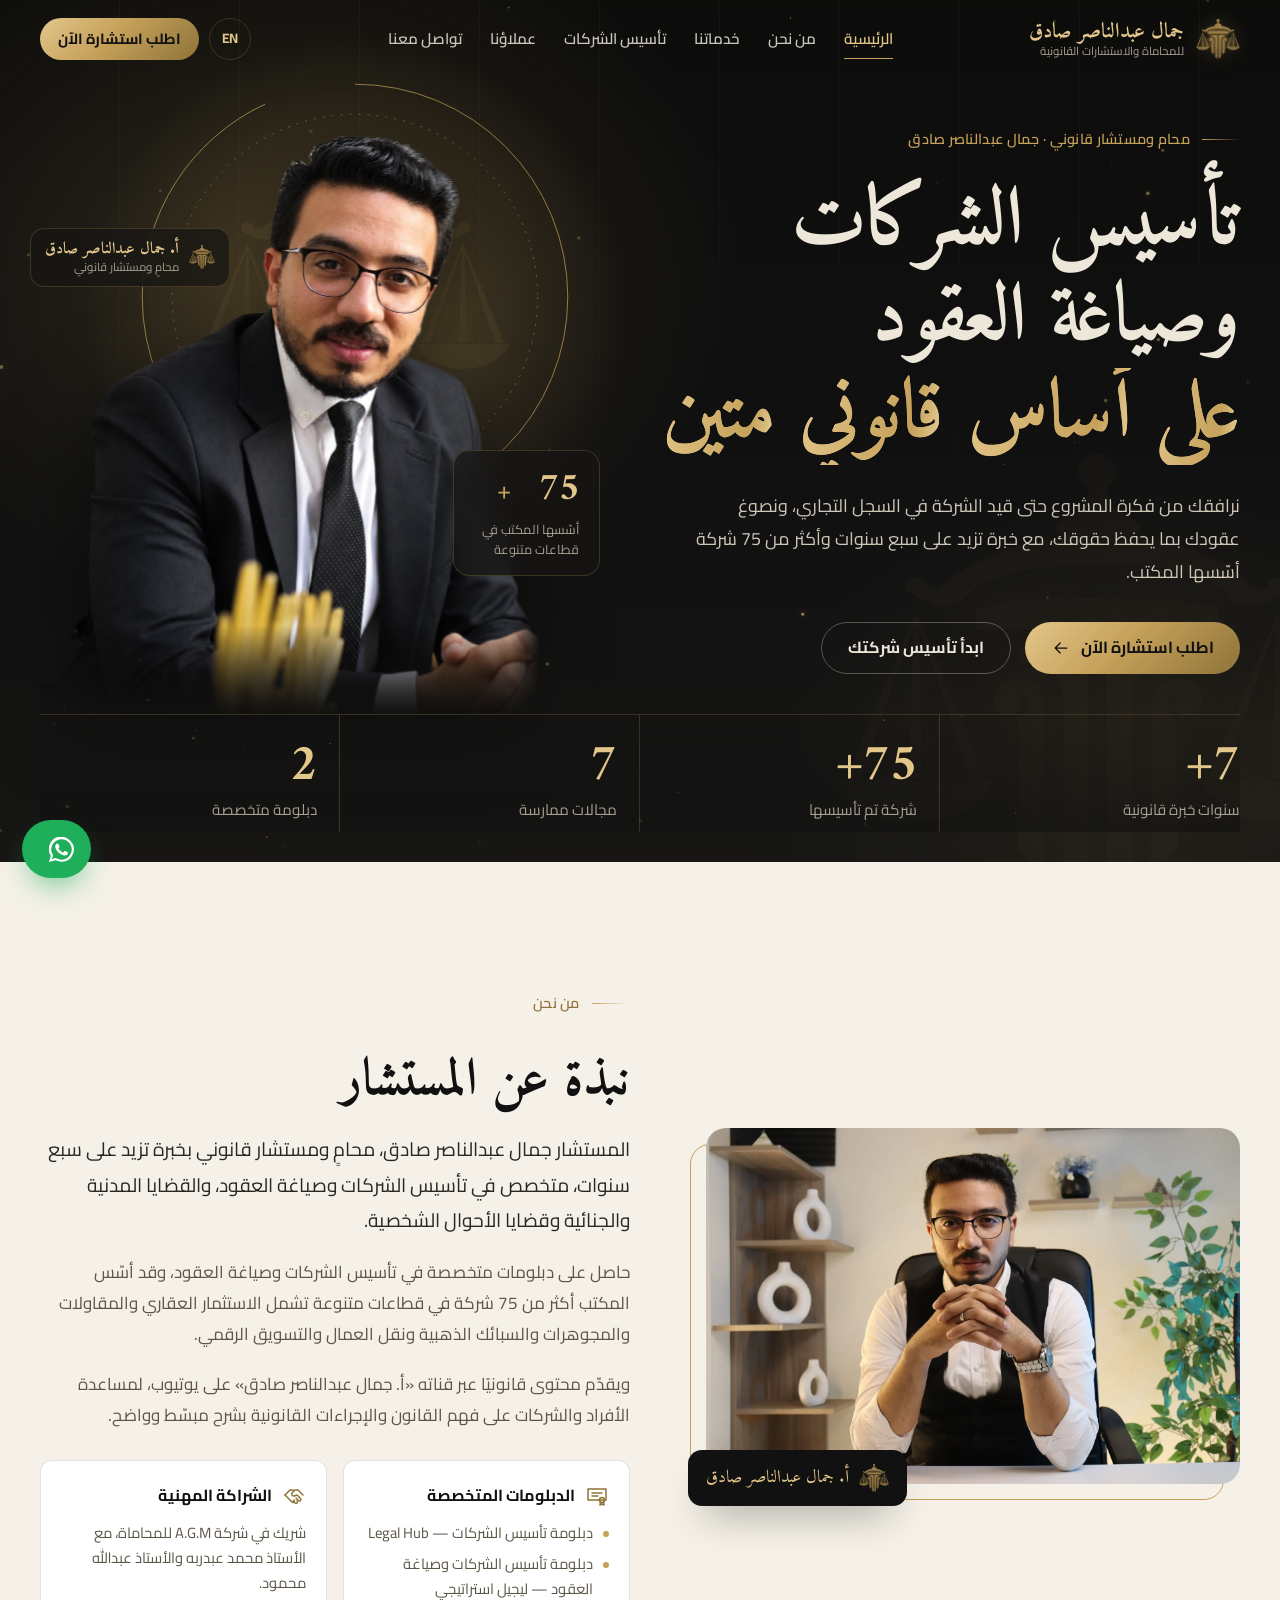
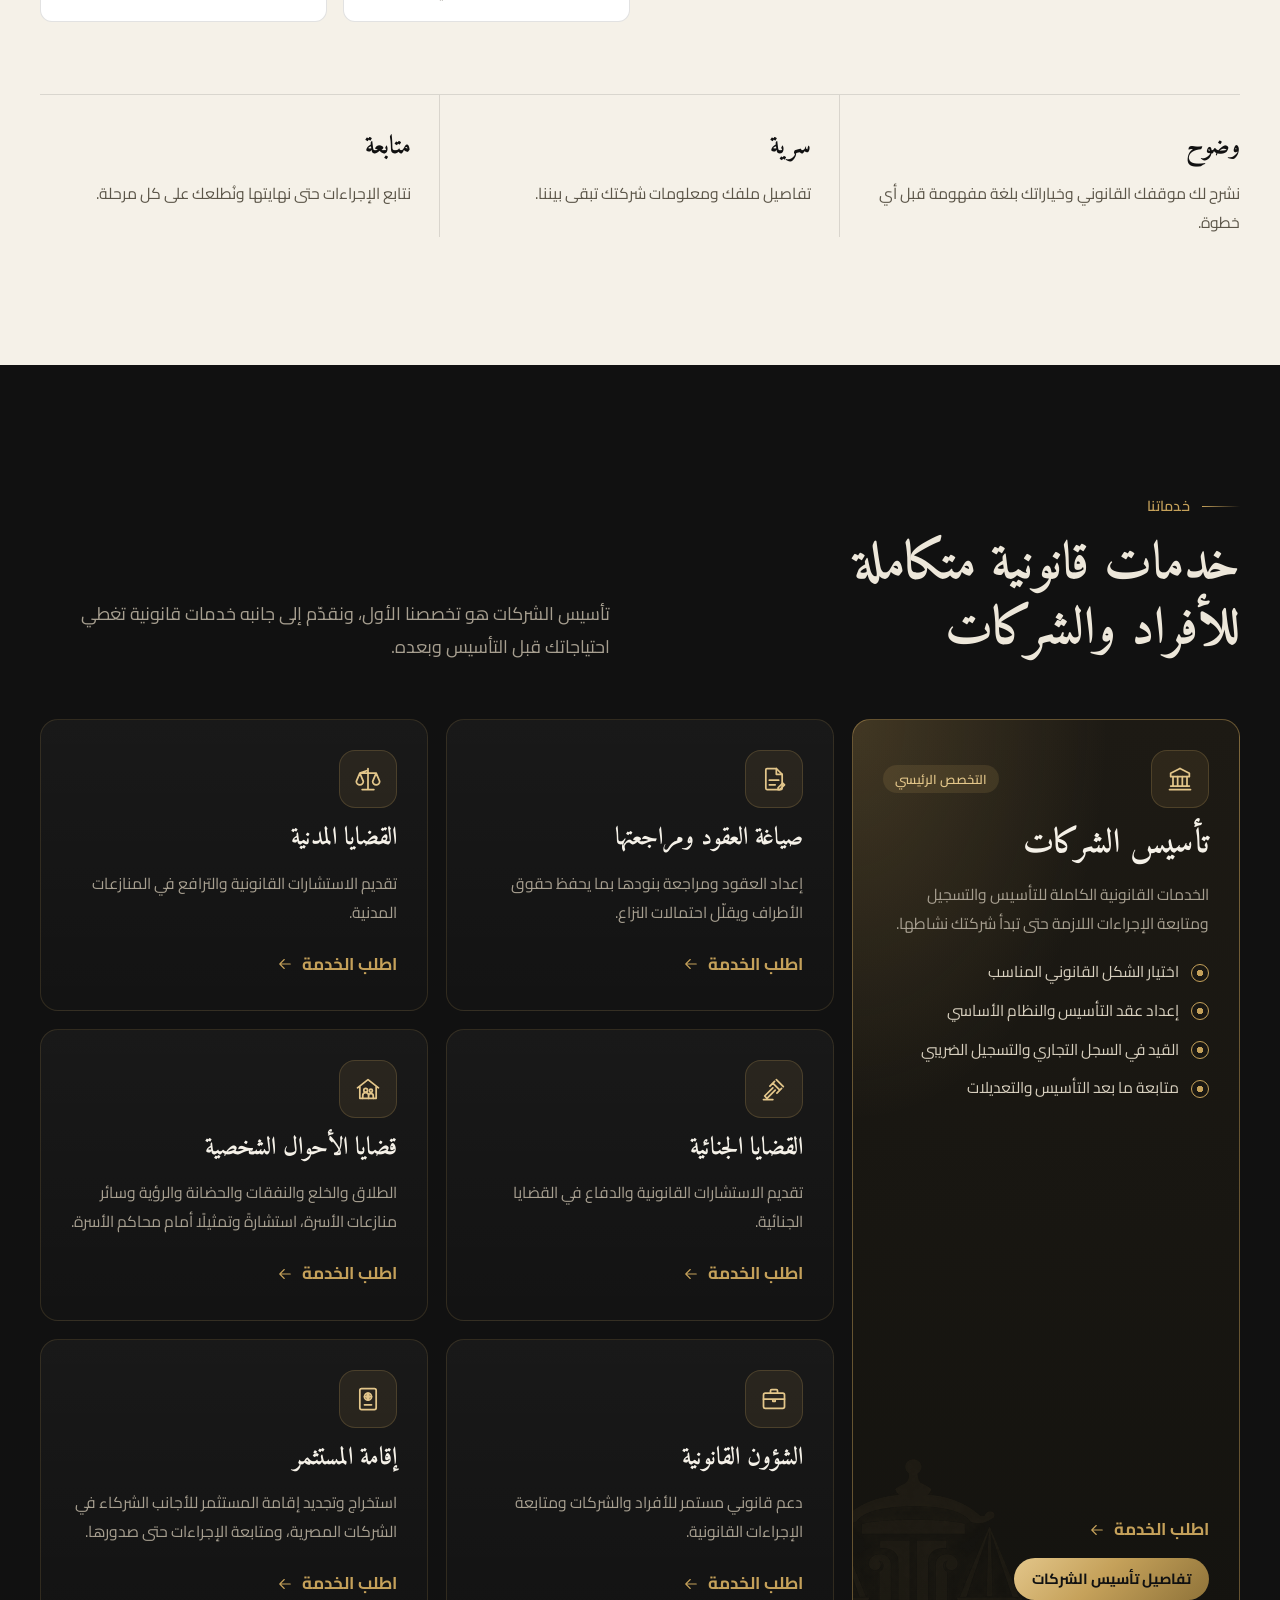
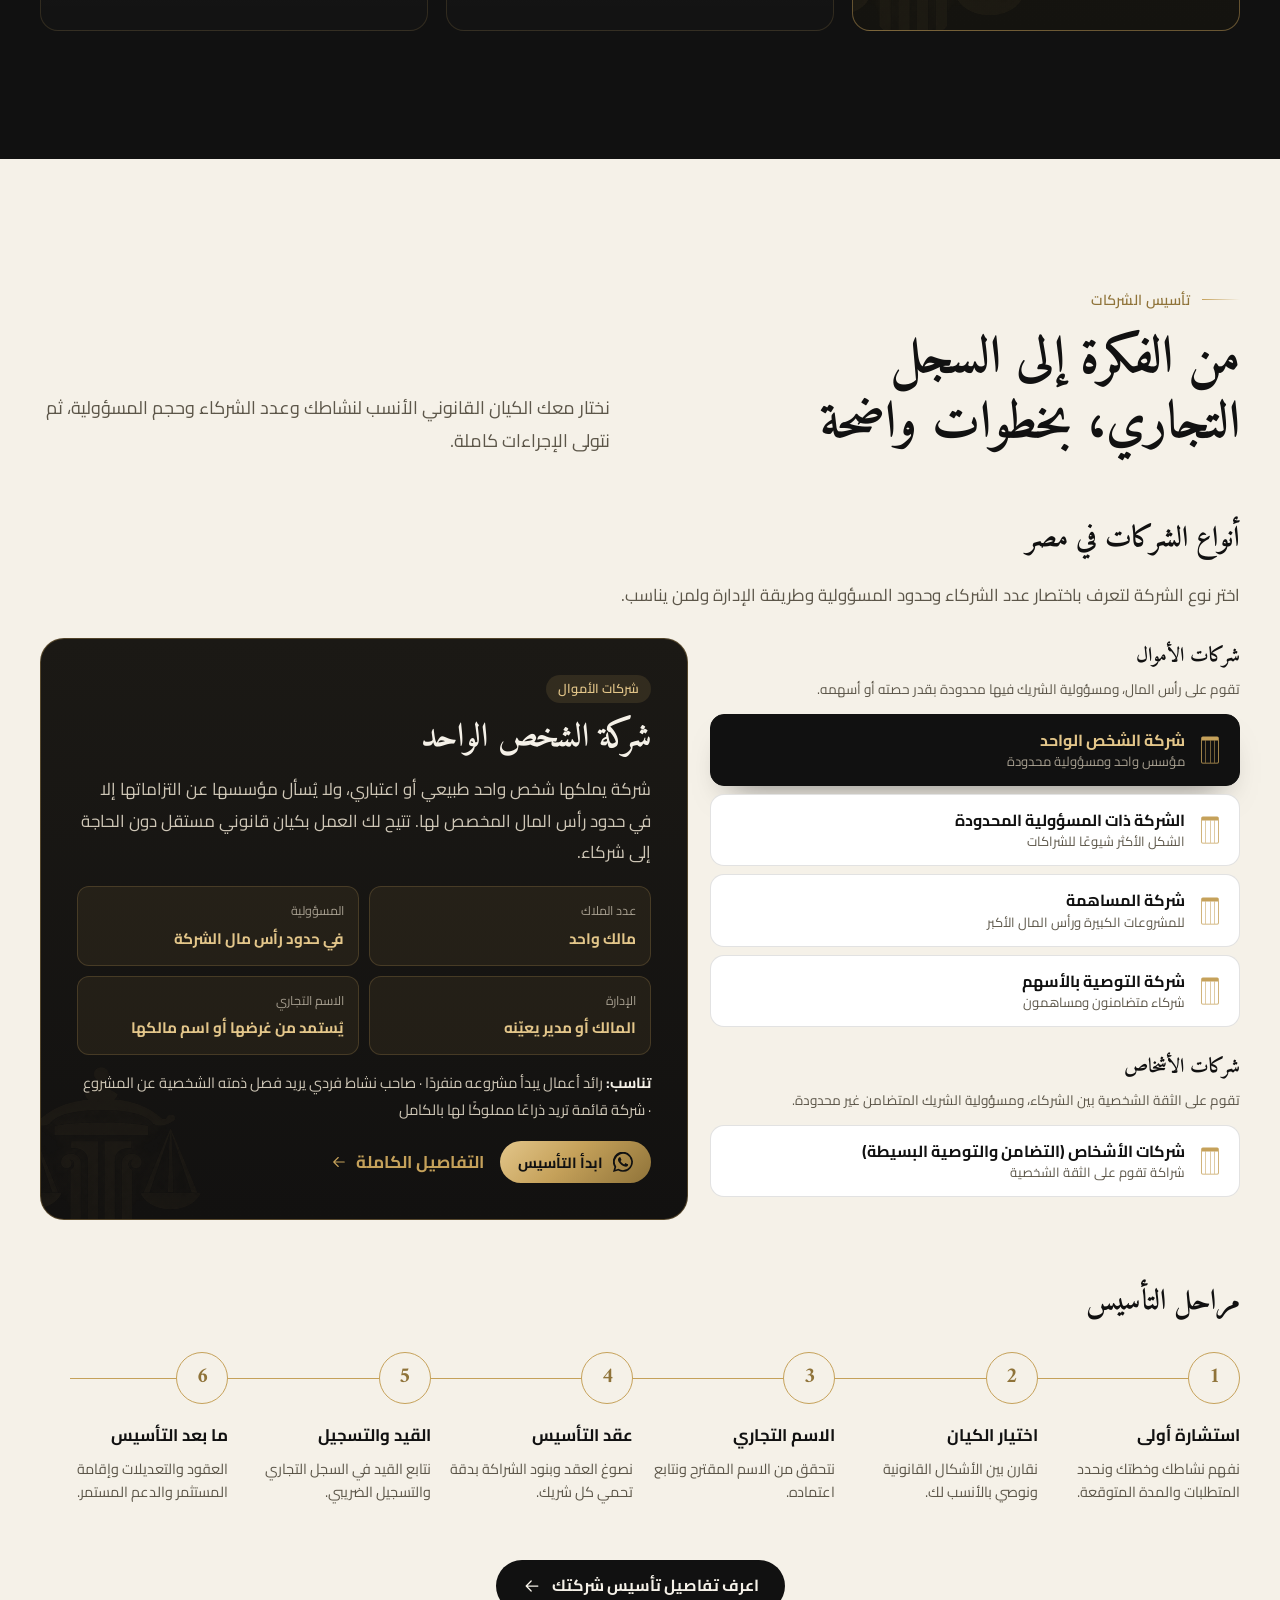
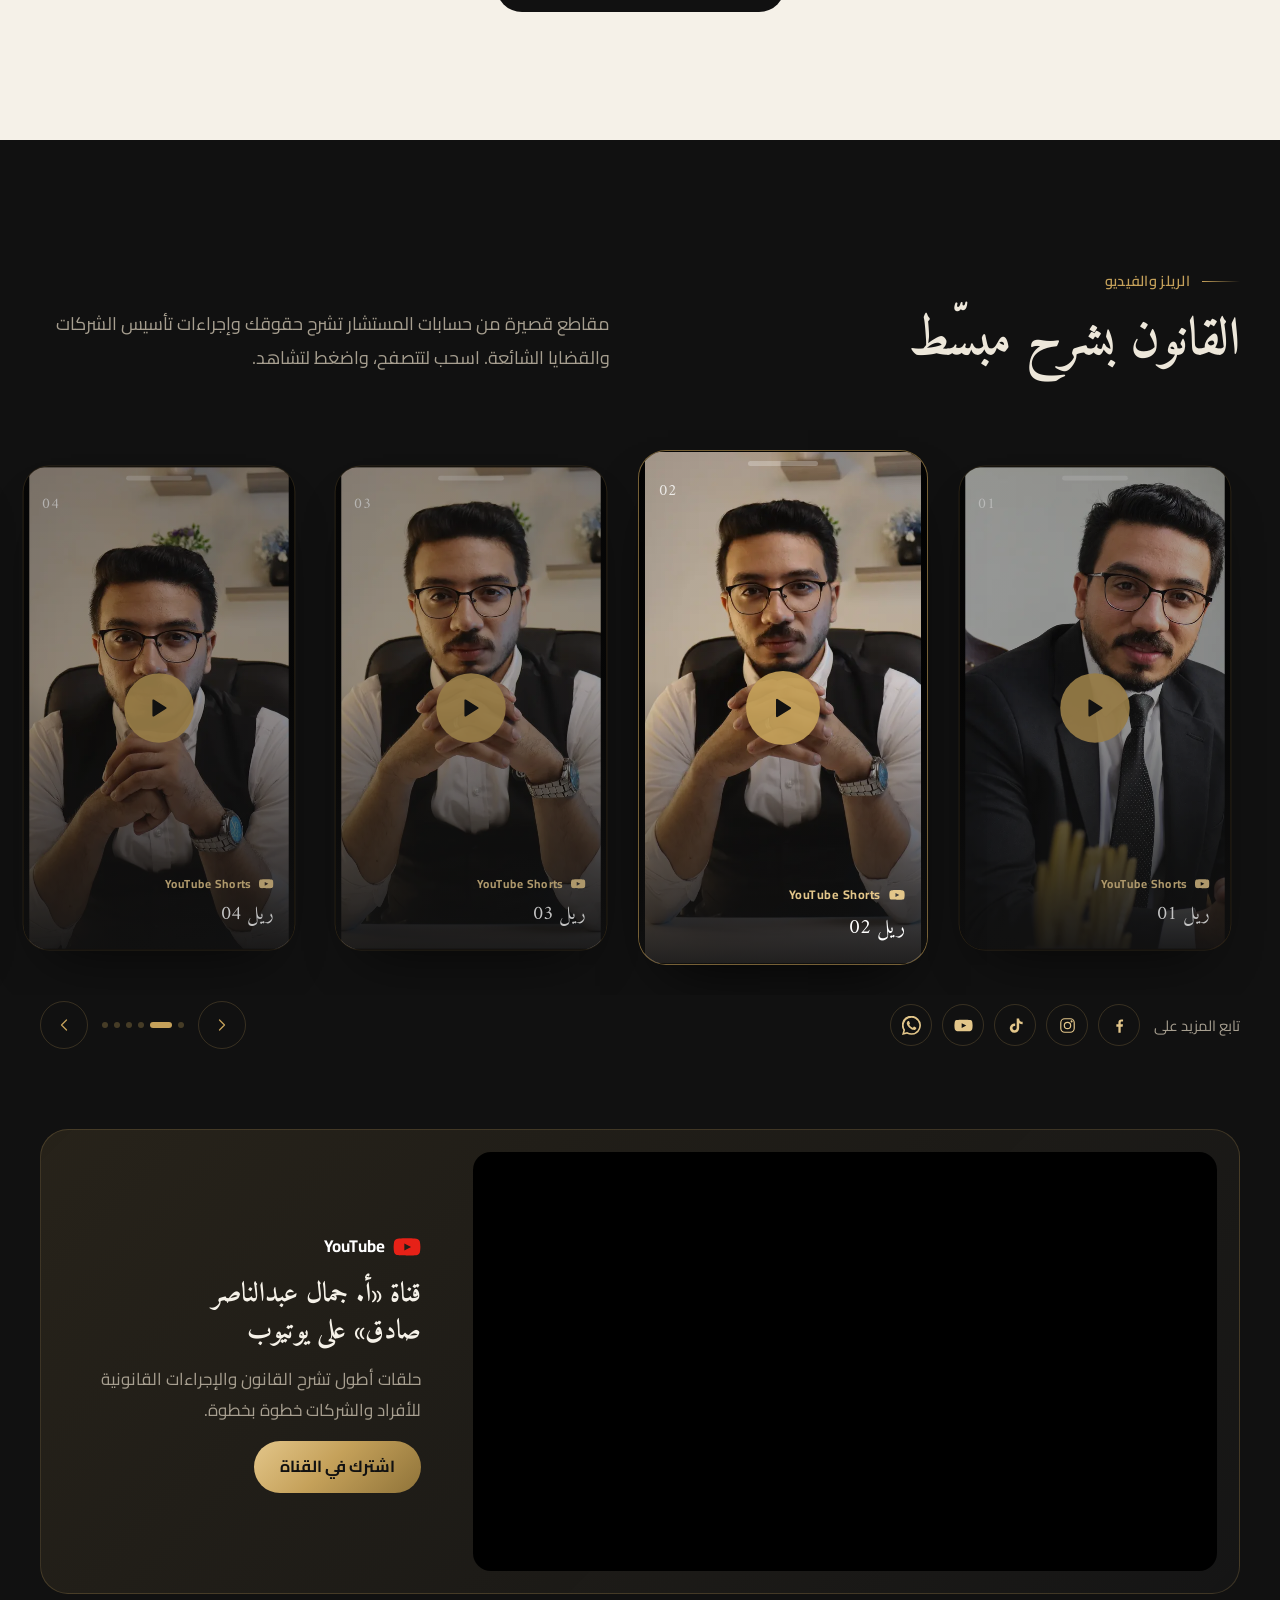
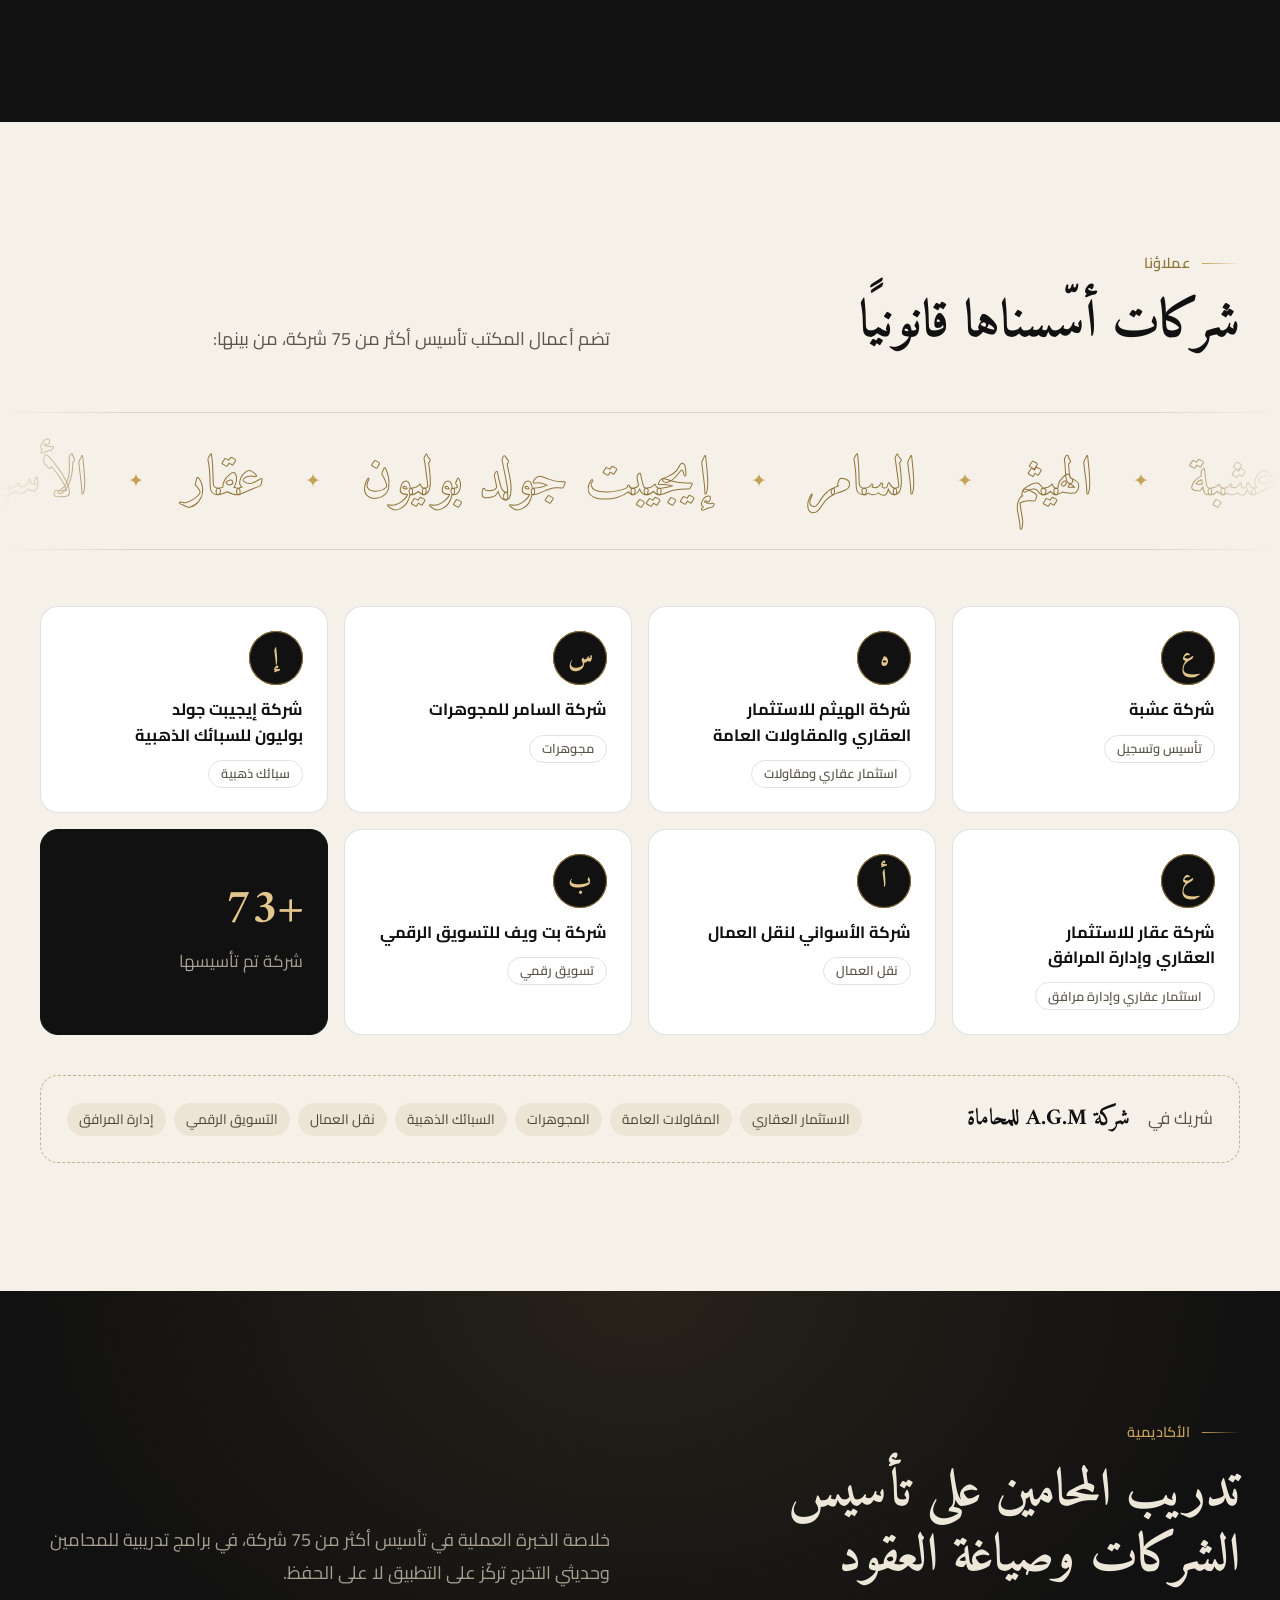
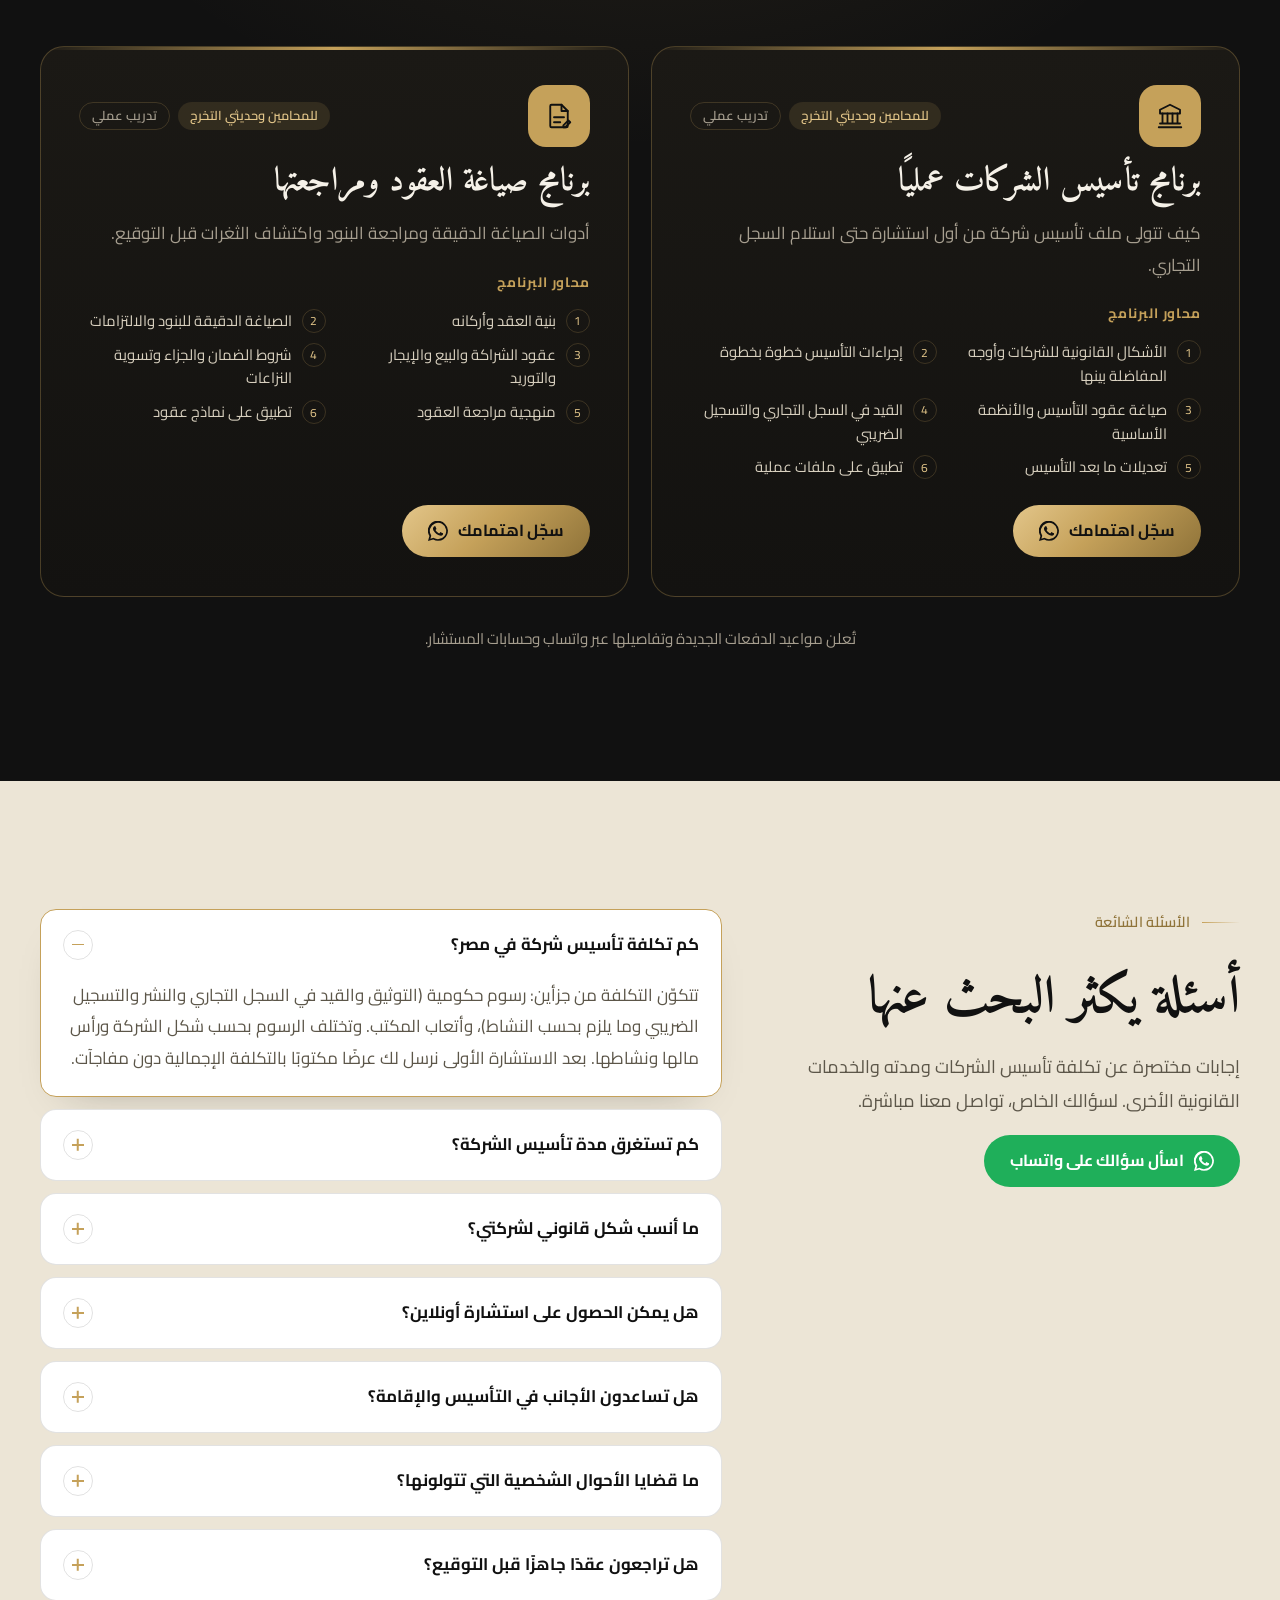
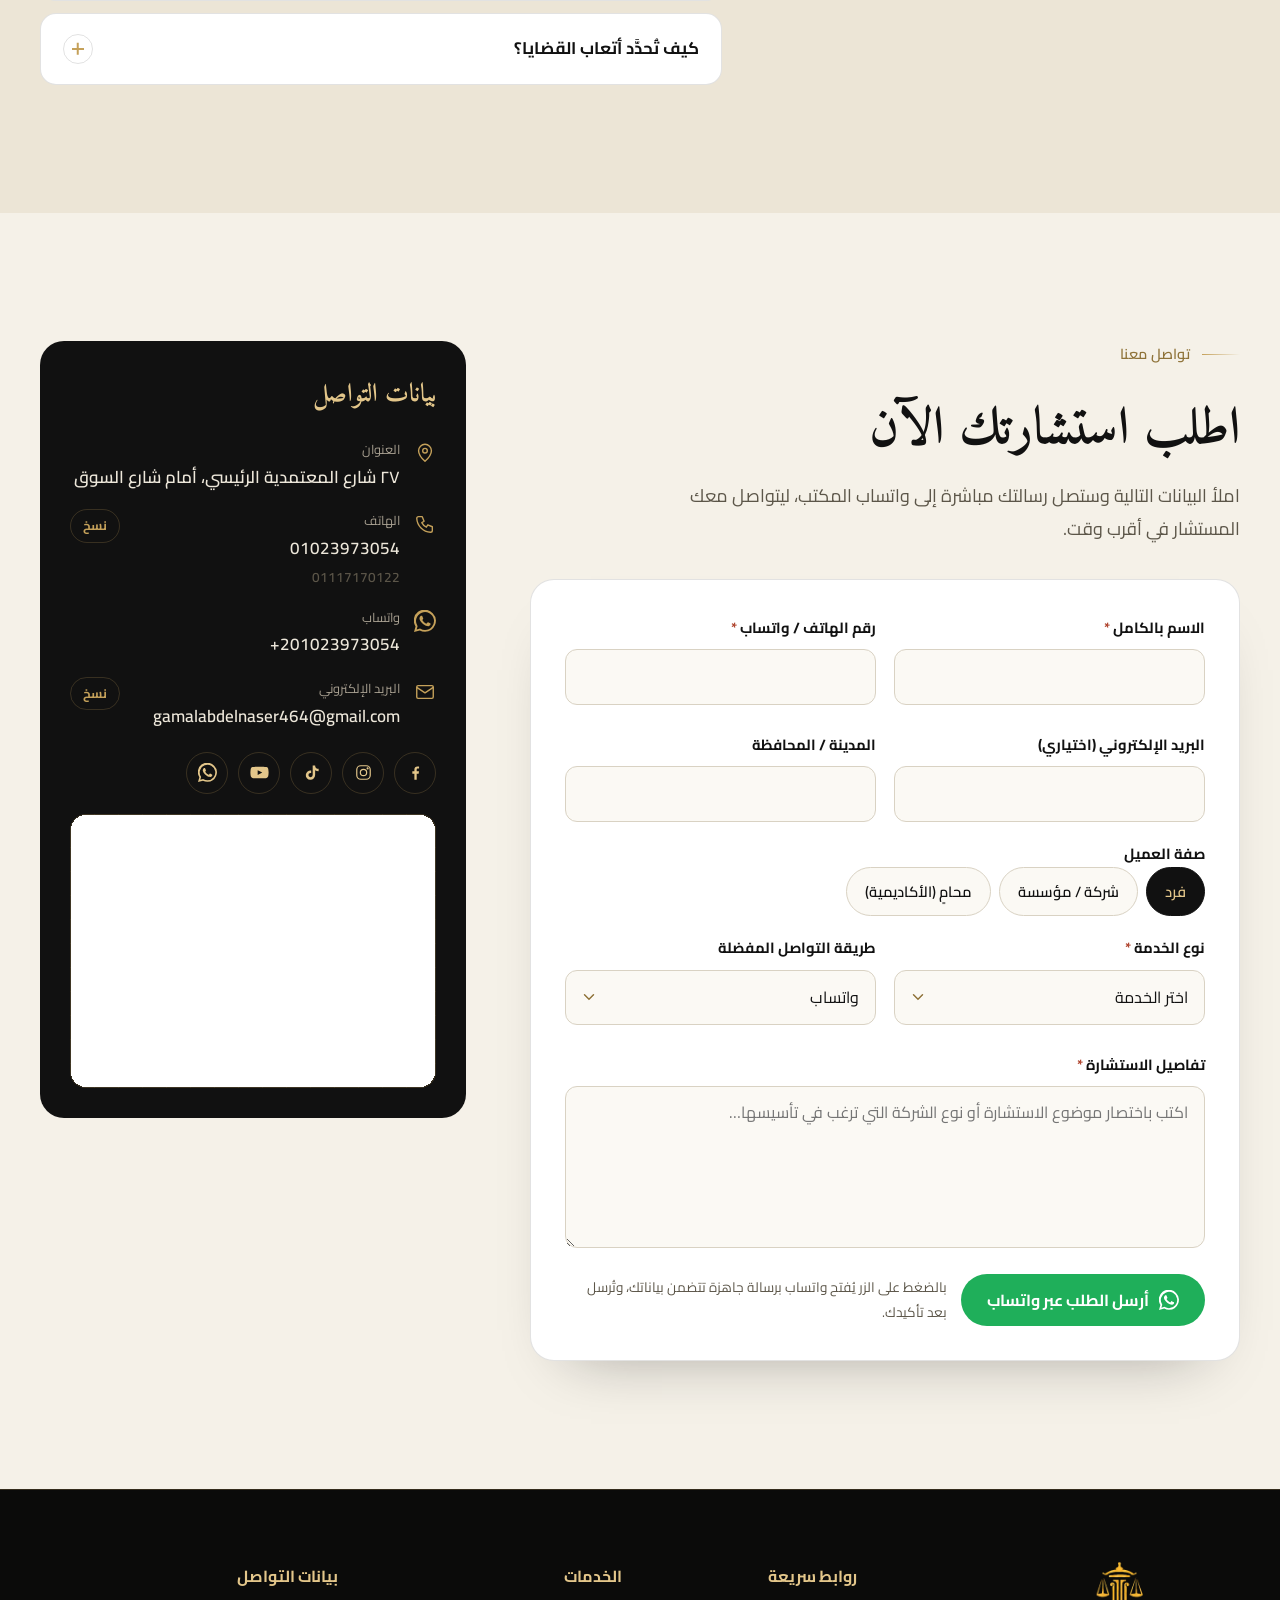
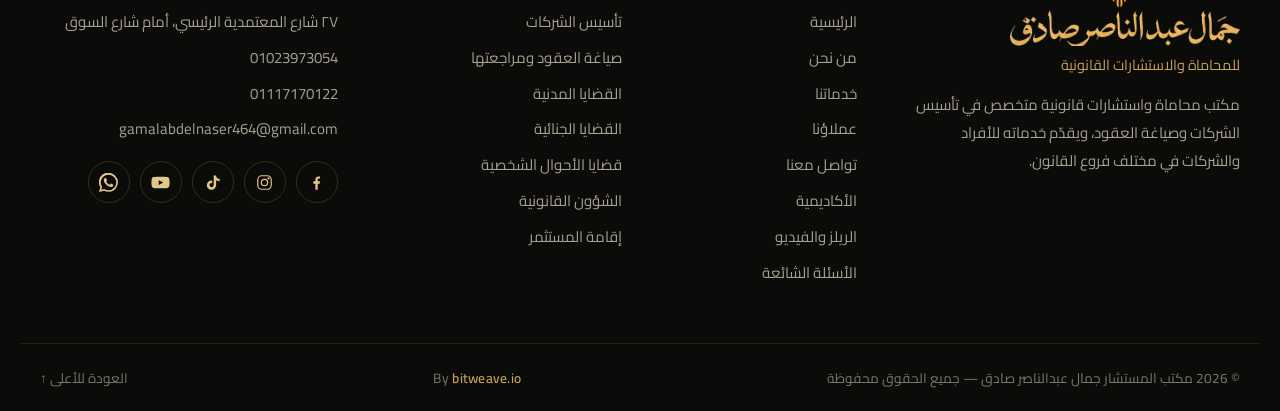
<file: index.html>
<!doctype html>
<html lang="ar" dir="rtl">
<head>
<meta charset="utf-8">
<meta name="viewport" content="width=device-width, initial-scale=1, viewport-fit=cover">
<title>مكتب المستشار جمال عبدالناصر صادق | تأسيس الشركات وصياغة العقود في مصر</title>
<meta name="claude:viewport-fit-sides" content="cover">
<meta name="description" content="مكتب المستشار جمال عبدالناصر صادق للمحاماة والاستشارات القانونية: تأسيس الشركات وتسجيلها، صياغة العقود ومراجعتها، القضايا المدنية والجنائية والأحوال الشخصية وإقامة المستثمر. خبرة +7 سنوات وتأسيس +75 شركة.">
<meta name="keywords" content="تأسيس الشركات, تأسيس شركة في مصر, محامي تأسيس شركات, صياغة العقود, مراجعة العقود, محامي قضايا مدنية, محامي أحوال شخصية, إقامة مستثمر في مصر, استشارة قانونية, جمال عبدالناصر صادق"><meta name="author" content="مكتب المستشار جمال عبدالناصر صادق">
<meta name="robots" content="index, follow, max-image-preview:large">
<meta name="theme-color" content="#111111">
<link rel="canonical" href="https://zezo584.github.io/gamal-sadek-law/">
<link rel="alternate" hreflang="ar" href="https://zezo584.github.io/gamal-sadek-law/">
<link rel="alternate" hreflang="en" href="https://zezo584.github.io/gamal-sadek-law/en/">
<link rel="alternate" hreflang="x-default" href="https://zezo584.github.io/gamal-sadek-law/">
<meta property="og:type" content="website">
<meta property="og:site_name" content="مكتب المستشار جمال عبدالناصر صادق">
<meta property="og:title" content="مكتب المستشار جمال عبدالناصر صادق | تأسيس الشركات وصياغة العقود في مصر">
<meta property="og:description" content="مكتب المستشار جمال عبدالناصر صادق للمحاماة والاستشارات القانونية: تأسيس الشركات وتسجيلها، صياغة العقود ومراجعتها، القضايا المدنية والجنائية والأحوال الشخصية وإقامة المستثمر. خبرة +7 سنوات وتأسيس +75 شركة.">
<meta property="og:url" content="https://zezo584.github.io/gamal-sadek-law/">
<meta property="og:image" content="https://zezo584.github.io/gamal-sadek-law/assets/img/og-image.jpg">
<meta property="og:image:width" content="1200">
<meta property="og:image:height" content="630">
<meta property="og:locale" content="ar_EG">
<meta property="og:locale:alternate" content="en_US">
<meta name="twitter:card" content="summary_large_image">
<meta name="twitter:title" content="مكتب المستشار جمال عبدالناصر صادق | تأسيس الشركات وصياغة العقود في مصر">
<meta name="twitter:description" content="مكتب المستشار جمال عبدالناصر صادق للمحاماة والاستشارات القانونية: تأسيس الشركات وتسجيلها، صياغة العقود ومراجعتها، القضايا المدنية والجنائية والأحوال الشخصية وإقامة المستثمر. خبرة +7 سنوات وتأسيس +75 شركة.">
<meta name="twitter:image" content="https://zezo584.github.io/gamal-sadek-law/assets/img/og-image.jpg">
<link rel="icon" type="image/png" sizes="32x32" href="assets/img/icon-32.png">
<link rel="apple-touch-icon" href="assets/img/icon-180.png">
<link rel="manifest" href="site.webmanifest">
<script>document.documentElement.classList.add("js");setTimeout(function(){if(!window.__siteReady){document.documentElement.classList.remove("js")}},3500)</script>
<link rel="preconnect" href="https://fonts.googleapis.com">
<link rel="preconnect" href="https://fonts.gstatic.com" crossorigin>
<link rel="stylesheet" href="https://fonts.googleapis.com/css2?family=Amiri:wght@400;700&family=Cairo:wght@400;500;600;700&family=Cormorant+Garamond:wght@500;600;700&display=swap">
<link rel="stylesheet" href="assets/css/style.css">
<script type="application/ld+json">{"@context": "https://schema.org", "@graph": [{"@type": ["LegalService", "Attorney"], "@id": "https://zezo584.github.io/gamal-sadek-law/#organization", "name": "مكتب المستشار جمال عبدالناصر صادق", "alternateName": ["مكتب المستشار جمال عبدالناصر صادق", "Counselor Gamal Abdel Nasser Sadek Law Office"], "description": "مكتب المستشار جمال عبدالناصر صادق للمحاماة والاستشارات القانونية: تأسيس الشركات وتسجيلها، صياغة العقود ومراجعتها، القضايا المدنية والجنائية والأحوال الشخصية وإقامة المستثمر. خبرة +7 سنوات وتأسيس +75 شركة.", "url": "https://zezo584.github.io/gamal-sadek-law/", "logo": "https://zezo584.github.io/gamal-sadek-law/assets/img/icon-512.png", "image": "https://zezo584.github.io/gamal-sadek-law/assets/img/og-image.jpg", "telephone": ["+201023973054", "+201117170122"], "email": "gamalabdelnaser464@gmail.com", "address": {"@type": "PostalAddress", "streetAddress": "٢٧ شارع المعتمدية الرئيسي، أمام شارع السوق", "addressCountry": "EG"}, "areaServed": {"@type": "Country", "name": "Egypt"}, "founder": {"@id": "https://zezo584.github.io/gamal-sadek-law/#gamal"}, "employee": {"@id": "https://zezo584.github.io/gamal-sadek-law/#gamal"}, "sameAs": ["https://www.facebook.com/YourAdvisor2021", "https://www.instagram.com/gamalabdelnassersadeq/", "https://www.tiktok.com/@gamalabdelnassersadeq", "https://www.youtube.com/@gamalabdelnassersadeq"], "knowsLanguage": ["ar", "en"], "hasOfferCatalog": {"@type": "OfferCatalog", "name": "خدماتنا", "itemListElement": [{"@type": "Offer", "itemOffered": {"@type": "Service", "name": "تأسيس الشركات", "description": "الخدمات القانونية الكاملة للتأسيس والتسجيل ومتابعة الإجراءات اللازمة حتى تبدأ شركتك نشاطها."}}, {"@type": "Offer", "itemOffered": {"@type": "Service", "name": "صياغة العقود ومراجعتها", "description": "إعداد العقود ومراجعة بنودها بما يحفظ حقوق الأطراف ويقلّل احتمالات النزاع."}}, {"@type": "Offer", "itemOffered": {"@type": "Service", "name": "القضايا المدنية", "description": "تقديم الاستشارات القانونية والترافع في المنازعات المدنية."}}, {"@type": "Offer", "itemOffered": {"@type": "Service", "name": "القضايا الجنائية", "description": "تقديم الاستشارات القانونية والدفاع في القضايا الجنائية."}}, {"@type": "Offer", "itemOffered": {"@type": "Service", "name": "قضايا الأحوال الشخصية", "description": "الطلاق والخلع والنفقات والحضانة والرؤية وسائر منازعات الأسرة، استشارةً وتمثيلًا أمام محاكم الأسرة."}}, {"@type": "Offer", "itemOffered": {"@type": "Service", "name": "الشؤون القانونية", "description": "دعم قانوني مستمر للأفراد والشركات ومتابعة الإجراءات القانونية."}}, {"@type": "Offer", "itemOffered": {"@type": "Service", "name": "إقامة المستثمر", "description": "استخراج وتجديد إقامة المستثمر للأجانب الشركاء في الشركات المصرية، ومتابعة الإجراءات حتى صدورها."}}]}, "contactPoint": {"@type": "ContactPoint", "telephone": "+201023973054", "contactType": "customer service", "availableLanguage": ["Arabic", "English"]}}, {"@type": "Person", "@id": "https://zezo584.github.io/gamal-sadek-law/#gamal", "name": "جمال عبدالناصر صادق", "alternateName": ["Gamal Abdel Nasser Sadek", "جمال عبدالناصر صادق"], "jobTitle": "محامٍ ومستشار قانوني", "image": "https://zezo584.github.io/gamal-sadek-law/assets/img/gamal-portrait.jpg", "worksFor": {"@id": "https://zezo584.github.io/gamal-sadek-law/#organization"}, "knowsAbout": ["Company formation", "Contract drafting", "Civil law", "Criminal law", "Family law"], "hasCredential": [{"@type": "EducationalOccupationalCredential", "name": "دبلومة تأسيس الشركات — Legal Hub"}, {"@type": "EducationalOccupationalCredential", "name": "دبلومة تأسيس الشركات وصياغة العقود — ليجيل استراتيجي"}], "sameAs": ["https://www.facebook.com/YourAdvisor2021", "https://www.instagram.com/gamalabdelnassersadeq/", "https://www.tiktok.com/@gamalabdelnassersadeq", "https://www.youtube.com/@gamalabdelnassersadeq"]}, {"@type": "WebSite", "@id": "https://zezo584.github.io/gamal-sadek-law/#website", "url": "https://zezo584.github.io/gamal-sadek-law/", "name": "مكتب المستشار جمال عبدالناصر صادق", "inLanguage": ["ar", "en"], "publisher": {"@id": "https://zezo584.github.io/gamal-sadek-law/#organization"}}, {"@type": "WebPage", "@id": "https://zezo584.github.io/gamal-sadek-law/#webpage", "url": "https://zezo584.github.io/gamal-sadek-law/", "name": "مكتب المستشار جمال عبدالناصر صادق | تأسيس الشركات وصياغة العقود في مصر", "inLanguage": "ar", "isPartOf": {"@id": "https://zezo584.github.io/gamal-sadek-law/#website"}, "about": {"@id": "https://zezo584.github.io/gamal-sadek-law/#organization"}}, {"@type": "Course", "name": "برنامج تأسيس الشركات عمليًا", "description": "كيف تتولى ملف تأسيس شركة من أول استشارة حتى استلام السجل التجاري.", "inLanguage": "ar", "provider": {"@id": "https://zezo584.github.io/gamal-sadek-law/#organization"}, "teaches": ["الأشكال القانونية للشركات وأوجه المفاضلة بينها", "إجراءات التأسيس خطوة بخطوة", "صياغة عقود التأسيس والأنظمة الأساسية", "القيد في السجل التجاري والتسجيل الضريبي", "تعديلات ما بعد التأسيس", "تطبيق على ملفات عملية"]}, {"@type": "Course", "name": "برنامج صياغة العقود ومراجعتها", "description": "أدوات الصياغة الدقيقة ومراجعة البنود واكتشاف الثغرات قبل التوقيع.", "inLanguage": "ar", "provider": {"@id": "https://zezo584.github.io/gamal-sadek-law/#organization"}, "teaches": ["بنية العقد وأركانه", "الصياغة الدقيقة للبنود والالتزامات", "عقود الشراكة والبيع والإيجار والتوريد", "شروط الضمان والجزاء وتسوية النزاعات", "منهجية مراجعة العقود", "تطبيق على نماذج عقود"]}, {"@type": "FAQPage", "mainEntity": [{"@type": "Question", "name": "كم تكلفة تأسيس شركة في مصر؟", "acceptedAnswer": {"@type": "Answer", "text": "تتكوّن التكلفة من جزأين: رسوم حكومية (التوثيق والقيد في السجل التجاري والنشر والتسجيل الضريبي وما يلزم بحسب النشاط)، وأتعاب المكتب. وتختلف الرسوم بحسب شكل الشركة ورأس مالها ونشاطها. بعد الاستشارة الأولى نرسل لك عرضًا مكتوبًا بالتكلفة الإجمالية دون مفاجآت."}}, {"@type": "Question", "name": "كم تستغرق مدة تأسيس الشركة؟", "acceptedAnswer": {"@type": "Answer", "text": "تبدأ المدة الفعلية من اكتمال المستندات واعتماد الاسم التجاري. الشركات ذات الأنشطة العادية تُنهى أسرع، أما الأنشطة التي تحتاج موافقات من جهات مختصة فتأخذ وقتًا أطول. نحدد لك جدولًا زمنيًا واضحًا قبل البدء ونتابعه معك خطوة بخطوة."}}, {"@type": "Question", "name": "ما أنسب شكل قانوني لشركتي؟", "acceptedAnswer": {"@type": "Answer", "text": "يتوقف ذلك على عدد الشركاء وحجم رأس المال ومدى المسؤولية التي تقبلها وخطة التوسع. شركة الشخص الواحد تناسب المؤسس المنفرد، وذات المسؤولية المحدودة تناسب أغلب الشراكات الصغيرة والمتوسطة، والمساهمة تناسب المشروعات الأكبر."}}, {"@type": "Question", "name": "هل يمكن الحصول على استشارة أونلاين؟", "acceptedAnswer": {"@type": "Answer", "text": "نعم. يمكنك إرسال طلبك عبر نموذج الاستشارة أو واتساب، ونحدد معك موعد مكالمة أو زيارة للمكتب حسب ما يناسبك."}}, {"@type": "Question", "name": "هل تساعدون الأجانب في التأسيس والإقامة؟", "acceptedAnswer": {"@type": "Answer", "text": "نعم. نتولى تأسيس الشركة للشركاء الأجانب، ثم نتابع إجراءات استخراج إقامة المستثمر وتجديدها."}}, {"@type": "Question", "name": "ما قضايا الأحوال الشخصية التي تتولونها؟", "acceptedAnswer": {"@type": "Answer", "text": "قضايا الطلاق والخلع والنفقات والحضانة والرؤية وسائر منازعات الأسرة، استشارةً وتمثيلًا أمام محاكم الأسرة."}}, {"@type": "Question", "name": "هل تراجعون عقدًا جاهزًا قبل التوقيع؟", "acceptedAnswer": {"@type": "Answer", "text": "نعم. نراجع بنود العقد ونوضح لك المخاطر والثغرات ونقترح صياغات بديلة تحفظ حقك قبل التوقيع."}}, {"@type": "Question", "name": "كيف تُحدَّد أتعاب القضايا؟", "acceptedAnswer": {"@type": "Answer", "text": "تُحدَّد الأتعاب بحسب نوع القضية ومرحلتها والجهد المتوقع، ويتم الاتفاق عليها كتابةً قبل البدء."}}]}]}</script>
</head>
<body class="page-home">
<a class="skip" href="#main">تخطَّ إلى المحتوى</a>
<div class="progress" aria-hidden="true"><span></span></div>
<div class="loader" aria-hidden="true">
  <img src="assets/img/mark-gold.webp" alt="" width="120" height="110">
  <span class="loader-line"><i></i></span>
</div>
<header class="site-header" id="top">
  <div class="wrap header-in">
    <a class="brand" href="index.html" aria-label="مكتب المستشار جمال عبدالناصر صادق">
      <img src="assets/img/mark-gold.webp" alt="" width="44" height="40">
      <span class="brand-text"><b>جمال عبدالناصر صادق</b><small>للمحاماة والاستشارات القانونية</small></span>
    </a>
    <nav class="nav" aria-label="القائمة">
      <ul>
        <li><a href="#home" data-nav="home">الرئيسية</a></li>
        <li><a href="#about" data-nav="about">من نحن</a></li>
        <li><a href="#services" data-nav="services">خدماتنا</a></li>
<li><a href="company-formation/index.html" class="">تأسيس الشركات</a></li>        <li><a href="#clients" data-nav="clients">عملاؤنا</a></li>
        <li><a href="#contact" data-nav="contact">تواصل معنا</a></li>
      </ul>
    </nav>
    <div class="header-actions">
      <a class="lang" href="en/index.html" hreflang="en" lang="en" title="English">EN</a>
      <a class="btn btn-gold btn-sm header-cta" href="#contact" data-magnetic><span>اطلب استشارة الآن</span></a>
      <button class="burger" type="button" aria-expanded="false" aria-controls="drawer" aria-label="القائمة"><i></i><i></i><i></i></button>
    </div>
  </div>
</header>
<div class="drawer" id="drawer" hidden>
  <nav aria-label="القائمة">
    <a href="#home" style="--i:1">الرئيسية</a>
    <a href="#about" style="--i:2">من نحن</a>
    <a href="#services" style="--i:3">خدماتنا</a>
<a href="company-formation/index.html" style="--i:3">تأسيس الشركات</a>    <a href="#clients" style="--i:4">عملاؤنا</a>
    <a href="#contact" style="--i:5">تواصل معنا</a>
<a class="sub" href="#academy">الأكاديمية</a><a class="sub" href="#media">الريلز والفيديو</a><a class="sub" href="#faq">الأسئلة الشائعة</a>  </nav>
  <a class="btn btn-gold" href="#contact">اطلب استشارة الآن</a>
  <a class="drawer-lang" href="en/index.html" lang="en">English</a>
</div>
<main id="main">
<!-- ============ HERO ============ -->
<section class="hero" id="home" aria-labelledby="hero-title">
  <canvas class="hero-dust" aria-hidden="true"></canvas>
  <img class="hero-watermark" src="assets/img/mark-gold.webp" alt="" aria-hidden="true" width="360" height="330">
  <div class="wrap hero-grid">
    <div class="hero-copy">
      <p class="eyebrow" data-reveal><span class="rule"></span>محامٍ ومستشار قانوني · جمال عبدالناصر صادق</p>
      <h1 id="hero-title" class="hero-title">
        <span class="line" data-split>تأسيس الشركات</span>
        <span class="line" data-split>وصياغة العقود</span>
        <span class="line gold" data-split>على أساسٍ قانوني متين</span>
      </h1>
      <p class="hero-lead" data-reveal style="--d:.5s">نرافقك من فكرة المشروع حتى قيد الشركة في السجل التجاري، ونصوغ عقودك بما يحفظ حقوقك، مع خبرة تزيد على سبع سنوات وأكثر من 75 شركة أسّسها المكتب.</p>
      <div class="hero-actions" data-reveal style="--d:.65s">
        <a class="btn btn-gold" href="#contact" data-magnetic><span>اطلب استشارة الآن</span><svg viewBox="0 0 24 24" fill="none" stroke="currentColor" stroke-width="1.5" stroke-linecap="round" stroke-linejoin="round" aria-hidden="true" class="ico-arrow"><path d="M5 12h14M13 6l6 6-6 6"/></svg></a>
        <a class="btn btn-ghost" href="company-formation/index.html"><span>ابدأ تأسيس شركتك</span></a>
      </div>
    </div>
    <div class="hero-visual" data-reveal="zoom" style="--d:.3s">
      <div class="hero-halo" aria-hidden="true">
        <span class="halo-glow"></span>
        <svg class="halo-rings" viewBox="0 0 400 400"><circle class="ring-a" cx="200" cy="200" r="198" pathLength="1"/><circle class="ring-b" cx="200" cy="200" r="170"/></svg>
        <img class="halo-mark" src="assets/img/mark-gold.webp" alt="" width="360" height="330">
      </div>
      <img class="hero-person" data-tilt src="assets/img/gamal-cutout.webp" alt="المستشار جمال عبدالناصر صادق في مكتبه" width="1000" height="1165" fetchpriority="high">
      <div class="hero-badge glass">
        <b class="count" data-count="75">75</b><span>+</span>
        <small>أسّسها المكتب في قطاعات متنوعة</small>
      </div>
      <div class="hero-sign glass"><img src="assets/img/mark-gold.webp" alt="" width="28" height="26"><span><b>أ. جمال عبدالناصر صادق</b><small>محامٍ ومستشار قانوني</small></span></div>
    </div>
  </div>
  <div class="wrap">
    <ul class="stats" aria-label="من نحن">
      <li data-reveal style="--d:0.1s"><b><span class="count" data-count="7">7</span>+</b><span>سنوات خبرة قانونية</span></li>
      <li data-reveal style="--d:0.2s"><b><span class="count" data-count="75">75</span>+</b><span>شركة تم تأسيسها</span></li>
      <li data-reveal style="--d:0.30000000000000004s"><b><span class="count" data-count="7">7</span></b><span>مجالات ممارسة</span></li>
      <li data-reveal style="--d:0.4s"><b><span class="count" data-count="2">2</span></b><span>دبلومة متخصصة</span></li>
    </ul>
  </div>
</section>
<!-- ============ ABOUT ============ -->
<section class="sec sec-ivory about" id="about" aria-labelledby="about-title">
  <div class="wrap about-grid">
    <figure class="about-photo" data-reveal="left">
      <img src="assets/img/office-1785.webp" alt="المستشار جمال عبدالناصر صادق في مكتبه" width="1600" height="1067" loading="lazy">
      <figcaption><img src="assets/img/mark-gold.webp" alt="" width="34" height="31"><span>أ. جمال عبدالناصر صادق</span></figcaption>
    </figure>
    <div class="about-copy">
      <p class="eyebrow" data-reveal><span class="rule"></span>من نحن</p>
      <h2 id="about-title" class="h2" data-split>نبذة عن المستشار</h2>
      <p class="lead" data-reveal>المستشار جمال عبدالناصر صادق، محامٍ ومستشار قانوني بخبرة تزيد على سبع سنوات، متخصص في تأسيس الشركات وصياغة العقود، والقضايا المدنية والجنائية وقضايا الأحوال الشخصية.</p>
      <p data-reveal>حاصل على دبلومات متخصصة في تأسيس الشركات وصياغة العقود، وقد أسّس المكتب أكثر من 75 شركة في قطاعات متنوعة تشمل الاستثمار العقاري والمقاولات والمجوهرات والسبائك الذهبية ونقل العمال والتسويق الرقمي.</p>
      <p data-reveal>ويقدّم محتوى قانونيًا عبر قناته «أ. جمال عبدالناصر صادق» على يوتيوب، لمساعدة الأفراد والشركات على فهم القانون والإجراءات القانونية بشرح مبسّط وواضح.</p>
      <div class="creds">
        <div class="cred" data-reveal>
          <h3><svg viewBox="0 0 24 24" fill="none" stroke="currentColor" stroke-width="1.5" stroke-linecap="round" stroke-linejoin="round" aria-hidden="true" ><path d="M3 5h18v11H3z"/><path d="M7 9h10M7 12h6"/><circle cx="17" cy="16" r="2.5"/><path d="m15.5 18-.5 3 2-1 2 1-.5-3"/></svg>الدبلومات المتخصصة</h3>
          <ul><li>دبلومة تأسيس الشركات — Legal Hub</li><li>دبلومة تأسيس الشركات وصياغة العقود — ليجيل استراتيجي</li></ul>
        </div>
        <div class="cred" data-reveal style="--d:.1s">
          <h3><svg viewBox="0 0 24 24" fill="none" stroke="currentColor" stroke-width="1.5" stroke-linecap="round" stroke-linejoin="round" aria-hidden="true" ><path d="m11 17 2 2a1.4 1.4 0 0 0 2-2"/><path d="m14 14 2.5 2.5a1.4 1.4 0 0 0 2-2L15 11l-3 1a2 2 0 0 1-2-3l3-3h3l5 5M3 11l5-5h3"/><path d="m3 11 7 7a1.4 1.4 0 0 0 2-2"/></svg>الشراكة المهنية</h3>
          <p>شريك في شركة A.G.M للمحاماة، مع الأستاذ محمد عبدربه والأستاذ عبدالله محمود.</p>
        </div>
      </div>
    </div>
  </div>
  <div class="wrap">
    <ul class="values">
      <li data-reveal style="--d:0.0s"><h3>وضوح</h3><p>نشرح لك موقفك القانوني وخياراتك بلغة مفهومة قبل أي خطوة.</p></li>
      <li data-reveal style="--d:0.1s"><h3>سرية</h3><p>تفاصيل ملفك ومعلومات شركتك تبقى بيننا.</p></li>
      <li data-reveal style="--d:0.2s"><h3>متابعة</h3><p>نتابع الإجراءات حتى نهايتها ونُطلعك على كل مرحلة.</p></li>
    </ul>
  </div>
</section>
<!-- ============ SERVICES ============ -->
<section class="sec sec-dark services" id="services" aria-labelledby="services-title">
  <div class="wrap">
    <div class="sec-head">
      <div>
        <p class="eyebrow" data-reveal><span class="rule"></span>خدماتنا</p>
        <h2 id="services-title" class="h2" data-split>خدمات قانونية متكاملة للأفراد والشركات</h2>
      </div>
      <p class="lead" data-reveal>تأسيس الشركات هو تخصصنا الأول، ونقدّم إلى جانبه خدمات قانونية تغطي احتياجاتك قبل التأسيس وبعده.</p>
    </div>
    <div class="svc-grid">
      <article class="svc svc-feature" data-reveal style="--d:0.0s" data-spot>
        <div class="svc-top">
          <span class="svc-icon"><svg viewBox="0 0 24 24" fill="none" stroke="currentColor" stroke-width="1.5" stroke-linecap="round" stroke-linejoin="round" aria-hidden="true" ><path d="M3 21h18M4 10h16M12 3 4 7v3h16V7z"/><path d="M6 10v8M10 10v8M14 10v8M18 10v8M4 18h16"/></svg></span>
<span class="chip">التخصص الرئيسي</span>        </div>
        <h3>تأسيس الشركات</h3>
        <p>الخدمات القانونية الكاملة للتأسيس والتسجيل ومتابعة الإجراءات اللازمة حتى تبدأ شركتك نشاطها.</p>
<ul class="ticks"><li>اختيار الشكل القانوني المناسب</li><li>إعداد عقد التأسيس والنظام الأساسي</li><li>القيد في السجل التجاري والتسجيل الضريبي</li><li>متابعة ما بعد التأسيس والتعديلات</li></ul>        <div class="svc-actions">
          <a class="link-arrow" href="#contact" data-service="تأسيس الشركات">اطلب الخدمة<svg viewBox="0 0 24 24" fill="none" stroke="currentColor" stroke-width="1.5" stroke-linecap="round" stroke-linejoin="round" aria-hidden="true" class="ico-arrow"><path d="M5 12h14M13 6l6 6-6 6"/></svg></a>
<a class="btn btn-gold btn-sm" href="company-formation/index.html"><span>تفاصيل تأسيس الشركات</span></a>        </div>
      </article>
      <article class="svc " data-reveal style="--d:0.07s" data-spot>
        <div class="svc-top">
          <span class="svc-icon"><svg viewBox="0 0 24 24" fill="none" stroke="currentColor" stroke-width="1.5" stroke-linecap="round" stroke-linejoin="round" aria-hidden="true" ><path d="M14 3H6a1 1 0 0 0-1 1v16a1 1 0 0 0 1 1h12a1 1 0 0 0 1-1V8z"/><path d="M14 3v5h5M8 13h8M8 17h5"/><path d="m15.5 19.5 4-4 1.5 1.5-4 4H15.5z"/></svg></span>
        </div>
        <h3>صياغة العقود ومراجعتها</h3>
        <p>إعداد العقود ومراجعة بنودها بما يحفظ حقوق الأطراف ويقلّل احتمالات النزاع.</p>
        <div class="svc-actions">
          <a class="link-arrow" href="#contact" data-service="صياغة العقود ومراجعتها">اطلب الخدمة<svg viewBox="0 0 24 24" fill="none" stroke="currentColor" stroke-width="1.5" stroke-linecap="round" stroke-linejoin="round" aria-hidden="true" class="ico-arrow"><path d="M5 12h14M13 6l6 6-6 6"/></svg></a>
        </div>
      </article>
      <article class="svc " data-reveal style="--d:0.14s" data-spot>
        <div class="svc-top">
          <span class="svc-icon"><svg viewBox="0 0 24 24" fill="none" stroke="currentColor" stroke-width="1.5" stroke-linecap="round" stroke-linejoin="round" aria-hidden="true" ><path d="M12 3v18M7 21h10M5 7h14M12 4.5 5 7l-3 7a3 3 0 0 0 6 0L5 7M19 7l-3 7a3 3 0 0 0 6 0l-3-7"/></svg></span>
        </div>
        <h3>القضايا المدنية</h3>
        <p>تقديم الاستشارات القانونية والترافع في المنازعات المدنية.</p>
        <div class="svc-actions">
          <a class="link-arrow" href="#contact" data-service="القضايا المدنية">اطلب الخدمة<svg viewBox="0 0 24 24" fill="none" stroke="currentColor" stroke-width="1.5" stroke-linecap="round" stroke-linejoin="round" aria-hidden="true" class="ico-arrow"><path d="M5 12h14M13 6l6 6-6 6"/></svg></a>
        </div>
      </article>
      <article class="svc " data-reveal style="--d:0.21000000000000002s" data-spot>
        <div class="svc-top">
          <span class="svc-icon"><svg viewBox="0 0 24 24" fill="none" stroke="currentColor" stroke-width="1.5" stroke-linecap="round" stroke-linejoin="round" aria-hidden="true" ><path d="m14 4 6 6M11 7l6 6M12.5 5.5l-4 4M18.5 11.5l-4 4M11 11 4 18l2 2 7-7M3 21h8"/></svg></span>
        </div>
        <h3>القضايا الجنائية</h3>
        <p>تقديم الاستشارات القانونية والدفاع في القضايا الجنائية.</p>
        <div class="svc-actions">
          <a class="link-arrow" href="#contact" data-service="القضايا الجنائية">اطلب الخدمة<svg viewBox="0 0 24 24" fill="none" stroke="currentColor" stroke-width="1.5" stroke-linecap="round" stroke-linejoin="round" aria-hidden="true" class="ico-arrow"><path d="M5 12h14M13 6l6 6-6 6"/></svg></a>
        </div>
      </article>
      <article class="svc " data-reveal style="--d:0.28s" data-spot>
        <div class="svc-top">
          <span class="svc-icon"><svg viewBox="0 0 24 24" fill="none" stroke="currentColor" stroke-width="1.5" stroke-linecap="round" stroke-linejoin="round" aria-hidden="true" ><path d="M3 11 12 4l9 7M5 10v10h14V10"/><circle cx="10" cy="13" r="1.6"/><circle cx="14.5" cy="13.5" r="1.3"/><path d="M7.5 20v-2.5a2.5 2.5 0 0 1 5 0V20M12.5 20v-2a2 2 0 0 1 4 0v2"/></svg></span>
        </div>
        <h3>قضايا الأحوال الشخصية</h3>
        <p>الطلاق والخلع والنفقات والحضانة والرؤية وسائر منازعات الأسرة، استشارةً وتمثيلًا أمام محاكم الأسرة.</p>
        <div class="svc-actions">
          <a class="link-arrow" href="#contact" data-service="قضايا الأحوال الشخصية">اطلب الخدمة<svg viewBox="0 0 24 24" fill="none" stroke="currentColor" stroke-width="1.5" stroke-linecap="round" stroke-linejoin="round" aria-hidden="true" class="ico-arrow"><path d="M5 12h14M13 6l6 6-6 6"/></svg></a>
        </div>
      </article>
      <article class="svc " data-reveal style="--d:0.35000000000000003s" data-spot>
        <div class="svc-top">
          <span class="svc-icon"><svg viewBox="0 0 24 24" fill="none" stroke="currentColor" stroke-width="1.5" stroke-linecap="round" stroke-linejoin="round" aria-hidden="true" ><rect x="3" y="7" width="18" height="13" rx="1.5"/><path d="M9 7V5a1 1 0 0 1 1-1h4a1 1 0 0 1 1 1v2M3 12h18M11 12v2h2v-2"/></svg></span>
        </div>
        <h3>الشؤون القانونية</h3>
        <p>دعم قانوني مستمر للأفراد والشركات ومتابعة الإجراءات القانونية.</p>
        <div class="svc-actions">
          <a class="link-arrow" href="#contact" data-service="الشؤون القانونية">اطلب الخدمة<svg viewBox="0 0 24 24" fill="none" stroke="currentColor" stroke-width="1.5" stroke-linecap="round" stroke-linejoin="round" aria-hidden="true" class="ico-arrow"><path d="M5 12h14M13 6l6 6-6 6"/></svg></a>
        </div>
      </article>
      <article class="svc " data-reveal style="--d:0.42000000000000004s" data-spot>
        <div class="svc-top">
          <span class="svc-icon"><svg viewBox="0 0 24 24" fill="none" stroke="currentColor" stroke-width="1.5" stroke-linecap="round" stroke-linejoin="round" aria-hidden="true" ><rect x="5" y="3" width="14" height="18" rx="1.5"/><circle cx="12" cy="10" r="3"/><path d="M9 10h6M12 7c-1 1.6-1 4.4 0 6M12 7c1 1.6 1 4.4 0 6M9 17h6"/></svg></span>
        </div>
        <h3>إقامة المستثمر</h3>
        <p>استخراج وتجديد إقامة المستثمر للأجانب الشركاء في الشركات المصرية، ومتابعة الإجراءات حتى صدورها.</p>
        <div class="svc-actions">
          <a class="link-arrow" href="#contact" data-service="إقامة المستثمر">اطلب الخدمة<svg viewBox="0 0 24 24" fill="none" stroke="currentColor" stroke-width="1.5" stroke-linecap="round" stroke-linejoin="round" aria-hidden="true" class="ico-arrow"><path d="M5 12h14M13 6l6 6-6 6"/></svg></a>
        </div>
      </article>
    </div>
  </div>
</section>
<!-- ============ FORMATION HIGHLIGHT ============ -->
<section class="sec sec-ivory formation" id="formation" aria-labelledby="formation-title">
  <div class="wrap">
    <div class="sec-head">
      <div>
        <p class="eyebrow" data-reveal><span class="rule"></span>تأسيس الشركات</p>
        <h2 id="formation-title" class="h2" data-split>من الفكرة إلى السجل التجاري، بخطوات واضحة</h2>
      </div>
      <p class="lead" data-reveal>نختار معك الكيان القانوني الأنسب لنشاطك وعدد الشركاء وحجم المسؤولية، ثم نتولى الإجراءات كاملة.</p>
    </div>
    <h3 class="h3" data-reveal>أنواع الشركات في مصر</h3>
    <p class="ex-intro" data-reveal>اختر نوع الشركة لتعرف باختصار عدد الشركاء وحدود المسؤولية وطريقة الإدارة ولمن يناسب.</p>
<div class="explorer " data-explorer>
  <div class="ex-tabs" role="tablist" aria-label="أنواع الشركات في مصر">
    <div class="ex-group">
      <p class="ex-group-h"><b>شركات الأموال</b><small>تقوم على رأس المال، ومسؤولية الشريك فيها محدودة بقدر حصته أو أسهمه.</small></p>
      <button type="button" role="tab" id="ex-tab-h-capital-1" aria-controls="ex-panel-h-capital-1" aria-selected="true" class="ex-tab">
        <span class="type-col" aria-hidden="true"></span><span><b>شركة الشخص الواحد</b><small>مؤسس واحد ومسؤولية محدودة</small></span>
      </button>
      <button type="button" role="tab" id="ex-tab-h-capital-2" aria-controls="ex-panel-h-capital-2" aria-selected="false" class="ex-tab">
        <span class="type-col" aria-hidden="true"></span><span><b>الشركة ذات المسؤولية المحدودة</b><small>الشكل الأكثر شيوعًا للشراكات</small></span>
      </button>
      <button type="button" role="tab" id="ex-tab-h-capital-3" aria-controls="ex-panel-h-capital-3" aria-selected="false" class="ex-tab">
        <span class="type-col" aria-hidden="true"></span><span><b>شركة المساهمة</b><small>للمشروعات الكبيرة ورأس المال الأكبر</small></span>
      </button>
      <button type="button" role="tab" id="ex-tab-h-capital-4" aria-controls="ex-panel-h-capital-4" aria-selected="false" class="ex-tab">
        <span class="type-col" aria-hidden="true"></span><span><b>شركة التوصية بالأسهم</b><small>شركاء متضامنون ومساهمون</small></span>
      </button>
    </div>
    <div class="ex-group">
      <p class="ex-group-h"><b>شركات الأشخاص</b><small>تقوم على الثقة الشخصية بين الشركاء، ومسؤولية الشريك المتضامن غير محدودة.</small></p>
      <button type="button" role="tab" id="ex-tab-h-persons-1" aria-controls="ex-panel-h-persons-1" aria-selected="false" class="ex-tab">
        <span class="type-col" aria-hidden="true"></span><span><b>شركات الأشخاص (التضامن والتوصية البسيطة)</b><small>شراكة تقوم على الثقة الشخصية</small></span>
      </button>
    </div>
  </div>
  <div class="ex-panels">
    <article class="ex-panel" role="tabpanel" id="ex-panel-h-capital-1" aria-labelledby="ex-tab-h-capital-1" >
      <span class="chip">شركات الأموال</span>
      <h4>شركة الشخص الواحد</h4>
      <p>شركة يملكها شخص واحد طبيعي أو اعتباري، ولا يُسأل مؤسسها عن التزاماتها إلا في حدود رأس المال المخصص لها. تتيح لك العمل بكيان قانوني مستقل دون الحاجة إلى شركاء.</p>
      <dl class="ex-facts"><div><dt>عدد الملاك</dt><dd>مالك واحد</dd></div><div><dt>المسؤولية</dt><dd>في حدود رأس مال الشركة</dd></div><div><dt>الإدارة</dt><dd>المالك أو مدير يعيّنه</dd></div><div><dt>الاسم التجاري</dt><dd>يُستمد من غرضها أو اسم مالكها</dd></div></dl>
      <p class="ex-suits"><b>تناسب:</b> رائد أعمال يبدأ مشروعه منفردًا · صاحب نشاط فردي يريد فصل ذمته الشخصية عن المشروع · شركة قائمة تريد ذراعًا مملوكًا لها بالكامل</p>
      <div class="ex-actions">
        <a class="btn btn-gold btn-sm" href="https://wa.me/201023973054?text=%D8%A7%D8%A8%D8%AF%D8%A3%20%D8%A7%D9%84%D8%AA%D8%A3%D8%B3%D9%8A%D8%B3%3A%20%D8%B4%D8%B1%D9%83%D8%A9%20%D8%A7%D9%84%D8%B4%D8%AE%D8%B5%20%D8%A7%D9%84%D9%88%D8%A7%D8%AD%D8%AF" target="_blank" rel="noopener"><svg viewBox="0 0 24 24" aria-hidden="true"><path fill="currentColor" d="M17.5 14.4c-.3-.1-1.8-.9-2-1-.3-.1-.5-.1-.7.1-.2.3-.8 1-.9 1.2-.2.2-.3.2-.6.1-.3-.1-1.3-.5-2.4-1.5-.9-.8-1.5-1.8-1.7-2.1-.2-.3 0-.5.1-.6l.4-.5c.2-.2.2-.3.3-.5.1-.2 0-.4 0-.5l-.9-2.2c-.2-.6-.5-.5-.7-.5h-.6c-.2 0-.5.1-.8.4-.3.3-1 1-1 2.5s1.1 2.9 1.2 3.1c.1.2 2.1 3.2 5.1 4.5.7.3 1.3.5 1.7.6.7.2 1.4.2 1.9.1.6-.1 1.8-.7 2-1.4.2-.7.2-1.3.2-1.4-.1-.2-.3-.3-.6-.4zM12 21.8c-1.8 0-3.5-.5-5-1.4l-.4-.2-3.7 1 1-3.6-.2-.4A9.8 9.8 0 1 1 12 21.8zm8.4-18.2A11.8 11.8 0 0 0 1.7 17.9L0 24l6.3-1.7a11.8 11.8 0 0 0 5.7 1.4A11.8 11.8 0 0 0 20.4 3.6z"/></svg><span>ابدأ التأسيس</span></a>
<a class="link-arrow" href="company-formation/single-person-company/index.html">التفاصيل الكاملة<svg viewBox="0 0 24 24" fill="none" stroke="currentColor" stroke-width="1.5" stroke-linecap="round" stroke-linejoin="round" aria-hidden="true" class="ico-arrow"><path d="M5 12h14M13 6l6 6-6 6"/></svg></a>      </div>
    </article>
    <article class="ex-panel" role="tabpanel" id="ex-panel-h-capital-2" aria-labelledby="ex-tab-h-capital-2" hidden>
      <span class="chip">شركات الأموال</span>
      <h4>الشركة ذات المسؤولية المحدودة</h4>
      <p>الشكل الأنسب لأغلب الشراكات الصغيرة والمتوسطة: شركاء من اثنين إلى خمسين، وتتحدد مسؤولية كل شريك بقدر حصته في رأس المال، مع مرونة في الإدارة وتوزيع الأرباح.</p>
      <dl class="ex-facts"><div><dt>عدد الشركاء</dt><dd>من 2 إلى 50 شريكًا</dd></div><div><dt>المسؤولية</dt><dd>بقدر حصة كل شريك</dd></div><div><dt>الإدارة</dt><dd>مدير أو أكثر من الشركاء أو غيرهم</dd></div><div><dt>الحصص</dt><dd>لا تُطرح للاكتتاب العام</dd></div></dl>
      <p class="ex-suits"><b>تناسب:</b> شريكان أو أكثر يبدؤون مشروعًا مشتركًا · الشركات العائلية · المشروعات التجارية والخدمية المتوسطة</p>
      <div class="ex-actions">
        <a class="btn btn-gold btn-sm" href="https://wa.me/201023973054?text=%D8%A7%D8%A8%D8%AF%D8%A3%20%D8%A7%D9%84%D8%AA%D8%A3%D8%B3%D9%8A%D8%B3%3A%20%D8%A7%D9%84%D8%B4%D8%B1%D9%83%D8%A9%20%D8%B0%D8%A7%D8%AA%20%D8%A7%D9%84%D9%85%D8%B3%D8%A4%D9%88%D9%84%D9%8A%D8%A9%20%D8%A7%D9%84%D9%85%D8%AD%D8%AF%D9%88%D8%AF%D8%A9" target="_blank" rel="noopener"><svg viewBox="0 0 24 24" aria-hidden="true"><path fill="currentColor" d="M17.5 14.4c-.3-.1-1.8-.9-2-1-.3-.1-.5-.1-.7.1-.2.3-.8 1-.9 1.2-.2.2-.3.2-.6.1-.3-.1-1.3-.5-2.4-1.5-.9-.8-1.5-1.8-1.7-2.1-.2-.3 0-.5.1-.6l.4-.5c.2-.2.2-.3.3-.5.1-.2 0-.4 0-.5l-.9-2.2c-.2-.6-.5-.5-.7-.5h-.6c-.2 0-.5.1-.8.4-.3.3-1 1-1 2.5s1.1 2.9 1.2 3.1c.1.2 2.1 3.2 5.1 4.5.7.3 1.3.5 1.7.6.7.2 1.4.2 1.9.1.6-.1 1.8-.7 2-1.4.2-.7.2-1.3.2-1.4-.1-.2-.3-.3-.6-.4zM12 21.8c-1.8 0-3.5-.5-5-1.4l-.4-.2-3.7 1 1-3.6-.2-.4A9.8 9.8 0 1 1 12 21.8zm8.4-18.2A11.8 11.8 0 0 0 1.7 17.9L0 24l6.3-1.7a11.8 11.8 0 0 0 5.7 1.4A11.8 11.8 0 0 0 20.4 3.6z"/></svg><span>ابدأ التأسيس</span></a>
<a class="link-arrow" href="company-formation/limited-liability-company/index.html">التفاصيل الكاملة<svg viewBox="0 0 24 24" fill="none" stroke="currentColor" stroke-width="1.5" stroke-linecap="round" stroke-linejoin="round" aria-hidden="true" class="ico-arrow"><path d="M5 12h14M13 6l6 6-6 6"/></svg></a>      </div>
    </article>
    <article class="ex-panel" role="tabpanel" id="ex-panel-h-capital-3" aria-labelledby="ex-tab-h-capital-3" hidden>
      <span class="chip">شركات الأموال</span>
      <h4>شركة المساهمة</h4>
      <p>شركة يُقسَّم رأس مالها إلى أسهم متساوية القيمة قابلة للتداول، ولا يُسأل المساهم إلا بقدر قيمة أسهمه. تناسب المشروعات التي تحتاج رأس مال كبيرًا أو عددًا كبيرًا من المستثمرين.</p>
      <dl class="ex-facts"><div><dt>عدد المساهمين</dt><dd>ثلاثة على الأقل</dd></div><div><dt>المسؤولية</dt><dd>بقدر قيمة الأسهم</dd></div><div><dt>الإدارة</dt><dd>مجلس إدارة وجمعية عامة</dd></div><div><dt>رأس المال</dt><dd>مقسّم إلى أسهم قابلة للتداول</dd></div></dl>
      <p class="ex-suits"><b>تناسب:</b> المشروعات الكبيرة والاستثمارية · الشركات التي تخطط لجذب مستثمرين أو التوسع · المشروعات العقارية والصناعية الكبرى</p>
      <div class="ex-actions">
        <a class="btn btn-gold btn-sm" href="https://wa.me/201023973054?text=%D8%A7%D8%A8%D8%AF%D8%A3%20%D8%A7%D9%84%D8%AA%D8%A3%D8%B3%D9%8A%D8%B3%3A%20%D8%B4%D8%B1%D9%83%D8%A9%20%D8%A7%D9%84%D9%85%D8%B3%D8%A7%D9%87%D9%85%D8%A9" target="_blank" rel="noopener"><svg viewBox="0 0 24 24" aria-hidden="true"><path fill="currentColor" d="M17.5 14.4c-.3-.1-1.8-.9-2-1-.3-.1-.5-.1-.7.1-.2.3-.8 1-.9 1.2-.2.2-.3.2-.6.1-.3-.1-1.3-.5-2.4-1.5-.9-.8-1.5-1.8-1.7-2.1-.2-.3 0-.5.1-.6l.4-.5c.2-.2.2-.3.3-.5.1-.2 0-.4 0-.5l-.9-2.2c-.2-.6-.5-.5-.7-.5h-.6c-.2 0-.5.1-.8.4-.3.3-1 1-1 2.5s1.1 2.9 1.2 3.1c.1.2 2.1 3.2 5.1 4.5.7.3 1.3.5 1.7.6.7.2 1.4.2 1.9.1.6-.1 1.8-.7 2-1.4.2-.7.2-1.3.2-1.4-.1-.2-.3-.3-.6-.4zM12 21.8c-1.8 0-3.5-.5-5-1.4l-.4-.2-3.7 1 1-3.6-.2-.4A9.8 9.8 0 1 1 12 21.8zm8.4-18.2A11.8 11.8 0 0 0 1.7 17.9L0 24l6.3-1.7a11.8 11.8 0 0 0 5.7 1.4A11.8 11.8 0 0 0 20.4 3.6z"/></svg><span>ابدأ التأسيس</span></a>
<a class="link-arrow" href="company-formation/joint-stock-company/index.html">التفاصيل الكاملة<svg viewBox="0 0 24 24" fill="none" stroke="currentColor" stroke-width="1.5" stroke-linecap="round" stroke-linejoin="round" aria-hidden="true" class="ico-arrow"><path d="M5 12h14M13 6l6 6-6 6"/></svg></a>      </div>
    </article>
    <article class="ex-panel" role="tabpanel" id="ex-panel-h-capital-4" aria-labelledby="ex-tab-h-capital-4" hidden>
      <span class="chip">شركات الأموال</span>
      <h4>شركة التوصية بالأسهم</h4>
      <p>تجمع بين شركاء متضامنين يديرون الشركة ويُسألون مسؤولية غير محدودة، وشركاء مساهمين لا يُسألون إلا بقدر قيمة أسهمهم. رأس مالها مقسّم إلى أسهم قابلة للتداول.</p>
      <dl class="ex-facts"><div><dt>الشركاء</dt><dd>متضامن واحد على الأقل + مساهمون</dd></div><div><dt>مسؤولية المتضامن</dt><dd>غير محدودة</dd></div><div><dt>مسؤولية المساهم</dt><dd>بقدر قيمة أسهمه</dd></div><div><dt>الإدارة</dt><dd>الشركاء المتضامنون</dd></div></dl>
      <p class="ex-suits"><b>تناسب:</b> مؤسس يريد الاحتفاظ بالإدارة مع جذب ممولين · مشروعات عائلية تتوسع بمستثمرين</p>
      <div class="ex-actions">
        <a class="btn btn-gold btn-sm" href="https://wa.me/201023973054?text=%D8%A7%D8%A8%D8%AF%D8%A3%20%D8%A7%D9%84%D8%AA%D8%A3%D8%B3%D9%8A%D8%B3%3A%20%D8%B4%D8%B1%D9%83%D8%A9%20%D8%A7%D9%84%D8%AA%D9%88%D8%B5%D9%8A%D8%A9%20%D8%A8%D8%A7%D9%84%D8%A3%D8%B3%D9%87%D9%85" target="_blank" rel="noopener"><svg viewBox="0 0 24 24" aria-hidden="true"><path fill="currentColor" d="M17.5 14.4c-.3-.1-1.8-.9-2-1-.3-.1-.5-.1-.7.1-.2.3-.8 1-.9 1.2-.2.2-.3.2-.6.1-.3-.1-1.3-.5-2.4-1.5-.9-.8-1.5-1.8-1.7-2.1-.2-.3 0-.5.1-.6l.4-.5c.2-.2.2-.3.3-.5.1-.2 0-.4 0-.5l-.9-2.2c-.2-.6-.5-.5-.7-.5h-.6c-.2 0-.5.1-.8.4-.3.3-1 1-1 2.5s1.1 2.9 1.2 3.1c.1.2 2.1 3.2 5.1 4.5.7.3 1.3.5 1.7.6.7.2 1.4.2 1.9.1.6-.1 1.8-.7 2-1.4.2-.7.2-1.3.2-1.4-.1-.2-.3-.3-.6-.4zM12 21.8c-1.8 0-3.5-.5-5-1.4l-.4-.2-3.7 1 1-3.6-.2-.4A9.8 9.8 0 1 1 12 21.8zm8.4-18.2A11.8 11.8 0 0 0 1.7 17.9L0 24l6.3-1.7a11.8 11.8 0 0 0 5.7 1.4A11.8 11.8 0 0 0 20.4 3.6z"/></svg><span>ابدأ التأسيس</span></a>
      </div>
    </article>
    <article class="ex-panel" role="tabpanel" id="ex-panel-h-persons-1" aria-labelledby="ex-tab-h-persons-1" hidden>
      <span class="chip">شركات الأشخاص</span>
      <h4>شركات الأشخاص (التضامن والتوصية البسيطة)</h4>
      <p>شركات تقوم على الاعتبار الشخصي والثقة بين الشركاء. في شركة التضامن يُسأل كل الشركاء مسؤولية شخصية وتضامنية عن ديون الشركة، وفي التوصية البسيطة يوجد شريك متضامن على الأقل وشريك موصٍ لا يُسأل إلا بقدر حصته.</p>
      <dl class="ex-facts"><div><dt>الأنواع</dt><dd>تضامن وتوصية بسيطة</dd></div><div><dt>مسؤولية المتضامن</dt><dd>شخصية وتضامنية غير محدودة</dd></div><div><dt>مسؤولية الموصي</dt><dd>بقدر حصته فقط</dd></div><div><dt>عنوان الشركة</dt><dd>يتكوّن من أسماء الشركاء المتضامنين</dd></div></dl>
      <p class="ex-suits"><b>تناسب:</b> الشراكات العائلية والمهنية الصغيرة · شركاء تجمعهم ثقة كبيرة ومعرفة سابقة · شريك ممول يريد المشاركة دون إدارة (في التوصية البسيطة)</p>
      <div class="ex-actions">
        <a class="btn btn-gold btn-sm" href="https://wa.me/201023973054?text=%D8%A7%D8%A8%D8%AF%D8%A3%20%D8%A7%D9%84%D8%AA%D8%A3%D8%B3%D9%8A%D8%B3%3A%20%D8%B4%D8%B1%D9%83%D8%A7%D8%AA%20%D8%A7%D9%84%D8%A3%D8%B4%D8%AE%D8%A7%D8%B5%20%28%D8%A7%D9%84%D8%AA%D8%B6%D8%A7%D9%85%D9%86%20%D9%88%D8%A7%D9%84%D8%AA%D9%88%D8%B5%D9%8A%D8%A9%20%D8%A7%D9%84%D8%A8%D8%B3%D9%8A%D8%B7%D8%A9%29" target="_blank" rel="noopener"><svg viewBox="0 0 24 24" aria-hidden="true"><path fill="currentColor" d="M17.5 14.4c-.3-.1-1.8-.9-2-1-.3-.1-.5-.1-.7.1-.2.3-.8 1-.9 1.2-.2.2-.3.2-.6.1-.3-.1-1.3-.5-2.4-1.5-.9-.8-1.5-1.8-1.7-2.1-.2-.3 0-.5.1-.6l.4-.5c.2-.2.2-.3.3-.5.1-.2 0-.4 0-.5l-.9-2.2c-.2-.6-.5-.5-.7-.5h-.6c-.2 0-.5.1-.8.4-.3.3-1 1-1 2.5s1.1 2.9 1.2 3.1c.1.2 2.1 3.2 5.1 4.5.7.3 1.3.5 1.7.6.7.2 1.4.2 1.9.1.6-.1 1.8-.7 2-1.4.2-.7.2-1.3.2-1.4-.1-.2-.3-.3-.6-.4zM12 21.8c-1.8 0-3.5-.5-5-1.4l-.4-.2-3.7 1 1-3.6-.2-.4A9.8 9.8 0 1 1 12 21.8zm8.4-18.2A11.8 11.8 0 0 0 1.7 17.9L0 24l6.3-1.7a11.8 11.8 0 0 0 5.7 1.4A11.8 11.8 0 0 0 20.4 3.6z"/></svg><span>ابدأ التأسيس</span></a>
<a class="link-arrow" href="company-formation/partnerships/index.html">التفاصيل الكاملة<svg viewBox="0 0 24 24" fill="none" stroke="currentColor" stroke-width="1.5" stroke-linecap="round" stroke-linejoin="round" aria-hidden="true" class="ico-arrow"><path d="M5 12h14M13 6l6 6-6 6"/></svg></a>      </div>
    </article>
  </div>
</div>    <h3 class="h3" data-reveal>مراحل التأسيس</h3>
    <ol class="steps" data-steps>
      <li data-reveal style="--d:0.0s"><span class="step-n">1</span><h4>استشارة أولى</h4><p>نفهم نشاطك وخطتك ونحدد المتطلبات والمدة المتوقعة.</p></li>
      <li data-reveal style="--d:0.08s"><span class="step-n">2</span><h4>اختيار الكيان</h4><p>نقارن بين الأشكال القانونية ونوصي بالأنسب لك.</p></li>
      <li data-reveal style="--d:0.16s"><span class="step-n">3</span><h4>الاسم التجاري</h4><p>نتحقق من الاسم المقترح ونتابع اعتماده.</p></li>
      <li data-reveal style="--d:0.24s"><span class="step-n">4</span><h4>عقد التأسيس</h4><p>نصوغ العقد وبنود الشراكة بدقة تحمي كل شريك.</p></li>
      <li data-reveal style="--d:0.32s"><span class="step-n">5</span><h4>القيد والتسجيل</h4><p>نتابع القيد في السجل التجاري والتسجيل الضريبي.</p></li>
      <li data-reveal style="--d:0.4s"><span class="step-n">6</span><h4>ما بعد التأسيس</h4><p>العقود والتعديلات وإقامة المستثمر والدعم المستمر.</p></li>
    </ol>
    <div class="center" data-reveal><a class="btn btn-dark" href="company-formation/index.html"><span>اعرف تفاصيل تأسيس شركتك</span><svg viewBox="0 0 24 24" fill="none" stroke="currentColor" stroke-width="1.5" stroke-linecap="round" stroke-linejoin="round" aria-hidden="true" class="ico-arrow"><path d="M5 12h14M13 6l6 6-6 6"/></svg></a></div>
  </div>
</section>
<!-- ============ REELS & VIDEO ============ -->
<section class="sec sec-dark media" id="media" aria-labelledby="media-title">
  <div class="wrap">
    <div class="sec-head">
      <div>
        <p class="eyebrow" data-reveal><span class="rule"></span>الريلز والفيديو</p>
        <h2 id="media-title" class="h2" data-split>القانون بشرح مبسّط</h2>
      </div>
      <p class="lead" data-reveal>مقاطع قصيرة من حسابات المستشار تشرح حقوقك وإجراءات تأسيس الشركات والقضايا الشائعة. اسحب لتتصفح، واضغط لتشاهد.</p>
    </div>
  </div>
  <div class="reels" data-reveal>
    <div class="reels-track" tabindex="0" aria-label="الريلز والفيديو"></div>
    <div class="wrap reels-ui">
      <div class="reels-follow">
        <span>تابع المزيد على</span>
        <div class="socials"><a href="https://www.facebook.com/YourAdvisor2021" target="_blank" rel="noopener me" aria-label="Facebook"><svg viewBox="0 0 24 24" aria-hidden="true"><path fill="currentColor" d="M13.5 21v-7.5H16l.4-3h-2.9V8.6c0-.9.3-1.5 1.5-1.5h1.5V4.4a20 20 0 0 0-2.2-.1c-2.2 0-3.7 1.3-3.7 3.8v2.4H8v3h2.6V21z"/></svg></a>
<a href="https://www.instagram.com/gamalabdelnassersadeq/" target="_blank" rel="noopener me" aria-label="Instagram"><svg viewBox="0 0 24 24" fill="none" stroke="currentColor" stroke-width="1.5" stroke-linecap="round" stroke-linejoin="round" aria-hidden="true" ><rect x="3.5" y="3.5" width="17" height="17" rx="5"/><circle cx="12" cy="12" r="4"/><circle cx="17.2" cy="6.8" r=".6" fill="currentColor"/></svg></a>
<a href="https://www.tiktok.com/@gamalabdelnassersadeq" target="_blank" rel="noopener me" aria-label="TikTok"><svg viewBox="0 0 24 24" aria-hidden="true"><path fill="currentColor" d="M16.6 3h-3.1v12.3a2.7 2.7 0 1 1-2.7-2.7c.3 0 .6 0 .8.1V9.5a5.9 5.9 0 1 0 5 5.8V9.1a7.6 7.6 0 0 0 4.4 1.4V7.4a4.4 4.4 0 0 1-4.4-4.4z"/></svg></a>
<a href="https://www.youtube.com/@gamalabdelnassersadeq" target="_blank" rel="noopener me" aria-label="YouTube"><svg viewBox="0 0 24 24" aria-hidden="true"><path fill="currentColor" d="M23 7.2a3 3 0 0 0-2.1-2.1C19 4.6 12 4.6 12 4.6s-7 0-8.9.5A3 3 0 0 0 1 7.2 31 31 0 0 0 .5 12a31 31 0 0 0 .5 4.8 3 3 0 0 0 2.1 2.1c1.9.5 8.9.5 8.9.5s7 0 8.9-.5a3 3 0 0 0 2.1-2.1 31 31 0 0 0 .5-4.8 31 31 0 0 0-.5-4.8zM9.7 15V9l5.8 3z"/></svg></a>
<a href="https://wa.me/201023973054" target="_blank" rel="noopener" aria-label="WhatsApp"><svg viewBox="0 0 24 24" aria-hidden="true"><path fill="currentColor" d="M17.5 14.4c-.3-.1-1.8-.9-2-1-.3-.1-.5-.1-.7.1-.2.3-.8 1-.9 1.2-.2.2-.3.2-.6.1-.3-.1-1.3-.5-2.4-1.5-.9-.8-1.5-1.8-1.7-2.1-.2-.3 0-.5.1-.6l.4-.5c.2-.2.2-.3.3-.5.1-.2 0-.4 0-.5l-.9-2.2c-.2-.6-.5-.5-.7-.5h-.6c-.2 0-.5.1-.8.4-.3.3-1 1-1 2.5s1.1 2.9 1.2 3.1c.1.2 2.1 3.2 5.1 4.5.7.3 1.3.5 1.7.6.7.2 1.4.2 1.9.1.6-.1 1.8-.7 2-1.4.2-.7.2-1.3.2-1.4-.1-.2-.3-.3-.6-.4zM12 21.8c-1.8 0-3.5-.5-5-1.4l-.4-.2-3.7 1 1-3.6-.2-.4A9.8 9.8 0 1 1 12 21.8zm8.4-18.2A11.8 11.8 0 0 0 1.7 17.9L0 24l6.3-1.7a11.8 11.8 0 0 0 5.7 1.4A11.8 11.8 0 0 0 20.4 3.6z"/></svg></a></div>
      </div>
      <div class="reels-nav">
        <button type="button" class="round" data-reels="prev" aria-label="السابق"><svg viewBox="0 0 24 24" fill="none" stroke="currentColor" stroke-width="1.5" stroke-linecap="round" stroke-linejoin="round" aria-hidden="true" class="ico-chev"><path d="m9 6 6 6-6 6"/></svg></button>
        <div class="reels-dots" aria-hidden="true"></div>
        <button type="button" class="round" data-reels="next" aria-label="التالي"><svg viewBox="0 0 24 24" fill="none" stroke="currentColor" stroke-width="1.5" stroke-linecap="round" stroke-linejoin="round" aria-hidden="true" class="ico-chev"><path d="m9 6 6 6-6 6"/></svg></button>
      </div>
    </div>
  </div>
  <div class="wrap">
    <div class="yt" data-reveal>
      <div class="yt-player" data-yt>
        <iframe src="https://www.youtube-nocookie.com/embed/videoseries?list=UU_6UPyYqWoA6_RgK2Z3ujvQ&rel=0" title="قناة «أ. جمال عبدالناصر صادق» على يوتيوب" loading="lazy" allow="accelerometer; autoplay; clipboard-write; encrypted-media; gyroscope; picture-in-picture; web-share" allowfullscreen referrerpolicy="strict-origin-when-cross-origin"></iframe>
      </div>
      <div class="yt-copy">
        <span class="yt-logo"><svg viewBox="0 0 24 24" aria-hidden="true"><path fill="currentColor" d="M23 7.2a3 3 0 0 0-2.1-2.1C19 4.6 12 4.6 12 4.6s-7 0-8.9.5A3 3 0 0 0 1 7.2 31 31 0 0 0 .5 12a31 31 0 0 0 .5 4.8 3 3 0 0 0 2.1 2.1c1.9.5 8.9.5 8.9.5s7 0 8.9-.5a3 3 0 0 0 2.1-2.1 31 31 0 0 0 .5-4.8 31 31 0 0 0-.5-4.8zM9.7 15V9l5.8 3z"/></svg> YouTube</span>
        <h3>قناة «أ. جمال عبدالناصر صادق» على يوتيوب</h3>
        <p>حلقات أطول تشرح القانون والإجراءات القانونية للأفراد والشركات خطوة بخطوة.</p>
        <a class="btn btn-gold" href="https://www.youtube.com/@gamalabdelnassersadeq?sub_confirmation=1" target="_blank" rel="noopener"><span>اشترك في القناة</span></a>
      </div>
    </div>
    <div class="vid-grid" data-featured hidden></div>
  </div>
</section>
<!-- ============ CLIENTS ============ -->
<section class="sec sec-ivory clients" id="clients" aria-labelledby="clients-title">
  <div class="wrap">
    <div class="sec-head">
      <div>
        <p class="eyebrow" data-reveal><span class="rule"></span>عملاؤنا</p>
        <h2 id="clients-title" class="h2" data-split>شركات أسّسناها قانونيًا</h2>
      </div>
      <p class="lead" data-reveal>تضم أعمال المكتب تأسيس أكثر من 75 شركة، من بينها:</p>
    </div>
  </div>
  <div class="marquee" aria-hidden="true">
    <div class="marquee-track">
<span>عشبة</span><i>✦</i><span>الهيثم</span><i>✦</i><span>السامر</span><i>✦</i><span>إيجيبت جولد بوليون</span><i>✦</i><span>عقار</span><i>✦</i><span>الأسواني</span><i>✦</i><span>بت ويف</span><i>✦</i><span>عشبة</span><i>✦</i><span>الهيثم</span><i>✦</i><span>السامر</span><i>✦</i><span>إيجيبت جولد بوليون</span><i>✦</i><span>عقار</span><i>✦</i><span>الأسواني</span><i>✦</i><span>بت ويف</span><i>✦</i>    </div>
  </div>
  <div class="wrap">
    <ul class="client-grid">
      <li data-reveal style="--d:0.0s" data-spot>
        <span class="mono" aria-hidden="true">ع</span>
        <h3>شركة عشبة</h3>
        <span class="chip chip-line">تأسيس وتسجيل</span>
      </li>
      <li data-reveal style="--d:0.06s" data-spot>
        <span class="mono" aria-hidden="true">ه</span>
        <h3>شركة الهيثم للاستثمار العقاري والمقاولات العامة</h3>
        <span class="chip chip-line">استثمار عقاري ومقاولات</span>
      </li>
      <li data-reveal style="--d:0.12s" data-spot>
        <span class="mono" aria-hidden="true">س</span>
        <h3>شركة السامر للمجوهرات</h3>
        <span class="chip chip-line">مجوهرات</span>
      </li>
      <li data-reveal style="--d:0.18s" data-spot>
        <span class="mono" aria-hidden="true">إ</span>
        <h3>شركة إيجيبت جولد بوليون للسبائك الذهبية</h3>
        <span class="chip chip-line">سبائك ذهبية</span>
      </li>
      <li data-reveal style="--d:0.24s" data-spot>
        <span class="mono" aria-hidden="true">ع</span>
        <h3>شركة عقار للاستثمار العقاري وإدارة المرافق</h3>
        <span class="chip chip-line">استثمار عقاري وإدارة مرافق</span>
      </li>
      <li data-reveal style="--d:0.3s" data-spot>
        <span class="mono" aria-hidden="true">أ</span>
        <h3>شركة الأسواني لنقل العمال</h3>
        <span class="chip chip-line">نقل العمال</span>
      </li>
      <li data-reveal style="--d:0.36s" data-spot>
        <span class="mono" aria-hidden="true">ب</span>
        <h3>شركة بت ويف للتسويق الرقمي</h3>
        <span class="chip chip-line">تسويق رقمي</span>
      </li>
      <li class="client-more" data-reveal>
        <b>+<span class="count" data-count="75">75</span></b>
        <span>شركة تم تأسيسها</span>
      </li>
    </ul>
    <div class="partner" data-reveal>
      <span>شريك في</span>
      <b>شركة A.G.M للمحاماة</b>
      <ul class="sectors" aria-label="قطاعات عملنا"><li>الاستثمار العقاري</li><li>المقاولات العامة</li><li>المجوهرات</li><li>السبائك الذهبية</li><li>نقل العمال</li><li>التسويق الرقمي</li><li>إدارة المرافق</li></ul>
    </div>
  </div>
</section>
<!-- ============ ACADEMY ============ -->
<section class="sec sec-dark academy" id="academy" aria-labelledby="academy-title">
  <div class="wrap">
    <div class="sec-head">
      <div>
        <p class="eyebrow" data-reveal><span class="rule"></span>الأكاديمية</p>
        <h2 id="academy-title" class="h2" data-split>تدريب المحامين على تأسيس الشركات وصياغة العقود</h2>
      </div>
      <p class="lead" data-reveal>خلاصة الخبرة العملية في تأسيس أكثر من 75 شركة، في برامج تدريبية للمحامين وحديثي التخرج تركّز على التطبيق لا على الحفظ.</p>
    </div>
    <div class="courses">
      <article class="course" data-reveal style="--d:0.0s" data-spot>
        <div class="course-head">
          <span class="course-n"><svg viewBox="0 0 24 24" fill="none" stroke="currentColor" stroke-width="1.5" stroke-linecap="round" stroke-linejoin="round" aria-hidden="true" ><path d="M3 21h18M4 10h16M12 3 4 7v3h16V7z"/><path d="M6 10v8M10 10v8M14 10v8M18 10v8M4 18h16"/></svg></span>
          <div class="chips"><span class="chip">للمحامين وحديثي التخرج</span><span class="chip chip-line">تدريب عملي</span></div>
        </div>
        <h3>برنامج تأسيس الشركات عمليًا</h3>
        <p>كيف تتولى ملف تأسيس شركة من أول استشارة حتى استلام السجل التجاري.</p>
        <h4>محاور البرنامج</h4>
        <ol class="topics"><li>الأشكال القانونية للشركات وأوجه المفاضلة بينها</li><li>إجراءات التأسيس خطوة بخطوة</li><li>صياغة عقود التأسيس والأنظمة الأساسية</li><li>القيد في السجل التجاري والتسجيل الضريبي</li><li>تعديلات ما بعد التأسيس</li><li>تطبيق على ملفات عملية</li></ol>
        <a class="btn btn-gold" href="https://wa.me/201023973054?text=%D9%85%D8%B1%D8%AD%D8%A8%D9%8B%D8%A7%D8%8C%20%D8%A3%D8%B1%D8%BA%D8%A8%20%D9%81%D9%8A%20%D8%A7%D9%84%D8%AA%D8%B3%D8%AC%D9%8A%D9%84%20%D9%81%D9%8A%3A%20%D8%A8%D8%B1%D9%86%D8%A7%D9%85%D8%AC%20%D8%AA%D8%A3%D8%B3%D9%8A%D8%B3%20%D8%A7%D9%84%D8%B4%D8%B1%D9%83%D8%A7%D8%AA%20%D8%B9%D9%85%D9%84%D9%8A%D9%8B%D8%A7" target="_blank" rel="noopener"><span>سجّل اهتمامك</span><svg viewBox="0 0 24 24" aria-hidden="true"><path fill="currentColor" d="M17.5 14.4c-.3-.1-1.8-.9-2-1-.3-.1-.5-.1-.7.1-.2.3-.8 1-.9 1.2-.2.2-.3.2-.6.1-.3-.1-1.3-.5-2.4-1.5-.9-.8-1.5-1.8-1.7-2.1-.2-.3 0-.5.1-.6l.4-.5c.2-.2.2-.3.3-.5.1-.2 0-.4 0-.5l-.9-2.2c-.2-.6-.5-.5-.7-.5h-.6c-.2 0-.5.1-.8.4-.3.3-1 1-1 2.5s1.1 2.9 1.2 3.1c.1.2 2.1 3.2 5.1 4.5.7.3 1.3.5 1.7.6.7.2 1.4.2 1.9.1.6-.1 1.8-.7 2-1.4.2-.7.2-1.3.2-1.4-.1-.2-.3-.3-.6-.4zM12 21.8c-1.8 0-3.5-.5-5-1.4l-.4-.2-3.7 1 1-3.6-.2-.4A9.8 9.8 0 1 1 12 21.8zm8.4-18.2A11.8 11.8 0 0 0 1.7 17.9L0 24l6.3-1.7a11.8 11.8 0 0 0 5.7 1.4A11.8 11.8 0 0 0 20.4 3.6z"/></svg></a>
      </article>
      <article class="course" data-reveal style="--d:0.12s" data-spot>
        <div class="course-head">
          <span class="course-n"><svg viewBox="0 0 24 24" fill="none" stroke="currentColor" stroke-width="1.5" stroke-linecap="round" stroke-linejoin="round" aria-hidden="true" ><path d="M14 3H6a1 1 0 0 0-1 1v16a1 1 0 0 0 1 1h12a1 1 0 0 0 1-1V8z"/><path d="M14 3v5h5M8 13h8M8 17h5"/><path d="m15.5 19.5 4-4 1.5 1.5-4 4H15.5z"/></svg></span>
          <div class="chips"><span class="chip">للمحامين وحديثي التخرج</span><span class="chip chip-line">تدريب عملي</span></div>
        </div>
        <h3>برنامج صياغة العقود ومراجعتها</h3>
        <p>أدوات الصياغة الدقيقة ومراجعة البنود واكتشاف الثغرات قبل التوقيع.</p>
        <h4>محاور البرنامج</h4>
        <ol class="topics"><li>بنية العقد وأركانه</li><li>الصياغة الدقيقة للبنود والالتزامات</li><li>عقود الشراكة والبيع والإيجار والتوريد</li><li>شروط الضمان والجزاء وتسوية النزاعات</li><li>منهجية مراجعة العقود</li><li>تطبيق على نماذج عقود</li></ol>
        <a class="btn btn-gold" href="https://wa.me/201023973054?text=%D9%85%D8%B1%D8%AD%D8%A8%D9%8B%D8%A7%D8%8C%20%D8%A3%D8%B1%D8%BA%D8%A8%20%D9%81%D9%8A%20%D8%A7%D9%84%D8%AA%D8%B3%D8%AC%D9%8A%D9%84%20%D9%81%D9%8A%3A%20%D8%A8%D8%B1%D9%86%D8%A7%D9%85%D8%AC%20%D8%B5%D9%8A%D8%A7%D8%BA%D8%A9%20%D8%A7%D9%84%D8%B9%D9%82%D9%88%D8%AF%20%D9%88%D9%85%D8%B1%D8%A7%D8%AC%D8%B9%D8%AA%D9%87%D8%A7" target="_blank" rel="noopener"><span>سجّل اهتمامك</span><svg viewBox="0 0 24 24" aria-hidden="true"><path fill="currentColor" d="M17.5 14.4c-.3-.1-1.8-.9-2-1-.3-.1-.5-.1-.7.1-.2.3-.8 1-.9 1.2-.2.2-.3.2-.6.1-.3-.1-1.3-.5-2.4-1.5-.9-.8-1.5-1.8-1.7-2.1-.2-.3 0-.5.1-.6l.4-.5c.2-.2.2-.3.3-.5.1-.2 0-.4 0-.5l-.9-2.2c-.2-.6-.5-.5-.7-.5h-.6c-.2 0-.5.1-.8.4-.3.3-1 1-1 2.5s1.1 2.9 1.2 3.1c.1.2 2.1 3.2 5.1 4.5.7.3 1.3.5 1.7.6.7.2 1.4.2 1.9.1.6-.1 1.8-.7 2-1.4.2-.7.2-1.3.2-1.4-.1-.2-.3-.3-.6-.4zM12 21.8c-1.8 0-3.5-.5-5-1.4l-.4-.2-3.7 1 1-3.6-.2-.4A9.8 9.8 0 1 1 12 21.8zm8.4-18.2A11.8 11.8 0 0 0 1.7 17.9L0 24l6.3-1.7a11.8 11.8 0 0 0 5.7 1.4A11.8 11.8 0 0 0 20.4 3.6z"/></svg></a>
      </article>
    </div>
    <p class="note" data-reveal>تُعلن مواعيد الدفعات الجديدة وتفاصيلها عبر واتساب وحسابات المستشار.</p>
  </div>
</section>
<!-- ============ FAQ ============ -->
<section class="sec sec-ivory2 home-faq" id="faq" aria-labelledby="faq-title">
  <div class="wrap faq-wrap">
    <div class="faq-side">
      <p class="eyebrow" data-reveal><span class="rule"></span>الأسئلة الشائعة</p>
      <h2 id="faq-title" class="h2" data-split>أسئلة يكثر البحث عنها</h2>
      <p class="lead" data-reveal>إجابات مختصرة عن تكلفة تأسيس الشركات ومدته والخدمات القانونية الأخرى. لسؤالك الخاص، تواصل معنا مباشرة.</p>
      <a class="btn btn-wa" data-reveal href="https://wa.me/201023973054" target="_blank" rel="noopener"><svg viewBox="0 0 24 24" aria-hidden="true"><path fill="currentColor" d="M17.5 14.4c-.3-.1-1.8-.9-2-1-.3-.1-.5-.1-.7.1-.2.3-.8 1-.9 1.2-.2.2-.3.2-.6.1-.3-.1-1.3-.5-2.4-1.5-.9-.8-1.5-1.8-1.7-2.1-.2-.3 0-.5.1-.6l.4-.5c.2-.2.2-.3.3-.5.1-.2 0-.4 0-.5l-.9-2.2c-.2-.6-.5-.5-.7-.5h-.6c-.2 0-.5.1-.8.4-.3.3-1 1-1 2.5s1.1 2.9 1.2 3.1c.1.2 2.1 3.2 5.1 4.5.7.3 1.3.5 1.7.6.7.2 1.4.2 1.9.1.6-.1 1.8-.7 2-1.4.2-.7.2-1.3.2-1.4-.1-.2-.3-.3-.6-.4zM12 21.8c-1.8 0-3.5-.5-5-1.4l-.4-.2-3.7 1 1-3.6-.2-.4A9.8 9.8 0 1 1 12 21.8zm8.4-18.2A11.8 11.8 0 0 0 1.7 17.9L0 24l6.3-1.7a11.8 11.8 0 0 0 5.7 1.4A11.8 11.8 0 0 0 20.4 3.6z"/></svg><span>اسأل سؤالك على واتساب</span></a>
    </div>
    <div class="faq faq-light">
      <details data-reveal style="--d:0.0s" open>
        <summary><h3>كم تكلفة تأسيس شركة في مصر؟</h3><span class="plus" aria-hidden="true"></span></summary>
        <div class="ans"><p>تتكوّن التكلفة من جزأين: رسوم حكومية (التوثيق والقيد في السجل التجاري والنشر والتسجيل الضريبي وما يلزم بحسب النشاط)، وأتعاب المكتب. وتختلف الرسوم بحسب شكل الشركة ورأس مالها ونشاطها. بعد الاستشارة الأولى نرسل لك عرضًا مكتوبًا بالتكلفة الإجمالية دون مفاجآت.</p></div>
      </details>
      <details data-reveal style="--d:0.04s" >
        <summary><h3>كم تستغرق مدة تأسيس الشركة؟</h3><span class="plus" aria-hidden="true"></span></summary>
        <div class="ans"><p>تبدأ المدة الفعلية من اكتمال المستندات واعتماد الاسم التجاري. الشركات ذات الأنشطة العادية تُنهى أسرع، أما الأنشطة التي تحتاج موافقات من جهات مختصة فتأخذ وقتًا أطول. نحدد لك جدولًا زمنيًا واضحًا قبل البدء ونتابعه معك خطوة بخطوة.</p></div>
      </details>
      <details data-reveal style="--d:0.08s" >
        <summary><h3>ما أنسب شكل قانوني لشركتي؟</h3><span class="plus" aria-hidden="true"></span></summary>
        <div class="ans"><p>يتوقف ذلك على عدد الشركاء وحجم رأس المال ومدى المسؤولية التي تقبلها وخطة التوسع. شركة الشخص الواحد تناسب المؤسس المنفرد، وذات المسؤولية المحدودة تناسب أغلب الشراكات الصغيرة والمتوسطة، والمساهمة تناسب المشروعات الأكبر.</p></div>
      </details>
      <details data-reveal style="--d:0.12s" >
        <summary><h3>هل يمكن الحصول على استشارة أونلاين؟</h3><span class="plus" aria-hidden="true"></span></summary>
        <div class="ans"><p>نعم. يمكنك إرسال طلبك عبر نموذج الاستشارة أو واتساب، ونحدد معك موعد مكالمة أو زيارة للمكتب حسب ما يناسبك.</p></div>
      </details>
      <details data-reveal style="--d:0.16s" >
        <summary><h3>هل تساعدون الأجانب في التأسيس والإقامة؟</h3><span class="plus" aria-hidden="true"></span></summary>
        <div class="ans"><p>نعم. نتولى تأسيس الشركة للشركاء الأجانب، ثم نتابع إجراءات استخراج إقامة المستثمر وتجديدها.</p></div>
      </details>
      <details data-reveal style="--d:0.2s" >
        <summary><h3>ما قضايا الأحوال الشخصية التي تتولونها؟</h3><span class="plus" aria-hidden="true"></span></summary>
        <div class="ans"><p>قضايا الطلاق والخلع والنفقات والحضانة والرؤية وسائر منازعات الأسرة، استشارةً وتمثيلًا أمام محاكم الأسرة.</p></div>
      </details>
      <details data-reveal style="--d:0.24s" >
        <summary><h3>هل تراجعون عقدًا جاهزًا قبل التوقيع؟</h3><span class="plus" aria-hidden="true"></span></summary>
        <div class="ans"><p>نعم. نراجع بنود العقد ونوضح لك المخاطر والثغرات ونقترح صياغات بديلة تحفظ حقك قبل التوقيع.</p></div>
      </details>
      <details data-reveal style="--d:0.28s" >
        <summary><h3>كيف تُحدَّد أتعاب القضايا؟</h3><span class="plus" aria-hidden="true"></span></summary>
        <div class="ans"><p>تُحدَّد الأتعاب بحسب نوع القضية ومرحلتها والجهد المتوقع، ويتم الاتفاق عليها كتابةً قبل البدء.</p></div>
      </details>
    </div>
  </div>
</section>
<!-- ============ CONTACT ============ -->
<section class="sec sec-ivory contact" id="contact" aria-labelledby="contact-title">
  <div class="wrap contact-grid">
    <div class="contact-form-wrap">
      <p class="eyebrow" data-reveal><span class="rule"></span>تواصل معنا</p>
      <h2 id="contact-title" class="h2" data-split>اطلب استشارتك الآن</h2>
      <p class="lead" data-reveal>املأ البيانات التالية وستصل رسالتك مباشرة إلى واتساب المكتب، ليتواصل معك المستشار في أقرب وقت.</p>
      <form class="consult" id="consult-form" novalidate data-reveal>
        <div class="field">
          <label for="f-name">الاسم بالكامل <em>*</em></label>
          <input id="f-name" name="name" type="text" autocomplete="name" required>
          <small class="err" data-err="name"></small>
        </div>
        <div class="field">
          <label for="f-phone">رقم الهاتف / واتساب <em>*</em></label>
          <input id="f-phone" name="phone" type="tel" inputmode="tel" autocomplete="tel" dir="ltr" required>
          <small class="err" data-err="phone"></small>
        </div>
        <div class="field">
          <label for="f-email">البريد الإلكتروني (اختياري)</label>
          <input id="f-email" name="email" type="email" autocomplete="email" dir="ltr">
        </div>
        <div class="field">
          <label for="f-city">المدينة / المحافظة</label>
          <input id="f-city" name="city" type="text" autocomplete="address-level2">
        </div>
        <fieldset class="field full">
          <legend>صفة العميل</legend>
          <div class="seg">
            <input type="radio" id="f-type-1" name="type" value="فرد" checked><label for="f-type-1">فرد</label>
            <input type="radio" id="f-type-2" name="type" value="شركة / مؤسسة" ><label for="f-type-2">شركة / مؤسسة</label>
            <input type="radio" id="f-type-3" name="type" value="محامٍ (الأكاديمية)" ><label for="f-type-3">محامٍ (الأكاديمية)</label>
          </div>
        </fieldset>
        <div class="field">
          <label for="f-service">نوع الخدمة <em>*</em></label>
          <select id="f-service" name="service" required>
            <option value="">اختر الخدمة</option>
<option>تأسيس الشركات</option><option>صياغة العقود ومراجعتها</option><option>القضايا المدنية</option><option>القضايا الجنائية</option><option>قضايا الأحوال الشخصية</option><option>الشؤون القانونية</option><option>إقامة المستثمر</option><option>الأكاديمية: برنامج تأسيس الشركات عمليًا</option><option>الأكاديمية: برنامج صياغة العقود ومراجعتها</option>          </select>
          <small class="err" data-err="service"></small>
        </div>
        <div class="field">
          <label for="f-pref">طريقة التواصل المفضلة</label>
          <select id="f-pref" name="pref">
<option>واتساب</option><option>مكالمة هاتفية</option><option>زيارة المكتب</option>          </select>
        </div>
        <div class="field full">
          <label for="f-msg">تفاصيل الاستشارة <em>*</em></label>
          <textarea id="f-msg" name="msg" rows="5" placeholder="اكتب باختصار موضوع الاستشارة أو نوع الشركة التي ترغب في تأسيسها…" required></textarea>
          <small class="err" data-err="msg"></small>
        </div>
        <div class="field full submit-row">
          <button class="btn btn-wa" type="submit"><svg viewBox="0 0 24 24" aria-hidden="true"><path fill="currentColor" d="M17.5 14.4c-.3-.1-1.8-.9-2-1-.3-.1-.5-.1-.7.1-.2.3-.8 1-.9 1.2-.2.2-.3.2-.6.1-.3-.1-1.3-.5-2.4-1.5-.9-.8-1.5-1.8-1.7-2.1-.2-.3 0-.5.1-.6l.4-.5c.2-.2.2-.3.3-.5.1-.2 0-.4 0-.5l-.9-2.2c-.2-.6-.5-.5-.7-.5h-.6c-.2 0-.5.1-.8.4-.3.3-1 1-1 2.5s1.1 2.9 1.2 3.1c.1.2 2.1 3.2 5.1 4.5.7.3 1.3.5 1.7.6.7.2 1.4.2 1.9.1.6-.1 1.8-.7 2-1.4.2-.7.2-1.3.2-1.4-.1-.2-.3-.3-.6-.4zM12 21.8c-1.8 0-3.5-.5-5-1.4l-.4-.2-3.7 1 1-3.6-.2-.4A9.8 9.8 0 1 1 12 21.8zm8.4-18.2A11.8 11.8 0 0 0 1.7 17.9L0 24l6.3-1.7a11.8 11.8 0 0 0 5.7 1.4A11.8 11.8 0 0 0 20.4 3.6z"/></svg><span>أرسل الطلب عبر واتساب</span></button>
          <p class="hint">بالضغط على الزر يُفتح واتساب برسالة جاهزة تتضمن بياناتك، وتُرسل بعد تأكيدك.</p>
        </div>
        <p class="form-ok full" role="status" hidden>تم تجهيز رسالتك في واتساب. إذا لم يُفتح التطبيق، استخدم الرابط: <a href="#" target="_blank" rel="noopener">افتح واتساب</a></p>
      </form>
    </div>
    <aside class="contact-card" data-reveal="left">
      <h3>بيانات التواصل</h3>
      <ul class="info">
        <li><svg viewBox="0 0 24 24" fill="none" stroke="currentColor" stroke-width="1.5" stroke-linecap="round" stroke-linejoin="round" aria-hidden="true" ><path d="M12 21s-7-6.2-7-11.5A7 7 0 0 1 19 9.5C19 14.8 12 21 12 21z"/><circle cx="12" cy="9.5" r="2.5"/></svg><div><small>العنوان</small><span>٢٧ شارع المعتمدية الرئيسي، أمام شارع السوق</span></div></li>
        <li><svg viewBox="0 0 24 24" fill="none" stroke="currentColor" stroke-width="1.5" stroke-linecap="round" stroke-linejoin="round" aria-hidden="true" ><path d="M5 4h4l2 5-2.5 1.5a11 11 0 0 0 5 5L15 13l5 2v4a2 2 0 0 1-2 2A16 16 0 0 1 3 6a2 2 0 0 1 2-2"/></svg><div><small>الهاتف</small><a href="tel:+201023973054" dir="ltr">01023973054</a><a href="tel:+201117170122" dir="ltr" class="muted">01117170122</a></div>
          <button type="button" class="copy" data-copy="+201023973054">نسخ</button></li>
        <li><svg viewBox="0 0 24 24" aria-hidden="true"><path fill="currentColor" d="M17.5 14.4c-.3-.1-1.8-.9-2-1-.3-.1-.5-.1-.7.1-.2.3-.8 1-.9 1.2-.2.2-.3.2-.6.1-.3-.1-1.3-.5-2.4-1.5-.9-.8-1.5-1.8-1.7-2.1-.2-.3 0-.5.1-.6l.4-.5c.2-.2.2-.3.3-.5.1-.2 0-.4 0-.5l-.9-2.2c-.2-.6-.5-.5-.7-.5h-.6c-.2 0-.5.1-.8.4-.3.3-1 1-1 2.5s1.1 2.9 1.2 3.1c.1.2 2.1 3.2 5.1 4.5.7.3 1.3.5 1.7.6.7.2 1.4.2 1.9.1.6-.1 1.8-.7 2-1.4.2-.7.2-1.3.2-1.4-.1-.2-.3-.3-.6-.4zM12 21.8c-1.8 0-3.5-.5-5-1.4l-.4-.2-3.7 1 1-3.6-.2-.4A9.8 9.8 0 1 1 12 21.8zm8.4-18.2A11.8 11.8 0 0 0 1.7 17.9L0 24l6.3-1.7a11.8 11.8 0 0 0 5.7 1.4A11.8 11.8 0 0 0 20.4 3.6z"/></svg><div><small>واتساب</small><a href="https://wa.me/201023973054" target="_blank" rel="noopener" dir="ltr">+201023973054</a></div></li>
        <li><svg viewBox="0 0 24 24" fill="none" stroke="currentColor" stroke-width="1.5" stroke-linecap="round" stroke-linejoin="round" aria-hidden="true" ><rect x="3" y="5" width="18" height="14" rx="1.5"/><path d="m3 7 9 6 9-6"/></svg><div><small>البريد الإلكتروني</small><a href="mailto:gamalabdelnaser464@gmail.com" class="break">gamalabdelnaser464@gmail.com</a></div>
          <button type="button" class="copy" data-copy="gamalabdelnaser464@gmail.com">نسخ</button></li>
      </ul>
      <div class="socials"><a href="https://www.facebook.com/YourAdvisor2021" target="_blank" rel="noopener me" aria-label="Facebook"><svg viewBox="0 0 24 24" aria-hidden="true"><path fill="currentColor" d="M13.5 21v-7.5H16l.4-3h-2.9V8.6c0-.9.3-1.5 1.5-1.5h1.5V4.4a20 20 0 0 0-2.2-.1c-2.2 0-3.7 1.3-3.7 3.8v2.4H8v3h2.6V21z"/></svg></a>
<a href="https://www.instagram.com/gamalabdelnassersadeq/" target="_blank" rel="noopener me" aria-label="Instagram"><svg viewBox="0 0 24 24" fill="none" stroke="currentColor" stroke-width="1.5" stroke-linecap="round" stroke-linejoin="round" aria-hidden="true" ><rect x="3.5" y="3.5" width="17" height="17" rx="5"/><circle cx="12" cy="12" r="4"/><circle cx="17.2" cy="6.8" r=".6" fill="currentColor"/></svg></a>
<a href="https://www.tiktok.com/@gamalabdelnassersadeq" target="_blank" rel="noopener me" aria-label="TikTok"><svg viewBox="0 0 24 24" aria-hidden="true"><path fill="currentColor" d="M16.6 3h-3.1v12.3a2.7 2.7 0 1 1-2.7-2.7c.3 0 .6 0 .8.1V9.5a5.9 5.9 0 1 0 5 5.8V9.1a7.6 7.6 0 0 0 4.4 1.4V7.4a4.4 4.4 0 0 1-4.4-4.4z"/></svg></a>
<a href="https://www.youtube.com/@gamalabdelnassersadeq" target="_blank" rel="noopener me" aria-label="YouTube"><svg viewBox="0 0 24 24" aria-hidden="true"><path fill="currentColor" d="M23 7.2a3 3 0 0 0-2.1-2.1C19 4.6 12 4.6 12 4.6s-7 0-8.9.5A3 3 0 0 0 1 7.2 31 31 0 0 0 .5 12a31 31 0 0 0 .5 4.8 3 3 0 0 0 2.1 2.1c1.9.5 8.9.5 8.9.5s7 0 8.9-.5a3 3 0 0 0 2.1-2.1 31 31 0 0 0 .5-4.8 31 31 0 0 0-.5-4.8zM9.7 15V9l5.8 3z"/></svg></a>
<a href="https://wa.me/201023973054" target="_blank" rel="noopener" aria-label="WhatsApp"><svg viewBox="0 0 24 24" aria-hidden="true"><path fill="currentColor" d="M17.5 14.4c-.3-.1-1.8-.9-2-1-.3-.1-.5-.1-.7.1-.2.3-.8 1-.9 1.2-.2.2-.3.2-.6.1-.3-.1-1.3-.5-2.4-1.5-.9-.8-1.5-1.8-1.7-2.1-.2-.3 0-.5.1-.6l.4-.5c.2-.2.2-.3.3-.5.1-.2 0-.4 0-.5l-.9-2.2c-.2-.6-.5-.5-.7-.5h-.6c-.2 0-.5.1-.8.4-.3.3-1 1-1 2.5s1.1 2.9 1.2 3.1c.1.2 2.1 3.2 5.1 4.5.7.3 1.3.5 1.7.6.7.2 1.4.2 1.9.1.6-.1 1.8-.7 2-1.4.2-.7.2-1.3.2-1.4-.1-.2-.3-.3-.6-.4zM12 21.8c-1.8 0-3.5-.5-5-1.4l-.4-.2-3.7 1 1-3.6-.2-.4A9.8 9.8 0 1 1 12 21.8zm8.4-18.2A11.8 11.8 0 0 0 1.7 17.9L0 24l6.3-1.7a11.8 11.8 0 0 0 5.7 1.4A11.8 11.8 0 0 0 20.4 3.6z"/></svg></a></div>
      <div class="map" data-map="27 شارع المعتمدية الرئيسي، المعتمدية، الجيزة، مصر">
        <button type="button" class="map-load"><svg viewBox="0 0 24 24" fill="none" stroke="currentColor" stroke-width="1.5" stroke-linecap="round" stroke-linejoin="round" aria-hidden="true" ><path d="M12 21s-7-6.2-7-11.5A7 7 0 0 1 19 9.5C19 14.8 12 21 12 21z"/><circle cx="12" cy="9.5" r="2.5"/></svg><span>عرض الموقع على الخريطة</span></button>
      </div>
    </aside>
  </div>
</section>
</main>
<footer class="site-footer">
  <div class="wrap footer-grid">
    <div class="f-brand">
      <img src="assets/img/wordmark.webp" alt="مكتب المستشار جمال عبدالناصر صادق" width="260" height="95" loading="lazy">
      <p class="f-tag">للمحاماة والاستشارات القانونية</p>
      <p>مكتب محاماة واستشارات قانونية متخصص في تأسيس الشركات وصياغة العقود، ويقدّم خدماته للأفراد والشركات في مختلف فروع القانون.</p>
    </div>
    <div>
      <h3>روابط سريعة</h3>
      <ul>
<li><a href="#home">الرئيسية</a></li><li><a href="#about">من نحن</a></li><li><a href="#services">خدماتنا</a></li><li><a href="#clients">عملاؤنا</a></li><li><a href="#contact">تواصل معنا</a></li><li><a href="#academy">الأكاديمية</a></li><li><a href="#media">الريلز والفيديو</a></li><li><a href="#faq">الأسئلة الشائعة</a></li>      </ul>
    </div>
    <div>
      <h3>الخدمات</h3>
      <ul>
<li><a href="company-formation/index.html">تأسيس الشركات</a></li><li><a href="#services">صياغة العقود ومراجعتها</a></li><li><a href="#services">القضايا المدنية</a></li><li><a href="#services">القضايا الجنائية</a></li><li><a href="#services">قضايا الأحوال الشخصية</a></li><li><a href="#services">الشؤون القانونية</a></li><li><a href="#services">إقامة المستثمر</a></li>      </ul>
    </div>
    <div>
      <h3>بيانات التواصل</h3>
      <ul class="f-contact">
        <li>٢٧ شارع المعتمدية الرئيسي، أمام شارع السوق</li>
        <li><a href="tel:+201023973054" dir="ltr">01023973054</a></li>
        <li><a href="tel:+201117170122" dir="ltr">01117170122</a></li>
        <li><a href="mailto:gamalabdelnaser464@gmail.com">gamalabdelnaser464@gmail.com</a></li>
      </ul>
      <div class="socials"><a href="https://www.facebook.com/YourAdvisor2021" target="_blank" rel="noopener me" aria-label="Facebook"><svg viewBox="0 0 24 24" aria-hidden="true"><path fill="currentColor" d="M13.5 21v-7.5H16l.4-3h-2.9V8.6c0-.9.3-1.5 1.5-1.5h1.5V4.4a20 20 0 0 0-2.2-.1c-2.2 0-3.7 1.3-3.7 3.8v2.4H8v3h2.6V21z"/></svg></a>
<a href="https://www.instagram.com/gamalabdelnassersadeq/" target="_blank" rel="noopener me" aria-label="Instagram"><svg viewBox="0 0 24 24" fill="none" stroke="currentColor" stroke-width="1.5" stroke-linecap="round" stroke-linejoin="round" aria-hidden="true" ><rect x="3.5" y="3.5" width="17" height="17" rx="5"/><circle cx="12" cy="12" r="4"/><circle cx="17.2" cy="6.8" r=".6" fill="currentColor"/></svg></a>
<a href="https://www.tiktok.com/@gamalabdelnassersadeq" target="_blank" rel="noopener me" aria-label="TikTok"><svg viewBox="0 0 24 24" aria-hidden="true"><path fill="currentColor" d="M16.6 3h-3.1v12.3a2.7 2.7 0 1 1-2.7-2.7c.3 0 .6 0 .8.1V9.5a5.9 5.9 0 1 0 5 5.8V9.1a7.6 7.6 0 0 0 4.4 1.4V7.4a4.4 4.4 0 0 1-4.4-4.4z"/></svg></a>
<a href="https://www.youtube.com/@gamalabdelnassersadeq" target="_blank" rel="noopener me" aria-label="YouTube"><svg viewBox="0 0 24 24" aria-hidden="true"><path fill="currentColor" d="M23 7.2a3 3 0 0 0-2.1-2.1C19 4.6 12 4.6 12 4.6s-7 0-8.9.5A3 3 0 0 0 1 7.2 31 31 0 0 0 .5 12a31 31 0 0 0 .5 4.8 3 3 0 0 0 2.1 2.1c1.9.5 8.9.5 8.9.5s7 0 8.9-.5a3 3 0 0 0 2.1-2.1 31 31 0 0 0 .5-4.8 31 31 0 0 0-.5-4.8zM9.7 15V9l5.8 3z"/></svg></a>
<a href="https://wa.me/201023973054" target="_blank" rel="noopener" aria-label="WhatsApp"><svg viewBox="0 0 24 24" aria-hidden="true"><path fill="currentColor" d="M17.5 14.4c-.3-.1-1.8-.9-2-1-.3-.1-.5-.1-.7.1-.2.3-.8 1-.9 1.2-.2.2-.3.2-.6.1-.3-.1-1.3-.5-2.4-1.5-.9-.8-1.5-1.8-1.7-2.1-.2-.3 0-.5.1-.6l.4-.5c.2-.2.2-.3.3-.5.1-.2 0-.4 0-.5l-.9-2.2c-.2-.6-.5-.5-.7-.5h-.6c-.2 0-.5.1-.8.4-.3.3-1 1-1 2.5s1.1 2.9 1.2 3.1c.1.2 2.1 3.2 5.1 4.5.7.3 1.3.5 1.7.6.7.2 1.4.2 1.9.1.6-.1 1.8-.7 2-1.4.2-.7.2-1.3.2-1.4-.1-.2-.3-.3-.6-.4zM12 21.8c-1.8 0-3.5-.5-5-1.4l-.4-.2-3.7 1 1-3.6-.2-.4A9.8 9.8 0 1 1 12 21.8zm8.4-18.2A11.8 11.8 0 0 0 1.7 17.9L0 24l6.3-1.7a11.8 11.8 0 0 0 5.7 1.4A11.8 11.8 0 0 0 20.4 3.6z"/></svg></a></div>
    </div>
  </div>
  <div class="wrap f-bottom">
    <span>© <span data-year>2026</span> مكتب المستشار جمال عبدالناصر صادق — جميع الحقوق محفوظة</span>
    <a class="credit" href="https://bitweave.io" target="_blank" rel="noopener" dir="ltr">By <b>bitweave.io</b></a>
    <a href="#top" class="to-top">العودة للأعلى ↑</a>
  </div>
</footer>
<a class="wa-float" href="https://wa.me/201023973054" target="_blank" rel="noopener" aria-label="تواصل عبر واتساب">
  <svg viewBox="0 0 24 24" aria-hidden="true"><path fill="currentColor" d="M17.5 14.4c-.3-.1-1.8-.9-2-1-.3-.1-.5-.1-.7.1-.2.3-.8 1-.9 1.2-.2.2-.3.2-.6.1-.3-.1-1.3-.5-2.4-1.5-.9-.8-1.5-1.8-1.7-2.1-.2-.3 0-.5.1-.6l.4-.5c.2-.2.2-.3.3-.5.1-.2 0-.4 0-.5l-.9-2.2c-.2-.6-.5-.5-.7-.5h-.6c-.2 0-.5.1-.8.4-.3.3-1 1-1 2.5s1.1 2.9 1.2 3.1c.1.2 2.1 3.2 5.1 4.5.7.3 1.3.5 1.7.6.7.2 1.4.2 1.9.1.6-.1 1.8-.7 2-1.4.2-.7.2-1.3.2-1.4-.1-.2-.3-.3-.6-.4zM12 21.8c-1.8 0-3.5-.5-5-1.4l-.4-.2-3.7 1 1-3.6-.2-.4A9.8 9.8 0 1 1 12 21.8zm8.4-18.2A11.8 11.8 0 0 0 1.7 17.9L0 24l6.3-1.7a11.8 11.8 0 0 0 5.7 1.4A11.8 11.8 0 0 0 20.4 3.6z"/></svg><span>تواصل عبر واتساب</span>
</a>
<a class="mobile-cta" href="#contact">اطلب استشارة الآن</a>
<script>window.I18N = {"lang": "ar", "dir": "rtl", "media": {"eyebrow": "الريلز والفيديو", "h2": "القانون بشرح مبسّط", "lead": "مقاطع قصيرة من حسابات المستشار تشرح حقوقك وإجراءات تأسيس الشركات والقضايا الشائعة. اسحب لتتصفح، واضغط لتشاهد.", "reel": "ريل", "play": "شاهد", "drag": "اسحب", "follow": "تابع المزيد على", "yt_h": "قناة «أ. جمال عبدالناصر صادق» على يوتيوب", "yt_p": "حلقات أطول تشرح القانون والإجراءات القانونية للأفراد والشركات خطوة بخطوة.", "yt_btn": "اشترك في القناة", "yt_play": "تشغيل أحدث الفيديوهات", "prev": "السابق", "next": "التالي"}, "contact": {"f_name": "الاسم بالكامل", "f_phone": "رقم الهاتف / واتساب", "f_email": "البريد الإلكتروني (اختياري)", "f_type": "صفة العميل", "f_type_opts": ["فرد", "شركة / مؤسسة", "محامٍ (الأكاديمية)"], "f_service": "نوع الخدمة", "f_service_ph": "اختر الخدمة", "f_city": "المدينة / المحافظة", "f_pref": "طريقة التواصل المفضلة", "f_pref_opts": ["واتساب", "مكالمة هاتفية", "زيارة المكتب"], "f_msg": "تفاصيل الاستشارة", "f_msg_ph": "اكتب باختصار موضوع الاستشارة أو نوع الشركة التي ترغب في تأسيسها…", "f_submit": "أرسل الطلب عبر واتساب", "f_note": "بالضغط على الزر يُفتح واتساب برسالة جاهزة تتضمن بياناتك، وتُرسل بعد تأكيدك.", "f_ok": "تم تجهيز رسالتك في واتساب. إذا لم يُفتح التطبيق، استخدم الرابط:", "f_ok_link": "افتح واتساب", "f_err_name": "اكتب اسمك من فضلك.", "f_err_phone": "اكتب رقم هاتف صحيح.", "f_err_service": "اختر نوع الخدمة.", "f_err_msg": "اكتب تفاصيل الاستشارة باختصار.", "wa_title": "طلب استشارة قانونية — من الموقع", "wa_labels": {"name": "الاسم", "phone": "الهاتف", "email": "البريد", "type": "صفة العميل", "service": "الخدمة", "city": "المدينة", "pref": "التواصل المفضل", "msg": "التفاصيل"}, "wa_l": "واتساب", "copied": "تم النسخ"}};</script>
<script src="assets/js/config.js"></script>
<script src="assets/js/main.js" defer></script>
</body>
</html>
</file>
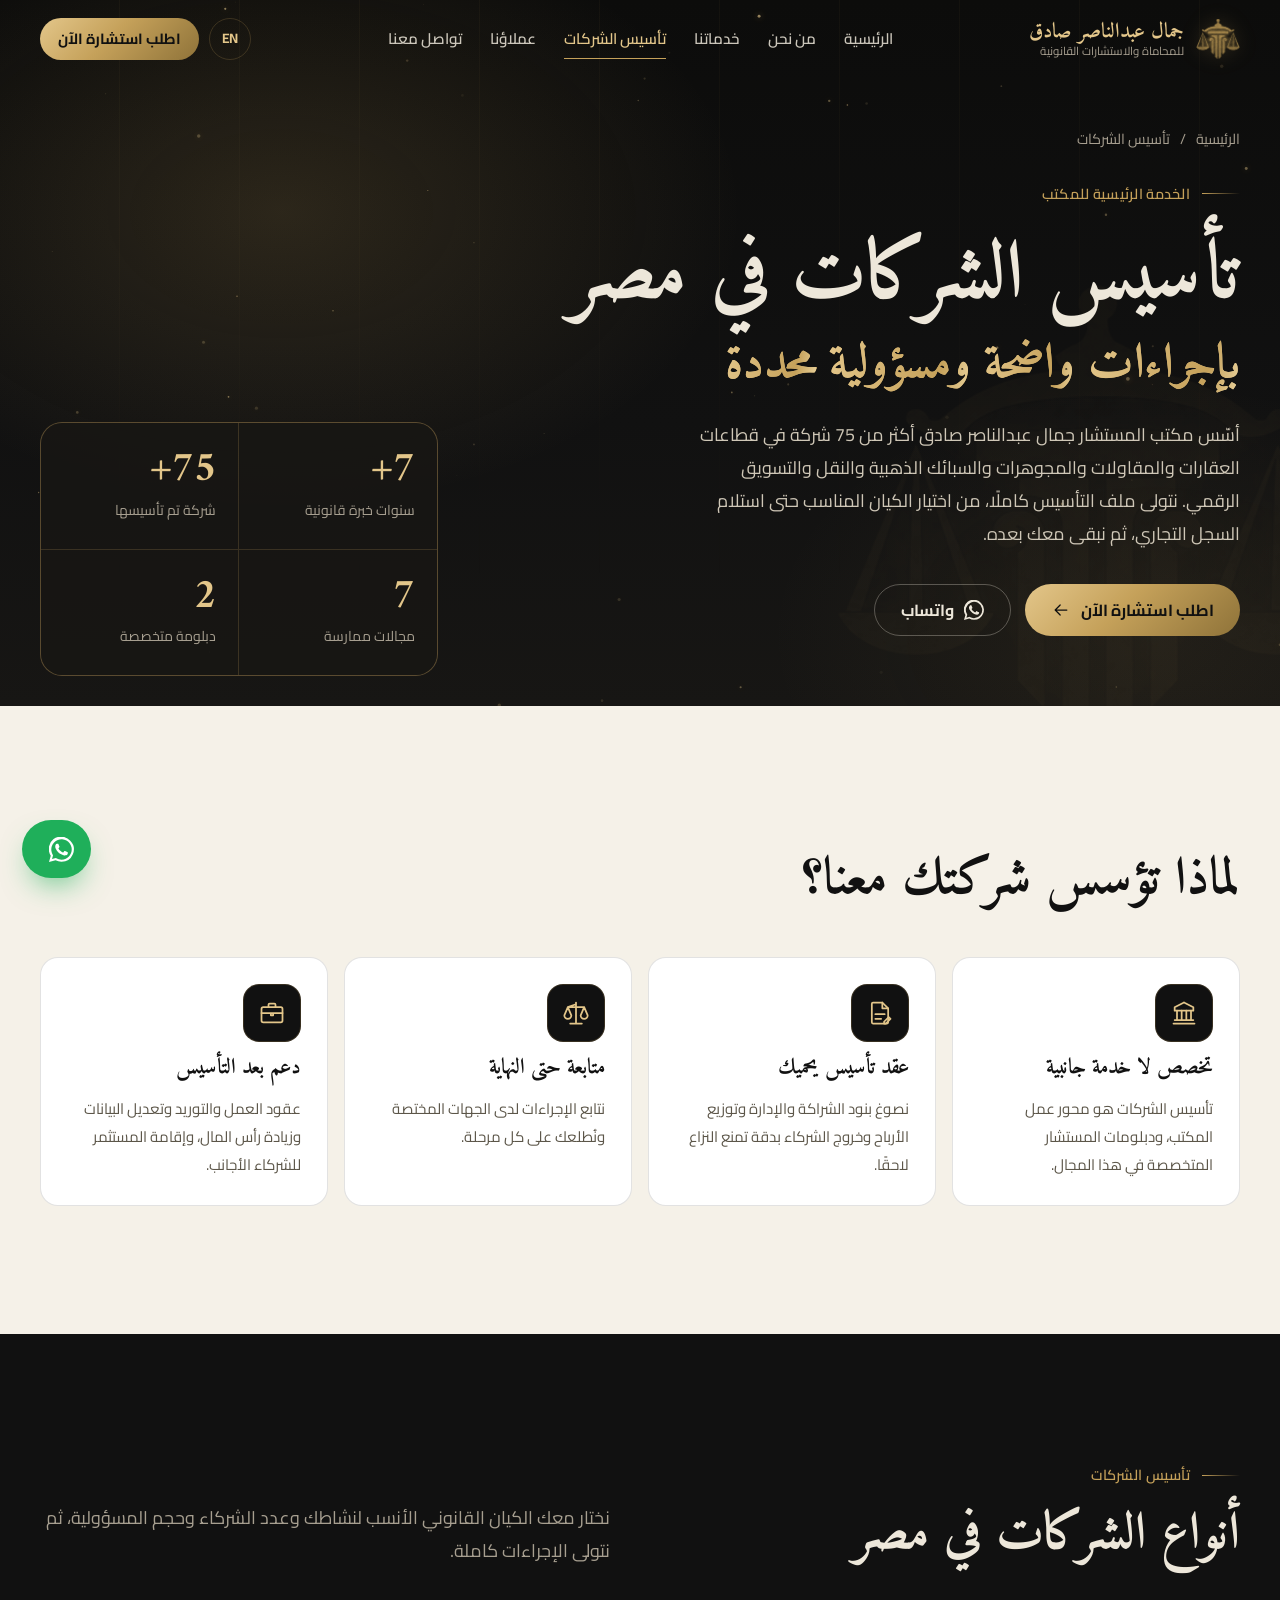
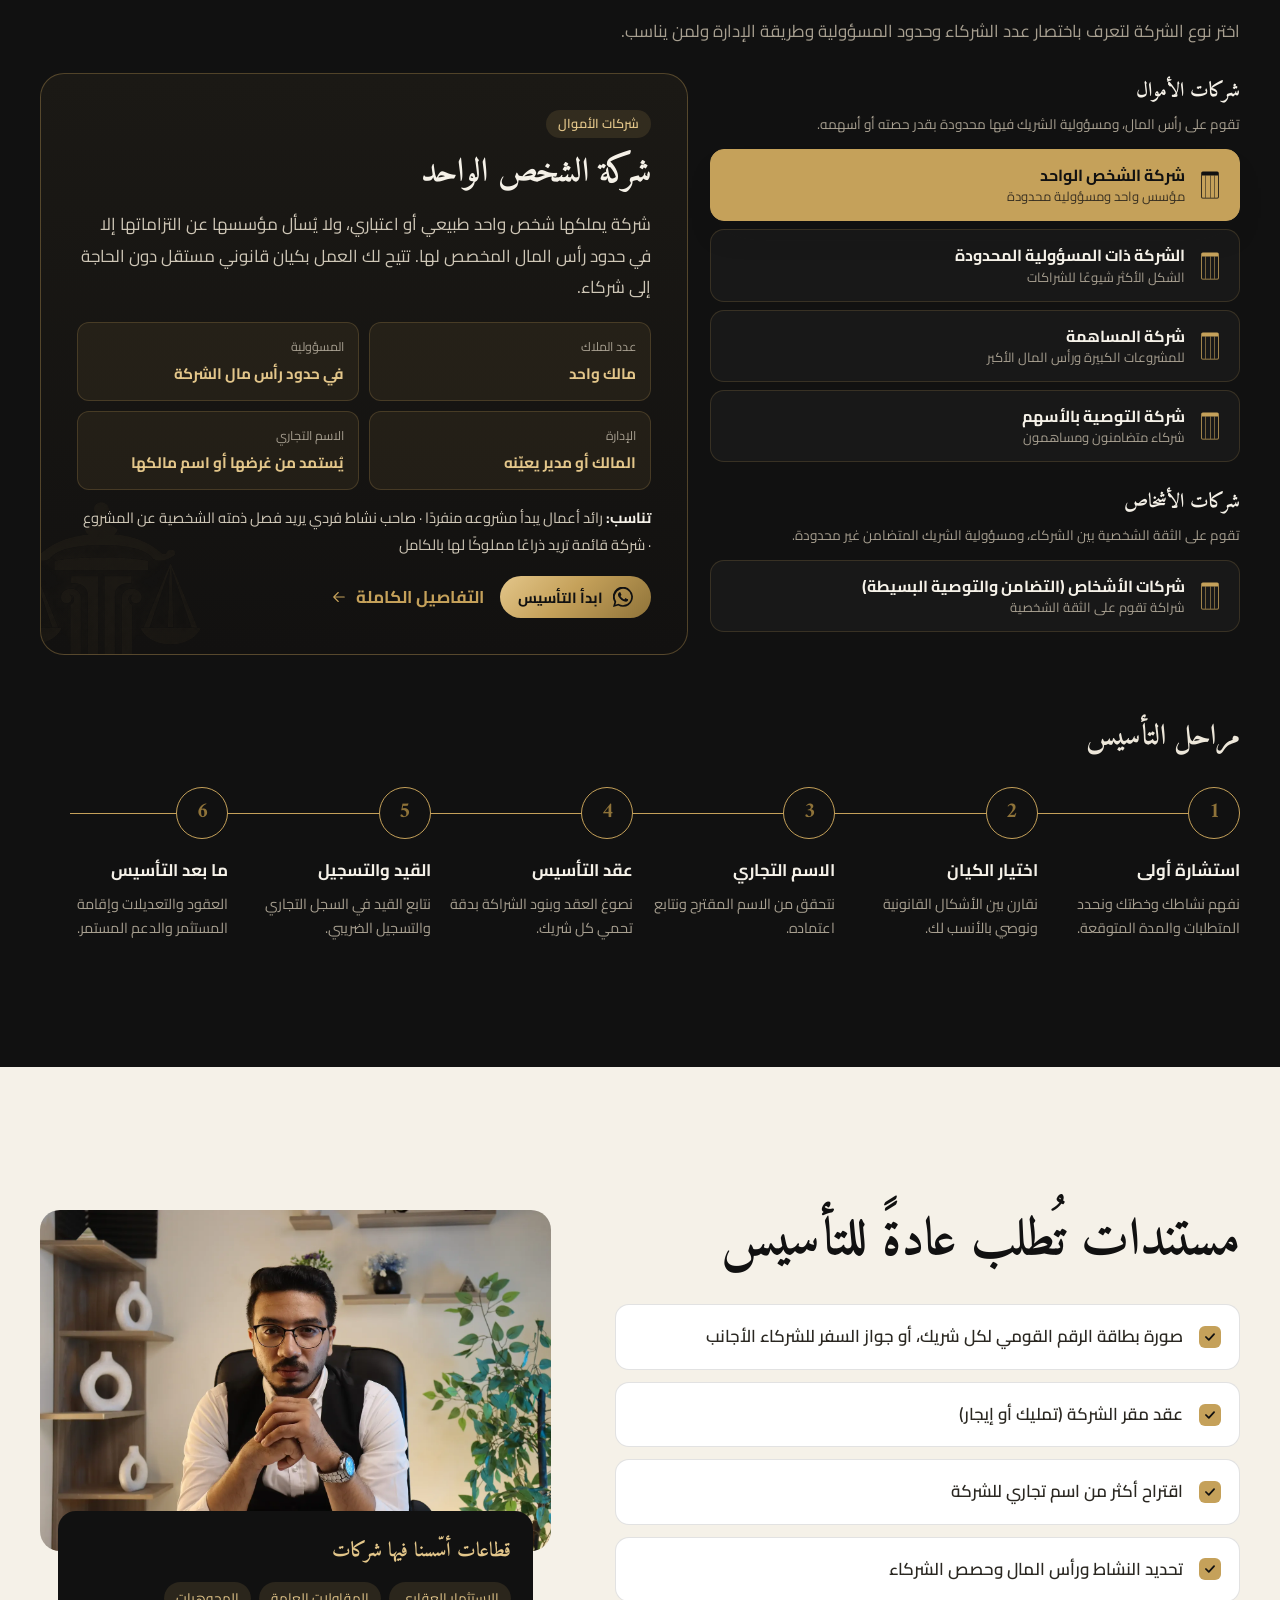
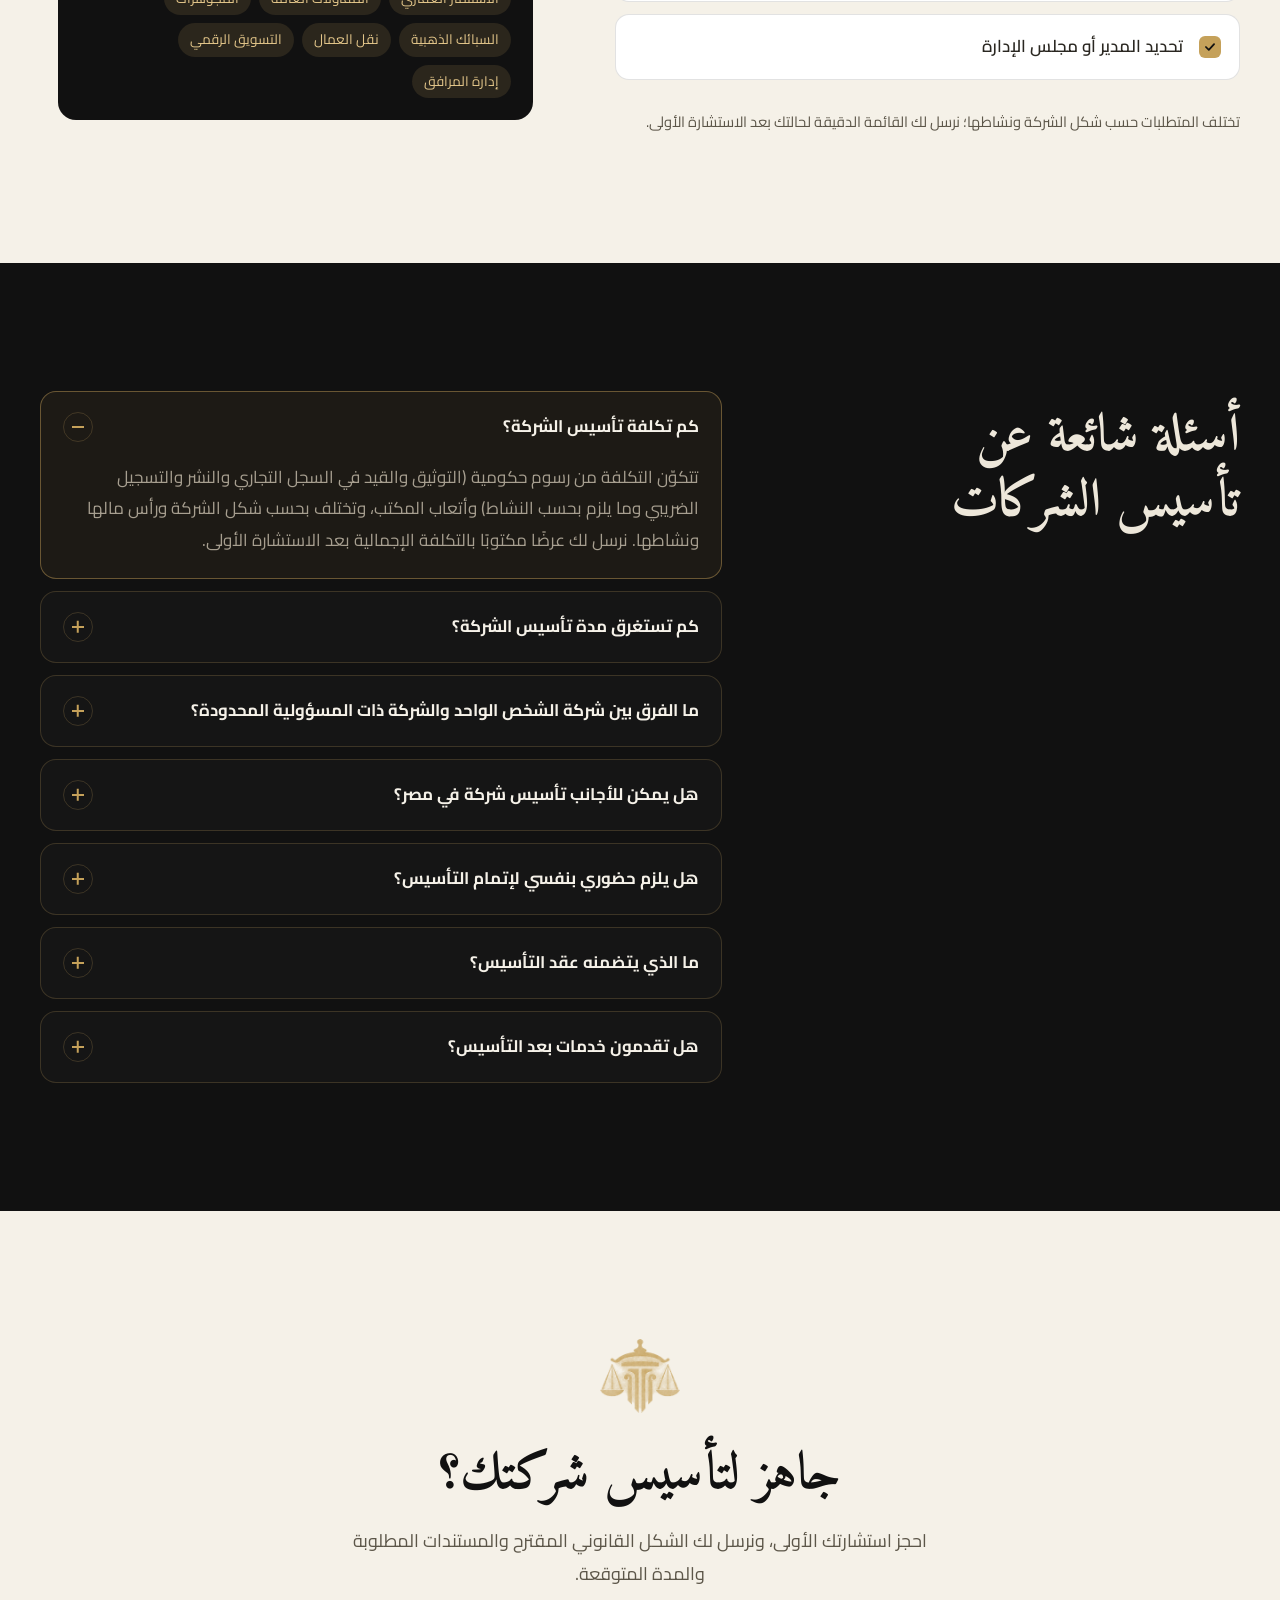
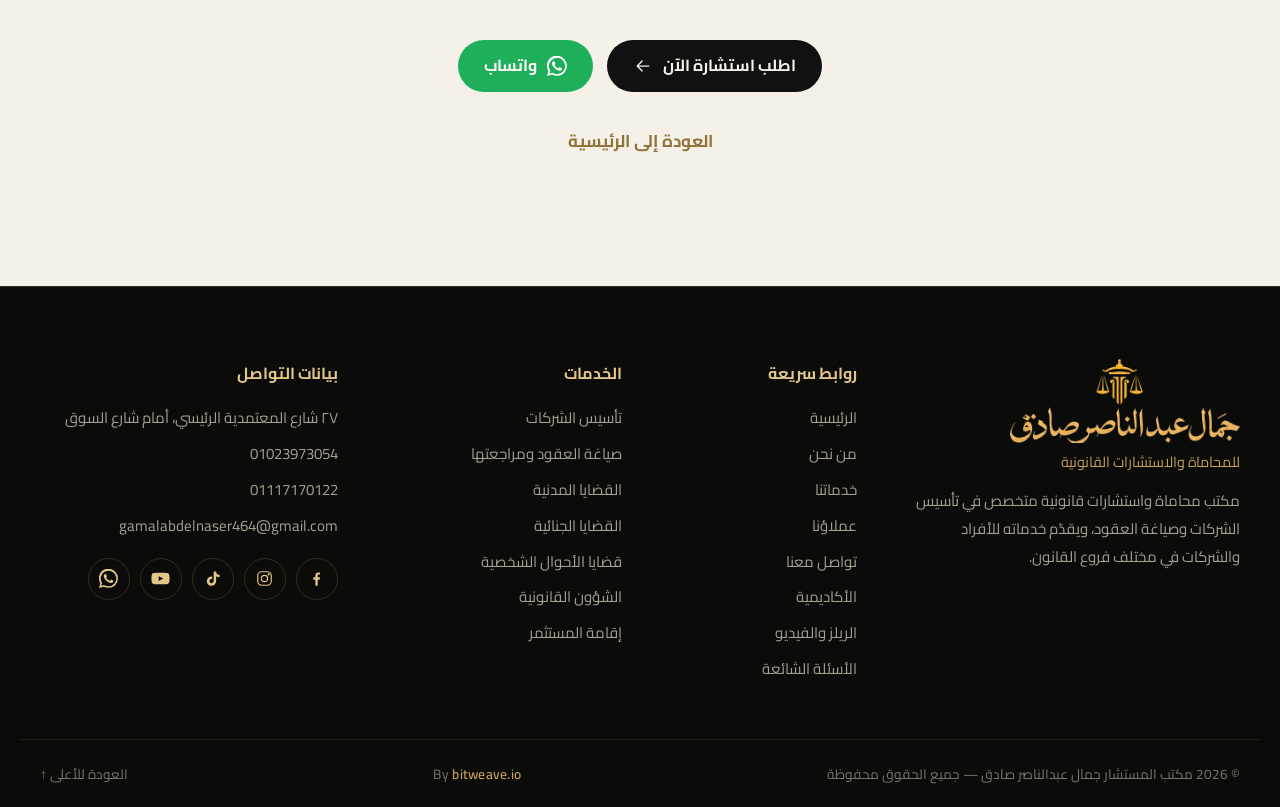
<file: company-formation/index.html>
<!doctype html>
<html lang="ar" dir="rtl">
<head>
<meta charset="utf-8">
<meta name="viewport" content="width=device-width, initial-scale=1, viewport-fit=cover">
<title>تأسيس الشركات في مصر | محامي تأسيس شركات — المستشار جمال عبدالناصر صادق</title>
<meta name="claude:viewport-fit-sides" content="cover">
<meta name="description" content="تأسيس شركتك في مصر بخطوات قانونية سليمة: شركة الشخص الواحد، ذات المسؤولية المحدودة، المساهمة وشركات الأشخاص. صياغة عقد التأسيس والقيد في السجل التجاري والتسجيل الضريبي. +75 شركة تم تأسيسها.">
<meta name="keywords" content="تأسيس الشركات, تأسيس شركة في مصر, محامي تأسيس شركات, صياغة العقود, مراجعة العقود, محامي قضايا مدنية, محامي أحوال شخصية, إقامة مستثمر في مصر, استشارة قانونية, جمال عبدالناصر صادق"><meta name="author" content="مكتب المستشار جمال عبدالناصر صادق">
<meta name="robots" content="index, follow, max-image-preview:large">
<meta name="theme-color" content="#111111">
<link rel="canonical" href="https://zezo584.github.io/gamal-sadek-law/company-formation/">
<link rel="alternate" hreflang="ar" href="https://zezo584.github.io/gamal-sadek-law/company-formation/">
<link rel="alternate" hreflang="en" href="https://zezo584.github.io/gamal-sadek-law/en/company-formation/">
<link rel="alternate" hreflang="x-default" href="https://zezo584.github.io/gamal-sadek-law/company-formation/">
<meta property="og:type" content="website">
<meta property="og:site_name" content="مكتب المستشار جمال عبدالناصر صادق">
<meta property="og:title" content="تأسيس الشركات في مصر | محامي تأسيس شركات — المستشار جمال عبدالناصر صادق">
<meta property="og:description" content="تأسيس شركتك في مصر بخطوات قانونية سليمة: شركة الشخص الواحد، ذات المسؤولية المحدودة، المساهمة وشركات الأشخاص. صياغة عقد التأسيس والقيد في السجل التجاري والتسجيل الضريبي. +75 شركة تم تأسيسها.">
<meta property="og:url" content="https://zezo584.github.io/gamal-sadek-law/company-formation/">
<meta property="og:image" content="https://zezo584.github.io/gamal-sadek-law/assets/img/og-image.jpg">
<meta property="og:image:width" content="1200">
<meta property="og:image:height" content="630">
<meta property="og:locale" content="ar_EG">
<meta property="og:locale:alternate" content="en_US">
<meta name="twitter:card" content="summary_large_image">
<meta name="twitter:title" content="تأسيس الشركات في مصر | محامي تأسيس شركات — المستشار جمال عبدالناصر صادق">
<meta name="twitter:description" content="تأسيس شركتك في مصر بخطوات قانونية سليمة: شركة الشخص الواحد، ذات المسؤولية المحدودة، المساهمة وشركات الأشخاص. صياغة عقد التأسيس والقيد في السجل التجاري والتسجيل الضريبي. +75 شركة تم تأسيسها.">
<meta name="twitter:image" content="https://zezo584.github.io/gamal-sadek-law/assets/img/og-image.jpg">
<link rel="icon" type="image/png" sizes="32x32" href="../assets/img/icon-32.png">
<link rel="apple-touch-icon" href="../assets/img/icon-180.png">
<link rel="manifest" href="../site.webmanifest">
<script>document.documentElement.classList.add("js");setTimeout(function(){if(!window.__siteReady){document.documentElement.classList.remove("js")}},3500)</script>
<link rel="preconnect" href="https://fonts.googleapis.com">
<link rel="preconnect" href="https://fonts.gstatic.com" crossorigin>
<link rel="stylesheet" href="https://fonts.googleapis.com/css2?family=Amiri:wght@400;700&family=Cairo:wght@400;500;600;700&family=Cormorant+Garamond:wght@500;600;700&display=swap">
<link rel="stylesheet" href="../assets/css/style.css">
<script type="application/ld+json">{"@context": "https://schema.org", "@graph": [{"@type": ["LegalService", "Attorney"], "@id": "https://zezo584.github.io/gamal-sadek-law/#organization", "name": "مكتب المستشار جمال عبدالناصر صادق", "alternateName": ["مكتب المستشار جمال عبدالناصر صادق", "Counselor Gamal Abdel Nasser Sadek Law Office"], "description": "مكتب المستشار جمال عبدالناصر صادق للمحاماة والاستشارات القانونية: تأسيس الشركات وتسجيلها، صياغة العقود ومراجعتها، القضايا المدنية والجنائية والأحوال الشخصية وإقامة المستثمر. خبرة +7 سنوات وتأسيس +75 شركة.", "url": "https://zezo584.github.io/gamal-sadek-law/", "logo": "https://zezo584.github.io/gamal-sadek-law/assets/img/icon-512.png", "image": "https://zezo584.github.io/gamal-sadek-law/assets/img/og-image.jpg", "telephone": ["+201023973054", "+201117170122"], "email": "gamalabdelnaser464@gmail.com", "address": {"@type": "PostalAddress", "streetAddress": "٢٧ شارع المعتمدية الرئيسي، أمام شارع السوق", "addressCountry": "EG"}, "areaServed": {"@type": "Country", "name": "Egypt"}, "founder": {"@id": "https://zezo584.github.io/gamal-sadek-law/#gamal"}, "employee": {"@id": "https://zezo584.github.io/gamal-sadek-law/#gamal"}, "sameAs": ["https://www.facebook.com/YourAdvisor2021", "https://www.instagram.com/gamalabdelnassersadeq/", "https://www.tiktok.com/@gamalabdelnassersadeq", "https://www.youtube.com/@gamalabdelnassersadeq"], "knowsLanguage": ["ar", "en"], "hasOfferCatalog": {"@type": "OfferCatalog", "name": "خدماتنا", "itemListElement": [{"@type": "Offer", "itemOffered": {"@type": "Service", "name": "تأسيس الشركات", "description": "الخدمات القانونية الكاملة للتأسيس والتسجيل ومتابعة الإجراءات اللازمة حتى تبدأ شركتك نشاطها."}}, {"@type": "Offer", "itemOffered": {"@type": "Service", "name": "صياغة العقود ومراجعتها", "description": "إعداد العقود ومراجعة بنودها بما يحفظ حقوق الأطراف ويقلّل احتمالات النزاع."}}, {"@type": "Offer", "itemOffered": {"@type": "Service", "name": "القضايا المدنية", "description": "تقديم الاستشارات القانونية والترافع في المنازعات المدنية."}}, {"@type": "Offer", "itemOffered": {"@type": "Service", "name": "القضايا الجنائية", "description": "تقديم الاستشارات القانونية والدفاع في القضايا الجنائية."}}, {"@type": "Offer", "itemOffered": {"@type": "Service", "name": "قضايا الأحوال الشخصية", "description": "الطلاق والخلع والنفقات والحضانة والرؤية وسائر منازعات الأسرة، استشارةً وتمثيلًا أمام محاكم الأسرة."}}, {"@type": "Offer", "itemOffered": {"@type": "Service", "name": "الشؤون القانونية", "description": "دعم قانوني مستمر للأفراد والشركات ومتابعة الإجراءات القانونية."}}, {"@type": "Offer", "itemOffered": {"@type": "Service", "name": "إقامة المستثمر", "description": "استخراج وتجديد إقامة المستثمر للأجانب الشركاء في الشركات المصرية، ومتابعة الإجراءات حتى صدورها."}}]}, "contactPoint": {"@type": "ContactPoint", "telephone": "+201023973054", "contactType": "customer service", "availableLanguage": ["Arabic", "English"]}}, {"@type": "Person", "@id": "https://zezo584.github.io/gamal-sadek-law/#gamal", "name": "جمال عبدالناصر صادق", "alternateName": ["Gamal Abdel Nasser Sadek", "جمال عبدالناصر صادق"], "jobTitle": "محامٍ ومستشار قانوني", "image": "https://zezo584.github.io/gamal-sadek-law/assets/img/gamal-portrait.jpg", "worksFor": {"@id": "https://zezo584.github.io/gamal-sadek-law/#organization"}, "knowsAbout": ["Company formation", "Contract drafting", "Civil law", "Criminal law", "Family law"], "hasCredential": [{"@type": "EducationalOccupationalCredential", "name": "دبلومة تأسيس الشركات — Legal Hub"}, {"@type": "EducationalOccupationalCredential", "name": "دبلومة تأسيس الشركات وصياغة العقود — ليجيل استراتيجي"}], "sameAs": ["https://www.facebook.com/YourAdvisor2021", "https://www.instagram.com/gamalabdelnassersadeq/", "https://www.tiktok.com/@gamalabdelnassersadeq", "https://www.youtube.com/@gamalabdelnassersadeq"]}, {"@type": "WebSite", "@id": "https://zezo584.github.io/gamal-sadek-law/#website", "url": "https://zezo584.github.io/gamal-sadek-law/", "name": "مكتب المستشار جمال عبدالناصر صادق", "inLanguage": ["ar", "en"], "publisher": {"@id": "https://zezo584.github.io/gamal-sadek-law/#organization"}}, {"@type": "Service", "name": "تأسيس الشركات في مصر", "serviceType": "Company formation", "description": "تأسيس شركتك في مصر بخطوات قانونية سليمة: شركة الشخص الواحد، ذات المسؤولية المحدودة، المساهمة وشركات الأشخاص. صياغة عقد التأسيس والقيد في السجل التجاري والتسجيل الضريبي. +75 شركة تم تأسيسها.", "provider": {"@id": "https://zezo584.github.io/gamal-sadek-law/#organization"}, "areaServed": "EG", "url": "https://zezo584.github.io/gamal-sadek-law/company-formation/"}, {"@type": "FAQPage", "mainEntity": [{"@type": "Question", "name": "كم تكلفة تأسيس الشركة؟", "acceptedAnswer": {"@type": "Answer", "text": "تتكوّن التكلفة من رسوم حكومية (التوثيق والقيد في السجل التجاري والنشر والتسجيل الضريبي وما يلزم بحسب النشاط) وأتعاب المكتب، وتختلف بحسب شكل الشركة ورأس مالها ونشاطها. نرسل لك عرضًا مكتوبًا بالتكلفة الإجمالية بعد الاستشارة الأولى."}}, {"@type": "Question", "name": "كم تستغرق مدة تأسيس الشركة؟", "acceptedAnswer": {"@type": "Answer", "text": "تختلف المدة بحسب شكل الشركة ونشاطها واكتمال المستندات وموافقات الجهات المختصة إن لزمت. نحدد لك جدولًا زمنيًا واضحًا في الاستشارة الأولى ونلتزم بمتابعته."}}, {"@type": "Question", "name": "ما الفرق بين شركة الشخص الواحد والشركة ذات المسؤولية المحدودة؟", "acceptedAnswer": {"@type": "Answer", "text": "شركة الشخص الواحد يملكها مؤسس واحد وتقتصر مسؤوليته على رأس مال الشركة، أما ذات المسؤولية المحدودة فتضم شريكين أو أكثر وتتحدد مسؤولية كل شريك بقدر حصته. نساعدك على الاختيار حسب خطتك وعدد الشركاء."}}, {"@type": "Question", "name": "هل يمكن للأجانب تأسيس شركة في مصر؟", "acceptedAnswer": {"@type": "Answer", "text": "نعم في أغلب الأنشطة، مع وجود اشتراطات خاصة لبعض الأنشطة والمناطق. نراجع نشاطك والجنسيات المشاركة قبل البدء لنحدد المسار الصحيح، ونتابع بعد التأسيس استخراج إقامة المستثمر للشركاء الأجانب."}}, {"@type": "Question", "name": "هل يلزم حضوري بنفسي لإتمام التأسيس؟", "acceptedAnswer": {"@type": "Answer", "text": "يمكن متابعة كثير من الإجراءات بموجب توكيل رسمي، ونوضح لك في الاستشارة الخطوات التي قد تحتاج حضورك."}}, {"@type": "Question", "name": "ما الذي يتضمنه عقد التأسيس؟", "acceptedAnswer": {"@type": "Answer", "text": "بيانات الشركاء والاسم والنشاط والمقر ورأس المال والحصص، وطريقة الإدارة وتوزيع الأرباح والخسائر، وأحكام دخول الشركاء وخروجهم. صياغة هذه البنود بدقة هي ما يحمي الشراكة لاحقًا."}}, {"@type": "Question", "name": "هل تقدمون خدمات بعد التأسيس؟", "acceptedAnswer": {"@type": "Answer", "text": "نعم: صياغة عقود العمل والتوريد والشراكة، وتعديل بيانات الشركة، ومتابعة الشؤون القانونية للشركة بشكل مستمر."}}]}, {"@type": "BreadcrumbList", "itemListElement": [{"@type": "ListItem", "position": 1, "name": "الرئيسية", "item": "https://zezo584.github.io/gamal-sadek-law/"}, {"@type": "ListItem", "position": 2, "name": "تأسيس الشركات", "item": "https://zezo584.github.io/gamal-sadek-law/company-formation/"}]}]}</script>
</head>
<body class="page-formation">
<a class="skip" href="#main">تخطَّ إلى المحتوى</a>
<div class="progress" aria-hidden="true"><span></span></div>
<div class="loader" aria-hidden="true">
  <img src="../assets/img/mark-gold.webp" alt="" width="120" height="110">
  <span class="loader-line"><i></i></span>
</div>
<header class="site-header" id="top">
  <div class="wrap header-in">
    <a class="brand" href="../index.html" aria-label="مكتب المستشار جمال عبدالناصر صادق">
      <img src="../assets/img/mark-gold.webp" alt="" width="44" height="40">
      <span class="brand-text"><b>جمال عبدالناصر صادق</b><small>للمحاماة والاستشارات القانونية</small></span>
    </a>
    <nav class="nav" aria-label="القائمة">
      <ul>
        <li><a href="../index.html#home" data-nav="home">الرئيسية</a></li>
        <li><a href="../index.html#about" data-nav="about">من نحن</a></li>
        <li><a href="../index.html#services" data-nav="services">خدماتنا</a></li>
<li><a href="../company-formation/index.html" class="is-current">تأسيس الشركات</a></li>        <li><a href="../index.html#clients" data-nav="clients">عملاؤنا</a></li>
        <li><a href="../index.html#contact" data-nav="contact">تواصل معنا</a></li>
      </ul>
    </nav>
    <div class="header-actions">
      <a class="lang" href="../en/company-formation/index.html" hreflang="en" lang="en" title="English">EN</a>
      <a class="btn btn-gold btn-sm header-cta" href="../index.html#contact" data-magnetic><span>اطلب استشارة الآن</span></a>
      <button class="burger" type="button" aria-expanded="false" aria-controls="drawer" aria-label="القائمة"><i></i><i></i><i></i></button>
    </div>
  </div>
</header>
<div class="drawer" id="drawer" hidden>
  <nav aria-label="القائمة">
    <a href="../index.html#home" style="--i:1">الرئيسية</a>
    <a href="../index.html#about" style="--i:2">من نحن</a>
    <a href="../index.html#services" style="--i:3">خدماتنا</a>
<a href="../company-formation/index.html" style="--i:3">تأسيس الشركات</a>    <a href="../index.html#clients" style="--i:4">عملاؤنا</a>
    <a href="../index.html#contact" style="--i:5">تواصل معنا</a>
<a class="sub" href="../index.html#academy">الأكاديمية</a><a class="sub" href="../index.html#media">الريلز والفيديو</a><a class="sub" href="../index.html#faq">الأسئلة الشائعة</a>  </nav>
  <a class="btn btn-gold" href="../index.html#contact">اطلب استشارة الآن</a>
  <a class="drawer-lang" href="../en/company-formation/index.html" lang="en">English</a>
</div>
<main id="main">
<section class="hero hero-sub" aria-labelledby="fp-title">
  <canvas class="hero-dust" aria-hidden="true"></canvas>
  <img class="hero-watermark" src="../assets/img/mark-gold.webp" alt="" aria-hidden="true" width="360" height="330">
  <div class="wrap">
    <nav class="crumbs" aria-label="breadcrumb">
      <a href="../index.html">الرئيسية</a><span aria-hidden="true">/</span><span aria-current="page">تأسيس الشركات</span>
    </nav>
    <div class="hero-grid sub-grid">
      <div class="hero-copy">
        <p class="eyebrow" data-reveal><span class="rule"></span>الخدمة الرئيسية للمكتب</p>
        <h1 id="fp-title" class="hero-title">
          <span class="line" data-split>تأسيس الشركات في مصر</span>
          <span class="line gold small" data-split>بإجراءات واضحة ومسؤولية محددة</span>
        </h1>
        <p class="hero-lead" data-reveal style="--d:.4s">أسّس مكتب المستشار جمال عبدالناصر صادق أكثر من 75 شركة في قطاعات العقارات والمقاولات والمجوهرات والسبائك الذهبية والنقل والتسويق الرقمي. نتولى ملف التأسيس كاملًا، من اختيار الكيان المناسب حتى استلام السجل التجاري، ثم نبقى معك بعده.</p>
        <div class="hero-actions" data-reveal style="--d:.55s">
          <a class="btn btn-gold" href="#fp-contact" data-magnetic><span>اطلب استشارة الآن</span><svg viewBox="0 0 24 24" fill="none" stroke="currentColor" stroke-width="1.5" stroke-linecap="round" stroke-linejoin="round" aria-hidden="true" class="ico-arrow"><path d="M5 12h14M13 6l6 6-6 6"/></svg></a>
          <a class="btn btn-ghost" href="https://wa.me/201023973054?text=%D8%AA%D8%A3%D8%B3%D9%8A%D8%B3%20%D8%A7%D9%84%D8%B4%D8%B1%D9%83%D8%A7%D8%AA%20%D9%81%D9%8A%20%D9%85%D8%B5%D8%B1%20%E2%80%94%20%D8%A7%D8%B7%D9%84%D8%A8%20%D8%A7%D8%B3%D8%AA%D8%B4%D8%A7%D8%B1%D8%A9%20%D8%A7%D9%84%D8%A2%D9%86" target="_blank" rel="noopener"><svg viewBox="0 0 24 24" aria-hidden="true"><path fill="currentColor" d="M17.5 14.4c-.3-.1-1.8-.9-2-1-.3-.1-.5-.1-.7.1-.2.3-.8 1-.9 1.2-.2.2-.3.2-.6.1-.3-.1-1.3-.5-2.4-1.5-.9-.8-1.5-1.8-1.7-2.1-.2-.3 0-.5.1-.6l.4-.5c.2-.2.2-.3.3-.5.1-.2 0-.4 0-.5l-.9-2.2c-.2-.6-.5-.5-.7-.5h-.6c-.2 0-.5.1-.8.4-.3.3-1 1-1 2.5s1.1 2.9 1.2 3.1c.1.2 2.1 3.2 5.1 4.5.7.3 1.3.5 1.7.6.7.2 1.4.2 1.9.1.6-.1 1.8-.7 2-1.4.2-.7.2-1.3.2-1.4-.1-.2-.3-.3-.6-.4zM12 21.8c-1.8 0-3.5-.5-5-1.4l-.4-.2-3.7 1 1-3.6-.2-.4A9.8 9.8 0 1 1 12 21.8zm8.4-18.2A11.8 11.8 0 0 0 1.7 17.9L0 24l6.3-1.7a11.8 11.8 0 0 0 5.7 1.4A11.8 11.8 0 0 0 20.4 3.6z"/></svg><span>واتساب</span></a>
        </div>
      </div>
      <ul class="sub-stats" data-reveal="zoom">
<li><b><span class="count" data-count="7">7</span>+</b><span>سنوات خبرة قانونية</span></li><li><b><span class="count" data-count="75">75</span>+</b><span>شركة تم تأسيسها</span></li><li><b><span class="count" data-count="7">7</span></b><span>مجالات ممارسة</span></li><li><b><span class="count" data-count="2">2</span></b><span>دبلومة متخصصة</span></li>      </ul>
    </div>
  </div>
</section>
<section class="sec sec-ivory" aria-labelledby="why-title">
  <div class="wrap">
    <h2 id="why-title" class="h2" data-split>لماذا تؤسس شركتك معنا؟</h2>
    <ul class="why">
      <li data-reveal style="--d:0.0s"><span class="svc-icon"><svg viewBox="0 0 24 24" fill="none" stroke="currentColor" stroke-width="1.5" stroke-linecap="round" stroke-linejoin="round" aria-hidden="true" ><path d="M3 21h18M4 10h16M12 3 4 7v3h16V7z"/><path d="M6 10v8M10 10v8M14 10v8M18 10v8M4 18h16"/></svg></span><h3>تخصص لا خدمة جانبية</h3><p>تأسيس الشركات هو محور عمل المكتب، ودبلومات المستشار المتخصصة في هذا المجال.</p></li>
      <li data-reveal style="--d:0.08s"><span class="svc-icon"><svg viewBox="0 0 24 24" fill="none" stroke="currentColor" stroke-width="1.5" stroke-linecap="round" stroke-linejoin="round" aria-hidden="true" ><path d="M14 3H6a1 1 0 0 0-1 1v16a1 1 0 0 0 1 1h12a1 1 0 0 0 1-1V8z"/><path d="M14 3v5h5M8 13h8M8 17h5"/><path d="m15.5 19.5 4-4 1.5 1.5-4 4H15.5z"/></svg></span><h3>عقد تأسيس يحميك</h3><p>نصوغ بنود الشراكة والإدارة وتوزيع الأرباح وخروج الشركاء بدقة تمنع النزاع لاحقًا.</p></li>
      <li data-reveal style="--d:0.16s"><span class="svc-icon"><svg viewBox="0 0 24 24" fill="none" stroke="currentColor" stroke-width="1.5" stroke-linecap="round" stroke-linejoin="round" aria-hidden="true" ><path d="M12 3v18M7 21h10M5 7h14M12 4.5 5 7l-3 7a3 3 0 0 0 6 0L5 7M19 7l-3 7a3 3 0 0 0 6 0l-3-7"/></svg></span><h3>متابعة حتى النهاية</h3><p>نتابع الإجراءات لدى الجهات المختصة ونُطلعك على كل مرحلة.</p></li>
      <li data-reveal style="--d:0.24s"><span class="svc-icon"><svg viewBox="0 0 24 24" fill="none" stroke="currentColor" stroke-width="1.5" stroke-linecap="round" stroke-linejoin="round" aria-hidden="true" ><rect x="3" y="7" width="18" height="13" rx="1.5"/><path d="M9 7V5a1 1 0 0 1 1-1h4a1 1 0 0 1 1 1v2M3 12h18M11 12v2h2v-2"/></svg></span><h3>دعم بعد التأسيس</h3><p>عقود العمل والتوريد وتعديل البيانات وزيادة رأس المال، وإقامة المستثمر للشركاء الأجانب.</p></li>
    </ul>
  </div>
</section>
<section class="sec sec-dark" aria-labelledby="types-title">
  <div class="wrap">
    <div class="sec-head">
      <div>
        <p class="eyebrow" data-reveal><span class="rule"></span>تأسيس الشركات</p>
        <h2 id="types-title" class="h2" data-split>أنواع الشركات في مصر</h2>
      </div>
      <p class="lead" data-reveal>نختار معك الكيان القانوني الأنسب لنشاطك وعدد الشركاء وحجم المسؤولية، ثم نتولى الإجراءات كاملة.</p>
    </div>
    <p class="ex-intro on-dark" data-reveal>اختر نوع الشركة لتعرف باختصار عدد الشركاء وحدود المسؤولية وطريقة الإدارة ولمن يناسب.</p>
<div class="explorer explorer-dark" data-explorer>
  <div class="ex-tabs" role="tablist" aria-label="أنواع الشركات في مصر">
    <div class="ex-group">
      <p class="ex-group-h"><b>شركات الأموال</b><small>تقوم على رأس المال، ومسؤولية الشريك فيها محدودة بقدر حصته أو أسهمه.</small></p>
      <button type="button" role="tab" id="ex-tab-f-capital-1" aria-controls="ex-panel-f-capital-1" aria-selected="true" class="ex-tab">
        <span class="type-col" aria-hidden="true"></span><span><b>شركة الشخص الواحد</b><small>مؤسس واحد ومسؤولية محدودة</small></span>
      </button>
      <button type="button" role="tab" id="ex-tab-f-capital-2" aria-controls="ex-panel-f-capital-2" aria-selected="false" class="ex-tab">
        <span class="type-col" aria-hidden="true"></span><span><b>الشركة ذات المسؤولية المحدودة</b><small>الشكل الأكثر شيوعًا للشراكات</small></span>
      </button>
      <button type="button" role="tab" id="ex-tab-f-capital-3" aria-controls="ex-panel-f-capital-3" aria-selected="false" class="ex-tab">
        <span class="type-col" aria-hidden="true"></span><span><b>شركة المساهمة</b><small>للمشروعات الكبيرة ورأس المال الأكبر</small></span>
      </button>
      <button type="button" role="tab" id="ex-tab-f-capital-4" aria-controls="ex-panel-f-capital-4" aria-selected="false" class="ex-tab">
        <span class="type-col" aria-hidden="true"></span><span><b>شركة التوصية بالأسهم</b><small>شركاء متضامنون ومساهمون</small></span>
      </button>
    </div>
    <div class="ex-group">
      <p class="ex-group-h"><b>شركات الأشخاص</b><small>تقوم على الثقة الشخصية بين الشركاء، ومسؤولية الشريك المتضامن غير محدودة.</small></p>
      <button type="button" role="tab" id="ex-tab-f-persons-1" aria-controls="ex-panel-f-persons-1" aria-selected="false" class="ex-tab">
        <span class="type-col" aria-hidden="true"></span><span><b>شركات الأشخاص (التضامن والتوصية البسيطة)</b><small>شراكة تقوم على الثقة الشخصية</small></span>
      </button>
    </div>
  </div>
  <div class="ex-panels">
    <article class="ex-panel" role="tabpanel" id="ex-panel-f-capital-1" aria-labelledby="ex-tab-f-capital-1" >
      <span class="chip">شركات الأموال</span>
      <h4>شركة الشخص الواحد</h4>
      <p>شركة يملكها شخص واحد طبيعي أو اعتباري، ولا يُسأل مؤسسها عن التزاماتها إلا في حدود رأس المال المخصص لها. تتيح لك العمل بكيان قانوني مستقل دون الحاجة إلى شركاء.</p>
      <dl class="ex-facts"><div><dt>عدد الملاك</dt><dd>مالك واحد</dd></div><div><dt>المسؤولية</dt><dd>في حدود رأس مال الشركة</dd></div><div><dt>الإدارة</dt><dd>المالك أو مدير يعيّنه</dd></div><div><dt>الاسم التجاري</dt><dd>يُستمد من غرضها أو اسم مالكها</dd></div></dl>
      <p class="ex-suits"><b>تناسب:</b> رائد أعمال يبدأ مشروعه منفردًا · صاحب نشاط فردي يريد فصل ذمته الشخصية عن المشروع · شركة قائمة تريد ذراعًا مملوكًا لها بالكامل</p>
      <div class="ex-actions">
        <a class="btn btn-gold btn-sm" href="https://wa.me/201023973054?text=%D8%A7%D8%A8%D8%AF%D8%A3%20%D8%A7%D9%84%D8%AA%D8%A3%D8%B3%D9%8A%D8%B3%3A%20%D8%B4%D8%B1%D9%83%D8%A9%20%D8%A7%D9%84%D8%B4%D8%AE%D8%B5%20%D8%A7%D9%84%D9%88%D8%A7%D8%AD%D8%AF" target="_blank" rel="noopener"><svg viewBox="0 0 24 24" aria-hidden="true"><path fill="currentColor" d="M17.5 14.4c-.3-.1-1.8-.9-2-1-.3-.1-.5-.1-.7.1-.2.3-.8 1-.9 1.2-.2.2-.3.2-.6.1-.3-.1-1.3-.5-2.4-1.5-.9-.8-1.5-1.8-1.7-2.1-.2-.3 0-.5.1-.6l.4-.5c.2-.2.2-.3.3-.5.1-.2 0-.4 0-.5l-.9-2.2c-.2-.6-.5-.5-.7-.5h-.6c-.2 0-.5.1-.8.4-.3.3-1 1-1 2.5s1.1 2.9 1.2 3.1c.1.2 2.1 3.2 5.1 4.5.7.3 1.3.5 1.7.6.7.2 1.4.2 1.9.1.6-.1 1.8-.7 2-1.4.2-.7.2-1.3.2-1.4-.1-.2-.3-.3-.6-.4zM12 21.8c-1.8 0-3.5-.5-5-1.4l-.4-.2-3.7 1 1-3.6-.2-.4A9.8 9.8 0 1 1 12 21.8zm8.4-18.2A11.8 11.8 0 0 0 1.7 17.9L0 24l6.3-1.7a11.8 11.8 0 0 0 5.7 1.4A11.8 11.8 0 0 0 20.4 3.6z"/></svg><span>ابدأ التأسيس</span></a>
<a class="link-arrow" href="../company-formation/single-person-company/index.html">التفاصيل الكاملة<svg viewBox="0 0 24 24" fill="none" stroke="currentColor" stroke-width="1.5" stroke-linecap="round" stroke-linejoin="round" aria-hidden="true" class="ico-arrow"><path d="M5 12h14M13 6l6 6-6 6"/></svg></a>      </div>
    </article>
    <article class="ex-panel" role="tabpanel" id="ex-panel-f-capital-2" aria-labelledby="ex-tab-f-capital-2" hidden>
      <span class="chip">شركات الأموال</span>
      <h4>الشركة ذات المسؤولية المحدودة</h4>
      <p>الشكل الأنسب لأغلب الشراكات الصغيرة والمتوسطة: شركاء من اثنين إلى خمسين، وتتحدد مسؤولية كل شريك بقدر حصته في رأس المال، مع مرونة في الإدارة وتوزيع الأرباح.</p>
      <dl class="ex-facts"><div><dt>عدد الشركاء</dt><dd>من 2 إلى 50 شريكًا</dd></div><div><dt>المسؤولية</dt><dd>بقدر حصة كل شريك</dd></div><div><dt>الإدارة</dt><dd>مدير أو أكثر من الشركاء أو غيرهم</dd></div><div><dt>الحصص</dt><dd>لا تُطرح للاكتتاب العام</dd></div></dl>
      <p class="ex-suits"><b>تناسب:</b> شريكان أو أكثر يبدؤون مشروعًا مشتركًا · الشركات العائلية · المشروعات التجارية والخدمية المتوسطة</p>
      <div class="ex-actions">
        <a class="btn btn-gold btn-sm" href="https://wa.me/201023973054?text=%D8%A7%D8%A8%D8%AF%D8%A3%20%D8%A7%D9%84%D8%AA%D8%A3%D8%B3%D9%8A%D8%B3%3A%20%D8%A7%D9%84%D8%B4%D8%B1%D9%83%D8%A9%20%D8%B0%D8%A7%D8%AA%20%D8%A7%D9%84%D9%85%D8%B3%D8%A4%D9%88%D9%84%D9%8A%D8%A9%20%D8%A7%D9%84%D9%85%D8%AD%D8%AF%D9%88%D8%AF%D8%A9" target="_blank" rel="noopener"><svg viewBox="0 0 24 24" aria-hidden="true"><path fill="currentColor" d="M17.5 14.4c-.3-.1-1.8-.9-2-1-.3-.1-.5-.1-.7.1-.2.3-.8 1-.9 1.2-.2.2-.3.2-.6.1-.3-.1-1.3-.5-2.4-1.5-.9-.8-1.5-1.8-1.7-2.1-.2-.3 0-.5.1-.6l.4-.5c.2-.2.2-.3.3-.5.1-.2 0-.4 0-.5l-.9-2.2c-.2-.6-.5-.5-.7-.5h-.6c-.2 0-.5.1-.8.4-.3.3-1 1-1 2.5s1.1 2.9 1.2 3.1c.1.2 2.1 3.2 5.1 4.5.7.3 1.3.5 1.7.6.7.2 1.4.2 1.9.1.6-.1 1.8-.7 2-1.4.2-.7.2-1.3.2-1.4-.1-.2-.3-.3-.6-.4zM12 21.8c-1.8 0-3.5-.5-5-1.4l-.4-.2-3.7 1 1-3.6-.2-.4A9.8 9.8 0 1 1 12 21.8zm8.4-18.2A11.8 11.8 0 0 0 1.7 17.9L0 24l6.3-1.7a11.8 11.8 0 0 0 5.7 1.4A11.8 11.8 0 0 0 20.4 3.6z"/></svg><span>ابدأ التأسيس</span></a>
<a class="link-arrow" href="../company-formation/limited-liability-company/index.html">التفاصيل الكاملة<svg viewBox="0 0 24 24" fill="none" stroke="currentColor" stroke-width="1.5" stroke-linecap="round" stroke-linejoin="round" aria-hidden="true" class="ico-arrow"><path d="M5 12h14M13 6l6 6-6 6"/></svg></a>      </div>
    </article>
    <article class="ex-panel" role="tabpanel" id="ex-panel-f-capital-3" aria-labelledby="ex-tab-f-capital-3" hidden>
      <span class="chip">شركات الأموال</span>
      <h4>شركة المساهمة</h4>
      <p>شركة يُقسَّم رأس مالها إلى أسهم متساوية القيمة قابلة للتداول، ولا يُسأل المساهم إلا بقدر قيمة أسهمه. تناسب المشروعات التي تحتاج رأس مال كبيرًا أو عددًا كبيرًا من المستثمرين.</p>
      <dl class="ex-facts"><div><dt>عدد المساهمين</dt><dd>ثلاثة على الأقل</dd></div><div><dt>المسؤولية</dt><dd>بقدر قيمة الأسهم</dd></div><div><dt>الإدارة</dt><dd>مجلس إدارة وجمعية عامة</dd></div><div><dt>رأس المال</dt><dd>مقسّم إلى أسهم قابلة للتداول</dd></div></dl>
      <p class="ex-suits"><b>تناسب:</b> المشروعات الكبيرة والاستثمارية · الشركات التي تخطط لجذب مستثمرين أو التوسع · المشروعات العقارية والصناعية الكبرى</p>
      <div class="ex-actions">
        <a class="btn btn-gold btn-sm" href="https://wa.me/201023973054?text=%D8%A7%D8%A8%D8%AF%D8%A3%20%D8%A7%D9%84%D8%AA%D8%A3%D8%B3%D9%8A%D8%B3%3A%20%D8%B4%D8%B1%D9%83%D8%A9%20%D8%A7%D9%84%D9%85%D8%B3%D8%A7%D9%87%D9%85%D8%A9" target="_blank" rel="noopener"><svg viewBox="0 0 24 24" aria-hidden="true"><path fill="currentColor" d="M17.5 14.4c-.3-.1-1.8-.9-2-1-.3-.1-.5-.1-.7.1-.2.3-.8 1-.9 1.2-.2.2-.3.2-.6.1-.3-.1-1.3-.5-2.4-1.5-.9-.8-1.5-1.8-1.7-2.1-.2-.3 0-.5.1-.6l.4-.5c.2-.2.2-.3.3-.5.1-.2 0-.4 0-.5l-.9-2.2c-.2-.6-.5-.5-.7-.5h-.6c-.2 0-.5.1-.8.4-.3.3-1 1-1 2.5s1.1 2.9 1.2 3.1c.1.2 2.1 3.2 5.1 4.5.7.3 1.3.5 1.7.6.7.2 1.4.2 1.9.1.6-.1 1.8-.7 2-1.4.2-.7.2-1.3.2-1.4-.1-.2-.3-.3-.6-.4zM12 21.8c-1.8 0-3.5-.5-5-1.4l-.4-.2-3.7 1 1-3.6-.2-.4A9.8 9.8 0 1 1 12 21.8zm8.4-18.2A11.8 11.8 0 0 0 1.7 17.9L0 24l6.3-1.7a11.8 11.8 0 0 0 5.7 1.4A11.8 11.8 0 0 0 20.4 3.6z"/></svg><span>ابدأ التأسيس</span></a>
<a class="link-arrow" href="../company-formation/joint-stock-company/index.html">التفاصيل الكاملة<svg viewBox="0 0 24 24" fill="none" stroke="currentColor" stroke-width="1.5" stroke-linecap="round" stroke-linejoin="round" aria-hidden="true" class="ico-arrow"><path d="M5 12h14M13 6l6 6-6 6"/></svg></a>      </div>
    </article>
    <article class="ex-panel" role="tabpanel" id="ex-panel-f-capital-4" aria-labelledby="ex-tab-f-capital-4" hidden>
      <span class="chip">شركات الأموال</span>
      <h4>شركة التوصية بالأسهم</h4>
      <p>تجمع بين شركاء متضامنين يديرون الشركة ويُسألون مسؤولية غير محدودة، وشركاء مساهمين لا يُسألون إلا بقدر قيمة أسهمهم. رأس مالها مقسّم إلى أسهم قابلة للتداول.</p>
      <dl class="ex-facts"><div><dt>الشركاء</dt><dd>متضامن واحد على الأقل + مساهمون</dd></div><div><dt>مسؤولية المتضامن</dt><dd>غير محدودة</dd></div><div><dt>مسؤولية المساهم</dt><dd>بقدر قيمة أسهمه</dd></div><div><dt>الإدارة</dt><dd>الشركاء المتضامنون</dd></div></dl>
      <p class="ex-suits"><b>تناسب:</b> مؤسس يريد الاحتفاظ بالإدارة مع جذب ممولين · مشروعات عائلية تتوسع بمستثمرين</p>
      <div class="ex-actions">
        <a class="btn btn-gold btn-sm" href="https://wa.me/201023973054?text=%D8%A7%D8%A8%D8%AF%D8%A3%20%D8%A7%D9%84%D8%AA%D8%A3%D8%B3%D9%8A%D8%B3%3A%20%D8%B4%D8%B1%D9%83%D8%A9%20%D8%A7%D9%84%D8%AA%D9%88%D8%B5%D9%8A%D8%A9%20%D8%A8%D8%A7%D9%84%D8%A3%D8%B3%D9%87%D9%85" target="_blank" rel="noopener"><svg viewBox="0 0 24 24" aria-hidden="true"><path fill="currentColor" d="M17.5 14.4c-.3-.1-1.8-.9-2-1-.3-.1-.5-.1-.7.1-.2.3-.8 1-.9 1.2-.2.2-.3.2-.6.1-.3-.1-1.3-.5-2.4-1.5-.9-.8-1.5-1.8-1.7-2.1-.2-.3 0-.5.1-.6l.4-.5c.2-.2.2-.3.3-.5.1-.2 0-.4 0-.5l-.9-2.2c-.2-.6-.5-.5-.7-.5h-.6c-.2 0-.5.1-.8.4-.3.3-1 1-1 2.5s1.1 2.9 1.2 3.1c.1.2 2.1 3.2 5.1 4.5.7.3 1.3.5 1.7.6.7.2 1.4.2 1.9.1.6-.1 1.8-.7 2-1.4.2-.7.2-1.3.2-1.4-.1-.2-.3-.3-.6-.4zM12 21.8c-1.8 0-3.5-.5-5-1.4l-.4-.2-3.7 1 1-3.6-.2-.4A9.8 9.8 0 1 1 12 21.8zm8.4-18.2A11.8 11.8 0 0 0 1.7 17.9L0 24l6.3-1.7a11.8 11.8 0 0 0 5.7 1.4A11.8 11.8 0 0 0 20.4 3.6z"/></svg><span>ابدأ التأسيس</span></a>
      </div>
    </article>
    <article class="ex-panel" role="tabpanel" id="ex-panel-f-persons-1" aria-labelledby="ex-tab-f-persons-1" hidden>
      <span class="chip">شركات الأشخاص</span>
      <h4>شركات الأشخاص (التضامن والتوصية البسيطة)</h4>
      <p>شركات تقوم على الاعتبار الشخصي والثقة بين الشركاء. في شركة التضامن يُسأل كل الشركاء مسؤولية شخصية وتضامنية عن ديون الشركة، وفي التوصية البسيطة يوجد شريك متضامن على الأقل وشريك موصٍ لا يُسأل إلا بقدر حصته.</p>
      <dl class="ex-facts"><div><dt>الأنواع</dt><dd>تضامن وتوصية بسيطة</dd></div><div><dt>مسؤولية المتضامن</dt><dd>شخصية وتضامنية غير محدودة</dd></div><div><dt>مسؤولية الموصي</dt><dd>بقدر حصته فقط</dd></div><div><dt>عنوان الشركة</dt><dd>يتكوّن من أسماء الشركاء المتضامنين</dd></div></dl>
      <p class="ex-suits"><b>تناسب:</b> الشراكات العائلية والمهنية الصغيرة · شركاء تجمعهم ثقة كبيرة ومعرفة سابقة · شريك ممول يريد المشاركة دون إدارة (في التوصية البسيطة)</p>
      <div class="ex-actions">
        <a class="btn btn-gold btn-sm" href="https://wa.me/201023973054?text=%D8%A7%D8%A8%D8%AF%D8%A3%20%D8%A7%D9%84%D8%AA%D8%A3%D8%B3%D9%8A%D8%B3%3A%20%D8%B4%D8%B1%D9%83%D8%A7%D8%AA%20%D8%A7%D9%84%D8%A3%D8%B4%D8%AE%D8%A7%D8%B5%20%28%D8%A7%D9%84%D8%AA%D8%B6%D8%A7%D9%85%D9%86%20%D9%88%D8%A7%D9%84%D8%AA%D9%88%D8%B5%D9%8A%D8%A9%20%D8%A7%D9%84%D8%A8%D8%B3%D9%8A%D8%B7%D8%A9%29" target="_blank" rel="noopener"><svg viewBox="0 0 24 24" aria-hidden="true"><path fill="currentColor" d="M17.5 14.4c-.3-.1-1.8-.9-2-1-.3-.1-.5-.1-.7.1-.2.3-.8 1-.9 1.2-.2.2-.3.2-.6.1-.3-.1-1.3-.5-2.4-1.5-.9-.8-1.5-1.8-1.7-2.1-.2-.3 0-.5.1-.6l.4-.5c.2-.2.2-.3.3-.5.1-.2 0-.4 0-.5l-.9-2.2c-.2-.6-.5-.5-.7-.5h-.6c-.2 0-.5.1-.8.4-.3.3-1 1-1 2.5s1.1 2.9 1.2 3.1c.1.2 2.1 3.2 5.1 4.5.7.3 1.3.5 1.7.6.7.2 1.4.2 1.9.1.6-.1 1.8-.7 2-1.4.2-.7.2-1.3.2-1.4-.1-.2-.3-.3-.6-.4zM12 21.8c-1.8 0-3.5-.5-5-1.4l-.4-.2-3.7 1 1-3.6-.2-.4A9.8 9.8 0 1 1 12 21.8zm8.4-18.2A11.8 11.8 0 0 0 1.7 17.9L0 24l6.3-1.7a11.8 11.8 0 0 0 5.7 1.4A11.8 11.8 0 0 0 20.4 3.6z"/></svg><span>ابدأ التأسيس</span></a>
<a class="link-arrow" href="../company-formation/partnerships/index.html">التفاصيل الكاملة<svg viewBox="0 0 24 24" fill="none" stroke="currentColor" stroke-width="1.5" stroke-linecap="round" stroke-linejoin="round" aria-hidden="true" class="ico-arrow"><path d="M5 12h14M13 6l6 6-6 6"/></svg></a>      </div>
    </article>
  </div>
</div>    <h2 class="h3 on-dark" data-reveal>مراحل التأسيس</h2>
    <ol class="steps steps-dark" data-steps>
      <li data-reveal style="--d:0.0s"><span class="step-n">1</span><h3>استشارة أولى</h3><p>نفهم نشاطك وخطتك ونحدد المتطلبات والمدة المتوقعة.</p></li>
      <li data-reveal style="--d:0.08s"><span class="step-n">2</span><h3>اختيار الكيان</h3><p>نقارن بين الأشكال القانونية ونوصي بالأنسب لك.</p></li>
      <li data-reveal style="--d:0.16s"><span class="step-n">3</span><h3>الاسم التجاري</h3><p>نتحقق من الاسم المقترح ونتابع اعتماده.</p></li>
      <li data-reveal style="--d:0.24s"><span class="step-n">4</span><h3>عقد التأسيس</h3><p>نصوغ العقد وبنود الشراكة بدقة تحمي كل شريك.</p></li>
      <li data-reveal style="--d:0.32s"><span class="step-n">5</span><h3>القيد والتسجيل</h3><p>نتابع القيد في السجل التجاري والتسجيل الضريبي.</p></li>
      <li data-reveal style="--d:0.4s"><span class="step-n">6</span><h3>ما بعد التأسيس</h3><p>العقود والتعديلات وإقامة المستثمر والدعم المستمر.</p></li>
    </ol>
  </div>
</section>
<section class="sec sec-ivory" aria-labelledby="docs-title">
  <div class="wrap docs-grid">
    <div class="docs">
      <h2 id="docs-title" class="h2" data-split>مستندات تُطلب عادةً للتأسيس</h2>
      <ul class="checklist"><li data-reveal style="--d:0.0s">صورة بطاقة الرقم القومي لكل شريك، أو جواز السفر للشركاء الأجانب</li><li data-reveal style="--d:0.06s">عقد مقر الشركة (تمليك أو إيجار)</li><li data-reveal style="--d:0.12s">اقتراح أكثر من اسم تجاري للشركة</li><li data-reveal style="--d:0.18s">تحديد النشاط ورأس المال وحصص الشركاء</li><li data-reveal style="--d:0.24s">تحديد المدير أو مجلس الإدارة</li></ul>
      <p class="note dark" data-reveal>تختلف المتطلبات حسب شكل الشركة ونشاطها؛ نرسل لك القائمة الدقيقة لحالتك بعد الاستشارة الأولى.</p>
    </div>
    <div class="docs-side" data-reveal="left">
      <img src="../assets/img/office-1786.webp" alt="المستشار جمال عبدالناصر صادق في مكتبه" width="1600" height="1067" loading="lazy">
      <div class="docs-sectors">
        <h3>قطاعات أسّسنا فيها شركات</h3>
        <ul class="sectors"><li>الاستثمار العقاري</li><li>المقاولات العامة</li><li>المجوهرات</li><li>السبائك الذهبية</li><li>نقل العمال</li><li>التسويق الرقمي</li><li>إدارة المرافق</li></ul>
      </div>
    </div>
  </div>
</section>
<section class="sec sec-dark faq-sec" aria-labelledby="faq-title">
  <div class="wrap faq-wrap">
    <h2 id="faq-title" class="h2" data-split>أسئلة شائعة عن تأسيس الشركات</h2>
    <div class="faq">
      <details data-reveal style="--d:0.0s" open>
        <summary><h3>كم تكلفة تأسيس الشركة؟</h3><span class="plus" aria-hidden="true"></span></summary>
        <div class="ans"><p>تتكوّن التكلفة من رسوم حكومية (التوثيق والقيد في السجل التجاري والنشر والتسجيل الضريبي وما يلزم بحسب النشاط) وأتعاب المكتب، وتختلف بحسب شكل الشركة ورأس مالها ونشاطها. نرسل لك عرضًا مكتوبًا بالتكلفة الإجمالية بعد الاستشارة الأولى.</p></div>
      </details>
      <details data-reveal style="--d:0.05s" >
        <summary><h3>كم تستغرق مدة تأسيس الشركة؟</h3><span class="plus" aria-hidden="true"></span></summary>
        <div class="ans"><p>تختلف المدة بحسب شكل الشركة ونشاطها واكتمال المستندات وموافقات الجهات المختصة إن لزمت. نحدد لك جدولًا زمنيًا واضحًا في الاستشارة الأولى ونلتزم بمتابعته.</p></div>
      </details>
      <details data-reveal style="--d:0.1s" >
        <summary><h3>ما الفرق بين شركة الشخص الواحد والشركة ذات المسؤولية المحدودة؟</h3><span class="plus" aria-hidden="true"></span></summary>
        <div class="ans"><p>شركة الشخص الواحد يملكها مؤسس واحد وتقتصر مسؤوليته على رأس مال الشركة، أما ذات المسؤولية المحدودة فتضم شريكين أو أكثر وتتحدد مسؤولية كل شريك بقدر حصته. نساعدك على الاختيار حسب خطتك وعدد الشركاء.</p></div>
      </details>
      <details data-reveal style="--d:0.15000000000000002s" >
        <summary><h3>هل يمكن للأجانب تأسيس شركة في مصر؟</h3><span class="plus" aria-hidden="true"></span></summary>
        <div class="ans"><p>نعم في أغلب الأنشطة، مع وجود اشتراطات خاصة لبعض الأنشطة والمناطق. نراجع نشاطك والجنسيات المشاركة قبل البدء لنحدد المسار الصحيح، ونتابع بعد التأسيس استخراج إقامة المستثمر للشركاء الأجانب.</p></div>
      </details>
      <details data-reveal style="--d:0.2s" >
        <summary><h3>هل يلزم حضوري بنفسي لإتمام التأسيس؟</h3><span class="plus" aria-hidden="true"></span></summary>
        <div class="ans"><p>يمكن متابعة كثير من الإجراءات بموجب توكيل رسمي، ونوضح لك في الاستشارة الخطوات التي قد تحتاج حضورك.</p></div>
      </details>
      <details data-reveal style="--d:0.25s" >
        <summary><h3>ما الذي يتضمنه عقد التأسيس؟</h3><span class="plus" aria-hidden="true"></span></summary>
        <div class="ans"><p>بيانات الشركاء والاسم والنشاط والمقر ورأس المال والحصص، وطريقة الإدارة وتوزيع الأرباح والخسائر، وأحكام دخول الشركاء وخروجهم. صياغة هذه البنود بدقة هي ما يحمي الشراكة لاحقًا.</p></div>
      </details>
      <details data-reveal style="--d:0.30000000000000004s" >
        <summary><h3>هل تقدمون خدمات بعد التأسيس؟</h3><span class="plus" aria-hidden="true"></span></summary>
        <div class="ans"><p>نعم: صياغة عقود العمل والتوريد والشراكة، وتعديل بيانات الشركة، ومتابعة الشؤون القانونية للشركة بشكل مستمر.</p></div>
      </details>
    </div>
  </div>
</section>
<section class="sec sec-ivory cta-band" id="fp-contact" aria-labelledby="cta-title">
  <div class="wrap cta-in" data-reveal>
    <img src="../assets/img/mark-gold.webp" alt="" width="90" height="82" aria-hidden="true">
    <h2 id="cta-title" class="h2">جاهز لتأسيس شركتك؟</h2>
    <p class="lead">احجز استشارتك الأولى، ونرسل لك الشكل القانوني المقترح والمستندات المطلوبة والمدة المتوقعة.</p>
    <div class="hero-actions center">
      <a class="btn btn-dark" href="../index.html#contact"><span>اطلب استشارة الآن</span><svg viewBox="0 0 24 24" fill="none" stroke="currentColor" stroke-width="1.5" stroke-linecap="round" stroke-linejoin="round" aria-hidden="true" class="ico-arrow"><path d="M5 12h14M13 6l6 6-6 6"/></svg></a>
      <a class="btn btn-wa" href="https://wa.me/201023973054?text=%D8%AA%D8%A3%D8%B3%D9%8A%D8%B3%20%D8%A7%D9%84%D8%B4%D8%B1%D9%83%D8%A7%D8%AA%20%D9%81%D9%8A%20%D9%85%D8%B5%D8%B1%20%E2%80%94%20%D8%A7%D8%B7%D9%84%D8%A8%20%D8%A7%D8%B3%D8%AA%D8%B4%D8%A7%D8%B1%D8%A9%20%D8%A7%D9%84%D8%A2%D9%86" target="_blank" rel="noopener"><svg viewBox="0 0 24 24" aria-hidden="true"><path fill="currentColor" d="M17.5 14.4c-.3-.1-1.8-.9-2-1-.3-.1-.5-.1-.7.1-.2.3-.8 1-.9 1.2-.2.2-.3.2-.6.1-.3-.1-1.3-.5-2.4-1.5-.9-.8-1.5-1.8-1.7-2.1-.2-.3 0-.5.1-.6l.4-.5c.2-.2.2-.3.3-.5.1-.2 0-.4 0-.5l-.9-2.2c-.2-.6-.5-.5-.7-.5h-.6c-.2 0-.5.1-.8.4-.3.3-1 1-1 2.5s1.1 2.9 1.2 3.1c.1.2 2.1 3.2 5.1 4.5.7.3 1.3.5 1.7.6.7.2 1.4.2 1.9.1.6-.1 1.8-.7 2-1.4.2-.7.2-1.3.2-1.4-.1-.2-.3-.3-.6-.4zM12 21.8c-1.8 0-3.5-.5-5-1.4l-.4-.2-3.7 1 1-3.6-.2-.4A9.8 9.8 0 1 1 12 21.8zm8.4-18.2A11.8 11.8 0 0 0 1.7 17.9L0 24l6.3-1.7a11.8 11.8 0 0 0 5.7 1.4A11.8 11.8 0 0 0 20.4 3.6z"/></svg><span>واتساب</span></a>
    </div>
    <a class="link-arrow back" href="../index.html">العودة إلى الرئيسية</a>
  </div>
</section>
</main>
<footer class="site-footer">
  <div class="wrap footer-grid">
    <div class="f-brand">
      <img src="../assets/img/wordmark.webp" alt="مكتب المستشار جمال عبدالناصر صادق" width="260" height="95" loading="lazy">
      <p class="f-tag">للمحاماة والاستشارات القانونية</p>
      <p>مكتب محاماة واستشارات قانونية متخصص في تأسيس الشركات وصياغة العقود، ويقدّم خدماته للأفراد والشركات في مختلف فروع القانون.</p>
    </div>
    <div>
      <h3>روابط سريعة</h3>
      <ul>
<li><a href="../index.html#home">الرئيسية</a></li><li><a href="../index.html#about">من نحن</a></li><li><a href="../index.html#services">خدماتنا</a></li><li><a href="../index.html#clients">عملاؤنا</a></li><li><a href="../index.html#contact">تواصل معنا</a></li><li><a href="../index.html#academy">الأكاديمية</a></li><li><a href="../index.html#media">الريلز والفيديو</a></li><li><a href="../index.html#faq">الأسئلة الشائعة</a></li>      </ul>
    </div>
    <div>
      <h3>الخدمات</h3>
      <ul>
<li><a href="../company-formation/index.html">تأسيس الشركات</a></li><li><a href="../index.html#services">صياغة العقود ومراجعتها</a></li><li><a href="../index.html#services">القضايا المدنية</a></li><li><a href="../index.html#services">القضايا الجنائية</a></li><li><a href="../index.html#services">قضايا الأحوال الشخصية</a></li><li><a href="../index.html#services">الشؤون القانونية</a></li><li><a href="../index.html#services">إقامة المستثمر</a></li>      </ul>
    </div>
    <div>
      <h3>بيانات التواصل</h3>
      <ul class="f-contact">
        <li>٢٧ شارع المعتمدية الرئيسي، أمام شارع السوق</li>
        <li><a href="tel:+201023973054" dir="ltr">01023973054</a></li>
        <li><a href="tel:+201117170122" dir="ltr">01117170122</a></li>
        <li><a href="mailto:gamalabdelnaser464@gmail.com">gamalabdelnaser464@gmail.com</a></li>
      </ul>
      <div class="socials"><a href="https://www.facebook.com/YourAdvisor2021" target="_blank" rel="noopener me" aria-label="Facebook"><svg viewBox="0 0 24 24" aria-hidden="true"><path fill="currentColor" d="M13.5 21v-7.5H16l.4-3h-2.9V8.6c0-.9.3-1.5 1.5-1.5h1.5V4.4a20 20 0 0 0-2.2-.1c-2.2 0-3.7 1.3-3.7 3.8v2.4H8v3h2.6V21z"/></svg></a>
<a href="https://www.instagram.com/gamalabdelnassersadeq/" target="_blank" rel="noopener me" aria-label="Instagram"><svg viewBox="0 0 24 24" fill="none" stroke="currentColor" stroke-width="1.5" stroke-linecap="round" stroke-linejoin="round" aria-hidden="true" ><rect x="3.5" y="3.5" width="17" height="17" rx="5"/><circle cx="12" cy="12" r="4"/><circle cx="17.2" cy="6.8" r=".6" fill="currentColor"/></svg></a>
<a href="https://www.tiktok.com/@gamalabdelnassersadeq" target="_blank" rel="noopener me" aria-label="TikTok"><svg viewBox="0 0 24 24" aria-hidden="true"><path fill="currentColor" d="M16.6 3h-3.1v12.3a2.7 2.7 0 1 1-2.7-2.7c.3 0 .6 0 .8.1V9.5a5.9 5.9 0 1 0 5 5.8V9.1a7.6 7.6 0 0 0 4.4 1.4V7.4a4.4 4.4 0 0 1-4.4-4.4z"/></svg></a>
<a href="https://www.youtube.com/@gamalabdelnassersadeq" target="_blank" rel="noopener me" aria-label="YouTube"><svg viewBox="0 0 24 24" aria-hidden="true"><path fill="currentColor" d="M23 7.2a3 3 0 0 0-2.1-2.1C19 4.6 12 4.6 12 4.6s-7 0-8.9.5A3 3 0 0 0 1 7.2 31 31 0 0 0 .5 12a31 31 0 0 0 .5 4.8 3 3 0 0 0 2.1 2.1c1.9.5 8.9.5 8.9.5s7 0 8.9-.5a3 3 0 0 0 2.1-2.1 31 31 0 0 0 .5-4.8 31 31 0 0 0-.5-4.8zM9.7 15V9l5.8 3z"/></svg></a>
<a href="https://wa.me/201023973054" target="_blank" rel="noopener" aria-label="WhatsApp"><svg viewBox="0 0 24 24" aria-hidden="true"><path fill="currentColor" d="M17.5 14.4c-.3-.1-1.8-.9-2-1-.3-.1-.5-.1-.7.1-.2.3-.8 1-.9 1.2-.2.2-.3.2-.6.1-.3-.1-1.3-.5-2.4-1.5-.9-.8-1.5-1.8-1.7-2.1-.2-.3 0-.5.1-.6l.4-.5c.2-.2.2-.3.3-.5.1-.2 0-.4 0-.5l-.9-2.2c-.2-.6-.5-.5-.7-.5h-.6c-.2 0-.5.1-.8.4-.3.3-1 1-1 2.5s1.1 2.9 1.2 3.1c.1.2 2.1 3.2 5.1 4.5.7.3 1.3.5 1.7.6.7.2 1.4.2 1.9.1.6-.1 1.8-.7 2-1.4.2-.7.2-1.3.2-1.4-.1-.2-.3-.3-.6-.4zM12 21.8c-1.8 0-3.5-.5-5-1.4l-.4-.2-3.7 1 1-3.6-.2-.4A9.8 9.8 0 1 1 12 21.8zm8.4-18.2A11.8 11.8 0 0 0 1.7 17.9L0 24l6.3-1.7a11.8 11.8 0 0 0 5.7 1.4A11.8 11.8 0 0 0 20.4 3.6z"/></svg></a></div>
    </div>
  </div>
  <div class="wrap f-bottom">
    <span>© <span data-year>2026</span> مكتب المستشار جمال عبدالناصر صادق — جميع الحقوق محفوظة</span>
    <a class="credit" href="https://bitweave.io" target="_blank" rel="noopener" dir="ltr">By <b>bitweave.io</b></a>
    <a href="#top" class="to-top">العودة للأعلى ↑</a>
  </div>
</footer>
<a class="wa-float" href="https://wa.me/201023973054" target="_blank" rel="noopener" aria-label="تواصل عبر واتساب">
  <svg viewBox="0 0 24 24" aria-hidden="true"><path fill="currentColor" d="M17.5 14.4c-.3-.1-1.8-.9-2-1-.3-.1-.5-.1-.7.1-.2.3-.8 1-.9 1.2-.2.2-.3.2-.6.1-.3-.1-1.3-.5-2.4-1.5-.9-.8-1.5-1.8-1.7-2.1-.2-.3 0-.5.1-.6l.4-.5c.2-.2.2-.3.3-.5.1-.2 0-.4 0-.5l-.9-2.2c-.2-.6-.5-.5-.7-.5h-.6c-.2 0-.5.1-.8.4-.3.3-1 1-1 2.5s1.1 2.9 1.2 3.1c.1.2 2.1 3.2 5.1 4.5.7.3 1.3.5 1.7.6.7.2 1.4.2 1.9.1.6-.1 1.8-.7 2-1.4.2-.7.2-1.3.2-1.4-.1-.2-.3-.3-.6-.4zM12 21.8c-1.8 0-3.5-.5-5-1.4l-.4-.2-3.7 1 1-3.6-.2-.4A9.8 9.8 0 1 1 12 21.8zm8.4-18.2A11.8 11.8 0 0 0 1.7 17.9L0 24l6.3-1.7a11.8 11.8 0 0 0 5.7 1.4A11.8 11.8 0 0 0 20.4 3.6z"/></svg><span>تواصل عبر واتساب</span>
</a>
<a class="mobile-cta" href="../index.html#contact">اطلب استشارة الآن</a>
<script>window.I18N = {"lang": "ar", "dir": "rtl", "media": {"eyebrow": "الريلز والفيديو", "h2": "القانون بشرح مبسّط", "lead": "مقاطع قصيرة من حسابات المستشار تشرح حقوقك وإجراءات تأسيس الشركات والقضايا الشائعة. اسحب لتتصفح، واضغط لتشاهد.", "reel": "ريل", "play": "شاهد", "drag": "اسحب", "follow": "تابع المزيد على", "yt_h": "قناة «أ. جمال عبدالناصر صادق» على يوتيوب", "yt_p": "حلقات أطول تشرح القانون والإجراءات القانونية للأفراد والشركات خطوة بخطوة.", "yt_btn": "اشترك في القناة", "yt_play": "تشغيل أحدث الفيديوهات", "prev": "السابق", "next": "التالي"}, "contact": {"f_name": "الاسم بالكامل", "f_phone": "رقم الهاتف / واتساب", "f_email": "البريد الإلكتروني (اختياري)", "f_type": "صفة العميل", "f_type_opts": ["فرد", "شركة / مؤسسة", "محامٍ (الأكاديمية)"], "f_service": "نوع الخدمة", "f_service_ph": "اختر الخدمة", "f_city": "المدينة / المحافظة", "f_pref": "طريقة التواصل المفضلة", "f_pref_opts": ["واتساب", "مكالمة هاتفية", "زيارة المكتب"], "f_msg": "تفاصيل الاستشارة", "f_msg_ph": "اكتب باختصار موضوع الاستشارة أو نوع الشركة التي ترغب في تأسيسها…", "f_submit": "أرسل الطلب عبر واتساب", "f_note": "بالضغط على الزر يُفتح واتساب برسالة جاهزة تتضمن بياناتك، وتُرسل بعد تأكيدك.", "f_ok": "تم تجهيز رسالتك في واتساب. إذا لم يُفتح التطبيق، استخدم الرابط:", "f_ok_link": "افتح واتساب", "f_err_name": "اكتب اسمك من فضلك.", "f_err_phone": "اكتب رقم هاتف صحيح.", "f_err_service": "اختر نوع الخدمة.", "f_err_msg": "اكتب تفاصيل الاستشارة باختصار.", "wa_title": "طلب استشارة قانونية — من الموقع", "wa_labels": {"name": "الاسم", "phone": "الهاتف", "email": "البريد", "type": "صفة العميل", "service": "الخدمة", "city": "المدينة", "pref": "التواصل المفضل", "msg": "التفاصيل"}, "wa_l": "واتساب", "copied": "تم النسخ"}};</script>
<script src="../assets/js/config.js"></script>
<script src="../assets/js/main.js" defer></script>
</body>
</html>
</file>
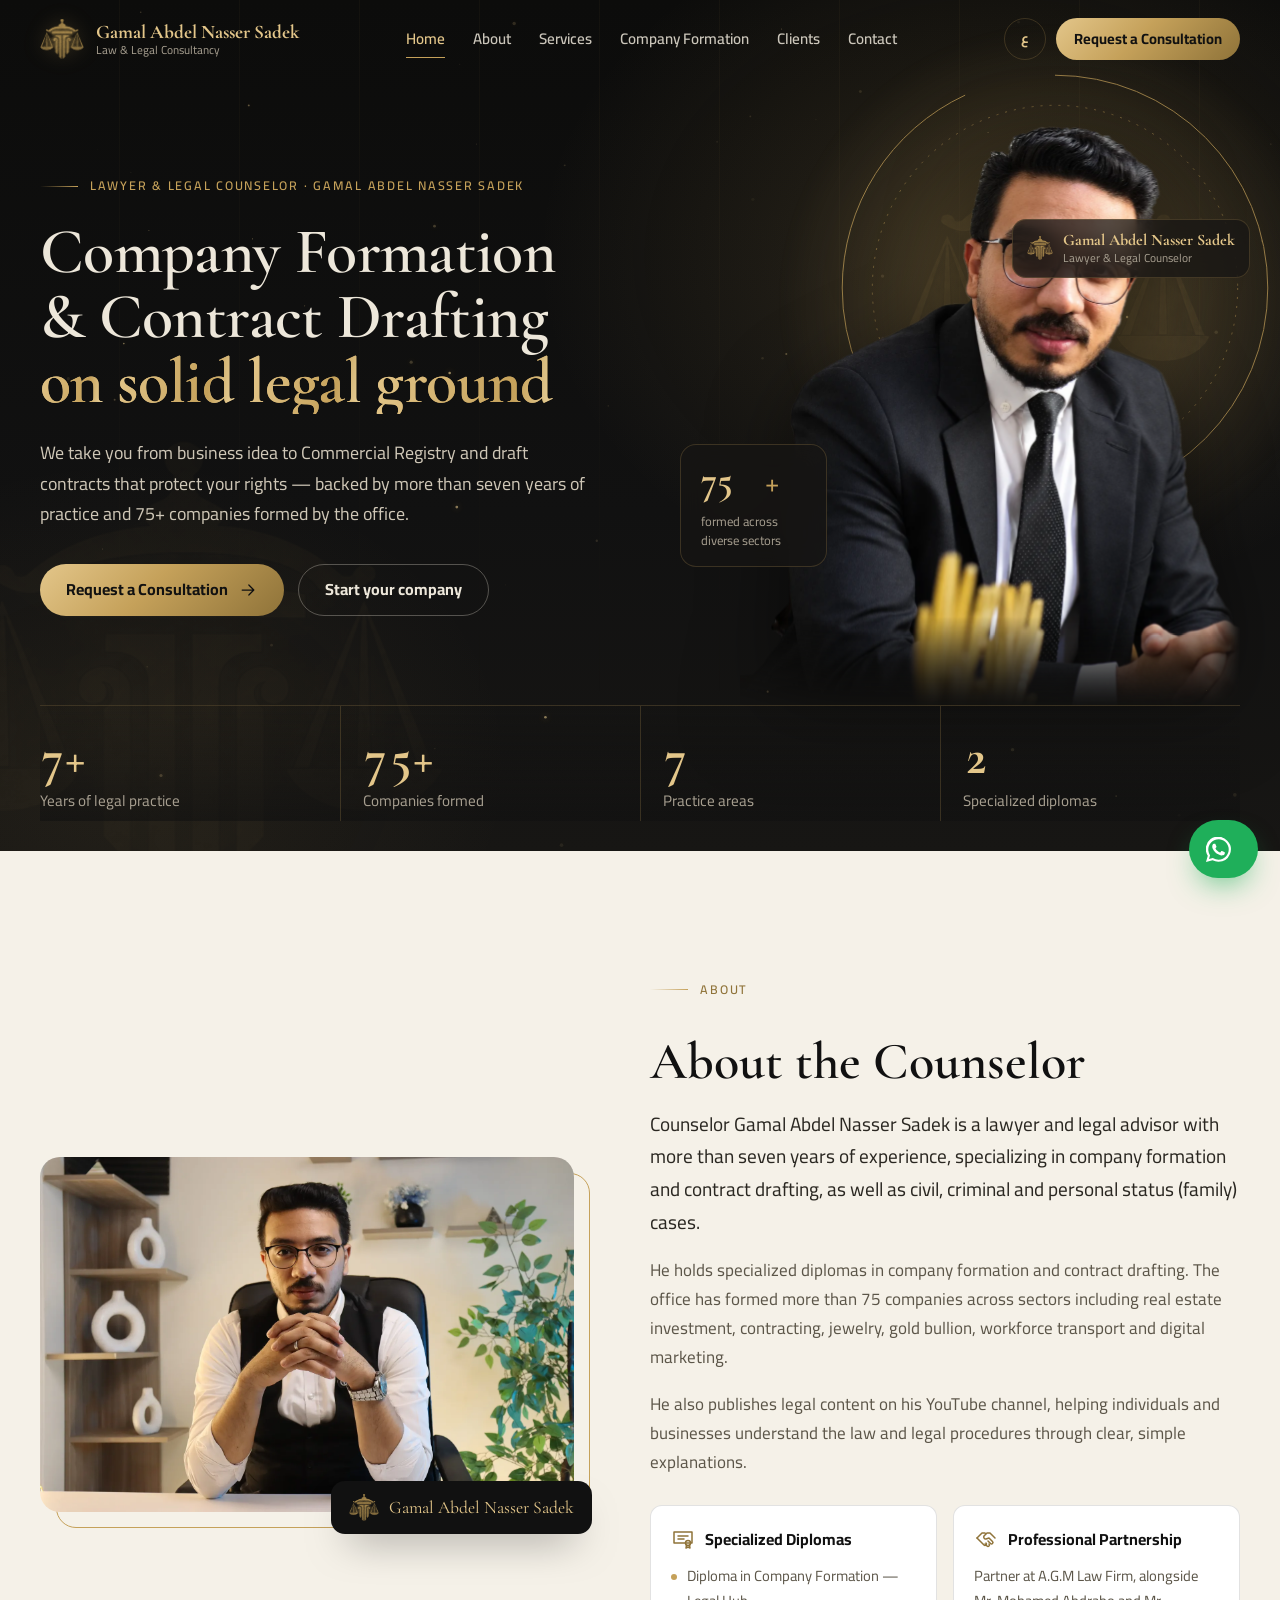
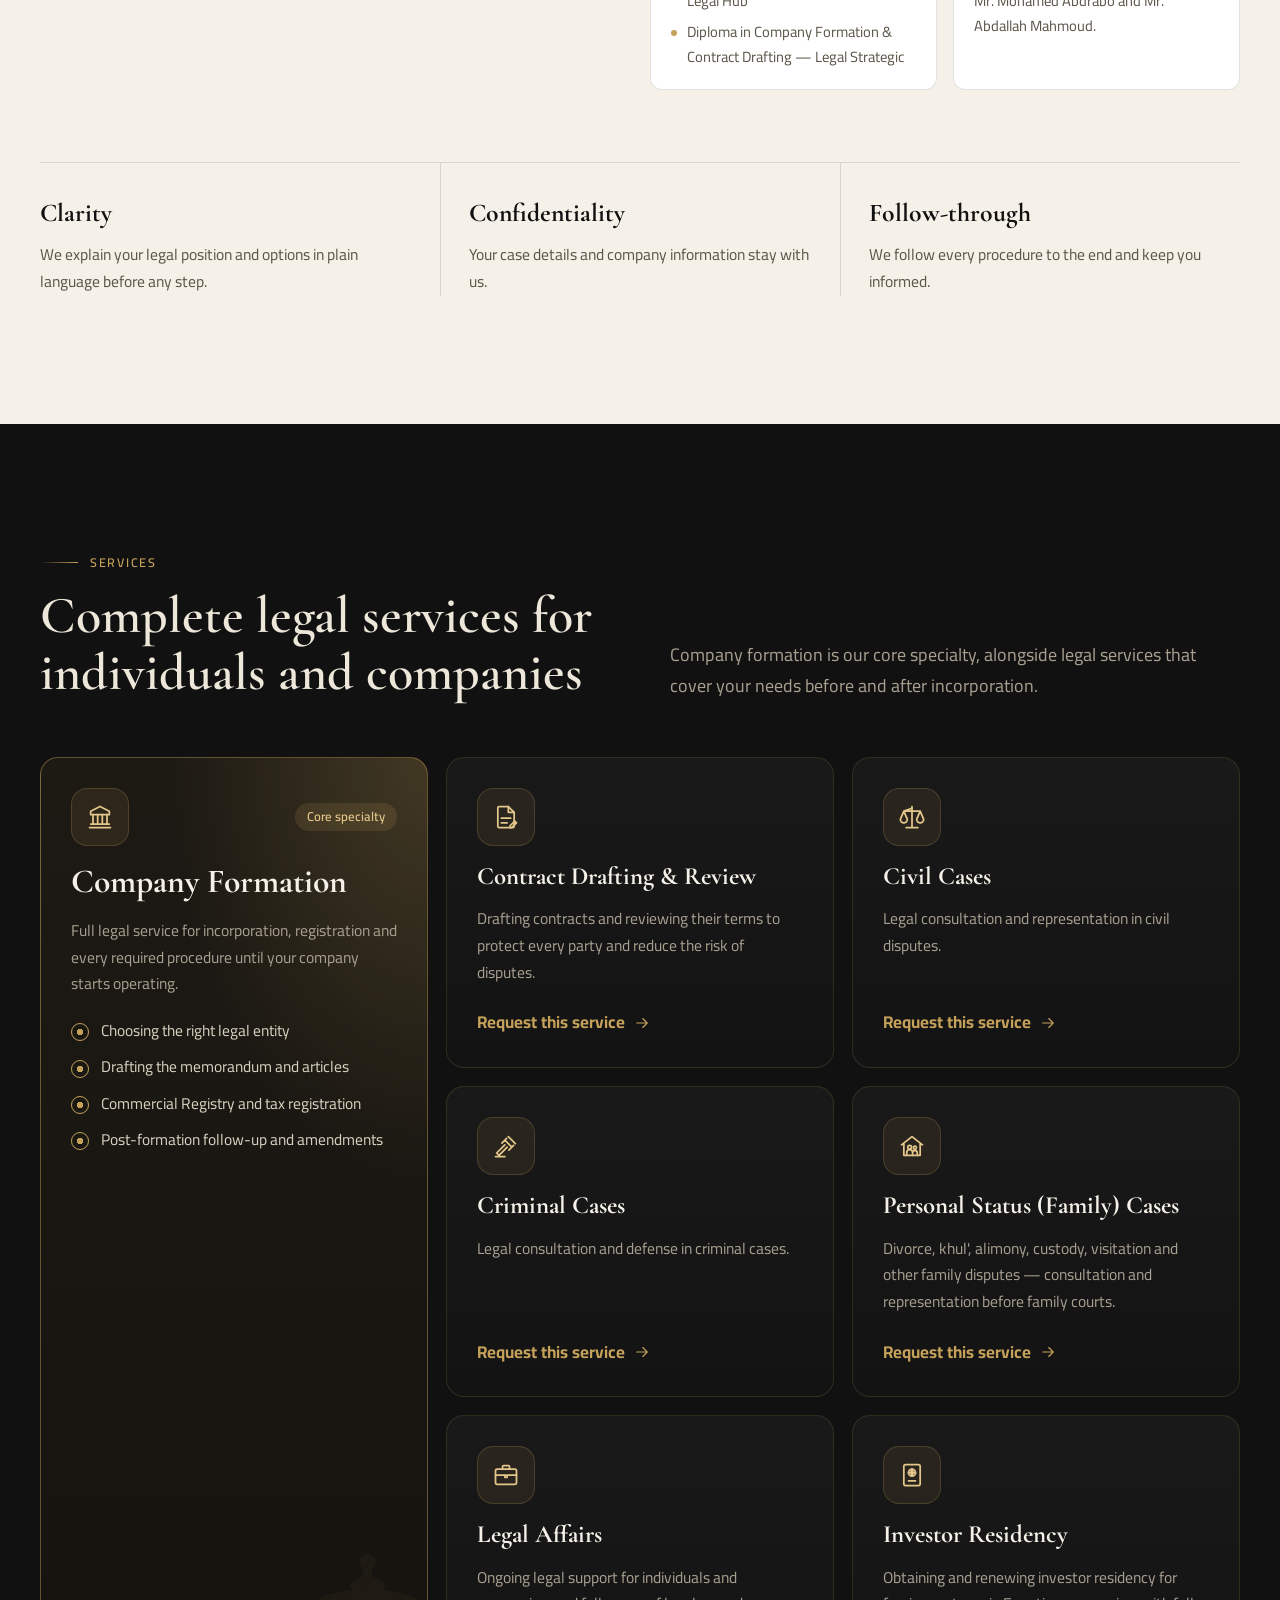
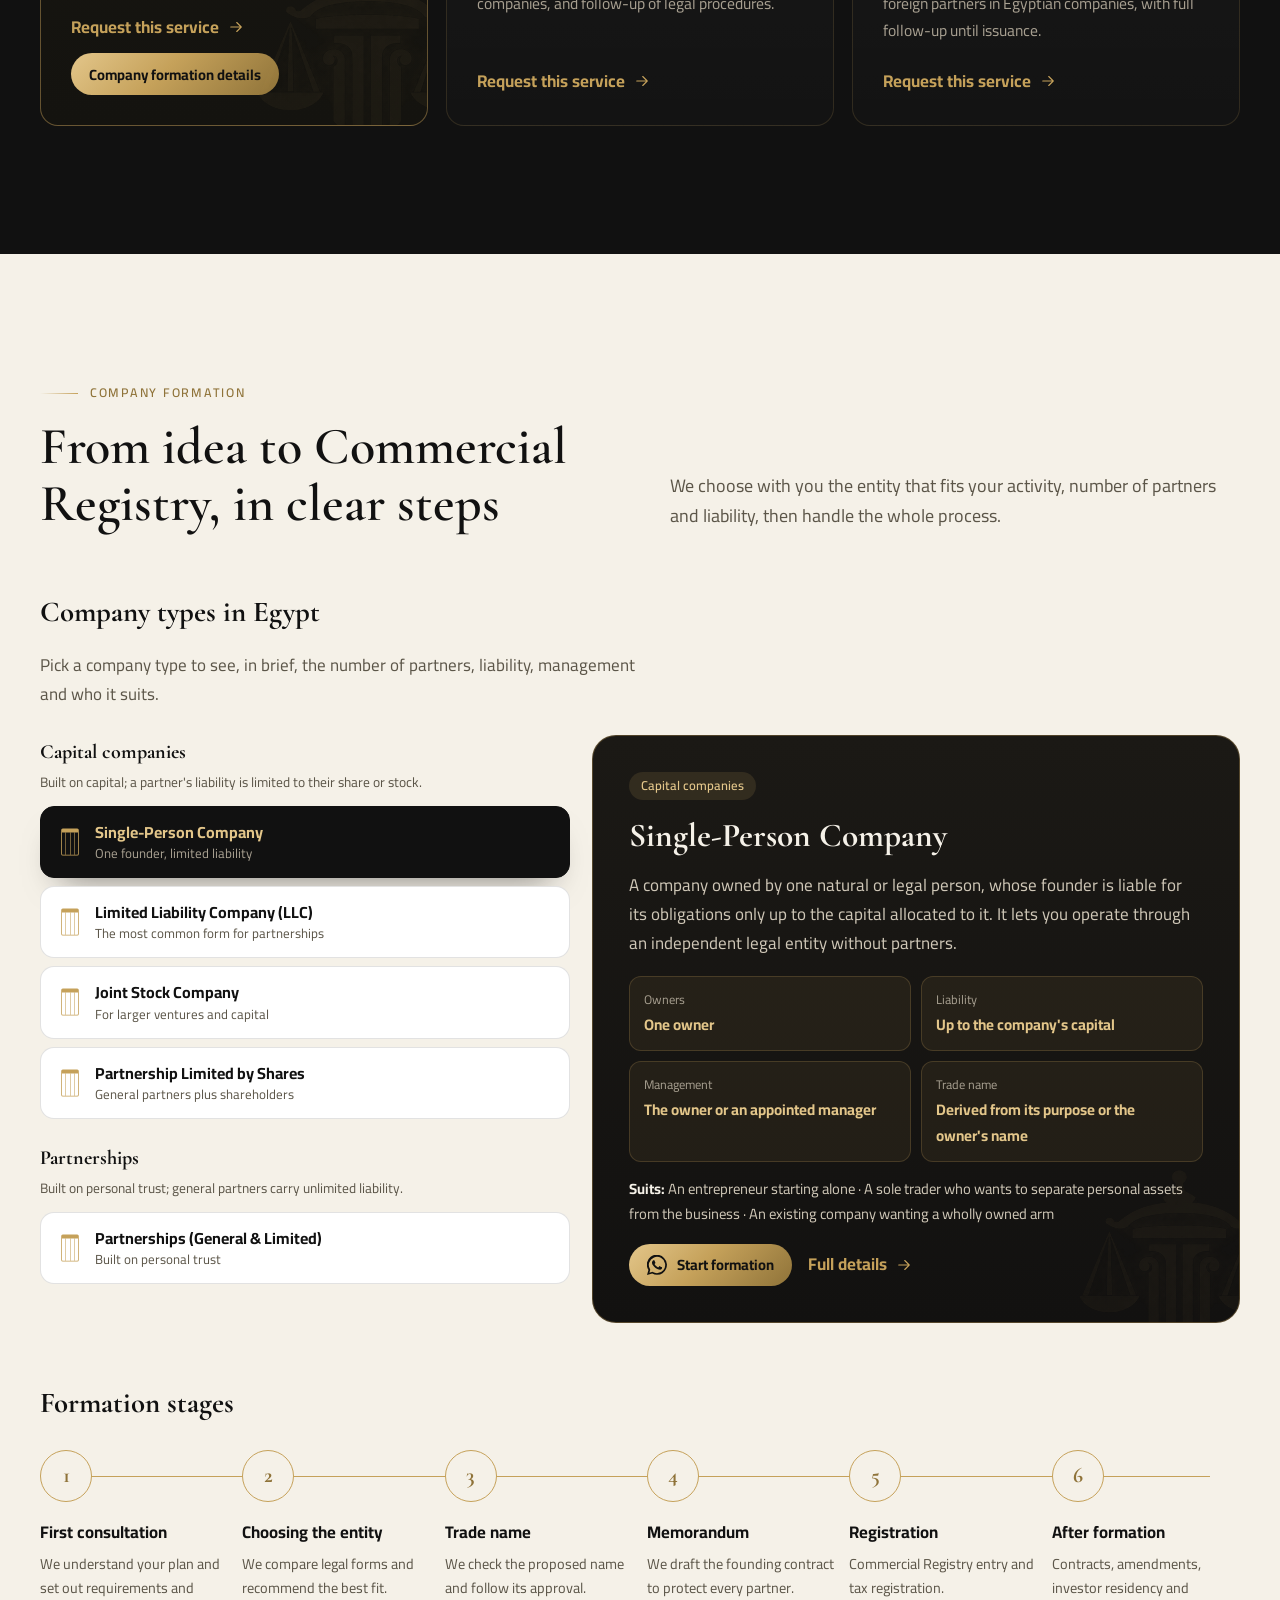
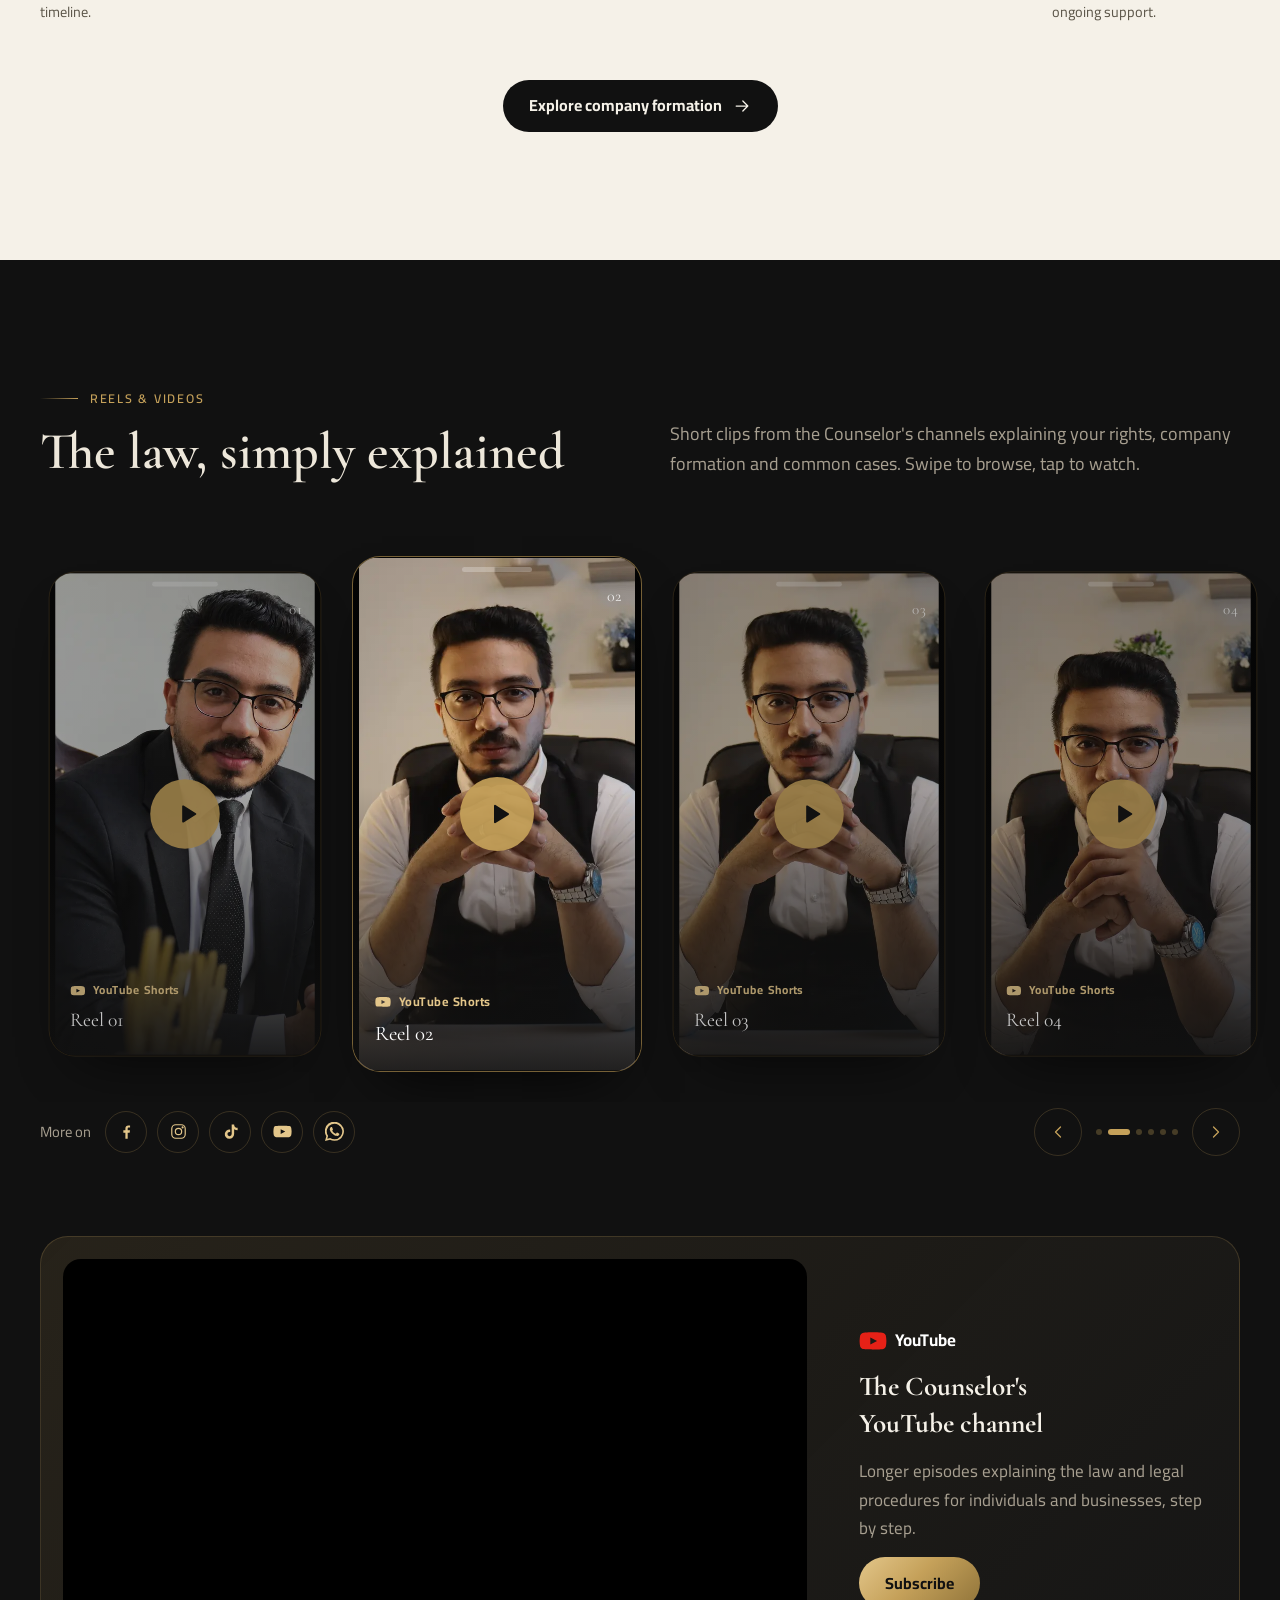
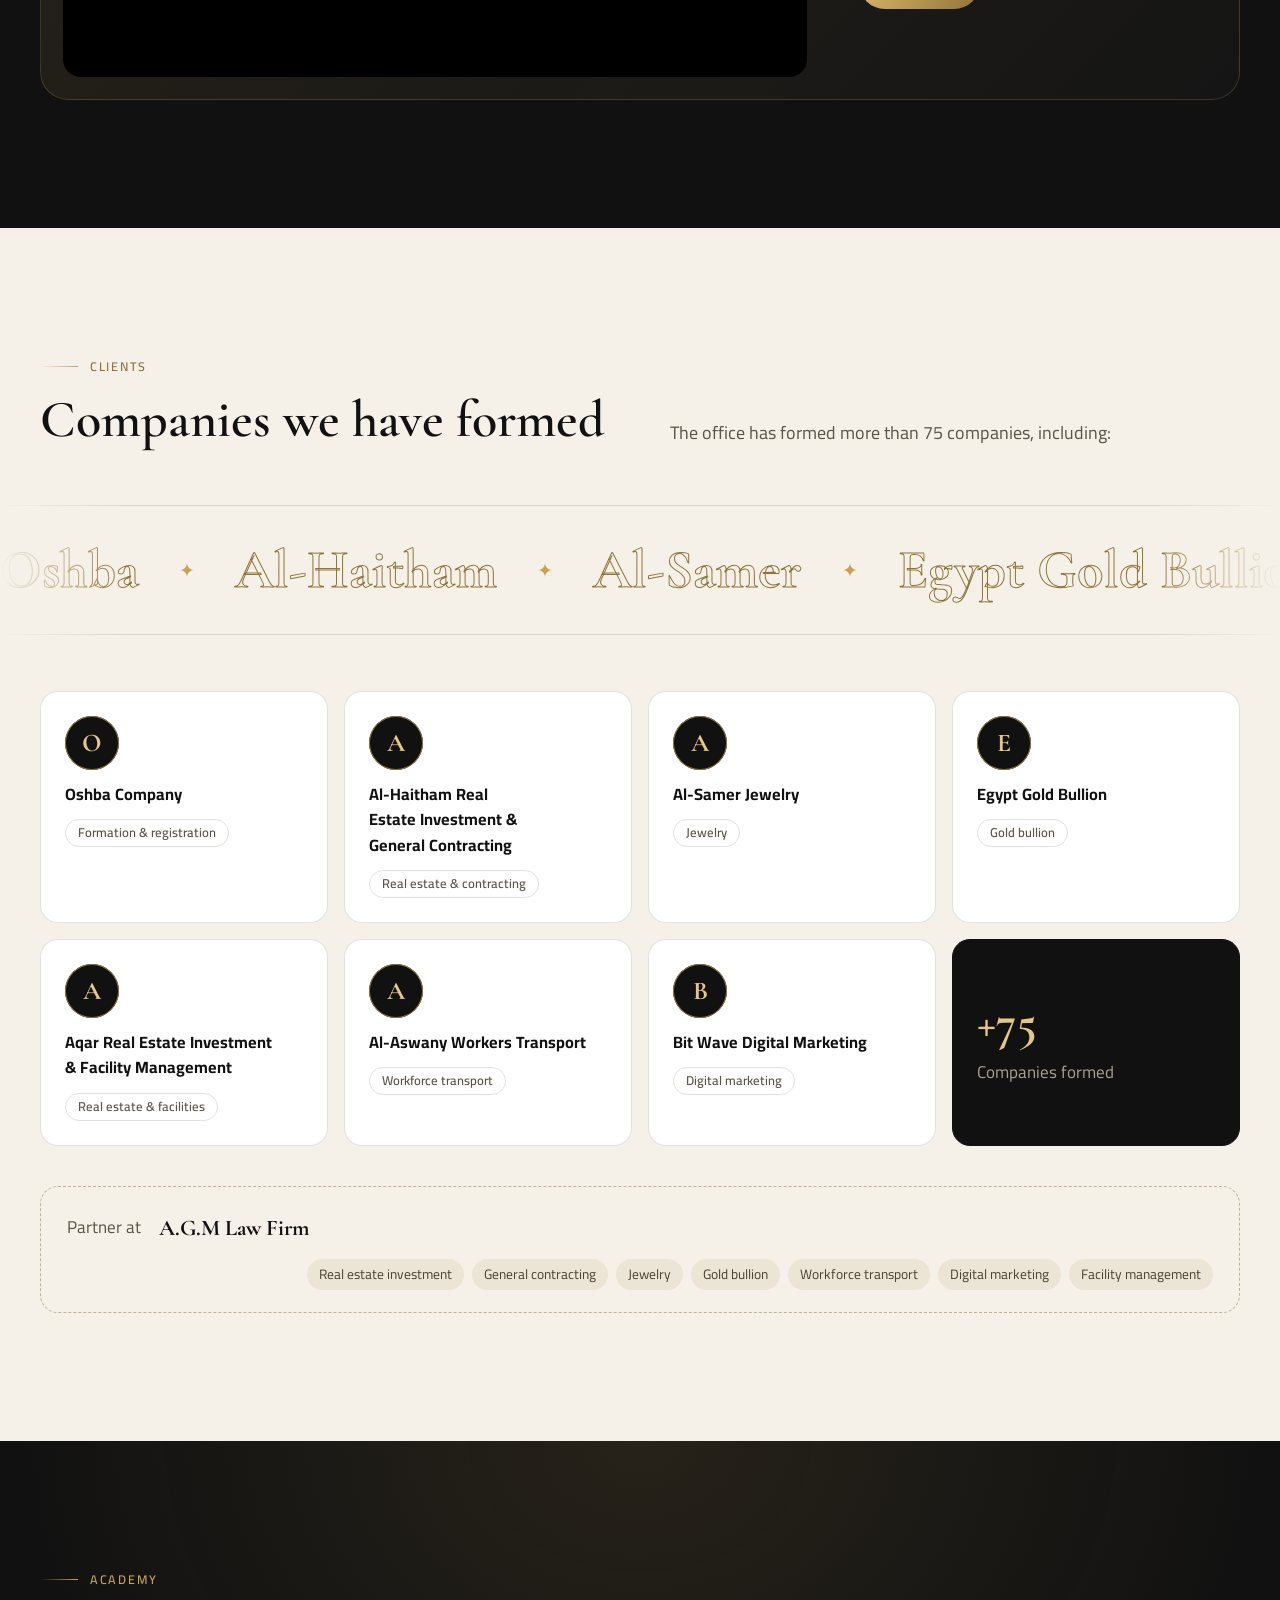
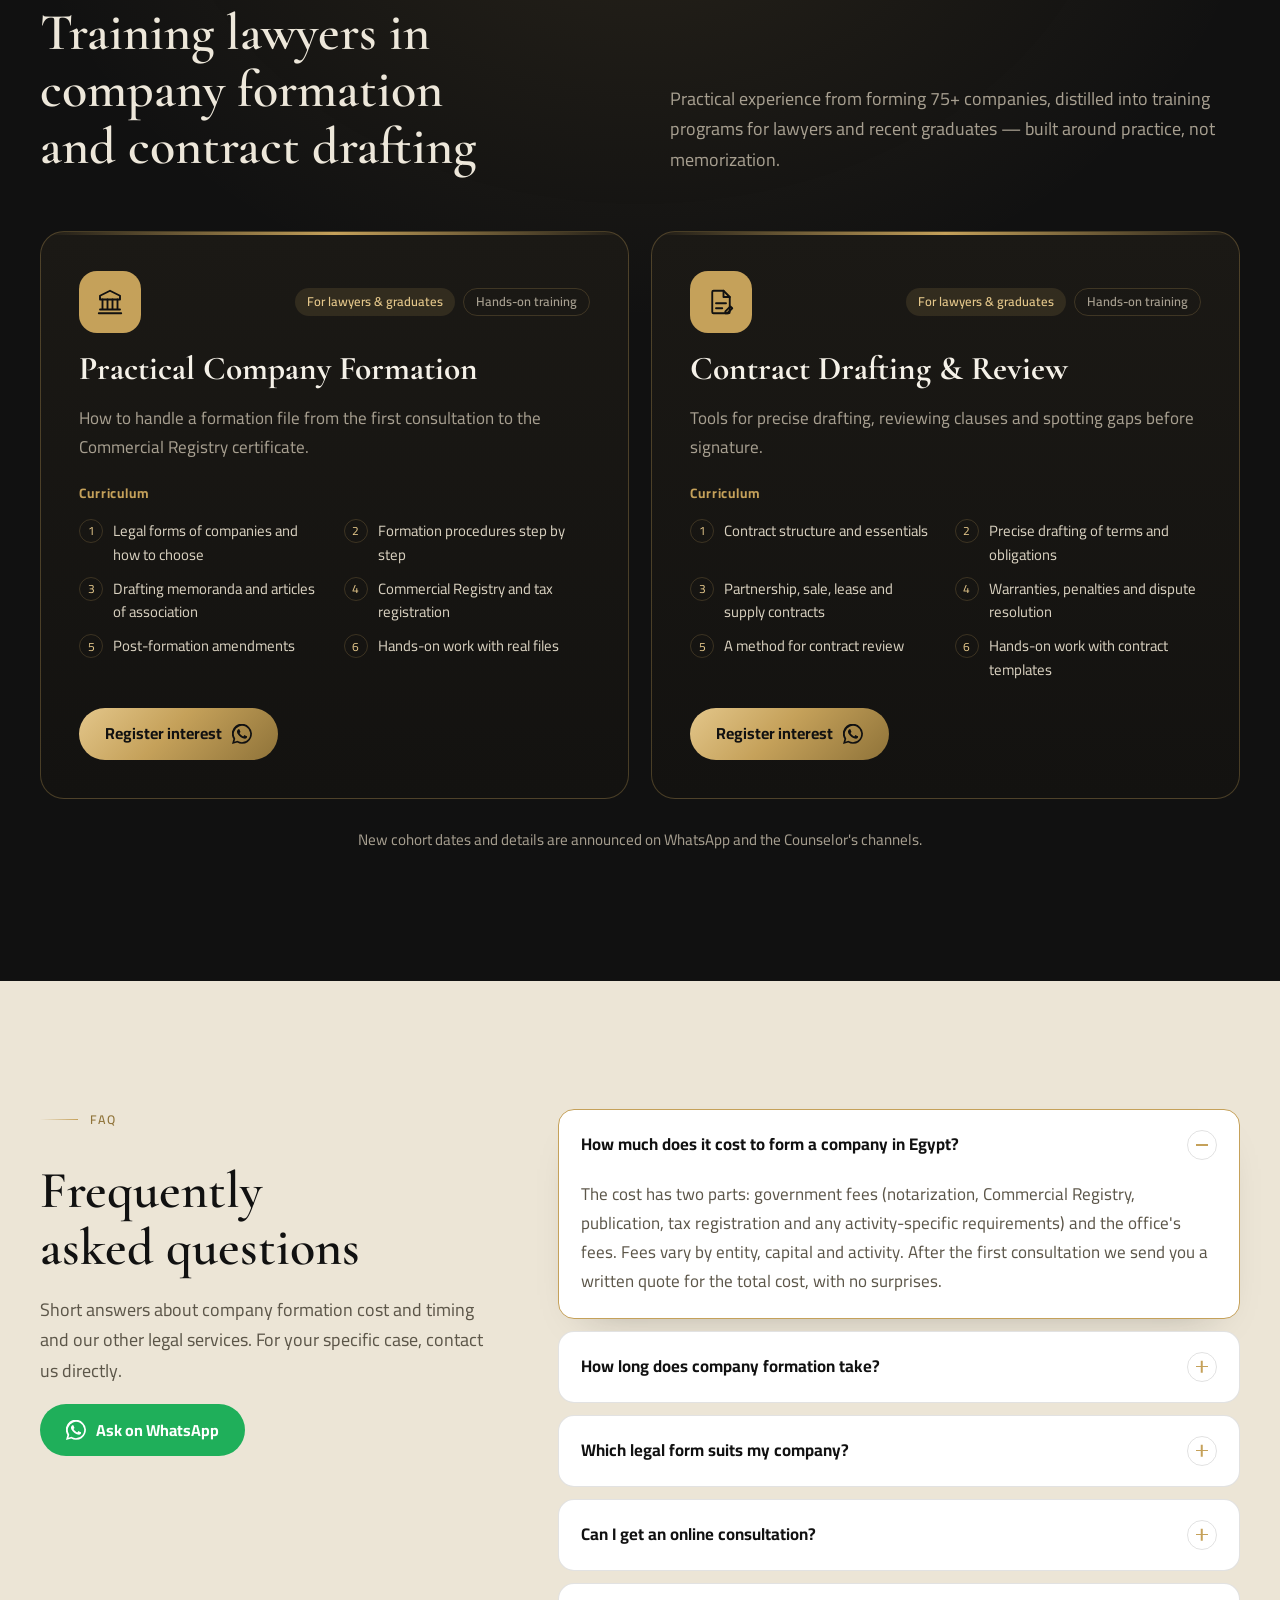
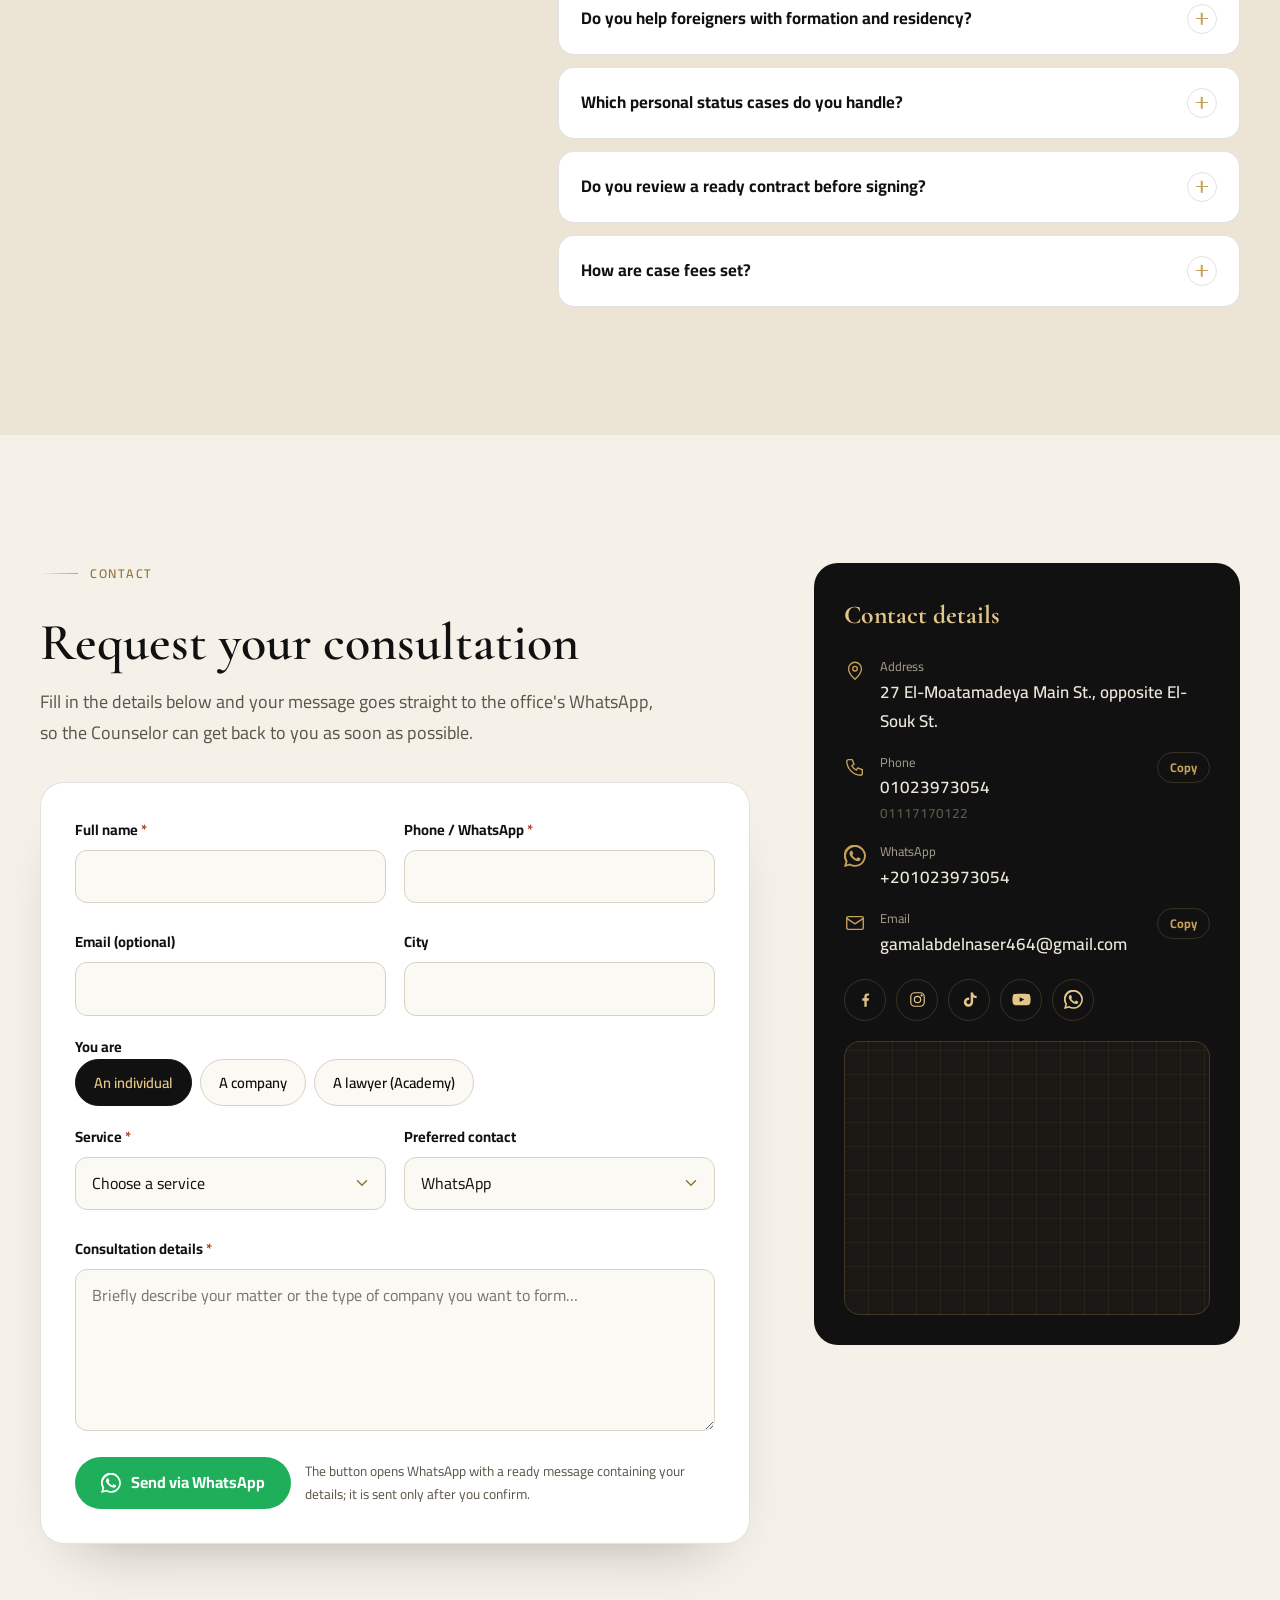
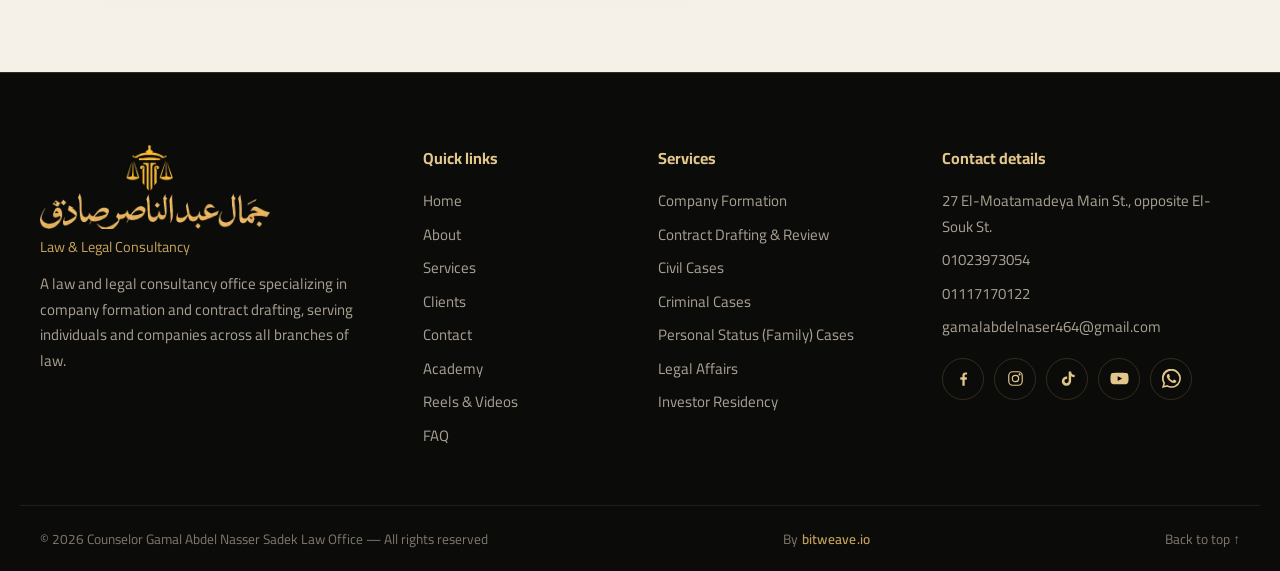
<file: en/index.html>
<!doctype html>
<html lang="en" dir="ltr">
<head>
<meta charset="utf-8">
<meta name="viewport" content="width=device-width, initial-scale=1, viewport-fit=cover">
<title>Gamal Abdel Nasser Sadek Law Office | Company Formation &amp; Contract Drafting in Egypt</title>
<meta name="claude:viewport-fit-sides" content="cover">
<meta name="description" content="Counselor Gamal Abdel Nasser Sadek Law Office: company formation and registration in Egypt, contract drafting and review, civil, criminal and family law, and investor residency. 7+ years of experience and 75+ companies formed.">
<meta name="keywords" content="company formation Egypt, company registration Egypt, corporate lawyer Egypt, contract drafting, contract review, civil lawyer, family lawyer Egypt, investor residency Egypt, legal consultation"><meta name="author" content="Counselor Gamal Abdel Nasser Sadek Law Office">
<meta name="robots" content="index, follow, max-image-preview:large">
<meta name="theme-color" content="#111111">
<link rel="canonical" href="https://zezo584.github.io/gamal-sadek-law/en/">
<link rel="alternate" hreflang="ar" href="https://zezo584.github.io/gamal-sadek-law/">
<link rel="alternate" hreflang="en" href="https://zezo584.github.io/gamal-sadek-law/en/">
<link rel="alternate" hreflang="x-default" href="https://zezo584.github.io/gamal-sadek-law/">
<meta property="og:type" content="website">
<meta property="og:site_name" content="Counselor Gamal Abdel Nasser Sadek Law Office">
<meta property="og:title" content="Gamal Abdel Nasser Sadek Law Office | Company Formation &amp; Contract Drafting in Egypt">
<meta property="og:description" content="Counselor Gamal Abdel Nasser Sadek Law Office: company formation and registration in Egypt, contract drafting and review, civil, criminal and family law, and investor residency. 7+ years of experience and 75+ companies formed.">
<meta property="og:url" content="https://zezo584.github.io/gamal-sadek-law/en/">
<meta property="og:image" content="https://zezo584.github.io/gamal-sadek-law/assets/img/og-image.jpg">
<meta property="og:image:width" content="1200">
<meta property="og:image:height" content="630">
<meta property="og:locale" content="en_US">
<meta property="og:locale:alternate" content="ar_EG">
<meta name="twitter:card" content="summary_large_image">
<meta name="twitter:title" content="Gamal Abdel Nasser Sadek Law Office | Company Formation &amp; Contract Drafting in Egypt">
<meta name="twitter:description" content="Counselor Gamal Abdel Nasser Sadek Law Office: company formation and registration in Egypt, contract drafting and review, civil, criminal and family law, and investor residency. 7+ years of experience and 75+ companies formed.">
<meta name="twitter:image" content="https://zezo584.github.io/gamal-sadek-law/assets/img/og-image.jpg">
<link rel="icon" type="image/png" sizes="32x32" href="../assets/img/icon-32.png">
<link rel="apple-touch-icon" href="../assets/img/icon-180.png">
<link rel="manifest" href="../site.webmanifest">
<script>document.documentElement.classList.add("js");setTimeout(function(){if(!window.__siteReady){document.documentElement.classList.remove("js")}},3500)</script>
<link rel="preconnect" href="https://fonts.googleapis.com">
<link rel="preconnect" href="https://fonts.gstatic.com" crossorigin>
<link rel="stylesheet" href="https://fonts.googleapis.com/css2?family=Amiri:wght@400;700&family=Cairo:wght@400;500;600;700&family=Cormorant+Garamond:wght@500;600;700&display=swap">
<link rel="stylesheet" href="../assets/css/style.css">
<script type="application/ld+json">{"@context": "https://schema.org", "@graph": [{"@type": ["LegalService", "Attorney"], "@id": "https://zezo584.github.io/gamal-sadek-law/#organization", "name": "Counselor Gamal Abdel Nasser Sadek Law Office", "alternateName": ["مكتب المستشار جمال عبدالناصر صادق", "Counselor Gamal Abdel Nasser Sadek Law Office"], "description": "Counselor Gamal Abdel Nasser Sadek Law Office: company formation and registration in Egypt, contract drafting and review, civil, criminal and family law, and investor residency. 7+ years of experience and 75+ companies formed.", "url": "https://zezo584.github.io/gamal-sadek-law/", "logo": "https://zezo584.github.io/gamal-sadek-law/assets/img/icon-512.png", "image": "https://zezo584.github.io/gamal-sadek-law/assets/img/og-image.jpg", "telephone": ["+201023973054", "+201117170122"], "email": "gamalabdelnaser464@gmail.com", "address": {"@type": "PostalAddress", "streetAddress": "27 El-Moatamadeya Main St., opposite El-Souk St.", "addressCountry": "EG"}, "areaServed": {"@type": "Country", "name": "Egypt"}, "founder": {"@id": "https://zezo584.github.io/gamal-sadek-law/#gamal"}, "employee": {"@id": "https://zezo584.github.io/gamal-sadek-law/#gamal"}, "sameAs": ["https://www.facebook.com/YourAdvisor2021", "https://www.instagram.com/gamalabdelnassersadeq/", "https://www.tiktok.com/@gamalabdelnassersadeq", "https://www.youtube.com/@gamalabdelnassersadeq"], "knowsLanguage": ["ar", "en"], "hasOfferCatalog": {"@type": "OfferCatalog", "name": "Services", "itemListElement": [{"@type": "Offer", "itemOffered": {"@type": "Service", "name": "Company Formation", "description": "Full legal service for incorporation, registration and every required procedure until your company starts operating."}}, {"@type": "Offer", "itemOffered": {"@type": "Service", "name": "Contract Drafting & Review", "description": "Drafting contracts and reviewing their terms to protect every party and reduce the risk of disputes."}}, {"@type": "Offer", "itemOffered": {"@type": "Service", "name": "Civil Cases", "description": "Legal consultation and representation in civil disputes."}}, {"@type": "Offer", "itemOffered": {"@type": "Service", "name": "Criminal Cases", "description": "Legal consultation and defense in criminal cases."}}, {"@type": "Offer", "itemOffered": {"@type": "Service", "name": "Personal Status (Family) Cases", "description": "Divorce, khul', alimony, custody, visitation and other family disputes — consultation and representation before family courts."}}, {"@type": "Offer", "itemOffered": {"@type": "Service", "name": "Legal Affairs", "description": "Ongoing legal support for individuals and companies, and follow-up of legal procedures."}}, {"@type": "Offer", "itemOffered": {"@type": "Service", "name": "Investor Residency", "description": "Obtaining and renewing investor residency for foreign partners in Egyptian companies, with full follow-up until issuance."}}]}, "contactPoint": {"@type": "ContactPoint", "telephone": "+201023973054", "contactType": "customer service", "availableLanguage": ["Arabic", "English"]}}, {"@type": "Person", "@id": "https://zezo584.github.io/gamal-sadek-law/#gamal", "name": "Gamal Abdel Nasser Sadek", "alternateName": ["Gamal Abdel Nasser Sadek", "جمال عبدالناصر صادق"], "jobTitle": "Lawyer & Legal Counselor", "image": "https://zezo584.github.io/gamal-sadek-law/assets/img/gamal-portrait.jpg", "worksFor": {"@id": "https://zezo584.github.io/gamal-sadek-law/#organization"}, "knowsAbout": ["Company formation", "Contract drafting", "Civil law", "Criminal law", "Family law"], "hasCredential": [{"@type": "EducationalOccupationalCredential", "name": "Diploma in Company Formation — Legal Hub"}, {"@type": "EducationalOccupationalCredential", "name": "Diploma in Company Formation & Contract Drafting — Legal Strategic"}], "sameAs": ["https://www.facebook.com/YourAdvisor2021", "https://www.instagram.com/gamalabdelnassersadeq/", "https://www.tiktok.com/@gamalabdelnassersadeq", "https://www.youtube.com/@gamalabdelnassersadeq"]}, {"@type": "WebSite", "@id": "https://zezo584.github.io/gamal-sadek-law/#website", "url": "https://zezo584.github.io/gamal-sadek-law/", "name": "Counselor Gamal Abdel Nasser Sadek Law Office", "inLanguage": ["ar", "en"], "publisher": {"@id": "https://zezo584.github.io/gamal-sadek-law/#organization"}}, {"@type": "WebPage", "@id": "https://zezo584.github.io/gamal-sadek-law/en/#webpage", "url": "https://zezo584.github.io/gamal-sadek-law/en/", "name": "Gamal Abdel Nasser Sadek Law Office | Company Formation & Contract Drafting in Egypt", "inLanguage": "en", "isPartOf": {"@id": "https://zezo584.github.io/gamal-sadek-law/#website"}, "about": {"@id": "https://zezo584.github.io/gamal-sadek-law/#organization"}}, {"@type": "Course", "name": "Practical Company Formation", "description": "How to handle a formation file from the first consultation to the Commercial Registry certificate.", "inLanguage": "en", "provider": {"@id": "https://zezo584.github.io/gamal-sadek-law/#organization"}, "teaches": ["Legal forms of companies and how to choose", "Formation procedures step by step", "Drafting memoranda and articles of association", "Commercial Registry and tax registration", "Post-formation amendments", "Hands-on work with real files"]}, {"@type": "Course", "name": "Contract Drafting & Review", "description": "Tools for precise drafting, reviewing clauses and spotting gaps before signature.", "inLanguage": "en", "provider": {"@id": "https://zezo584.github.io/gamal-sadek-law/#organization"}, "teaches": ["Contract structure and essentials", "Precise drafting of terms and obligations", "Partnership, sale, lease and supply contracts", "Warranties, penalties and dispute resolution", "A method for contract review", "Hands-on work with contract templates"]}, {"@type": "FAQPage", "mainEntity": [{"@type": "Question", "name": "How much does it cost to form a company in Egypt?", "acceptedAnswer": {"@type": "Answer", "text": "The cost has two parts: government fees (notarization, Commercial Registry, publication, tax registration and any activity-specific requirements) and the office's fees. Fees vary by entity, capital and activity. After the first consultation we send you a written quote for the total cost, with no surprises."}}, {"@type": "Question", "name": "How long does company formation take?", "acceptedAnswer": {"@type": "Answer", "text": "The clock really starts once documents are complete and the trade name is approved. Companies with standard activities finish faster; activities that need approvals from competent authorities take longer. We set a clear timeline before starting and follow it with you step by step."}}, {"@type": "Question", "name": "Which legal form suits my company?", "acceptedAnswer": {"@type": "Answer", "text": "It depends on the number of partners, capital, the liability you accept and your growth plans. A single-person company suits a sole founder, an LLC suits most small and medium partnerships, and a joint stock company suits larger ventures."}}, {"@type": "Question", "name": "Can I get an online consultation?", "acceptedAnswer": {"@type": "Answer", "text": "Yes. Send your request through the consultation form or WhatsApp and we will schedule a call or an office visit, whichever suits you."}}, {"@type": "Question", "name": "Do you help foreigners with formation and residency?", "acceptedAnswer": {"@type": "Answer", "text": "Yes. We form the company for foreign partners and then handle obtaining and renewing investor residency."}}, {"@type": "Question", "name": "Which personal status cases do you handle?", "acceptedAnswer": {"@type": "Answer", "text": "Divorce, khul', alimony and maintenance, custody, visitation and other family disputes — consultation and representation before family courts."}}, {"@type": "Question", "name": "Do you review a ready contract before signing?", "acceptedAnswer": {"@type": "Answer", "text": "Yes. We review the terms, explain the risks and gaps, and propose alternative wording that protects you before you sign."}}, {"@type": "Question", "name": "How are case fees set?", "acceptedAnswer": {"@type": "Answer", "text": "Fees depend on the type and stage of the case and the expected work, and are agreed in writing before we start."}}]}]}</script>
</head>
<body class="page-home">
<a class="skip" href="#main">Skip to content</a>
<div class="progress" aria-hidden="true"><span></span></div>
<div class="loader" aria-hidden="true">
  <img src="../assets/img/mark-gold.webp" alt="" width="120" height="110">
  <span class="loader-line"><i></i></span>
</div>
<header class="site-header" id="top">
  <div class="wrap header-in">
    <a class="brand" href="../en/index.html" aria-label="Counselor Gamal Abdel Nasser Sadek Law Office">
      <img src="../assets/img/mark-gold.webp" alt="" width="44" height="40">
      <span class="brand-text"><b>Gamal Abdel Nasser Sadek</b><small>Law &amp; Legal Consultancy</small></span>
    </a>
    <nav class="nav" aria-label="Menu">
      <ul>
        <li><a href="#home" data-nav="home">Home</a></li>
        <li><a href="#about" data-nav="about">About</a></li>
        <li><a href="#services" data-nav="services">Services</a></li>
<li><a href="../en/company-formation/index.html" class="">Company Formation</a></li>        <li><a href="#clients" data-nav="clients">Clients</a></li>
        <li><a href="#contact" data-nav="contact">Contact</a></li>
      </ul>
    </nav>
    <div class="header-actions">
      <a class="lang" href="../index.html" hreflang="ar" lang="ar" title="العربية">ع</a>
      <a class="btn btn-gold btn-sm header-cta" href="#contact" data-magnetic><span>Request a Consultation</span></a>
      <button class="burger" type="button" aria-expanded="false" aria-controls="drawer" aria-label="Menu"><i></i><i></i><i></i></button>
    </div>
  </div>
</header>
<div class="drawer" id="drawer" hidden>
  <nav aria-label="Menu">
    <a href="#home" style="--i:1">Home</a>
    <a href="#about" style="--i:2">About</a>
    <a href="#services" style="--i:3">Services</a>
<a href="../en/company-formation/index.html" style="--i:3">Company Formation</a>    <a href="#clients" style="--i:4">Clients</a>
    <a href="#contact" style="--i:5">Contact</a>
<a class="sub" href="#academy">Academy</a><a class="sub" href="#media">Reels &amp; Videos</a><a class="sub" href="#faq">FAQ</a>  </nav>
  <a class="btn btn-gold" href="#contact">Request a Consultation</a>
  <a class="drawer-lang" href="../index.html" lang="ar">العربية</a>
</div>
<main id="main">
<!-- ============ HERO ============ -->
<section class="hero" id="home" aria-labelledby="hero-title">
  <canvas class="hero-dust" aria-hidden="true"></canvas>
  <img class="hero-watermark" src="../assets/img/mark-gold.webp" alt="" aria-hidden="true" width="360" height="330">
  <div class="wrap hero-grid">
    <div class="hero-copy">
      <p class="eyebrow" data-reveal><span class="rule"></span>Lawyer &amp; Legal Counselor · Gamal Abdel Nasser Sadek</p>
      <h1 id="hero-title" class="hero-title">
        <span class="line" data-split>Company Formation</span>
        <span class="line" data-split>&amp; Contract Drafting</span>
        <span class="line gold" data-split>on solid legal ground</span>
      </h1>
      <p class="hero-lead" data-reveal style="--d:.5s">We take you from business idea to Commercial Registry and draft contracts that protect your rights — backed by more than seven years of practice and 75+ companies formed by the office.</p>
      <div class="hero-actions" data-reveal style="--d:.65s">
        <a class="btn btn-gold" href="#contact" data-magnetic><span>Request a Consultation</span><svg viewBox="0 0 24 24" fill="none" stroke="currentColor" stroke-width="1.5" stroke-linecap="round" stroke-linejoin="round" aria-hidden="true" class="ico-arrow"><path d="M5 12h14M13 6l6 6-6 6"/></svg></a>
        <a class="btn btn-ghost" href="../en/company-formation/index.html"><span>Start your company</span></a>
      </div>
    </div>
    <div class="hero-visual" data-reveal="zoom" style="--d:.3s">
      <div class="hero-halo" aria-hidden="true">
        <span class="halo-glow"></span>
        <svg class="halo-rings" viewBox="0 0 400 400"><circle class="ring-a" cx="200" cy="200" r="198" pathLength="1"/><circle class="ring-b" cx="200" cy="200" r="170"/></svg>
        <img class="halo-mark" src="../assets/img/mark-gold.webp" alt="" width="360" height="330">
      </div>
      <img class="hero-person" data-tilt src="../assets/img/gamal-cutout.webp" alt="Counselor Gamal Abdel Nasser Sadek at his office" width="1000" height="1165" fetchpriority="high">
      <div class="hero-badge glass">
        <b class="count" data-count="75">75</b><span>+</span>
        <small>formed across diverse sectors</small>
      </div>
      <div class="hero-sign glass"><img src="../assets/img/mark-gold.webp" alt="" width="28" height="26"><span><b>Gamal Abdel Nasser Sadek</b><small>Lawyer &amp; Legal Counselor</small></span></div>
    </div>
  </div>
  <div class="wrap">
    <ul class="stats" aria-label="About">
      <li data-reveal style="--d:0.1s"><b><span class="count" data-count="7">7</span>+</b><span>Years of legal practice</span></li>
      <li data-reveal style="--d:0.2s"><b><span class="count" data-count="75">75</span>+</b><span>Companies formed</span></li>
      <li data-reveal style="--d:0.30000000000000004s"><b><span class="count" data-count="7">7</span></b><span>Practice areas</span></li>
      <li data-reveal style="--d:0.4s"><b><span class="count" data-count="2">2</span></b><span>Specialized diplomas</span></li>
    </ul>
  </div>
</section>
<!-- ============ ABOUT ============ -->
<section class="sec sec-ivory about" id="about" aria-labelledby="about-title">
  <div class="wrap about-grid">
    <figure class="about-photo" data-reveal="left">
      <img src="../assets/img/office-1785.webp" alt="Counselor Gamal Abdel Nasser Sadek at his office" width="1600" height="1067" loading="lazy">
      <figcaption><img src="../assets/img/mark-gold.webp" alt="" width="34" height="31"><span>Gamal Abdel Nasser Sadek</span></figcaption>
    </figure>
    <div class="about-copy">
      <p class="eyebrow" data-reveal><span class="rule"></span>About</p>
      <h2 id="about-title" class="h2" data-split>About the Counselor</h2>
      <p class="lead" data-reveal>Counselor Gamal Abdel Nasser Sadek is a lawyer and legal advisor with more than seven years of experience, specializing in company formation and contract drafting, as well as civil, criminal and personal status (family) cases.</p>
      <p data-reveal>He holds specialized diplomas in company formation and contract drafting. The office has formed more than 75 companies across sectors including real estate investment, contracting, jewelry, gold bullion, workforce transport and digital marketing.</p>
      <p data-reveal>He also publishes legal content on his YouTube channel, helping individuals and businesses understand the law and legal procedures through clear, simple explanations.</p>
      <div class="creds">
        <div class="cred" data-reveal>
          <h3><svg viewBox="0 0 24 24" fill="none" stroke="currentColor" stroke-width="1.5" stroke-linecap="round" stroke-linejoin="round" aria-hidden="true" ><path d="M3 5h18v11H3z"/><path d="M7 9h10M7 12h6"/><circle cx="17" cy="16" r="2.5"/><path d="m15.5 18-.5 3 2-1 2 1-.5-3"/></svg>Specialized Diplomas</h3>
          <ul><li>Diploma in Company Formation — Legal Hub</li><li>Diploma in Company Formation &amp; Contract Drafting — Legal Strategic</li></ul>
        </div>
        <div class="cred" data-reveal style="--d:.1s">
          <h3><svg viewBox="0 0 24 24" fill="none" stroke="currentColor" stroke-width="1.5" stroke-linecap="round" stroke-linejoin="round" aria-hidden="true" ><path d="m11 17 2 2a1.4 1.4 0 0 0 2-2"/><path d="m14 14 2.5 2.5a1.4 1.4 0 0 0 2-2L15 11l-3 1a2 2 0 0 1-2-3l3-3h3l5 5M3 11l5-5h3"/><path d="m3 11 7 7a1.4 1.4 0 0 0 2-2"/></svg>Professional Partnership</h3>
          <p>Partner at A.G.M Law Firm, alongside Mr. Mohamed Abdrabo and Mr. Abdallah Mahmoud.</p>
        </div>
      </div>
    </div>
  </div>
  <div class="wrap">
    <ul class="values">
      <li data-reveal style="--d:0.0s"><h3>Clarity</h3><p>We explain your legal position and options in plain language before any step.</p></li>
      <li data-reveal style="--d:0.1s"><h3>Confidentiality</h3><p>Your case details and company information stay with us.</p></li>
      <li data-reveal style="--d:0.2s"><h3>Follow-through</h3><p>We follow every procedure to the end and keep you informed.</p></li>
    </ul>
  </div>
</section>
<!-- ============ SERVICES ============ -->
<section class="sec sec-dark services" id="services" aria-labelledby="services-title">
  <div class="wrap">
    <div class="sec-head">
      <div>
        <p class="eyebrow" data-reveal><span class="rule"></span>Services</p>
        <h2 id="services-title" class="h2" data-split>Complete legal services for individuals and companies</h2>
      </div>
      <p class="lead" data-reveal>Company formation is our core specialty, alongside legal services that cover your needs before and after incorporation.</p>
    </div>
    <div class="svc-grid">
      <article class="svc svc-feature" data-reveal style="--d:0.0s" data-spot>
        <div class="svc-top">
          <span class="svc-icon"><svg viewBox="0 0 24 24" fill="none" stroke="currentColor" stroke-width="1.5" stroke-linecap="round" stroke-linejoin="round" aria-hidden="true" ><path d="M3 21h18M4 10h16M12 3 4 7v3h16V7z"/><path d="M6 10v8M10 10v8M14 10v8M18 10v8M4 18h16"/></svg></span>
<span class="chip">Core specialty</span>        </div>
        <h3>Company Formation</h3>
        <p>Full legal service for incorporation, registration and every required procedure until your company starts operating.</p>
<ul class="ticks"><li>Choosing the right legal entity</li><li>Drafting the memorandum and articles</li><li>Commercial Registry and tax registration</li><li>Post-formation follow-up and amendments</li></ul>        <div class="svc-actions">
          <a class="link-arrow" href="#contact" data-service="Company Formation">Request this service<svg viewBox="0 0 24 24" fill="none" stroke="currentColor" stroke-width="1.5" stroke-linecap="round" stroke-linejoin="round" aria-hidden="true" class="ico-arrow"><path d="M5 12h14M13 6l6 6-6 6"/></svg></a>
<a class="btn btn-gold btn-sm" href="../en/company-formation/index.html"><span>Company formation details</span></a>        </div>
      </article>
      <article class="svc " data-reveal style="--d:0.07s" data-spot>
        <div class="svc-top">
          <span class="svc-icon"><svg viewBox="0 0 24 24" fill="none" stroke="currentColor" stroke-width="1.5" stroke-linecap="round" stroke-linejoin="round" aria-hidden="true" ><path d="M14 3H6a1 1 0 0 0-1 1v16a1 1 0 0 0 1 1h12a1 1 0 0 0 1-1V8z"/><path d="M14 3v5h5M8 13h8M8 17h5"/><path d="m15.5 19.5 4-4 1.5 1.5-4 4H15.5z"/></svg></span>
        </div>
        <h3>Contract Drafting &amp; Review</h3>
        <p>Drafting contracts and reviewing their terms to protect every party and reduce the risk of disputes.</p>
        <div class="svc-actions">
          <a class="link-arrow" href="#contact" data-service="Contract Drafting &amp; Review">Request this service<svg viewBox="0 0 24 24" fill="none" stroke="currentColor" stroke-width="1.5" stroke-linecap="round" stroke-linejoin="round" aria-hidden="true" class="ico-arrow"><path d="M5 12h14M13 6l6 6-6 6"/></svg></a>
        </div>
      </article>
      <article class="svc " data-reveal style="--d:0.14s" data-spot>
        <div class="svc-top">
          <span class="svc-icon"><svg viewBox="0 0 24 24" fill="none" stroke="currentColor" stroke-width="1.5" stroke-linecap="round" stroke-linejoin="round" aria-hidden="true" ><path d="M12 3v18M7 21h10M5 7h14M12 4.5 5 7l-3 7a3 3 0 0 0 6 0L5 7M19 7l-3 7a3 3 0 0 0 6 0l-3-7"/></svg></span>
        </div>
        <h3>Civil Cases</h3>
        <p>Legal consultation and representation in civil disputes.</p>
        <div class="svc-actions">
          <a class="link-arrow" href="#contact" data-service="Civil Cases">Request this service<svg viewBox="0 0 24 24" fill="none" stroke="currentColor" stroke-width="1.5" stroke-linecap="round" stroke-linejoin="round" aria-hidden="true" class="ico-arrow"><path d="M5 12h14M13 6l6 6-6 6"/></svg></a>
        </div>
      </article>
      <article class="svc " data-reveal style="--d:0.21000000000000002s" data-spot>
        <div class="svc-top">
          <span class="svc-icon"><svg viewBox="0 0 24 24" fill="none" stroke="currentColor" stroke-width="1.5" stroke-linecap="round" stroke-linejoin="round" aria-hidden="true" ><path d="m14 4 6 6M11 7l6 6M12.5 5.5l-4 4M18.5 11.5l-4 4M11 11 4 18l2 2 7-7M3 21h8"/></svg></span>
        </div>
        <h3>Criminal Cases</h3>
        <p>Legal consultation and defense in criminal cases.</p>
        <div class="svc-actions">
          <a class="link-arrow" href="#contact" data-service="Criminal Cases">Request this service<svg viewBox="0 0 24 24" fill="none" stroke="currentColor" stroke-width="1.5" stroke-linecap="round" stroke-linejoin="round" aria-hidden="true" class="ico-arrow"><path d="M5 12h14M13 6l6 6-6 6"/></svg></a>
        </div>
      </article>
      <article class="svc " data-reveal style="--d:0.28s" data-spot>
        <div class="svc-top">
          <span class="svc-icon"><svg viewBox="0 0 24 24" fill="none" stroke="currentColor" stroke-width="1.5" stroke-linecap="round" stroke-linejoin="round" aria-hidden="true" ><path d="M3 11 12 4l9 7M5 10v10h14V10"/><circle cx="10" cy="13" r="1.6"/><circle cx="14.5" cy="13.5" r="1.3"/><path d="M7.5 20v-2.5a2.5 2.5 0 0 1 5 0V20M12.5 20v-2a2 2 0 0 1 4 0v2"/></svg></span>
        </div>
        <h3>Personal Status (Family) Cases</h3>
        <p>Divorce, khul&#39;, alimony, custody, visitation and other family disputes — consultation and representation before family courts.</p>
        <div class="svc-actions">
          <a class="link-arrow" href="#contact" data-service="Personal Status (Family) Cases">Request this service<svg viewBox="0 0 24 24" fill="none" stroke="currentColor" stroke-width="1.5" stroke-linecap="round" stroke-linejoin="round" aria-hidden="true" class="ico-arrow"><path d="M5 12h14M13 6l6 6-6 6"/></svg></a>
        </div>
      </article>
      <article class="svc " data-reveal style="--d:0.35000000000000003s" data-spot>
        <div class="svc-top">
          <span class="svc-icon"><svg viewBox="0 0 24 24" fill="none" stroke="currentColor" stroke-width="1.5" stroke-linecap="round" stroke-linejoin="round" aria-hidden="true" ><rect x="3" y="7" width="18" height="13" rx="1.5"/><path d="M9 7V5a1 1 0 0 1 1-1h4a1 1 0 0 1 1 1v2M3 12h18M11 12v2h2v-2"/></svg></span>
        </div>
        <h3>Legal Affairs</h3>
        <p>Ongoing legal support for individuals and companies, and follow-up of legal procedures.</p>
        <div class="svc-actions">
          <a class="link-arrow" href="#contact" data-service="Legal Affairs">Request this service<svg viewBox="0 0 24 24" fill="none" stroke="currentColor" stroke-width="1.5" stroke-linecap="round" stroke-linejoin="round" aria-hidden="true" class="ico-arrow"><path d="M5 12h14M13 6l6 6-6 6"/></svg></a>
        </div>
      </article>
      <article class="svc " data-reveal style="--d:0.42000000000000004s" data-spot>
        <div class="svc-top">
          <span class="svc-icon"><svg viewBox="0 0 24 24" fill="none" stroke="currentColor" stroke-width="1.5" stroke-linecap="round" stroke-linejoin="round" aria-hidden="true" ><rect x="5" y="3" width="14" height="18" rx="1.5"/><circle cx="12" cy="10" r="3"/><path d="M9 10h6M12 7c-1 1.6-1 4.4 0 6M12 7c1 1.6 1 4.4 0 6M9 17h6"/></svg></span>
        </div>
        <h3>Investor Residency</h3>
        <p>Obtaining and renewing investor residency for foreign partners in Egyptian companies, with full follow-up until issuance.</p>
        <div class="svc-actions">
          <a class="link-arrow" href="#contact" data-service="Investor Residency">Request this service<svg viewBox="0 0 24 24" fill="none" stroke="currentColor" stroke-width="1.5" stroke-linecap="round" stroke-linejoin="round" aria-hidden="true" class="ico-arrow"><path d="M5 12h14M13 6l6 6-6 6"/></svg></a>
        </div>
      </article>
    </div>
  </div>
</section>
<!-- ============ FORMATION HIGHLIGHT ============ -->
<section class="sec sec-ivory formation" id="formation" aria-labelledby="formation-title">
  <div class="wrap">
    <div class="sec-head">
      <div>
        <p class="eyebrow" data-reveal><span class="rule"></span>Company Formation</p>
        <h2 id="formation-title" class="h2" data-split>From idea to Commercial Registry, in clear steps</h2>
      </div>
      <p class="lead" data-reveal>We choose with you the entity that fits your activity, number of partners and liability, then handle the whole process.</p>
    </div>
    <h3 class="h3" data-reveal>Company types in Egypt</h3>
    <p class="ex-intro" data-reveal>Pick a company type to see, in brief, the number of partners, liability, management and who it suits.</p>
<div class="explorer " data-explorer>
  <div class="ex-tabs" role="tablist" aria-label="Company types in Egypt">
    <div class="ex-group">
      <p class="ex-group-h"><b>Capital companies</b><small>Built on capital; a partner&#39;s liability is limited to their share or stock.</small></p>
      <button type="button" role="tab" id="ex-tab-h-capital-1" aria-controls="ex-panel-h-capital-1" aria-selected="true" class="ex-tab">
        <span class="type-col" aria-hidden="true"></span><span><b>Single-Person Company</b><small>One founder, limited liability</small></span>
      </button>
      <button type="button" role="tab" id="ex-tab-h-capital-2" aria-controls="ex-panel-h-capital-2" aria-selected="false" class="ex-tab">
        <span class="type-col" aria-hidden="true"></span><span><b>Limited Liability Company (LLC)</b><small>The most common form for partnerships</small></span>
      </button>
      <button type="button" role="tab" id="ex-tab-h-capital-3" aria-controls="ex-panel-h-capital-3" aria-selected="false" class="ex-tab">
        <span class="type-col" aria-hidden="true"></span><span><b>Joint Stock Company</b><small>For larger ventures and capital</small></span>
      </button>
      <button type="button" role="tab" id="ex-tab-h-capital-4" aria-controls="ex-panel-h-capital-4" aria-selected="false" class="ex-tab">
        <span class="type-col" aria-hidden="true"></span><span><b>Partnership Limited by Shares</b><small>General partners plus shareholders</small></span>
      </button>
    </div>
    <div class="ex-group">
      <p class="ex-group-h"><b>Partnerships</b><small>Built on personal trust; general partners carry unlimited liability.</small></p>
      <button type="button" role="tab" id="ex-tab-h-persons-1" aria-controls="ex-panel-h-persons-1" aria-selected="false" class="ex-tab">
        <span class="type-col" aria-hidden="true"></span><span><b>Partnerships (General &amp; Limited)</b><small>Built on personal trust</small></span>
      </button>
    </div>
  </div>
  <div class="ex-panels">
    <article class="ex-panel" role="tabpanel" id="ex-panel-h-capital-1" aria-labelledby="ex-tab-h-capital-1" >
      <span class="chip">Capital companies</span>
      <h4>Single-Person Company</h4>
      <p>A company owned by one natural or legal person, whose founder is liable for its obligations only up to the capital allocated to it. It lets you operate through an independent legal entity without partners.</p>
      <dl class="ex-facts"><div><dt>Owners</dt><dd>One owner</dd></div><div><dt>Liability</dt><dd>Up to the company&#39;s capital</dd></div><div><dt>Management</dt><dd>The owner or an appointed manager</dd></div><div><dt>Trade name</dt><dd>Derived from its purpose or the owner&#39;s name</dd></div></dl>
      <p class="ex-suits"><b>Suits:</b> An entrepreneur starting alone · A sole trader who wants to separate personal assets from the business · An existing company wanting a wholly owned arm</p>
      <div class="ex-actions">
        <a class="btn btn-gold btn-sm" href="https://wa.me/201023973054?text=Start%20formation%3A%20Single-Person%20Company" target="_blank" rel="noopener"><svg viewBox="0 0 24 24" aria-hidden="true"><path fill="currentColor" d="M17.5 14.4c-.3-.1-1.8-.9-2-1-.3-.1-.5-.1-.7.1-.2.3-.8 1-.9 1.2-.2.2-.3.2-.6.1-.3-.1-1.3-.5-2.4-1.5-.9-.8-1.5-1.8-1.7-2.1-.2-.3 0-.5.1-.6l.4-.5c.2-.2.2-.3.3-.5.1-.2 0-.4 0-.5l-.9-2.2c-.2-.6-.5-.5-.7-.5h-.6c-.2 0-.5.1-.8.4-.3.3-1 1-1 2.5s1.1 2.9 1.2 3.1c.1.2 2.1 3.2 5.1 4.5.7.3 1.3.5 1.7.6.7.2 1.4.2 1.9.1.6-.1 1.8-.7 2-1.4.2-.7.2-1.3.2-1.4-.1-.2-.3-.3-.6-.4zM12 21.8c-1.8 0-3.5-.5-5-1.4l-.4-.2-3.7 1 1-3.6-.2-.4A9.8 9.8 0 1 1 12 21.8zm8.4-18.2A11.8 11.8 0 0 0 1.7 17.9L0 24l6.3-1.7a11.8 11.8 0 0 0 5.7 1.4A11.8 11.8 0 0 0 20.4 3.6z"/></svg><span>Start formation</span></a>
<a class="link-arrow" href="../en/company-formation/single-person-company/index.html">Full details<svg viewBox="0 0 24 24" fill="none" stroke="currentColor" stroke-width="1.5" stroke-linecap="round" stroke-linejoin="round" aria-hidden="true" class="ico-arrow"><path d="M5 12h14M13 6l6 6-6 6"/></svg></a>      </div>
    </article>
    <article class="ex-panel" role="tabpanel" id="ex-panel-h-capital-2" aria-labelledby="ex-tab-h-capital-2" hidden>
      <span class="chip">Capital companies</span>
      <h4>Limited Liability Company (LLC)</h4>
      <p>The best fit for most small and medium partnerships: two to fifty partners, each liable up to their share of the capital, with flexible management and profit distribution.</p>
      <dl class="ex-facts"><div><dt>Partners</dt><dd>2 to 50 partners</dd></div><div><dt>Liability</dt><dd>Up to each partner&#39;s share</dd></div><div><dt>Management</dt><dd>One or more managers, partners or not</dd></div><div><dt>Shares</dt><dd>Not offered for public subscription</dd></div></dl>
      <p class="ex-suits"><b>Suits:</b> Two or more partners starting a joint business · Family businesses · Medium-sized trading and service businesses</p>
      <div class="ex-actions">
        <a class="btn btn-gold btn-sm" href="https://wa.me/201023973054?text=Start%20formation%3A%20Limited%20Liability%20Company%20%28LLC%29" target="_blank" rel="noopener"><svg viewBox="0 0 24 24" aria-hidden="true"><path fill="currentColor" d="M17.5 14.4c-.3-.1-1.8-.9-2-1-.3-.1-.5-.1-.7.1-.2.3-.8 1-.9 1.2-.2.2-.3.2-.6.1-.3-.1-1.3-.5-2.4-1.5-.9-.8-1.5-1.8-1.7-2.1-.2-.3 0-.5.1-.6l.4-.5c.2-.2.2-.3.3-.5.1-.2 0-.4 0-.5l-.9-2.2c-.2-.6-.5-.5-.7-.5h-.6c-.2 0-.5.1-.8.4-.3.3-1 1-1 2.5s1.1 2.9 1.2 3.1c.1.2 2.1 3.2 5.1 4.5.7.3 1.3.5 1.7.6.7.2 1.4.2 1.9.1.6-.1 1.8-.7 2-1.4.2-.7.2-1.3.2-1.4-.1-.2-.3-.3-.6-.4zM12 21.8c-1.8 0-3.5-.5-5-1.4l-.4-.2-3.7 1 1-3.6-.2-.4A9.8 9.8 0 1 1 12 21.8zm8.4-18.2A11.8 11.8 0 0 0 1.7 17.9L0 24l6.3-1.7a11.8 11.8 0 0 0 5.7 1.4A11.8 11.8 0 0 0 20.4 3.6z"/></svg><span>Start formation</span></a>
<a class="link-arrow" href="../en/company-formation/limited-liability-company/index.html">Full details<svg viewBox="0 0 24 24" fill="none" stroke="currentColor" stroke-width="1.5" stroke-linecap="round" stroke-linejoin="round" aria-hidden="true" class="ico-arrow"><path d="M5 12h14M13 6l6 6-6 6"/></svg></a>      </div>
    </article>
    <article class="ex-panel" role="tabpanel" id="ex-panel-h-capital-3" aria-labelledby="ex-tab-h-capital-3" hidden>
      <span class="chip">Capital companies</span>
      <h4>Joint Stock Company</h4>
      <p>A company whose capital is divided into equal, tradable shares, with each shareholder liable only up to the value of their shares. It suits ventures needing larger capital or many investors.</p>
      <dl class="ex-facts"><div><dt>Shareholders</dt><dd>At least three</dd></div><div><dt>Liability</dt><dd>Up to the value of shares</dd></div><div><dt>Management</dt><dd>Board of directors and general assembly</dd></div><div><dt>Capital</dt><dd>Divided into tradable shares</dd></div></dl>
      <p class="ex-suits"><b>Suits:</b> Large and investment-driven projects · Companies planning to bring in investors or expand · Major real estate and industrial projects</p>
      <div class="ex-actions">
        <a class="btn btn-gold btn-sm" href="https://wa.me/201023973054?text=Start%20formation%3A%20Joint%20Stock%20Company" target="_blank" rel="noopener"><svg viewBox="0 0 24 24" aria-hidden="true"><path fill="currentColor" d="M17.5 14.4c-.3-.1-1.8-.9-2-1-.3-.1-.5-.1-.7.1-.2.3-.8 1-.9 1.2-.2.2-.3.2-.6.1-.3-.1-1.3-.5-2.4-1.5-.9-.8-1.5-1.8-1.7-2.1-.2-.3 0-.5.1-.6l.4-.5c.2-.2.2-.3.3-.5.1-.2 0-.4 0-.5l-.9-2.2c-.2-.6-.5-.5-.7-.5h-.6c-.2 0-.5.1-.8.4-.3.3-1 1-1 2.5s1.1 2.9 1.2 3.1c.1.2 2.1 3.2 5.1 4.5.7.3 1.3.5 1.7.6.7.2 1.4.2 1.9.1.6-.1 1.8-.7 2-1.4.2-.7.2-1.3.2-1.4-.1-.2-.3-.3-.6-.4zM12 21.8c-1.8 0-3.5-.5-5-1.4l-.4-.2-3.7 1 1-3.6-.2-.4A9.8 9.8 0 1 1 12 21.8zm8.4-18.2A11.8 11.8 0 0 0 1.7 17.9L0 24l6.3-1.7a11.8 11.8 0 0 0 5.7 1.4A11.8 11.8 0 0 0 20.4 3.6z"/></svg><span>Start formation</span></a>
<a class="link-arrow" href="../en/company-formation/joint-stock-company/index.html">Full details<svg viewBox="0 0 24 24" fill="none" stroke="currentColor" stroke-width="1.5" stroke-linecap="round" stroke-linejoin="round" aria-hidden="true" class="ico-arrow"><path d="M5 12h14M13 6l6 6-6 6"/></svg></a>      </div>
    </article>
    <article class="ex-panel" role="tabpanel" id="ex-panel-h-capital-4" aria-labelledby="ex-tab-h-capital-4" hidden>
      <span class="chip">Capital companies</span>
      <h4>Partnership Limited by Shares</h4>
      <p>Combines general partners, who manage the company with unlimited liability, and shareholders liable only up to the value of their shares. Its capital is divided into tradable shares.</p>
      <dl class="ex-facts"><div><dt>Partners</dt><dd>At least one general partner + shareholders</dd></div><div><dt>General partner liability</dt><dd>Unlimited</dd></div><div><dt>Shareholder liability</dt><dd>Up to share value</dd></div><div><dt>Management</dt><dd>The general partners</dd></div></dl>
      <p class="ex-suits"><b>Suits:</b> A founder who wants to keep control while bringing in financiers · Family businesses expanding with investors</p>
      <div class="ex-actions">
        <a class="btn btn-gold btn-sm" href="https://wa.me/201023973054?text=Start%20formation%3A%20Partnership%20Limited%20by%20Shares" target="_blank" rel="noopener"><svg viewBox="0 0 24 24" aria-hidden="true"><path fill="currentColor" d="M17.5 14.4c-.3-.1-1.8-.9-2-1-.3-.1-.5-.1-.7.1-.2.3-.8 1-.9 1.2-.2.2-.3.2-.6.1-.3-.1-1.3-.5-2.4-1.5-.9-.8-1.5-1.8-1.7-2.1-.2-.3 0-.5.1-.6l.4-.5c.2-.2.2-.3.3-.5.1-.2 0-.4 0-.5l-.9-2.2c-.2-.6-.5-.5-.7-.5h-.6c-.2 0-.5.1-.8.4-.3.3-1 1-1 2.5s1.1 2.9 1.2 3.1c.1.2 2.1 3.2 5.1 4.5.7.3 1.3.5 1.7.6.7.2 1.4.2 1.9.1.6-.1 1.8-.7 2-1.4.2-.7.2-1.3.2-1.4-.1-.2-.3-.3-.6-.4zM12 21.8c-1.8 0-3.5-.5-5-1.4l-.4-.2-3.7 1 1-3.6-.2-.4A9.8 9.8 0 1 1 12 21.8zm8.4-18.2A11.8 11.8 0 0 0 1.7 17.9L0 24l6.3-1.7a11.8 11.8 0 0 0 5.7 1.4A11.8 11.8 0 0 0 20.4 3.6z"/></svg><span>Start formation</span></a>
      </div>
    </article>
    <article class="ex-panel" role="tabpanel" id="ex-panel-h-persons-1" aria-labelledby="ex-tab-h-persons-1" hidden>
      <span class="chip">Partnerships</span>
      <h4>Partnerships (General &amp; Limited)</h4>
      <p>Companies built on personal trust between partners. In a general partnership all partners are personally and jointly liable for the company&#39;s debts; a limited partnership has at least one general partner and a limited partner liable only up to their share.</p>
      <dl class="ex-facts"><div><dt>Types</dt><dd>General and limited partnership</dd></div><div><dt>General partner liability</dt><dd>Personal, joint and unlimited</dd></div><div><dt>Limited partner liability</dt><dd>Up to their share only</dd></div><div><dt>Firm name</dt><dd>Made of the general partners&#39; names</dd></div></dl>
      <p class="ex-suits"><b>Suits:</b> Small family and professional partnerships · Partners with strong trust and prior acquaintance · A financing partner who wants no management role (limited partnership)</p>
      <div class="ex-actions">
        <a class="btn btn-gold btn-sm" href="https://wa.me/201023973054?text=Start%20formation%3A%20Partnerships%20%28General%20%26%20Limited%29" target="_blank" rel="noopener"><svg viewBox="0 0 24 24" aria-hidden="true"><path fill="currentColor" d="M17.5 14.4c-.3-.1-1.8-.9-2-1-.3-.1-.5-.1-.7.1-.2.3-.8 1-.9 1.2-.2.2-.3.2-.6.1-.3-.1-1.3-.5-2.4-1.5-.9-.8-1.5-1.8-1.7-2.1-.2-.3 0-.5.1-.6l.4-.5c.2-.2.2-.3.3-.5.1-.2 0-.4 0-.5l-.9-2.2c-.2-.6-.5-.5-.7-.5h-.6c-.2 0-.5.1-.8.4-.3.3-1 1-1 2.5s1.1 2.9 1.2 3.1c.1.2 2.1 3.2 5.1 4.5.7.3 1.3.5 1.7.6.7.2 1.4.2 1.9.1.6-.1 1.8-.7 2-1.4.2-.7.2-1.3.2-1.4-.1-.2-.3-.3-.6-.4zM12 21.8c-1.8 0-3.5-.5-5-1.4l-.4-.2-3.7 1 1-3.6-.2-.4A9.8 9.8 0 1 1 12 21.8zm8.4-18.2A11.8 11.8 0 0 0 1.7 17.9L0 24l6.3-1.7a11.8 11.8 0 0 0 5.7 1.4A11.8 11.8 0 0 0 20.4 3.6z"/></svg><span>Start formation</span></a>
<a class="link-arrow" href="../en/company-formation/partnerships/index.html">Full details<svg viewBox="0 0 24 24" fill="none" stroke="currentColor" stroke-width="1.5" stroke-linecap="round" stroke-linejoin="round" aria-hidden="true" class="ico-arrow"><path d="M5 12h14M13 6l6 6-6 6"/></svg></a>      </div>
    </article>
  </div>
</div>    <h3 class="h3" data-reveal>Formation stages</h3>
    <ol class="steps" data-steps>
      <li data-reveal style="--d:0.0s"><span class="step-n">1</span><h4>First consultation</h4><p>We understand your plan and set out requirements and timeline.</p></li>
      <li data-reveal style="--d:0.08s"><span class="step-n">2</span><h4>Choosing the entity</h4><p>We compare legal forms and recommend the best fit.</p></li>
      <li data-reveal style="--d:0.16s"><span class="step-n">3</span><h4>Trade name</h4><p>We check the proposed name and follow its approval.</p></li>
      <li data-reveal style="--d:0.24s"><span class="step-n">4</span><h4>Memorandum</h4><p>We draft the founding contract to protect every partner.</p></li>
      <li data-reveal style="--d:0.32s"><span class="step-n">5</span><h4>Registration</h4><p>Commercial Registry entry and tax registration.</p></li>
      <li data-reveal style="--d:0.4s"><span class="step-n">6</span><h4>After formation</h4><p>Contracts, amendments, investor residency and ongoing support.</p></li>
    </ol>
    <div class="center" data-reveal><a class="btn btn-dark" href="../en/company-formation/index.html"><span>Explore company formation</span><svg viewBox="0 0 24 24" fill="none" stroke="currentColor" stroke-width="1.5" stroke-linecap="round" stroke-linejoin="round" aria-hidden="true" class="ico-arrow"><path d="M5 12h14M13 6l6 6-6 6"/></svg></a></div>
  </div>
</section>
<!-- ============ REELS & VIDEO ============ -->
<section class="sec sec-dark media" id="media" aria-labelledby="media-title">
  <div class="wrap">
    <div class="sec-head">
      <div>
        <p class="eyebrow" data-reveal><span class="rule"></span>Reels &amp; Videos</p>
        <h2 id="media-title" class="h2" data-split>The law, simply explained</h2>
      </div>
      <p class="lead" data-reveal>Short clips from the Counselor&#39;s channels explaining your rights, company formation and common cases. Swipe to browse, tap to watch.</p>
    </div>
  </div>
  <div class="reels" data-reveal>
    <div class="reels-track" tabindex="0" aria-label="Reels &amp; Videos"></div>
    <div class="wrap reels-ui">
      <div class="reels-follow">
        <span>More on</span>
        <div class="socials"><a href="https://www.facebook.com/YourAdvisor2021" target="_blank" rel="noopener me" aria-label="Facebook"><svg viewBox="0 0 24 24" aria-hidden="true"><path fill="currentColor" d="M13.5 21v-7.5H16l.4-3h-2.9V8.6c0-.9.3-1.5 1.5-1.5h1.5V4.4a20 20 0 0 0-2.2-.1c-2.2 0-3.7 1.3-3.7 3.8v2.4H8v3h2.6V21z"/></svg></a>
<a href="https://www.instagram.com/gamalabdelnassersadeq/" target="_blank" rel="noopener me" aria-label="Instagram"><svg viewBox="0 0 24 24" fill="none" stroke="currentColor" stroke-width="1.5" stroke-linecap="round" stroke-linejoin="round" aria-hidden="true" ><rect x="3.5" y="3.5" width="17" height="17" rx="5"/><circle cx="12" cy="12" r="4"/><circle cx="17.2" cy="6.8" r=".6" fill="currentColor"/></svg></a>
<a href="https://www.tiktok.com/@gamalabdelnassersadeq" target="_blank" rel="noopener me" aria-label="TikTok"><svg viewBox="0 0 24 24" aria-hidden="true"><path fill="currentColor" d="M16.6 3h-3.1v12.3a2.7 2.7 0 1 1-2.7-2.7c.3 0 .6 0 .8.1V9.5a5.9 5.9 0 1 0 5 5.8V9.1a7.6 7.6 0 0 0 4.4 1.4V7.4a4.4 4.4 0 0 1-4.4-4.4z"/></svg></a>
<a href="https://www.youtube.com/@gamalabdelnassersadeq" target="_blank" rel="noopener me" aria-label="YouTube"><svg viewBox="0 0 24 24" aria-hidden="true"><path fill="currentColor" d="M23 7.2a3 3 0 0 0-2.1-2.1C19 4.6 12 4.6 12 4.6s-7 0-8.9.5A3 3 0 0 0 1 7.2 31 31 0 0 0 .5 12a31 31 0 0 0 .5 4.8 3 3 0 0 0 2.1 2.1c1.9.5 8.9.5 8.9.5s7 0 8.9-.5a3 3 0 0 0 2.1-2.1 31 31 0 0 0 .5-4.8 31 31 0 0 0-.5-4.8zM9.7 15V9l5.8 3z"/></svg></a>
<a href="https://wa.me/201023973054" target="_blank" rel="noopener" aria-label="WhatsApp"><svg viewBox="0 0 24 24" aria-hidden="true"><path fill="currentColor" d="M17.5 14.4c-.3-.1-1.8-.9-2-1-.3-.1-.5-.1-.7.1-.2.3-.8 1-.9 1.2-.2.2-.3.2-.6.1-.3-.1-1.3-.5-2.4-1.5-.9-.8-1.5-1.8-1.7-2.1-.2-.3 0-.5.1-.6l.4-.5c.2-.2.2-.3.3-.5.1-.2 0-.4 0-.5l-.9-2.2c-.2-.6-.5-.5-.7-.5h-.6c-.2 0-.5.1-.8.4-.3.3-1 1-1 2.5s1.1 2.9 1.2 3.1c.1.2 2.1 3.2 5.1 4.5.7.3 1.3.5 1.7.6.7.2 1.4.2 1.9.1.6-.1 1.8-.7 2-1.4.2-.7.2-1.3.2-1.4-.1-.2-.3-.3-.6-.4zM12 21.8c-1.8 0-3.5-.5-5-1.4l-.4-.2-3.7 1 1-3.6-.2-.4A9.8 9.8 0 1 1 12 21.8zm8.4-18.2A11.8 11.8 0 0 0 1.7 17.9L0 24l6.3-1.7a11.8 11.8 0 0 0 5.7 1.4A11.8 11.8 0 0 0 20.4 3.6z"/></svg></a></div>
      </div>
      <div class="reels-nav">
        <button type="button" class="round" data-reels="prev" aria-label="Previous"><svg viewBox="0 0 24 24" fill="none" stroke="currentColor" stroke-width="1.5" stroke-linecap="round" stroke-linejoin="round" aria-hidden="true" class="ico-chev"><path d="m9 6 6 6-6 6"/></svg></button>
        <div class="reels-dots" aria-hidden="true"></div>
        <button type="button" class="round" data-reels="next" aria-label="Next"><svg viewBox="0 0 24 24" fill="none" stroke="currentColor" stroke-width="1.5" stroke-linecap="round" stroke-linejoin="round" aria-hidden="true" class="ico-chev"><path d="m9 6 6 6-6 6"/></svg></button>
      </div>
    </div>
  </div>
  <div class="wrap">
    <div class="yt" data-reveal>
      <div class="yt-player" data-yt>
        <iframe src="https://www.youtube-nocookie.com/embed/videoseries?list=UU_6UPyYqWoA6_RgK2Z3ujvQ&rel=0" title="The Counselor&#39;s YouTube channel" loading="lazy" allow="accelerometer; autoplay; clipboard-write; encrypted-media; gyroscope; picture-in-picture; web-share" allowfullscreen referrerpolicy="strict-origin-when-cross-origin"></iframe>
      </div>
      <div class="yt-copy">
        <span class="yt-logo"><svg viewBox="0 0 24 24" aria-hidden="true"><path fill="currentColor" d="M23 7.2a3 3 0 0 0-2.1-2.1C19 4.6 12 4.6 12 4.6s-7 0-8.9.5A3 3 0 0 0 1 7.2 31 31 0 0 0 .5 12a31 31 0 0 0 .5 4.8 3 3 0 0 0 2.1 2.1c1.9.5 8.9.5 8.9.5s7 0 8.9-.5a3 3 0 0 0 2.1-2.1 31 31 0 0 0 .5-4.8 31 31 0 0 0-.5-4.8zM9.7 15V9l5.8 3z"/></svg> YouTube</span>
        <h3>The Counselor&#39;s YouTube channel</h3>
        <p>Longer episodes explaining the law and legal procedures for individuals and businesses, step by step.</p>
        <a class="btn btn-gold" href="https://www.youtube.com/@gamalabdelnassersadeq?sub_confirmation=1" target="_blank" rel="noopener"><span>Subscribe</span></a>
      </div>
    </div>
    <div class="vid-grid" data-featured hidden></div>
  </div>
</section>
<!-- ============ CLIENTS ============ -->
<section class="sec sec-ivory clients" id="clients" aria-labelledby="clients-title">
  <div class="wrap">
    <div class="sec-head">
      <div>
        <p class="eyebrow" data-reveal><span class="rule"></span>Clients</p>
        <h2 id="clients-title" class="h2" data-split>Companies we have formed</h2>
      </div>
      <p class="lead" data-reveal>The office has formed more than 75 companies, including:</p>
    </div>
  </div>
  <div class="marquee" aria-hidden="true">
    <div class="marquee-track">
<span>Oshba</span><i>✦</i><span>Al-Haitham</span><i>✦</i><span>Al-Samer</span><i>✦</i><span>Egypt Gold Bullion</span><i>✦</i><span>Aqar</span><i>✦</i><span>Al-Aswany</span><i>✦</i><span>Bit Wave</span><i>✦</i><span>Oshba</span><i>✦</i><span>Al-Haitham</span><i>✦</i><span>Al-Samer</span><i>✦</i><span>Egypt Gold Bullion</span><i>✦</i><span>Aqar</span><i>✦</i><span>Al-Aswany</span><i>✦</i><span>Bit Wave</span><i>✦</i>    </div>
  </div>
  <div class="wrap">
    <ul class="client-grid">
      <li data-reveal style="--d:0.0s" data-spot>
        <span class="mono" aria-hidden="true">O</span>
        <h3>Oshba Company</h3>
        <span class="chip chip-line">Formation &amp; registration</span>
      </li>
      <li data-reveal style="--d:0.06s" data-spot>
        <span class="mono" aria-hidden="true">A</span>
        <h3>Al-Haitham Real Estate Investment &amp; General Contracting</h3>
        <span class="chip chip-line">Real estate &amp; contracting</span>
      </li>
      <li data-reveal style="--d:0.12s" data-spot>
        <span class="mono" aria-hidden="true">A</span>
        <h3>Al-Samer Jewelry</h3>
        <span class="chip chip-line">Jewelry</span>
      </li>
      <li data-reveal style="--d:0.18s" data-spot>
        <span class="mono" aria-hidden="true">E</span>
        <h3>Egypt Gold Bullion</h3>
        <span class="chip chip-line">Gold bullion</span>
      </li>
      <li data-reveal style="--d:0.24s" data-spot>
        <span class="mono" aria-hidden="true">A</span>
        <h3>Aqar Real Estate Investment &amp; Facility Management</h3>
        <span class="chip chip-line">Real estate &amp; facilities</span>
      </li>
      <li data-reveal style="--d:0.3s" data-spot>
        <span class="mono" aria-hidden="true">A</span>
        <h3>Al-Aswany Workers Transport</h3>
        <span class="chip chip-line">Workforce transport</span>
      </li>
      <li data-reveal style="--d:0.36s" data-spot>
        <span class="mono" aria-hidden="true">B</span>
        <h3>Bit Wave Digital Marketing</h3>
        <span class="chip chip-line">Digital marketing</span>
      </li>
      <li class="client-more" data-reveal>
        <b>+<span class="count" data-count="75">75</span></b>
        <span>Companies formed</span>
      </li>
    </ul>
    <div class="partner" data-reveal>
      <span>Partner at</span>
      <b>A.G.M Law Firm</b>
      <ul class="sectors" aria-label="Sectors we serve"><li>Real estate investment</li><li>General contracting</li><li>Jewelry</li><li>Gold bullion</li><li>Workforce transport</li><li>Digital marketing</li><li>Facility management</li></ul>
    </div>
  </div>
</section>
<!-- ============ ACADEMY ============ -->
<section class="sec sec-dark academy" id="academy" aria-labelledby="academy-title">
  <div class="wrap">
    <div class="sec-head">
      <div>
        <p class="eyebrow" data-reveal><span class="rule"></span>Academy</p>
        <h2 id="academy-title" class="h2" data-split>Training lawyers in company formation and contract drafting</h2>
      </div>
      <p class="lead" data-reveal>Practical experience from forming 75+ companies, distilled into training programs for lawyers and recent graduates — built around practice, not memorization.</p>
    </div>
    <div class="courses">
      <article class="course" data-reveal style="--d:0.0s" data-spot>
        <div class="course-head">
          <span class="course-n"><svg viewBox="0 0 24 24" fill="none" stroke="currentColor" stroke-width="1.5" stroke-linecap="round" stroke-linejoin="round" aria-hidden="true" ><path d="M3 21h18M4 10h16M12 3 4 7v3h16V7z"/><path d="M6 10v8M10 10v8M14 10v8M18 10v8M4 18h16"/></svg></span>
          <div class="chips"><span class="chip">For lawyers &amp; graduates</span><span class="chip chip-line">Hands-on training</span></div>
        </div>
        <h3>Practical Company Formation</h3>
        <p>How to handle a formation file from the first consultation to the Commercial Registry certificate.</p>
        <h4>Curriculum</h4>
        <ol class="topics"><li>Legal forms of companies and how to choose</li><li>Formation procedures step by step</li><li>Drafting memoranda and articles of association</li><li>Commercial Registry and tax registration</li><li>Post-formation amendments</li><li>Hands-on work with real files</li></ol>
        <a class="btn btn-gold" href="https://wa.me/201023973054?text=Hello%2C%20I%20would%20like%20to%20register%20for%3A%20Practical%20Company%20Formation" target="_blank" rel="noopener"><span>Register interest</span><svg viewBox="0 0 24 24" aria-hidden="true"><path fill="currentColor" d="M17.5 14.4c-.3-.1-1.8-.9-2-1-.3-.1-.5-.1-.7.1-.2.3-.8 1-.9 1.2-.2.2-.3.2-.6.1-.3-.1-1.3-.5-2.4-1.5-.9-.8-1.5-1.8-1.7-2.1-.2-.3 0-.5.1-.6l.4-.5c.2-.2.2-.3.3-.5.1-.2 0-.4 0-.5l-.9-2.2c-.2-.6-.5-.5-.7-.5h-.6c-.2 0-.5.1-.8.4-.3.3-1 1-1 2.5s1.1 2.9 1.2 3.1c.1.2 2.1 3.2 5.1 4.5.7.3 1.3.5 1.7.6.7.2 1.4.2 1.9.1.6-.1 1.8-.7 2-1.4.2-.7.2-1.3.2-1.4-.1-.2-.3-.3-.6-.4zM12 21.8c-1.8 0-3.5-.5-5-1.4l-.4-.2-3.7 1 1-3.6-.2-.4A9.8 9.8 0 1 1 12 21.8zm8.4-18.2A11.8 11.8 0 0 0 1.7 17.9L0 24l6.3-1.7a11.8 11.8 0 0 0 5.7 1.4A11.8 11.8 0 0 0 20.4 3.6z"/></svg></a>
      </article>
      <article class="course" data-reveal style="--d:0.12s" data-spot>
        <div class="course-head">
          <span class="course-n"><svg viewBox="0 0 24 24" fill="none" stroke="currentColor" stroke-width="1.5" stroke-linecap="round" stroke-linejoin="round" aria-hidden="true" ><path d="M14 3H6a1 1 0 0 0-1 1v16a1 1 0 0 0 1 1h12a1 1 0 0 0 1-1V8z"/><path d="M14 3v5h5M8 13h8M8 17h5"/><path d="m15.5 19.5 4-4 1.5 1.5-4 4H15.5z"/></svg></span>
          <div class="chips"><span class="chip">For lawyers &amp; graduates</span><span class="chip chip-line">Hands-on training</span></div>
        </div>
        <h3>Contract Drafting &amp; Review</h3>
        <p>Tools for precise drafting, reviewing clauses and spotting gaps before signature.</p>
        <h4>Curriculum</h4>
        <ol class="topics"><li>Contract structure and essentials</li><li>Precise drafting of terms and obligations</li><li>Partnership, sale, lease and supply contracts</li><li>Warranties, penalties and dispute resolution</li><li>A method for contract review</li><li>Hands-on work with contract templates</li></ol>
        <a class="btn btn-gold" href="https://wa.me/201023973054?text=Hello%2C%20I%20would%20like%20to%20register%20for%3A%20Contract%20Drafting%20%26%20Review" target="_blank" rel="noopener"><span>Register interest</span><svg viewBox="0 0 24 24" aria-hidden="true"><path fill="currentColor" d="M17.5 14.4c-.3-.1-1.8-.9-2-1-.3-.1-.5-.1-.7.1-.2.3-.8 1-.9 1.2-.2.2-.3.2-.6.1-.3-.1-1.3-.5-2.4-1.5-.9-.8-1.5-1.8-1.7-2.1-.2-.3 0-.5.1-.6l.4-.5c.2-.2.2-.3.3-.5.1-.2 0-.4 0-.5l-.9-2.2c-.2-.6-.5-.5-.7-.5h-.6c-.2 0-.5.1-.8.4-.3.3-1 1-1 2.5s1.1 2.9 1.2 3.1c.1.2 2.1 3.2 5.1 4.5.7.3 1.3.5 1.7.6.7.2 1.4.2 1.9.1.6-.1 1.8-.7 2-1.4.2-.7.2-1.3.2-1.4-.1-.2-.3-.3-.6-.4zM12 21.8c-1.8 0-3.5-.5-5-1.4l-.4-.2-3.7 1 1-3.6-.2-.4A9.8 9.8 0 1 1 12 21.8zm8.4-18.2A11.8 11.8 0 0 0 1.7 17.9L0 24l6.3-1.7a11.8 11.8 0 0 0 5.7 1.4A11.8 11.8 0 0 0 20.4 3.6z"/></svg></a>
      </article>
    </div>
    <p class="note" data-reveal>New cohort dates and details are announced on WhatsApp and the Counselor&#39;s channels.</p>
  </div>
</section>
<!-- ============ FAQ ============ -->
<section class="sec sec-ivory2 home-faq" id="faq" aria-labelledby="faq-title">
  <div class="wrap faq-wrap">
    <div class="faq-side">
      <p class="eyebrow" data-reveal><span class="rule"></span>FAQ</p>
      <h2 id="faq-title" class="h2" data-split>Frequently asked questions</h2>
      <p class="lead" data-reveal>Short answers about company formation cost and timing and our other legal services. For your specific case, contact us directly.</p>
      <a class="btn btn-wa" data-reveal href="https://wa.me/201023973054" target="_blank" rel="noopener"><svg viewBox="0 0 24 24" aria-hidden="true"><path fill="currentColor" d="M17.5 14.4c-.3-.1-1.8-.9-2-1-.3-.1-.5-.1-.7.1-.2.3-.8 1-.9 1.2-.2.2-.3.2-.6.1-.3-.1-1.3-.5-2.4-1.5-.9-.8-1.5-1.8-1.7-2.1-.2-.3 0-.5.1-.6l.4-.5c.2-.2.2-.3.3-.5.1-.2 0-.4 0-.5l-.9-2.2c-.2-.6-.5-.5-.7-.5h-.6c-.2 0-.5.1-.8.4-.3.3-1 1-1 2.5s1.1 2.9 1.2 3.1c.1.2 2.1 3.2 5.1 4.5.7.3 1.3.5 1.7.6.7.2 1.4.2 1.9.1.6-.1 1.8-.7 2-1.4.2-.7.2-1.3.2-1.4-.1-.2-.3-.3-.6-.4zM12 21.8c-1.8 0-3.5-.5-5-1.4l-.4-.2-3.7 1 1-3.6-.2-.4A9.8 9.8 0 1 1 12 21.8zm8.4-18.2A11.8 11.8 0 0 0 1.7 17.9L0 24l6.3-1.7a11.8 11.8 0 0 0 5.7 1.4A11.8 11.8 0 0 0 20.4 3.6z"/></svg><span>Ask on WhatsApp</span></a>
    </div>
    <div class="faq faq-light">
      <details data-reveal style="--d:0.0s" open>
        <summary><h3>How much does it cost to form a company in Egypt?</h3><span class="plus" aria-hidden="true"></span></summary>
        <div class="ans"><p>The cost has two parts: government fees (notarization, Commercial Registry, publication, tax registration and any activity-specific requirements) and the office&#39;s fees. Fees vary by entity, capital and activity. After the first consultation we send you a written quote for the total cost, with no surprises.</p></div>
      </details>
      <details data-reveal style="--d:0.04s" >
        <summary><h3>How long does company formation take?</h3><span class="plus" aria-hidden="true"></span></summary>
        <div class="ans"><p>The clock really starts once documents are complete and the trade name is approved. Companies with standard activities finish faster; activities that need approvals from competent authorities take longer. We set a clear timeline before starting and follow it with you step by step.</p></div>
      </details>
      <details data-reveal style="--d:0.08s" >
        <summary><h3>Which legal form suits my company?</h3><span class="plus" aria-hidden="true"></span></summary>
        <div class="ans"><p>It depends on the number of partners, capital, the liability you accept and your growth plans. A single-person company suits a sole founder, an LLC suits most small and medium partnerships, and a joint stock company suits larger ventures.</p></div>
      </details>
      <details data-reveal style="--d:0.12s" >
        <summary><h3>Can I get an online consultation?</h3><span class="plus" aria-hidden="true"></span></summary>
        <div class="ans"><p>Yes. Send your request through the consultation form or WhatsApp and we will schedule a call or an office visit, whichever suits you.</p></div>
      </details>
      <details data-reveal style="--d:0.16s" >
        <summary><h3>Do you help foreigners with formation and residency?</h3><span class="plus" aria-hidden="true"></span></summary>
        <div class="ans"><p>Yes. We form the company for foreign partners and then handle obtaining and renewing investor residency.</p></div>
      </details>
      <details data-reveal style="--d:0.2s" >
        <summary><h3>Which personal status cases do you handle?</h3><span class="plus" aria-hidden="true"></span></summary>
        <div class="ans"><p>Divorce, khul&#39;, alimony and maintenance, custody, visitation and other family disputes — consultation and representation before family courts.</p></div>
      </details>
      <details data-reveal style="--d:0.24s" >
        <summary><h3>Do you review a ready contract before signing?</h3><span class="plus" aria-hidden="true"></span></summary>
        <div class="ans"><p>Yes. We review the terms, explain the risks and gaps, and propose alternative wording that protects you before you sign.</p></div>
      </details>
      <details data-reveal style="--d:0.28s" >
        <summary><h3>How are case fees set?</h3><span class="plus" aria-hidden="true"></span></summary>
        <div class="ans"><p>Fees depend on the type and stage of the case and the expected work, and are agreed in writing before we start.</p></div>
      </details>
    </div>
  </div>
</section>
<!-- ============ CONTACT ============ -->
<section class="sec sec-ivory contact" id="contact" aria-labelledby="contact-title">
  <div class="wrap contact-grid">
    <div class="contact-form-wrap">
      <p class="eyebrow" data-reveal><span class="rule"></span>Contact</p>
      <h2 id="contact-title" class="h2" data-split>Request your consultation</h2>
      <p class="lead" data-reveal>Fill in the details below and your message goes straight to the office&#39;s WhatsApp, so the Counselor can get back to you as soon as possible.</p>
      <form class="consult" id="consult-form" novalidate data-reveal>
        <div class="field">
          <label for="f-name">Full name <em>*</em></label>
          <input id="f-name" name="name" type="text" autocomplete="name" required>
          <small class="err" data-err="name"></small>
        </div>
        <div class="field">
          <label for="f-phone">Phone / WhatsApp <em>*</em></label>
          <input id="f-phone" name="phone" type="tel" inputmode="tel" autocomplete="tel" dir="ltr" required>
          <small class="err" data-err="phone"></small>
        </div>
        <div class="field">
          <label for="f-email">Email (optional)</label>
          <input id="f-email" name="email" type="email" autocomplete="email" dir="ltr">
        </div>
        <div class="field">
          <label for="f-city">City</label>
          <input id="f-city" name="city" type="text" autocomplete="address-level2">
        </div>
        <fieldset class="field full">
          <legend>You are</legend>
          <div class="seg">
            <input type="radio" id="f-type-1" name="type" value="An individual" checked><label for="f-type-1">An individual</label>
            <input type="radio" id="f-type-2" name="type" value="A company" ><label for="f-type-2">A company</label>
            <input type="radio" id="f-type-3" name="type" value="A lawyer (Academy)" ><label for="f-type-3">A lawyer (Academy)</label>
          </div>
        </fieldset>
        <div class="field">
          <label for="f-service">Service <em>*</em></label>
          <select id="f-service" name="service" required>
            <option value="">Choose a service</option>
<option>Company Formation</option><option>Contract Drafting &amp; Review</option><option>Civil Cases</option><option>Criminal Cases</option><option>Personal Status (Family) Cases</option><option>Legal Affairs</option><option>Investor Residency</option><option>Academy: Practical Company Formation</option><option>Academy: Contract Drafting &amp; Review</option>          </select>
          <small class="err" data-err="service"></small>
        </div>
        <div class="field">
          <label for="f-pref">Preferred contact</label>
          <select id="f-pref" name="pref">
<option>WhatsApp</option><option>Phone call</option><option>Office visit</option>          </select>
        </div>
        <div class="field full">
          <label for="f-msg">Consultation details <em>*</em></label>
          <textarea id="f-msg" name="msg" rows="5" placeholder="Briefly describe your matter or the type of company you want to form…" required></textarea>
          <small class="err" data-err="msg"></small>
        </div>
        <div class="field full submit-row">
          <button class="btn btn-wa" type="submit"><svg viewBox="0 0 24 24" aria-hidden="true"><path fill="currentColor" d="M17.5 14.4c-.3-.1-1.8-.9-2-1-.3-.1-.5-.1-.7.1-.2.3-.8 1-.9 1.2-.2.2-.3.2-.6.1-.3-.1-1.3-.5-2.4-1.5-.9-.8-1.5-1.8-1.7-2.1-.2-.3 0-.5.1-.6l.4-.5c.2-.2.2-.3.3-.5.1-.2 0-.4 0-.5l-.9-2.2c-.2-.6-.5-.5-.7-.5h-.6c-.2 0-.5.1-.8.4-.3.3-1 1-1 2.5s1.1 2.9 1.2 3.1c.1.2 2.1 3.2 5.1 4.5.7.3 1.3.5 1.7.6.7.2 1.4.2 1.9.1.6-.1 1.8-.7 2-1.4.2-.7.2-1.3.2-1.4-.1-.2-.3-.3-.6-.4zM12 21.8c-1.8 0-3.5-.5-5-1.4l-.4-.2-3.7 1 1-3.6-.2-.4A9.8 9.8 0 1 1 12 21.8zm8.4-18.2A11.8 11.8 0 0 0 1.7 17.9L0 24l6.3-1.7a11.8 11.8 0 0 0 5.7 1.4A11.8 11.8 0 0 0 20.4 3.6z"/></svg><span>Send via WhatsApp</span></button>
          <p class="hint">The button opens WhatsApp with a ready message containing your details; it is sent only after you confirm.</p>
        </div>
        <p class="form-ok full" role="status" hidden>Your WhatsApp message is ready. If the app did not open, use this link: <a href="#" target="_blank" rel="noopener">Open WhatsApp</a></p>
      </form>
    </div>
    <aside class="contact-card" data-reveal="left">
      <h3>Contact details</h3>
      <ul class="info">
        <li><svg viewBox="0 0 24 24" fill="none" stroke="currentColor" stroke-width="1.5" stroke-linecap="round" stroke-linejoin="round" aria-hidden="true" ><path d="M12 21s-7-6.2-7-11.5A7 7 0 0 1 19 9.5C19 14.8 12 21 12 21z"/><circle cx="12" cy="9.5" r="2.5"/></svg><div><small>Address</small><span>27 El-Moatamadeya Main St., opposite El-Souk St.</span></div></li>
        <li><svg viewBox="0 0 24 24" fill="none" stroke="currentColor" stroke-width="1.5" stroke-linecap="round" stroke-linejoin="round" aria-hidden="true" ><path d="M5 4h4l2 5-2.5 1.5a11 11 0 0 0 5 5L15 13l5 2v4a2 2 0 0 1-2 2A16 16 0 0 1 3 6a2 2 0 0 1 2-2"/></svg><div><small>Phone</small><a href="tel:+201023973054" dir="ltr">01023973054</a><a href="tel:+201117170122" dir="ltr" class="muted">01117170122</a></div>
          <button type="button" class="copy" data-copy="+201023973054">Copy</button></li>
        <li><svg viewBox="0 0 24 24" aria-hidden="true"><path fill="currentColor" d="M17.5 14.4c-.3-.1-1.8-.9-2-1-.3-.1-.5-.1-.7.1-.2.3-.8 1-.9 1.2-.2.2-.3.2-.6.1-.3-.1-1.3-.5-2.4-1.5-.9-.8-1.5-1.8-1.7-2.1-.2-.3 0-.5.1-.6l.4-.5c.2-.2.2-.3.3-.5.1-.2 0-.4 0-.5l-.9-2.2c-.2-.6-.5-.5-.7-.5h-.6c-.2 0-.5.1-.8.4-.3.3-1 1-1 2.5s1.1 2.9 1.2 3.1c.1.2 2.1 3.2 5.1 4.5.7.3 1.3.5 1.7.6.7.2 1.4.2 1.9.1.6-.1 1.8-.7 2-1.4.2-.7.2-1.3.2-1.4-.1-.2-.3-.3-.6-.4zM12 21.8c-1.8 0-3.5-.5-5-1.4l-.4-.2-3.7 1 1-3.6-.2-.4A9.8 9.8 0 1 1 12 21.8zm8.4-18.2A11.8 11.8 0 0 0 1.7 17.9L0 24l6.3-1.7a11.8 11.8 0 0 0 5.7 1.4A11.8 11.8 0 0 0 20.4 3.6z"/></svg><div><small>WhatsApp</small><a href="https://wa.me/201023973054" target="_blank" rel="noopener" dir="ltr">+201023973054</a></div></li>
        <li><svg viewBox="0 0 24 24" fill="none" stroke="currentColor" stroke-width="1.5" stroke-linecap="round" stroke-linejoin="round" aria-hidden="true" ><rect x="3" y="5" width="18" height="14" rx="1.5"/><path d="m3 7 9 6 9-6"/></svg><div><small>Email</small><a href="mailto:gamalabdelnaser464@gmail.com" class="break">gamalabdelnaser464@gmail.com</a></div>
          <button type="button" class="copy" data-copy="gamalabdelnaser464@gmail.com">Copy</button></li>
      </ul>
      <div class="socials"><a href="https://www.facebook.com/YourAdvisor2021" target="_blank" rel="noopener me" aria-label="Facebook"><svg viewBox="0 0 24 24" aria-hidden="true"><path fill="currentColor" d="M13.5 21v-7.5H16l.4-3h-2.9V8.6c0-.9.3-1.5 1.5-1.5h1.5V4.4a20 20 0 0 0-2.2-.1c-2.2 0-3.7 1.3-3.7 3.8v2.4H8v3h2.6V21z"/></svg></a>
<a href="https://www.instagram.com/gamalabdelnassersadeq/" target="_blank" rel="noopener me" aria-label="Instagram"><svg viewBox="0 0 24 24" fill="none" stroke="currentColor" stroke-width="1.5" stroke-linecap="round" stroke-linejoin="round" aria-hidden="true" ><rect x="3.5" y="3.5" width="17" height="17" rx="5"/><circle cx="12" cy="12" r="4"/><circle cx="17.2" cy="6.8" r=".6" fill="currentColor"/></svg></a>
<a href="https://www.tiktok.com/@gamalabdelnassersadeq" target="_blank" rel="noopener me" aria-label="TikTok"><svg viewBox="0 0 24 24" aria-hidden="true"><path fill="currentColor" d="M16.6 3h-3.1v12.3a2.7 2.7 0 1 1-2.7-2.7c.3 0 .6 0 .8.1V9.5a5.9 5.9 0 1 0 5 5.8V9.1a7.6 7.6 0 0 0 4.4 1.4V7.4a4.4 4.4 0 0 1-4.4-4.4z"/></svg></a>
<a href="https://www.youtube.com/@gamalabdelnassersadeq" target="_blank" rel="noopener me" aria-label="YouTube"><svg viewBox="0 0 24 24" aria-hidden="true"><path fill="currentColor" d="M23 7.2a3 3 0 0 0-2.1-2.1C19 4.6 12 4.6 12 4.6s-7 0-8.9.5A3 3 0 0 0 1 7.2 31 31 0 0 0 .5 12a31 31 0 0 0 .5 4.8 3 3 0 0 0 2.1 2.1c1.9.5 8.9.5 8.9.5s7 0 8.9-.5a3 3 0 0 0 2.1-2.1 31 31 0 0 0 .5-4.8 31 31 0 0 0-.5-4.8zM9.7 15V9l5.8 3z"/></svg></a>
<a href="https://wa.me/201023973054" target="_blank" rel="noopener" aria-label="WhatsApp"><svg viewBox="0 0 24 24" aria-hidden="true"><path fill="currentColor" d="M17.5 14.4c-.3-.1-1.8-.9-2-1-.3-.1-.5-.1-.7.1-.2.3-.8 1-.9 1.2-.2.2-.3.2-.6.1-.3-.1-1.3-.5-2.4-1.5-.9-.8-1.5-1.8-1.7-2.1-.2-.3 0-.5.1-.6l.4-.5c.2-.2.2-.3.3-.5.1-.2 0-.4 0-.5l-.9-2.2c-.2-.6-.5-.5-.7-.5h-.6c-.2 0-.5.1-.8.4-.3.3-1 1-1 2.5s1.1 2.9 1.2 3.1c.1.2 2.1 3.2 5.1 4.5.7.3 1.3.5 1.7.6.7.2 1.4.2 1.9.1.6-.1 1.8-.7 2-1.4.2-.7.2-1.3.2-1.4-.1-.2-.3-.3-.6-.4zM12 21.8c-1.8 0-3.5-.5-5-1.4l-.4-.2-3.7 1 1-3.6-.2-.4A9.8 9.8 0 1 1 12 21.8zm8.4-18.2A11.8 11.8 0 0 0 1.7 17.9L0 24l6.3-1.7a11.8 11.8 0 0 0 5.7 1.4A11.8 11.8 0 0 0 20.4 3.6z"/></svg></a></div>
      <div class="map" data-map="27 شارع المعتمدية الرئيسي، المعتمدية، الجيزة، مصر">
        <button type="button" class="map-load"><svg viewBox="0 0 24 24" fill="none" stroke="currentColor" stroke-width="1.5" stroke-linecap="round" stroke-linejoin="round" aria-hidden="true" ><path d="M12 21s-7-6.2-7-11.5A7 7 0 0 1 19 9.5C19 14.8 12 21 12 21z"/><circle cx="12" cy="9.5" r="2.5"/></svg><span>View on map</span></button>
      </div>
    </aside>
  </div>
</section>
</main>
<footer class="site-footer">
  <div class="wrap footer-grid">
    <div class="f-brand">
      <img src="../assets/img/wordmark.webp" alt="Counselor Gamal Abdel Nasser Sadek Law Office" width="260" height="95" loading="lazy">
      <p class="f-tag">Law &amp; Legal Consultancy</p>
      <p>A law and legal consultancy office specializing in company formation and contract drafting, serving individuals and companies across all branches of law.</p>
    </div>
    <div>
      <h3>Quick links</h3>
      <ul>
<li><a href="#home">Home</a></li><li><a href="#about">About</a></li><li><a href="#services">Services</a></li><li><a href="#clients">Clients</a></li><li><a href="#contact">Contact</a></li><li><a href="#academy">Academy</a></li><li><a href="#media">Reels &amp; Videos</a></li><li><a href="#faq">FAQ</a></li>      </ul>
    </div>
    <div>
      <h3>Services</h3>
      <ul>
<li><a href="../en/company-formation/index.html">Company Formation</a></li><li><a href="#services">Contract Drafting &amp; Review</a></li><li><a href="#services">Civil Cases</a></li><li><a href="#services">Criminal Cases</a></li><li><a href="#services">Personal Status (Family) Cases</a></li><li><a href="#services">Legal Affairs</a></li><li><a href="#services">Investor Residency</a></li>      </ul>
    </div>
    <div>
      <h3>Contact details</h3>
      <ul class="f-contact">
        <li>27 El-Moatamadeya Main St., opposite El-Souk St.</li>
        <li><a href="tel:+201023973054" dir="ltr">01023973054</a></li>
        <li><a href="tel:+201117170122" dir="ltr">01117170122</a></li>
        <li><a href="mailto:gamalabdelnaser464@gmail.com">gamalabdelnaser464@gmail.com</a></li>
      </ul>
      <div class="socials"><a href="https://www.facebook.com/YourAdvisor2021" target="_blank" rel="noopener me" aria-label="Facebook"><svg viewBox="0 0 24 24" aria-hidden="true"><path fill="currentColor" d="M13.5 21v-7.5H16l.4-3h-2.9V8.6c0-.9.3-1.5 1.5-1.5h1.5V4.4a20 20 0 0 0-2.2-.1c-2.2 0-3.7 1.3-3.7 3.8v2.4H8v3h2.6V21z"/></svg></a>
<a href="https://www.instagram.com/gamalabdelnassersadeq/" target="_blank" rel="noopener me" aria-label="Instagram"><svg viewBox="0 0 24 24" fill="none" stroke="currentColor" stroke-width="1.5" stroke-linecap="round" stroke-linejoin="round" aria-hidden="true" ><rect x="3.5" y="3.5" width="17" height="17" rx="5"/><circle cx="12" cy="12" r="4"/><circle cx="17.2" cy="6.8" r=".6" fill="currentColor"/></svg></a>
<a href="https://www.tiktok.com/@gamalabdelnassersadeq" target="_blank" rel="noopener me" aria-label="TikTok"><svg viewBox="0 0 24 24" aria-hidden="true"><path fill="currentColor" d="M16.6 3h-3.1v12.3a2.7 2.7 0 1 1-2.7-2.7c.3 0 .6 0 .8.1V9.5a5.9 5.9 0 1 0 5 5.8V9.1a7.6 7.6 0 0 0 4.4 1.4V7.4a4.4 4.4 0 0 1-4.4-4.4z"/></svg></a>
<a href="https://www.youtube.com/@gamalabdelnassersadeq" target="_blank" rel="noopener me" aria-label="YouTube"><svg viewBox="0 0 24 24" aria-hidden="true"><path fill="currentColor" d="M23 7.2a3 3 0 0 0-2.1-2.1C19 4.6 12 4.6 12 4.6s-7 0-8.9.5A3 3 0 0 0 1 7.2 31 31 0 0 0 .5 12a31 31 0 0 0 .5 4.8 3 3 0 0 0 2.1 2.1c1.9.5 8.9.5 8.9.5s7 0 8.9-.5a3 3 0 0 0 2.1-2.1 31 31 0 0 0 .5-4.8 31 31 0 0 0-.5-4.8zM9.7 15V9l5.8 3z"/></svg></a>
<a href="https://wa.me/201023973054" target="_blank" rel="noopener" aria-label="WhatsApp"><svg viewBox="0 0 24 24" aria-hidden="true"><path fill="currentColor" d="M17.5 14.4c-.3-.1-1.8-.9-2-1-.3-.1-.5-.1-.7.1-.2.3-.8 1-.9 1.2-.2.2-.3.2-.6.1-.3-.1-1.3-.5-2.4-1.5-.9-.8-1.5-1.8-1.7-2.1-.2-.3 0-.5.1-.6l.4-.5c.2-.2.2-.3.3-.5.1-.2 0-.4 0-.5l-.9-2.2c-.2-.6-.5-.5-.7-.5h-.6c-.2 0-.5.1-.8.4-.3.3-1 1-1 2.5s1.1 2.9 1.2 3.1c.1.2 2.1 3.2 5.1 4.5.7.3 1.3.5 1.7.6.7.2 1.4.2 1.9.1.6-.1 1.8-.7 2-1.4.2-.7.2-1.3.2-1.4-.1-.2-.3-.3-.6-.4zM12 21.8c-1.8 0-3.5-.5-5-1.4l-.4-.2-3.7 1 1-3.6-.2-.4A9.8 9.8 0 1 1 12 21.8zm8.4-18.2A11.8 11.8 0 0 0 1.7 17.9L0 24l6.3-1.7a11.8 11.8 0 0 0 5.7 1.4A11.8 11.8 0 0 0 20.4 3.6z"/></svg></a></div>
    </div>
  </div>
  <div class="wrap f-bottom">
    <span>© <span data-year>2026</span> Counselor Gamal Abdel Nasser Sadek Law Office — All rights reserved</span>
    <a class="credit" href="https://bitweave.io" target="_blank" rel="noopener" dir="ltr">By <b>bitweave.io</b></a>
    <a href="#top" class="to-top">Back to top ↑</a>
  </div>
</footer>
<a class="wa-float" href="https://wa.me/201023973054" target="_blank" rel="noopener" aria-label="Chat on WhatsApp">
  <svg viewBox="0 0 24 24" aria-hidden="true"><path fill="currentColor" d="M17.5 14.4c-.3-.1-1.8-.9-2-1-.3-.1-.5-.1-.7.1-.2.3-.8 1-.9 1.2-.2.2-.3.2-.6.1-.3-.1-1.3-.5-2.4-1.5-.9-.8-1.5-1.8-1.7-2.1-.2-.3 0-.5.1-.6l.4-.5c.2-.2.2-.3.3-.5.1-.2 0-.4 0-.5l-.9-2.2c-.2-.6-.5-.5-.7-.5h-.6c-.2 0-.5.1-.8.4-.3.3-1 1-1 2.5s1.1 2.9 1.2 3.1c.1.2 2.1 3.2 5.1 4.5.7.3 1.3.5 1.7.6.7.2 1.4.2 1.9.1.6-.1 1.8-.7 2-1.4.2-.7.2-1.3.2-1.4-.1-.2-.3-.3-.6-.4zM12 21.8c-1.8 0-3.5-.5-5-1.4l-.4-.2-3.7 1 1-3.6-.2-.4A9.8 9.8 0 1 1 12 21.8zm8.4-18.2A11.8 11.8 0 0 0 1.7 17.9L0 24l6.3-1.7a11.8 11.8 0 0 0 5.7 1.4A11.8 11.8 0 0 0 20.4 3.6z"/></svg><span>Chat on WhatsApp</span>
</a>
<a class="mobile-cta" href="#contact">Request a Consultation</a>
<script>window.I18N = {"lang": "en", "dir": "ltr", "media": {"eyebrow": "Reels & Videos", "h2": "The law, simply explained", "lead": "Short clips from the Counselor's channels explaining your rights, company formation and common cases. Swipe to browse, tap to watch.", "reel": "Reel", "play": "Watch", "drag": "Drag", "follow": "More on", "yt_h": "The Counselor's YouTube channel", "yt_p": "Longer episodes explaining the law and legal procedures for individuals and businesses, step by step.", "yt_btn": "Subscribe", "yt_play": "Play latest videos", "prev": "Previous", "next": "Next"}, "contact": {"f_name": "Full name", "f_phone": "Phone / WhatsApp", "f_email": "Email (optional)", "f_type": "You are", "f_type_opts": ["An individual", "A company", "A lawyer (Academy)"], "f_service": "Service", "f_service_ph": "Choose a service", "f_city": "City", "f_pref": "Preferred contact", "f_pref_opts": ["WhatsApp", "Phone call", "Office visit"], "f_msg": "Consultation details", "f_msg_ph": "Briefly describe your matter or the type of company you want to form…", "f_submit": "Send via WhatsApp", "f_note": "The button opens WhatsApp with a ready message containing your details; it is sent only after you confirm.", "f_ok": "Your WhatsApp message is ready. If the app did not open, use this link:", "f_ok_link": "Open WhatsApp", "f_err_name": "Please enter your name.", "f_err_phone": "Please enter a valid phone number.", "f_err_service": "Please choose a service.", "f_err_msg": "Please describe your matter briefly.", "wa_title": "Legal consultation request — from the website", "wa_labels": {"name": "Name", "phone": "Phone", "email": "Email", "type": "Client", "service": "Service", "city": "City", "pref": "Preferred contact", "msg": "Details"}, "wa_l": "WhatsApp", "copied": "Copied"}};</script>
<script src="../assets/js/config.js"></script>
<script src="../assets/js/main.js" defer></script>
</body>
</html>
</file>
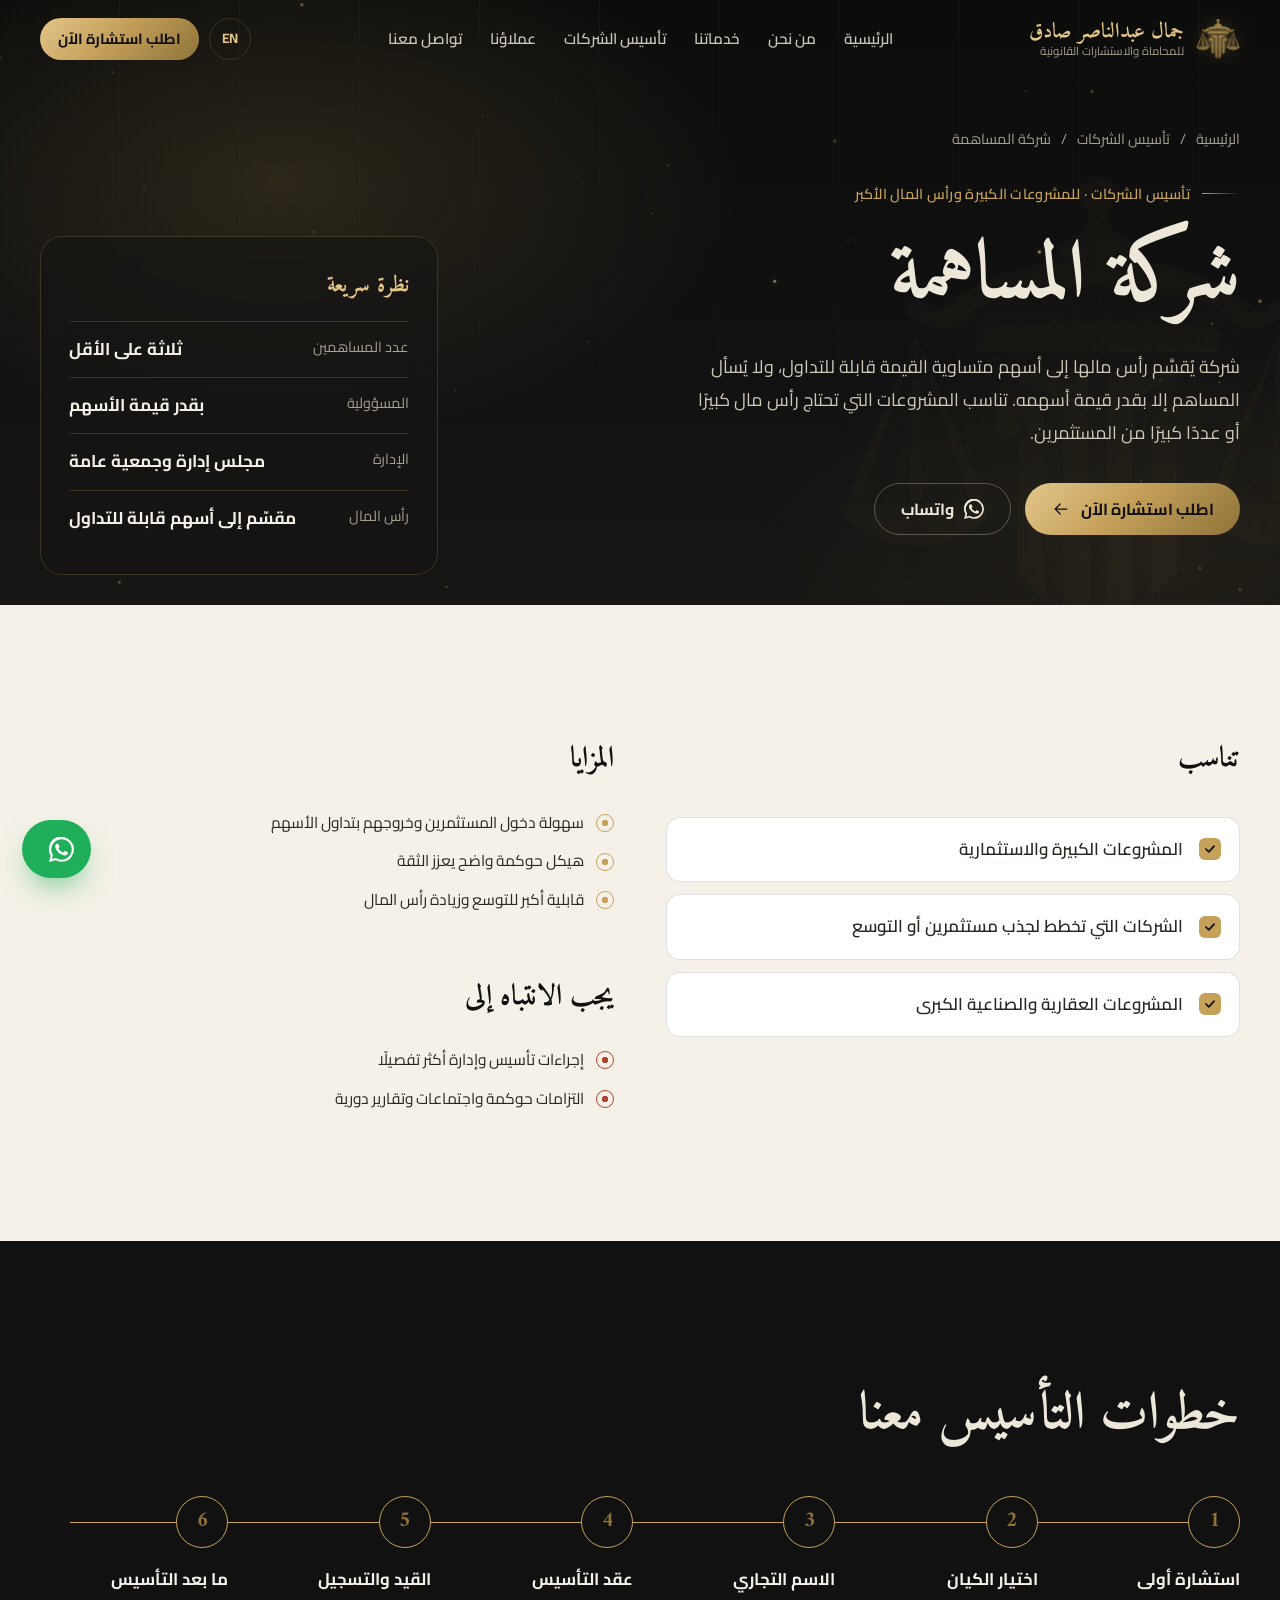
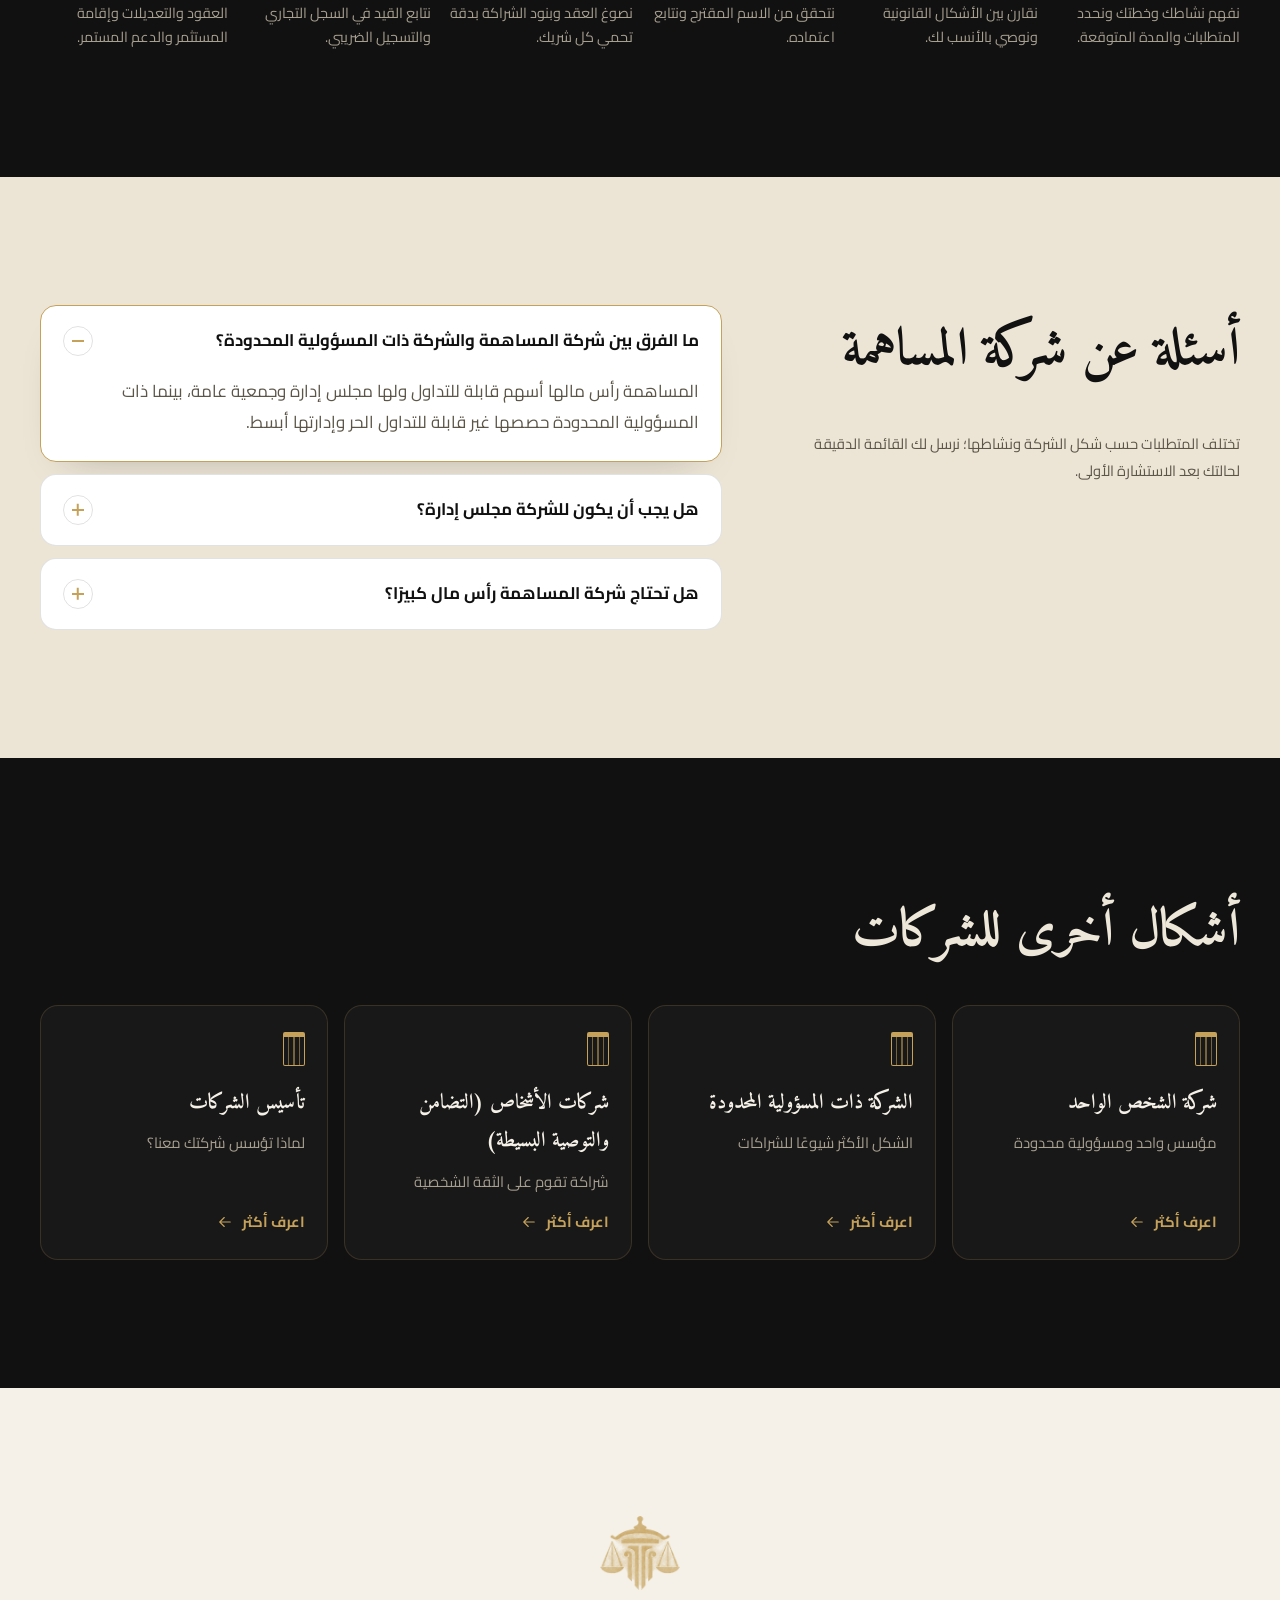
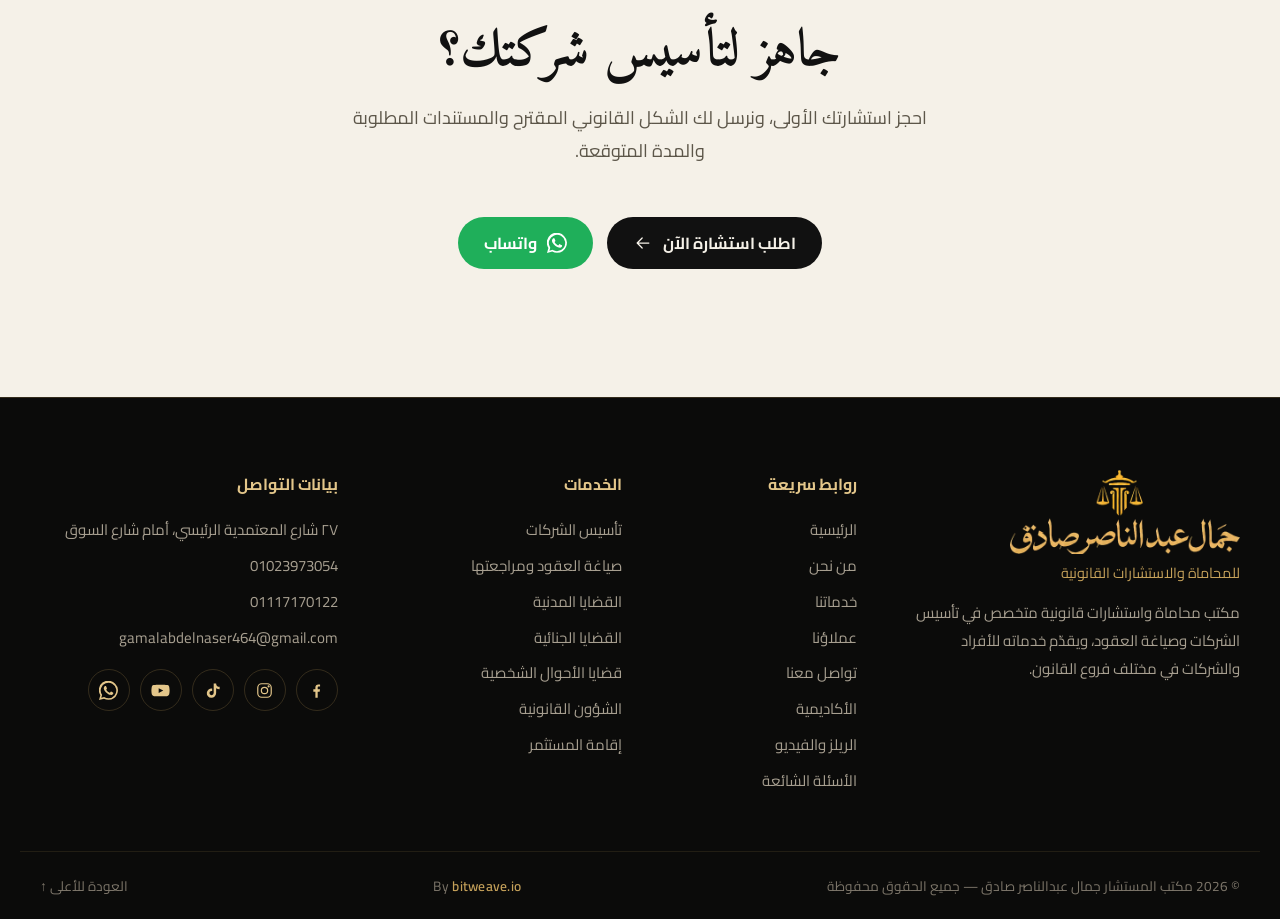
<file: company-formation/joint-stock-company/index.html>
<!doctype html>
<html lang="ar" dir="rtl">
<head>
<meta charset="utf-8">
<meta name="viewport" content="width=device-width, initial-scale=1, viewport-fit=cover">
<title>تأسيس شركة مساهمة في مصر | المستشار جمال عبدالناصر صادق</title>
<meta name="claude:viewport-fit-sides" content="cover">
<meta name="description" content="تأسيس شركة مساهمة في مصر: عدد المساهمين، الأسهم، مجلس الإدارة، النظام الأساسي والجمعية العامة وخطوات التأسيس.">
<meta name="keywords" content="تأسيس الشركات, تأسيس شركة في مصر, محامي تأسيس شركات, صياغة العقود, مراجعة العقود, محامي قضايا مدنية, محامي أحوال شخصية, إقامة مستثمر في مصر, استشارة قانونية, جمال عبدالناصر صادق"><meta name="author" content="مكتب المستشار جمال عبدالناصر صادق">
<meta name="robots" content="index, follow, max-image-preview:large">
<meta name="theme-color" content="#111111">
<link rel="canonical" href="https://zezo584.github.io/gamal-sadek-law/company-formation/joint-stock-company/">
<link rel="alternate" hreflang="ar" href="https://zezo584.github.io/gamal-sadek-law/company-formation/joint-stock-company/">
<link rel="alternate" hreflang="en" href="https://zezo584.github.io/gamal-sadek-law/en/company-formation/joint-stock-company/">
<link rel="alternate" hreflang="x-default" href="https://zezo584.github.io/gamal-sadek-law/company-formation/joint-stock-company/">
<meta property="og:type" content="website">
<meta property="og:site_name" content="مكتب المستشار جمال عبدالناصر صادق">
<meta property="og:title" content="تأسيس شركة مساهمة في مصر | المستشار جمال عبدالناصر صادق">
<meta property="og:description" content="تأسيس شركة مساهمة في مصر: عدد المساهمين، الأسهم، مجلس الإدارة، النظام الأساسي والجمعية العامة وخطوات التأسيس.">
<meta property="og:url" content="https://zezo584.github.io/gamal-sadek-law/company-formation/joint-stock-company/">
<meta property="og:image" content="https://zezo584.github.io/gamal-sadek-law/assets/img/og-image.jpg">
<meta property="og:image:width" content="1200">
<meta property="og:image:height" content="630">
<meta property="og:locale" content="ar_EG">
<meta property="og:locale:alternate" content="en_US">
<meta name="twitter:card" content="summary_large_image">
<meta name="twitter:title" content="تأسيس شركة مساهمة في مصر | المستشار جمال عبدالناصر صادق">
<meta name="twitter:description" content="تأسيس شركة مساهمة في مصر: عدد المساهمين، الأسهم، مجلس الإدارة، النظام الأساسي والجمعية العامة وخطوات التأسيس.">
<meta name="twitter:image" content="https://zezo584.github.io/gamal-sadek-law/assets/img/og-image.jpg">
<link rel="icon" type="image/png" sizes="32x32" href="../../assets/img/icon-32.png">
<link rel="apple-touch-icon" href="../../assets/img/icon-180.png">
<link rel="manifest" href="../../site.webmanifest">
<script>document.documentElement.classList.add("js");setTimeout(function(){if(!window.__siteReady){document.documentElement.classList.remove("js")}},3500)</script>
<link rel="preconnect" href="https://fonts.googleapis.com">
<link rel="preconnect" href="https://fonts.gstatic.com" crossorigin>
<link rel="stylesheet" href="https://fonts.googleapis.com/css2?family=Amiri:wght@400;700&family=Cairo:wght@400;500;600;700&family=Cormorant+Garamond:wght@500;600;700&display=swap">
<link rel="stylesheet" href="../../assets/css/style.css">
<script type="application/ld+json">{"@context": "https://schema.org", "@graph": [{"@type": ["LegalService", "Attorney"], "@id": "https://zezo584.github.io/gamal-sadek-law/#organization", "name": "مكتب المستشار جمال عبدالناصر صادق", "alternateName": ["مكتب المستشار جمال عبدالناصر صادق", "Counselor Gamal Abdel Nasser Sadek Law Office"], "description": "مكتب المستشار جمال عبدالناصر صادق للمحاماة والاستشارات القانونية: تأسيس الشركات وتسجيلها، صياغة العقود ومراجعتها، القضايا المدنية والجنائية والأحوال الشخصية وإقامة المستثمر. خبرة +7 سنوات وتأسيس +75 شركة.", "url": "https://zezo584.github.io/gamal-sadek-law/", "logo": "https://zezo584.github.io/gamal-sadek-law/assets/img/icon-512.png", "image": "https://zezo584.github.io/gamal-sadek-law/assets/img/og-image.jpg", "telephone": ["+201023973054", "+201117170122"], "email": "gamalabdelnaser464@gmail.com", "address": {"@type": "PostalAddress", "streetAddress": "٢٧ شارع المعتمدية الرئيسي، أمام شارع السوق", "addressCountry": "EG"}, "areaServed": {"@type": "Country", "name": "Egypt"}, "founder": {"@id": "https://zezo584.github.io/gamal-sadek-law/#gamal"}, "employee": {"@id": "https://zezo584.github.io/gamal-sadek-law/#gamal"}, "sameAs": ["https://www.facebook.com/YourAdvisor2021", "https://www.instagram.com/gamalabdelnassersadeq/", "https://www.tiktok.com/@gamalabdelnassersadeq", "https://www.youtube.com/@gamalabdelnassersadeq"], "knowsLanguage": ["ar", "en"], "hasOfferCatalog": {"@type": "OfferCatalog", "name": "خدماتنا", "itemListElement": [{"@type": "Offer", "itemOffered": {"@type": "Service", "name": "تأسيس الشركات", "description": "الخدمات القانونية الكاملة للتأسيس والتسجيل ومتابعة الإجراءات اللازمة حتى تبدأ شركتك نشاطها."}}, {"@type": "Offer", "itemOffered": {"@type": "Service", "name": "صياغة العقود ومراجعتها", "description": "إعداد العقود ومراجعة بنودها بما يحفظ حقوق الأطراف ويقلّل احتمالات النزاع."}}, {"@type": "Offer", "itemOffered": {"@type": "Service", "name": "القضايا المدنية", "description": "تقديم الاستشارات القانونية والترافع في المنازعات المدنية."}}, {"@type": "Offer", "itemOffered": {"@type": "Service", "name": "القضايا الجنائية", "description": "تقديم الاستشارات القانونية والدفاع في القضايا الجنائية."}}, {"@type": "Offer", "itemOffered": {"@type": "Service", "name": "قضايا الأحوال الشخصية", "description": "الطلاق والخلع والنفقات والحضانة والرؤية وسائر منازعات الأسرة، استشارةً وتمثيلًا أمام محاكم الأسرة."}}, {"@type": "Offer", "itemOffered": {"@type": "Service", "name": "الشؤون القانونية", "description": "دعم قانوني مستمر للأفراد والشركات ومتابعة الإجراءات القانونية."}}, {"@type": "Offer", "itemOffered": {"@type": "Service", "name": "إقامة المستثمر", "description": "استخراج وتجديد إقامة المستثمر للأجانب الشركاء في الشركات المصرية، ومتابعة الإجراءات حتى صدورها."}}]}, "contactPoint": {"@type": "ContactPoint", "telephone": "+201023973054", "contactType": "customer service", "availableLanguage": ["Arabic", "English"]}}, {"@type": "Person", "@id": "https://zezo584.github.io/gamal-sadek-law/#gamal", "name": "جمال عبدالناصر صادق", "alternateName": ["Gamal Abdel Nasser Sadek", "جمال عبدالناصر صادق"], "jobTitle": "محامٍ ومستشار قانوني", "image": "https://zezo584.github.io/gamal-sadek-law/assets/img/gamal-portrait.jpg", "worksFor": {"@id": "https://zezo584.github.io/gamal-sadek-law/#organization"}, "knowsAbout": ["Company formation", "Contract drafting", "Civil law", "Criminal law", "Family law"], "hasCredential": [{"@type": "EducationalOccupationalCredential", "name": "دبلومة تأسيس الشركات — Legal Hub"}, {"@type": "EducationalOccupationalCredential", "name": "دبلومة تأسيس الشركات وصياغة العقود — ليجيل استراتيجي"}], "sameAs": ["https://www.facebook.com/YourAdvisor2021", "https://www.instagram.com/gamalabdelnassersadeq/", "https://www.tiktok.com/@gamalabdelnassersadeq", "https://www.youtube.com/@gamalabdelnassersadeq"]}, {"@type": "WebSite", "@id": "https://zezo584.github.io/gamal-sadek-law/#website", "url": "https://zezo584.github.io/gamal-sadek-law/", "name": "مكتب المستشار جمال عبدالناصر صادق", "inLanguage": ["ar", "en"], "publisher": {"@id": "https://zezo584.github.io/gamal-sadek-law/#organization"}}, {"@type": "Service", "name": "شركة المساهمة", "serviceType": "Company formation", "description": "تأسيس شركة مساهمة في مصر: عدد المساهمين، الأسهم، مجلس الإدارة، النظام الأساسي والجمعية العامة وخطوات التأسيس.", "provider": {"@id": "https://zezo584.github.io/gamal-sadek-law/#organization"}, "areaServed": "EG", "url": "https://zezo584.github.io/gamal-sadek-law/company-formation/joint-stock-company/"}, {"@type": "FAQPage", "mainEntity": [{"@type": "Question", "name": "ما الفرق بين شركة المساهمة والشركة ذات المسؤولية المحدودة؟", "acceptedAnswer": {"@type": "Answer", "text": "المساهمة رأس مالها أسهم قابلة للتداول ولها مجلس إدارة وجمعية عامة، بينما ذات المسؤولية المحدودة حصصها غير قابلة للتداول الحر وإدارتها أبسط."}}, {"@type": "Question", "name": "هل يجب أن يكون للشركة مجلس إدارة؟", "acceptedAnswer": {"@type": "Answer", "text": "نعم، تُدار شركة المساهمة بمجلس إدارة وفقًا لنظامها الأساسي وأحكام القانون، ونساعدك في صياغة قواعد الحوكمة."}}, {"@type": "Question", "name": "هل تحتاج شركة المساهمة رأس مال كبيرًا؟", "acceptedAnswer": {"@type": "Answer", "text": "يشترط القانون حدًا أدنى لرأس المال يختلف بحسب طبيعة الشركة. نوضح لك المتطلبات الحالية قبل البدء."}}]}, {"@type": "BreadcrumbList", "itemListElement": [{"@type": "ListItem", "position": 1, "name": "الرئيسية", "item": "https://zezo584.github.io/gamal-sadek-law/"}, {"@type": "ListItem", "position": 2, "name": "تأسيس الشركات", "item": "https://zezo584.github.io/gamal-sadek-law/company-formation/"}, {"@type": "ListItem", "position": 3, "name": "شركة المساهمة", "item": "https://zezo584.github.io/gamal-sadek-law/company-formation/joint-stock-company/"}]}]}</script>
</head>
<body class="page-type">
<a class="skip" href="#main">تخطَّ إلى المحتوى</a>
<div class="progress" aria-hidden="true"><span></span></div>
<div class="loader" aria-hidden="true">
  <img src="../../assets/img/mark-gold.webp" alt="" width="120" height="110">
  <span class="loader-line"><i></i></span>
</div>
<header class="site-header" id="top">
  <div class="wrap header-in">
    <a class="brand" href="../../index.html" aria-label="مكتب المستشار جمال عبدالناصر صادق">
      <img src="../../assets/img/mark-gold.webp" alt="" width="44" height="40">
      <span class="brand-text"><b>جمال عبدالناصر صادق</b><small>للمحاماة والاستشارات القانونية</small></span>
    </a>
    <nav class="nav" aria-label="القائمة">
      <ul>
        <li><a href="../../index.html#home" data-nav="home">الرئيسية</a></li>
        <li><a href="../../index.html#about" data-nav="about">من نحن</a></li>
        <li><a href="../../index.html#services" data-nav="services">خدماتنا</a></li>
<li><a href="../../company-formation/index.html" class="">تأسيس الشركات</a></li>        <li><a href="../../index.html#clients" data-nav="clients">عملاؤنا</a></li>
        <li><a href="../../index.html#contact" data-nav="contact">تواصل معنا</a></li>
      </ul>
    </nav>
    <div class="header-actions">
      <a class="lang" href="../../en/company-formation/joint-stock-company/index.html" hreflang="en" lang="en" title="English">EN</a>
      <a class="btn btn-gold btn-sm header-cta" href="../../index.html#contact" data-magnetic><span>اطلب استشارة الآن</span></a>
      <button class="burger" type="button" aria-expanded="false" aria-controls="drawer" aria-label="القائمة"><i></i><i></i><i></i></button>
    </div>
  </div>
</header>
<div class="drawer" id="drawer" hidden>
  <nav aria-label="القائمة">
    <a href="../../index.html#home" style="--i:1">الرئيسية</a>
    <a href="../../index.html#about" style="--i:2">من نحن</a>
    <a href="../../index.html#services" style="--i:3">خدماتنا</a>
<a href="../../company-formation/index.html" style="--i:3">تأسيس الشركات</a>    <a href="../../index.html#clients" style="--i:4">عملاؤنا</a>
    <a href="../../index.html#contact" style="--i:5">تواصل معنا</a>
<a class="sub" href="../../index.html#academy">الأكاديمية</a><a class="sub" href="../../index.html#media">الريلز والفيديو</a><a class="sub" href="../../index.html#faq">الأسئلة الشائعة</a>  </nav>
  <a class="btn btn-gold" href="../../index.html#contact">اطلب استشارة الآن</a>
  <a class="drawer-lang" href="../../en/company-formation/joint-stock-company/index.html" lang="en">English</a>
</div>
<main id="main">
<section class="hero hero-sub" aria-labelledby="ty-title">
  <canvas class="hero-dust" aria-hidden="true"></canvas>
  <img class="hero-watermark" src="../../assets/img/mark-gold.webp" alt="" aria-hidden="true" width="360" height="330">
  <div class="wrap">
    <nav class="crumbs" aria-label="breadcrumb">
      <a href="../../index.html">الرئيسية</a><span aria-hidden="true">/</span>
      <a href="../../company-formation/index.html">تأسيس الشركات</a><span aria-hidden="true">/</span>
      <span aria-current="page">شركة المساهمة</span>
    </nav>
    <div class="hero-grid sub-grid">
      <div class="hero-copy">
        <p class="eyebrow" data-reveal><span class="rule"></span>تأسيس الشركات · للمشروعات الكبيرة ورأس المال الأكبر</p>
        <h1 id="ty-title" class="hero-title"><span class="line" data-split>شركة المساهمة</span></h1>
        <p class="hero-lead" data-reveal style="--d:.35s">شركة يُقسَّم رأس مالها إلى أسهم متساوية القيمة قابلة للتداول، ولا يُسأل المساهم إلا بقدر قيمة أسهمه. تناسب المشروعات التي تحتاج رأس مال كبيرًا أو عددًا كبيرًا من المستثمرين.</p>
        <div class="hero-actions" data-reveal style="--d:.5s">
          <a class="btn btn-gold" href="../../index.html#contact" data-magnetic><span>اطلب استشارة الآن</span><svg viewBox="0 0 24 24" fill="none" stroke="currentColor" stroke-width="1.5" stroke-linecap="round" stroke-linejoin="round" aria-hidden="true" class="ico-arrow"><path d="M5 12h14M13 6l6 6-6 6"/></svg></a>
          <a class="btn btn-ghost" href="https://wa.me/201023973054?text=%D8%A7%D8%A8%D8%AF%D8%A3%20%D8%AA%D8%A3%D8%B3%D9%8A%D8%B3%20%D8%B4%D8%B1%D9%83%D8%A9%20%D8%A7%D9%84%D9%85%D8%B3%D8%A7%D9%87%D9%85%D8%A9" target="_blank" rel="noopener"><svg viewBox="0 0 24 24" aria-hidden="true"><path fill="currentColor" d="M17.5 14.4c-.3-.1-1.8-.9-2-1-.3-.1-.5-.1-.7.1-.2.3-.8 1-.9 1.2-.2.2-.3.2-.6.1-.3-.1-1.3-.5-2.4-1.5-.9-.8-1.5-1.8-1.7-2.1-.2-.3 0-.5.1-.6l.4-.5c.2-.2.2-.3.3-.5.1-.2 0-.4 0-.5l-.9-2.2c-.2-.6-.5-.5-.7-.5h-.6c-.2 0-.5.1-.8.4-.3.3-1 1-1 2.5s1.1 2.9 1.2 3.1c.1.2 2.1 3.2 5.1 4.5.7.3 1.3.5 1.7.6.7.2 1.4.2 1.9.1.6-.1 1.8-.7 2-1.4.2-.7.2-1.3.2-1.4-.1-.2-.3-.3-.6-.4zM12 21.8c-1.8 0-3.5-.5-5-1.4l-.4-.2-3.7 1 1-3.6-.2-.4A9.8 9.8 0 1 1 12 21.8zm8.4-18.2A11.8 11.8 0 0 0 1.7 17.9L0 24l6.3-1.7a11.8 11.8 0 0 0 5.7 1.4A11.8 11.8 0 0 0 20.4 3.6z"/></svg><span>واتساب</span></a>
        </div>
      </div>
      <div class="facts glass" data-reveal="zoom">
        <h2>نظرة سريعة</h2>
        <dl>
<div><dt>عدد المساهمين</dt><dd>ثلاثة على الأقل</dd></div><div><dt>المسؤولية</dt><dd>بقدر قيمة الأسهم</dd></div><div><dt>الإدارة</dt><dd>مجلس إدارة وجمعية عامة</dd></div><div><dt>رأس المال</dt><dd>مقسّم إلى أسهم قابلة للتداول</dd></div>        </dl>
      </div>
    </div>
  </div>
</section>
<section class="sec sec-ivory" aria-label="شركة المساهمة">
  <div class="wrap ty-cols">
    <div class="ty-box" data-reveal>
      <h2 class="h3">تناسب</h2>
      <ul class="checklist"><li>المشروعات الكبيرة والاستثمارية</li><li>الشركات التي تخطط لجذب مستثمرين أو التوسع</li><li>المشروعات العقارية والصناعية الكبرى</li></ul>
    </div>
    <div class="ty-box" data-reveal style="--d:.1s">
      <h2 class="h3">المزايا</h2>
      <ul class="ticks ticks-light"><li>سهولة دخول المستثمرين وخروجهم بتداول الأسهم</li><li>هيكل حوكمة واضح يعزز الثقة</li><li>قابلية أكبر للتوسع وزيادة رأس المال</li></ul>
      <h2 class="h3">يجب الانتباه إلى</h2>
      <ul class="ticks ticks-light warn"><li>إجراءات تأسيس وإدارة أكثر تفصيلًا</li><li>التزامات حوكمة واجتماعات وتقارير دورية</li></ul>
    </div>
  </div>
</section>
<section class="sec sec-dark" aria-labelledby="ty-steps">
  <div class="wrap">
    <h2 id="ty-steps" class="h2" data-split>خطوات التأسيس معنا</h2>
    <ol class="steps steps-dark" data-steps style="margin-top:48px">
      <li data-reveal style="--d:0.0s"><span class="step-n">1</span><h3>استشارة أولى</h3><p>نفهم نشاطك وخطتك ونحدد المتطلبات والمدة المتوقعة.</p></li>
      <li data-reveal style="--d:0.08s"><span class="step-n">2</span><h3>اختيار الكيان</h3><p>نقارن بين الأشكال القانونية ونوصي بالأنسب لك.</p></li>
      <li data-reveal style="--d:0.16s"><span class="step-n">3</span><h3>الاسم التجاري</h3><p>نتحقق من الاسم المقترح ونتابع اعتماده.</p></li>
      <li data-reveal style="--d:0.24s"><span class="step-n">4</span><h3>عقد التأسيس</h3><p>نصوغ العقد وبنود الشراكة بدقة تحمي كل شريك.</p></li>
      <li data-reveal style="--d:0.32s"><span class="step-n">5</span><h3>القيد والتسجيل</h3><p>نتابع القيد في السجل التجاري والتسجيل الضريبي.</p></li>
      <li data-reveal style="--d:0.4s"><span class="step-n">6</span><h3>ما بعد التأسيس</h3><p>العقود والتعديلات وإقامة المستثمر والدعم المستمر.</p></li>
    </ol>
  </div>
</section>
<section class="sec sec-ivory2" aria-labelledby="ty-faq">
  <div class="wrap faq-wrap">
    <div class="faq-side">
      <h2 id="ty-faq" class="h2" data-split>أسئلة عن شركة المساهمة</h2>
      <p class="note dark" data-reveal>تختلف المتطلبات حسب شكل الشركة ونشاطها؛ نرسل لك القائمة الدقيقة لحالتك بعد الاستشارة الأولى.</p>
    </div>
    <div class="faq faq-light">
      <details data-reveal style="--d:0.0s" open>
        <summary><h3>ما الفرق بين شركة المساهمة والشركة ذات المسؤولية المحدودة؟</h3><span class="plus" aria-hidden="true"></span></summary>
        <div class="ans"><p>المساهمة رأس مالها أسهم قابلة للتداول ولها مجلس إدارة وجمعية عامة، بينما ذات المسؤولية المحدودة حصصها غير قابلة للتداول الحر وإدارتها أبسط.</p></div>
      </details>
      <details data-reveal style="--d:0.05s" >
        <summary><h3>هل يجب أن يكون للشركة مجلس إدارة؟</h3><span class="plus" aria-hidden="true"></span></summary>
        <div class="ans"><p>نعم، تُدار شركة المساهمة بمجلس إدارة وفقًا لنظامها الأساسي وأحكام القانون، ونساعدك في صياغة قواعد الحوكمة.</p></div>
      </details>
      <details data-reveal style="--d:0.1s" >
        <summary><h3>هل تحتاج شركة المساهمة رأس مال كبيرًا؟</h3><span class="plus" aria-hidden="true"></span></summary>
        <div class="ans"><p>يشترط القانون حدًا أدنى لرأس المال يختلف بحسب طبيعة الشركة. نوضح لك المتطلبات الحالية قبل البدء.</p></div>
      </details>
    </div>
  </div>
</section>
<section class="sec sec-dark" aria-labelledby="ty-others">
  <div class="wrap">
    <h2 id="ty-others" class="h2" data-split>أشكال أخرى للشركات</h2>
    <ul class="types types-dark" style="margin-top:40px">
      <li data-reveal style="--d:0.0s" data-spot><a class="type-link" href="../../company-formation/single-person-company/index.html"><span class="type-col" aria-hidden="true"></span><h3>شركة الشخص الواحد</h3><p>مؤسس واحد ومسؤولية محدودة</p><span class="link-arrow">اعرف أكثر<svg viewBox="0 0 24 24" fill="none" stroke="currentColor" stroke-width="1.5" stroke-linecap="round" stroke-linejoin="round" aria-hidden="true" class="ico-arrow"><path d="M5 12h14M13 6l6 6-6 6"/></svg></span></a></li>
      <li data-reveal style="--d:0.08s" data-spot><a class="type-link" href="../../company-formation/limited-liability-company/index.html"><span class="type-col" aria-hidden="true"></span><h3>الشركة ذات المسؤولية المحدودة</h3><p>الشكل الأكثر شيوعًا للشراكات</p><span class="link-arrow">اعرف أكثر<svg viewBox="0 0 24 24" fill="none" stroke="currentColor" stroke-width="1.5" stroke-linecap="round" stroke-linejoin="round" aria-hidden="true" class="ico-arrow"><path d="M5 12h14M13 6l6 6-6 6"/></svg></span></a></li>
      <li data-reveal style="--d:0.16s" data-spot><a class="type-link" href="../../company-formation/partnerships/index.html"><span class="type-col" aria-hidden="true"></span><h3>شركات الأشخاص (التضامن والتوصية البسيطة)</h3><p>شراكة تقوم على الثقة الشخصية</p><span class="link-arrow">اعرف أكثر<svg viewBox="0 0 24 24" fill="none" stroke="currentColor" stroke-width="1.5" stroke-linecap="round" stroke-linejoin="round" aria-hidden="true" class="ico-arrow"><path d="M5 12h14M13 6l6 6-6 6"/></svg></span></a></li>
      <li data-reveal data-spot><a class="type-link" href="../../company-formation/index.html"><span class="type-col" aria-hidden="true"></span><h3>تأسيس الشركات</h3><p>لماذا تؤسس شركتك معنا؟</p><span class="link-arrow">اعرف أكثر<svg viewBox="0 0 24 24" fill="none" stroke="currentColor" stroke-width="1.5" stroke-linecap="round" stroke-linejoin="round" aria-hidden="true" class="ico-arrow"><path d="M5 12h14M13 6l6 6-6 6"/></svg></span></a></li>
    </ul>
  </div>
</section>
<section class="sec sec-ivory cta-band" aria-labelledby="cta-title">
  <div class="wrap cta-in" data-reveal>
    <img src="../../assets/img/mark-gold.webp" alt="" width="90" height="82" aria-hidden="true">
    <h2 id="cta-title" class="h2">جاهز لتأسيس شركتك؟</h2>
    <p class="lead">احجز استشارتك الأولى، ونرسل لك الشكل القانوني المقترح والمستندات المطلوبة والمدة المتوقعة.</p>
    <div class="hero-actions center">
      <a class="btn btn-dark" href="../../index.html#contact"><span>اطلب استشارة الآن</span><svg viewBox="0 0 24 24" fill="none" stroke="currentColor" stroke-width="1.5" stroke-linecap="round" stroke-linejoin="round" aria-hidden="true" class="ico-arrow"><path d="M5 12h14M13 6l6 6-6 6"/></svg></a>
      <a class="btn btn-wa" href="https://wa.me/201023973054?text=%D8%A7%D8%A8%D8%AF%D8%A3%20%D8%AA%D8%A3%D8%B3%D9%8A%D8%B3%20%D8%B4%D8%B1%D9%83%D8%A9%20%D8%A7%D9%84%D9%85%D8%B3%D8%A7%D9%87%D9%85%D8%A9" target="_blank" rel="noopener"><svg viewBox="0 0 24 24" aria-hidden="true"><path fill="currentColor" d="M17.5 14.4c-.3-.1-1.8-.9-2-1-.3-.1-.5-.1-.7.1-.2.3-.8 1-.9 1.2-.2.2-.3.2-.6.1-.3-.1-1.3-.5-2.4-1.5-.9-.8-1.5-1.8-1.7-2.1-.2-.3 0-.5.1-.6l.4-.5c.2-.2.2-.3.3-.5.1-.2 0-.4 0-.5l-.9-2.2c-.2-.6-.5-.5-.7-.5h-.6c-.2 0-.5.1-.8.4-.3.3-1 1-1 2.5s1.1 2.9 1.2 3.1c.1.2 2.1 3.2 5.1 4.5.7.3 1.3.5 1.7.6.7.2 1.4.2 1.9.1.6-.1 1.8-.7 2-1.4.2-.7.2-1.3.2-1.4-.1-.2-.3-.3-.6-.4zM12 21.8c-1.8 0-3.5-.5-5-1.4l-.4-.2-3.7 1 1-3.6-.2-.4A9.8 9.8 0 1 1 12 21.8zm8.4-18.2A11.8 11.8 0 0 0 1.7 17.9L0 24l6.3-1.7a11.8 11.8 0 0 0 5.7 1.4A11.8 11.8 0 0 0 20.4 3.6z"/></svg><span>واتساب</span></a>
    </div>
  </div>
</section>
</main>
<footer class="site-footer">
  <div class="wrap footer-grid">
    <div class="f-brand">
      <img src="../../assets/img/wordmark.webp" alt="مكتب المستشار جمال عبدالناصر صادق" width="260" height="95" loading="lazy">
      <p class="f-tag">للمحاماة والاستشارات القانونية</p>
      <p>مكتب محاماة واستشارات قانونية متخصص في تأسيس الشركات وصياغة العقود، ويقدّم خدماته للأفراد والشركات في مختلف فروع القانون.</p>
    </div>
    <div>
      <h3>روابط سريعة</h3>
      <ul>
<li><a href="../../index.html#home">الرئيسية</a></li><li><a href="../../index.html#about">من نحن</a></li><li><a href="../../index.html#services">خدماتنا</a></li><li><a href="../../index.html#clients">عملاؤنا</a></li><li><a href="../../index.html#contact">تواصل معنا</a></li><li><a href="../../index.html#academy">الأكاديمية</a></li><li><a href="../../index.html#media">الريلز والفيديو</a></li><li><a href="../../index.html#faq">الأسئلة الشائعة</a></li>      </ul>
    </div>
    <div>
      <h3>الخدمات</h3>
      <ul>
<li><a href="../../company-formation/index.html">تأسيس الشركات</a></li><li><a href="../../index.html#services">صياغة العقود ومراجعتها</a></li><li><a href="../../index.html#services">القضايا المدنية</a></li><li><a href="../../index.html#services">القضايا الجنائية</a></li><li><a href="../../index.html#services">قضايا الأحوال الشخصية</a></li><li><a href="../../index.html#services">الشؤون القانونية</a></li><li><a href="../../index.html#services">إقامة المستثمر</a></li>      </ul>
    </div>
    <div>
      <h3>بيانات التواصل</h3>
      <ul class="f-contact">
        <li>٢٧ شارع المعتمدية الرئيسي، أمام شارع السوق</li>
        <li><a href="tel:+201023973054" dir="ltr">01023973054</a></li>
        <li><a href="tel:+201117170122" dir="ltr">01117170122</a></li>
        <li><a href="mailto:gamalabdelnaser464@gmail.com">gamalabdelnaser464@gmail.com</a></li>
      </ul>
      <div class="socials"><a href="https://www.facebook.com/YourAdvisor2021" target="_blank" rel="noopener me" aria-label="Facebook"><svg viewBox="0 0 24 24" aria-hidden="true"><path fill="currentColor" d="M13.5 21v-7.5H16l.4-3h-2.9V8.6c0-.9.3-1.5 1.5-1.5h1.5V4.4a20 20 0 0 0-2.2-.1c-2.2 0-3.7 1.3-3.7 3.8v2.4H8v3h2.6V21z"/></svg></a>
<a href="https://www.instagram.com/gamalabdelnassersadeq/" target="_blank" rel="noopener me" aria-label="Instagram"><svg viewBox="0 0 24 24" fill="none" stroke="currentColor" stroke-width="1.5" stroke-linecap="round" stroke-linejoin="round" aria-hidden="true" ><rect x="3.5" y="3.5" width="17" height="17" rx="5"/><circle cx="12" cy="12" r="4"/><circle cx="17.2" cy="6.8" r=".6" fill="currentColor"/></svg></a>
<a href="https://www.tiktok.com/@gamalabdelnassersadeq" target="_blank" rel="noopener me" aria-label="TikTok"><svg viewBox="0 0 24 24" aria-hidden="true"><path fill="currentColor" d="M16.6 3h-3.1v12.3a2.7 2.7 0 1 1-2.7-2.7c.3 0 .6 0 .8.1V9.5a5.9 5.9 0 1 0 5 5.8V9.1a7.6 7.6 0 0 0 4.4 1.4V7.4a4.4 4.4 0 0 1-4.4-4.4z"/></svg></a>
<a href="https://www.youtube.com/@gamalabdelnassersadeq" target="_blank" rel="noopener me" aria-label="YouTube"><svg viewBox="0 0 24 24" aria-hidden="true"><path fill="currentColor" d="M23 7.2a3 3 0 0 0-2.1-2.1C19 4.6 12 4.6 12 4.6s-7 0-8.9.5A3 3 0 0 0 1 7.2 31 31 0 0 0 .5 12a31 31 0 0 0 .5 4.8 3 3 0 0 0 2.1 2.1c1.9.5 8.9.5 8.9.5s7 0 8.9-.5a3 3 0 0 0 2.1-2.1 31 31 0 0 0 .5-4.8 31 31 0 0 0-.5-4.8zM9.7 15V9l5.8 3z"/></svg></a>
<a href="https://wa.me/201023973054" target="_blank" rel="noopener" aria-label="WhatsApp"><svg viewBox="0 0 24 24" aria-hidden="true"><path fill="currentColor" d="M17.5 14.4c-.3-.1-1.8-.9-2-1-.3-.1-.5-.1-.7.1-.2.3-.8 1-.9 1.2-.2.2-.3.2-.6.1-.3-.1-1.3-.5-2.4-1.5-.9-.8-1.5-1.8-1.7-2.1-.2-.3 0-.5.1-.6l.4-.5c.2-.2.2-.3.3-.5.1-.2 0-.4 0-.5l-.9-2.2c-.2-.6-.5-.5-.7-.5h-.6c-.2 0-.5.1-.8.4-.3.3-1 1-1 2.5s1.1 2.9 1.2 3.1c.1.2 2.1 3.2 5.1 4.5.7.3 1.3.5 1.7.6.7.2 1.4.2 1.9.1.6-.1 1.8-.7 2-1.4.2-.7.2-1.3.2-1.4-.1-.2-.3-.3-.6-.4zM12 21.8c-1.8 0-3.5-.5-5-1.4l-.4-.2-3.7 1 1-3.6-.2-.4A9.8 9.8 0 1 1 12 21.8zm8.4-18.2A11.8 11.8 0 0 0 1.7 17.9L0 24l6.3-1.7a11.8 11.8 0 0 0 5.7 1.4A11.8 11.8 0 0 0 20.4 3.6z"/></svg></a></div>
    </div>
  </div>
  <div class="wrap f-bottom">
    <span>© <span data-year>2026</span> مكتب المستشار جمال عبدالناصر صادق — جميع الحقوق محفوظة</span>
    <a class="credit" href="https://bitweave.io" target="_blank" rel="noopener" dir="ltr">By <b>bitweave.io</b></a>
    <a href="#top" class="to-top">العودة للأعلى ↑</a>
  </div>
</footer>
<a class="wa-float" href="https://wa.me/201023973054" target="_blank" rel="noopener" aria-label="تواصل عبر واتساب">
  <svg viewBox="0 0 24 24" aria-hidden="true"><path fill="currentColor" d="M17.5 14.4c-.3-.1-1.8-.9-2-1-.3-.1-.5-.1-.7.1-.2.3-.8 1-.9 1.2-.2.2-.3.2-.6.1-.3-.1-1.3-.5-2.4-1.5-.9-.8-1.5-1.8-1.7-2.1-.2-.3 0-.5.1-.6l.4-.5c.2-.2.2-.3.3-.5.1-.2 0-.4 0-.5l-.9-2.2c-.2-.6-.5-.5-.7-.5h-.6c-.2 0-.5.1-.8.4-.3.3-1 1-1 2.5s1.1 2.9 1.2 3.1c.1.2 2.1 3.2 5.1 4.5.7.3 1.3.5 1.7.6.7.2 1.4.2 1.9.1.6-.1 1.8-.7 2-1.4.2-.7.2-1.3.2-1.4-.1-.2-.3-.3-.6-.4zM12 21.8c-1.8 0-3.5-.5-5-1.4l-.4-.2-3.7 1 1-3.6-.2-.4A9.8 9.8 0 1 1 12 21.8zm8.4-18.2A11.8 11.8 0 0 0 1.7 17.9L0 24l6.3-1.7a11.8 11.8 0 0 0 5.7 1.4A11.8 11.8 0 0 0 20.4 3.6z"/></svg><span>تواصل عبر واتساب</span>
</a>
<a class="mobile-cta" href="../../index.html#contact">اطلب استشارة الآن</a>
<script>window.I18N = {"lang": "ar", "dir": "rtl", "media": {"eyebrow": "الريلز والفيديو", "h2": "القانون بشرح مبسّط", "lead": "مقاطع قصيرة من حسابات المستشار تشرح حقوقك وإجراءات تأسيس الشركات والقضايا الشائعة. اسحب لتتصفح، واضغط لتشاهد.", "reel": "ريل", "play": "شاهد", "drag": "اسحب", "follow": "تابع المزيد على", "yt_h": "قناة «أ. جمال عبدالناصر صادق» على يوتيوب", "yt_p": "حلقات أطول تشرح القانون والإجراءات القانونية للأفراد والشركات خطوة بخطوة.", "yt_btn": "اشترك في القناة", "yt_play": "تشغيل أحدث الفيديوهات", "prev": "السابق", "next": "التالي"}, "contact": {"f_name": "الاسم بالكامل", "f_phone": "رقم الهاتف / واتساب", "f_email": "البريد الإلكتروني (اختياري)", "f_type": "صفة العميل", "f_type_opts": ["فرد", "شركة / مؤسسة", "محامٍ (الأكاديمية)"], "f_service": "نوع الخدمة", "f_service_ph": "اختر الخدمة", "f_city": "المدينة / المحافظة", "f_pref": "طريقة التواصل المفضلة", "f_pref_opts": ["واتساب", "مكالمة هاتفية", "زيارة المكتب"], "f_msg": "تفاصيل الاستشارة", "f_msg_ph": "اكتب باختصار موضوع الاستشارة أو نوع الشركة التي ترغب في تأسيسها…", "f_submit": "أرسل الطلب عبر واتساب", "f_note": "بالضغط على الزر يُفتح واتساب برسالة جاهزة تتضمن بياناتك، وتُرسل بعد تأكيدك.", "f_ok": "تم تجهيز رسالتك في واتساب. إذا لم يُفتح التطبيق، استخدم الرابط:", "f_ok_link": "افتح واتساب", "f_err_name": "اكتب اسمك من فضلك.", "f_err_phone": "اكتب رقم هاتف صحيح.", "f_err_service": "اختر نوع الخدمة.", "f_err_msg": "اكتب تفاصيل الاستشارة باختصار.", "wa_title": "طلب استشارة قانونية — من الموقع", "wa_labels": {"name": "الاسم", "phone": "الهاتف", "email": "البريد", "type": "صفة العميل", "service": "الخدمة", "city": "المدينة", "pref": "التواصل المفضل", "msg": "التفاصيل"}, "wa_l": "واتساب", "copied": "تم النسخ"}};</script>
<script src="../../assets/js/config.js"></script>
<script src="../../assets/js/main.js" defer></script>
</body>
</html>
</file>
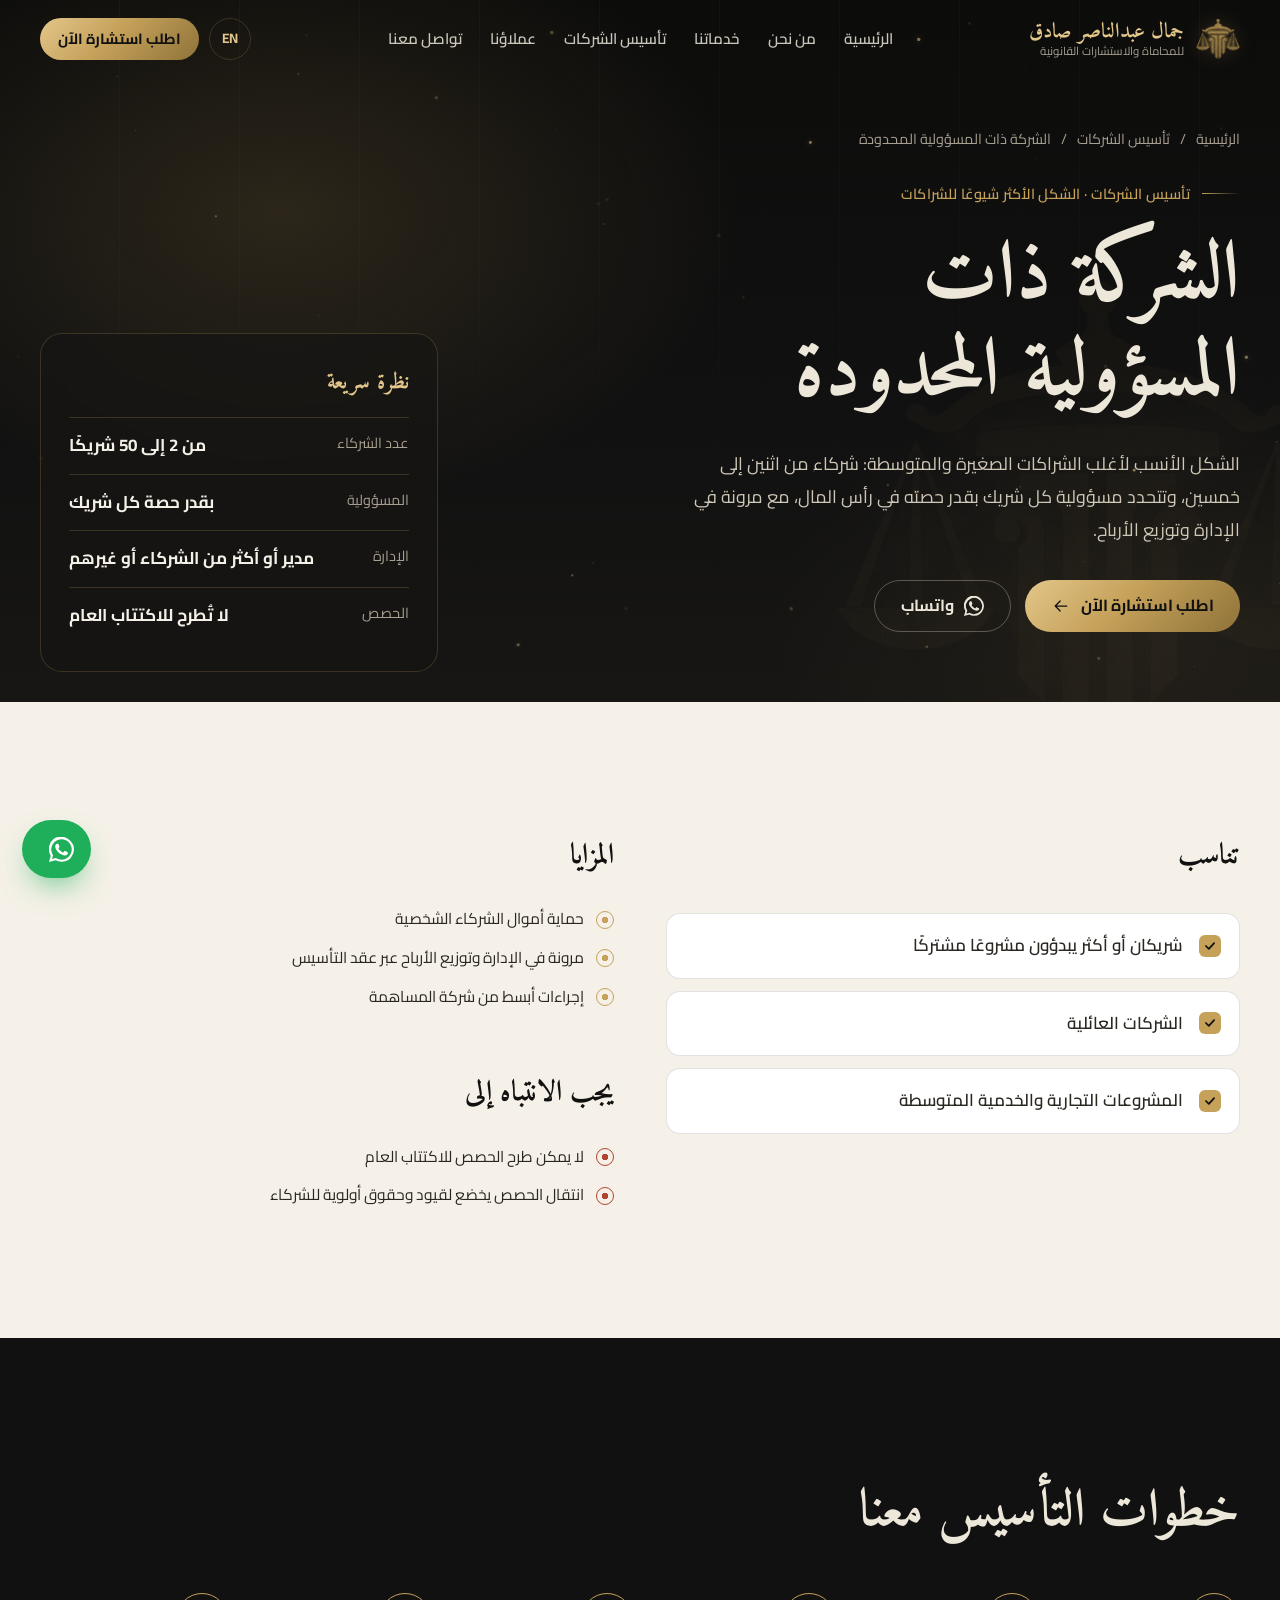
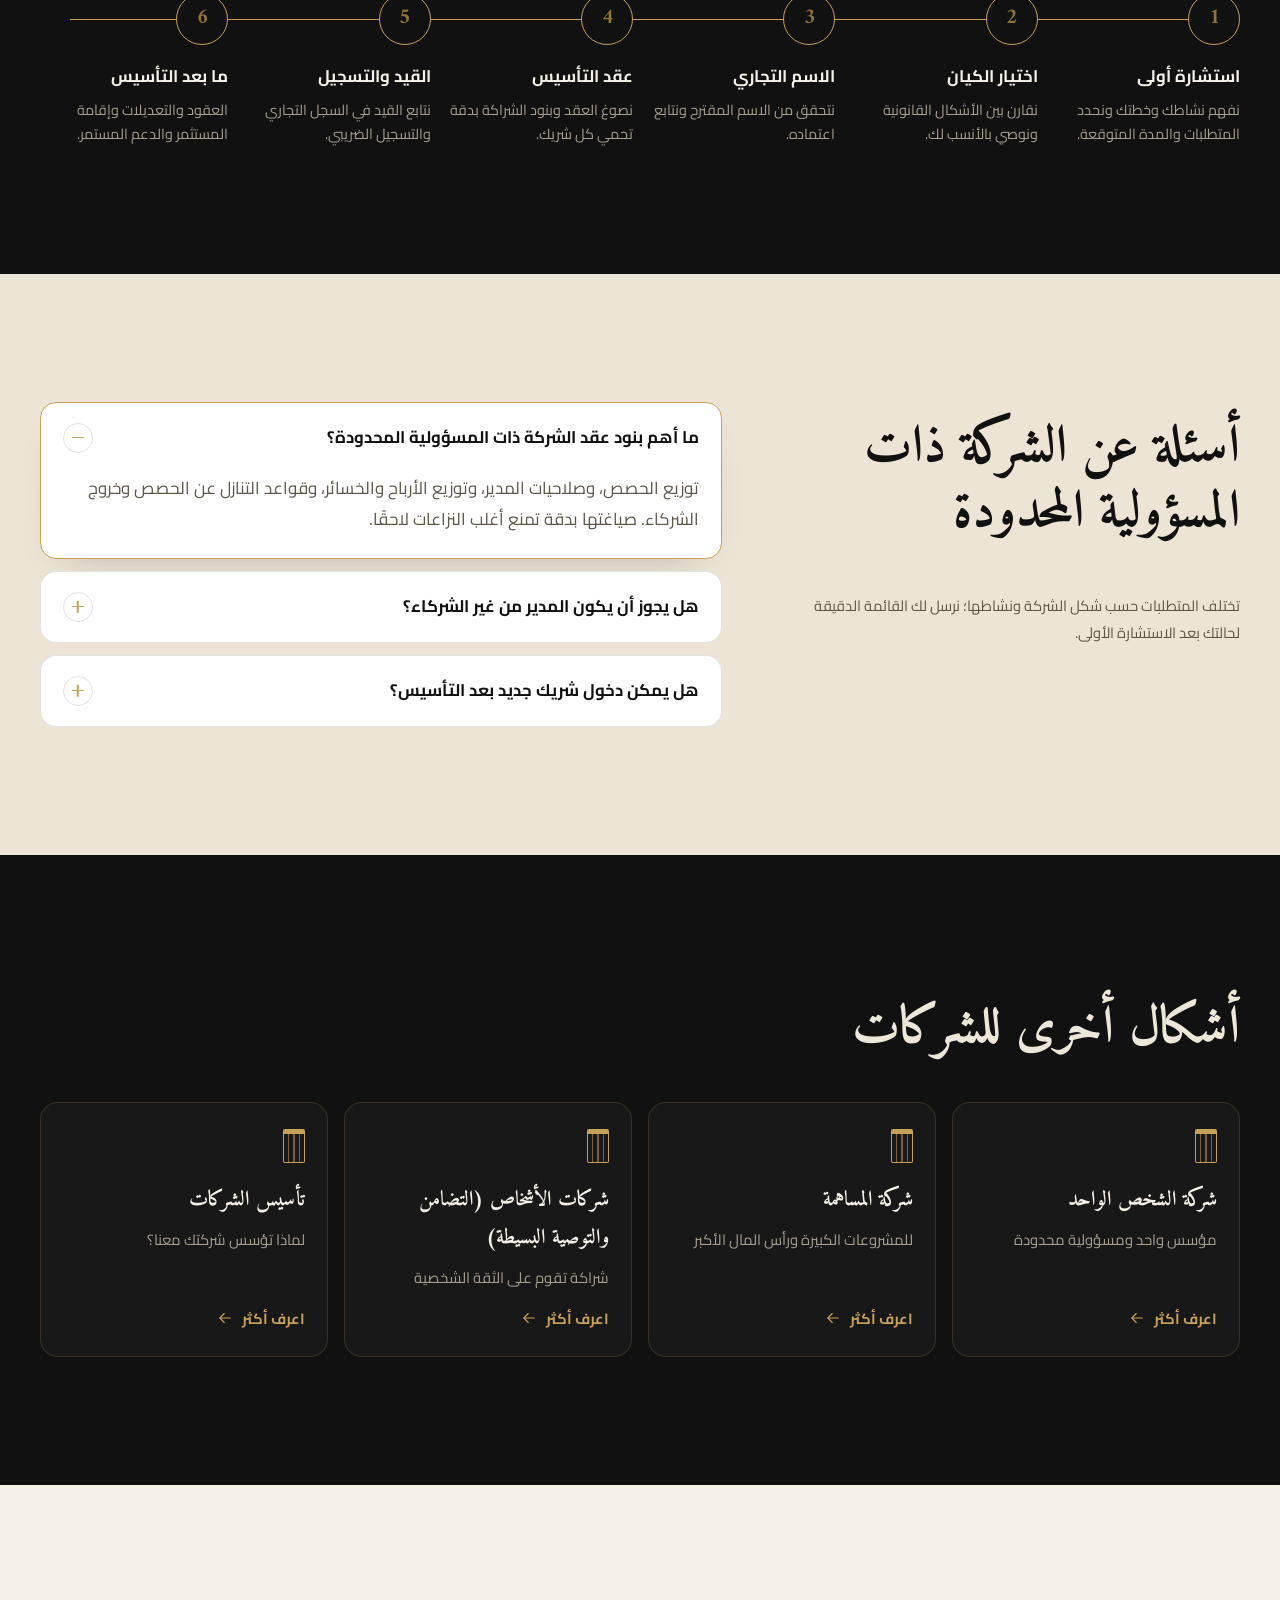
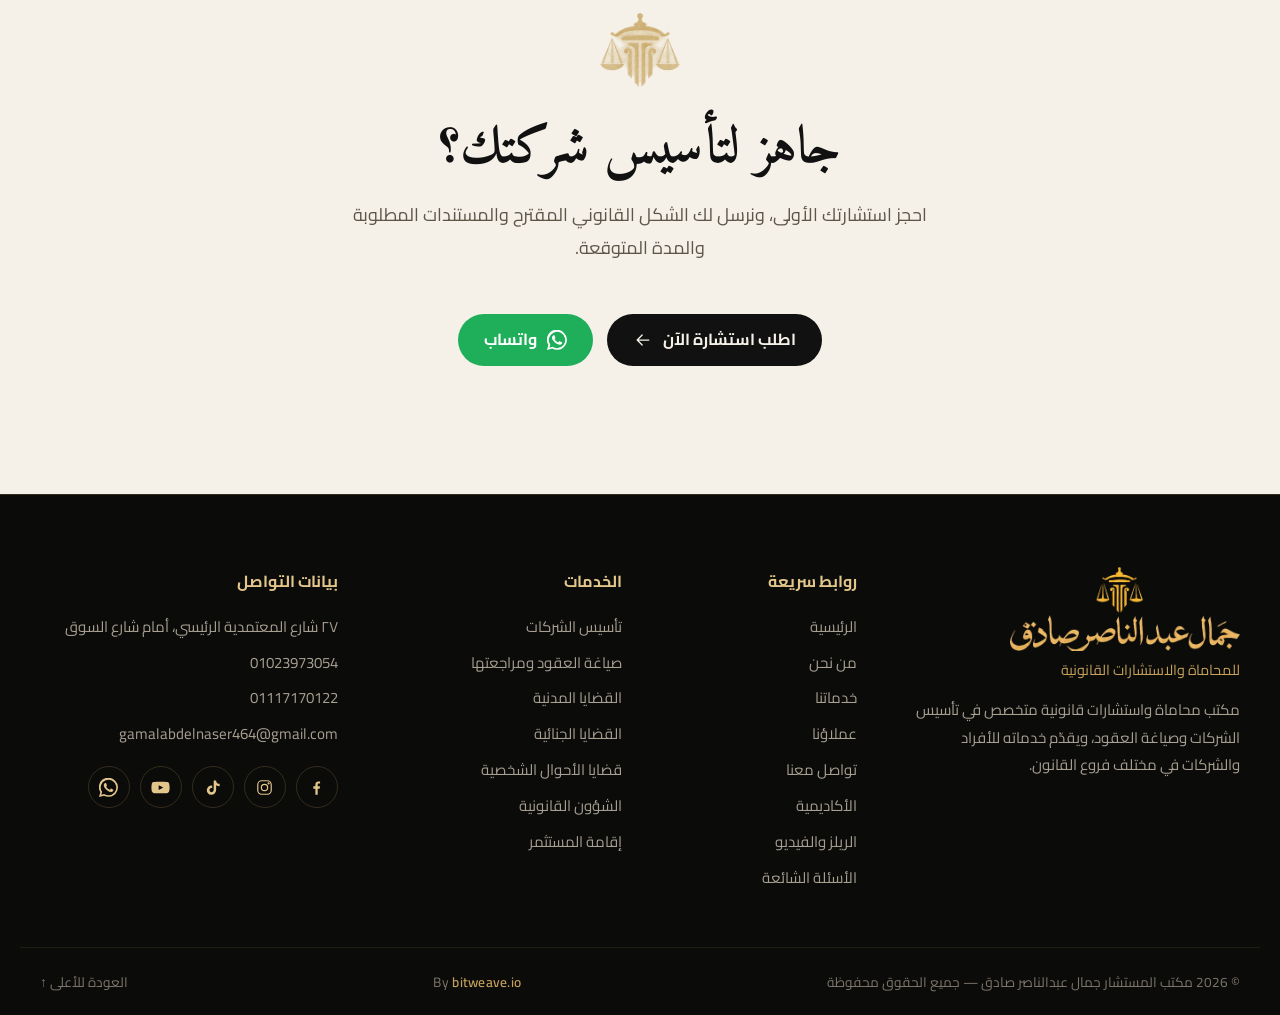
<file: company-formation/limited-liability-company/index.html>
<!doctype html>
<html lang="ar" dir="rtl">
<head>
<meta charset="utf-8">
<meta name="viewport" content="width=device-width, initial-scale=1, viewport-fit=cover">
<title>تأسيس شركة ذات مسؤولية محدودة في مصر | المستشار جمال عبدالناصر صادق</title>
<meta name="claude:viewport-fit-sides" content="cover">
<meta name="description" content="تأسيس شركة ذات مسؤولية محدودة في مصر: عدد الشركاء، المسؤولية، الإدارة، عقد التأسيس والمستندات وخطوات القيد في السجل التجاري.">
<meta name="keywords" content="تأسيس الشركات, تأسيس شركة في مصر, محامي تأسيس شركات, صياغة العقود, مراجعة العقود, محامي قضايا مدنية, محامي أحوال شخصية, إقامة مستثمر في مصر, استشارة قانونية, جمال عبدالناصر صادق"><meta name="author" content="مكتب المستشار جمال عبدالناصر صادق">
<meta name="robots" content="index, follow, max-image-preview:large">
<meta name="theme-color" content="#111111">
<link rel="canonical" href="https://zezo584.github.io/gamal-sadek-law/company-formation/limited-liability-company/">
<link rel="alternate" hreflang="ar" href="https://zezo584.github.io/gamal-sadek-law/company-formation/limited-liability-company/">
<link rel="alternate" hreflang="en" href="https://zezo584.github.io/gamal-sadek-law/en/company-formation/limited-liability-company/">
<link rel="alternate" hreflang="x-default" href="https://zezo584.github.io/gamal-sadek-law/company-formation/limited-liability-company/">
<meta property="og:type" content="website">
<meta property="og:site_name" content="مكتب المستشار جمال عبدالناصر صادق">
<meta property="og:title" content="تأسيس شركة ذات مسؤولية محدودة في مصر | المستشار جمال عبدالناصر صادق">
<meta property="og:description" content="تأسيس شركة ذات مسؤولية محدودة في مصر: عدد الشركاء، المسؤولية، الإدارة، عقد التأسيس والمستندات وخطوات القيد في السجل التجاري.">
<meta property="og:url" content="https://zezo584.github.io/gamal-sadek-law/company-formation/limited-liability-company/">
<meta property="og:image" content="https://zezo584.github.io/gamal-sadek-law/assets/img/og-image.jpg">
<meta property="og:image:width" content="1200">
<meta property="og:image:height" content="630">
<meta property="og:locale" content="ar_EG">
<meta property="og:locale:alternate" content="en_US">
<meta name="twitter:card" content="summary_large_image">
<meta name="twitter:title" content="تأسيس شركة ذات مسؤولية محدودة في مصر | المستشار جمال عبدالناصر صادق">
<meta name="twitter:description" content="تأسيس شركة ذات مسؤولية محدودة في مصر: عدد الشركاء، المسؤولية، الإدارة، عقد التأسيس والمستندات وخطوات القيد في السجل التجاري.">
<meta name="twitter:image" content="https://zezo584.github.io/gamal-sadek-law/assets/img/og-image.jpg">
<link rel="icon" type="image/png" sizes="32x32" href="../../assets/img/icon-32.png">
<link rel="apple-touch-icon" href="../../assets/img/icon-180.png">
<link rel="manifest" href="../../site.webmanifest">
<script>document.documentElement.classList.add("js");setTimeout(function(){if(!window.__siteReady){document.documentElement.classList.remove("js")}},3500)</script>
<link rel="preconnect" href="https://fonts.googleapis.com">
<link rel="preconnect" href="https://fonts.gstatic.com" crossorigin>
<link rel="stylesheet" href="https://fonts.googleapis.com/css2?family=Amiri:wght@400;700&family=Cairo:wght@400;500;600;700&family=Cormorant+Garamond:wght@500;600;700&display=swap">
<link rel="stylesheet" href="../../assets/css/style.css">
<script type="application/ld+json">{"@context": "https://schema.org", "@graph": [{"@type": ["LegalService", "Attorney"], "@id": "https://zezo584.github.io/gamal-sadek-law/#organization", "name": "مكتب المستشار جمال عبدالناصر صادق", "alternateName": ["مكتب المستشار جمال عبدالناصر صادق", "Counselor Gamal Abdel Nasser Sadek Law Office"], "description": "مكتب المستشار جمال عبدالناصر صادق للمحاماة والاستشارات القانونية: تأسيس الشركات وتسجيلها، صياغة العقود ومراجعتها، القضايا المدنية والجنائية والأحوال الشخصية وإقامة المستثمر. خبرة +7 سنوات وتأسيس +75 شركة.", "url": "https://zezo584.github.io/gamal-sadek-law/", "logo": "https://zezo584.github.io/gamal-sadek-law/assets/img/icon-512.png", "image": "https://zezo584.github.io/gamal-sadek-law/assets/img/og-image.jpg", "telephone": ["+201023973054", "+201117170122"], "email": "gamalabdelnaser464@gmail.com", "address": {"@type": "PostalAddress", "streetAddress": "٢٧ شارع المعتمدية الرئيسي، أمام شارع السوق", "addressCountry": "EG"}, "areaServed": {"@type": "Country", "name": "Egypt"}, "founder": {"@id": "https://zezo584.github.io/gamal-sadek-law/#gamal"}, "employee": {"@id": "https://zezo584.github.io/gamal-sadek-law/#gamal"}, "sameAs": ["https://www.facebook.com/YourAdvisor2021", "https://www.instagram.com/gamalabdelnassersadeq/", "https://www.tiktok.com/@gamalabdelnassersadeq", "https://www.youtube.com/@gamalabdelnassersadeq"], "knowsLanguage": ["ar", "en"], "hasOfferCatalog": {"@type": "OfferCatalog", "name": "خدماتنا", "itemListElement": [{"@type": "Offer", "itemOffered": {"@type": "Service", "name": "تأسيس الشركات", "description": "الخدمات القانونية الكاملة للتأسيس والتسجيل ومتابعة الإجراءات اللازمة حتى تبدأ شركتك نشاطها."}}, {"@type": "Offer", "itemOffered": {"@type": "Service", "name": "صياغة العقود ومراجعتها", "description": "إعداد العقود ومراجعة بنودها بما يحفظ حقوق الأطراف ويقلّل احتمالات النزاع."}}, {"@type": "Offer", "itemOffered": {"@type": "Service", "name": "القضايا المدنية", "description": "تقديم الاستشارات القانونية والترافع في المنازعات المدنية."}}, {"@type": "Offer", "itemOffered": {"@type": "Service", "name": "القضايا الجنائية", "description": "تقديم الاستشارات القانونية والدفاع في القضايا الجنائية."}}, {"@type": "Offer", "itemOffered": {"@type": "Service", "name": "قضايا الأحوال الشخصية", "description": "الطلاق والخلع والنفقات والحضانة والرؤية وسائر منازعات الأسرة، استشارةً وتمثيلًا أمام محاكم الأسرة."}}, {"@type": "Offer", "itemOffered": {"@type": "Service", "name": "الشؤون القانونية", "description": "دعم قانوني مستمر للأفراد والشركات ومتابعة الإجراءات القانونية."}}, {"@type": "Offer", "itemOffered": {"@type": "Service", "name": "إقامة المستثمر", "description": "استخراج وتجديد إقامة المستثمر للأجانب الشركاء في الشركات المصرية، ومتابعة الإجراءات حتى صدورها."}}]}, "contactPoint": {"@type": "ContactPoint", "telephone": "+201023973054", "contactType": "customer service", "availableLanguage": ["Arabic", "English"]}}, {"@type": "Person", "@id": "https://zezo584.github.io/gamal-sadek-law/#gamal", "name": "جمال عبدالناصر صادق", "alternateName": ["Gamal Abdel Nasser Sadek", "جمال عبدالناصر صادق"], "jobTitle": "محامٍ ومستشار قانوني", "image": "https://zezo584.github.io/gamal-sadek-law/assets/img/gamal-portrait.jpg", "worksFor": {"@id": "https://zezo584.github.io/gamal-sadek-law/#organization"}, "knowsAbout": ["Company formation", "Contract drafting", "Civil law", "Criminal law", "Family law"], "hasCredential": [{"@type": "EducationalOccupationalCredential", "name": "دبلومة تأسيس الشركات — Legal Hub"}, {"@type": "EducationalOccupationalCredential", "name": "دبلومة تأسيس الشركات وصياغة العقود — ليجيل استراتيجي"}], "sameAs": ["https://www.facebook.com/YourAdvisor2021", "https://www.instagram.com/gamalabdelnassersadeq/", "https://www.tiktok.com/@gamalabdelnassersadeq", "https://www.youtube.com/@gamalabdelnassersadeq"]}, {"@type": "WebSite", "@id": "https://zezo584.github.io/gamal-sadek-law/#website", "url": "https://zezo584.github.io/gamal-sadek-law/", "name": "مكتب المستشار جمال عبدالناصر صادق", "inLanguage": ["ar", "en"], "publisher": {"@id": "https://zezo584.github.io/gamal-sadek-law/#organization"}}, {"@type": "Service", "name": "الشركة ذات المسؤولية المحدودة", "serviceType": "Company formation", "description": "تأسيس شركة ذات مسؤولية محدودة في مصر: عدد الشركاء، المسؤولية، الإدارة، عقد التأسيس والمستندات وخطوات القيد في السجل التجاري.", "provider": {"@id": "https://zezo584.github.io/gamal-sadek-law/#organization"}, "areaServed": "EG", "url": "https://zezo584.github.io/gamal-sadek-law/company-formation/limited-liability-company/"}, {"@type": "FAQPage", "mainEntity": [{"@type": "Question", "name": "ما أهم بنود عقد الشركة ذات المسؤولية المحدودة؟", "acceptedAnswer": {"@type": "Answer", "text": "توزيع الحصص، وصلاحيات المدير، وتوزيع الأرباح والخسائر، وقواعد التنازل عن الحصص وخروج الشركاء. صياغتها بدقة تمنع أغلب النزاعات لاحقًا."}}, {"@type": "Question", "name": "هل يجوز أن يكون المدير من غير الشركاء؟", "acceptedAnswer": {"@type": "Answer", "text": "نعم، يجوز تعيين مدير من الشركاء أو من غيرهم وفقًا لعقد الشركة."}}, {"@type": "Question", "name": "هل يمكن دخول شريك جديد بعد التأسيس؟", "acceptedAnswer": {"@type": "Answer", "text": "نعم، عبر التنازل عن حصص أو زيادة رأس المال وتعديل عقد الشركة، ونتولى الإجراءات كاملة."}}]}, {"@type": "BreadcrumbList", "itemListElement": [{"@type": "ListItem", "position": 1, "name": "الرئيسية", "item": "https://zezo584.github.io/gamal-sadek-law/"}, {"@type": "ListItem", "position": 2, "name": "تأسيس الشركات", "item": "https://zezo584.github.io/gamal-sadek-law/company-formation/"}, {"@type": "ListItem", "position": 3, "name": "الشركة ذات المسؤولية المحدودة", "item": "https://zezo584.github.io/gamal-sadek-law/company-formation/limited-liability-company/"}]}]}</script>
</head>
<body class="page-type">
<a class="skip" href="#main">تخطَّ إلى المحتوى</a>
<div class="progress" aria-hidden="true"><span></span></div>
<div class="loader" aria-hidden="true">
  <img src="../../assets/img/mark-gold.webp" alt="" width="120" height="110">
  <span class="loader-line"><i></i></span>
</div>
<header class="site-header" id="top">
  <div class="wrap header-in">
    <a class="brand" href="../../index.html" aria-label="مكتب المستشار جمال عبدالناصر صادق">
      <img src="../../assets/img/mark-gold.webp" alt="" width="44" height="40">
      <span class="brand-text"><b>جمال عبدالناصر صادق</b><small>للمحاماة والاستشارات القانونية</small></span>
    </a>
    <nav class="nav" aria-label="القائمة">
      <ul>
        <li><a href="../../index.html#home" data-nav="home">الرئيسية</a></li>
        <li><a href="../../index.html#about" data-nav="about">من نحن</a></li>
        <li><a href="../../index.html#services" data-nav="services">خدماتنا</a></li>
<li><a href="../../company-formation/index.html" class="">تأسيس الشركات</a></li>        <li><a href="../../index.html#clients" data-nav="clients">عملاؤنا</a></li>
        <li><a href="../../index.html#contact" data-nav="contact">تواصل معنا</a></li>
      </ul>
    </nav>
    <div class="header-actions">
      <a class="lang" href="../../en/company-formation/limited-liability-company/index.html" hreflang="en" lang="en" title="English">EN</a>
      <a class="btn btn-gold btn-sm header-cta" href="../../index.html#contact" data-magnetic><span>اطلب استشارة الآن</span></a>
      <button class="burger" type="button" aria-expanded="false" aria-controls="drawer" aria-label="القائمة"><i></i><i></i><i></i></button>
    </div>
  </div>
</header>
<div class="drawer" id="drawer" hidden>
  <nav aria-label="القائمة">
    <a href="../../index.html#home" style="--i:1">الرئيسية</a>
    <a href="../../index.html#about" style="--i:2">من نحن</a>
    <a href="../../index.html#services" style="--i:3">خدماتنا</a>
<a href="../../company-formation/index.html" style="--i:3">تأسيس الشركات</a>    <a href="../../index.html#clients" style="--i:4">عملاؤنا</a>
    <a href="../../index.html#contact" style="--i:5">تواصل معنا</a>
<a class="sub" href="../../index.html#academy">الأكاديمية</a><a class="sub" href="../../index.html#media">الريلز والفيديو</a><a class="sub" href="../../index.html#faq">الأسئلة الشائعة</a>  </nav>
  <a class="btn btn-gold" href="../../index.html#contact">اطلب استشارة الآن</a>
  <a class="drawer-lang" href="../../en/company-formation/limited-liability-company/index.html" lang="en">English</a>
</div>
<main id="main">
<section class="hero hero-sub" aria-labelledby="ty-title">
  <canvas class="hero-dust" aria-hidden="true"></canvas>
  <img class="hero-watermark" src="../../assets/img/mark-gold.webp" alt="" aria-hidden="true" width="360" height="330">
  <div class="wrap">
    <nav class="crumbs" aria-label="breadcrumb">
      <a href="../../index.html">الرئيسية</a><span aria-hidden="true">/</span>
      <a href="../../company-formation/index.html">تأسيس الشركات</a><span aria-hidden="true">/</span>
      <span aria-current="page">الشركة ذات المسؤولية المحدودة</span>
    </nav>
    <div class="hero-grid sub-grid">
      <div class="hero-copy">
        <p class="eyebrow" data-reveal><span class="rule"></span>تأسيس الشركات · الشكل الأكثر شيوعًا للشراكات</p>
        <h1 id="ty-title" class="hero-title"><span class="line" data-split>الشركة ذات المسؤولية المحدودة</span></h1>
        <p class="hero-lead" data-reveal style="--d:.35s">الشكل الأنسب لأغلب الشراكات الصغيرة والمتوسطة: شركاء من اثنين إلى خمسين، وتتحدد مسؤولية كل شريك بقدر حصته في رأس المال، مع مرونة في الإدارة وتوزيع الأرباح.</p>
        <div class="hero-actions" data-reveal style="--d:.5s">
          <a class="btn btn-gold" href="../../index.html#contact" data-magnetic><span>اطلب استشارة الآن</span><svg viewBox="0 0 24 24" fill="none" stroke="currentColor" stroke-width="1.5" stroke-linecap="round" stroke-linejoin="round" aria-hidden="true" class="ico-arrow"><path d="M5 12h14M13 6l6 6-6 6"/></svg></a>
          <a class="btn btn-ghost" href="https://wa.me/201023973054?text=%D8%A7%D8%A8%D8%AF%D8%A3%20%D8%AA%D8%A3%D8%B3%D9%8A%D8%B3%20%D8%A7%D9%84%D8%B4%D8%B1%D9%83%D8%A9%20%D8%B0%D8%A7%D8%AA%20%D8%A7%D9%84%D9%85%D8%B3%D8%A4%D9%88%D9%84%D9%8A%D8%A9%20%D8%A7%D9%84%D9%85%D8%AD%D8%AF%D9%88%D8%AF%D8%A9" target="_blank" rel="noopener"><svg viewBox="0 0 24 24" aria-hidden="true"><path fill="currentColor" d="M17.5 14.4c-.3-.1-1.8-.9-2-1-.3-.1-.5-.1-.7.1-.2.3-.8 1-.9 1.2-.2.2-.3.2-.6.1-.3-.1-1.3-.5-2.4-1.5-.9-.8-1.5-1.8-1.7-2.1-.2-.3 0-.5.1-.6l.4-.5c.2-.2.2-.3.3-.5.1-.2 0-.4 0-.5l-.9-2.2c-.2-.6-.5-.5-.7-.5h-.6c-.2 0-.5.1-.8.4-.3.3-1 1-1 2.5s1.1 2.9 1.2 3.1c.1.2 2.1 3.2 5.1 4.5.7.3 1.3.5 1.7.6.7.2 1.4.2 1.9.1.6-.1 1.8-.7 2-1.4.2-.7.2-1.3.2-1.4-.1-.2-.3-.3-.6-.4zM12 21.8c-1.8 0-3.5-.5-5-1.4l-.4-.2-3.7 1 1-3.6-.2-.4A9.8 9.8 0 1 1 12 21.8zm8.4-18.2A11.8 11.8 0 0 0 1.7 17.9L0 24l6.3-1.7a11.8 11.8 0 0 0 5.7 1.4A11.8 11.8 0 0 0 20.4 3.6z"/></svg><span>واتساب</span></a>
        </div>
      </div>
      <div class="facts glass" data-reveal="zoom">
        <h2>نظرة سريعة</h2>
        <dl>
<div><dt>عدد الشركاء</dt><dd>من 2 إلى 50 شريكًا</dd></div><div><dt>المسؤولية</dt><dd>بقدر حصة كل شريك</dd></div><div><dt>الإدارة</dt><dd>مدير أو أكثر من الشركاء أو غيرهم</dd></div><div><dt>الحصص</dt><dd>لا تُطرح للاكتتاب العام</dd></div>        </dl>
      </div>
    </div>
  </div>
</section>
<section class="sec sec-ivory" aria-label="الشركة ذات المسؤولية المحدودة">
  <div class="wrap ty-cols">
    <div class="ty-box" data-reveal>
      <h2 class="h3">تناسب</h2>
      <ul class="checklist"><li>شريكان أو أكثر يبدؤون مشروعًا مشتركًا</li><li>الشركات العائلية</li><li>المشروعات التجارية والخدمية المتوسطة</li></ul>
    </div>
    <div class="ty-box" data-reveal style="--d:.1s">
      <h2 class="h3">المزايا</h2>
      <ul class="ticks ticks-light"><li>حماية أموال الشركاء الشخصية</li><li>مرونة في الإدارة وتوزيع الأرباح عبر عقد التأسيس</li><li>إجراءات أبسط من شركة المساهمة</li></ul>
      <h2 class="h3">يجب الانتباه إلى</h2>
      <ul class="ticks ticks-light warn"><li>لا يمكن طرح الحصص للاكتتاب العام</li><li>انتقال الحصص يخضع لقيود وحقوق أولوية للشركاء</li></ul>
    </div>
  </div>
</section>
<section class="sec sec-dark" aria-labelledby="ty-steps">
  <div class="wrap">
    <h2 id="ty-steps" class="h2" data-split>خطوات التأسيس معنا</h2>
    <ol class="steps steps-dark" data-steps style="margin-top:48px">
      <li data-reveal style="--d:0.0s"><span class="step-n">1</span><h3>استشارة أولى</h3><p>نفهم نشاطك وخطتك ونحدد المتطلبات والمدة المتوقعة.</p></li>
      <li data-reveal style="--d:0.08s"><span class="step-n">2</span><h3>اختيار الكيان</h3><p>نقارن بين الأشكال القانونية ونوصي بالأنسب لك.</p></li>
      <li data-reveal style="--d:0.16s"><span class="step-n">3</span><h3>الاسم التجاري</h3><p>نتحقق من الاسم المقترح ونتابع اعتماده.</p></li>
      <li data-reveal style="--d:0.24s"><span class="step-n">4</span><h3>عقد التأسيس</h3><p>نصوغ العقد وبنود الشراكة بدقة تحمي كل شريك.</p></li>
      <li data-reveal style="--d:0.32s"><span class="step-n">5</span><h3>القيد والتسجيل</h3><p>نتابع القيد في السجل التجاري والتسجيل الضريبي.</p></li>
      <li data-reveal style="--d:0.4s"><span class="step-n">6</span><h3>ما بعد التأسيس</h3><p>العقود والتعديلات وإقامة المستثمر والدعم المستمر.</p></li>
    </ol>
  </div>
</section>
<section class="sec sec-ivory2" aria-labelledby="ty-faq">
  <div class="wrap faq-wrap">
    <div class="faq-side">
      <h2 id="ty-faq" class="h2" data-split>أسئلة عن الشركة ذات المسؤولية المحدودة</h2>
      <p class="note dark" data-reveal>تختلف المتطلبات حسب شكل الشركة ونشاطها؛ نرسل لك القائمة الدقيقة لحالتك بعد الاستشارة الأولى.</p>
    </div>
    <div class="faq faq-light">
      <details data-reveal style="--d:0.0s" open>
        <summary><h3>ما أهم بنود عقد الشركة ذات المسؤولية المحدودة؟</h3><span class="plus" aria-hidden="true"></span></summary>
        <div class="ans"><p>توزيع الحصص، وصلاحيات المدير، وتوزيع الأرباح والخسائر، وقواعد التنازل عن الحصص وخروج الشركاء. صياغتها بدقة تمنع أغلب النزاعات لاحقًا.</p></div>
      </details>
      <details data-reveal style="--d:0.05s" >
        <summary><h3>هل يجوز أن يكون المدير من غير الشركاء؟</h3><span class="plus" aria-hidden="true"></span></summary>
        <div class="ans"><p>نعم، يجوز تعيين مدير من الشركاء أو من غيرهم وفقًا لعقد الشركة.</p></div>
      </details>
      <details data-reveal style="--d:0.1s" >
        <summary><h3>هل يمكن دخول شريك جديد بعد التأسيس؟</h3><span class="plus" aria-hidden="true"></span></summary>
        <div class="ans"><p>نعم، عبر التنازل عن حصص أو زيادة رأس المال وتعديل عقد الشركة، ونتولى الإجراءات كاملة.</p></div>
      </details>
    </div>
  </div>
</section>
<section class="sec sec-dark" aria-labelledby="ty-others">
  <div class="wrap">
    <h2 id="ty-others" class="h2" data-split>أشكال أخرى للشركات</h2>
    <ul class="types types-dark" style="margin-top:40px">
      <li data-reveal style="--d:0.0s" data-spot><a class="type-link" href="../../company-formation/single-person-company/index.html"><span class="type-col" aria-hidden="true"></span><h3>شركة الشخص الواحد</h3><p>مؤسس واحد ومسؤولية محدودة</p><span class="link-arrow">اعرف أكثر<svg viewBox="0 0 24 24" fill="none" stroke="currentColor" stroke-width="1.5" stroke-linecap="round" stroke-linejoin="round" aria-hidden="true" class="ico-arrow"><path d="M5 12h14M13 6l6 6-6 6"/></svg></span></a></li>
      <li data-reveal style="--d:0.08s" data-spot><a class="type-link" href="../../company-formation/joint-stock-company/index.html"><span class="type-col" aria-hidden="true"></span><h3>شركة المساهمة</h3><p>للمشروعات الكبيرة ورأس المال الأكبر</p><span class="link-arrow">اعرف أكثر<svg viewBox="0 0 24 24" fill="none" stroke="currentColor" stroke-width="1.5" stroke-linecap="round" stroke-linejoin="round" aria-hidden="true" class="ico-arrow"><path d="M5 12h14M13 6l6 6-6 6"/></svg></span></a></li>
      <li data-reveal style="--d:0.16s" data-spot><a class="type-link" href="../../company-formation/partnerships/index.html"><span class="type-col" aria-hidden="true"></span><h3>شركات الأشخاص (التضامن والتوصية البسيطة)</h3><p>شراكة تقوم على الثقة الشخصية</p><span class="link-arrow">اعرف أكثر<svg viewBox="0 0 24 24" fill="none" stroke="currentColor" stroke-width="1.5" stroke-linecap="round" stroke-linejoin="round" aria-hidden="true" class="ico-arrow"><path d="M5 12h14M13 6l6 6-6 6"/></svg></span></a></li>
      <li data-reveal data-spot><a class="type-link" href="../../company-formation/index.html"><span class="type-col" aria-hidden="true"></span><h3>تأسيس الشركات</h3><p>لماذا تؤسس شركتك معنا؟</p><span class="link-arrow">اعرف أكثر<svg viewBox="0 0 24 24" fill="none" stroke="currentColor" stroke-width="1.5" stroke-linecap="round" stroke-linejoin="round" aria-hidden="true" class="ico-arrow"><path d="M5 12h14M13 6l6 6-6 6"/></svg></span></a></li>
    </ul>
  </div>
</section>
<section class="sec sec-ivory cta-band" aria-labelledby="cta-title">
  <div class="wrap cta-in" data-reveal>
    <img src="../../assets/img/mark-gold.webp" alt="" width="90" height="82" aria-hidden="true">
    <h2 id="cta-title" class="h2">جاهز لتأسيس شركتك؟</h2>
    <p class="lead">احجز استشارتك الأولى، ونرسل لك الشكل القانوني المقترح والمستندات المطلوبة والمدة المتوقعة.</p>
    <div class="hero-actions center">
      <a class="btn btn-dark" href="../../index.html#contact"><span>اطلب استشارة الآن</span><svg viewBox="0 0 24 24" fill="none" stroke="currentColor" stroke-width="1.5" stroke-linecap="round" stroke-linejoin="round" aria-hidden="true" class="ico-arrow"><path d="M5 12h14M13 6l6 6-6 6"/></svg></a>
      <a class="btn btn-wa" href="https://wa.me/201023973054?text=%D8%A7%D8%A8%D8%AF%D8%A3%20%D8%AA%D8%A3%D8%B3%D9%8A%D8%B3%20%D8%A7%D9%84%D8%B4%D8%B1%D9%83%D8%A9%20%D8%B0%D8%A7%D8%AA%20%D8%A7%D9%84%D9%85%D8%B3%D8%A4%D9%88%D9%84%D9%8A%D8%A9%20%D8%A7%D9%84%D9%85%D8%AD%D8%AF%D9%88%D8%AF%D8%A9" target="_blank" rel="noopener"><svg viewBox="0 0 24 24" aria-hidden="true"><path fill="currentColor" d="M17.5 14.4c-.3-.1-1.8-.9-2-1-.3-.1-.5-.1-.7.1-.2.3-.8 1-.9 1.2-.2.2-.3.2-.6.1-.3-.1-1.3-.5-2.4-1.5-.9-.8-1.5-1.8-1.7-2.1-.2-.3 0-.5.1-.6l.4-.5c.2-.2.2-.3.3-.5.1-.2 0-.4 0-.5l-.9-2.2c-.2-.6-.5-.5-.7-.5h-.6c-.2 0-.5.1-.8.4-.3.3-1 1-1 2.5s1.1 2.9 1.2 3.1c.1.2 2.1 3.2 5.1 4.5.7.3 1.3.5 1.7.6.7.2 1.4.2 1.9.1.6-.1 1.8-.7 2-1.4.2-.7.2-1.3.2-1.4-.1-.2-.3-.3-.6-.4zM12 21.8c-1.8 0-3.5-.5-5-1.4l-.4-.2-3.7 1 1-3.6-.2-.4A9.8 9.8 0 1 1 12 21.8zm8.4-18.2A11.8 11.8 0 0 0 1.7 17.9L0 24l6.3-1.7a11.8 11.8 0 0 0 5.7 1.4A11.8 11.8 0 0 0 20.4 3.6z"/></svg><span>واتساب</span></a>
    </div>
  </div>
</section>
</main>
<footer class="site-footer">
  <div class="wrap footer-grid">
    <div class="f-brand">
      <img src="../../assets/img/wordmark.webp" alt="مكتب المستشار جمال عبدالناصر صادق" width="260" height="95" loading="lazy">
      <p class="f-tag">للمحاماة والاستشارات القانونية</p>
      <p>مكتب محاماة واستشارات قانونية متخصص في تأسيس الشركات وصياغة العقود، ويقدّم خدماته للأفراد والشركات في مختلف فروع القانون.</p>
    </div>
    <div>
      <h3>روابط سريعة</h3>
      <ul>
<li><a href="../../index.html#home">الرئيسية</a></li><li><a href="../../index.html#about">من نحن</a></li><li><a href="../../index.html#services">خدماتنا</a></li><li><a href="../../index.html#clients">عملاؤنا</a></li><li><a href="../../index.html#contact">تواصل معنا</a></li><li><a href="../../index.html#academy">الأكاديمية</a></li><li><a href="../../index.html#media">الريلز والفيديو</a></li><li><a href="../../index.html#faq">الأسئلة الشائعة</a></li>      </ul>
    </div>
    <div>
      <h3>الخدمات</h3>
      <ul>
<li><a href="../../company-formation/index.html">تأسيس الشركات</a></li><li><a href="../../index.html#services">صياغة العقود ومراجعتها</a></li><li><a href="../../index.html#services">القضايا المدنية</a></li><li><a href="../../index.html#services">القضايا الجنائية</a></li><li><a href="../../index.html#services">قضايا الأحوال الشخصية</a></li><li><a href="../../index.html#services">الشؤون القانونية</a></li><li><a href="../../index.html#services">إقامة المستثمر</a></li>      </ul>
    </div>
    <div>
      <h3>بيانات التواصل</h3>
      <ul class="f-contact">
        <li>٢٧ شارع المعتمدية الرئيسي، أمام شارع السوق</li>
        <li><a href="tel:+201023973054" dir="ltr">01023973054</a></li>
        <li><a href="tel:+201117170122" dir="ltr">01117170122</a></li>
        <li><a href="mailto:gamalabdelnaser464@gmail.com">gamalabdelnaser464@gmail.com</a></li>
      </ul>
      <div class="socials"><a href="https://www.facebook.com/YourAdvisor2021" target="_blank" rel="noopener me" aria-label="Facebook"><svg viewBox="0 0 24 24" aria-hidden="true"><path fill="currentColor" d="M13.5 21v-7.5H16l.4-3h-2.9V8.6c0-.9.3-1.5 1.5-1.5h1.5V4.4a20 20 0 0 0-2.2-.1c-2.2 0-3.7 1.3-3.7 3.8v2.4H8v3h2.6V21z"/></svg></a>
<a href="https://www.instagram.com/gamalabdelnassersadeq/" target="_blank" rel="noopener me" aria-label="Instagram"><svg viewBox="0 0 24 24" fill="none" stroke="currentColor" stroke-width="1.5" stroke-linecap="round" stroke-linejoin="round" aria-hidden="true" ><rect x="3.5" y="3.5" width="17" height="17" rx="5"/><circle cx="12" cy="12" r="4"/><circle cx="17.2" cy="6.8" r=".6" fill="currentColor"/></svg></a>
<a href="https://www.tiktok.com/@gamalabdelnassersadeq" target="_blank" rel="noopener me" aria-label="TikTok"><svg viewBox="0 0 24 24" aria-hidden="true"><path fill="currentColor" d="M16.6 3h-3.1v12.3a2.7 2.7 0 1 1-2.7-2.7c.3 0 .6 0 .8.1V9.5a5.9 5.9 0 1 0 5 5.8V9.1a7.6 7.6 0 0 0 4.4 1.4V7.4a4.4 4.4 0 0 1-4.4-4.4z"/></svg></a>
<a href="https://www.youtube.com/@gamalabdelnassersadeq" target="_blank" rel="noopener me" aria-label="YouTube"><svg viewBox="0 0 24 24" aria-hidden="true"><path fill="currentColor" d="M23 7.2a3 3 0 0 0-2.1-2.1C19 4.6 12 4.6 12 4.6s-7 0-8.9.5A3 3 0 0 0 1 7.2 31 31 0 0 0 .5 12a31 31 0 0 0 .5 4.8 3 3 0 0 0 2.1 2.1c1.9.5 8.9.5 8.9.5s7 0 8.9-.5a3 3 0 0 0 2.1-2.1 31 31 0 0 0 .5-4.8 31 31 0 0 0-.5-4.8zM9.7 15V9l5.8 3z"/></svg></a>
<a href="https://wa.me/201023973054" target="_blank" rel="noopener" aria-label="WhatsApp"><svg viewBox="0 0 24 24" aria-hidden="true"><path fill="currentColor" d="M17.5 14.4c-.3-.1-1.8-.9-2-1-.3-.1-.5-.1-.7.1-.2.3-.8 1-.9 1.2-.2.2-.3.2-.6.1-.3-.1-1.3-.5-2.4-1.5-.9-.8-1.5-1.8-1.7-2.1-.2-.3 0-.5.1-.6l.4-.5c.2-.2.2-.3.3-.5.1-.2 0-.4 0-.5l-.9-2.2c-.2-.6-.5-.5-.7-.5h-.6c-.2 0-.5.1-.8.4-.3.3-1 1-1 2.5s1.1 2.9 1.2 3.1c.1.2 2.1 3.2 5.1 4.5.7.3 1.3.5 1.7.6.7.2 1.4.2 1.9.1.6-.1 1.8-.7 2-1.4.2-.7.2-1.3.2-1.4-.1-.2-.3-.3-.6-.4zM12 21.8c-1.8 0-3.5-.5-5-1.4l-.4-.2-3.7 1 1-3.6-.2-.4A9.8 9.8 0 1 1 12 21.8zm8.4-18.2A11.8 11.8 0 0 0 1.7 17.9L0 24l6.3-1.7a11.8 11.8 0 0 0 5.7 1.4A11.8 11.8 0 0 0 20.4 3.6z"/></svg></a></div>
    </div>
  </div>
  <div class="wrap f-bottom">
    <span>© <span data-year>2026</span> مكتب المستشار جمال عبدالناصر صادق — جميع الحقوق محفوظة</span>
    <a class="credit" href="https://bitweave.io" target="_blank" rel="noopener" dir="ltr">By <b>bitweave.io</b></a>
    <a href="#top" class="to-top">العودة للأعلى ↑</a>
  </div>
</footer>
<a class="wa-float" href="https://wa.me/201023973054" target="_blank" rel="noopener" aria-label="تواصل عبر واتساب">
  <svg viewBox="0 0 24 24" aria-hidden="true"><path fill="currentColor" d="M17.5 14.4c-.3-.1-1.8-.9-2-1-.3-.1-.5-.1-.7.1-.2.3-.8 1-.9 1.2-.2.2-.3.2-.6.1-.3-.1-1.3-.5-2.4-1.5-.9-.8-1.5-1.8-1.7-2.1-.2-.3 0-.5.1-.6l.4-.5c.2-.2.2-.3.3-.5.1-.2 0-.4 0-.5l-.9-2.2c-.2-.6-.5-.5-.7-.5h-.6c-.2 0-.5.1-.8.4-.3.3-1 1-1 2.5s1.1 2.9 1.2 3.1c.1.2 2.1 3.2 5.1 4.5.7.3 1.3.5 1.7.6.7.2 1.4.2 1.9.1.6-.1 1.8-.7 2-1.4.2-.7.2-1.3.2-1.4-.1-.2-.3-.3-.6-.4zM12 21.8c-1.8 0-3.5-.5-5-1.4l-.4-.2-3.7 1 1-3.6-.2-.4A9.8 9.8 0 1 1 12 21.8zm8.4-18.2A11.8 11.8 0 0 0 1.7 17.9L0 24l6.3-1.7a11.8 11.8 0 0 0 5.7 1.4A11.8 11.8 0 0 0 20.4 3.6z"/></svg><span>تواصل عبر واتساب</span>
</a>
<a class="mobile-cta" href="../../index.html#contact">اطلب استشارة الآن</a>
<script>window.I18N = {"lang": "ar", "dir": "rtl", "media": {"eyebrow": "الريلز والفيديو", "h2": "القانون بشرح مبسّط", "lead": "مقاطع قصيرة من حسابات المستشار تشرح حقوقك وإجراءات تأسيس الشركات والقضايا الشائعة. اسحب لتتصفح، واضغط لتشاهد.", "reel": "ريل", "play": "شاهد", "drag": "اسحب", "follow": "تابع المزيد على", "yt_h": "قناة «أ. جمال عبدالناصر صادق» على يوتيوب", "yt_p": "حلقات أطول تشرح القانون والإجراءات القانونية للأفراد والشركات خطوة بخطوة.", "yt_btn": "اشترك في القناة", "yt_play": "تشغيل أحدث الفيديوهات", "prev": "السابق", "next": "التالي"}, "contact": {"f_name": "الاسم بالكامل", "f_phone": "رقم الهاتف / واتساب", "f_email": "البريد الإلكتروني (اختياري)", "f_type": "صفة العميل", "f_type_opts": ["فرد", "شركة / مؤسسة", "محامٍ (الأكاديمية)"], "f_service": "نوع الخدمة", "f_service_ph": "اختر الخدمة", "f_city": "المدينة / المحافظة", "f_pref": "طريقة التواصل المفضلة", "f_pref_opts": ["واتساب", "مكالمة هاتفية", "زيارة المكتب"], "f_msg": "تفاصيل الاستشارة", "f_msg_ph": "اكتب باختصار موضوع الاستشارة أو نوع الشركة التي ترغب في تأسيسها…", "f_submit": "أرسل الطلب عبر واتساب", "f_note": "بالضغط على الزر يُفتح واتساب برسالة جاهزة تتضمن بياناتك، وتُرسل بعد تأكيدك.", "f_ok": "تم تجهيز رسالتك في واتساب. إذا لم يُفتح التطبيق، استخدم الرابط:", "f_ok_link": "افتح واتساب", "f_err_name": "اكتب اسمك من فضلك.", "f_err_phone": "اكتب رقم هاتف صحيح.", "f_err_service": "اختر نوع الخدمة.", "f_err_msg": "اكتب تفاصيل الاستشارة باختصار.", "wa_title": "طلب استشارة قانونية — من الموقع", "wa_labels": {"name": "الاسم", "phone": "الهاتف", "email": "البريد", "type": "صفة العميل", "service": "الخدمة", "city": "المدينة", "pref": "التواصل المفضل", "msg": "التفاصيل"}, "wa_l": "واتساب", "copied": "تم النسخ"}};</script>
<script src="../../assets/js/config.js"></script>
<script src="../../assets/js/main.js" defer></script>
</body>
</html>
</file>
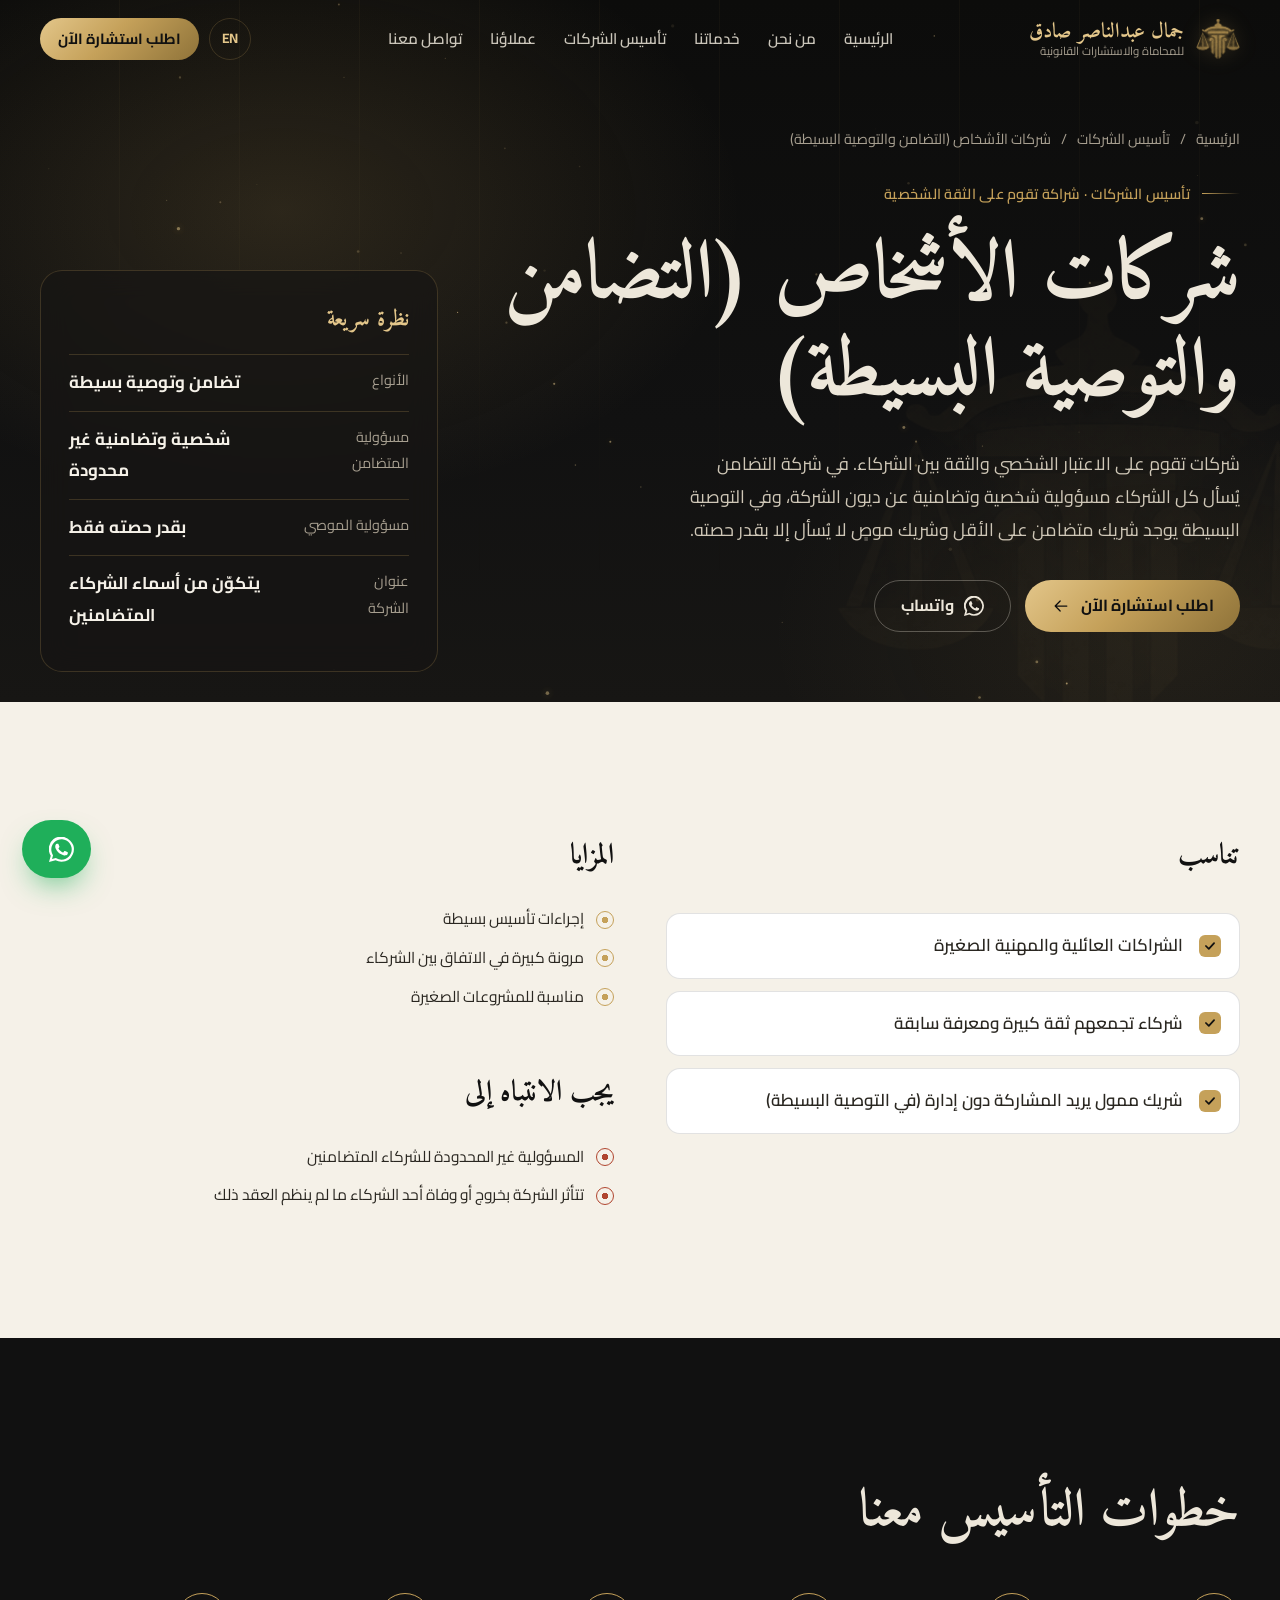
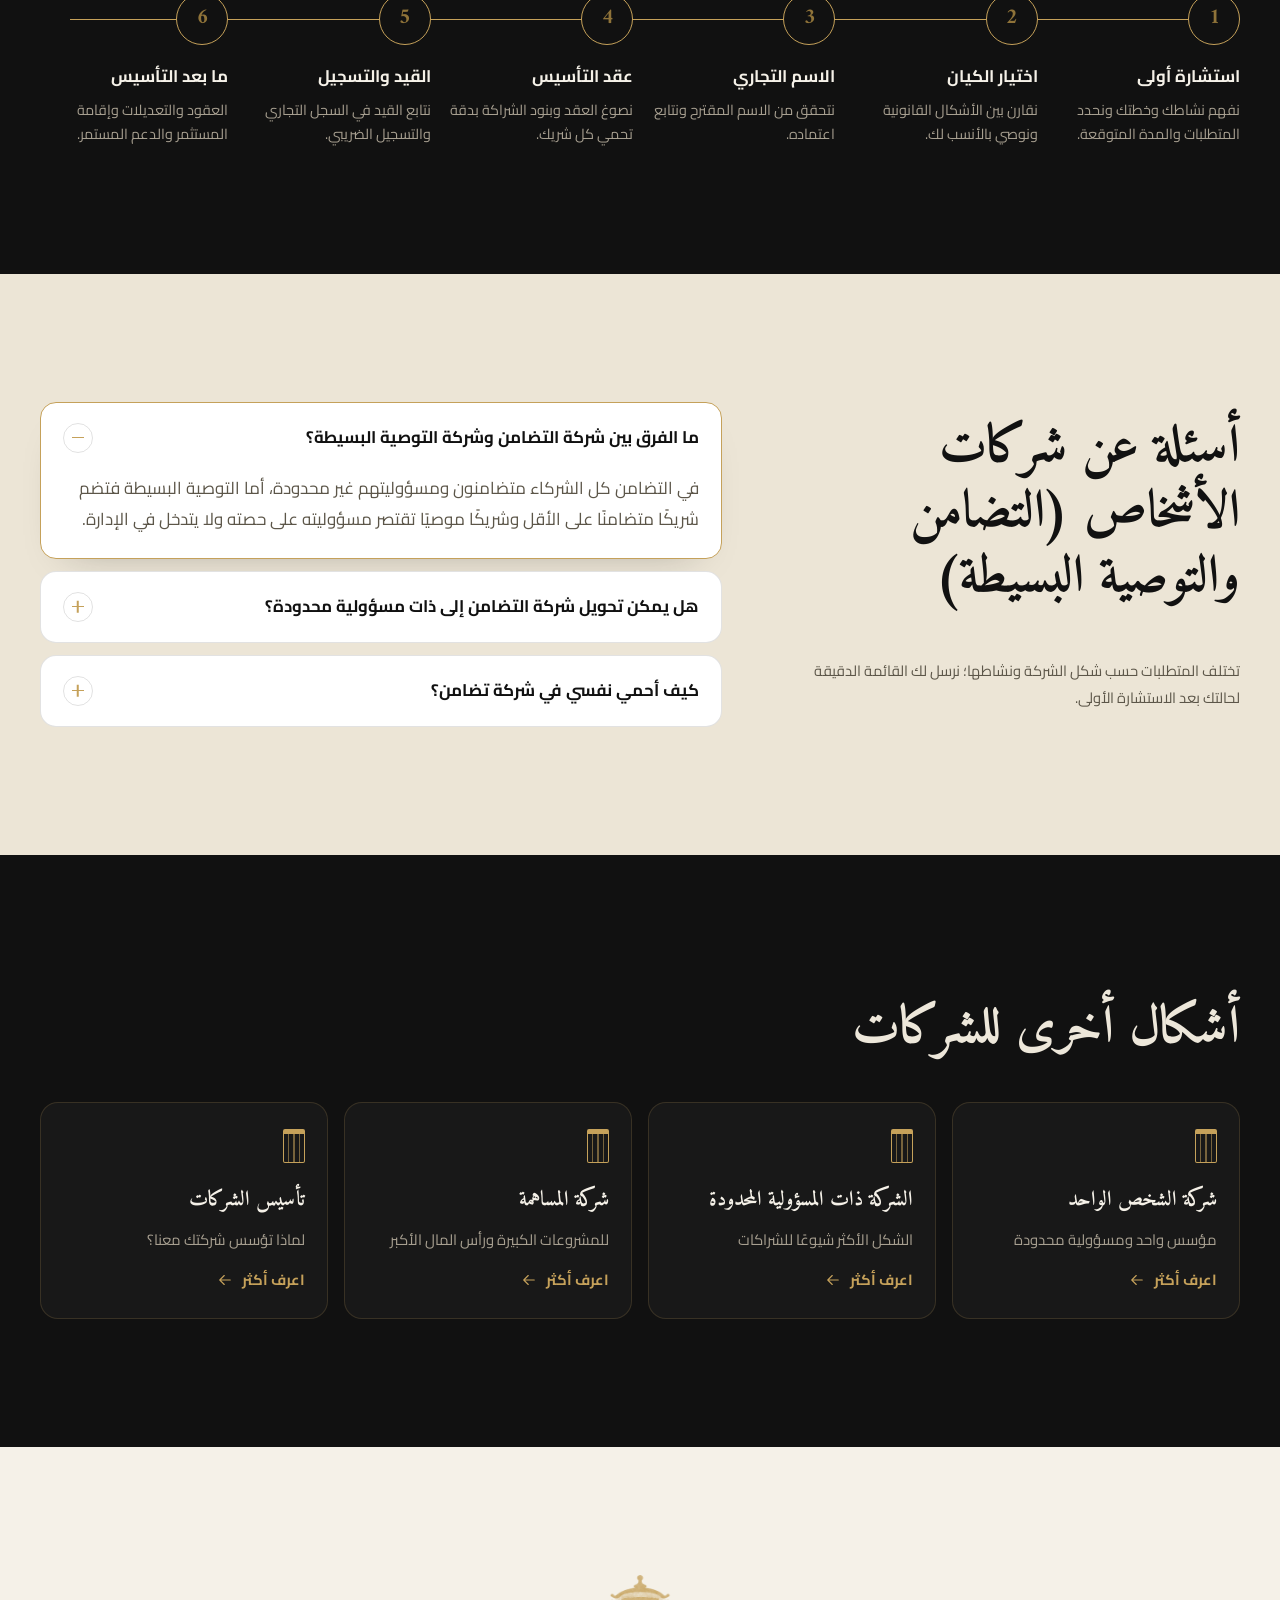
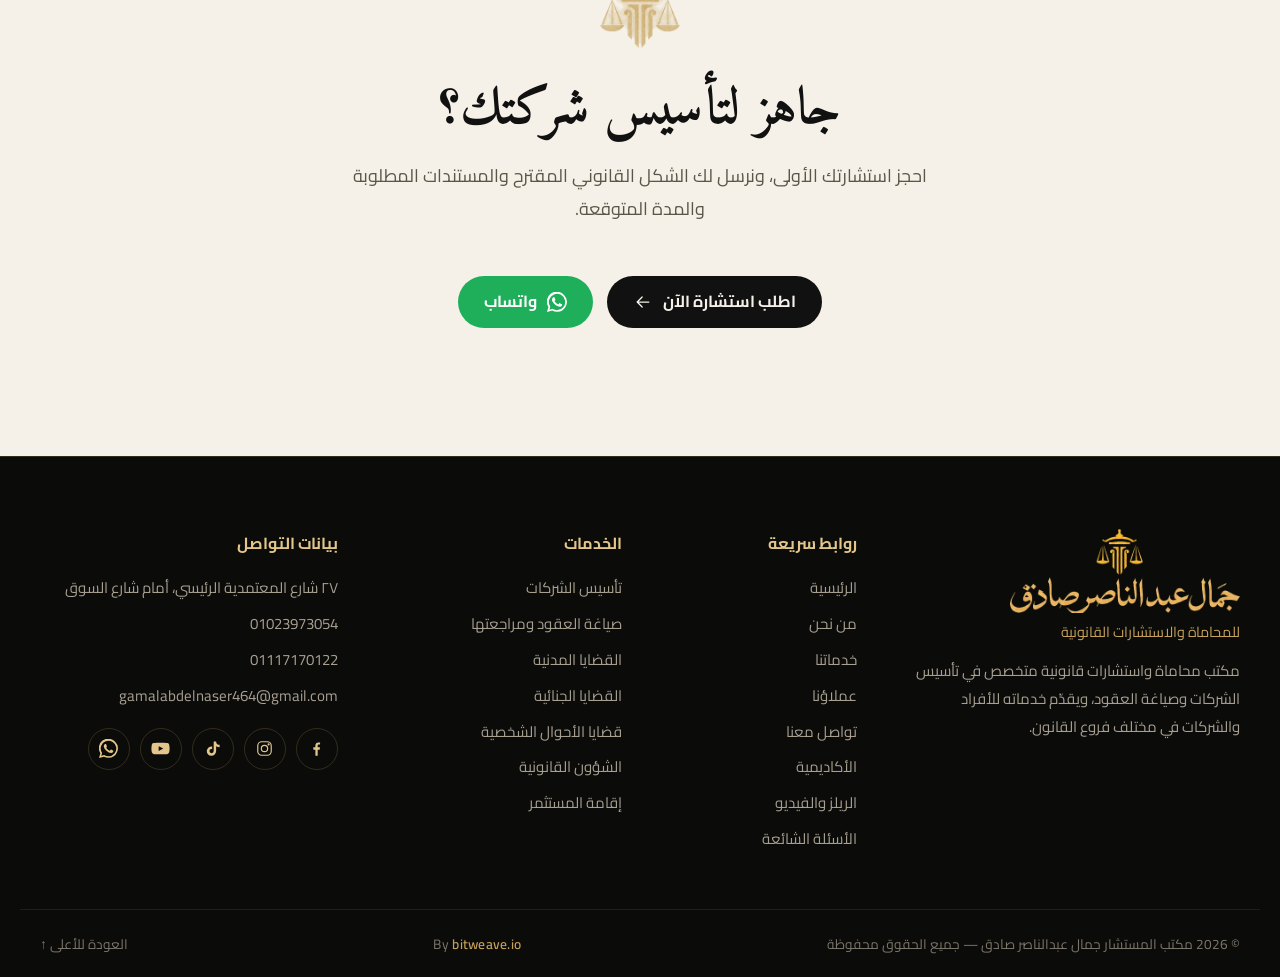
<file: company-formation/partnerships/index.html>
<!doctype html>
<html lang="ar" dir="rtl">
<head>
<meta charset="utf-8">
<meta name="viewport" content="width=device-width, initial-scale=1, viewport-fit=cover">
<title>تأسيس شركة تضامن وتوصية بسيطة في مصر | المستشار جمال عبدالناصر صادق</title>
<meta name="claude:viewport-fit-sides" content="cover">
<meta name="description" content="تأسيس شركات الأشخاص في مصر: شركة التضامن وشركة التوصية البسيطة، مسؤولية الشركاء، عنوان الشركة، العقد وخطوات القيد.">
<meta name="keywords" content="تأسيس الشركات, تأسيس شركة في مصر, محامي تأسيس شركات, صياغة العقود, مراجعة العقود, محامي قضايا مدنية, محامي أحوال شخصية, إقامة مستثمر في مصر, استشارة قانونية, جمال عبدالناصر صادق"><meta name="author" content="مكتب المستشار جمال عبدالناصر صادق">
<meta name="robots" content="index, follow, max-image-preview:large">
<meta name="theme-color" content="#111111">
<link rel="canonical" href="https://zezo584.github.io/gamal-sadek-law/company-formation/partnerships/">
<link rel="alternate" hreflang="ar" href="https://zezo584.github.io/gamal-sadek-law/company-formation/partnerships/">
<link rel="alternate" hreflang="en" href="https://zezo584.github.io/gamal-sadek-law/en/company-formation/partnerships/">
<link rel="alternate" hreflang="x-default" href="https://zezo584.github.io/gamal-sadek-law/company-formation/partnerships/">
<meta property="og:type" content="website">
<meta property="og:site_name" content="مكتب المستشار جمال عبدالناصر صادق">
<meta property="og:title" content="تأسيس شركة تضامن وتوصية بسيطة في مصر | المستشار جمال عبدالناصر صادق">
<meta property="og:description" content="تأسيس شركات الأشخاص في مصر: شركة التضامن وشركة التوصية البسيطة، مسؤولية الشركاء، عنوان الشركة، العقد وخطوات القيد.">
<meta property="og:url" content="https://zezo584.github.io/gamal-sadek-law/company-formation/partnerships/">
<meta property="og:image" content="https://zezo584.github.io/gamal-sadek-law/assets/img/og-image.jpg">
<meta property="og:image:width" content="1200">
<meta property="og:image:height" content="630">
<meta property="og:locale" content="ar_EG">
<meta property="og:locale:alternate" content="en_US">
<meta name="twitter:card" content="summary_large_image">
<meta name="twitter:title" content="تأسيس شركة تضامن وتوصية بسيطة في مصر | المستشار جمال عبدالناصر صادق">
<meta name="twitter:description" content="تأسيس شركات الأشخاص في مصر: شركة التضامن وشركة التوصية البسيطة، مسؤولية الشركاء، عنوان الشركة، العقد وخطوات القيد.">
<meta name="twitter:image" content="https://zezo584.github.io/gamal-sadek-law/assets/img/og-image.jpg">
<link rel="icon" type="image/png" sizes="32x32" href="../../assets/img/icon-32.png">
<link rel="apple-touch-icon" href="../../assets/img/icon-180.png">
<link rel="manifest" href="../../site.webmanifest">
<script>document.documentElement.classList.add("js");setTimeout(function(){if(!window.__siteReady){document.documentElement.classList.remove("js")}},3500)</script>
<link rel="preconnect" href="https://fonts.googleapis.com">
<link rel="preconnect" href="https://fonts.gstatic.com" crossorigin>
<link rel="stylesheet" href="https://fonts.googleapis.com/css2?family=Amiri:wght@400;700&family=Cairo:wght@400;500;600;700&family=Cormorant+Garamond:wght@500;600;700&display=swap">
<link rel="stylesheet" href="../../assets/css/style.css">
<script type="application/ld+json">{"@context": "https://schema.org", "@graph": [{"@type": ["LegalService", "Attorney"], "@id": "https://zezo584.github.io/gamal-sadek-law/#organization", "name": "مكتب المستشار جمال عبدالناصر صادق", "alternateName": ["مكتب المستشار جمال عبدالناصر صادق", "Counselor Gamal Abdel Nasser Sadek Law Office"], "description": "مكتب المستشار جمال عبدالناصر صادق للمحاماة والاستشارات القانونية: تأسيس الشركات وتسجيلها، صياغة العقود ومراجعتها، القضايا المدنية والجنائية والأحوال الشخصية وإقامة المستثمر. خبرة +7 سنوات وتأسيس +75 شركة.", "url": "https://zezo584.github.io/gamal-sadek-law/", "logo": "https://zezo584.github.io/gamal-sadek-law/assets/img/icon-512.png", "image": "https://zezo584.github.io/gamal-sadek-law/assets/img/og-image.jpg", "telephone": ["+201023973054", "+201117170122"], "email": "gamalabdelnaser464@gmail.com", "address": {"@type": "PostalAddress", "streetAddress": "٢٧ شارع المعتمدية الرئيسي، أمام شارع السوق", "addressCountry": "EG"}, "areaServed": {"@type": "Country", "name": "Egypt"}, "founder": {"@id": "https://zezo584.github.io/gamal-sadek-law/#gamal"}, "employee": {"@id": "https://zezo584.github.io/gamal-sadek-law/#gamal"}, "sameAs": ["https://www.facebook.com/YourAdvisor2021", "https://www.instagram.com/gamalabdelnassersadeq/", "https://www.tiktok.com/@gamalabdelnassersadeq", "https://www.youtube.com/@gamalabdelnassersadeq"], "knowsLanguage": ["ar", "en"], "hasOfferCatalog": {"@type": "OfferCatalog", "name": "خدماتنا", "itemListElement": [{"@type": "Offer", "itemOffered": {"@type": "Service", "name": "تأسيس الشركات", "description": "الخدمات القانونية الكاملة للتأسيس والتسجيل ومتابعة الإجراءات اللازمة حتى تبدأ شركتك نشاطها."}}, {"@type": "Offer", "itemOffered": {"@type": "Service", "name": "صياغة العقود ومراجعتها", "description": "إعداد العقود ومراجعة بنودها بما يحفظ حقوق الأطراف ويقلّل احتمالات النزاع."}}, {"@type": "Offer", "itemOffered": {"@type": "Service", "name": "القضايا المدنية", "description": "تقديم الاستشارات القانونية والترافع في المنازعات المدنية."}}, {"@type": "Offer", "itemOffered": {"@type": "Service", "name": "القضايا الجنائية", "description": "تقديم الاستشارات القانونية والدفاع في القضايا الجنائية."}}, {"@type": "Offer", "itemOffered": {"@type": "Service", "name": "قضايا الأحوال الشخصية", "description": "الطلاق والخلع والنفقات والحضانة والرؤية وسائر منازعات الأسرة، استشارةً وتمثيلًا أمام محاكم الأسرة."}}, {"@type": "Offer", "itemOffered": {"@type": "Service", "name": "الشؤون القانونية", "description": "دعم قانوني مستمر للأفراد والشركات ومتابعة الإجراءات القانونية."}}, {"@type": "Offer", "itemOffered": {"@type": "Service", "name": "إقامة المستثمر", "description": "استخراج وتجديد إقامة المستثمر للأجانب الشركاء في الشركات المصرية، ومتابعة الإجراءات حتى صدورها."}}]}, "contactPoint": {"@type": "ContactPoint", "telephone": "+201023973054", "contactType": "customer service", "availableLanguage": ["Arabic", "English"]}}, {"@type": "Person", "@id": "https://zezo584.github.io/gamal-sadek-law/#gamal", "name": "جمال عبدالناصر صادق", "alternateName": ["Gamal Abdel Nasser Sadek", "جمال عبدالناصر صادق"], "jobTitle": "محامٍ ومستشار قانوني", "image": "https://zezo584.github.io/gamal-sadek-law/assets/img/gamal-portrait.jpg", "worksFor": {"@id": "https://zezo584.github.io/gamal-sadek-law/#organization"}, "knowsAbout": ["Company formation", "Contract drafting", "Civil law", "Criminal law", "Family law"], "hasCredential": [{"@type": "EducationalOccupationalCredential", "name": "دبلومة تأسيس الشركات — Legal Hub"}, {"@type": "EducationalOccupationalCredential", "name": "دبلومة تأسيس الشركات وصياغة العقود — ليجيل استراتيجي"}], "sameAs": ["https://www.facebook.com/YourAdvisor2021", "https://www.instagram.com/gamalabdelnassersadeq/", "https://www.tiktok.com/@gamalabdelnassersadeq", "https://www.youtube.com/@gamalabdelnassersadeq"]}, {"@type": "WebSite", "@id": "https://zezo584.github.io/gamal-sadek-law/#website", "url": "https://zezo584.github.io/gamal-sadek-law/", "name": "مكتب المستشار جمال عبدالناصر صادق", "inLanguage": ["ar", "en"], "publisher": {"@id": "https://zezo584.github.io/gamal-sadek-law/#organization"}}, {"@type": "Service", "name": "شركات الأشخاص (التضامن والتوصية البسيطة)", "serviceType": "Company formation", "description": "تأسيس شركات الأشخاص في مصر: شركة التضامن وشركة التوصية البسيطة، مسؤولية الشركاء، عنوان الشركة، العقد وخطوات القيد.", "provider": {"@id": "https://zezo584.github.io/gamal-sadek-law/#organization"}, "areaServed": "EG", "url": "https://zezo584.github.io/gamal-sadek-law/company-formation/partnerships/"}, {"@type": "FAQPage", "mainEntity": [{"@type": "Question", "name": "ما الفرق بين شركة التضامن وشركة التوصية البسيطة؟", "acceptedAnswer": {"@type": "Answer", "text": "في التضامن كل الشركاء متضامنون ومسؤوليتهم غير محدودة، أما التوصية البسيطة فتضم شريكًا متضامنًا على الأقل وشريكًا موصيًا تقتصر مسؤوليته على حصته ولا يتدخل في الإدارة."}}, {"@type": "Question", "name": "هل يمكن تحويل شركة التضامن إلى ذات مسؤولية محدودة؟", "acceptedAnswer": {"@type": "Answer", "text": "نعم، يمكن تعديل الشكل القانوني لحماية أموال الشركاء الشخصية، ونتولى إجراءات التحويل."}}, {"@type": "Question", "name": "كيف أحمي نفسي في شركة تضامن؟", "acceptedAnswer": {"@type": "Answer", "text": "بعقد شركة دقيق ينظم الإدارة وحدود الصلاحيات وخروج الشركاء وتصفية الحصص، وهذا ما نركز عليه في الصياغة."}}]}, {"@type": "BreadcrumbList", "itemListElement": [{"@type": "ListItem", "position": 1, "name": "الرئيسية", "item": "https://zezo584.github.io/gamal-sadek-law/"}, {"@type": "ListItem", "position": 2, "name": "تأسيس الشركات", "item": "https://zezo584.github.io/gamal-sadek-law/company-formation/"}, {"@type": "ListItem", "position": 3, "name": "شركات الأشخاص (التضامن والتوصية البسيطة)", "item": "https://zezo584.github.io/gamal-sadek-law/company-formation/partnerships/"}]}]}</script>
</head>
<body class="page-type">
<a class="skip" href="#main">تخطَّ إلى المحتوى</a>
<div class="progress" aria-hidden="true"><span></span></div>
<div class="loader" aria-hidden="true">
  <img src="../../assets/img/mark-gold.webp" alt="" width="120" height="110">
  <span class="loader-line"><i></i></span>
</div>
<header class="site-header" id="top">
  <div class="wrap header-in">
    <a class="brand" href="../../index.html" aria-label="مكتب المستشار جمال عبدالناصر صادق">
      <img src="../../assets/img/mark-gold.webp" alt="" width="44" height="40">
      <span class="brand-text"><b>جمال عبدالناصر صادق</b><small>للمحاماة والاستشارات القانونية</small></span>
    </a>
    <nav class="nav" aria-label="القائمة">
      <ul>
        <li><a href="../../index.html#home" data-nav="home">الرئيسية</a></li>
        <li><a href="../../index.html#about" data-nav="about">من نحن</a></li>
        <li><a href="../../index.html#services" data-nav="services">خدماتنا</a></li>
<li><a href="../../company-formation/index.html" class="">تأسيس الشركات</a></li>        <li><a href="../../index.html#clients" data-nav="clients">عملاؤنا</a></li>
        <li><a href="../../index.html#contact" data-nav="contact">تواصل معنا</a></li>
      </ul>
    </nav>
    <div class="header-actions">
      <a class="lang" href="../../en/company-formation/partnerships/index.html" hreflang="en" lang="en" title="English">EN</a>
      <a class="btn btn-gold btn-sm header-cta" href="../../index.html#contact" data-magnetic><span>اطلب استشارة الآن</span></a>
      <button class="burger" type="button" aria-expanded="false" aria-controls="drawer" aria-label="القائمة"><i></i><i></i><i></i></button>
    </div>
  </div>
</header>
<div class="drawer" id="drawer" hidden>
  <nav aria-label="القائمة">
    <a href="../../index.html#home" style="--i:1">الرئيسية</a>
    <a href="../../index.html#about" style="--i:2">من نحن</a>
    <a href="../../index.html#services" style="--i:3">خدماتنا</a>
<a href="../../company-formation/index.html" style="--i:3">تأسيس الشركات</a>    <a href="../../index.html#clients" style="--i:4">عملاؤنا</a>
    <a href="../../index.html#contact" style="--i:5">تواصل معنا</a>
<a class="sub" href="../../index.html#academy">الأكاديمية</a><a class="sub" href="../../index.html#media">الريلز والفيديو</a><a class="sub" href="../../index.html#faq">الأسئلة الشائعة</a>  </nav>
  <a class="btn btn-gold" href="../../index.html#contact">اطلب استشارة الآن</a>
  <a class="drawer-lang" href="../../en/company-formation/partnerships/index.html" lang="en">English</a>
</div>
<main id="main">
<section class="hero hero-sub" aria-labelledby="ty-title">
  <canvas class="hero-dust" aria-hidden="true"></canvas>
  <img class="hero-watermark" src="../../assets/img/mark-gold.webp" alt="" aria-hidden="true" width="360" height="330">
  <div class="wrap">
    <nav class="crumbs" aria-label="breadcrumb">
      <a href="../../index.html">الرئيسية</a><span aria-hidden="true">/</span>
      <a href="../../company-formation/index.html">تأسيس الشركات</a><span aria-hidden="true">/</span>
      <span aria-current="page">شركات الأشخاص (التضامن والتوصية البسيطة)</span>
    </nav>
    <div class="hero-grid sub-grid">
      <div class="hero-copy">
        <p class="eyebrow" data-reveal><span class="rule"></span>تأسيس الشركات · شراكة تقوم على الثقة الشخصية</p>
        <h1 id="ty-title" class="hero-title"><span class="line" data-split>شركات الأشخاص (التضامن والتوصية البسيطة)</span></h1>
        <p class="hero-lead" data-reveal style="--d:.35s">شركات تقوم على الاعتبار الشخصي والثقة بين الشركاء. في شركة التضامن يُسأل كل الشركاء مسؤولية شخصية وتضامنية عن ديون الشركة، وفي التوصية البسيطة يوجد شريك متضامن على الأقل وشريك موصٍ لا يُسأل إلا بقدر حصته.</p>
        <div class="hero-actions" data-reveal style="--d:.5s">
          <a class="btn btn-gold" href="../../index.html#contact" data-magnetic><span>اطلب استشارة الآن</span><svg viewBox="0 0 24 24" fill="none" stroke="currentColor" stroke-width="1.5" stroke-linecap="round" stroke-linejoin="round" aria-hidden="true" class="ico-arrow"><path d="M5 12h14M13 6l6 6-6 6"/></svg></a>
          <a class="btn btn-ghost" href="https://wa.me/201023973054?text=%D8%A7%D8%A8%D8%AF%D8%A3%20%D8%AA%D8%A3%D8%B3%D9%8A%D8%B3%20%D8%B4%D8%B1%D9%83%D8%A7%D8%AA%20%D8%A7%D9%84%D8%A3%D8%B4%D8%AE%D8%A7%D8%B5%20%28%D8%A7%D9%84%D8%AA%D8%B6%D8%A7%D9%85%D9%86%20%D9%88%D8%A7%D9%84%D8%AA%D9%88%D8%B5%D9%8A%D8%A9%20%D8%A7%D9%84%D8%A8%D8%B3%D9%8A%D8%B7%D8%A9%29" target="_blank" rel="noopener"><svg viewBox="0 0 24 24" aria-hidden="true"><path fill="currentColor" d="M17.5 14.4c-.3-.1-1.8-.9-2-1-.3-.1-.5-.1-.7.1-.2.3-.8 1-.9 1.2-.2.2-.3.2-.6.1-.3-.1-1.3-.5-2.4-1.5-.9-.8-1.5-1.8-1.7-2.1-.2-.3 0-.5.1-.6l.4-.5c.2-.2.2-.3.3-.5.1-.2 0-.4 0-.5l-.9-2.2c-.2-.6-.5-.5-.7-.5h-.6c-.2 0-.5.1-.8.4-.3.3-1 1-1 2.5s1.1 2.9 1.2 3.1c.1.2 2.1 3.2 5.1 4.5.7.3 1.3.5 1.7.6.7.2 1.4.2 1.9.1.6-.1 1.8-.7 2-1.4.2-.7.2-1.3.2-1.4-.1-.2-.3-.3-.6-.4zM12 21.8c-1.8 0-3.5-.5-5-1.4l-.4-.2-3.7 1 1-3.6-.2-.4A9.8 9.8 0 1 1 12 21.8zm8.4-18.2A11.8 11.8 0 0 0 1.7 17.9L0 24l6.3-1.7a11.8 11.8 0 0 0 5.7 1.4A11.8 11.8 0 0 0 20.4 3.6z"/></svg><span>واتساب</span></a>
        </div>
      </div>
      <div class="facts glass" data-reveal="zoom">
        <h2>نظرة سريعة</h2>
        <dl>
<div><dt>الأنواع</dt><dd>تضامن وتوصية بسيطة</dd></div><div><dt>مسؤولية المتضامن</dt><dd>شخصية وتضامنية غير محدودة</dd></div><div><dt>مسؤولية الموصي</dt><dd>بقدر حصته فقط</dd></div><div><dt>عنوان الشركة</dt><dd>يتكوّن من أسماء الشركاء المتضامنين</dd></div>        </dl>
      </div>
    </div>
  </div>
</section>
<section class="sec sec-ivory" aria-label="شركات الأشخاص (التضامن والتوصية البسيطة)">
  <div class="wrap ty-cols">
    <div class="ty-box" data-reveal>
      <h2 class="h3">تناسب</h2>
      <ul class="checklist"><li>الشراكات العائلية والمهنية الصغيرة</li><li>شركاء تجمعهم ثقة كبيرة ومعرفة سابقة</li><li>شريك ممول يريد المشاركة دون إدارة (في التوصية البسيطة)</li></ul>
    </div>
    <div class="ty-box" data-reveal style="--d:.1s">
      <h2 class="h3">المزايا</h2>
      <ul class="ticks ticks-light"><li>إجراءات تأسيس بسيطة</li><li>مرونة كبيرة في الاتفاق بين الشركاء</li><li>مناسبة للمشروعات الصغيرة</li></ul>
      <h2 class="h3">يجب الانتباه إلى</h2>
      <ul class="ticks ticks-light warn"><li>المسؤولية غير المحدودة للشركاء المتضامنين</li><li>تتأثر الشركة بخروج أو وفاة أحد الشركاء ما لم ينظم العقد ذلك</li></ul>
    </div>
  </div>
</section>
<section class="sec sec-dark" aria-labelledby="ty-steps">
  <div class="wrap">
    <h2 id="ty-steps" class="h2" data-split>خطوات التأسيس معنا</h2>
    <ol class="steps steps-dark" data-steps style="margin-top:48px">
      <li data-reveal style="--d:0.0s"><span class="step-n">1</span><h3>استشارة أولى</h3><p>نفهم نشاطك وخطتك ونحدد المتطلبات والمدة المتوقعة.</p></li>
      <li data-reveal style="--d:0.08s"><span class="step-n">2</span><h3>اختيار الكيان</h3><p>نقارن بين الأشكال القانونية ونوصي بالأنسب لك.</p></li>
      <li data-reveal style="--d:0.16s"><span class="step-n">3</span><h3>الاسم التجاري</h3><p>نتحقق من الاسم المقترح ونتابع اعتماده.</p></li>
      <li data-reveal style="--d:0.24s"><span class="step-n">4</span><h3>عقد التأسيس</h3><p>نصوغ العقد وبنود الشراكة بدقة تحمي كل شريك.</p></li>
      <li data-reveal style="--d:0.32s"><span class="step-n">5</span><h3>القيد والتسجيل</h3><p>نتابع القيد في السجل التجاري والتسجيل الضريبي.</p></li>
      <li data-reveal style="--d:0.4s"><span class="step-n">6</span><h3>ما بعد التأسيس</h3><p>العقود والتعديلات وإقامة المستثمر والدعم المستمر.</p></li>
    </ol>
  </div>
</section>
<section class="sec sec-ivory2" aria-labelledby="ty-faq">
  <div class="wrap faq-wrap">
    <div class="faq-side">
      <h2 id="ty-faq" class="h2" data-split>أسئلة عن شركات الأشخاص (التضامن والتوصية البسيطة)</h2>
      <p class="note dark" data-reveal>تختلف المتطلبات حسب شكل الشركة ونشاطها؛ نرسل لك القائمة الدقيقة لحالتك بعد الاستشارة الأولى.</p>
    </div>
    <div class="faq faq-light">
      <details data-reveal style="--d:0.0s" open>
        <summary><h3>ما الفرق بين شركة التضامن وشركة التوصية البسيطة؟</h3><span class="plus" aria-hidden="true"></span></summary>
        <div class="ans"><p>في التضامن كل الشركاء متضامنون ومسؤوليتهم غير محدودة، أما التوصية البسيطة فتضم شريكًا متضامنًا على الأقل وشريكًا موصيًا تقتصر مسؤوليته على حصته ولا يتدخل في الإدارة.</p></div>
      </details>
      <details data-reveal style="--d:0.05s" >
        <summary><h3>هل يمكن تحويل شركة التضامن إلى ذات مسؤولية محدودة؟</h3><span class="plus" aria-hidden="true"></span></summary>
        <div class="ans"><p>نعم، يمكن تعديل الشكل القانوني لحماية أموال الشركاء الشخصية، ونتولى إجراءات التحويل.</p></div>
      </details>
      <details data-reveal style="--d:0.1s" >
        <summary><h3>كيف أحمي نفسي في شركة تضامن؟</h3><span class="plus" aria-hidden="true"></span></summary>
        <div class="ans"><p>بعقد شركة دقيق ينظم الإدارة وحدود الصلاحيات وخروج الشركاء وتصفية الحصص، وهذا ما نركز عليه في الصياغة.</p></div>
      </details>
    </div>
  </div>
</section>
<section class="sec sec-dark" aria-labelledby="ty-others">
  <div class="wrap">
    <h2 id="ty-others" class="h2" data-split>أشكال أخرى للشركات</h2>
    <ul class="types types-dark" style="margin-top:40px">
      <li data-reveal style="--d:0.0s" data-spot><a class="type-link" href="../../company-formation/single-person-company/index.html"><span class="type-col" aria-hidden="true"></span><h3>شركة الشخص الواحد</h3><p>مؤسس واحد ومسؤولية محدودة</p><span class="link-arrow">اعرف أكثر<svg viewBox="0 0 24 24" fill="none" stroke="currentColor" stroke-width="1.5" stroke-linecap="round" stroke-linejoin="round" aria-hidden="true" class="ico-arrow"><path d="M5 12h14M13 6l6 6-6 6"/></svg></span></a></li>
      <li data-reveal style="--d:0.08s" data-spot><a class="type-link" href="../../company-formation/limited-liability-company/index.html"><span class="type-col" aria-hidden="true"></span><h3>الشركة ذات المسؤولية المحدودة</h3><p>الشكل الأكثر شيوعًا للشراكات</p><span class="link-arrow">اعرف أكثر<svg viewBox="0 0 24 24" fill="none" stroke="currentColor" stroke-width="1.5" stroke-linecap="round" stroke-linejoin="round" aria-hidden="true" class="ico-arrow"><path d="M5 12h14M13 6l6 6-6 6"/></svg></span></a></li>
      <li data-reveal style="--d:0.16s" data-spot><a class="type-link" href="../../company-formation/joint-stock-company/index.html"><span class="type-col" aria-hidden="true"></span><h3>شركة المساهمة</h3><p>للمشروعات الكبيرة ورأس المال الأكبر</p><span class="link-arrow">اعرف أكثر<svg viewBox="0 0 24 24" fill="none" stroke="currentColor" stroke-width="1.5" stroke-linecap="round" stroke-linejoin="round" aria-hidden="true" class="ico-arrow"><path d="M5 12h14M13 6l6 6-6 6"/></svg></span></a></li>
      <li data-reveal data-spot><a class="type-link" href="../../company-formation/index.html"><span class="type-col" aria-hidden="true"></span><h3>تأسيس الشركات</h3><p>لماذا تؤسس شركتك معنا؟</p><span class="link-arrow">اعرف أكثر<svg viewBox="0 0 24 24" fill="none" stroke="currentColor" stroke-width="1.5" stroke-linecap="round" stroke-linejoin="round" aria-hidden="true" class="ico-arrow"><path d="M5 12h14M13 6l6 6-6 6"/></svg></span></a></li>
    </ul>
  </div>
</section>
<section class="sec sec-ivory cta-band" aria-labelledby="cta-title">
  <div class="wrap cta-in" data-reveal>
    <img src="../../assets/img/mark-gold.webp" alt="" width="90" height="82" aria-hidden="true">
    <h2 id="cta-title" class="h2">جاهز لتأسيس شركتك؟</h2>
    <p class="lead">احجز استشارتك الأولى، ونرسل لك الشكل القانوني المقترح والمستندات المطلوبة والمدة المتوقعة.</p>
    <div class="hero-actions center">
      <a class="btn btn-dark" href="../../index.html#contact"><span>اطلب استشارة الآن</span><svg viewBox="0 0 24 24" fill="none" stroke="currentColor" stroke-width="1.5" stroke-linecap="round" stroke-linejoin="round" aria-hidden="true" class="ico-arrow"><path d="M5 12h14M13 6l6 6-6 6"/></svg></a>
      <a class="btn btn-wa" href="https://wa.me/201023973054?text=%D8%A7%D8%A8%D8%AF%D8%A3%20%D8%AA%D8%A3%D8%B3%D9%8A%D8%B3%20%D8%B4%D8%B1%D9%83%D8%A7%D8%AA%20%D8%A7%D9%84%D8%A3%D8%B4%D8%AE%D8%A7%D8%B5%20%28%D8%A7%D9%84%D8%AA%D8%B6%D8%A7%D9%85%D9%86%20%D9%88%D8%A7%D9%84%D8%AA%D9%88%D8%B5%D9%8A%D8%A9%20%D8%A7%D9%84%D8%A8%D8%B3%D9%8A%D8%B7%D8%A9%29" target="_blank" rel="noopener"><svg viewBox="0 0 24 24" aria-hidden="true"><path fill="currentColor" d="M17.5 14.4c-.3-.1-1.8-.9-2-1-.3-.1-.5-.1-.7.1-.2.3-.8 1-.9 1.2-.2.2-.3.2-.6.1-.3-.1-1.3-.5-2.4-1.5-.9-.8-1.5-1.8-1.7-2.1-.2-.3 0-.5.1-.6l.4-.5c.2-.2.2-.3.3-.5.1-.2 0-.4 0-.5l-.9-2.2c-.2-.6-.5-.5-.7-.5h-.6c-.2 0-.5.1-.8.4-.3.3-1 1-1 2.5s1.1 2.9 1.2 3.1c.1.2 2.1 3.2 5.1 4.5.7.3 1.3.5 1.7.6.7.2 1.4.2 1.9.1.6-.1 1.8-.7 2-1.4.2-.7.2-1.3.2-1.4-.1-.2-.3-.3-.6-.4zM12 21.8c-1.8 0-3.5-.5-5-1.4l-.4-.2-3.7 1 1-3.6-.2-.4A9.8 9.8 0 1 1 12 21.8zm8.4-18.2A11.8 11.8 0 0 0 1.7 17.9L0 24l6.3-1.7a11.8 11.8 0 0 0 5.7 1.4A11.8 11.8 0 0 0 20.4 3.6z"/></svg><span>واتساب</span></a>
    </div>
  </div>
</section>
</main>
<footer class="site-footer">
  <div class="wrap footer-grid">
    <div class="f-brand">
      <img src="../../assets/img/wordmark.webp" alt="مكتب المستشار جمال عبدالناصر صادق" width="260" height="95" loading="lazy">
      <p class="f-tag">للمحاماة والاستشارات القانونية</p>
      <p>مكتب محاماة واستشارات قانونية متخصص في تأسيس الشركات وصياغة العقود، ويقدّم خدماته للأفراد والشركات في مختلف فروع القانون.</p>
    </div>
    <div>
      <h3>روابط سريعة</h3>
      <ul>
<li><a href="../../index.html#home">الرئيسية</a></li><li><a href="../../index.html#about">من نحن</a></li><li><a href="../../index.html#services">خدماتنا</a></li><li><a href="../../index.html#clients">عملاؤنا</a></li><li><a href="../../index.html#contact">تواصل معنا</a></li><li><a href="../../index.html#academy">الأكاديمية</a></li><li><a href="../../index.html#media">الريلز والفيديو</a></li><li><a href="../../index.html#faq">الأسئلة الشائعة</a></li>      </ul>
    </div>
    <div>
      <h3>الخدمات</h3>
      <ul>
<li><a href="../../company-formation/index.html">تأسيس الشركات</a></li><li><a href="../../index.html#services">صياغة العقود ومراجعتها</a></li><li><a href="../../index.html#services">القضايا المدنية</a></li><li><a href="../../index.html#services">القضايا الجنائية</a></li><li><a href="../../index.html#services">قضايا الأحوال الشخصية</a></li><li><a href="../../index.html#services">الشؤون القانونية</a></li><li><a href="../../index.html#services">إقامة المستثمر</a></li>      </ul>
    </div>
    <div>
      <h3>بيانات التواصل</h3>
      <ul class="f-contact">
        <li>٢٧ شارع المعتمدية الرئيسي، أمام شارع السوق</li>
        <li><a href="tel:+201023973054" dir="ltr">01023973054</a></li>
        <li><a href="tel:+201117170122" dir="ltr">01117170122</a></li>
        <li><a href="mailto:gamalabdelnaser464@gmail.com">gamalabdelnaser464@gmail.com</a></li>
      </ul>
      <div class="socials"><a href="https://www.facebook.com/YourAdvisor2021" target="_blank" rel="noopener me" aria-label="Facebook"><svg viewBox="0 0 24 24" aria-hidden="true"><path fill="currentColor" d="M13.5 21v-7.5H16l.4-3h-2.9V8.6c0-.9.3-1.5 1.5-1.5h1.5V4.4a20 20 0 0 0-2.2-.1c-2.2 0-3.7 1.3-3.7 3.8v2.4H8v3h2.6V21z"/></svg></a>
<a href="https://www.instagram.com/gamalabdelnassersadeq/" target="_blank" rel="noopener me" aria-label="Instagram"><svg viewBox="0 0 24 24" fill="none" stroke="currentColor" stroke-width="1.5" stroke-linecap="round" stroke-linejoin="round" aria-hidden="true" ><rect x="3.5" y="3.5" width="17" height="17" rx="5"/><circle cx="12" cy="12" r="4"/><circle cx="17.2" cy="6.8" r=".6" fill="currentColor"/></svg></a>
<a href="https://www.tiktok.com/@gamalabdelnassersadeq" target="_blank" rel="noopener me" aria-label="TikTok"><svg viewBox="0 0 24 24" aria-hidden="true"><path fill="currentColor" d="M16.6 3h-3.1v12.3a2.7 2.7 0 1 1-2.7-2.7c.3 0 .6 0 .8.1V9.5a5.9 5.9 0 1 0 5 5.8V9.1a7.6 7.6 0 0 0 4.4 1.4V7.4a4.4 4.4 0 0 1-4.4-4.4z"/></svg></a>
<a href="https://www.youtube.com/@gamalabdelnassersadeq" target="_blank" rel="noopener me" aria-label="YouTube"><svg viewBox="0 0 24 24" aria-hidden="true"><path fill="currentColor" d="M23 7.2a3 3 0 0 0-2.1-2.1C19 4.6 12 4.6 12 4.6s-7 0-8.9.5A3 3 0 0 0 1 7.2 31 31 0 0 0 .5 12a31 31 0 0 0 .5 4.8 3 3 0 0 0 2.1 2.1c1.9.5 8.9.5 8.9.5s7 0 8.9-.5a3 3 0 0 0 2.1-2.1 31 31 0 0 0 .5-4.8 31 31 0 0 0-.5-4.8zM9.7 15V9l5.8 3z"/></svg></a>
<a href="https://wa.me/201023973054" target="_blank" rel="noopener" aria-label="WhatsApp"><svg viewBox="0 0 24 24" aria-hidden="true"><path fill="currentColor" d="M17.5 14.4c-.3-.1-1.8-.9-2-1-.3-.1-.5-.1-.7.1-.2.3-.8 1-.9 1.2-.2.2-.3.2-.6.1-.3-.1-1.3-.5-2.4-1.5-.9-.8-1.5-1.8-1.7-2.1-.2-.3 0-.5.1-.6l.4-.5c.2-.2.2-.3.3-.5.1-.2 0-.4 0-.5l-.9-2.2c-.2-.6-.5-.5-.7-.5h-.6c-.2 0-.5.1-.8.4-.3.3-1 1-1 2.5s1.1 2.9 1.2 3.1c.1.2 2.1 3.2 5.1 4.5.7.3 1.3.5 1.7.6.7.2 1.4.2 1.9.1.6-.1 1.8-.7 2-1.4.2-.7.2-1.3.2-1.4-.1-.2-.3-.3-.6-.4zM12 21.8c-1.8 0-3.5-.5-5-1.4l-.4-.2-3.7 1 1-3.6-.2-.4A9.8 9.8 0 1 1 12 21.8zm8.4-18.2A11.8 11.8 0 0 0 1.7 17.9L0 24l6.3-1.7a11.8 11.8 0 0 0 5.7 1.4A11.8 11.8 0 0 0 20.4 3.6z"/></svg></a></div>
    </div>
  </div>
  <div class="wrap f-bottom">
    <span>© <span data-year>2026</span> مكتب المستشار جمال عبدالناصر صادق — جميع الحقوق محفوظة</span>
    <a class="credit" href="https://bitweave.io" target="_blank" rel="noopener" dir="ltr">By <b>bitweave.io</b></a>
    <a href="#top" class="to-top">العودة للأعلى ↑</a>
  </div>
</footer>
<a class="wa-float" href="https://wa.me/201023973054" target="_blank" rel="noopener" aria-label="تواصل عبر واتساب">
  <svg viewBox="0 0 24 24" aria-hidden="true"><path fill="currentColor" d="M17.5 14.4c-.3-.1-1.8-.9-2-1-.3-.1-.5-.1-.7.1-.2.3-.8 1-.9 1.2-.2.2-.3.2-.6.1-.3-.1-1.3-.5-2.4-1.5-.9-.8-1.5-1.8-1.7-2.1-.2-.3 0-.5.1-.6l.4-.5c.2-.2.2-.3.3-.5.1-.2 0-.4 0-.5l-.9-2.2c-.2-.6-.5-.5-.7-.5h-.6c-.2 0-.5.1-.8.4-.3.3-1 1-1 2.5s1.1 2.9 1.2 3.1c.1.2 2.1 3.2 5.1 4.5.7.3 1.3.5 1.7.6.7.2 1.4.2 1.9.1.6-.1 1.8-.7 2-1.4.2-.7.2-1.3.2-1.4-.1-.2-.3-.3-.6-.4zM12 21.8c-1.8 0-3.5-.5-5-1.4l-.4-.2-3.7 1 1-3.6-.2-.4A9.8 9.8 0 1 1 12 21.8zm8.4-18.2A11.8 11.8 0 0 0 1.7 17.9L0 24l6.3-1.7a11.8 11.8 0 0 0 5.7 1.4A11.8 11.8 0 0 0 20.4 3.6z"/></svg><span>تواصل عبر واتساب</span>
</a>
<a class="mobile-cta" href="../../index.html#contact">اطلب استشارة الآن</a>
<script>window.I18N = {"lang": "ar", "dir": "rtl", "media": {"eyebrow": "الريلز والفيديو", "h2": "القانون بشرح مبسّط", "lead": "مقاطع قصيرة من حسابات المستشار تشرح حقوقك وإجراءات تأسيس الشركات والقضايا الشائعة. اسحب لتتصفح، واضغط لتشاهد.", "reel": "ريل", "play": "شاهد", "drag": "اسحب", "follow": "تابع المزيد على", "yt_h": "قناة «أ. جمال عبدالناصر صادق» على يوتيوب", "yt_p": "حلقات أطول تشرح القانون والإجراءات القانونية للأفراد والشركات خطوة بخطوة.", "yt_btn": "اشترك في القناة", "yt_play": "تشغيل أحدث الفيديوهات", "prev": "السابق", "next": "التالي"}, "contact": {"f_name": "الاسم بالكامل", "f_phone": "رقم الهاتف / واتساب", "f_email": "البريد الإلكتروني (اختياري)", "f_type": "صفة العميل", "f_type_opts": ["فرد", "شركة / مؤسسة", "محامٍ (الأكاديمية)"], "f_service": "نوع الخدمة", "f_service_ph": "اختر الخدمة", "f_city": "المدينة / المحافظة", "f_pref": "طريقة التواصل المفضلة", "f_pref_opts": ["واتساب", "مكالمة هاتفية", "زيارة المكتب"], "f_msg": "تفاصيل الاستشارة", "f_msg_ph": "اكتب باختصار موضوع الاستشارة أو نوع الشركة التي ترغب في تأسيسها…", "f_submit": "أرسل الطلب عبر واتساب", "f_note": "بالضغط على الزر يُفتح واتساب برسالة جاهزة تتضمن بياناتك، وتُرسل بعد تأكيدك.", "f_ok": "تم تجهيز رسالتك في واتساب. إذا لم يُفتح التطبيق، استخدم الرابط:", "f_ok_link": "افتح واتساب", "f_err_name": "اكتب اسمك من فضلك.", "f_err_phone": "اكتب رقم هاتف صحيح.", "f_err_service": "اختر نوع الخدمة.", "f_err_msg": "اكتب تفاصيل الاستشارة باختصار.", "wa_title": "طلب استشارة قانونية — من الموقع", "wa_labels": {"name": "الاسم", "phone": "الهاتف", "email": "البريد", "type": "صفة العميل", "service": "الخدمة", "city": "المدينة", "pref": "التواصل المفضل", "msg": "التفاصيل"}, "wa_l": "واتساب", "copied": "تم النسخ"}};</script>
<script src="../../assets/js/config.js"></script>
<script src="../../assets/js/main.js" defer></script>
</body>
</html>
</file>
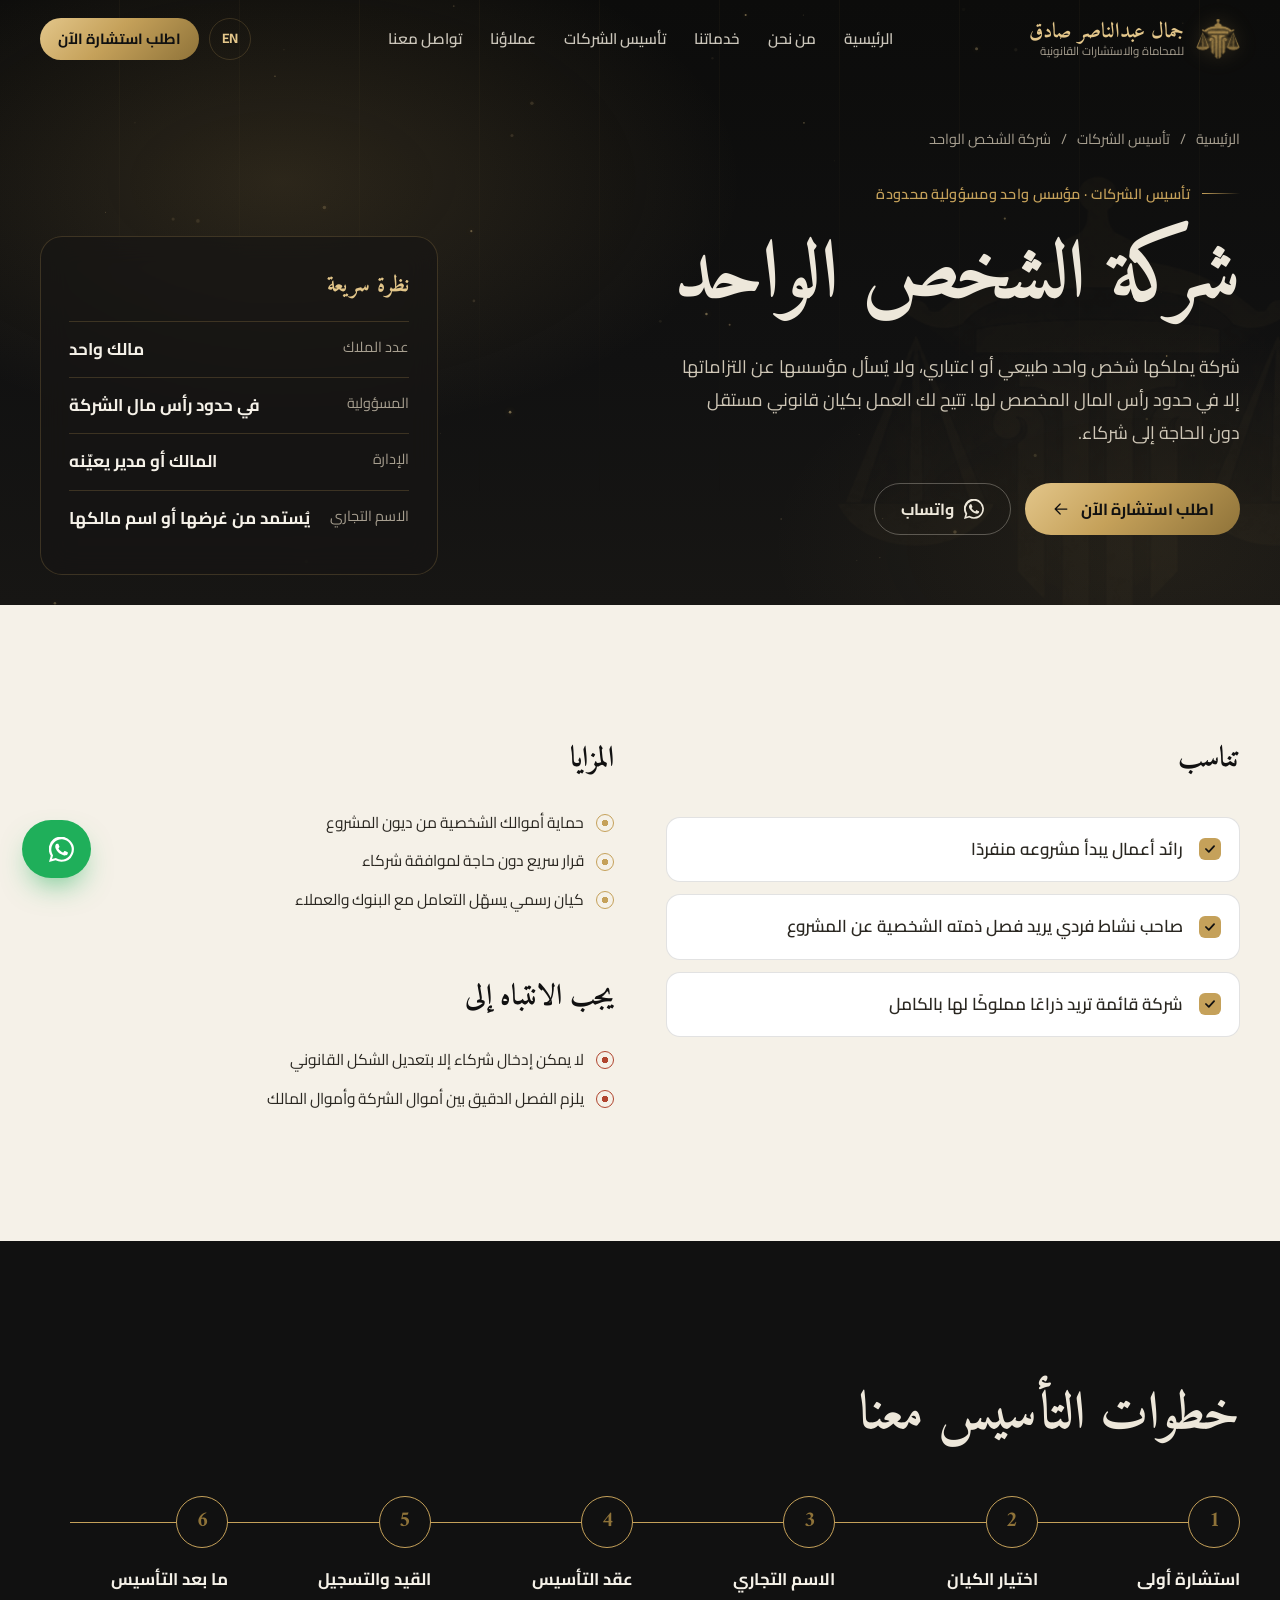
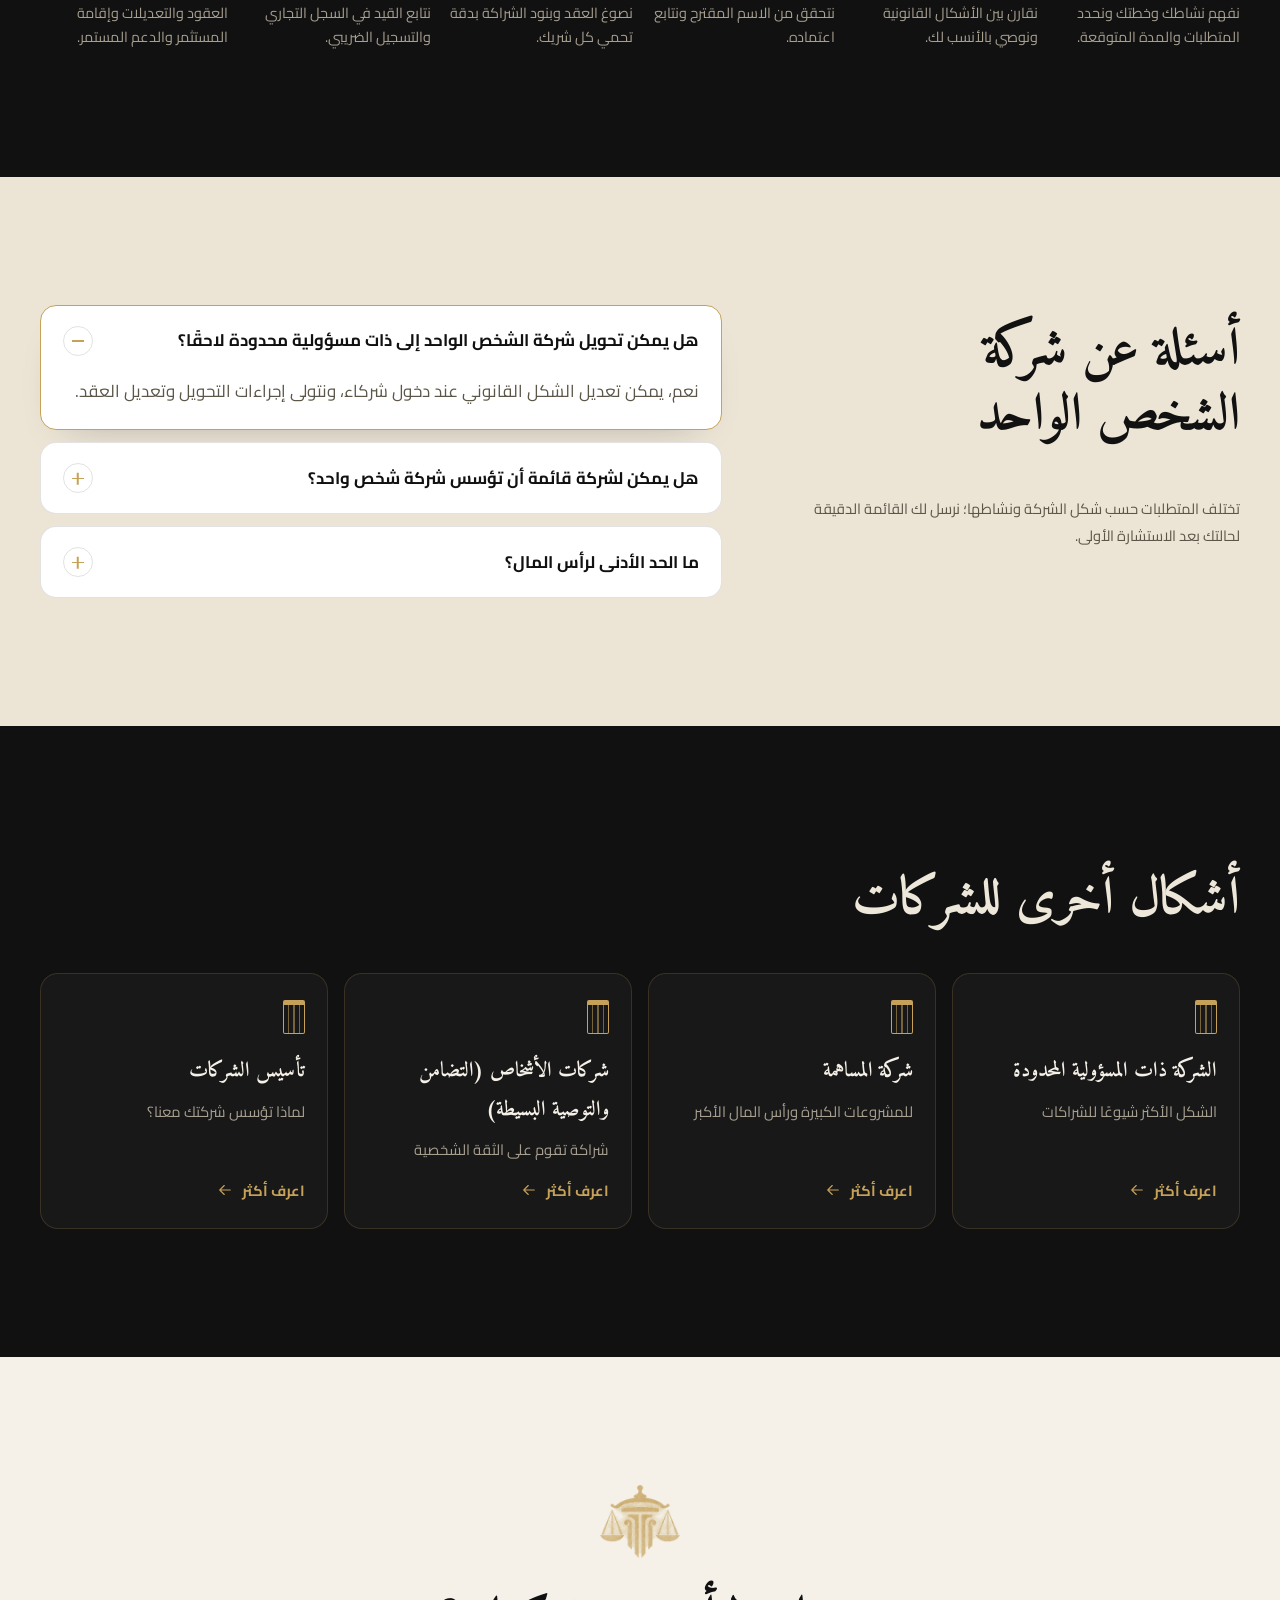
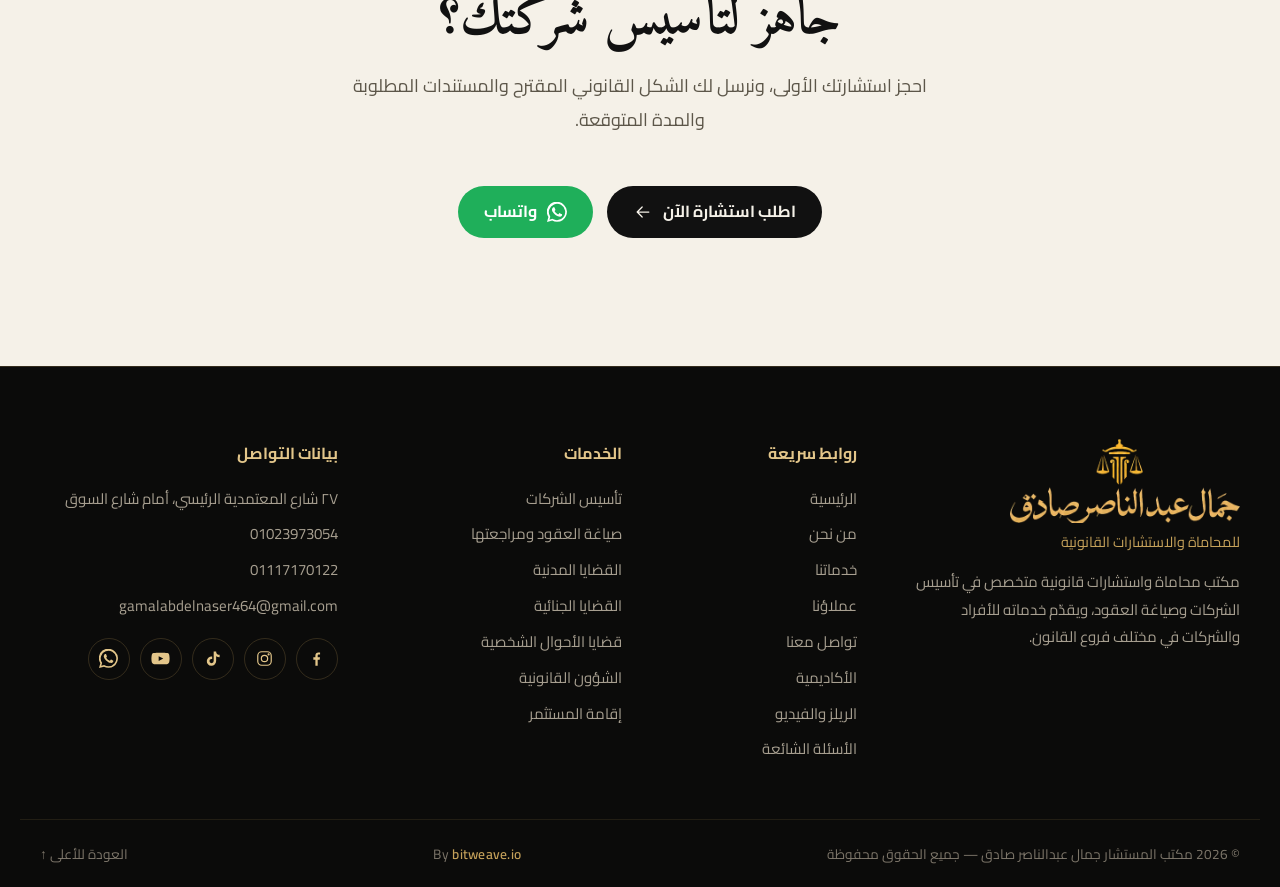
<file: company-formation/single-person-company/index.html>
<!doctype html>
<html lang="ar" dir="rtl">
<head>
<meta charset="utf-8">
<meta name="viewport" content="width=device-width, initial-scale=1, viewport-fit=cover">
<title>تأسيس شركة الشخص الواحد في مصر | المستشار جمال عبدالناصر صادق</title>
<meta name="claude:viewport-fit-sides" content="cover">
<meta name="description" content="دليل تأسيس شركة الشخص الواحد في مصر: لمن تناسب، مسؤولية المؤسس، الإدارة، المستندات وخطوات التأسيس مع مكتب المستشار جمال عبدالناصر صادق.">
<meta name="keywords" content="تأسيس الشركات, تأسيس شركة في مصر, محامي تأسيس شركات, صياغة العقود, مراجعة العقود, محامي قضايا مدنية, محامي أحوال شخصية, إقامة مستثمر في مصر, استشارة قانونية, جمال عبدالناصر صادق"><meta name="author" content="مكتب المستشار جمال عبدالناصر صادق">
<meta name="robots" content="index, follow, max-image-preview:large">
<meta name="theme-color" content="#111111">
<link rel="canonical" href="https://zezo584.github.io/gamal-sadek-law/company-formation/single-person-company/">
<link rel="alternate" hreflang="ar" href="https://zezo584.github.io/gamal-sadek-law/company-formation/single-person-company/">
<link rel="alternate" hreflang="en" href="https://zezo584.github.io/gamal-sadek-law/en/company-formation/single-person-company/">
<link rel="alternate" hreflang="x-default" href="https://zezo584.github.io/gamal-sadek-law/company-formation/single-person-company/">
<meta property="og:type" content="website">
<meta property="og:site_name" content="مكتب المستشار جمال عبدالناصر صادق">
<meta property="og:title" content="تأسيس شركة الشخص الواحد في مصر | المستشار جمال عبدالناصر صادق">
<meta property="og:description" content="دليل تأسيس شركة الشخص الواحد في مصر: لمن تناسب، مسؤولية المؤسس، الإدارة، المستندات وخطوات التأسيس مع مكتب المستشار جمال عبدالناصر صادق.">
<meta property="og:url" content="https://zezo584.github.io/gamal-sadek-law/company-formation/single-person-company/">
<meta property="og:image" content="https://zezo584.github.io/gamal-sadek-law/assets/img/og-image.jpg">
<meta property="og:image:width" content="1200">
<meta property="og:image:height" content="630">
<meta property="og:locale" content="ar_EG">
<meta property="og:locale:alternate" content="en_US">
<meta name="twitter:card" content="summary_large_image">
<meta name="twitter:title" content="تأسيس شركة الشخص الواحد في مصر | المستشار جمال عبدالناصر صادق">
<meta name="twitter:description" content="دليل تأسيس شركة الشخص الواحد في مصر: لمن تناسب، مسؤولية المؤسس، الإدارة، المستندات وخطوات التأسيس مع مكتب المستشار جمال عبدالناصر صادق.">
<meta name="twitter:image" content="https://zezo584.github.io/gamal-sadek-law/assets/img/og-image.jpg">
<link rel="icon" type="image/png" sizes="32x32" href="../../assets/img/icon-32.png">
<link rel="apple-touch-icon" href="../../assets/img/icon-180.png">
<link rel="manifest" href="../../site.webmanifest">
<script>document.documentElement.classList.add("js");setTimeout(function(){if(!window.__siteReady){document.documentElement.classList.remove("js")}},3500)</script>
<link rel="preconnect" href="https://fonts.googleapis.com">
<link rel="preconnect" href="https://fonts.gstatic.com" crossorigin>
<link rel="stylesheet" href="https://fonts.googleapis.com/css2?family=Amiri:wght@400;700&family=Cairo:wght@400;500;600;700&family=Cormorant+Garamond:wght@500;600;700&display=swap">
<link rel="stylesheet" href="../../assets/css/style.css">
<script type="application/ld+json">{"@context": "https://schema.org", "@graph": [{"@type": ["LegalService", "Attorney"], "@id": "https://zezo584.github.io/gamal-sadek-law/#organization", "name": "مكتب المستشار جمال عبدالناصر صادق", "alternateName": ["مكتب المستشار جمال عبدالناصر صادق", "Counselor Gamal Abdel Nasser Sadek Law Office"], "description": "مكتب المستشار جمال عبدالناصر صادق للمحاماة والاستشارات القانونية: تأسيس الشركات وتسجيلها، صياغة العقود ومراجعتها، القضايا المدنية والجنائية والأحوال الشخصية وإقامة المستثمر. خبرة +7 سنوات وتأسيس +75 شركة.", "url": "https://zezo584.github.io/gamal-sadek-law/", "logo": "https://zezo584.github.io/gamal-sadek-law/assets/img/icon-512.png", "image": "https://zezo584.github.io/gamal-sadek-law/assets/img/og-image.jpg", "telephone": ["+201023973054", "+201117170122"], "email": "gamalabdelnaser464@gmail.com", "address": {"@type": "PostalAddress", "streetAddress": "٢٧ شارع المعتمدية الرئيسي، أمام شارع السوق", "addressCountry": "EG"}, "areaServed": {"@type": "Country", "name": "Egypt"}, "founder": {"@id": "https://zezo584.github.io/gamal-sadek-law/#gamal"}, "employee": {"@id": "https://zezo584.github.io/gamal-sadek-law/#gamal"}, "sameAs": ["https://www.facebook.com/YourAdvisor2021", "https://www.instagram.com/gamalabdelnassersadeq/", "https://www.tiktok.com/@gamalabdelnassersadeq", "https://www.youtube.com/@gamalabdelnassersadeq"], "knowsLanguage": ["ar", "en"], "hasOfferCatalog": {"@type": "OfferCatalog", "name": "خدماتنا", "itemListElement": [{"@type": "Offer", "itemOffered": {"@type": "Service", "name": "تأسيس الشركات", "description": "الخدمات القانونية الكاملة للتأسيس والتسجيل ومتابعة الإجراءات اللازمة حتى تبدأ شركتك نشاطها."}}, {"@type": "Offer", "itemOffered": {"@type": "Service", "name": "صياغة العقود ومراجعتها", "description": "إعداد العقود ومراجعة بنودها بما يحفظ حقوق الأطراف ويقلّل احتمالات النزاع."}}, {"@type": "Offer", "itemOffered": {"@type": "Service", "name": "القضايا المدنية", "description": "تقديم الاستشارات القانونية والترافع في المنازعات المدنية."}}, {"@type": "Offer", "itemOffered": {"@type": "Service", "name": "القضايا الجنائية", "description": "تقديم الاستشارات القانونية والدفاع في القضايا الجنائية."}}, {"@type": "Offer", "itemOffered": {"@type": "Service", "name": "قضايا الأحوال الشخصية", "description": "الطلاق والخلع والنفقات والحضانة والرؤية وسائر منازعات الأسرة، استشارةً وتمثيلًا أمام محاكم الأسرة."}}, {"@type": "Offer", "itemOffered": {"@type": "Service", "name": "الشؤون القانونية", "description": "دعم قانوني مستمر للأفراد والشركات ومتابعة الإجراءات القانونية."}}, {"@type": "Offer", "itemOffered": {"@type": "Service", "name": "إقامة المستثمر", "description": "استخراج وتجديد إقامة المستثمر للأجانب الشركاء في الشركات المصرية، ومتابعة الإجراءات حتى صدورها."}}]}, "contactPoint": {"@type": "ContactPoint", "telephone": "+201023973054", "contactType": "customer service", "availableLanguage": ["Arabic", "English"]}}, {"@type": "Person", "@id": "https://zezo584.github.io/gamal-sadek-law/#gamal", "name": "جمال عبدالناصر صادق", "alternateName": ["Gamal Abdel Nasser Sadek", "جمال عبدالناصر صادق"], "jobTitle": "محامٍ ومستشار قانوني", "image": "https://zezo584.github.io/gamal-sadek-law/assets/img/gamal-portrait.jpg", "worksFor": {"@id": "https://zezo584.github.io/gamal-sadek-law/#organization"}, "knowsAbout": ["Company formation", "Contract drafting", "Civil law", "Criminal law", "Family law"], "hasCredential": [{"@type": "EducationalOccupationalCredential", "name": "دبلومة تأسيس الشركات — Legal Hub"}, {"@type": "EducationalOccupationalCredential", "name": "دبلومة تأسيس الشركات وصياغة العقود — ليجيل استراتيجي"}], "sameAs": ["https://www.facebook.com/YourAdvisor2021", "https://www.instagram.com/gamalabdelnassersadeq/", "https://www.tiktok.com/@gamalabdelnassersadeq", "https://www.youtube.com/@gamalabdelnassersadeq"]}, {"@type": "WebSite", "@id": "https://zezo584.github.io/gamal-sadek-law/#website", "url": "https://zezo584.github.io/gamal-sadek-law/", "name": "مكتب المستشار جمال عبدالناصر صادق", "inLanguage": ["ar", "en"], "publisher": {"@id": "https://zezo584.github.io/gamal-sadek-law/#organization"}}, {"@type": "Service", "name": "شركة الشخص الواحد", "serviceType": "Company formation", "description": "دليل تأسيس شركة الشخص الواحد في مصر: لمن تناسب، مسؤولية المؤسس، الإدارة، المستندات وخطوات التأسيس مع مكتب المستشار جمال عبدالناصر صادق.", "provider": {"@id": "https://zezo584.github.io/gamal-sadek-law/#organization"}, "areaServed": "EG", "url": "https://zezo584.github.io/gamal-sadek-law/company-formation/single-person-company/"}, {"@type": "FAQPage", "mainEntity": [{"@type": "Question", "name": "هل يمكن تحويل شركة الشخص الواحد إلى ذات مسؤولية محدودة لاحقًا؟", "acceptedAnswer": {"@type": "Answer", "text": "نعم، يمكن تعديل الشكل القانوني عند دخول شركاء، ونتولى إجراءات التحويل وتعديل العقد."}}, {"@type": "Question", "name": "هل يمكن لشركة قائمة أن تؤسس شركة شخص واحد؟", "acceptedAnswer": {"@type": "Answer", "text": "نعم، يجوز أن يكون المالك شخصًا اعتباريًا، كأن تؤسس شركة قائمة شركة مملوكة لها بالكامل."}}, {"@type": "Question", "name": "ما الحد الأدنى لرأس المال؟", "acceptedAnswer": {"@type": "Answer", "text": "يحدد القانون ولوائحه متطلبات رأس المال، وقد تتغير. نوضح لك المتطلب الحالي لنشاطك في الاستشارة الأولى."}}]}, {"@type": "BreadcrumbList", "itemListElement": [{"@type": "ListItem", "position": 1, "name": "الرئيسية", "item": "https://zezo584.github.io/gamal-sadek-law/"}, {"@type": "ListItem", "position": 2, "name": "تأسيس الشركات", "item": "https://zezo584.github.io/gamal-sadek-law/company-formation/"}, {"@type": "ListItem", "position": 3, "name": "شركة الشخص الواحد", "item": "https://zezo584.github.io/gamal-sadek-law/company-formation/single-person-company/"}]}]}</script>
</head>
<body class="page-type">
<a class="skip" href="#main">تخطَّ إلى المحتوى</a>
<div class="progress" aria-hidden="true"><span></span></div>
<div class="loader" aria-hidden="true">
  <img src="../../assets/img/mark-gold.webp" alt="" width="120" height="110">
  <span class="loader-line"><i></i></span>
</div>
<header class="site-header" id="top">
  <div class="wrap header-in">
    <a class="brand" href="../../index.html" aria-label="مكتب المستشار جمال عبدالناصر صادق">
      <img src="../../assets/img/mark-gold.webp" alt="" width="44" height="40">
      <span class="brand-text"><b>جمال عبدالناصر صادق</b><small>للمحاماة والاستشارات القانونية</small></span>
    </a>
    <nav class="nav" aria-label="القائمة">
      <ul>
        <li><a href="../../index.html#home" data-nav="home">الرئيسية</a></li>
        <li><a href="../../index.html#about" data-nav="about">من نحن</a></li>
        <li><a href="../../index.html#services" data-nav="services">خدماتنا</a></li>
<li><a href="../../company-formation/index.html" class="">تأسيس الشركات</a></li>        <li><a href="../../index.html#clients" data-nav="clients">عملاؤنا</a></li>
        <li><a href="../../index.html#contact" data-nav="contact">تواصل معنا</a></li>
      </ul>
    </nav>
    <div class="header-actions">
      <a class="lang" href="../../en/company-formation/single-person-company/index.html" hreflang="en" lang="en" title="English">EN</a>
      <a class="btn btn-gold btn-sm header-cta" href="../../index.html#contact" data-magnetic><span>اطلب استشارة الآن</span></a>
      <button class="burger" type="button" aria-expanded="false" aria-controls="drawer" aria-label="القائمة"><i></i><i></i><i></i></button>
    </div>
  </div>
</header>
<div class="drawer" id="drawer" hidden>
  <nav aria-label="القائمة">
    <a href="../../index.html#home" style="--i:1">الرئيسية</a>
    <a href="../../index.html#about" style="--i:2">من نحن</a>
    <a href="../../index.html#services" style="--i:3">خدماتنا</a>
<a href="../../company-formation/index.html" style="--i:3">تأسيس الشركات</a>    <a href="../../index.html#clients" style="--i:4">عملاؤنا</a>
    <a href="../../index.html#contact" style="--i:5">تواصل معنا</a>
<a class="sub" href="../../index.html#academy">الأكاديمية</a><a class="sub" href="../../index.html#media">الريلز والفيديو</a><a class="sub" href="../../index.html#faq">الأسئلة الشائعة</a>  </nav>
  <a class="btn btn-gold" href="../../index.html#contact">اطلب استشارة الآن</a>
  <a class="drawer-lang" href="../../en/company-formation/single-person-company/index.html" lang="en">English</a>
</div>
<main id="main">
<section class="hero hero-sub" aria-labelledby="ty-title">
  <canvas class="hero-dust" aria-hidden="true"></canvas>
  <img class="hero-watermark" src="../../assets/img/mark-gold.webp" alt="" aria-hidden="true" width="360" height="330">
  <div class="wrap">
    <nav class="crumbs" aria-label="breadcrumb">
      <a href="../../index.html">الرئيسية</a><span aria-hidden="true">/</span>
      <a href="../../company-formation/index.html">تأسيس الشركات</a><span aria-hidden="true">/</span>
      <span aria-current="page">شركة الشخص الواحد</span>
    </nav>
    <div class="hero-grid sub-grid">
      <div class="hero-copy">
        <p class="eyebrow" data-reveal><span class="rule"></span>تأسيس الشركات · مؤسس واحد ومسؤولية محدودة</p>
        <h1 id="ty-title" class="hero-title"><span class="line" data-split>شركة الشخص الواحد</span></h1>
        <p class="hero-lead" data-reveal style="--d:.35s">شركة يملكها شخص واحد طبيعي أو اعتباري، ولا يُسأل مؤسسها عن التزاماتها إلا في حدود رأس المال المخصص لها. تتيح لك العمل بكيان قانوني مستقل دون الحاجة إلى شركاء.</p>
        <div class="hero-actions" data-reveal style="--d:.5s">
          <a class="btn btn-gold" href="../../index.html#contact" data-magnetic><span>اطلب استشارة الآن</span><svg viewBox="0 0 24 24" fill="none" stroke="currentColor" stroke-width="1.5" stroke-linecap="round" stroke-linejoin="round" aria-hidden="true" class="ico-arrow"><path d="M5 12h14M13 6l6 6-6 6"/></svg></a>
          <a class="btn btn-ghost" href="https://wa.me/201023973054?text=%D8%A7%D8%A8%D8%AF%D8%A3%20%D8%AA%D8%A3%D8%B3%D9%8A%D8%B3%20%D8%B4%D8%B1%D9%83%D8%A9%20%D8%A7%D9%84%D8%B4%D8%AE%D8%B5%20%D8%A7%D9%84%D9%88%D8%A7%D8%AD%D8%AF" target="_blank" rel="noopener"><svg viewBox="0 0 24 24" aria-hidden="true"><path fill="currentColor" d="M17.5 14.4c-.3-.1-1.8-.9-2-1-.3-.1-.5-.1-.7.1-.2.3-.8 1-.9 1.2-.2.2-.3.2-.6.1-.3-.1-1.3-.5-2.4-1.5-.9-.8-1.5-1.8-1.7-2.1-.2-.3 0-.5.1-.6l.4-.5c.2-.2.2-.3.3-.5.1-.2 0-.4 0-.5l-.9-2.2c-.2-.6-.5-.5-.7-.5h-.6c-.2 0-.5.1-.8.4-.3.3-1 1-1 2.5s1.1 2.9 1.2 3.1c.1.2 2.1 3.2 5.1 4.5.7.3 1.3.5 1.7.6.7.2 1.4.2 1.9.1.6-.1 1.8-.7 2-1.4.2-.7.2-1.3.2-1.4-.1-.2-.3-.3-.6-.4zM12 21.8c-1.8 0-3.5-.5-5-1.4l-.4-.2-3.7 1 1-3.6-.2-.4A9.8 9.8 0 1 1 12 21.8zm8.4-18.2A11.8 11.8 0 0 0 1.7 17.9L0 24l6.3-1.7a11.8 11.8 0 0 0 5.7 1.4A11.8 11.8 0 0 0 20.4 3.6z"/></svg><span>واتساب</span></a>
        </div>
      </div>
      <div class="facts glass" data-reveal="zoom">
        <h2>نظرة سريعة</h2>
        <dl>
<div><dt>عدد الملاك</dt><dd>مالك واحد</dd></div><div><dt>المسؤولية</dt><dd>في حدود رأس مال الشركة</dd></div><div><dt>الإدارة</dt><dd>المالك أو مدير يعيّنه</dd></div><div><dt>الاسم التجاري</dt><dd>يُستمد من غرضها أو اسم مالكها</dd></div>        </dl>
      </div>
    </div>
  </div>
</section>
<section class="sec sec-ivory" aria-label="شركة الشخص الواحد">
  <div class="wrap ty-cols">
    <div class="ty-box" data-reveal>
      <h2 class="h3">تناسب</h2>
      <ul class="checklist"><li>رائد أعمال يبدأ مشروعه منفردًا</li><li>صاحب نشاط فردي يريد فصل ذمته الشخصية عن المشروع</li><li>شركة قائمة تريد ذراعًا مملوكًا لها بالكامل</li></ul>
    </div>
    <div class="ty-box" data-reveal style="--d:.1s">
      <h2 class="h3">المزايا</h2>
      <ul class="ticks ticks-light"><li>حماية أموالك الشخصية من ديون المشروع</li><li>قرار سريع دون حاجة لموافقة شركاء</li><li>كيان رسمي يسهّل التعامل مع البنوك والعملاء</li></ul>
      <h2 class="h3">يجب الانتباه إلى</h2>
      <ul class="ticks ticks-light warn"><li>لا يمكن إدخال شركاء إلا بتعديل الشكل القانوني</li><li>يلزم الفصل الدقيق بين أموال الشركة وأموال المالك</li></ul>
    </div>
  </div>
</section>
<section class="sec sec-dark" aria-labelledby="ty-steps">
  <div class="wrap">
    <h2 id="ty-steps" class="h2" data-split>خطوات التأسيس معنا</h2>
    <ol class="steps steps-dark" data-steps style="margin-top:48px">
      <li data-reveal style="--d:0.0s"><span class="step-n">1</span><h3>استشارة أولى</h3><p>نفهم نشاطك وخطتك ونحدد المتطلبات والمدة المتوقعة.</p></li>
      <li data-reveal style="--d:0.08s"><span class="step-n">2</span><h3>اختيار الكيان</h3><p>نقارن بين الأشكال القانونية ونوصي بالأنسب لك.</p></li>
      <li data-reveal style="--d:0.16s"><span class="step-n">3</span><h3>الاسم التجاري</h3><p>نتحقق من الاسم المقترح ونتابع اعتماده.</p></li>
      <li data-reveal style="--d:0.24s"><span class="step-n">4</span><h3>عقد التأسيس</h3><p>نصوغ العقد وبنود الشراكة بدقة تحمي كل شريك.</p></li>
      <li data-reveal style="--d:0.32s"><span class="step-n">5</span><h3>القيد والتسجيل</h3><p>نتابع القيد في السجل التجاري والتسجيل الضريبي.</p></li>
      <li data-reveal style="--d:0.4s"><span class="step-n">6</span><h3>ما بعد التأسيس</h3><p>العقود والتعديلات وإقامة المستثمر والدعم المستمر.</p></li>
    </ol>
  </div>
</section>
<section class="sec sec-ivory2" aria-labelledby="ty-faq">
  <div class="wrap faq-wrap">
    <div class="faq-side">
      <h2 id="ty-faq" class="h2" data-split>أسئلة عن شركة الشخص الواحد</h2>
      <p class="note dark" data-reveal>تختلف المتطلبات حسب شكل الشركة ونشاطها؛ نرسل لك القائمة الدقيقة لحالتك بعد الاستشارة الأولى.</p>
    </div>
    <div class="faq faq-light">
      <details data-reveal style="--d:0.0s" open>
        <summary><h3>هل يمكن تحويل شركة الشخص الواحد إلى ذات مسؤولية محدودة لاحقًا؟</h3><span class="plus" aria-hidden="true"></span></summary>
        <div class="ans"><p>نعم، يمكن تعديل الشكل القانوني عند دخول شركاء، ونتولى إجراءات التحويل وتعديل العقد.</p></div>
      </details>
      <details data-reveal style="--d:0.05s" >
        <summary><h3>هل يمكن لشركة قائمة أن تؤسس شركة شخص واحد؟</h3><span class="plus" aria-hidden="true"></span></summary>
        <div class="ans"><p>نعم، يجوز أن يكون المالك شخصًا اعتباريًا، كأن تؤسس شركة قائمة شركة مملوكة لها بالكامل.</p></div>
      </details>
      <details data-reveal style="--d:0.1s" >
        <summary><h3>ما الحد الأدنى لرأس المال؟</h3><span class="plus" aria-hidden="true"></span></summary>
        <div class="ans"><p>يحدد القانون ولوائحه متطلبات رأس المال، وقد تتغير. نوضح لك المتطلب الحالي لنشاطك في الاستشارة الأولى.</p></div>
      </details>
    </div>
  </div>
</section>
<section class="sec sec-dark" aria-labelledby="ty-others">
  <div class="wrap">
    <h2 id="ty-others" class="h2" data-split>أشكال أخرى للشركات</h2>
    <ul class="types types-dark" style="margin-top:40px">
      <li data-reveal style="--d:0.0s" data-spot><a class="type-link" href="../../company-formation/limited-liability-company/index.html"><span class="type-col" aria-hidden="true"></span><h3>الشركة ذات المسؤولية المحدودة</h3><p>الشكل الأكثر شيوعًا للشراكات</p><span class="link-arrow">اعرف أكثر<svg viewBox="0 0 24 24" fill="none" stroke="currentColor" stroke-width="1.5" stroke-linecap="round" stroke-linejoin="round" aria-hidden="true" class="ico-arrow"><path d="M5 12h14M13 6l6 6-6 6"/></svg></span></a></li>
      <li data-reveal style="--d:0.08s" data-spot><a class="type-link" href="../../company-formation/joint-stock-company/index.html"><span class="type-col" aria-hidden="true"></span><h3>شركة المساهمة</h3><p>للمشروعات الكبيرة ورأس المال الأكبر</p><span class="link-arrow">اعرف أكثر<svg viewBox="0 0 24 24" fill="none" stroke="currentColor" stroke-width="1.5" stroke-linecap="round" stroke-linejoin="round" aria-hidden="true" class="ico-arrow"><path d="M5 12h14M13 6l6 6-6 6"/></svg></span></a></li>
      <li data-reveal style="--d:0.16s" data-spot><a class="type-link" href="../../company-formation/partnerships/index.html"><span class="type-col" aria-hidden="true"></span><h3>شركات الأشخاص (التضامن والتوصية البسيطة)</h3><p>شراكة تقوم على الثقة الشخصية</p><span class="link-arrow">اعرف أكثر<svg viewBox="0 0 24 24" fill="none" stroke="currentColor" stroke-width="1.5" stroke-linecap="round" stroke-linejoin="round" aria-hidden="true" class="ico-arrow"><path d="M5 12h14M13 6l6 6-6 6"/></svg></span></a></li>
      <li data-reveal data-spot><a class="type-link" href="../../company-formation/index.html"><span class="type-col" aria-hidden="true"></span><h3>تأسيس الشركات</h3><p>لماذا تؤسس شركتك معنا؟</p><span class="link-arrow">اعرف أكثر<svg viewBox="0 0 24 24" fill="none" stroke="currentColor" stroke-width="1.5" stroke-linecap="round" stroke-linejoin="round" aria-hidden="true" class="ico-arrow"><path d="M5 12h14M13 6l6 6-6 6"/></svg></span></a></li>
    </ul>
  </div>
</section>
<section class="sec sec-ivory cta-band" aria-labelledby="cta-title">
  <div class="wrap cta-in" data-reveal>
    <img src="../../assets/img/mark-gold.webp" alt="" width="90" height="82" aria-hidden="true">
    <h2 id="cta-title" class="h2">جاهز لتأسيس شركتك؟</h2>
    <p class="lead">احجز استشارتك الأولى، ونرسل لك الشكل القانوني المقترح والمستندات المطلوبة والمدة المتوقعة.</p>
    <div class="hero-actions center">
      <a class="btn btn-dark" href="../../index.html#contact"><span>اطلب استشارة الآن</span><svg viewBox="0 0 24 24" fill="none" stroke="currentColor" stroke-width="1.5" stroke-linecap="round" stroke-linejoin="round" aria-hidden="true" class="ico-arrow"><path d="M5 12h14M13 6l6 6-6 6"/></svg></a>
      <a class="btn btn-wa" href="https://wa.me/201023973054?text=%D8%A7%D8%A8%D8%AF%D8%A3%20%D8%AA%D8%A3%D8%B3%D9%8A%D8%B3%20%D8%B4%D8%B1%D9%83%D8%A9%20%D8%A7%D9%84%D8%B4%D8%AE%D8%B5%20%D8%A7%D9%84%D9%88%D8%A7%D8%AD%D8%AF" target="_blank" rel="noopener"><svg viewBox="0 0 24 24" aria-hidden="true"><path fill="currentColor" d="M17.5 14.4c-.3-.1-1.8-.9-2-1-.3-.1-.5-.1-.7.1-.2.3-.8 1-.9 1.2-.2.2-.3.2-.6.1-.3-.1-1.3-.5-2.4-1.5-.9-.8-1.5-1.8-1.7-2.1-.2-.3 0-.5.1-.6l.4-.5c.2-.2.2-.3.3-.5.1-.2 0-.4 0-.5l-.9-2.2c-.2-.6-.5-.5-.7-.5h-.6c-.2 0-.5.1-.8.4-.3.3-1 1-1 2.5s1.1 2.9 1.2 3.1c.1.2 2.1 3.2 5.1 4.5.7.3 1.3.5 1.7.6.7.2 1.4.2 1.9.1.6-.1 1.8-.7 2-1.4.2-.7.2-1.3.2-1.4-.1-.2-.3-.3-.6-.4zM12 21.8c-1.8 0-3.5-.5-5-1.4l-.4-.2-3.7 1 1-3.6-.2-.4A9.8 9.8 0 1 1 12 21.8zm8.4-18.2A11.8 11.8 0 0 0 1.7 17.9L0 24l6.3-1.7a11.8 11.8 0 0 0 5.7 1.4A11.8 11.8 0 0 0 20.4 3.6z"/></svg><span>واتساب</span></a>
    </div>
  </div>
</section>
</main>
<footer class="site-footer">
  <div class="wrap footer-grid">
    <div class="f-brand">
      <img src="../../assets/img/wordmark.webp" alt="مكتب المستشار جمال عبدالناصر صادق" width="260" height="95" loading="lazy">
      <p class="f-tag">للمحاماة والاستشارات القانونية</p>
      <p>مكتب محاماة واستشارات قانونية متخصص في تأسيس الشركات وصياغة العقود، ويقدّم خدماته للأفراد والشركات في مختلف فروع القانون.</p>
    </div>
    <div>
      <h3>روابط سريعة</h3>
      <ul>
<li><a href="../../index.html#home">الرئيسية</a></li><li><a href="../../index.html#about">من نحن</a></li><li><a href="../../index.html#services">خدماتنا</a></li><li><a href="../../index.html#clients">عملاؤنا</a></li><li><a href="../../index.html#contact">تواصل معنا</a></li><li><a href="../../index.html#academy">الأكاديمية</a></li><li><a href="../../index.html#media">الريلز والفيديو</a></li><li><a href="../../index.html#faq">الأسئلة الشائعة</a></li>      </ul>
    </div>
    <div>
      <h3>الخدمات</h3>
      <ul>
<li><a href="../../company-formation/index.html">تأسيس الشركات</a></li><li><a href="../../index.html#services">صياغة العقود ومراجعتها</a></li><li><a href="../../index.html#services">القضايا المدنية</a></li><li><a href="../../index.html#services">القضايا الجنائية</a></li><li><a href="../../index.html#services">قضايا الأحوال الشخصية</a></li><li><a href="../../index.html#services">الشؤون القانونية</a></li><li><a href="../../index.html#services">إقامة المستثمر</a></li>      </ul>
    </div>
    <div>
      <h3>بيانات التواصل</h3>
      <ul class="f-contact">
        <li>٢٧ شارع المعتمدية الرئيسي، أمام شارع السوق</li>
        <li><a href="tel:+201023973054" dir="ltr">01023973054</a></li>
        <li><a href="tel:+201117170122" dir="ltr">01117170122</a></li>
        <li><a href="mailto:gamalabdelnaser464@gmail.com">gamalabdelnaser464@gmail.com</a></li>
      </ul>
      <div class="socials"><a href="https://www.facebook.com/YourAdvisor2021" target="_blank" rel="noopener me" aria-label="Facebook"><svg viewBox="0 0 24 24" aria-hidden="true"><path fill="currentColor" d="M13.5 21v-7.5H16l.4-3h-2.9V8.6c0-.9.3-1.5 1.5-1.5h1.5V4.4a20 20 0 0 0-2.2-.1c-2.2 0-3.7 1.3-3.7 3.8v2.4H8v3h2.6V21z"/></svg></a>
<a href="https://www.instagram.com/gamalabdelnassersadeq/" target="_blank" rel="noopener me" aria-label="Instagram"><svg viewBox="0 0 24 24" fill="none" stroke="currentColor" stroke-width="1.5" stroke-linecap="round" stroke-linejoin="round" aria-hidden="true" ><rect x="3.5" y="3.5" width="17" height="17" rx="5"/><circle cx="12" cy="12" r="4"/><circle cx="17.2" cy="6.8" r=".6" fill="currentColor"/></svg></a>
<a href="https://www.tiktok.com/@gamalabdelnassersadeq" target="_blank" rel="noopener me" aria-label="TikTok"><svg viewBox="0 0 24 24" aria-hidden="true"><path fill="currentColor" d="M16.6 3h-3.1v12.3a2.7 2.7 0 1 1-2.7-2.7c.3 0 .6 0 .8.1V9.5a5.9 5.9 0 1 0 5 5.8V9.1a7.6 7.6 0 0 0 4.4 1.4V7.4a4.4 4.4 0 0 1-4.4-4.4z"/></svg></a>
<a href="https://www.youtube.com/@gamalabdelnassersadeq" target="_blank" rel="noopener me" aria-label="YouTube"><svg viewBox="0 0 24 24" aria-hidden="true"><path fill="currentColor" d="M23 7.2a3 3 0 0 0-2.1-2.1C19 4.6 12 4.6 12 4.6s-7 0-8.9.5A3 3 0 0 0 1 7.2 31 31 0 0 0 .5 12a31 31 0 0 0 .5 4.8 3 3 0 0 0 2.1 2.1c1.9.5 8.9.5 8.9.5s7 0 8.9-.5a3 3 0 0 0 2.1-2.1 31 31 0 0 0 .5-4.8 31 31 0 0 0-.5-4.8zM9.7 15V9l5.8 3z"/></svg></a>
<a href="https://wa.me/201023973054" target="_blank" rel="noopener" aria-label="WhatsApp"><svg viewBox="0 0 24 24" aria-hidden="true"><path fill="currentColor" d="M17.5 14.4c-.3-.1-1.8-.9-2-1-.3-.1-.5-.1-.7.1-.2.3-.8 1-.9 1.2-.2.2-.3.2-.6.1-.3-.1-1.3-.5-2.4-1.5-.9-.8-1.5-1.8-1.7-2.1-.2-.3 0-.5.1-.6l.4-.5c.2-.2.2-.3.3-.5.1-.2 0-.4 0-.5l-.9-2.2c-.2-.6-.5-.5-.7-.5h-.6c-.2 0-.5.1-.8.4-.3.3-1 1-1 2.5s1.1 2.9 1.2 3.1c.1.2 2.1 3.2 5.1 4.5.7.3 1.3.5 1.7.6.7.2 1.4.2 1.9.1.6-.1 1.8-.7 2-1.4.2-.7.2-1.3.2-1.4-.1-.2-.3-.3-.6-.4zM12 21.8c-1.8 0-3.5-.5-5-1.4l-.4-.2-3.7 1 1-3.6-.2-.4A9.8 9.8 0 1 1 12 21.8zm8.4-18.2A11.8 11.8 0 0 0 1.7 17.9L0 24l6.3-1.7a11.8 11.8 0 0 0 5.7 1.4A11.8 11.8 0 0 0 20.4 3.6z"/></svg></a></div>
    </div>
  </div>
  <div class="wrap f-bottom">
    <span>© <span data-year>2026</span> مكتب المستشار جمال عبدالناصر صادق — جميع الحقوق محفوظة</span>
    <a class="credit" href="https://bitweave.io" target="_blank" rel="noopener" dir="ltr">By <b>bitweave.io</b></a>
    <a href="#top" class="to-top">العودة للأعلى ↑</a>
  </div>
</footer>
<a class="wa-float" href="https://wa.me/201023973054" target="_blank" rel="noopener" aria-label="تواصل عبر واتساب">
  <svg viewBox="0 0 24 24" aria-hidden="true"><path fill="currentColor" d="M17.5 14.4c-.3-.1-1.8-.9-2-1-.3-.1-.5-.1-.7.1-.2.3-.8 1-.9 1.2-.2.2-.3.2-.6.1-.3-.1-1.3-.5-2.4-1.5-.9-.8-1.5-1.8-1.7-2.1-.2-.3 0-.5.1-.6l.4-.5c.2-.2.2-.3.3-.5.1-.2 0-.4 0-.5l-.9-2.2c-.2-.6-.5-.5-.7-.5h-.6c-.2 0-.5.1-.8.4-.3.3-1 1-1 2.5s1.1 2.9 1.2 3.1c.1.2 2.1 3.2 5.1 4.5.7.3 1.3.5 1.7.6.7.2 1.4.2 1.9.1.6-.1 1.8-.7 2-1.4.2-.7.2-1.3.2-1.4-.1-.2-.3-.3-.6-.4zM12 21.8c-1.8 0-3.5-.5-5-1.4l-.4-.2-3.7 1 1-3.6-.2-.4A9.8 9.8 0 1 1 12 21.8zm8.4-18.2A11.8 11.8 0 0 0 1.7 17.9L0 24l6.3-1.7a11.8 11.8 0 0 0 5.7 1.4A11.8 11.8 0 0 0 20.4 3.6z"/></svg><span>تواصل عبر واتساب</span>
</a>
<a class="mobile-cta" href="../../index.html#contact">اطلب استشارة الآن</a>
<script>window.I18N = {"lang": "ar", "dir": "rtl", "media": {"eyebrow": "الريلز والفيديو", "h2": "القانون بشرح مبسّط", "lead": "مقاطع قصيرة من حسابات المستشار تشرح حقوقك وإجراءات تأسيس الشركات والقضايا الشائعة. اسحب لتتصفح، واضغط لتشاهد.", "reel": "ريل", "play": "شاهد", "drag": "اسحب", "follow": "تابع المزيد على", "yt_h": "قناة «أ. جمال عبدالناصر صادق» على يوتيوب", "yt_p": "حلقات أطول تشرح القانون والإجراءات القانونية للأفراد والشركات خطوة بخطوة.", "yt_btn": "اشترك في القناة", "yt_play": "تشغيل أحدث الفيديوهات", "prev": "السابق", "next": "التالي"}, "contact": {"f_name": "الاسم بالكامل", "f_phone": "رقم الهاتف / واتساب", "f_email": "البريد الإلكتروني (اختياري)", "f_type": "صفة العميل", "f_type_opts": ["فرد", "شركة / مؤسسة", "محامٍ (الأكاديمية)"], "f_service": "نوع الخدمة", "f_service_ph": "اختر الخدمة", "f_city": "المدينة / المحافظة", "f_pref": "طريقة التواصل المفضلة", "f_pref_opts": ["واتساب", "مكالمة هاتفية", "زيارة المكتب"], "f_msg": "تفاصيل الاستشارة", "f_msg_ph": "اكتب باختصار موضوع الاستشارة أو نوع الشركة التي ترغب في تأسيسها…", "f_submit": "أرسل الطلب عبر واتساب", "f_note": "بالضغط على الزر يُفتح واتساب برسالة جاهزة تتضمن بياناتك، وتُرسل بعد تأكيدك.", "f_ok": "تم تجهيز رسالتك في واتساب. إذا لم يُفتح التطبيق، استخدم الرابط:", "f_ok_link": "افتح واتساب", "f_err_name": "اكتب اسمك من فضلك.", "f_err_phone": "اكتب رقم هاتف صحيح.", "f_err_service": "اختر نوع الخدمة.", "f_err_msg": "اكتب تفاصيل الاستشارة باختصار.", "wa_title": "طلب استشارة قانونية — من الموقع", "wa_labels": {"name": "الاسم", "phone": "الهاتف", "email": "البريد", "type": "صفة العميل", "service": "الخدمة", "city": "المدينة", "pref": "التواصل المفضل", "msg": "التفاصيل"}, "wa_l": "واتساب", "copied": "تم النسخ"}};</script>
<script src="../../assets/js/config.js"></script>
<script src="../../assets/js/main.js" defer></script>
</body>
</html>
</file>
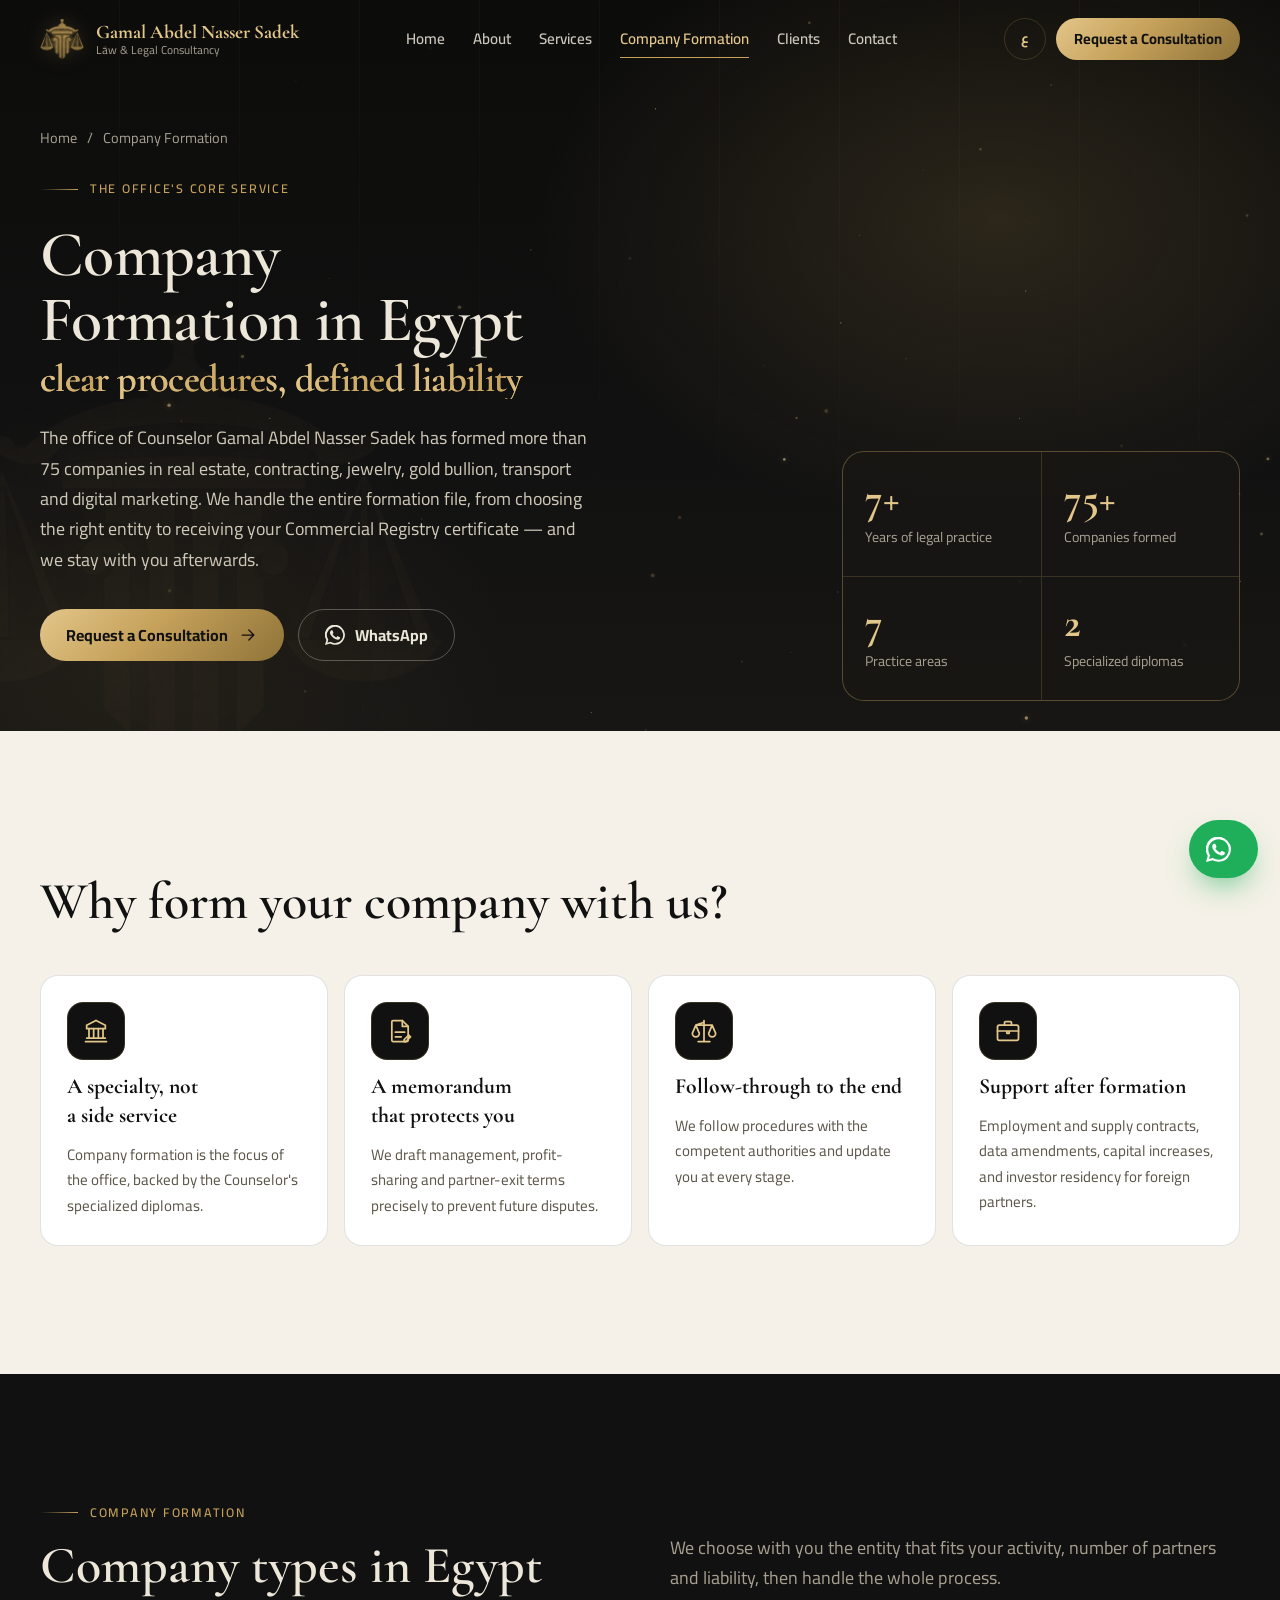
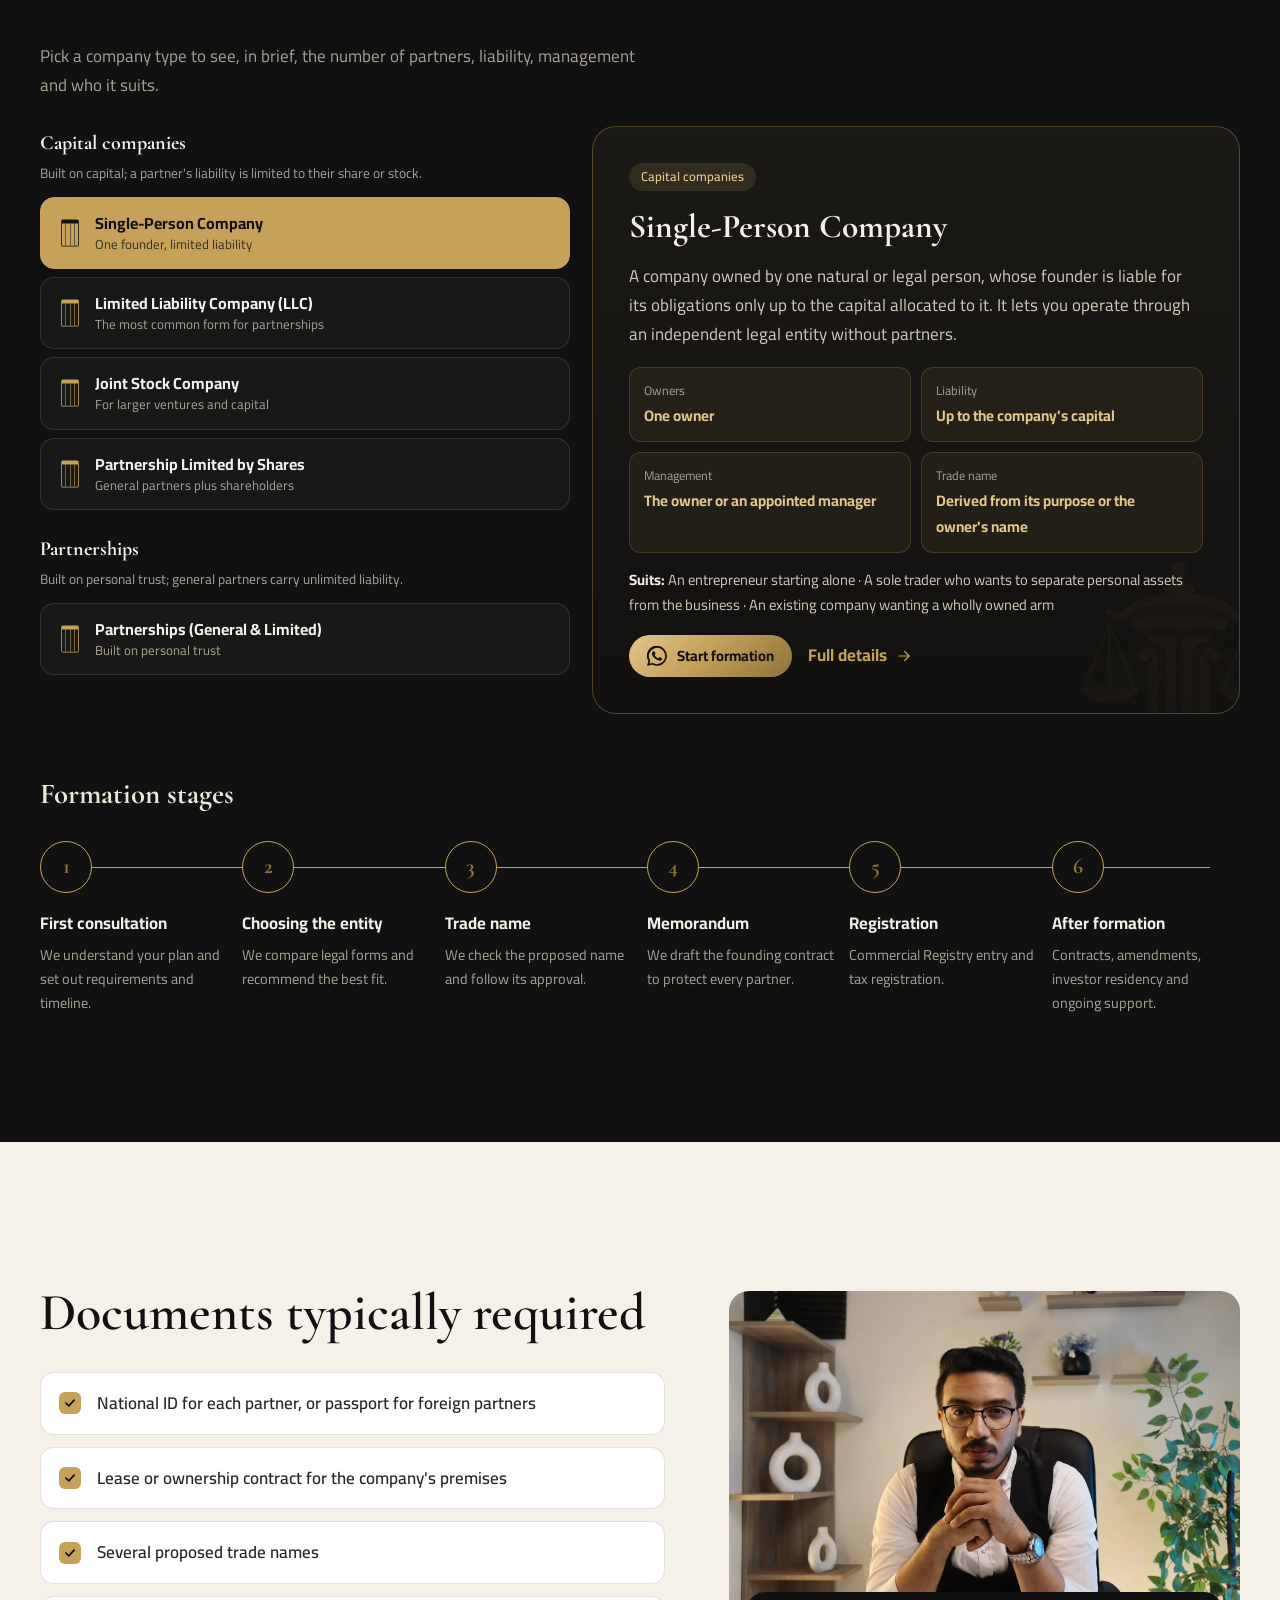
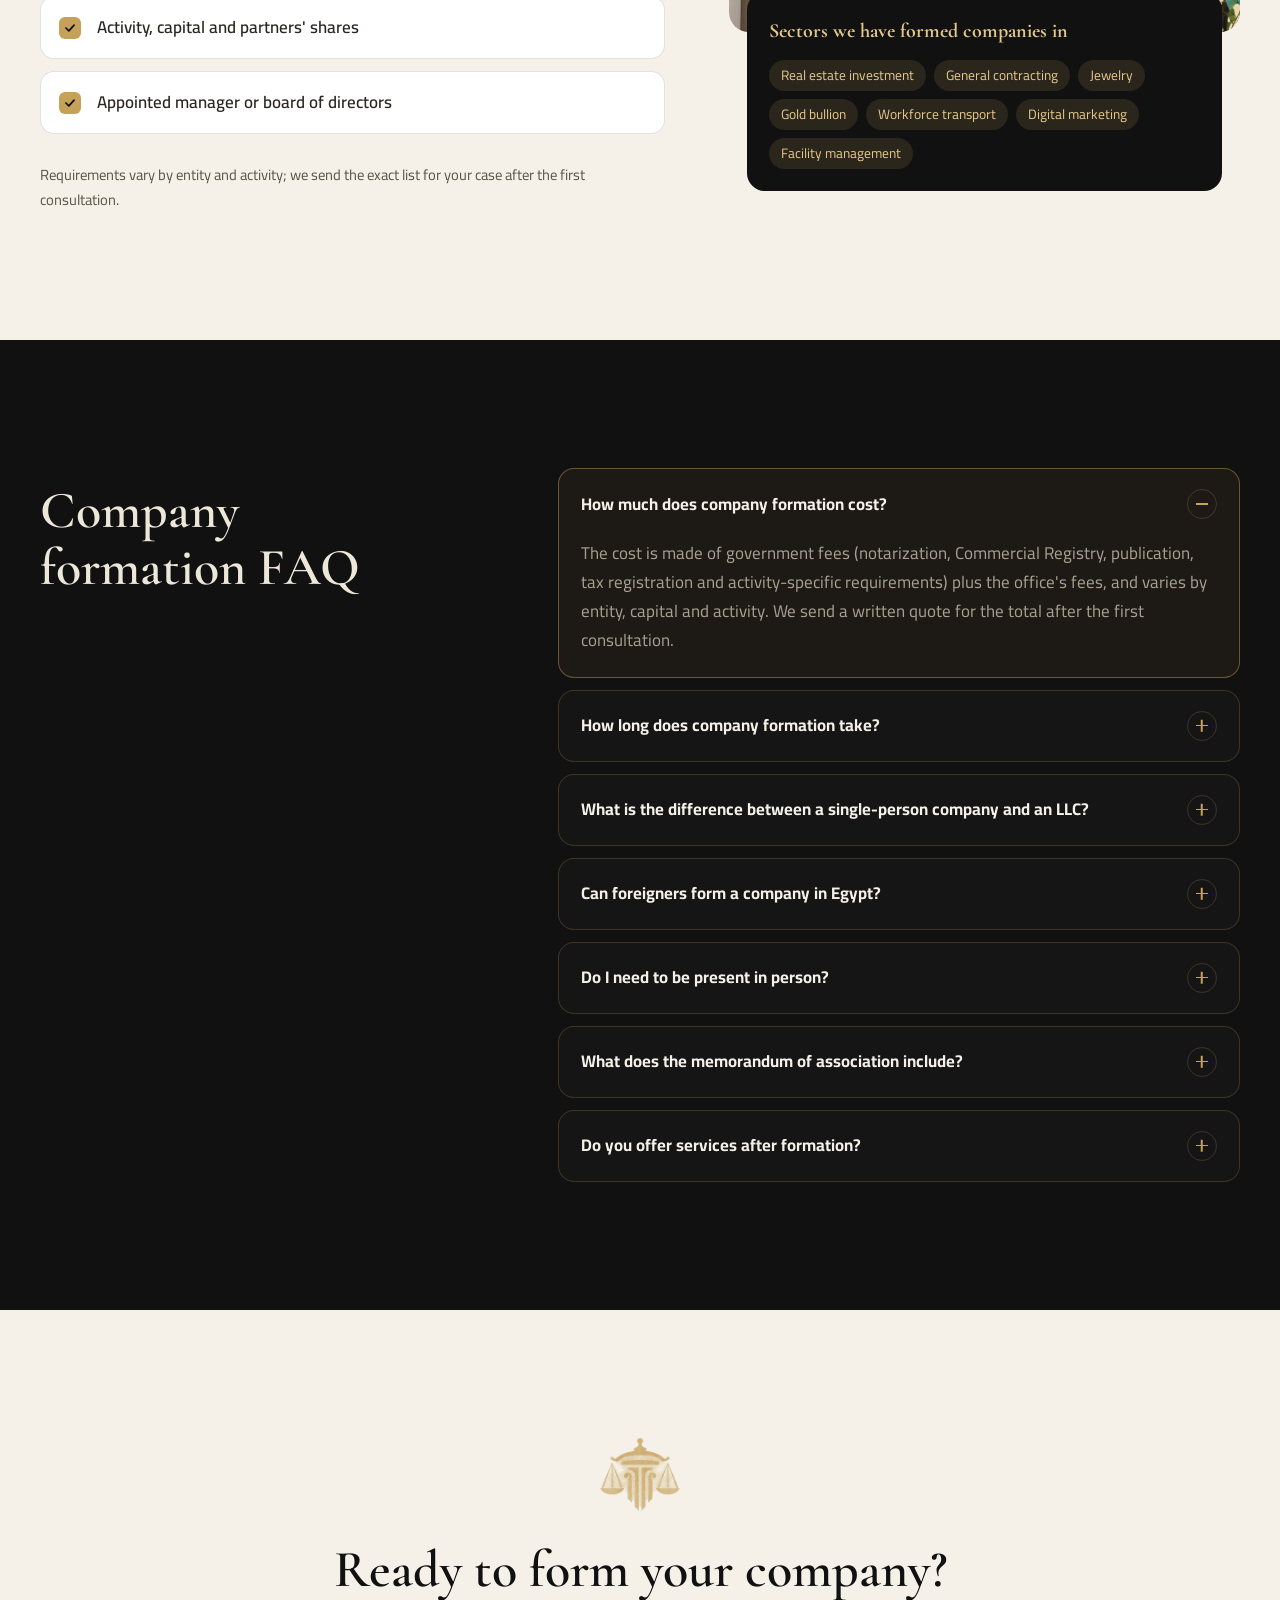
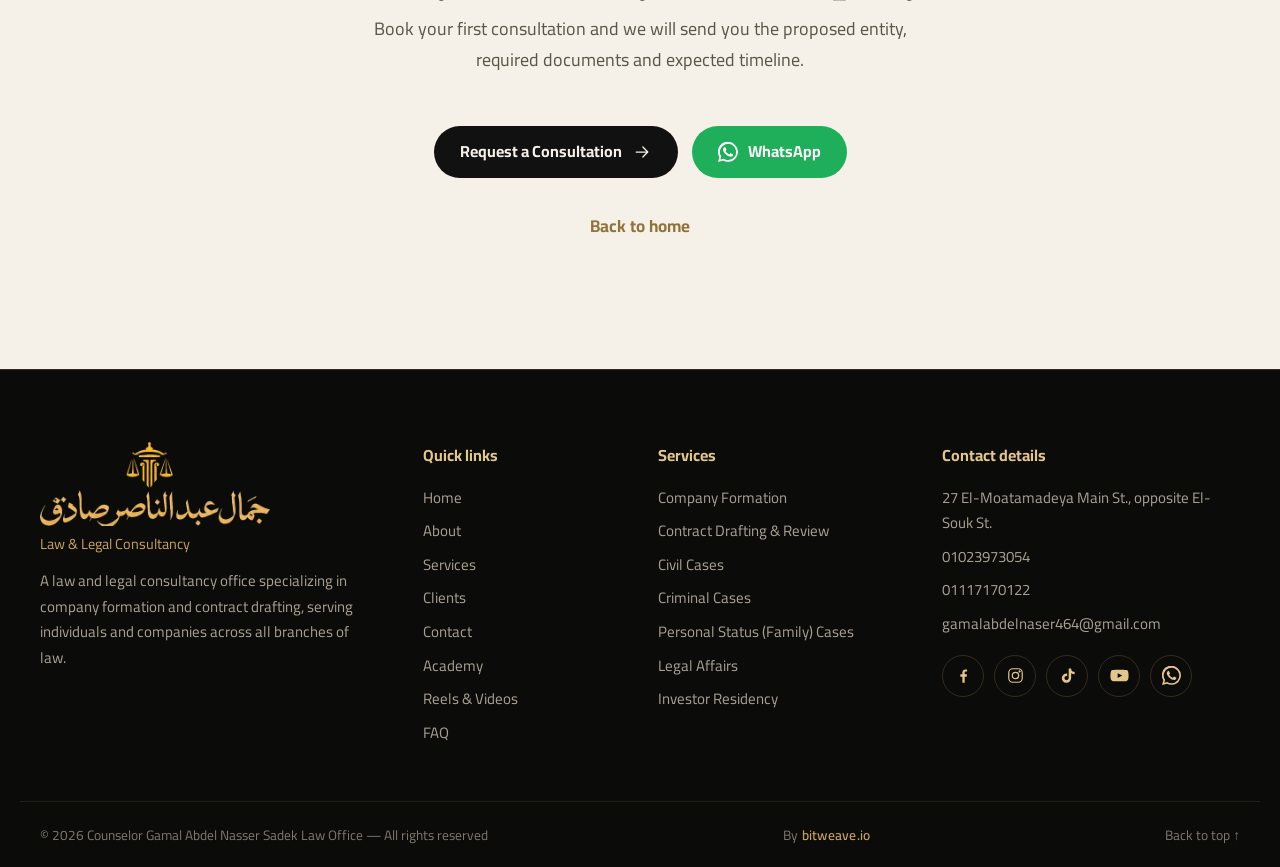
<file: en/company-formation/index.html>
<!doctype html>
<html lang="en" dir="ltr">
<head>
<meta charset="utf-8">
<meta name="viewport" content="width=device-width, initial-scale=1, viewport-fit=cover">
<title>Company Formation in Egypt | Corporate Lawyer — Gamal Abdel Nasser Sadek</title>
<meta name="claude:viewport-fit-sides" content="cover">
<meta name="description" content="Form your company in Egypt the right way: single-person company, LLC, joint stock company and partnerships. Memorandum drafting, Commercial Registry and tax registration. 75+ companies formed.">
<meta name="keywords" content="company formation Egypt, company registration Egypt, corporate lawyer Egypt, contract drafting, contract review, civil lawyer, family lawyer Egypt, investor residency Egypt, legal consultation"><meta name="author" content="Counselor Gamal Abdel Nasser Sadek Law Office">
<meta name="robots" content="index, follow, max-image-preview:large">
<meta name="theme-color" content="#111111">
<link rel="canonical" href="https://zezo584.github.io/gamal-sadek-law/en/company-formation/">
<link rel="alternate" hreflang="ar" href="https://zezo584.github.io/gamal-sadek-law/company-formation/">
<link rel="alternate" hreflang="en" href="https://zezo584.github.io/gamal-sadek-law/en/company-formation/">
<link rel="alternate" hreflang="x-default" href="https://zezo584.github.io/gamal-sadek-law/company-formation/">
<meta property="og:type" content="website">
<meta property="og:site_name" content="Counselor Gamal Abdel Nasser Sadek Law Office">
<meta property="og:title" content="Company Formation in Egypt | Corporate Lawyer — Gamal Abdel Nasser Sadek">
<meta property="og:description" content="Form your company in Egypt the right way: single-person company, LLC, joint stock company and partnerships. Memorandum drafting, Commercial Registry and tax registration. 75+ companies formed.">
<meta property="og:url" content="https://zezo584.github.io/gamal-sadek-law/en/company-formation/">
<meta property="og:image" content="https://zezo584.github.io/gamal-sadek-law/assets/img/og-image.jpg">
<meta property="og:image:width" content="1200">
<meta property="og:image:height" content="630">
<meta property="og:locale" content="en_US">
<meta property="og:locale:alternate" content="ar_EG">
<meta name="twitter:card" content="summary_large_image">
<meta name="twitter:title" content="Company Formation in Egypt | Corporate Lawyer — Gamal Abdel Nasser Sadek">
<meta name="twitter:description" content="Form your company in Egypt the right way: single-person company, LLC, joint stock company and partnerships. Memorandum drafting, Commercial Registry and tax registration. 75+ companies formed.">
<meta name="twitter:image" content="https://zezo584.github.io/gamal-sadek-law/assets/img/og-image.jpg">
<link rel="icon" type="image/png" sizes="32x32" href="../../assets/img/icon-32.png">
<link rel="apple-touch-icon" href="../../assets/img/icon-180.png">
<link rel="manifest" href="../../site.webmanifest">
<script>document.documentElement.classList.add("js");setTimeout(function(){if(!window.__siteReady){document.documentElement.classList.remove("js")}},3500)</script>
<link rel="preconnect" href="https://fonts.googleapis.com">
<link rel="preconnect" href="https://fonts.gstatic.com" crossorigin>
<link rel="stylesheet" href="https://fonts.googleapis.com/css2?family=Amiri:wght@400;700&family=Cairo:wght@400;500;600;700&family=Cormorant+Garamond:wght@500;600;700&display=swap">
<link rel="stylesheet" href="../../assets/css/style.css">
<script type="application/ld+json">{"@context": "https://schema.org", "@graph": [{"@type": ["LegalService", "Attorney"], "@id": "https://zezo584.github.io/gamal-sadek-law/#organization", "name": "Counselor Gamal Abdel Nasser Sadek Law Office", "alternateName": ["مكتب المستشار جمال عبدالناصر صادق", "Counselor Gamal Abdel Nasser Sadek Law Office"], "description": "Counselor Gamal Abdel Nasser Sadek Law Office: company formation and registration in Egypt, contract drafting and review, civil, criminal and family law, and investor residency. 7+ years of experience and 75+ companies formed.", "url": "https://zezo584.github.io/gamal-sadek-law/", "logo": "https://zezo584.github.io/gamal-sadek-law/assets/img/icon-512.png", "image": "https://zezo584.github.io/gamal-sadek-law/assets/img/og-image.jpg", "telephone": ["+201023973054", "+201117170122"], "email": "gamalabdelnaser464@gmail.com", "address": {"@type": "PostalAddress", "streetAddress": "27 El-Moatamadeya Main St., opposite El-Souk St.", "addressCountry": "EG"}, "areaServed": {"@type": "Country", "name": "Egypt"}, "founder": {"@id": "https://zezo584.github.io/gamal-sadek-law/#gamal"}, "employee": {"@id": "https://zezo584.github.io/gamal-sadek-law/#gamal"}, "sameAs": ["https://www.facebook.com/YourAdvisor2021", "https://www.instagram.com/gamalabdelnassersadeq/", "https://www.tiktok.com/@gamalabdelnassersadeq", "https://www.youtube.com/@gamalabdelnassersadeq"], "knowsLanguage": ["ar", "en"], "hasOfferCatalog": {"@type": "OfferCatalog", "name": "Services", "itemListElement": [{"@type": "Offer", "itemOffered": {"@type": "Service", "name": "Company Formation", "description": "Full legal service for incorporation, registration and every required procedure until your company starts operating."}}, {"@type": "Offer", "itemOffered": {"@type": "Service", "name": "Contract Drafting & Review", "description": "Drafting contracts and reviewing their terms to protect every party and reduce the risk of disputes."}}, {"@type": "Offer", "itemOffered": {"@type": "Service", "name": "Civil Cases", "description": "Legal consultation and representation in civil disputes."}}, {"@type": "Offer", "itemOffered": {"@type": "Service", "name": "Criminal Cases", "description": "Legal consultation and defense in criminal cases."}}, {"@type": "Offer", "itemOffered": {"@type": "Service", "name": "Personal Status (Family) Cases", "description": "Divorce, khul', alimony, custody, visitation and other family disputes — consultation and representation before family courts."}}, {"@type": "Offer", "itemOffered": {"@type": "Service", "name": "Legal Affairs", "description": "Ongoing legal support for individuals and companies, and follow-up of legal procedures."}}, {"@type": "Offer", "itemOffered": {"@type": "Service", "name": "Investor Residency", "description": "Obtaining and renewing investor residency for foreign partners in Egyptian companies, with full follow-up until issuance."}}]}, "contactPoint": {"@type": "ContactPoint", "telephone": "+201023973054", "contactType": "customer service", "availableLanguage": ["Arabic", "English"]}}, {"@type": "Person", "@id": "https://zezo584.github.io/gamal-sadek-law/#gamal", "name": "Gamal Abdel Nasser Sadek", "alternateName": ["Gamal Abdel Nasser Sadek", "جمال عبدالناصر صادق"], "jobTitle": "Lawyer & Legal Counselor", "image": "https://zezo584.github.io/gamal-sadek-law/assets/img/gamal-portrait.jpg", "worksFor": {"@id": "https://zezo584.github.io/gamal-sadek-law/#organization"}, "knowsAbout": ["Company formation", "Contract drafting", "Civil law", "Criminal law", "Family law"], "hasCredential": [{"@type": "EducationalOccupationalCredential", "name": "Diploma in Company Formation — Legal Hub"}, {"@type": "EducationalOccupationalCredential", "name": "Diploma in Company Formation & Contract Drafting — Legal Strategic"}], "sameAs": ["https://www.facebook.com/YourAdvisor2021", "https://www.instagram.com/gamalabdelnassersadeq/", "https://www.tiktok.com/@gamalabdelnassersadeq", "https://www.youtube.com/@gamalabdelnassersadeq"]}, {"@type": "WebSite", "@id": "https://zezo584.github.io/gamal-sadek-law/#website", "url": "https://zezo584.github.io/gamal-sadek-law/", "name": "Counselor Gamal Abdel Nasser Sadek Law Office", "inLanguage": ["ar", "en"], "publisher": {"@id": "https://zezo584.github.io/gamal-sadek-law/#organization"}}, {"@type": "Service", "name": "Company Formation in Egypt", "serviceType": "Company formation", "description": "Form your company in Egypt the right way: single-person company, LLC, joint stock company and partnerships. Memorandum drafting, Commercial Registry and tax registration. 75+ companies formed.", "provider": {"@id": "https://zezo584.github.io/gamal-sadek-law/#organization"}, "areaServed": "EG", "url": "https://zezo584.github.io/gamal-sadek-law/en/company-formation/"}, {"@type": "FAQPage", "mainEntity": [{"@type": "Question", "name": "How much does company formation cost?", "acceptedAnswer": {"@type": "Answer", "text": "The cost is made of government fees (notarization, Commercial Registry, publication, tax registration and activity-specific requirements) plus the office's fees, and varies by entity, capital and activity. We send a written quote for the total after the first consultation."}}, {"@type": "Question", "name": "How long does company formation take?", "acceptedAnswer": {"@type": "Answer", "text": "It depends on the entity, the activity, document readiness and any approvals required. We set a clear timeline in the first consultation and follow it."}}, {"@type": "Question", "name": "What is the difference between a single-person company and an LLC?", "acceptedAnswer": {"@type": "Answer", "text": "A single-person company has one founder whose liability is limited to the company's capital, while an LLC has two or more partners, each liable up to their share. We help you choose based on your plan and partners."}}, {"@type": "Question", "name": "Can foreigners form a company in Egypt?", "acceptedAnswer": {"@type": "Answer", "text": "Yes, in most activities, with specific conditions for some activities and areas. We review your activity and the partners' nationalities before starting, and after formation we handle investor residency for foreign partners."}}, {"@type": "Question", "name": "Do I need to be present in person?", "acceptedAnswer": {"@type": "Answer", "text": "Many procedures can be handled under an official power of attorney. We will tell you in the consultation which steps may need your presence."}}, {"@type": "Question", "name": "What does the memorandum of association include?", "acceptedAnswer": {"@type": "Answer", "text": "Partners' details, name, activity, premises, capital and shares, management, profit and loss distribution, and rules for partners joining or leaving. Drafting these terms precisely is what protects the partnership later."}}, {"@type": "Question", "name": "Do you offer services after formation?", "acceptedAnswer": {"@type": "Answer", "text": "Yes: employment, supply and partnership contracts, company data amendments and ongoing legal affairs."}}]}, {"@type": "BreadcrumbList", "itemListElement": [{"@type": "ListItem", "position": 1, "name": "Home", "item": "https://zezo584.github.io/gamal-sadek-law/en/"}, {"@type": "ListItem", "position": 2, "name": "Company Formation", "item": "https://zezo584.github.io/gamal-sadek-law/en/company-formation/"}]}]}</script>
</head>
<body class="page-formation">
<a class="skip" href="#main">Skip to content</a>
<div class="progress" aria-hidden="true"><span></span></div>
<div class="loader" aria-hidden="true">
  <img src="../../assets/img/mark-gold.webp" alt="" width="120" height="110">
  <span class="loader-line"><i></i></span>
</div>
<header class="site-header" id="top">
  <div class="wrap header-in">
    <a class="brand" href="../../en/index.html" aria-label="Counselor Gamal Abdel Nasser Sadek Law Office">
      <img src="../../assets/img/mark-gold.webp" alt="" width="44" height="40">
      <span class="brand-text"><b>Gamal Abdel Nasser Sadek</b><small>Law &amp; Legal Consultancy</small></span>
    </a>
    <nav class="nav" aria-label="Menu">
      <ul>
        <li><a href="../../en/index.html#home" data-nav="home">Home</a></li>
        <li><a href="../../en/index.html#about" data-nav="about">About</a></li>
        <li><a href="../../en/index.html#services" data-nav="services">Services</a></li>
<li><a href="../../en/company-formation/index.html" class="is-current">Company Formation</a></li>        <li><a href="../../en/index.html#clients" data-nav="clients">Clients</a></li>
        <li><a href="../../en/index.html#contact" data-nav="contact">Contact</a></li>
      </ul>
    </nav>
    <div class="header-actions">
      <a class="lang" href="../../company-formation/index.html" hreflang="ar" lang="ar" title="العربية">ع</a>
      <a class="btn btn-gold btn-sm header-cta" href="../../en/index.html#contact" data-magnetic><span>Request a Consultation</span></a>
      <button class="burger" type="button" aria-expanded="false" aria-controls="drawer" aria-label="Menu"><i></i><i></i><i></i></button>
    </div>
  </div>
</header>
<div class="drawer" id="drawer" hidden>
  <nav aria-label="Menu">
    <a href="../../en/index.html#home" style="--i:1">Home</a>
    <a href="../../en/index.html#about" style="--i:2">About</a>
    <a href="../../en/index.html#services" style="--i:3">Services</a>
<a href="../../en/company-formation/index.html" style="--i:3">Company Formation</a>    <a href="../../en/index.html#clients" style="--i:4">Clients</a>
    <a href="../../en/index.html#contact" style="--i:5">Contact</a>
<a class="sub" href="../../en/index.html#academy">Academy</a><a class="sub" href="../../en/index.html#media">Reels &amp; Videos</a><a class="sub" href="../../en/index.html#faq">FAQ</a>  </nav>
  <a class="btn btn-gold" href="../../en/index.html#contact">Request a Consultation</a>
  <a class="drawer-lang" href="../../company-formation/index.html" lang="ar">العربية</a>
</div>
<main id="main">
<section class="hero hero-sub" aria-labelledby="fp-title">
  <canvas class="hero-dust" aria-hidden="true"></canvas>
  <img class="hero-watermark" src="../../assets/img/mark-gold.webp" alt="" aria-hidden="true" width="360" height="330">
  <div class="wrap">
    <nav class="crumbs" aria-label="breadcrumb">
      <a href="../../en/index.html">Home</a><span aria-hidden="true">/</span><span aria-current="page">Company Formation</span>
    </nav>
    <div class="hero-grid sub-grid">
      <div class="hero-copy">
        <p class="eyebrow" data-reveal><span class="rule"></span>The office&#39;s core service</p>
        <h1 id="fp-title" class="hero-title">
          <span class="line" data-split>Company Formation in Egypt</span>
          <span class="line gold small" data-split>clear procedures, defined liability</span>
        </h1>
        <p class="hero-lead" data-reveal style="--d:.4s">The office of Counselor Gamal Abdel Nasser Sadek has formed more than 75 companies in real estate, contracting, jewelry, gold bullion, transport and digital marketing. We handle the entire formation file, from choosing the right entity to receiving your Commercial Registry certificate — and we stay with you afterwards.</p>
        <div class="hero-actions" data-reveal style="--d:.55s">
          <a class="btn btn-gold" href="#fp-contact" data-magnetic><span>Request a Consultation</span><svg viewBox="0 0 24 24" fill="none" stroke="currentColor" stroke-width="1.5" stroke-linecap="round" stroke-linejoin="round" aria-hidden="true" class="ico-arrow"><path d="M5 12h14M13 6l6 6-6 6"/></svg></a>
          <a class="btn btn-ghost" href="https://wa.me/201023973054?text=Company%20Formation%20in%20Egypt%20%E2%80%94%20Request%20a%20Consultation" target="_blank" rel="noopener"><svg viewBox="0 0 24 24" aria-hidden="true"><path fill="currentColor" d="M17.5 14.4c-.3-.1-1.8-.9-2-1-.3-.1-.5-.1-.7.1-.2.3-.8 1-.9 1.2-.2.2-.3.2-.6.1-.3-.1-1.3-.5-2.4-1.5-.9-.8-1.5-1.8-1.7-2.1-.2-.3 0-.5.1-.6l.4-.5c.2-.2.2-.3.3-.5.1-.2 0-.4 0-.5l-.9-2.2c-.2-.6-.5-.5-.7-.5h-.6c-.2 0-.5.1-.8.4-.3.3-1 1-1 2.5s1.1 2.9 1.2 3.1c.1.2 2.1 3.2 5.1 4.5.7.3 1.3.5 1.7.6.7.2 1.4.2 1.9.1.6-.1 1.8-.7 2-1.4.2-.7.2-1.3.2-1.4-.1-.2-.3-.3-.6-.4zM12 21.8c-1.8 0-3.5-.5-5-1.4l-.4-.2-3.7 1 1-3.6-.2-.4A9.8 9.8 0 1 1 12 21.8zm8.4-18.2A11.8 11.8 0 0 0 1.7 17.9L0 24l6.3-1.7a11.8 11.8 0 0 0 5.7 1.4A11.8 11.8 0 0 0 20.4 3.6z"/></svg><span>WhatsApp</span></a>
        </div>
      </div>
      <ul class="sub-stats" data-reveal="zoom">
<li><b><span class="count" data-count="7">7</span>+</b><span>Years of legal practice</span></li><li><b><span class="count" data-count="75">75</span>+</b><span>Companies formed</span></li><li><b><span class="count" data-count="7">7</span></b><span>Practice areas</span></li><li><b><span class="count" data-count="2">2</span></b><span>Specialized diplomas</span></li>      </ul>
    </div>
  </div>
</section>
<section class="sec sec-ivory" aria-labelledby="why-title">
  <div class="wrap">
    <h2 id="why-title" class="h2" data-split>Why form your company with us?</h2>
    <ul class="why">
      <li data-reveal style="--d:0.0s"><span class="svc-icon"><svg viewBox="0 0 24 24" fill="none" stroke="currentColor" stroke-width="1.5" stroke-linecap="round" stroke-linejoin="round" aria-hidden="true" ><path d="M3 21h18M4 10h16M12 3 4 7v3h16V7z"/><path d="M6 10v8M10 10v8M14 10v8M18 10v8M4 18h16"/></svg></span><h3>A specialty, not a side service</h3><p>Company formation is the focus of the office, backed by the Counselor&#39;s specialized diplomas.</p></li>
      <li data-reveal style="--d:0.08s"><span class="svc-icon"><svg viewBox="0 0 24 24" fill="none" stroke="currentColor" stroke-width="1.5" stroke-linecap="round" stroke-linejoin="round" aria-hidden="true" ><path d="M14 3H6a1 1 0 0 0-1 1v16a1 1 0 0 0 1 1h12a1 1 0 0 0 1-1V8z"/><path d="M14 3v5h5M8 13h8M8 17h5"/><path d="m15.5 19.5 4-4 1.5 1.5-4 4H15.5z"/></svg></span><h3>A memorandum that protects you</h3><p>We draft management, profit-sharing and partner-exit terms precisely to prevent future disputes.</p></li>
      <li data-reveal style="--d:0.16s"><span class="svc-icon"><svg viewBox="0 0 24 24" fill="none" stroke="currentColor" stroke-width="1.5" stroke-linecap="round" stroke-linejoin="round" aria-hidden="true" ><path d="M12 3v18M7 21h10M5 7h14M12 4.5 5 7l-3 7a3 3 0 0 0 6 0L5 7M19 7l-3 7a3 3 0 0 0 6 0l-3-7"/></svg></span><h3>Follow-through to the end</h3><p>We follow procedures with the competent authorities and update you at every stage.</p></li>
      <li data-reveal style="--d:0.24s"><span class="svc-icon"><svg viewBox="0 0 24 24" fill="none" stroke="currentColor" stroke-width="1.5" stroke-linecap="round" stroke-linejoin="round" aria-hidden="true" ><rect x="3" y="7" width="18" height="13" rx="1.5"/><path d="M9 7V5a1 1 0 0 1 1-1h4a1 1 0 0 1 1 1v2M3 12h18M11 12v2h2v-2"/></svg></span><h3>Support after formation</h3><p>Employment and supply contracts, data amendments, capital increases, and investor residency for foreign partners.</p></li>
    </ul>
  </div>
</section>
<section class="sec sec-dark" aria-labelledby="types-title">
  <div class="wrap">
    <div class="sec-head">
      <div>
        <p class="eyebrow" data-reveal><span class="rule"></span>Company Formation</p>
        <h2 id="types-title" class="h2" data-split>Company types in Egypt</h2>
      </div>
      <p class="lead" data-reveal>We choose with you the entity that fits your activity, number of partners and liability, then handle the whole process.</p>
    </div>
    <p class="ex-intro on-dark" data-reveal>Pick a company type to see, in brief, the number of partners, liability, management and who it suits.</p>
<div class="explorer explorer-dark" data-explorer>
  <div class="ex-tabs" role="tablist" aria-label="Company types in Egypt">
    <div class="ex-group">
      <p class="ex-group-h"><b>Capital companies</b><small>Built on capital; a partner&#39;s liability is limited to their share or stock.</small></p>
      <button type="button" role="tab" id="ex-tab-f-capital-1" aria-controls="ex-panel-f-capital-1" aria-selected="true" class="ex-tab">
        <span class="type-col" aria-hidden="true"></span><span><b>Single-Person Company</b><small>One founder, limited liability</small></span>
      </button>
      <button type="button" role="tab" id="ex-tab-f-capital-2" aria-controls="ex-panel-f-capital-2" aria-selected="false" class="ex-tab">
        <span class="type-col" aria-hidden="true"></span><span><b>Limited Liability Company (LLC)</b><small>The most common form for partnerships</small></span>
      </button>
      <button type="button" role="tab" id="ex-tab-f-capital-3" aria-controls="ex-panel-f-capital-3" aria-selected="false" class="ex-tab">
        <span class="type-col" aria-hidden="true"></span><span><b>Joint Stock Company</b><small>For larger ventures and capital</small></span>
      </button>
      <button type="button" role="tab" id="ex-tab-f-capital-4" aria-controls="ex-panel-f-capital-4" aria-selected="false" class="ex-tab">
        <span class="type-col" aria-hidden="true"></span><span><b>Partnership Limited by Shares</b><small>General partners plus shareholders</small></span>
      </button>
    </div>
    <div class="ex-group">
      <p class="ex-group-h"><b>Partnerships</b><small>Built on personal trust; general partners carry unlimited liability.</small></p>
      <button type="button" role="tab" id="ex-tab-f-persons-1" aria-controls="ex-panel-f-persons-1" aria-selected="false" class="ex-tab">
        <span class="type-col" aria-hidden="true"></span><span><b>Partnerships (General &amp; Limited)</b><small>Built on personal trust</small></span>
      </button>
    </div>
  </div>
  <div class="ex-panels">
    <article class="ex-panel" role="tabpanel" id="ex-panel-f-capital-1" aria-labelledby="ex-tab-f-capital-1" >
      <span class="chip">Capital companies</span>
      <h4>Single-Person Company</h4>
      <p>A company owned by one natural or legal person, whose founder is liable for its obligations only up to the capital allocated to it. It lets you operate through an independent legal entity without partners.</p>
      <dl class="ex-facts"><div><dt>Owners</dt><dd>One owner</dd></div><div><dt>Liability</dt><dd>Up to the company&#39;s capital</dd></div><div><dt>Management</dt><dd>The owner or an appointed manager</dd></div><div><dt>Trade name</dt><dd>Derived from its purpose or the owner&#39;s name</dd></div></dl>
      <p class="ex-suits"><b>Suits:</b> An entrepreneur starting alone · A sole trader who wants to separate personal assets from the business · An existing company wanting a wholly owned arm</p>
      <div class="ex-actions">
        <a class="btn btn-gold btn-sm" href="https://wa.me/201023973054?text=Start%20formation%3A%20Single-Person%20Company" target="_blank" rel="noopener"><svg viewBox="0 0 24 24" aria-hidden="true"><path fill="currentColor" d="M17.5 14.4c-.3-.1-1.8-.9-2-1-.3-.1-.5-.1-.7.1-.2.3-.8 1-.9 1.2-.2.2-.3.2-.6.1-.3-.1-1.3-.5-2.4-1.5-.9-.8-1.5-1.8-1.7-2.1-.2-.3 0-.5.1-.6l.4-.5c.2-.2.2-.3.3-.5.1-.2 0-.4 0-.5l-.9-2.2c-.2-.6-.5-.5-.7-.5h-.6c-.2 0-.5.1-.8.4-.3.3-1 1-1 2.5s1.1 2.9 1.2 3.1c.1.2 2.1 3.2 5.1 4.5.7.3 1.3.5 1.7.6.7.2 1.4.2 1.9.1.6-.1 1.8-.7 2-1.4.2-.7.2-1.3.2-1.4-.1-.2-.3-.3-.6-.4zM12 21.8c-1.8 0-3.5-.5-5-1.4l-.4-.2-3.7 1 1-3.6-.2-.4A9.8 9.8 0 1 1 12 21.8zm8.4-18.2A11.8 11.8 0 0 0 1.7 17.9L0 24l6.3-1.7a11.8 11.8 0 0 0 5.7 1.4A11.8 11.8 0 0 0 20.4 3.6z"/></svg><span>Start formation</span></a>
<a class="link-arrow" href="../../en/company-formation/single-person-company/index.html">Full details<svg viewBox="0 0 24 24" fill="none" stroke="currentColor" stroke-width="1.5" stroke-linecap="round" stroke-linejoin="round" aria-hidden="true" class="ico-arrow"><path d="M5 12h14M13 6l6 6-6 6"/></svg></a>      </div>
    </article>
    <article class="ex-panel" role="tabpanel" id="ex-panel-f-capital-2" aria-labelledby="ex-tab-f-capital-2" hidden>
      <span class="chip">Capital companies</span>
      <h4>Limited Liability Company (LLC)</h4>
      <p>The best fit for most small and medium partnerships: two to fifty partners, each liable up to their share of the capital, with flexible management and profit distribution.</p>
      <dl class="ex-facts"><div><dt>Partners</dt><dd>2 to 50 partners</dd></div><div><dt>Liability</dt><dd>Up to each partner&#39;s share</dd></div><div><dt>Management</dt><dd>One or more managers, partners or not</dd></div><div><dt>Shares</dt><dd>Not offered for public subscription</dd></div></dl>
      <p class="ex-suits"><b>Suits:</b> Two or more partners starting a joint business · Family businesses · Medium-sized trading and service businesses</p>
      <div class="ex-actions">
        <a class="btn btn-gold btn-sm" href="https://wa.me/201023973054?text=Start%20formation%3A%20Limited%20Liability%20Company%20%28LLC%29" target="_blank" rel="noopener"><svg viewBox="0 0 24 24" aria-hidden="true"><path fill="currentColor" d="M17.5 14.4c-.3-.1-1.8-.9-2-1-.3-.1-.5-.1-.7.1-.2.3-.8 1-.9 1.2-.2.2-.3.2-.6.1-.3-.1-1.3-.5-2.4-1.5-.9-.8-1.5-1.8-1.7-2.1-.2-.3 0-.5.1-.6l.4-.5c.2-.2.2-.3.3-.5.1-.2 0-.4 0-.5l-.9-2.2c-.2-.6-.5-.5-.7-.5h-.6c-.2 0-.5.1-.8.4-.3.3-1 1-1 2.5s1.1 2.9 1.2 3.1c.1.2 2.1 3.2 5.1 4.5.7.3 1.3.5 1.7.6.7.2 1.4.2 1.9.1.6-.1 1.8-.7 2-1.4.2-.7.2-1.3.2-1.4-.1-.2-.3-.3-.6-.4zM12 21.8c-1.8 0-3.5-.5-5-1.4l-.4-.2-3.7 1 1-3.6-.2-.4A9.8 9.8 0 1 1 12 21.8zm8.4-18.2A11.8 11.8 0 0 0 1.7 17.9L0 24l6.3-1.7a11.8 11.8 0 0 0 5.7 1.4A11.8 11.8 0 0 0 20.4 3.6z"/></svg><span>Start formation</span></a>
<a class="link-arrow" href="../../en/company-formation/limited-liability-company/index.html">Full details<svg viewBox="0 0 24 24" fill="none" stroke="currentColor" stroke-width="1.5" stroke-linecap="round" stroke-linejoin="round" aria-hidden="true" class="ico-arrow"><path d="M5 12h14M13 6l6 6-6 6"/></svg></a>      </div>
    </article>
    <article class="ex-panel" role="tabpanel" id="ex-panel-f-capital-3" aria-labelledby="ex-tab-f-capital-3" hidden>
      <span class="chip">Capital companies</span>
      <h4>Joint Stock Company</h4>
      <p>A company whose capital is divided into equal, tradable shares, with each shareholder liable only up to the value of their shares. It suits ventures needing larger capital or many investors.</p>
      <dl class="ex-facts"><div><dt>Shareholders</dt><dd>At least three</dd></div><div><dt>Liability</dt><dd>Up to the value of shares</dd></div><div><dt>Management</dt><dd>Board of directors and general assembly</dd></div><div><dt>Capital</dt><dd>Divided into tradable shares</dd></div></dl>
      <p class="ex-suits"><b>Suits:</b> Large and investment-driven projects · Companies planning to bring in investors or expand · Major real estate and industrial projects</p>
      <div class="ex-actions">
        <a class="btn btn-gold btn-sm" href="https://wa.me/201023973054?text=Start%20formation%3A%20Joint%20Stock%20Company" target="_blank" rel="noopener"><svg viewBox="0 0 24 24" aria-hidden="true"><path fill="currentColor" d="M17.5 14.4c-.3-.1-1.8-.9-2-1-.3-.1-.5-.1-.7.1-.2.3-.8 1-.9 1.2-.2.2-.3.2-.6.1-.3-.1-1.3-.5-2.4-1.5-.9-.8-1.5-1.8-1.7-2.1-.2-.3 0-.5.1-.6l.4-.5c.2-.2.2-.3.3-.5.1-.2 0-.4 0-.5l-.9-2.2c-.2-.6-.5-.5-.7-.5h-.6c-.2 0-.5.1-.8.4-.3.3-1 1-1 2.5s1.1 2.9 1.2 3.1c.1.2 2.1 3.2 5.1 4.5.7.3 1.3.5 1.7.6.7.2 1.4.2 1.9.1.6-.1 1.8-.7 2-1.4.2-.7.2-1.3.2-1.4-.1-.2-.3-.3-.6-.4zM12 21.8c-1.8 0-3.5-.5-5-1.4l-.4-.2-3.7 1 1-3.6-.2-.4A9.8 9.8 0 1 1 12 21.8zm8.4-18.2A11.8 11.8 0 0 0 1.7 17.9L0 24l6.3-1.7a11.8 11.8 0 0 0 5.7 1.4A11.8 11.8 0 0 0 20.4 3.6z"/></svg><span>Start formation</span></a>
<a class="link-arrow" href="../../en/company-formation/joint-stock-company/index.html">Full details<svg viewBox="0 0 24 24" fill="none" stroke="currentColor" stroke-width="1.5" stroke-linecap="round" stroke-linejoin="round" aria-hidden="true" class="ico-arrow"><path d="M5 12h14M13 6l6 6-6 6"/></svg></a>      </div>
    </article>
    <article class="ex-panel" role="tabpanel" id="ex-panel-f-capital-4" aria-labelledby="ex-tab-f-capital-4" hidden>
      <span class="chip">Capital companies</span>
      <h4>Partnership Limited by Shares</h4>
      <p>Combines general partners, who manage the company with unlimited liability, and shareholders liable only up to the value of their shares. Its capital is divided into tradable shares.</p>
      <dl class="ex-facts"><div><dt>Partners</dt><dd>At least one general partner + shareholders</dd></div><div><dt>General partner liability</dt><dd>Unlimited</dd></div><div><dt>Shareholder liability</dt><dd>Up to share value</dd></div><div><dt>Management</dt><dd>The general partners</dd></div></dl>
      <p class="ex-suits"><b>Suits:</b> A founder who wants to keep control while bringing in financiers · Family businesses expanding with investors</p>
      <div class="ex-actions">
        <a class="btn btn-gold btn-sm" href="https://wa.me/201023973054?text=Start%20formation%3A%20Partnership%20Limited%20by%20Shares" target="_blank" rel="noopener"><svg viewBox="0 0 24 24" aria-hidden="true"><path fill="currentColor" d="M17.5 14.4c-.3-.1-1.8-.9-2-1-.3-.1-.5-.1-.7.1-.2.3-.8 1-.9 1.2-.2.2-.3.2-.6.1-.3-.1-1.3-.5-2.4-1.5-.9-.8-1.5-1.8-1.7-2.1-.2-.3 0-.5.1-.6l.4-.5c.2-.2.2-.3.3-.5.1-.2 0-.4 0-.5l-.9-2.2c-.2-.6-.5-.5-.7-.5h-.6c-.2 0-.5.1-.8.4-.3.3-1 1-1 2.5s1.1 2.9 1.2 3.1c.1.2 2.1 3.2 5.1 4.5.7.3 1.3.5 1.7.6.7.2 1.4.2 1.9.1.6-.1 1.8-.7 2-1.4.2-.7.2-1.3.2-1.4-.1-.2-.3-.3-.6-.4zM12 21.8c-1.8 0-3.5-.5-5-1.4l-.4-.2-3.7 1 1-3.6-.2-.4A9.8 9.8 0 1 1 12 21.8zm8.4-18.2A11.8 11.8 0 0 0 1.7 17.9L0 24l6.3-1.7a11.8 11.8 0 0 0 5.7 1.4A11.8 11.8 0 0 0 20.4 3.6z"/></svg><span>Start formation</span></a>
      </div>
    </article>
    <article class="ex-panel" role="tabpanel" id="ex-panel-f-persons-1" aria-labelledby="ex-tab-f-persons-1" hidden>
      <span class="chip">Partnerships</span>
      <h4>Partnerships (General &amp; Limited)</h4>
      <p>Companies built on personal trust between partners. In a general partnership all partners are personally and jointly liable for the company&#39;s debts; a limited partnership has at least one general partner and a limited partner liable only up to their share.</p>
      <dl class="ex-facts"><div><dt>Types</dt><dd>General and limited partnership</dd></div><div><dt>General partner liability</dt><dd>Personal, joint and unlimited</dd></div><div><dt>Limited partner liability</dt><dd>Up to their share only</dd></div><div><dt>Firm name</dt><dd>Made of the general partners&#39; names</dd></div></dl>
      <p class="ex-suits"><b>Suits:</b> Small family and professional partnerships · Partners with strong trust and prior acquaintance · A financing partner who wants no management role (limited partnership)</p>
      <div class="ex-actions">
        <a class="btn btn-gold btn-sm" href="https://wa.me/201023973054?text=Start%20formation%3A%20Partnerships%20%28General%20%26%20Limited%29" target="_blank" rel="noopener"><svg viewBox="0 0 24 24" aria-hidden="true"><path fill="currentColor" d="M17.5 14.4c-.3-.1-1.8-.9-2-1-.3-.1-.5-.1-.7.1-.2.3-.8 1-.9 1.2-.2.2-.3.2-.6.1-.3-.1-1.3-.5-2.4-1.5-.9-.8-1.5-1.8-1.7-2.1-.2-.3 0-.5.1-.6l.4-.5c.2-.2.2-.3.3-.5.1-.2 0-.4 0-.5l-.9-2.2c-.2-.6-.5-.5-.7-.5h-.6c-.2 0-.5.1-.8.4-.3.3-1 1-1 2.5s1.1 2.9 1.2 3.1c.1.2 2.1 3.2 5.1 4.5.7.3 1.3.5 1.7.6.7.2 1.4.2 1.9.1.6-.1 1.8-.7 2-1.4.2-.7.2-1.3.2-1.4-.1-.2-.3-.3-.6-.4zM12 21.8c-1.8 0-3.5-.5-5-1.4l-.4-.2-3.7 1 1-3.6-.2-.4A9.8 9.8 0 1 1 12 21.8zm8.4-18.2A11.8 11.8 0 0 0 1.7 17.9L0 24l6.3-1.7a11.8 11.8 0 0 0 5.7 1.4A11.8 11.8 0 0 0 20.4 3.6z"/></svg><span>Start formation</span></a>
<a class="link-arrow" href="../../en/company-formation/partnerships/index.html">Full details<svg viewBox="0 0 24 24" fill="none" stroke="currentColor" stroke-width="1.5" stroke-linecap="round" stroke-linejoin="round" aria-hidden="true" class="ico-arrow"><path d="M5 12h14M13 6l6 6-6 6"/></svg></a>      </div>
    </article>
  </div>
</div>    <h2 class="h3 on-dark" data-reveal>Formation stages</h2>
    <ol class="steps steps-dark" data-steps>
      <li data-reveal style="--d:0.0s"><span class="step-n">1</span><h3>First consultation</h3><p>We understand your plan and set out requirements and timeline.</p></li>
      <li data-reveal style="--d:0.08s"><span class="step-n">2</span><h3>Choosing the entity</h3><p>We compare legal forms and recommend the best fit.</p></li>
      <li data-reveal style="--d:0.16s"><span class="step-n">3</span><h3>Trade name</h3><p>We check the proposed name and follow its approval.</p></li>
      <li data-reveal style="--d:0.24s"><span class="step-n">4</span><h3>Memorandum</h3><p>We draft the founding contract to protect every partner.</p></li>
      <li data-reveal style="--d:0.32s"><span class="step-n">5</span><h3>Registration</h3><p>Commercial Registry entry and tax registration.</p></li>
      <li data-reveal style="--d:0.4s"><span class="step-n">6</span><h3>After formation</h3><p>Contracts, amendments, investor residency and ongoing support.</p></li>
    </ol>
  </div>
</section>
<section class="sec sec-ivory" aria-labelledby="docs-title">
  <div class="wrap docs-grid">
    <div class="docs">
      <h2 id="docs-title" class="h2" data-split>Documents typically required</h2>
      <ul class="checklist"><li data-reveal style="--d:0.0s">National ID for each partner, or passport for foreign partners</li><li data-reveal style="--d:0.06s">Lease or ownership contract for the company&#39;s premises</li><li data-reveal style="--d:0.12s">Several proposed trade names</li><li data-reveal style="--d:0.18s">Activity, capital and partners&#39; shares</li><li data-reveal style="--d:0.24s">Appointed manager or board of directors</li></ul>
      <p class="note dark" data-reveal>Requirements vary by entity and activity; we send the exact list for your case after the first consultation.</p>
    </div>
    <div class="docs-side" data-reveal="left">
      <img src="../../assets/img/office-1786.webp" alt="Counselor Gamal Abdel Nasser Sadek at his office" width="1600" height="1067" loading="lazy">
      <div class="docs-sectors">
        <h3>Sectors we have formed companies in</h3>
        <ul class="sectors"><li>Real estate investment</li><li>General contracting</li><li>Jewelry</li><li>Gold bullion</li><li>Workforce transport</li><li>Digital marketing</li><li>Facility management</li></ul>
      </div>
    </div>
  </div>
</section>
<section class="sec sec-dark faq-sec" aria-labelledby="faq-title">
  <div class="wrap faq-wrap">
    <h2 id="faq-title" class="h2" data-split>Company formation FAQ</h2>
    <div class="faq">
      <details data-reveal style="--d:0.0s" open>
        <summary><h3>How much does company formation cost?</h3><span class="plus" aria-hidden="true"></span></summary>
        <div class="ans"><p>The cost is made of government fees (notarization, Commercial Registry, publication, tax registration and activity-specific requirements) plus the office&#39;s fees, and varies by entity, capital and activity. We send a written quote for the total after the first consultation.</p></div>
      </details>
      <details data-reveal style="--d:0.05s" >
        <summary><h3>How long does company formation take?</h3><span class="plus" aria-hidden="true"></span></summary>
        <div class="ans"><p>It depends on the entity, the activity, document readiness and any approvals required. We set a clear timeline in the first consultation and follow it.</p></div>
      </details>
      <details data-reveal style="--d:0.1s" >
        <summary><h3>What is the difference between a single-person company and an LLC?</h3><span class="plus" aria-hidden="true"></span></summary>
        <div class="ans"><p>A single-person company has one founder whose liability is limited to the company&#39;s capital, while an LLC has two or more partners, each liable up to their share. We help you choose based on your plan and partners.</p></div>
      </details>
      <details data-reveal style="--d:0.15000000000000002s" >
        <summary><h3>Can foreigners form a company in Egypt?</h3><span class="plus" aria-hidden="true"></span></summary>
        <div class="ans"><p>Yes, in most activities, with specific conditions for some activities and areas. We review your activity and the partners&#39; nationalities before starting, and after formation we handle investor residency for foreign partners.</p></div>
      </details>
      <details data-reveal style="--d:0.2s" >
        <summary><h3>Do I need to be present in person?</h3><span class="plus" aria-hidden="true"></span></summary>
        <div class="ans"><p>Many procedures can be handled under an official power of attorney. We will tell you in the consultation which steps may need your presence.</p></div>
      </details>
      <details data-reveal style="--d:0.25s" >
        <summary><h3>What does the memorandum of association include?</h3><span class="plus" aria-hidden="true"></span></summary>
        <div class="ans"><p>Partners&#39; details, name, activity, premises, capital and shares, management, profit and loss distribution, and rules for partners joining or leaving. Drafting these terms precisely is what protects the partnership later.</p></div>
      </details>
      <details data-reveal style="--d:0.30000000000000004s" >
        <summary><h3>Do you offer services after formation?</h3><span class="plus" aria-hidden="true"></span></summary>
        <div class="ans"><p>Yes: employment, supply and partnership contracts, company data amendments and ongoing legal affairs.</p></div>
      </details>
    </div>
  </div>
</section>
<section class="sec sec-ivory cta-band" id="fp-contact" aria-labelledby="cta-title">
  <div class="wrap cta-in" data-reveal>
    <img src="../../assets/img/mark-gold.webp" alt="" width="90" height="82" aria-hidden="true">
    <h2 id="cta-title" class="h2">Ready to form your company?</h2>
    <p class="lead">Book your first consultation and we will send you the proposed entity, required documents and expected timeline.</p>
    <div class="hero-actions center">
      <a class="btn btn-dark" href="../../en/index.html#contact"><span>Request a Consultation</span><svg viewBox="0 0 24 24" fill="none" stroke="currentColor" stroke-width="1.5" stroke-linecap="round" stroke-linejoin="round" aria-hidden="true" class="ico-arrow"><path d="M5 12h14M13 6l6 6-6 6"/></svg></a>
      <a class="btn btn-wa" href="https://wa.me/201023973054?text=Company%20Formation%20in%20Egypt%20%E2%80%94%20Request%20a%20Consultation" target="_blank" rel="noopener"><svg viewBox="0 0 24 24" aria-hidden="true"><path fill="currentColor" d="M17.5 14.4c-.3-.1-1.8-.9-2-1-.3-.1-.5-.1-.7.1-.2.3-.8 1-.9 1.2-.2.2-.3.2-.6.1-.3-.1-1.3-.5-2.4-1.5-.9-.8-1.5-1.8-1.7-2.1-.2-.3 0-.5.1-.6l.4-.5c.2-.2.2-.3.3-.5.1-.2 0-.4 0-.5l-.9-2.2c-.2-.6-.5-.5-.7-.5h-.6c-.2 0-.5.1-.8.4-.3.3-1 1-1 2.5s1.1 2.9 1.2 3.1c.1.2 2.1 3.2 5.1 4.5.7.3 1.3.5 1.7.6.7.2 1.4.2 1.9.1.6-.1 1.8-.7 2-1.4.2-.7.2-1.3.2-1.4-.1-.2-.3-.3-.6-.4zM12 21.8c-1.8 0-3.5-.5-5-1.4l-.4-.2-3.7 1 1-3.6-.2-.4A9.8 9.8 0 1 1 12 21.8zm8.4-18.2A11.8 11.8 0 0 0 1.7 17.9L0 24l6.3-1.7a11.8 11.8 0 0 0 5.7 1.4A11.8 11.8 0 0 0 20.4 3.6z"/></svg><span>WhatsApp</span></a>
    </div>
    <a class="link-arrow back" href="../../en/index.html">Back to home</a>
  </div>
</section>
</main>
<footer class="site-footer">
  <div class="wrap footer-grid">
    <div class="f-brand">
      <img src="../../assets/img/wordmark.webp" alt="Counselor Gamal Abdel Nasser Sadek Law Office" width="260" height="95" loading="lazy">
      <p class="f-tag">Law &amp; Legal Consultancy</p>
      <p>A law and legal consultancy office specializing in company formation and contract drafting, serving individuals and companies across all branches of law.</p>
    </div>
    <div>
      <h3>Quick links</h3>
      <ul>
<li><a href="../../en/index.html#home">Home</a></li><li><a href="../../en/index.html#about">About</a></li><li><a href="../../en/index.html#services">Services</a></li><li><a href="../../en/index.html#clients">Clients</a></li><li><a href="../../en/index.html#contact">Contact</a></li><li><a href="../../en/index.html#academy">Academy</a></li><li><a href="../../en/index.html#media">Reels &amp; Videos</a></li><li><a href="../../en/index.html#faq">FAQ</a></li>      </ul>
    </div>
    <div>
      <h3>Services</h3>
      <ul>
<li><a href="../../en/company-formation/index.html">Company Formation</a></li><li><a href="../../en/index.html#services">Contract Drafting &amp; Review</a></li><li><a href="../../en/index.html#services">Civil Cases</a></li><li><a href="../../en/index.html#services">Criminal Cases</a></li><li><a href="../../en/index.html#services">Personal Status (Family) Cases</a></li><li><a href="../../en/index.html#services">Legal Affairs</a></li><li><a href="../../en/index.html#services">Investor Residency</a></li>      </ul>
    </div>
    <div>
      <h3>Contact details</h3>
      <ul class="f-contact">
        <li>27 El-Moatamadeya Main St., opposite El-Souk St.</li>
        <li><a href="tel:+201023973054" dir="ltr">01023973054</a></li>
        <li><a href="tel:+201117170122" dir="ltr">01117170122</a></li>
        <li><a href="mailto:gamalabdelnaser464@gmail.com">gamalabdelnaser464@gmail.com</a></li>
      </ul>
      <div class="socials"><a href="https://www.facebook.com/YourAdvisor2021" target="_blank" rel="noopener me" aria-label="Facebook"><svg viewBox="0 0 24 24" aria-hidden="true"><path fill="currentColor" d="M13.5 21v-7.5H16l.4-3h-2.9V8.6c0-.9.3-1.5 1.5-1.5h1.5V4.4a20 20 0 0 0-2.2-.1c-2.2 0-3.7 1.3-3.7 3.8v2.4H8v3h2.6V21z"/></svg></a>
<a href="https://www.instagram.com/gamalabdelnassersadeq/" target="_blank" rel="noopener me" aria-label="Instagram"><svg viewBox="0 0 24 24" fill="none" stroke="currentColor" stroke-width="1.5" stroke-linecap="round" stroke-linejoin="round" aria-hidden="true" ><rect x="3.5" y="3.5" width="17" height="17" rx="5"/><circle cx="12" cy="12" r="4"/><circle cx="17.2" cy="6.8" r=".6" fill="currentColor"/></svg></a>
<a href="https://www.tiktok.com/@gamalabdelnassersadeq" target="_blank" rel="noopener me" aria-label="TikTok"><svg viewBox="0 0 24 24" aria-hidden="true"><path fill="currentColor" d="M16.6 3h-3.1v12.3a2.7 2.7 0 1 1-2.7-2.7c.3 0 .6 0 .8.1V9.5a5.9 5.9 0 1 0 5 5.8V9.1a7.6 7.6 0 0 0 4.4 1.4V7.4a4.4 4.4 0 0 1-4.4-4.4z"/></svg></a>
<a href="https://www.youtube.com/@gamalabdelnassersadeq" target="_blank" rel="noopener me" aria-label="YouTube"><svg viewBox="0 0 24 24" aria-hidden="true"><path fill="currentColor" d="M23 7.2a3 3 0 0 0-2.1-2.1C19 4.6 12 4.6 12 4.6s-7 0-8.9.5A3 3 0 0 0 1 7.2 31 31 0 0 0 .5 12a31 31 0 0 0 .5 4.8 3 3 0 0 0 2.1 2.1c1.9.5 8.9.5 8.9.5s7 0 8.9-.5a3 3 0 0 0 2.1-2.1 31 31 0 0 0 .5-4.8 31 31 0 0 0-.5-4.8zM9.7 15V9l5.8 3z"/></svg></a>
<a href="https://wa.me/201023973054" target="_blank" rel="noopener" aria-label="WhatsApp"><svg viewBox="0 0 24 24" aria-hidden="true"><path fill="currentColor" d="M17.5 14.4c-.3-.1-1.8-.9-2-1-.3-.1-.5-.1-.7.1-.2.3-.8 1-.9 1.2-.2.2-.3.2-.6.1-.3-.1-1.3-.5-2.4-1.5-.9-.8-1.5-1.8-1.7-2.1-.2-.3 0-.5.1-.6l.4-.5c.2-.2.2-.3.3-.5.1-.2 0-.4 0-.5l-.9-2.2c-.2-.6-.5-.5-.7-.5h-.6c-.2 0-.5.1-.8.4-.3.3-1 1-1 2.5s1.1 2.9 1.2 3.1c.1.2 2.1 3.2 5.1 4.5.7.3 1.3.5 1.7.6.7.2 1.4.2 1.9.1.6-.1 1.8-.7 2-1.4.2-.7.2-1.3.2-1.4-.1-.2-.3-.3-.6-.4zM12 21.8c-1.8 0-3.5-.5-5-1.4l-.4-.2-3.7 1 1-3.6-.2-.4A9.8 9.8 0 1 1 12 21.8zm8.4-18.2A11.8 11.8 0 0 0 1.7 17.9L0 24l6.3-1.7a11.8 11.8 0 0 0 5.7 1.4A11.8 11.8 0 0 0 20.4 3.6z"/></svg></a></div>
    </div>
  </div>
  <div class="wrap f-bottom">
    <span>© <span data-year>2026</span> Counselor Gamal Abdel Nasser Sadek Law Office — All rights reserved</span>
    <a class="credit" href="https://bitweave.io" target="_blank" rel="noopener" dir="ltr">By <b>bitweave.io</b></a>
    <a href="#top" class="to-top">Back to top ↑</a>
  </div>
</footer>
<a class="wa-float" href="https://wa.me/201023973054" target="_blank" rel="noopener" aria-label="Chat on WhatsApp">
  <svg viewBox="0 0 24 24" aria-hidden="true"><path fill="currentColor" d="M17.5 14.4c-.3-.1-1.8-.9-2-1-.3-.1-.5-.1-.7.1-.2.3-.8 1-.9 1.2-.2.2-.3.2-.6.1-.3-.1-1.3-.5-2.4-1.5-.9-.8-1.5-1.8-1.7-2.1-.2-.3 0-.5.1-.6l.4-.5c.2-.2.2-.3.3-.5.1-.2 0-.4 0-.5l-.9-2.2c-.2-.6-.5-.5-.7-.5h-.6c-.2 0-.5.1-.8.4-.3.3-1 1-1 2.5s1.1 2.9 1.2 3.1c.1.2 2.1 3.2 5.1 4.5.7.3 1.3.5 1.7.6.7.2 1.4.2 1.9.1.6-.1 1.8-.7 2-1.4.2-.7.2-1.3.2-1.4-.1-.2-.3-.3-.6-.4zM12 21.8c-1.8 0-3.5-.5-5-1.4l-.4-.2-3.7 1 1-3.6-.2-.4A9.8 9.8 0 1 1 12 21.8zm8.4-18.2A11.8 11.8 0 0 0 1.7 17.9L0 24l6.3-1.7a11.8 11.8 0 0 0 5.7 1.4A11.8 11.8 0 0 0 20.4 3.6z"/></svg><span>Chat on WhatsApp</span>
</a>
<a class="mobile-cta" href="../../en/index.html#contact">Request a Consultation</a>
<script>window.I18N = {"lang": "en", "dir": "ltr", "media": {"eyebrow": "Reels & Videos", "h2": "The law, simply explained", "lead": "Short clips from the Counselor's channels explaining your rights, company formation and common cases. Swipe to browse, tap to watch.", "reel": "Reel", "play": "Watch", "drag": "Drag", "follow": "More on", "yt_h": "The Counselor's YouTube channel", "yt_p": "Longer episodes explaining the law and legal procedures for individuals and businesses, step by step.", "yt_btn": "Subscribe", "yt_play": "Play latest videos", "prev": "Previous", "next": "Next"}, "contact": {"f_name": "Full name", "f_phone": "Phone / WhatsApp", "f_email": "Email (optional)", "f_type": "You are", "f_type_opts": ["An individual", "A company", "A lawyer (Academy)"], "f_service": "Service", "f_service_ph": "Choose a service", "f_city": "City", "f_pref": "Preferred contact", "f_pref_opts": ["WhatsApp", "Phone call", "Office visit"], "f_msg": "Consultation details", "f_msg_ph": "Briefly describe your matter or the type of company you want to form…", "f_submit": "Send via WhatsApp", "f_note": "The button opens WhatsApp with a ready message containing your details; it is sent only after you confirm.", "f_ok": "Your WhatsApp message is ready. If the app did not open, use this link:", "f_ok_link": "Open WhatsApp", "f_err_name": "Please enter your name.", "f_err_phone": "Please enter a valid phone number.", "f_err_service": "Please choose a service.", "f_err_msg": "Please describe your matter briefly.", "wa_title": "Legal consultation request — from the website", "wa_labels": {"name": "Name", "phone": "Phone", "email": "Email", "type": "Client", "service": "Service", "city": "City", "pref": "Preferred contact", "msg": "Details"}, "wa_l": "WhatsApp", "copied": "Copied"}};</script>
<script src="../../assets/js/config.js"></script>
<script src="../../assets/js/main.js" defer></script>
</body>
</html>
</file>
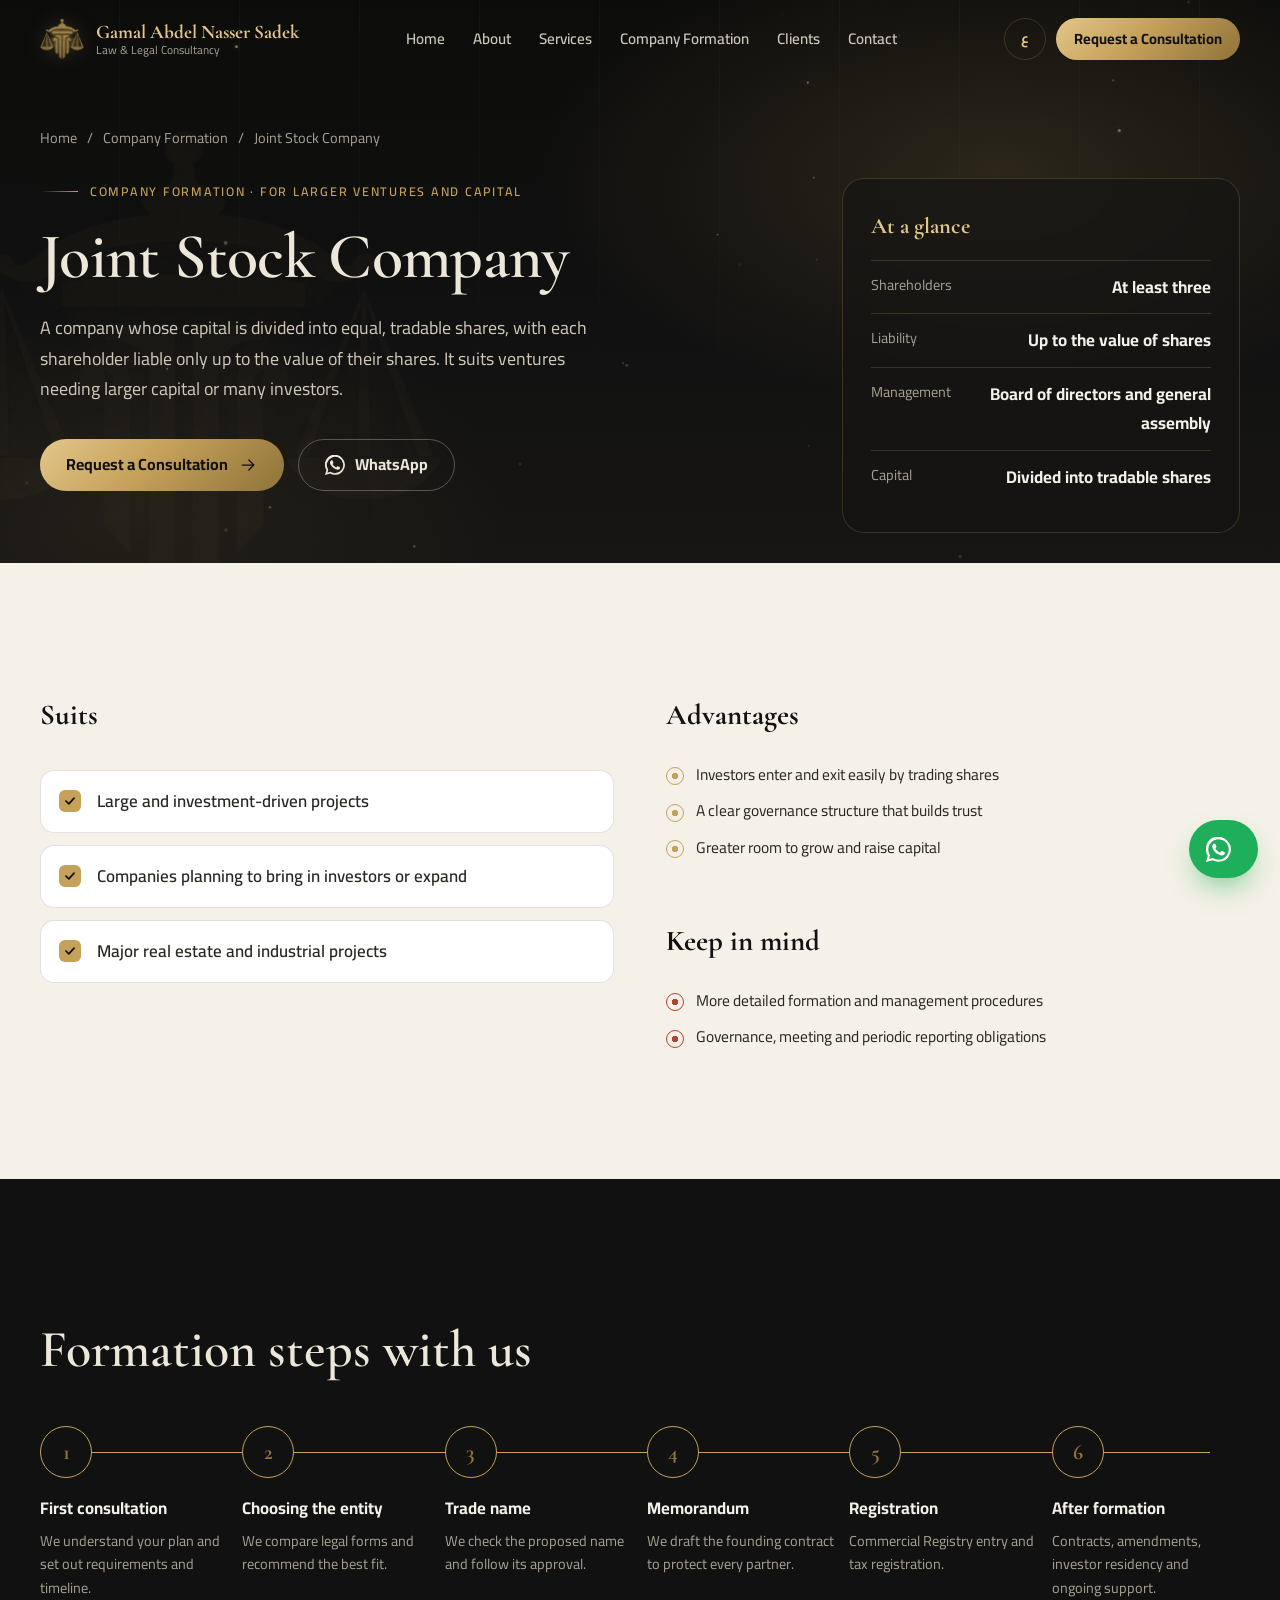
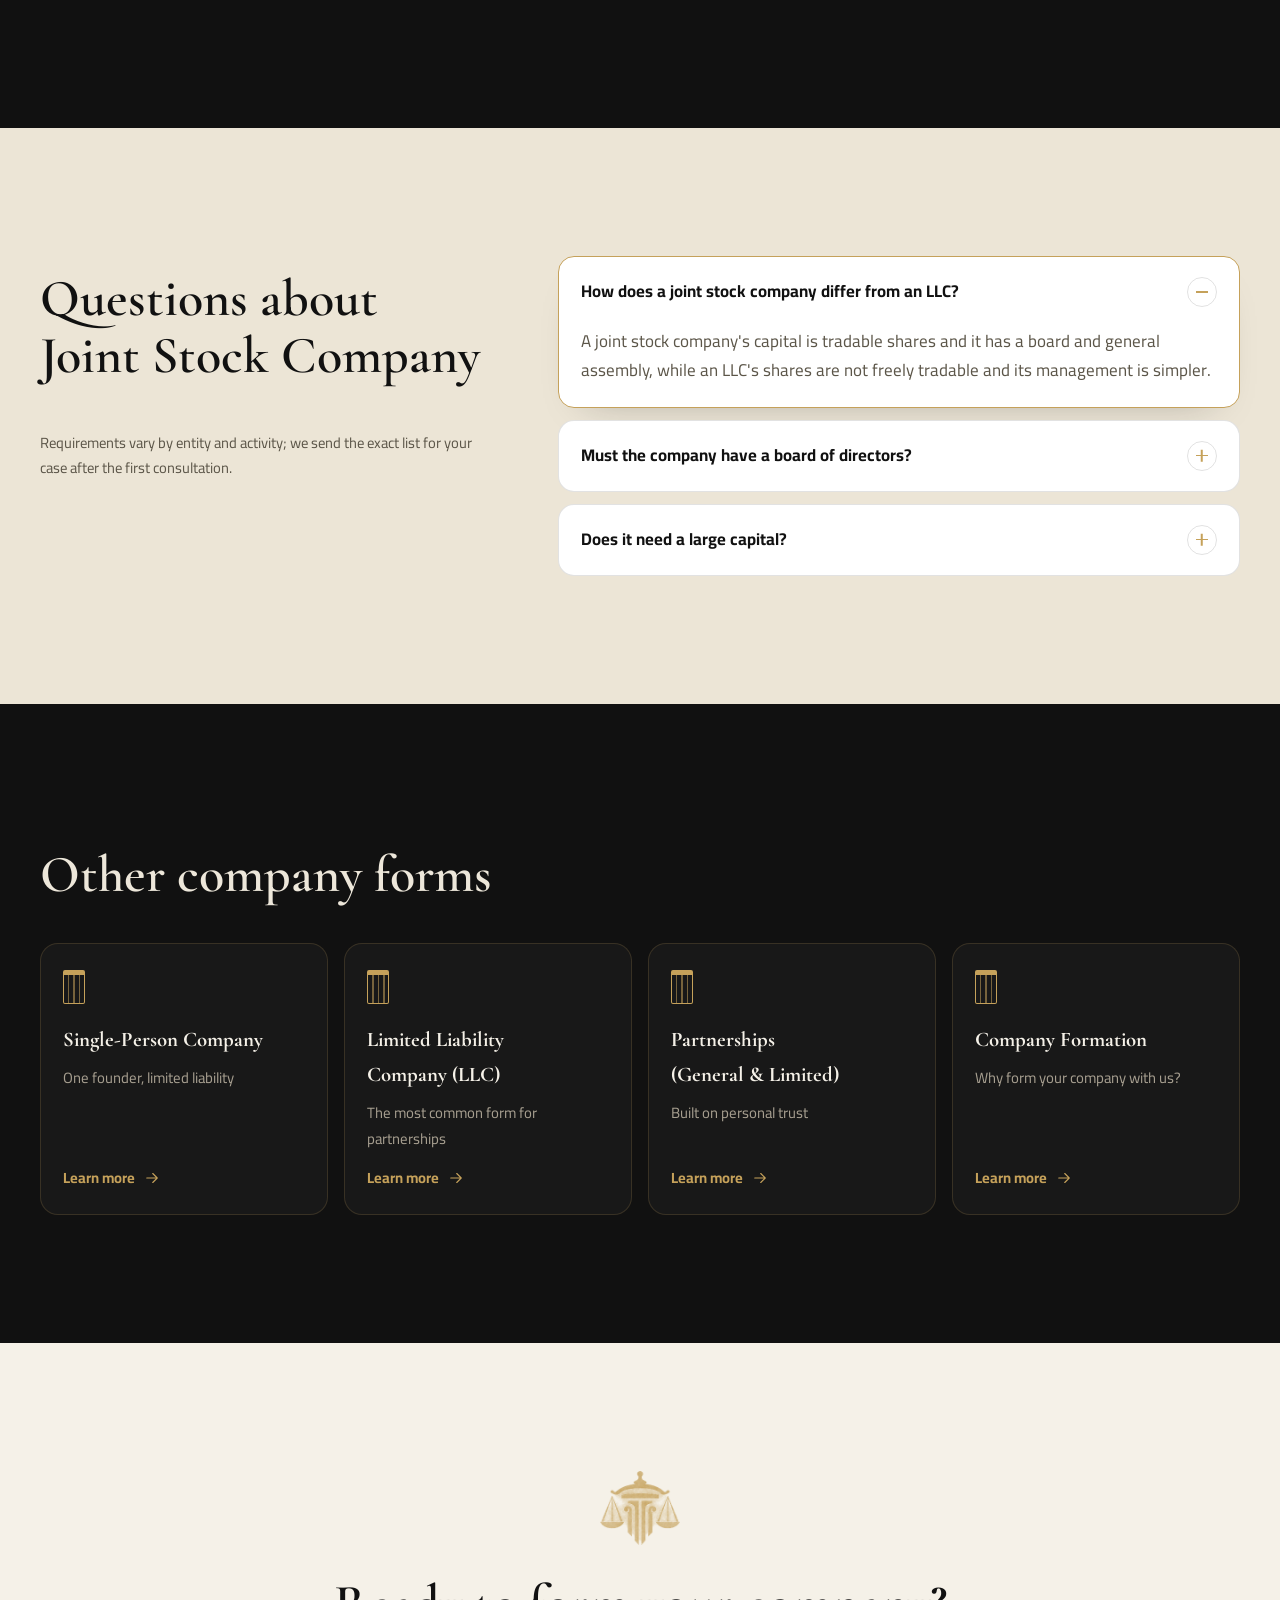
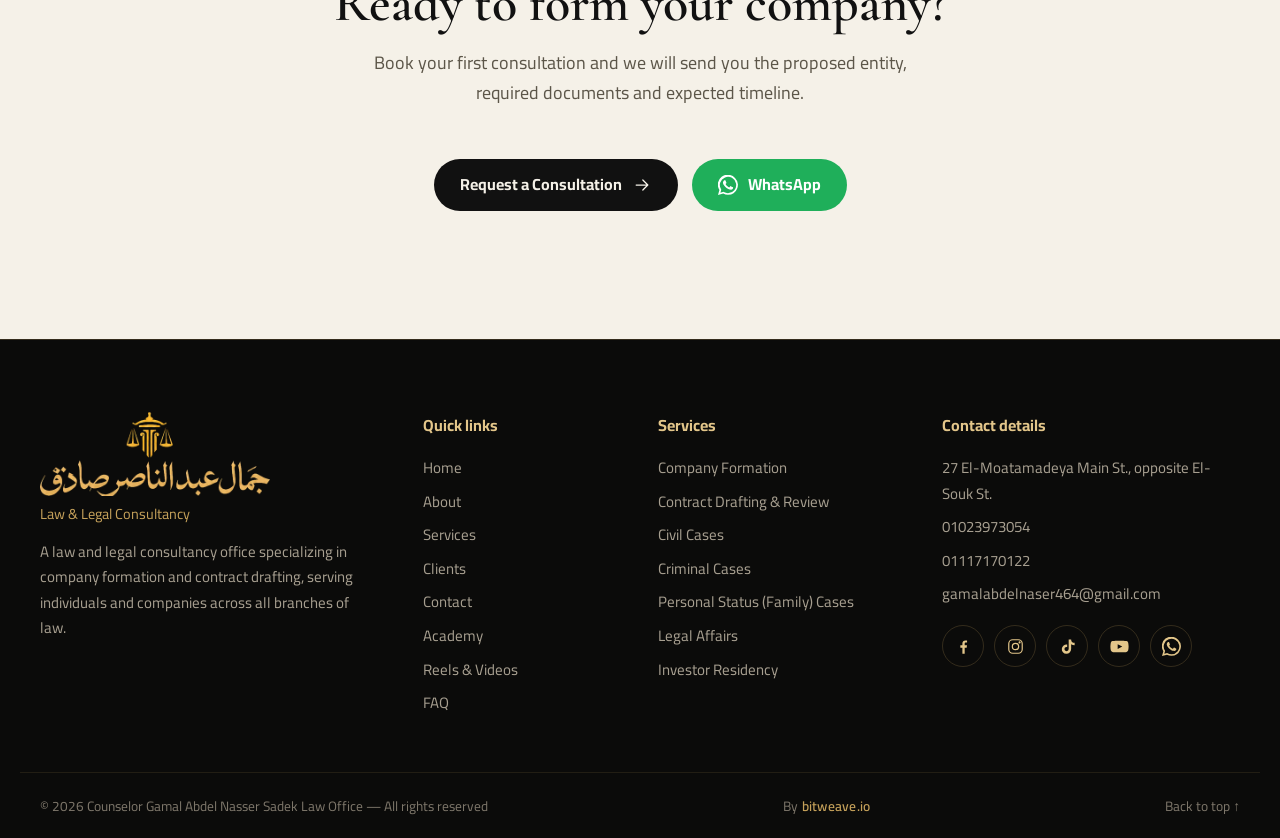
<file: en/company-formation/joint-stock-company/index.html>
<!doctype html>
<html lang="en" dir="ltr">
<head>
<meta charset="utf-8">
<meta name="viewport" content="width=device-width, initial-scale=1, viewport-fit=cover">
<title>Joint Stock Company Formation in Egypt | Gamal Abdel Nasser Sadek</title>
<meta name="claude:viewport-fit-sides" content="cover">
<meta name="description" content="Forming a joint stock company in Egypt: shareholders, shares, board of directors, articles of association, general assembly and formation steps.">
<meta name="keywords" content="company formation Egypt, company registration Egypt, corporate lawyer Egypt, contract drafting, contract review, civil lawyer, family lawyer Egypt, investor residency Egypt, legal consultation"><meta name="author" content="Counselor Gamal Abdel Nasser Sadek Law Office">
<meta name="robots" content="index, follow, max-image-preview:large">
<meta name="theme-color" content="#111111">
<link rel="canonical" href="https://zezo584.github.io/gamal-sadek-law/en/company-formation/joint-stock-company/">
<link rel="alternate" hreflang="ar" href="https://zezo584.github.io/gamal-sadek-law/company-formation/joint-stock-company/">
<link rel="alternate" hreflang="en" href="https://zezo584.github.io/gamal-sadek-law/en/company-formation/joint-stock-company/">
<link rel="alternate" hreflang="x-default" href="https://zezo584.github.io/gamal-sadek-law/company-formation/joint-stock-company/">
<meta property="og:type" content="website">
<meta property="og:site_name" content="Counselor Gamal Abdel Nasser Sadek Law Office">
<meta property="og:title" content="Joint Stock Company Formation in Egypt | Gamal Abdel Nasser Sadek">
<meta property="og:description" content="Forming a joint stock company in Egypt: shareholders, shares, board of directors, articles of association, general assembly and formation steps.">
<meta property="og:url" content="https://zezo584.github.io/gamal-sadek-law/en/company-formation/joint-stock-company/">
<meta property="og:image" content="https://zezo584.github.io/gamal-sadek-law/assets/img/og-image.jpg">
<meta property="og:image:width" content="1200">
<meta property="og:image:height" content="630">
<meta property="og:locale" content="en_US">
<meta property="og:locale:alternate" content="ar_EG">
<meta name="twitter:card" content="summary_large_image">
<meta name="twitter:title" content="Joint Stock Company Formation in Egypt | Gamal Abdel Nasser Sadek">
<meta name="twitter:description" content="Forming a joint stock company in Egypt: shareholders, shares, board of directors, articles of association, general assembly and formation steps.">
<meta name="twitter:image" content="https://zezo584.github.io/gamal-sadek-law/assets/img/og-image.jpg">
<link rel="icon" type="image/png" sizes="32x32" href="../../../assets/img/icon-32.png">
<link rel="apple-touch-icon" href="../../../assets/img/icon-180.png">
<link rel="manifest" href="../../../site.webmanifest">
<script>document.documentElement.classList.add("js");setTimeout(function(){if(!window.__siteReady){document.documentElement.classList.remove("js")}},3500)</script>
<link rel="preconnect" href="https://fonts.googleapis.com">
<link rel="preconnect" href="https://fonts.gstatic.com" crossorigin>
<link rel="stylesheet" href="https://fonts.googleapis.com/css2?family=Amiri:wght@400;700&family=Cairo:wght@400;500;600;700&family=Cormorant+Garamond:wght@500;600;700&display=swap">
<link rel="stylesheet" href="../../../assets/css/style.css">
<script type="application/ld+json">{"@context": "https://schema.org", "@graph": [{"@type": ["LegalService", "Attorney"], "@id": "https://zezo584.github.io/gamal-sadek-law/#organization", "name": "Counselor Gamal Abdel Nasser Sadek Law Office", "alternateName": ["مكتب المستشار جمال عبدالناصر صادق", "Counselor Gamal Abdel Nasser Sadek Law Office"], "description": "Counselor Gamal Abdel Nasser Sadek Law Office: company formation and registration in Egypt, contract drafting and review, civil, criminal and family law, and investor residency. 7+ years of experience and 75+ companies formed.", "url": "https://zezo584.github.io/gamal-sadek-law/", "logo": "https://zezo584.github.io/gamal-sadek-law/assets/img/icon-512.png", "image": "https://zezo584.github.io/gamal-sadek-law/assets/img/og-image.jpg", "telephone": ["+201023973054", "+201117170122"], "email": "gamalabdelnaser464@gmail.com", "address": {"@type": "PostalAddress", "streetAddress": "27 El-Moatamadeya Main St., opposite El-Souk St.", "addressCountry": "EG"}, "areaServed": {"@type": "Country", "name": "Egypt"}, "founder": {"@id": "https://zezo584.github.io/gamal-sadek-law/#gamal"}, "employee": {"@id": "https://zezo584.github.io/gamal-sadek-law/#gamal"}, "sameAs": ["https://www.facebook.com/YourAdvisor2021", "https://www.instagram.com/gamalabdelnassersadeq/", "https://www.tiktok.com/@gamalabdelnassersadeq", "https://www.youtube.com/@gamalabdelnassersadeq"], "knowsLanguage": ["ar", "en"], "hasOfferCatalog": {"@type": "OfferCatalog", "name": "Services", "itemListElement": [{"@type": "Offer", "itemOffered": {"@type": "Service", "name": "Company Formation", "description": "Full legal service for incorporation, registration and every required procedure until your company starts operating."}}, {"@type": "Offer", "itemOffered": {"@type": "Service", "name": "Contract Drafting & Review", "description": "Drafting contracts and reviewing their terms to protect every party and reduce the risk of disputes."}}, {"@type": "Offer", "itemOffered": {"@type": "Service", "name": "Civil Cases", "description": "Legal consultation and representation in civil disputes."}}, {"@type": "Offer", "itemOffered": {"@type": "Service", "name": "Criminal Cases", "description": "Legal consultation and defense in criminal cases."}}, {"@type": "Offer", "itemOffered": {"@type": "Service", "name": "Personal Status (Family) Cases", "description": "Divorce, khul', alimony, custody, visitation and other family disputes — consultation and representation before family courts."}}, {"@type": "Offer", "itemOffered": {"@type": "Service", "name": "Legal Affairs", "description": "Ongoing legal support for individuals and companies, and follow-up of legal procedures."}}, {"@type": "Offer", "itemOffered": {"@type": "Service", "name": "Investor Residency", "description": "Obtaining and renewing investor residency for foreign partners in Egyptian companies, with full follow-up until issuance."}}]}, "contactPoint": {"@type": "ContactPoint", "telephone": "+201023973054", "contactType": "customer service", "availableLanguage": ["Arabic", "English"]}}, {"@type": "Person", "@id": "https://zezo584.github.io/gamal-sadek-law/#gamal", "name": "Gamal Abdel Nasser Sadek", "alternateName": ["Gamal Abdel Nasser Sadek", "جمال عبدالناصر صادق"], "jobTitle": "Lawyer & Legal Counselor", "image": "https://zezo584.github.io/gamal-sadek-law/assets/img/gamal-portrait.jpg", "worksFor": {"@id": "https://zezo584.github.io/gamal-sadek-law/#organization"}, "knowsAbout": ["Company formation", "Contract drafting", "Civil law", "Criminal law", "Family law"], "hasCredential": [{"@type": "EducationalOccupationalCredential", "name": "Diploma in Company Formation — Legal Hub"}, {"@type": "EducationalOccupationalCredential", "name": "Diploma in Company Formation & Contract Drafting — Legal Strategic"}], "sameAs": ["https://www.facebook.com/YourAdvisor2021", "https://www.instagram.com/gamalabdelnassersadeq/", "https://www.tiktok.com/@gamalabdelnassersadeq", "https://www.youtube.com/@gamalabdelnassersadeq"]}, {"@type": "WebSite", "@id": "https://zezo584.github.io/gamal-sadek-law/#website", "url": "https://zezo584.github.io/gamal-sadek-law/", "name": "Counselor Gamal Abdel Nasser Sadek Law Office", "inLanguage": ["ar", "en"], "publisher": {"@id": "https://zezo584.github.io/gamal-sadek-law/#organization"}}, {"@type": "Service", "name": "Joint Stock Company", "serviceType": "Company formation", "description": "Forming a joint stock company in Egypt: shareholders, shares, board of directors, articles of association, general assembly and formation steps.", "provider": {"@id": "https://zezo584.github.io/gamal-sadek-law/#organization"}, "areaServed": "EG", "url": "https://zezo584.github.io/gamal-sadek-law/en/company-formation/joint-stock-company/"}, {"@type": "FAQPage", "mainEntity": [{"@type": "Question", "name": "How does a joint stock company differ from an LLC?", "acceptedAnswer": {"@type": "Answer", "text": "A joint stock company's capital is tradable shares and it has a board and general assembly, while an LLC's shares are not freely tradable and its management is simpler."}}, {"@type": "Question", "name": "Must the company have a board of directors?", "acceptedAnswer": {"@type": "Answer", "text": "Yes. A joint stock company is managed by a board under its articles and the law, and we help you draft its governance rules."}}, {"@type": "Question", "name": "Does it need a large capital?", "acceptedAnswer": {"@type": "Answer", "text": "The law sets a minimum capital that varies by company type. We confirm the current requirements before starting."}}]}, {"@type": "BreadcrumbList", "itemListElement": [{"@type": "ListItem", "position": 1, "name": "Home", "item": "https://zezo584.github.io/gamal-sadek-law/en/"}, {"@type": "ListItem", "position": 2, "name": "Company Formation", "item": "https://zezo584.github.io/gamal-sadek-law/en/company-formation/"}, {"@type": "ListItem", "position": 3, "name": "Joint Stock Company", "item": "https://zezo584.github.io/gamal-sadek-law/en/company-formation/joint-stock-company/"}]}]}</script>
</head>
<body class="page-type">
<a class="skip" href="#main">Skip to content</a>
<div class="progress" aria-hidden="true"><span></span></div>
<div class="loader" aria-hidden="true">
  <img src="../../../assets/img/mark-gold.webp" alt="" width="120" height="110">
  <span class="loader-line"><i></i></span>
</div>
<header class="site-header" id="top">
  <div class="wrap header-in">
    <a class="brand" href="../../../en/index.html" aria-label="Counselor Gamal Abdel Nasser Sadek Law Office">
      <img src="../../../assets/img/mark-gold.webp" alt="" width="44" height="40">
      <span class="brand-text"><b>Gamal Abdel Nasser Sadek</b><small>Law &amp; Legal Consultancy</small></span>
    </a>
    <nav class="nav" aria-label="Menu">
      <ul>
        <li><a href="../../../en/index.html#home" data-nav="home">Home</a></li>
        <li><a href="../../../en/index.html#about" data-nav="about">About</a></li>
        <li><a href="../../../en/index.html#services" data-nav="services">Services</a></li>
<li><a href="../../../en/company-formation/index.html" class="">Company Formation</a></li>        <li><a href="../../../en/index.html#clients" data-nav="clients">Clients</a></li>
        <li><a href="../../../en/index.html#contact" data-nav="contact">Contact</a></li>
      </ul>
    </nav>
    <div class="header-actions">
      <a class="lang" href="../../../company-formation/joint-stock-company/index.html" hreflang="ar" lang="ar" title="العربية">ع</a>
      <a class="btn btn-gold btn-sm header-cta" href="../../../en/index.html#contact" data-magnetic><span>Request a Consultation</span></a>
      <button class="burger" type="button" aria-expanded="false" aria-controls="drawer" aria-label="Menu"><i></i><i></i><i></i></button>
    </div>
  </div>
</header>
<div class="drawer" id="drawer" hidden>
  <nav aria-label="Menu">
    <a href="../../../en/index.html#home" style="--i:1">Home</a>
    <a href="../../../en/index.html#about" style="--i:2">About</a>
    <a href="../../../en/index.html#services" style="--i:3">Services</a>
<a href="../../../en/company-formation/index.html" style="--i:3">Company Formation</a>    <a href="../../../en/index.html#clients" style="--i:4">Clients</a>
    <a href="../../../en/index.html#contact" style="--i:5">Contact</a>
<a class="sub" href="../../../en/index.html#academy">Academy</a><a class="sub" href="../../../en/index.html#media">Reels &amp; Videos</a><a class="sub" href="../../../en/index.html#faq">FAQ</a>  </nav>
  <a class="btn btn-gold" href="../../../en/index.html#contact">Request a Consultation</a>
  <a class="drawer-lang" href="../../../company-formation/joint-stock-company/index.html" lang="ar">العربية</a>
</div>
<main id="main">
<section class="hero hero-sub" aria-labelledby="ty-title">
  <canvas class="hero-dust" aria-hidden="true"></canvas>
  <img class="hero-watermark" src="../../../assets/img/mark-gold.webp" alt="" aria-hidden="true" width="360" height="330">
  <div class="wrap">
    <nav class="crumbs" aria-label="breadcrumb">
      <a href="../../../en/index.html">Home</a><span aria-hidden="true">/</span>
      <a href="../../../en/company-formation/index.html">Company Formation</a><span aria-hidden="true">/</span>
      <span aria-current="page">Joint Stock Company</span>
    </nav>
    <div class="hero-grid sub-grid">
      <div class="hero-copy">
        <p class="eyebrow" data-reveal><span class="rule"></span>Company Formation · For larger ventures and capital</p>
        <h1 id="ty-title" class="hero-title"><span class="line" data-split>Joint Stock Company</span></h1>
        <p class="hero-lead" data-reveal style="--d:.35s">A company whose capital is divided into equal, tradable shares, with each shareholder liable only up to the value of their shares. It suits ventures needing larger capital or many investors.</p>
        <div class="hero-actions" data-reveal style="--d:.5s">
          <a class="btn btn-gold" href="../../../en/index.html#contact" data-magnetic><span>Request a Consultation</span><svg viewBox="0 0 24 24" fill="none" stroke="currentColor" stroke-width="1.5" stroke-linecap="round" stroke-linejoin="round" aria-hidden="true" class="ico-arrow"><path d="M5 12h14M13 6l6 6-6 6"/></svg></a>
          <a class="btn btn-ghost" href="https://wa.me/201023973054?text=Start%20forming%20a%20Joint%20Stock%20Company" target="_blank" rel="noopener"><svg viewBox="0 0 24 24" aria-hidden="true"><path fill="currentColor" d="M17.5 14.4c-.3-.1-1.8-.9-2-1-.3-.1-.5-.1-.7.1-.2.3-.8 1-.9 1.2-.2.2-.3.2-.6.1-.3-.1-1.3-.5-2.4-1.5-.9-.8-1.5-1.8-1.7-2.1-.2-.3 0-.5.1-.6l.4-.5c.2-.2.2-.3.3-.5.1-.2 0-.4 0-.5l-.9-2.2c-.2-.6-.5-.5-.7-.5h-.6c-.2 0-.5.1-.8.4-.3.3-1 1-1 2.5s1.1 2.9 1.2 3.1c.1.2 2.1 3.2 5.1 4.5.7.3 1.3.5 1.7.6.7.2 1.4.2 1.9.1.6-.1 1.8-.7 2-1.4.2-.7.2-1.3.2-1.4-.1-.2-.3-.3-.6-.4zM12 21.8c-1.8 0-3.5-.5-5-1.4l-.4-.2-3.7 1 1-3.6-.2-.4A9.8 9.8 0 1 1 12 21.8zm8.4-18.2A11.8 11.8 0 0 0 1.7 17.9L0 24l6.3-1.7a11.8 11.8 0 0 0 5.7 1.4A11.8 11.8 0 0 0 20.4 3.6z"/></svg><span>WhatsApp</span></a>
        </div>
      </div>
      <div class="facts glass" data-reveal="zoom">
        <h2>At a glance</h2>
        <dl>
<div><dt>Shareholders</dt><dd>At least three</dd></div><div><dt>Liability</dt><dd>Up to the value of shares</dd></div><div><dt>Management</dt><dd>Board of directors and general assembly</dd></div><div><dt>Capital</dt><dd>Divided into tradable shares</dd></div>        </dl>
      </div>
    </div>
  </div>
</section>
<section class="sec sec-ivory" aria-label="Joint Stock Company">
  <div class="wrap ty-cols">
    <div class="ty-box" data-reveal>
      <h2 class="h3">Suits</h2>
      <ul class="checklist"><li>Large and investment-driven projects</li><li>Companies planning to bring in investors or expand</li><li>Major real estate and industrial projects</li></ul>
    </div>
    <div class="ty-box" data-reveal style="--d:.1s">
      <h2 class="h3">Advantages</h2>
      <ul class="ticks ticks-light"><li>Investors enter and exit easily by trading shares</li><li>A clear governance structure that builds trust</li><li>Greater room to grow and raise capital</li></ul>
      <h2 class="h3">Keep in mind</h2>
      <ul class="ticks ticks-light warn"><li>More detailed formation and management procedures</li><li>Governance, meeting and periodic reporting obligations</li></ul>
    </div>
  </div>
</section>
<section class="sec sec-dark" aria-labelledby="ty-steps">
  <div class="wrap">
    <h2 id="ty-steps" class="h2" data-split>Formation steps with us</h2>
    <ol class="steps steps-dark" data-steps style="margin-top:48px">
      <li data-reveal style="--d:0.0s"><span class="step-n">1</span><h3>First consultation</h3><p>We understand your plan and set out requirements and timeline.</p></li>
      <li data-reveal style="--d:0.08s"><span class="step-n">2</span><h3>Choosing the entity</h3><p>We compare legal forms and recommend the best fit.</p></li>
      <li data-reveal style="--d:0.16s"><span class="step-n">3</span><h3>Trade name</h3><p>We check the proposed name and follow its approval.</p></li>
      <li data-reveal style="--d:0.24s"><span class="step-n">4</span><h3>Memorandum</h3><p>We draft the founding contract to protect every partner.</p></li>
      <li data-reveal style="--d:0.32s"><span class="step-n">5</span><h3>Registration</h3><p>Commercial Registry entry and tax registration.</p></li>
      <li data-reveal style="--d:0.4s"><span class="step-n">6</span><h3>After formation</h3><p>Contracts, amendments, investor residency and ongoing support.</p></li>
    </ol>
  </div>
</section>
<section class="sec sec-ivory2" aria-labelledby="ty-faq">
  <div class="wrap faq-wrap">
    <div class="faq-side">
      <h2 id="ty-faq" class="h2" data-split>Questions about Joint Stock Company</h2>
      <p class="note dark" data-reveal>Requirements vary by entity and activity; we send the exact list for your case after the first consultation.</p>
    </div>
    <div class="faq faq-light">
      <details data-reveal style="--d:0.0s" open>
        <summary><h3>How does a joint stock company differ from an LLC?</h3><span class="plus" aria-hidden="true"></span></summary>
        <div class="ans"><p>A joint stock company&#39;s capital is tradable shares and it has a board and general assembly, while an LLC&#39;s shares are not freely tradable and its management is simpler.</p></div>
      </details>
      <details data-reveal style="--d:0.05s" >
        <summary><h3>Must the company have a board of directors?</h3><span class="plus" aria-hidden="true"></span></summary>
        <div class="ans"><p>Yes. A joint stock company is managed by a board under its articles and the law, and we help you draft its governance rules.</p></div>
      </details>
      <details data-reveal style="--d:0.1s" >
        <summary><h3>Does it need a large capital?</h3><span class="plus" aria-hidden="true"></span></summary>
        <div class="ans"><p>The law sets a minimum capital that varies by company type. We confirm the current requirements before starting.</p></div>
      </details>
    </div>
  </div>
</section>
<section class="sec sec-dark" aria-labelledby="ty-others">
  <div class="wrap">
    <h2 id="ty-others" class="h2" data-split>Other company forms</h2>
    <ul class="types types-dark" style="margin-top:40px">
      <li data-reveal style="--d:0.0s" data-spot><a class="type-link" href="../../../en/company-formation/single-person-company/index.html"><span class="type-col" aria-hidden="true"></span><h3>Single-Person Company</h3><p>One founder, limited liability</p><span class="link-arrow">Learn more<svg viewBox="0 0 24 24" fill="none" stroke="currentColor" stroke-width="1.5" stroke-linecap="round" stroke-linejoin="round" aria-hidden="true" class="ico-arrow"><path d="M5 12h14M13 6l6 6-6 6"/></svg></span></a></li>
      <li data-reveal style="--d:0.08s" data-spot><a class="type-link" href="../../../en/company-formation/limited-liability-company/index.html"><span class="type-col" aria-hidden="true"></span><h3>Limited Liability Company (LLC)</h3><p>The most common form for partnerships</p><span class="link-arrow">Learn more<svg viewBox="0 0 24 24" fill="none" stroke="currentColor" stroke-width="1.5" stroke-linecap="round" stroke-linejoin="round" aria-hidden="true" class="ico-arrow"><path d="M5 12h14M13 6l6 6-6 6"/></svg></span></a></li>
      <li data-reveal style="--d:0.16s" data-spot><a class="type-link" href="../../../en/company-formation/partnerships/index.html"><span class="type-col" aria-hidden="true"></span><h3>Partnerships (General &amp; Limited)</h3><p>Built on personal trust</p><span class="link-arrow">Learn more<svg viewBox="0 0 24 24" fill="none" stroke="currentColor" stroke-width="1.5" stroke-linecap="round" stroke-linejoin="round" aria-hidden="true" class="ico-arrow"><path d="M5 12h14M13 6l6 6-6 6"/></svg></span></a></li>
      <li data-reveal data-spot><a class="type-link" href="../../../en/company-formation/index.html"><span class="type-col" aria-hidden="true"></span><h3>Company Formation</h3><p>Why form your company with us?</p><span class="link-arrow">Learn more<svg viewBox="0 0 24 24" fill="none" stroke="currentColor" stroke-width="1.5" stroke-linecap="round" stroke-linejoin="round" aria-hidden="true" class="ico-arrow"><path d="M5 12h14M13 6l6 6-6 6"/></svg></span></a></li>
    </ul>
  </div>
</section>
<section class="sec sec-ivory cta-band" aria-labelledby="cta-title">
  <div class="wrap cta-in" data-reveal>
    <img src="../../../assets/img/mark-gold.webp" alt="" width="90" height="82" aria-hidden="true">
    <h2 id="cta-title" class="h2">Ready to form your company?</h2>
    <p class="lead">Book your first consultation and we will send you the proposed entity, required documents and expected timeline.</p>
    <div class="hero-actions center">
      <a class="btn btn-dark" href="../../../en/index.html#contact"><span>Request a Consultation</span><svg viewBox="0 0 24 24" fill="none" stroke="currentColor" stroke-width="1.5" stroke-linecap="round" stroke-linejoin="round" aria-hidden="true" class="ico-arrow"><path d="M5 12h14M13 6l6 6-6 6"/></svg></a>
      <a class="btn btn-wa" href="https://wa.me/201023973054?text=Start%20forming%20a%20Joint%20Stock%20Company" target="_blank" rel="noopener"><svg viewBox="0 0 24 24" aria-hidden="true"><path fill="currentColor" d="M17.5 14.4c-.3-.1-1.8-.9-2-1-.3-.1-.5-.1-.7.1-.2.3-.8 1-.9 1.2-.2.2-.3.2-.6.1-.3-.1-1.3-.5-2.4-1.5-.9-.8-1.5-1.8-1.7-2.1-.2-.3 0-.5.1-.6l.4-.5c.2-.2.2-.3.3-.5.1-.2 0-.4 0-.5l-.9-2.2c-.2-.6-.5-.5-.7-.5h-.6c-.2 0-.5.1-.8.4-.3.3-1 1-1 2.5s1.1 2.9 1.2 3.1c.1.2 2.1 3.2 5.1 4.5.7.3 1.3.5 1.7.6.7.2 1.4.2 1.9.1.6-.1 1.8-.7 2-1.4.2-.7.2-1.3.2-1.4-.1-.2-.3-.3-.6-.4zM12 21.8c-1.8 0-3.5-.5-5-1.4l-.4-.2-3.7 1 1-3.6-.2-.4A9.8 9.8 0 1 1 12 21.8zm8.4-18.2A11.8 11.8 0 0 0 1.7 17.9L0 24l6.3-1.7a11.8 11.8 0 0 0 5.7 1.4A11.8 11.8 0 0 0 20.4 3.6z"/></svg><span>WhatsApp</span></a>
    </div>
  </div>
</section>
</main>
<footer class="site-footer">
  <div class="wrap footer-grid">
    <div class="f-brand">
      <img src="../../../assets/img/wordmark.webp" alt="Counselor Gamal Abdel Nasser Sadek Law Office" width="260" height="95" loading="lazy">
      <p class="f-tag">Law &amp; Legal Consultancy</p>
      <p>A law and legal consultancy office specializing in company formation and contract drafting, serving individuals and companies across all branches of law.</p>
    </div>
    <div>
      <h3>Quick links</h3>
      <ul>
<li><a href="../../../en/index.html#home">Home</a></li><li><a href="../../../en/index.html#about">About</a></li><li><a href="../../../en/index.html#services">Services</a></li><li><a href="../../../en/index.html#clients">Clients</a></li><li><a href="../../../en/index.html#contact">Contact</a></li><li><a href="../../../en/index.html#academy">Academy</a></li><li><a href="../../../en/index.html#media">Reels &amp; Videos</a></li><li><a href="../../../en/index.html#faq">FAQ</a></li>      </ul>
    </div>
    <div>
      <h3>Services</h3>
      <ul>
<li><a href="../../../en/company-formation/index.html">Company Formation</a></li><li><a href="../../../en/index.html#services">Contract Drafting &amp; Review</a></li><li><a href="../../../en/index.html#services">Civil Cases</a></li><li><a href="../../../en/index.html#services">Criminal Cases</a></li><li><a href="../../../en/index.html#services">Personal Status (Family) Cases</a></li><li><a href="../../../en/index.html#services">Legal Affairs</a></li><li><a href="../../../en/index.html#services">Investor Residency</a></li>      </ul>
    </div>
    <div>
      <h3>Contact details</h3>
      <ul class="f-contact">
        <li>27 El-Moatamadeya Main St., opposite El-Souk St.</li>
        <li><a href="tel:+201023973054" dir="ltr">01023973054</a></li>
        <li><a href="tel:+201117170122" dir="ltr">01117170122</a></li>
        <li><a href="mailto:gamalabdelnaser464@gmail.com">gamalabdelnaser464@gmail.com</a></li>
      </ul>
      <div class="socials"><a href="https://www.facebook.com/YourAdvisor2021" target="_blank" rel="noopener me" aria-label="Facebook"><svg viewBox="0 0 24 24" aria-hidden="true"><path fill="currentColor" d="M13.5 21v-7.5H16l.4-3h-2.9V8.6c0-.9.3-1.5 1.5-1.5h1.5V4.4a20 20 0 0 0-2.2-.1c-2.2 0-3.7 1.3-3.7 3.8v2.4H8v3h2.6V21z"/></svg></a>
<a href="https://www.instagram.com/gamalabdelnassersadeq/" target="_blank" rel="noopener me" aria-label="Instagram"><svg viewBox="0 0 24 24" fill="none" stroke="currentColor" stroke-width="1.5" stroke-linecap="round" stroke-linejoin="round" aria-hidden="true" ><rect x="3.5" y="3.5" width="17" height="17" rx="5"/><circle cx="12" cy="12" r="4"/><circle cx="17.2" cy="6.8" r=".6" fill="currentColor"/></svg></a>
<a href="https://www.tiktok.com/@gamalabdelnassersadeq" target="_blank" rel="noopener me" aria-label="TikTok"><svg viewBox="0 0 24 24" aria-hidden="true"><path fill="currentColor" d="M16.6 3h-3.1v12.3a2.7 2.7 0 1 1-2.7-2.7c.3 0 .6 0 .8.1V9.5a5.9 5.9 0 1 0 5 5.8V9.1a7.6 7.6 0 0 0 4.4 1.4V7.4a4.4 4.4 0 0 1-4.4-4.4z"/></svg></a>
<a href="https://www.youtube.com/@gamalabdelnassersadeq" target="_blank" rel="noopener me" aria-label="YouTube"><svg viewBox="0 0 24 24" aria-hidden="true"><path fill="currentColor" d="M23 7.2a3 3 0 0 0-2.1-2.1C19 4.6 12 4.6 12 4.6s-7 0-8.9.5A3 3 0 0 0 1 7.2 31 31 0 0 0 .5 12a31 31 0 0 0 .5 4.8 3 3 0 0 0 2.1 2.1c1.9.5 8.9.5 8.9.5s7 0 8.9-.5a3 3 0 0 0 2.1-2.1 31 31 0 0 0 .5-4.8 31 31 0 0 0-.5-4.8zM9.7 15V9l5.8 3z"/></svg></a>
<a href="https://wa.me/201023973054" target="_blank" rel="noopener" aria-label="WhatsApp"><svg viewBox="0 0 24 24" aria-hidden="true"><path fill="currentColor" d="M17.5 14.4c-.3-.1-1.8-.9-2-1-.3-.1-.5-.1-.7.1-.2.3-.8 1-.9 1.2-.2.2-.3.2-.6.1-.3-.1-1.3-.5-2.4-1.5-.9-.8-1.5-1.8-1.7-2.1-.2-.3 0-.5.1-.6l.4-.5c.2-.2.2-.3.3-.5.1-.2 0-.4 0-.5l-.9-2.2c-.2-.6-.5-.5-.7-.5h-.6c-.2 0-.5.1-.8.4-.3.3-1 1-1 2.5s1.1 2.9 1.2 3.1c.1.2 2.1 3.2 5.1 4.5.7.3 1.3.5 1.7.6.7.2 1.4.2 1.9.1.6-.1 1.8-.7 2-1.4.2-.7.2-1.3.2-1.4-.1-.2-.3-.3-.6-.4zM12 21.8c-1.8 0-3.5-.5-5-1.4l-.4-.2-3.7 1 1-3.6-.2-.4A9.8 9.8 0 1 1 12 21.8zm8.4-18.2A11.8 11.8 0 0 0 1.7 17.9L0 24l6.3-1.7a11.8 11.8 0 0 0 5.7 1.4A11.8 11.8 0 0 0 20.4 3.6z"/></svg></a></div>
    </div>
  </div>
  <div class="wrap f-bottom">
    <span>© <span data-year>2026</span> Counselor Gamal Abdel Nasser Sadek Law Office — All rights reserved</span>
    <a class="credit" href="https://bitweave.io" target="_blank" rel="noopener" dir="ltr">By <b>bitweave.io</b></a>
    <a href="#top" class="to-top">Back to top ↑</a>
  </div>
</footer>
<a class="wa-float" href="https://wa.me/201023973054" target="_blank" rel="noopener" aria-label="Chat on WhatsApp">
  <svg viewBox="0 0 24 24" aria-hidden="true"><path fill="currentColor" d="M17.5 14.4c-.3-.1-1.8-.9-2-1-.3-.1-.5-.1-.7.1-.2.3-.8 1-.9 1.2-.2.2-.3.2-.6.1-.3-.1-1.3-.5-2.4-1.5-.9-.8-1.5-1.8-1.7-2.1-.2-.3 0-.5.1-.6l.4-.5c.2-.2.2-.3.3-.5.1-.2 0-.4 0-.5l-.9-2.2c-.2-.6-.5-.5-.7-.5h-.6c-.2 0-.5.1-.8.4-.3.3-1 1-1 2.5s1.1 2.9 1.2 3.1c.1.2 2.1 3.2 5.1 4.5.7.3 1.3.5 1.7.6.7.2 1.4.2 1.9.1.6-.1 1.8-.7 2-1.4.2-.7.2-1.3.2-1.4-.1-.2-.3-.3-.6-.4zM12 21.8c-1.8 0-3.5-.5-5-1.4l-.4-.2-3.7 1 1-3.6-.2-.4A9.8 9.8 0 1 1 12 21.8zm8.4-18.2A11.8 11.8 0 0 0 1.7 17.9L0 24l6.3-1.7a11.8 11.8 0 0 0 5.7 1.4A11.8 11.8 0 0 0 20.4 3.6z"/></svg><span>Chat on WhatsApp</span>
</a>
<a class="mobile-cta" href="../../../en/index.html#contact">Request a Consultation</a>
<script>window.I18N = {"lang": "en", "dir": "ltr", "media": {"eyebrow": "Reels & Videos", "h2": "The law, simply explained", "lead": "Short clips from the Counselor's channels explaining your rights, company formation and common cases. Swipe to browse, tap to watch.", "reel": "Reel", "play": "Watch", "drag": "Drag", "follow": "More on", "yt_h": "The Counselor's YouTube channel", "yt_p": "Longer episodes explaining the law and legal procedures for individuals and businesses, step by step.", "yt_btn": "Subscribe", "yt_play": "Play latest videos", "prev": "Previous", "next": "Next"}, "contact": {"f_name": "Full name", "f_phone": "Phone / WhatsApp", "f_email": "Email (optional)", "f_type": "You are", "f_type_opts": ["An individual", "A company", "A lawyer (Academy)"], "f_service": "Service", "f_service_ph": "Choose a service", "f_city": "City", "f_pref": "Preferred contact", "f_pref_opts": ["WhatsApp", "Phone call", "Office visit"], "f_msg": "Consultation details", "f_msg_ph": "Briefly describe your matter or the type of company you want to form…", "f_submit": "Send via WhatsApp", "f_note": "The button opens WhatsApp with a ready message containing your details; it is sent only after you confirm.", "f_ok": "Your WhatsApp message is ready. If the app did not open, use this link:", "f_ok_link": "Open WhatsApp", "f_err_name": "Please enter your name.", "f_err_phone": "Please enter a valid phone number.", "f_err_service": "Please choose a service.", "f_err_msg": "Please describe your matter briefly.", "wa_title": "Legal consultation request — from the website", "wa_labels": {"name": "Name", "phone": "Phone", "email": "Email", "type": "Client", "service": "Service", "city": "City", "pref": "Preferred contact", "msg": "Details"}, "wa_l": "WhatsApp", "copied": "Copied"}};</script>
<script src="../../../assets/js/config.js"></script>
<script src="../../../assets/js/main.js" defer></script>
</body>
</html>
</file>
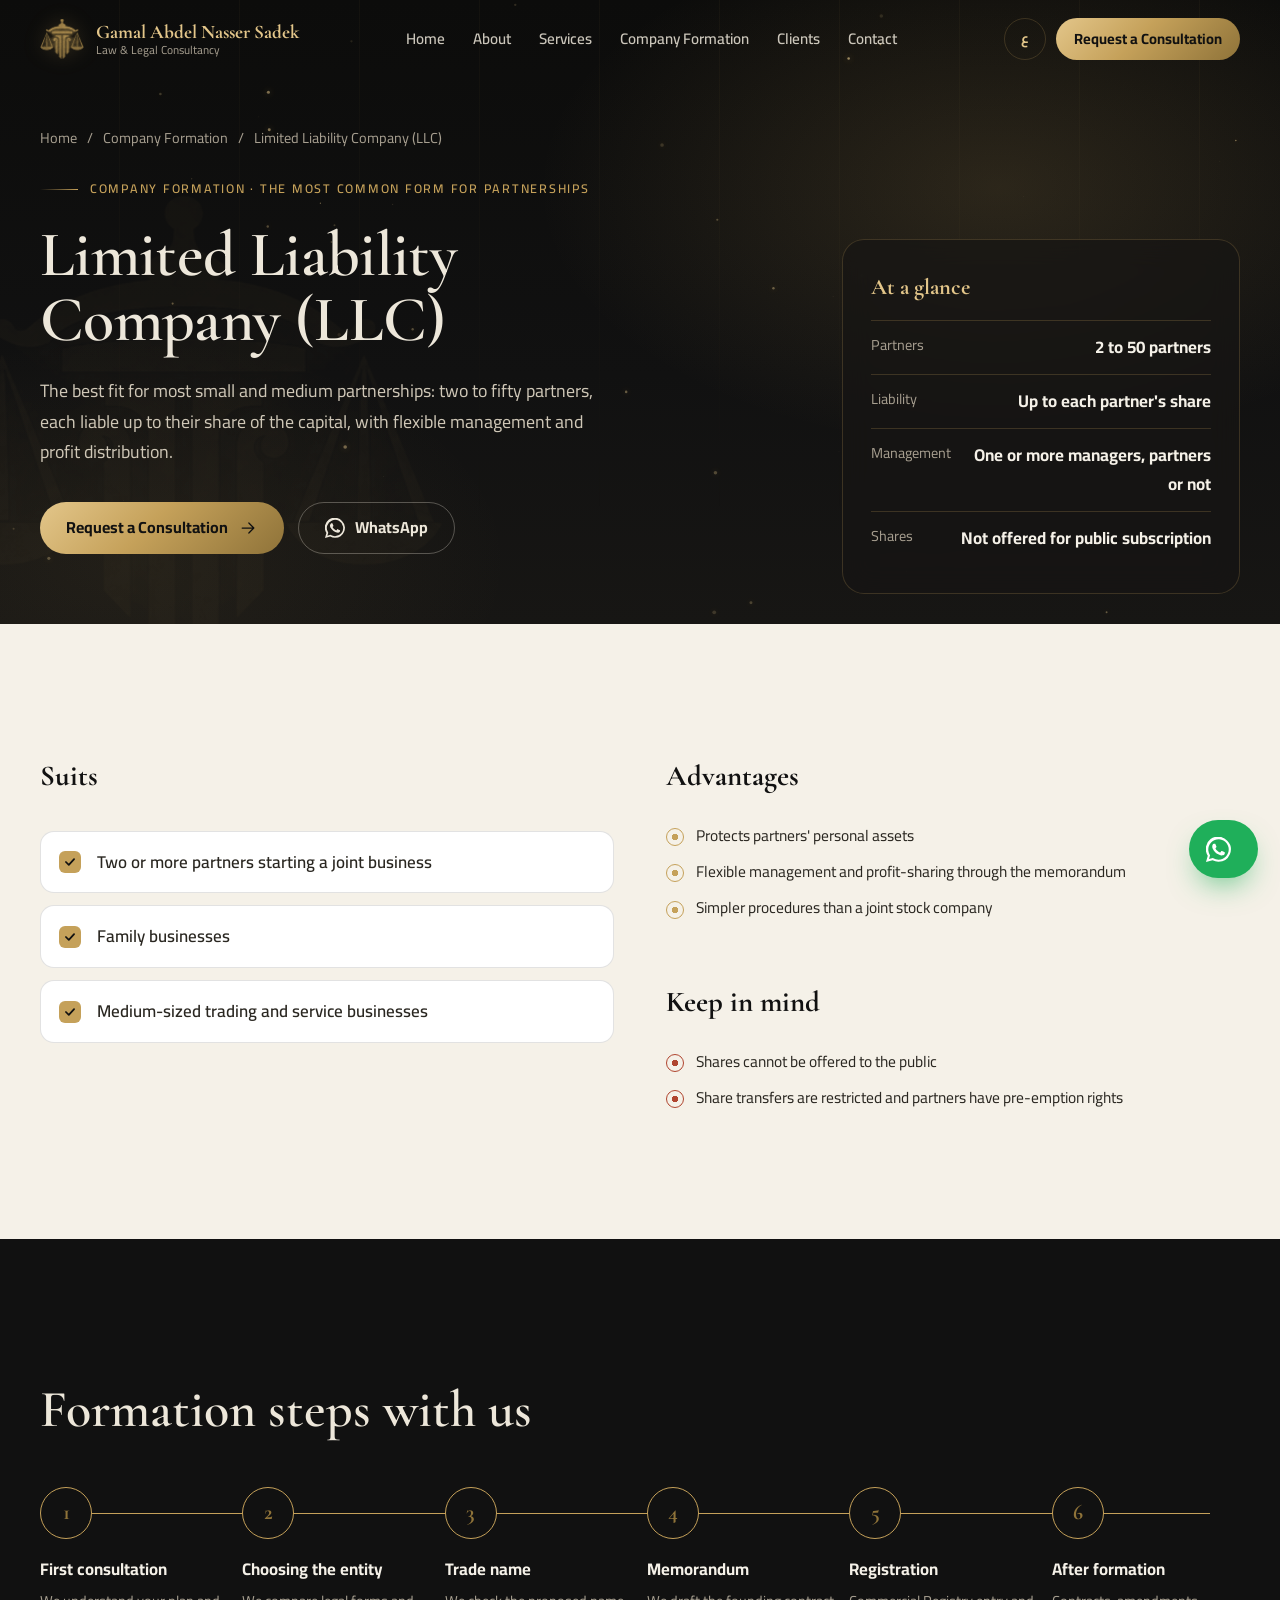
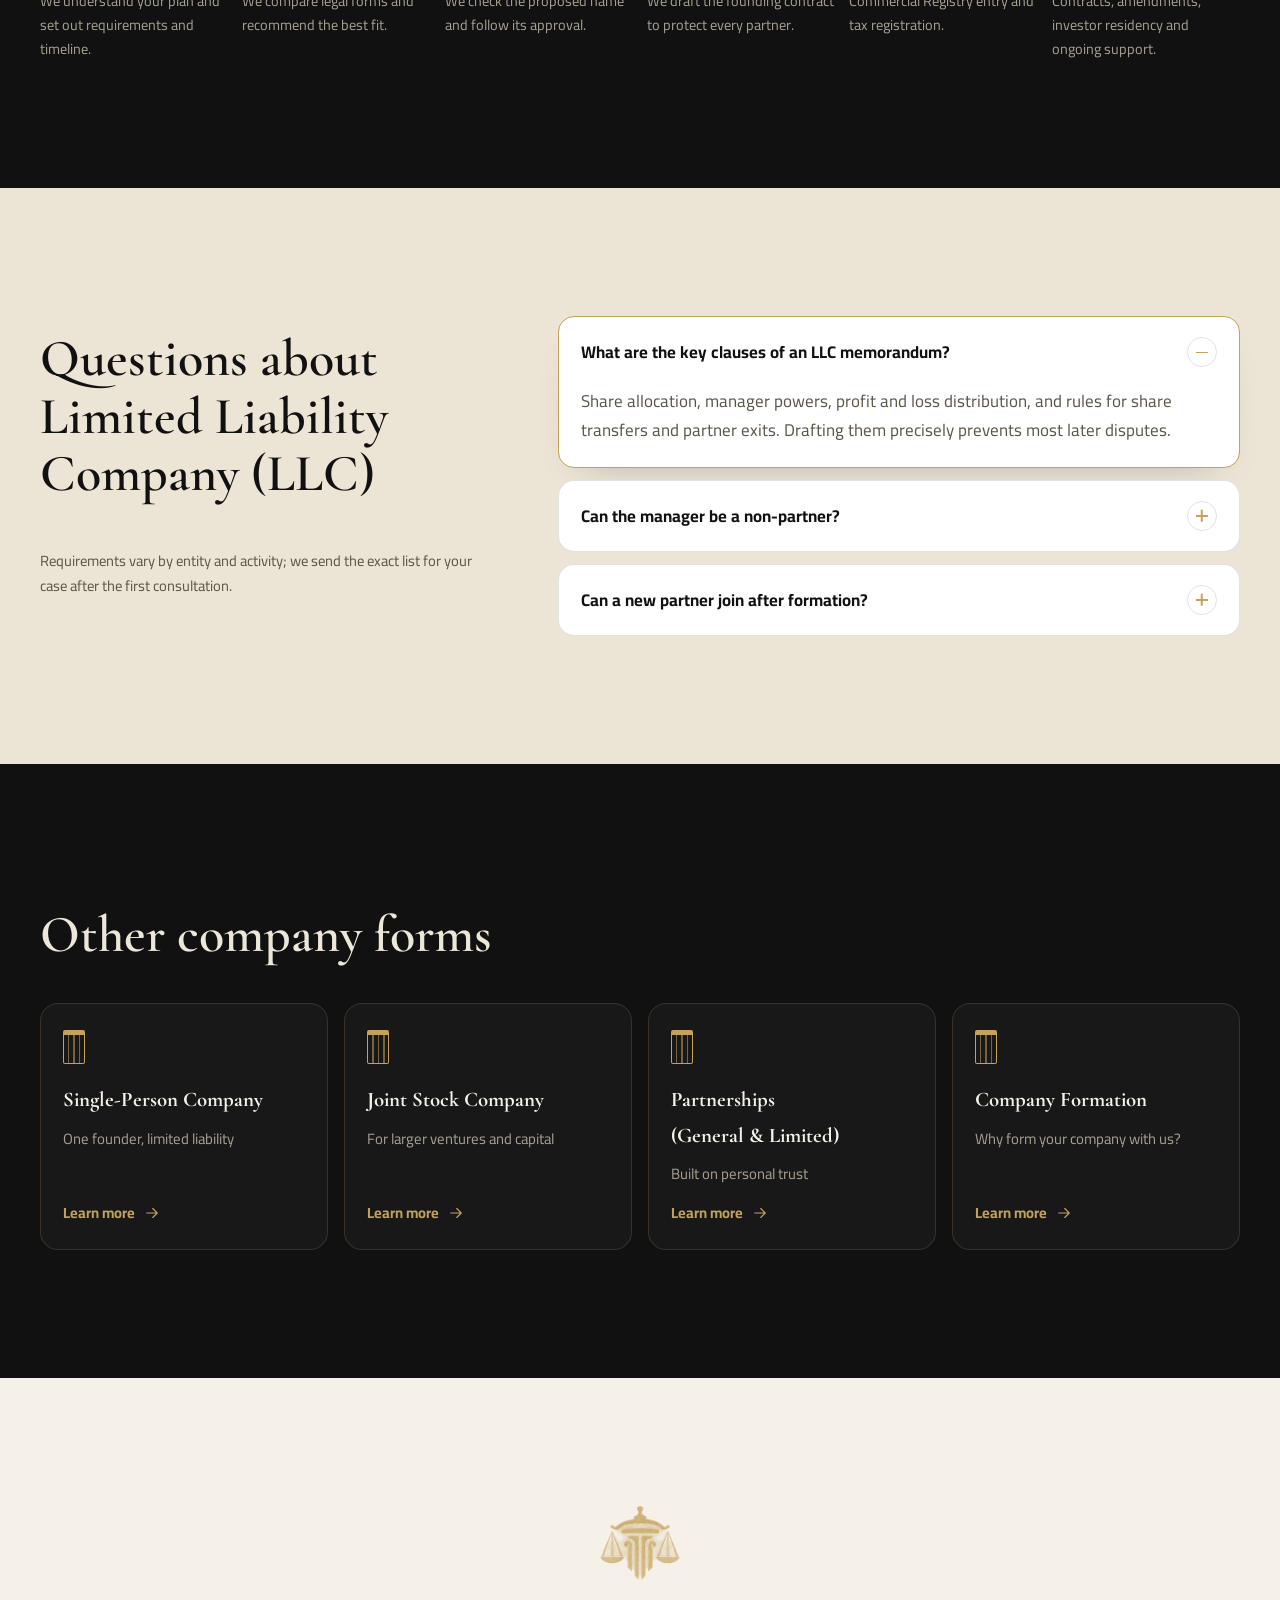
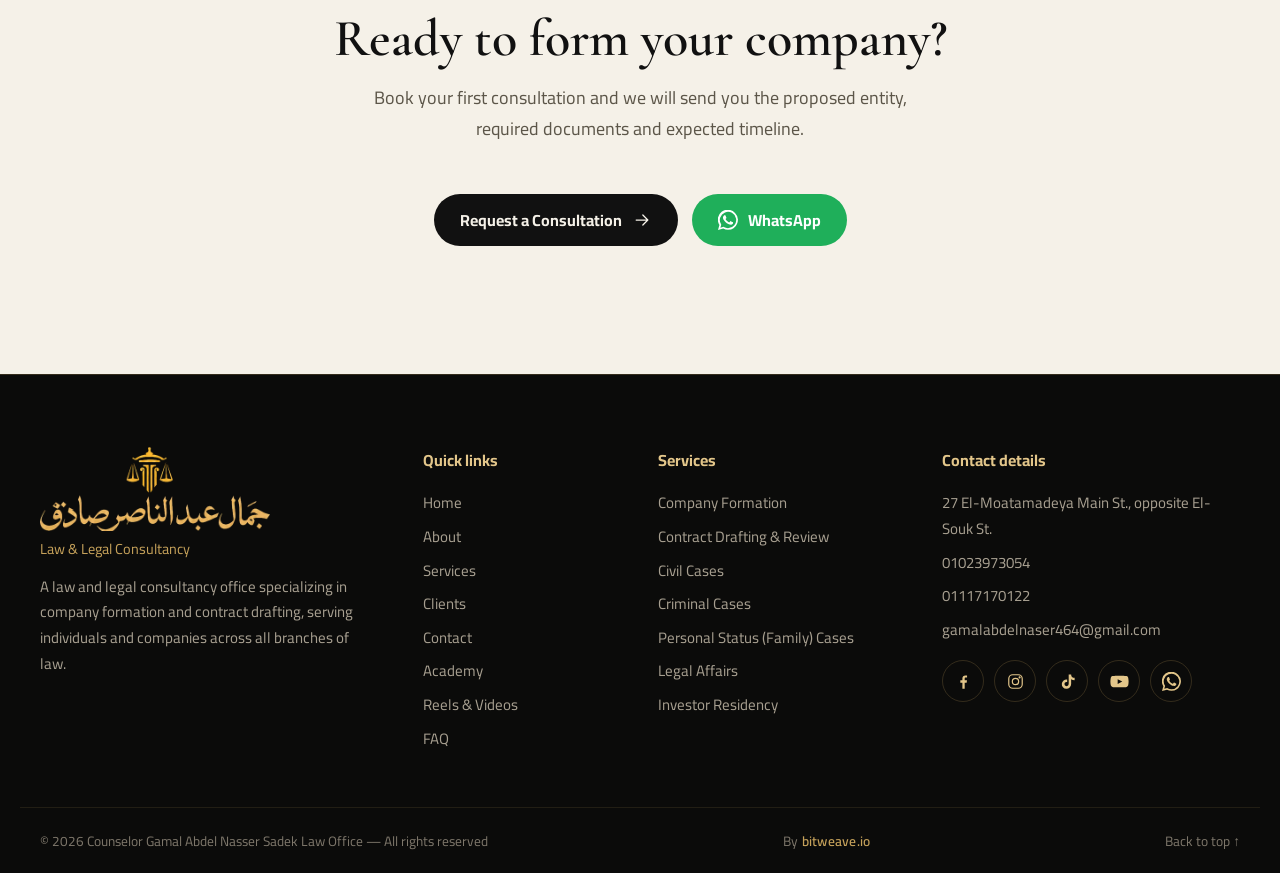
<file: en/company-formation/limited-liability-company/index.html>
<!doctype html>
<html lang="en" dir="ltr">
<head>
<meta charset="utf-8">
<meta name="viewport" content="width=device-width, initial-scale=1, viewport-fit=cover">
<title>LLC Formation in Egypt | Counselor Gamal Abdel Nasser Sadek</title>
<meta name="claude:viewport-fit-sides" content="cover">
<meta name="description" content="Forming a limited liability company in Egypt: number of partners, liability, management, memorandum, documents and Commercial Registry steps.">
<meta name="keywords" content="company formation Egypt, company registration Egypt, corporate lawyer Egypt, contract drafting, contract review, civil lawyer, family lawyer Egypt, investor residency Egypt, legal consultation"><meta name="author" content="Counselor Gamal Abdel Nasser Sadek Law Office">
<meta name="robots" content="index, follow, max-image-preview:large">
<meta name="theme-color" content="#111111">
<link rel="canonical" href="https://zezo584.github.io/gamal-sadek-law/en/company-formation/limited-liability-company/">
<link rel="alternate" hreflang="ar" href="https://zezo584.github.io/gamal-sadek-law/company-formation/limited-liability-company/">
<link rel="alternate" hreflang="en" href="https://zezo584.github.io/gamal-sadek-law/en/company-formation/limited-liability-company/">
<link rel="alternate" hreflang="x-default" href="https://zezo584.github.io/gamal-sadek-law/company-formation/limited-liability-company/">
<meta property="og:type" content="website">
<meta property="og:site_name" content="Counselor Gamal Abdel Nasser Sadek Law Office">
<meta property="og:title" content="LLC Formation in Egypt | Counselor Gamal Abdel Nasser Sadek">
<meta property="og:description" content="Forming a limited liability company in Egypt: number of partners, liability, management, memorandum, documents and Commercial Registry steps.">
<meta property="og:url" content="https://zezo584.github.io/gamal-sadek-law/en/company-formation/limited-liability-company/">
<meta property="og:image" content="https://zezo584.github.io/gamal-sadek-law/assets/img/og-image.jpg">
<meta property="og:image:width" content="1200">
<meta property="og:image:height" content="630">
<meta property="og:locale" content="en_US">
<meta property="og:locale:alternate" content="ar_EG">
<meta name="twitter:card" content="summary_large_image">
<meta name="twitter:title" content="LLC Formation in Egypt | Counselor Gamal Abdel Nasser Sadek">
<meta name="twitter:description" content="Forming a limited liability company in Egypt: number of partners, liability, management, memorandum, documents and Commercial Registry steps.">
<meta name="twitter:image" content="https://zezo584.github.io/gamal-sadek-law/assets/img/og-image.jpg">
<link rel="icon" type="image/png" sizes="32x32" href="../../../assets/img/icon-32.png">
<link rel="apple-touch-icon" href="../../../assets/img/icon-180.png">
<link rel="manifest" href="../../../site.webmanifest">
<script>document.documentElement.classList.add("js");setTimeout(function(){if(!window.__siteReady){document.documentElement.classList.remove("js")}},3500)</script>
<link rel="preconnect" href="https://fonts.googleapis.com">
<link rel="preconnect" href="https://fonts.gstatic.com" crossorigin>
<link rel="stylesheet" href="https://fonts.googleapis.com/css2?family=Amiri:wght@400;700&family=Cairo:wght@400;500;600;700&family=Cormorant+Garamond:wght@500;600;700&display=swap">
<link rel="stylesheet" href="../../../assets/css/style.css">
<script type="application/ld+json">{"@context": "https://schema.org", "@graph": [{"@type": ["LegalService", "Attorney"], "@id": "https://zezo584.github.io/gamal-sadek-law/#organization", "name": "Counselor Gamal Abdel Nasser Sadek Law Office", "alternateName": ["مكتب المستشار جمال عبدالناصر صادق", "Counselor Gamal Abdel Nasser Sadek Law Office"], "description": "Counselor Gamal Abdel Nasser Sadek Law Office: company formation and registration in Egypt, contract drafting and review, civil, criminal and family law, and investor residency. 7+ years of experience and 75+ companies formed.", "url": "https://zezo584.github.io/gamal-sadek-law/", "logo": "https://zezo584.github.io/gamal-sadek-law/assets/img/icon-512.png", "image": "https://zezo584.github.io/gamal-sadek-law/assets/img/og-image.jpg", "telephone": ["+201023973054", "+201117170122"], "email": "gamalabdelnaser464@gmail.com", "address": {"@type": "PostalAddress", "streetAddress": "27 El-Moatamadeya Main St., opposite El-Souk St.", "addressCountry": "EG"}, "areaServed": {"@type": "Country", "name": "Egypt"}, "founder": {"@id": "https://zezo584.github.io/gamal-sadek-law/#gamal"}, "employee": {"@id": "https://zezo584.github.io/gamal-sadek-law/#gamal"}, "sameAs": ["https://www.facebook.com/YourAdvisor2021", "https://www.instagram.com/gamalabdelnassersadeq/", "https://www.tiktok.com/@gamalabdelnassersadeq", "https://www.youtube.com/@gamalabdelnassersadeq"], "knowsLanguage": ["ar", "en"], "hasOfferCatalog": {"@type": "OfferCatalog", "name": "Services", "itemListElement": [{"@type": "Offer", "itemOffered": {"@type": "Service", "name": "Company Formation", "description": "Full legal service for incorporation, registration and every required procedure until your company starts operating."}}, {"@type": "Offer", "itemOffered": {"@type": "Service", "name": "Contract Drafting & Review", "description": "Drafting contracts and reviewing their terms to protect every party and reduce the risk of disputes."}}, {"@type": "Offer", "itemOffered": {"@type": "Service", "name": "Civil Cases", "description": "Legal consultation and representation in civil disputes."}}, {"@type": "Offer", "itemOffered": {"@type": "Service", "name": "Criminal Cases", "description": "Legal consultation and defense in criminal cases."}}, {"@type": "Offer", "itemOffered": {"@type": "Service", "name": "Personal Status (Family) Cases", "description": "Divorce, khul', alimony, custody, visitation and other family disputes — consultation and representation before family courts."}}, {"@type": "Offer", "itemOffered": {"@type": "Service", "name": "Legal Affairs", "description": "Ongoing legal support for individuals and companies, and follow-up of legal procedures."}}, {"@type": "Offer", "itemOffered": {"@type": "Service", "name": "Investor Residency", "description": "Obtaining and renewing investor residency for foreign partners in Egyptian companies, with full follow-up until issuance."}}]}, "contactPoint": {"@type": "ContactPoint", "telephone": "+201023973054", "contactType": "customer service", "availableLanguage": ["Arabic", "English"]}}, {"@type": "Person", "@id": "https://zezo584.github.io/gamal-sadek-law/#gamal", "name": "Gamal Abdel Nasser Sadek", "alternateName": ["Gamal Abdel Nasser Sadek", "جمال عبدالناصر صادق"], "jobTitle": "Lawyer & Legal Counselor", "image": "https://zezo584.github.io/gamal-sadek-law/assets/img/gamal-portrait.jpg", "worksFor": {"@id": "https://zezo584.github.io/gamal-sadek-law/#organization"}, "knowsAbout": ["Company formation", "Contract drafting", "Civil law", "Criminal law", "Family law"], "hasCredential": [{"@type": "EducationalOccupationalCredential", "name": "Diploma in Company Formation — Legal Hub"}, {"@type": "EducationalOccupationalCredential", "name": "Diploma in Company Formation & Contract Drafting — Legal Strategic"}], "sameAs": ["https://www.facebook.com/YourAdvisor2021", "https://www.instagram.com/gamalabdelnassersadeq/", "https://www.tiktok.com/@gamalabdelnassersadeq", "https://www.youtube.com/@gamalabdelnassersadeq"]}, {"@type": "WebSite", "@id": "https://zezo584.github.io/gamal-sadek-law/#website", "url": "https://zezo584.github.io/gamal-sadek-law/", "name": "Counselor Gamal Abdel Nasser Sadek Law Office", "inLanguage": ["ar", "en"], "publisher": {"@id": "https://zezo584.github.io/gamal-sadek-law/#organization"}}, {"@type": "Service", "name": "Limited Liability Company (LLC)", "serviceType": "Company formation", "description": "Forming a limited liability company in Egypt: number of partners, liability, management, memorandum, documents and Commercial Registry steps.", "provider": {"@id": "https://zezo584.github.io/gamal-sadek-law/#organization"}, "areaServed": "EG", "url": "https://zezo584.github.io/gamal-sadek-law/en/company-formation/limited-liability-company/"}, {"@type": "FAQPage", "mainEntity": [{"@type": "Question", "name": "What are the key clauses of an LLC memorandum?", "acceptedAnswer": {"@type": "Answer", "text": "Share allocation, manager powers, profit and loss distribution, and rules for share transfers and partner exits. Drafting them precisely prevents most later disputes."}}, {"@type": "Question", "name": "Can the manager be a non-partner?", "acceptedAnswer": {"@type": "Answer", "text": "Yes. A manager may be appointed from the partners or from outside, as the memorandum provides."}}, {"@type": "Question", "name": "Can a new partner join after formation?", "acceptedAnswer": {"@type": "Answer", "text": "Yes, through a share transfer or capital increase and an amendment of the memorandum. We handle the whole process."}}]}, {"@type": "BreadcrumbList", "itemListElement": [{"@type": "ListItem", "position": 1, "name": "Home", "item": "https://zezo584.github.io/gamal-sadek-law/en/"}, {"@type": "ListItem", "position": 2, "name": "Company Formation", "item": "https://zezo584.github.io/gamal-sadek-law/en/company-formation/"}, {"@type": "ListItem", "position": 3, "name": "Limited Liability Company (LLC)", "item": "https://zezo584.github.io/gamal-sadek-law/en/company-formation/limited-liability-company/"}]}]}</script>
</head>
<body class="page-type">
<a class="skip" href="#main">Skip to content</a>
<div class="progress" aria-hidden="true"><span></span></div>
<div class="loader" aria-hidden="true">
  <img src="../../../assets/img/mark-gold.webp" alt="" width="120" height="110">
  <span class="loader-line"><i></i></span>
</div>
<header class="site-header" id="top">
  <div class="wrap header-in">
    <a class="brand" href="../../../en/index.html" aria-label="Counselor Gamal Abdel Nasser Sadek Law Office">
      <img src="../../../assets/img/mark-gold.webp" alt="" width="44" height="40">
      <span class="brand-text"><b>Gamal Abdel Nasser Sadek</b><small>Law &amp; Legal Consultancy</small></span>
    </a>
    <nav class="nav" aria-label="Menu">
      <ul>
        <li><a href="../../../en/index.html#home" data-nav="home">Home</a></li>
        <li><a href="../../../en/index.html#about" data-nav="about">About</a></li>
        <li><a href="../../../en/index.html#services" data-nav="services">Services</a></li>
<li><a href="../../../en/company-formation/index.html" class="">Company Formation</a></li>        <li><a href="../../../en/index.html#clients" data-nav="clients">Clients</a></li>
        <li><a href="../../../en/index.html#contact" data-nav="contact">Contact</a></li>
      </ul>
    </nav>
    <div class="header-actions">
      <a class="lang" href="../../../company-formation/limited-liability-company/index.html" hreflang="ar" lang="ar" title="العربية">ع</a>
      <a class="btn btn-gold btn-sm header-cta" href="../../../en/index.html#contact" data-magnetic><span>Request a Consultation</span></a>
      <button class="burger" type="button" aria-expanded="false" aria-controls="drawer" aria-label="Menu"><i></i><i></i><i></i></button>
    </div>
  </div>
</header>
<div class="drawer" id="drawer" hidden>
  <nav aria-label="Menu">
    <a href="../../../en/index.html#home" style="--i:1">Home</a>
    <a href="../../../en/index.html#about" style="--i:2">About</a>
    <a href="../../../en/index.html#services" style="--i:3">Services</a>
<a href="../../../en/company-formation/index.html" style="--i:3">Company Formation</a>    <a href="../../../en/index.html#clients" style="--i:4">Clients</a>
    <a href="../../../en/index.html#contact" style="--i:5">Contact</a>
<a class="sub" href="../../../en/index.html#academy">Academy</a><a class="sub" href="../../../en/index.html#media">Reels &amp; Videos</a><a class="sub" href="../../../en/index.html#faq">FAQ</a>  </nav>
  <a class="btn btn-gold" href="../../../en/index.html#contact">Request a Consultation</a>
  <a class="drawer-lang" href="../../../company-formation/limited-liability-company/index.html" lang="ar">العربية</a>
</div>
<main id="main">
<section class="hero hero-sub" aria-labelledby="ty-title">
  <canvas class="hero-dust" aria-hidden="true"></canvas>
  <img class="hero-watermark" src="../../../assets/img/mark-gold.webp" alt="" aria-hidden="true" width="360" height="330">
  <div class="wrap">
    <nav class="crumbs" aria-label="breadcrumb">
      <a href="../../../en/index.html">Home</a><span aria-hidden="true">/</span>
      <a href="../../../en/company-formation/index.html">Company Formation</a><span aria-hidden="true">/</span>
      <span aria-current="page">Limited Liability Company (LLC)</span>
    </nav>
    <div class="hero-grid sub-grid">
      <div class="hero-copy">
        <p class="eyebrow" data-reveal><span class="rule"></span>Company Formation · The most common form for partnerships</p>
        <h1 id="ty-title" class="hero-title"><span class="line" data-split>Limited Liability Company (LLC)</span></h1>
        <p class="hero-lead" data-reveal style="--d:.35s">The best fit for most small and medium partnerships: two to fifty partners, each liable up to their share of the capital, with flexible management and profit distribution.</p>
        <div class="hero-actions" data-reveal style="--d:.5s">
          <a class="btn btn-gold" href="../../../en/index.html#contact" data-magnetic><span>Request a Consultation</span><svg viewBox="0 0 24 24" fill="none" stroke="currentColor" stroke-width="1.5" stroke-linecap="round" stroke-linejoin="round" aria-hidden="true" class="ico-arrow"><path d="M5 12h14M13 6l6 6-6 6"/></svg></a>
          <a class="btn btn-ghost" href="https://wa.me/201023973054?text=Start%20forming%20a%20Limited%20Liability%20Company%20%28LLC%29" target="_blank" rel="noopener"><svg viewBox="0 0 24 24" aria-hidden="true"><path fill="currentColor" d="M17.5 14.4c-.3-.1-1.8-.9-2-1-.3-.1-.5-.1-.7.1-.2.3-.8 1-.9 1.2-.2.2-.3.2-.6.1-.3-.1-1.3-.5-2.4-1.5-.9-.8-1.5-1.8-1.7-2.1-.2-.3 0-.5.1-.6l.4-.5c.2-.2.2-.3.3-.5.1-.2 0-.4 0-.5l-.9-2.2c-.2-.6-.5-.5-.7-.5h-.6c-.2 0-.5.1-.8.4-.3.3-1 1-1 2.5s1.1 2.9 1.2 3.1c.1.2 2.1 3.2 5.1 4.5.7.3 1.3.5 1.7.6.7.2 1.4.2 1.9.1.6-.1 1.8-.7 2-1.4.2-.7.2-1.3.2-1.4-.1-.2-.3-.3-.6-.4zM12 21.8c-1.8 0-3.5-.5-5-1.4l-.4-.2-3.7 1 1-3.6-.2-.4A9.8 9.8 0 1 1 12 21.8zm8.4-18.2A11.8 11.8 0 0 0 1.7 17.9L0 24l6.3-1.7a11.8 11.8 0 0 0 5.7 1.4A11.8 11.8 0 0 0 20.4 3.6z"/></svg><span>WhatsApp</span></a>
        </div>
      </div>
      <div class="facts glass" data-reveal="zoom">
        <h2>At a glance</h2>
        <dl>
<div><dt>Partners</dt><dd>2 to 50 partners</dd></div><div><dt>Liability</dt><dd>Up to each partner&#39;s share</dd></div><div><dt>Management</dt><dd>One or more managers, partners or not</dd></div><div><dt>Shares</dt><dd>Not offered for public subscription</dd></div>        </dl>
      </div>
    </div>
  </div>
</section>
<section class="sec sec-ivory" aria-label="Limited Liability Company (LLC)">
  <div class="wrap ty-cols">
    <div class="ty-box" data-reveal>
      <h2 class="h3">Suits</h2>
      <ul class="checklist"><li>Two or more partners starting a joint business</li><li>Family businesses</li><li>Medium-sized trading and service businesses</li></ul>
    </div>
    <div class="ty-box" data-reveal style="--d:.1s">
      <h2 class="h3">Advantages</h2>
      <ul class="ticks ticks-light"><li>Protects partners&#39; personal assets</li><li>Flexible management and profit-sharing through the memorandum</li><li>Simpler procedures than a joint stock company</li></ul>
      <h2 class="h3">Keep in mind</h2>
      <ul class="ticks ticks-light warn"><li>Shares cannot be offered to the public</li><li>Share transfers are restricted and partners have pre-emption rights</li></ul>
    </div>
  </div>
</section>
<section class="sec sec-dark" aria-labelledby="ty-steps">
  <div class="wrap">
    <h2 id="ty-steps" class="h2" data-split>Formation steps with us</h2>
    <ol class="steps steps-dark" data-steps style="margin-top:48px">
      <li data-reveal style="--d:0.0s"><span class="step-n">1</span><h3>First consultation</h3><p>We understand your plan and set out requirements and timeline.</p></li>
      <li data-reveal style="--d:0.08s"><span class="step-n">2</span><h3>Choosing the entity</h3><p>We compare legal forms and recommend the best fit.</p></li>
      <li data-reveal style="--d:0.16s"><span class="step-n">3</span><h3>Trade name</h3><p>We check the proposed name and follow its approval.</p></li>
      <li data-reveal style="--d:0.24s"><span class="step-n">4</span><h3>Memorandum</h3><p>We draft the founding contract to protect every partner.</p></li>
      <li data-reveal style="--d:0.32s"><span class="step-n">5</span><h3>Registration</h3><p>Commercial Registry entry and tax registration.</p></li>
      <li data-reveal style="--d:0.4s"><span class="step-n">6</span><h3>After formation</h3><p>Contracts, amendments, investor residency and ongoing support.</p></li>
    </ol>
  </div>
</section>
<section class="sec sec-ivory2" aria-labelledby="ty-faq">
  <div class="wrap faq-wrap">
    <div class="faq-side">
      <h2 id="ty-faq" class="h2" data-split>Questions about Limited Liability Company (LLC)</h2>
      <p class="note dark" data-reveal>Requirements vary by entity and activity; we send the exact list for your case after the first consultation.</p>
    </div>
    <div class="faq faq-light">
      <details data-reveal style="--d:0.0s" open>
        <summary><h3>What are the key clauses of an LLC memorandum?</h3><span class="plus" aria-hidden="true"></span></summary>
        <div class="ans"><p>Share allocation, manager powers, profit and loss distribution, and rules for share transfers and partner exits. Drafting them precisely prevents most later disputes.</p></div>
      </details>
      <details data-reveal style="--d:0.05s" >
        <summary><h3>Can the manager be a non-partner?</h3><span class="plus" aria-hidden="true"></span></summary>
        <div class="ans"><p>Yes. A manager may be appointed from the partners or from outside, as the memorandum provides.</p></div>
      </details>
      <details data-reveal style="--d:0.1s" >
        <summary><h3>Can a new partner join after formation?</h3><span class="plus" aria-hidden="true"></span></summary>
        <div class="ans"><p>Yes, through a share transfer or capital increase and an amendment of the memorandum. We handle the whole process.</p></div>
      </details>
    </div>
  </div>
</section>
<section class="sec sec-dark" aria-labelledby="ty-others">
  <div class="wrap">
    <h2 id="ty-others" class="h2" data-split>Other company forms</h2>
    <ul class="types types-dark" style="margin-top:40px">
      <li data-reveal style="--d:0.0s" data-spot><a class="type-link" href="../../../en/company-formation/single-person-company/index.html"><span class="type-col" aria-hidden="true"></span><h3>Single-Person Company</h3><p>One founder, limited liability</p><span class="link-arrow">Learn more<svg viewBox="0 0 24 24" fill="none" stroke="currentColor" stroke-width="1.5" stroke-linecap="round" stroke-linejoin="round" aria-hidden="true" class="ico-arrow"><path d="M5 12h14M13 6l6 6-6 6"/></svg></span></a></li>
      <li data-reveal style="--d:0.08s" data-spot><a class="type-link" href="../../../en/company-formation/joint-stock-company/index.html"><span class="type-col" aria-hidden="true"></span><h3>Joint Stock Company</h3><p>For larger ventures and capital</p><span class="link-arrow">Learn more<svg viewBox="0 0 24 24" fill="none" stroke="currentColor" stroke-width="1.5" stroke-linecap="round" stroke-linejoin="round" aria-hidden="true" class="ico-arrow"><path d="M5 12h14M13 6l6 6-6 6"/></svg></span></a></li>
      <li data-reveal style="--d:0.16s" data-spot><a class="type-link" href="../../../en/company-formation/partnerships/index.html"><span class="type-col" aria-hidden="true"></span><h3>Partnerships (General &amp; Limited)</h3><p>Built on personal trust</p><span class="link-arrow">Learn more<svg viewBox="0 0 24 24" fill="none" stroke="currentColor" stroke-width="1.5" stroke-linecap="round" stroke-linejoin="round" aria-hidden="true" class="ico-arrow"><path d="M5 12h14M13 6l6 6-6 6"/></svg></span></a></li>
      <li data-reveal data-spot><a class="type-link" href="../../../en/company-formation/index.html"><span class="type-col" aria-hidden="true"></span><h3>Company Formation</h3><p>Why form your company with us?</p><span class="link-arrow">Learn more<svg viewBox="0 0 24 24" fill="none" stroke="currentColor" stroke-width="1.5" stroke-linecap="round" stroke-linejoin="round" aria-hidden="true" class="ico-arrow"><path d="M5 12h14M13 6l6 6-6 6"/></svg></span></a></li>
    </ul>
  </div>
</section>
<section class="sec sec-ivory cta-band" aria-labelledby="cta-title">
  <div class="wrap cta-in" data-reveal>
    <img src="../../../assets/img/mark-gold.webp" alt="" width="90" height="82" aria-hidden="true">
    <h2 id="cta-title" class="h2">Ready to form your company?</h2>
    <p class="lead">Book your first consultation and we will send you the proposed entity, required documents and expected timeline.</p>
    <div class="hero-actions center">
      <a class="btn btn-dark" href="../../../en/index.html#contact"><span>Request a Consultation</span><svg viewBox="0 0 24 24" fill="none" stroke="currentColor" stroke-width="1.5" stroke-linecap="round" stroke-linejoin="round" aria-hidden="true" class="ico-arrow"><path d="M5 12h14M13 6l6 6-6 6"/></svg></a>
      <a class="btn btn-wa" href="https://wa.me/201023973054?text=Start%20forming%20a%20Limited%20Liability%20Company%20%28LLC%29" target="_blank" rel="noopener"><svg viewBox="0 0 24 24" aria-hidden="true"><path fill="currentColor" d="M17.5 14.4c-.3-.1-1.8-.9-2-1-.3-.1-.5-.1-.7.1-.2.3-.8 1-.9 1.2-.2.2-.3.2-.6.1-.3-.1-1.3-.5-2.4-1.5-.9-.8-1.5-1.8-1.7-2.1-.2-.3 0-.5.1-.6l.4-.5c.2-.2.2-.3.3-.5.1-.2 0-.4 0-.5l-.9-2.2c-.2-.6-.5-.5-.7-.5h-.6c-.2 0-.5.1-.8.4-.3.3-1 1-1 2.5s1.1 2.9 1.2 3.1c.1.2 2.1 3.2 5.1 4.5.7.3 1.3.5 1.7.6.7.2 1.4.2 1.9.1.6-.1 1.8-.7 2-1.4.2-.7.2-1.3.2-1.4-.1-.2-.3-.3-.6-.4zM12 21.8c-1.8 0-3.5-.5-5-1.4l-.4-.2-3.7 1 1-3.6-.2-.4A9.8 9.8 0 1 1 12 21.8zm8.4-18.2A11.8 11.8 0 0 0 1.7 17.9L0 24l6.3-1.7a11.8 11.8 0 0 0 5.7 1.4A11.8 11.8 0 0 0 20.4 3.6z"/></svg><span>WhatsApp</span></a>
    </div>
  </div>
</section>
</main>
<footer class="site-footer">
  <div class="wrap footer-grid">
    <div class="f-brand">
      <img src="../../../assets/img/wordmark.webp" alt="Counselor Gamal Abdel Nasser Sadek Law Office" width="260" height="95" loading="lazy">
      <p class="f-tag">Law &amp; Legal Consultancy</p>
      <p>A law and legal consultancy office specializing in company formation and contract drafting, serving individuals and companies across all branches of law.</p>
    </div>
    <div>
      <h3>Quick links</h3>
      <ul>
<li><a href="../../../en/index.html#home">Home</a></li><li><a href="../../../en/index.html#about">About</a></li><li><a href="../../../en/index.html#services">Services</a></li><li><a href="../../../en/index.html#clients">Clients</a></li><li><a href="../../../en/index.html#contact">Contact</a></li><li><a href="../../../en/index.html#academy">Academy</a></li><li><a href="../../../en/index.html#media">Reels &amp; Videos</a></li><li><a href="../../../en/index.html#faq">FAQ</a></li>      </ul>
    </div>
    <div>
      <h3>Services</h3>
      <ul>
<li><a href="../../../en/company-formation/index.html">Company Formation</a></li><li><a href="../../../en/index.html#services">Contract Drafting &amp; Review</a></li><li><a href="../../../en/index.html#services">Civil Cases</a></li><li><a href="../../../en/index.html#services">Criminal Cases</a></li><li><a href="../../../en/index.html#services">Personal Status (Family) Cases</a></li><li><a href="../../../en/index.html#services">Legal Affairs</a></li><li><a href="../../../en/index.html#services">Investor Residency</a></li>      </ul>
    </div>
    <div>
      <h3>Contact details</h3>
      <ul class="f-contact">
        <li>27 El-Moatamadeya Main St., opposite El-Souk St.</li>
        <li><a href="tel:+201023973054" dir="ltr">01023973054</a></li>
        <li><a href="tel:+201117170122" dir="ltr">01117170122</a></li>
        <li><a href="mailto:gamalabdelnaser464@gmail.com">gamalabdelnaser464@gmail.com</a></li>
      </ul>
      <div class="socials"><a href="https://www.facebook.com/YourAdvisor2021" target="_blank" rel="noopener me" aria-label="Facebook"><svg viewBox="0 0 24 24" aria-hidden="true"><path fill="currentColor" d="M13.5 21v-7.5H16l.4-3h-2.9V8.6c0-.9.3-1.5 1.5-1.5h1.5V4.4a20 20 0 0 0-2.2-.1c-2.2 0-3.7 1.3-3.7 3.8v2.4H8v3h2.6V21z"/></svg></a>
<a href="https://www.instagram.com/gamalabdelnassersadeq/" target="_blank" rel="noopener me" aria-label="Instagram"><svg viewBox="0 0 24 24" fill="none" stroke="currentColor" stroke-width="1.5" stroke-linecap="round" stroke-linejoin="round" aria-hidden="true" ><rect x="3.5" y="3.5" width="17" height="17" rx="5"/><circle cx="12" cy="12" r="4"/><circle cx="17.2" cy="6.8" r=".6" fill="currentColor"/></svg></a>
<a href="https://www.tiktok.com/@gamalabdelnassersadeq" target="_blank" rel="noopener me" aria-label="TikTok"><svg viewBox="0 0 24 24" aria-hidden="true"><path fill="currentColor" d="M16.6 3h-3.1v12.3a2.7 2.7 0 1 1-2.7-2.7c.3 0 .6 0 .8.1V9.5a5.9 5.9 0 1 0 5 5.8V9.1a7.6 7.6 0 0 0 4.4 1.4V7.4a4.4 4.4 0 0 1-4.4-4.4z"/></svg></a>
<a href="https://www.youtube.com/@gamalabdelnassersadeq" target="_blank" rel="noopener me" aria-label="YouTube"><svg viewBox="0 0 24 24" aria-hidden="true"><path fill="currentColor" d="M23 7.2a3 3 0 0 0-2.1-2.1C19 4.6 12 4.6 12 4.6s-7 0-8.9.5A3 3 0 0 0 1 7.2 31 31 0 0 0 .5 12a31 31 0 0 0 .5 4.8 3 3 0 0 0 2.1 2.1c1.9.5 8.9.5 8.9.5s7 0 8.9-.5a3 3 0 0 0 2.1-2.1 31 31 0 0 0 .5-4.8 31 31 0 0 0-.5-4.8zM9.7 15V9l5.8 3z"/></svg></a>
<a href="https://wa.me/201023973054" target="_blank" rel="noopener" aria-label="WhatsApp"><svg viewBox="0 0 24 24" aria-hidden="true"><path fill="currentColor" d="M17.5 14.4c-.3-.1-1.8-.9-2-1-.3-.1-.5-.1-.7.1-.2.3-.8 1-.9 1.2-.2.2-.3.2-.6.1-.3-.1-1.3-.5-2.4-1.5-.9-.8-1.5-1.8-1.7-2.1-.2-.3 0-.5.1-.6l.4-.5c.2-.2.2-.3.3-.5.1-.2 0-.4 0-.5l-.9-2.2c-.2-.6-.5-.5-.7-.5h-.6c-.2 0-.5.1-.8.4-.3.3-1 1-1 2.5s1.1 2.9 1.2 3.1c.1.2 2.1 3.2 5.1 4.5.7.3 1.3.5 1.7.6.7.2 1.4.2 1.9.1.6-.1 1.8-.7 2-1.4.2-.7.2-1.3.2-1.4-.1-.2-.3-.3-.6-.4zM12 21.8c-1.8 0-3.5-.5-5-1.4l-.4-.2-3.7 1 1-3.6-.2-.4A9.8 9.8 0 1 1 12 21.8zm8.4-18.2A11.8 11.8 0 0 0 1.7 17.9L0 24l6.3-1.7a11.8 11.8 0 0 0 5.7 1.4A11.8 11.8 0 0 0 20.4 3.6z"/></svg></a></div>
    </div>
  </div>
  <div class="wrap f-bottom">
    <span>© <span data-year>2026</span> Counselor Gamal Abdel Nasser Sadek Law Office — All rights reserved</span>
    <a class="credit" href="https://bitweave.io" target="_blank" rel="noopener" dir="ltr">By <b>bitweave.io</b></a>
    <a href="#top" class="to-top">Back to top ↑</a>
  </div>
</footer>
<a class="wa-float" href="https://wa.me/201023973054" target="_blank" rel="noopener" aria-label="Chat on WhatsApp">
  <svg viewBox="0 0 24 24" aria-hidden="true"><path fill="currentColor" d="M17.5 14.4c-.3-.1-1.8-.9-2-1-.3-.1-.5-.1-.7.1-.2.3-.8 1-.9 1.2-.2.2-.3.2-.6.1-.3-.1-1.3-.5-2.4-1.5-.9-.8-1.5-1.8-1.7-2.1-.2-.3 0-.5.1-.6l.4-.5c.2-.2.2-.3.3-.5.1-.2 0-.4 0-.5l-.9-2.2c-.2-.6-.5-.5-.7-.5h-.6c-.2 0-.5.1-.8.4-.3.3-1 1-1 2.5s1.1 2.9 1.2 3.1c.1.2 2.1 3.2 5.1 4.5.7.3 1.3.5 1.7.6.7.2 1.4.2 1.9.1.6-.1 1.8-.7 2-1.4.2-.7.2-1.3.2-1.4-.1-.2-.3-.3-.6-.4zM12 21.8c-1.8 0-3.5-.5-5-1.4l-.4-.2-3.7 1 1-3.6-.2-.4A9.8 9.8 0 1 1 12 21.8zm8.4-18.2A11.8 11.8 0 0 0 1.7 17.9L0 24l6.3-1.7a11.8 11.8 0 0 0 5.7 1.4A11.8 11.8 0 0 0 20.4 3.6z"/></svg><span>Chat on WhatsApp</span>
</a>
<a class="mobile-cta" href="../../../en/index.html#contact">Request a Consultation</a>
<script>window.I18N = {"lang": "en", "dir": "ltr", "media": {"eyebrow": "Reels & Videos", "h2": "The law, simply explained", "lead": "Short clips from the Counselor's channels explaining your rights, company formation and common cases. Swipe to browse, tap to watch.", "reel": "Reel", "play": "Watch", "drag": "Drag", "follow": "More on", "yt_h": "The Counselor's YouTube channel", "yt_p": "Longer episodes explaining the law and legal procedures for individuals and businesses, step by step.", "yt_btn": "Subscribe", "yt_play": "Play latest videos", "prev": "Previous", "next": "Next"}, "contact": {"f_name": "Full name", "f_phone": "Phone / WhatsApp", "f_email": "Email (optional)", "f_type": "You are", "f_type_opts": ["An individual", "A company", "A lawyer (Academy)"], "f_service": "Service", "f_service_ph": "Choose a service", "f_city": "City", "f_pref": "Preferred contact", "f_pref_opts": ["WhatsApp", "Phone call", "Office visit"], "f_msg": "Consultation details", "f_msg_ph": "Briefly describe your matter or the type of company you want to form…", "f_submit": "Send via WhatsApp", "f_note": "The button opens WhatsApp with a ready message containing your details; it is sent only after you confirm.", "f_ok": "Your WhatsApp message is ready. If the app did not open, use this link:", "f_ok_link": "Open WhatsApp", "f_err_name": "Please enter your name.", "f_err_phone": "Please enter a valid phone number.", "f_err_service": "Please choose a service.", "f_err_msg": "Please describe your matter briefly.", "wa_title": "Legal consultation request — from the website", "wa_labels": {"name": "Name", "phone": "Phone", "email": "Email", "type": "Client", "service": "Service", "city": "City", "pref": "Preferred contact", "msg": "Details"}, "wa_l": "WhatsApp", "copied": "Copied"}};</script>
<script src="../../../assets/js/config.js"></script>
<script src="../../../assets/js/main.js" defer></script>
</body>
</html>
</file>
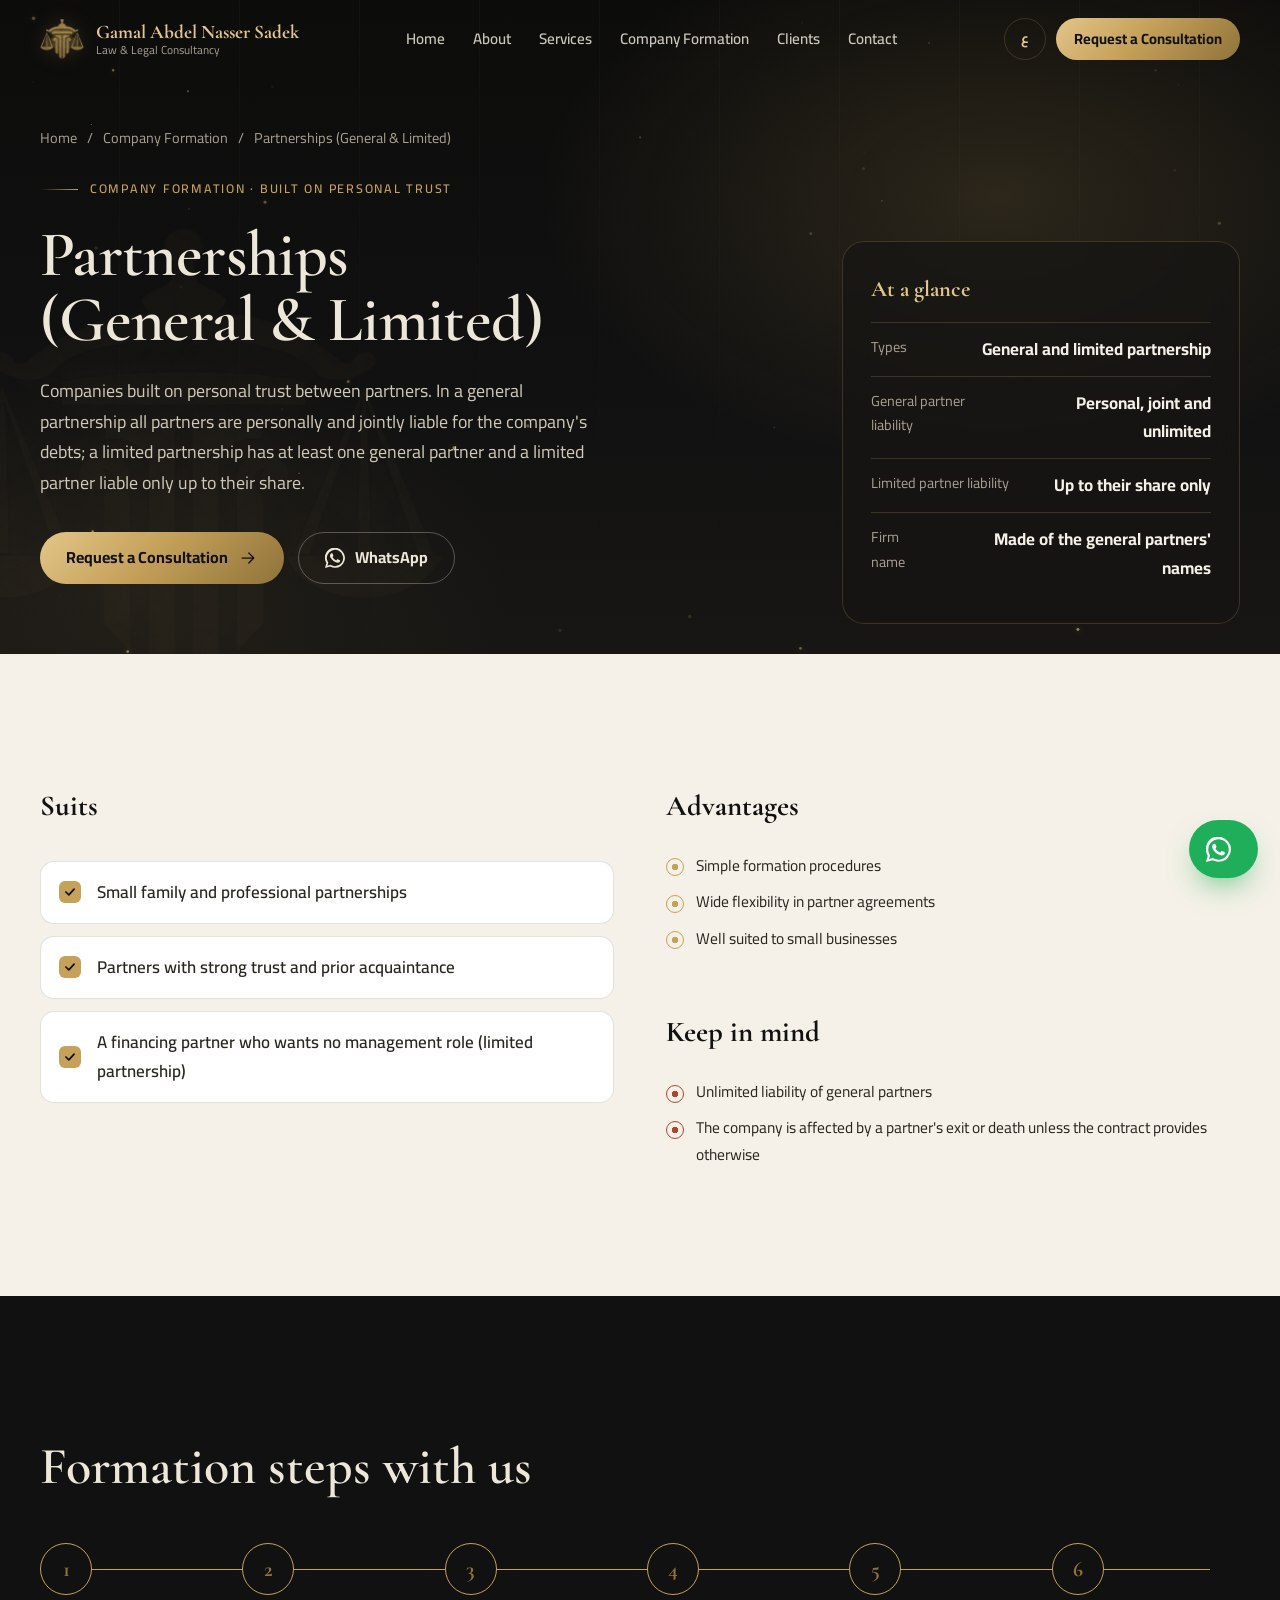
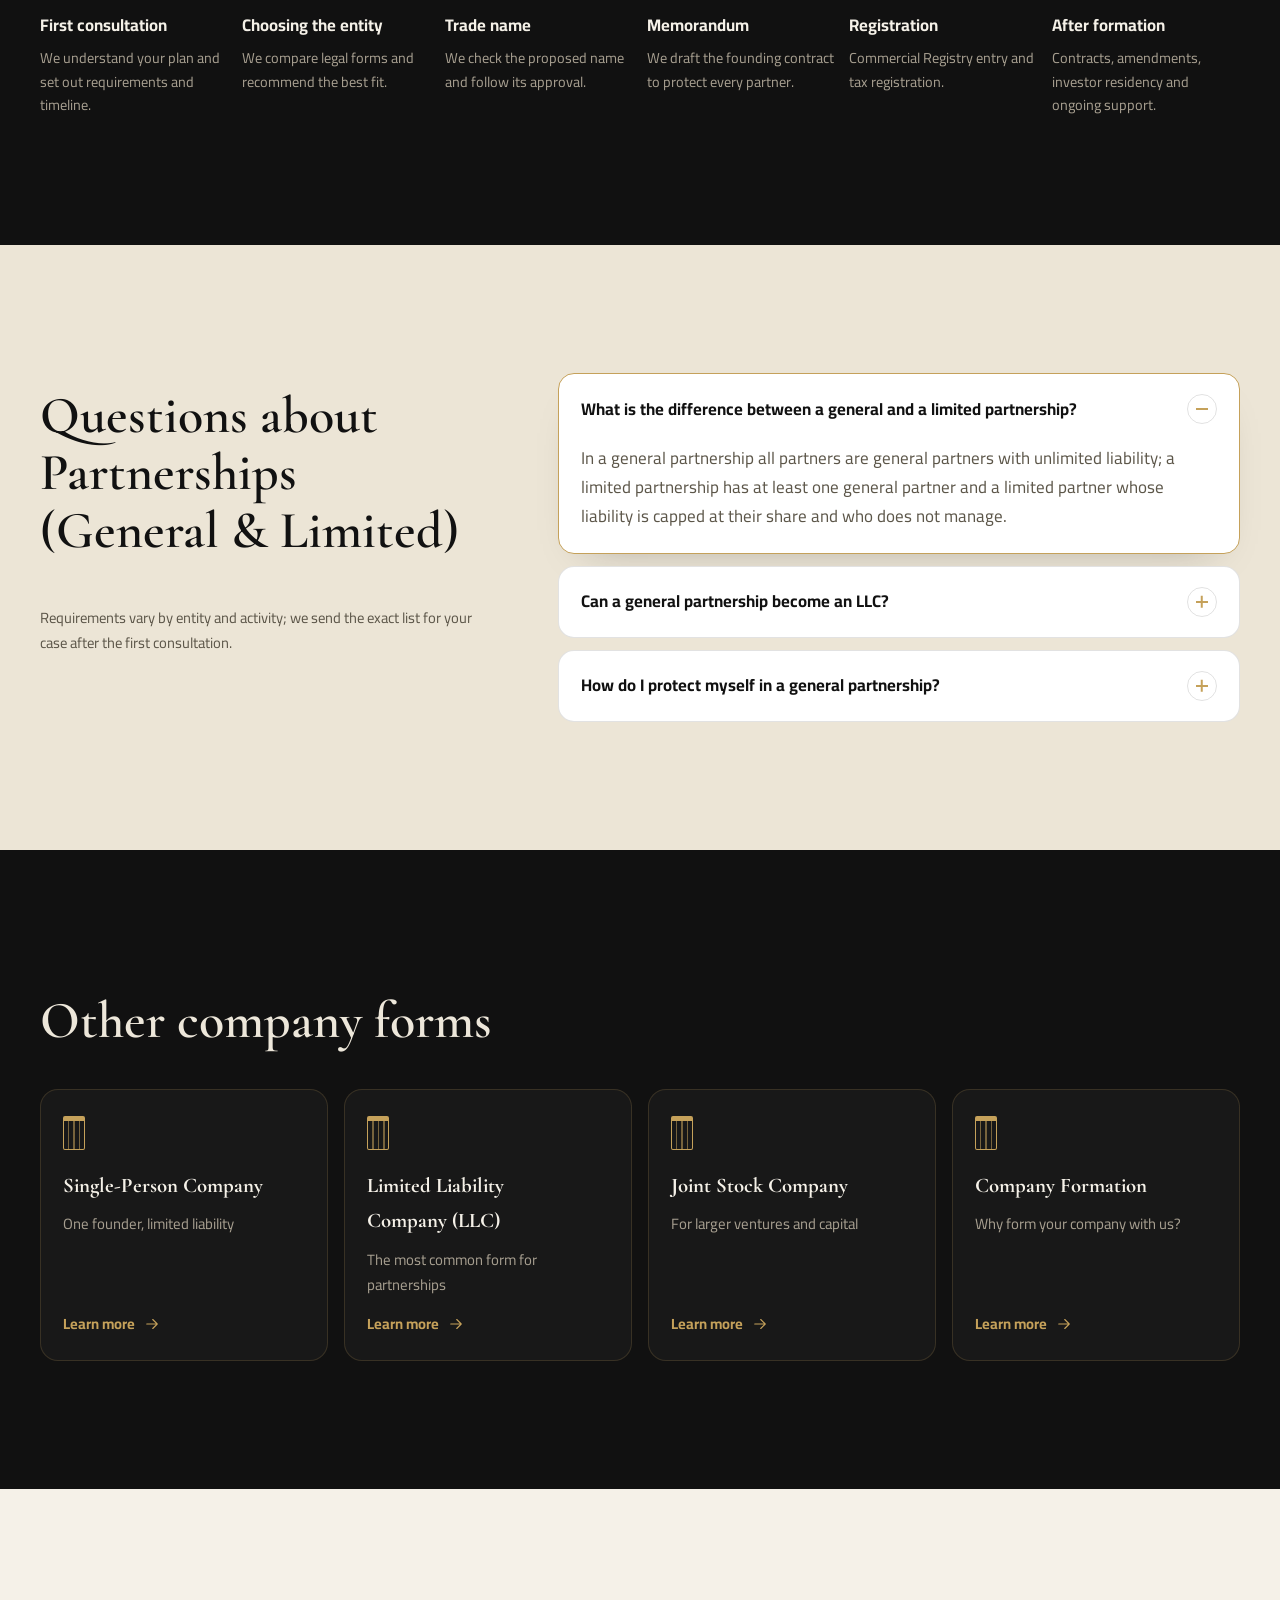
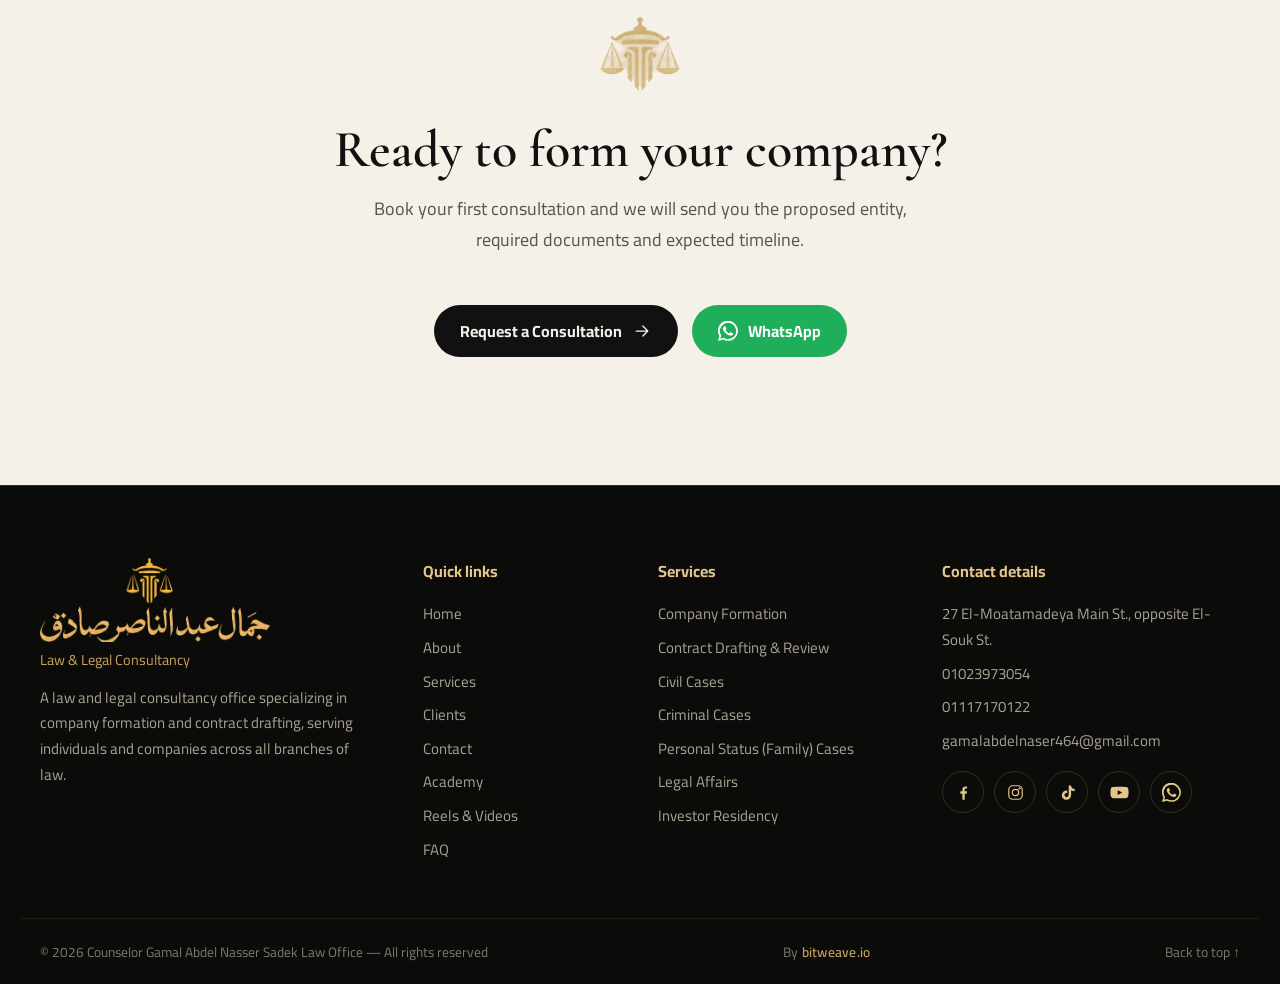
<file: en/company-formation/partnerships/index.html>
<!doctype html>
<html lang="en" dir="ltr">
<head>
<meta charset="utf-8">
<meta name="viewport" content="width=device-width, initial-scale=1, viewport-fit=cover">
<title>General &amp; Limited Partnership Formation in Egypt | Gamal Abdel Nasser Sadek</title>
<meta name="claude:viewport-fit-sides" content="cover">
<meta name="description" content="Forming partnerships in Egypt: general and limited partnerships, partner liability, firm name, contract and registration steps.">
<meta name="keywords" content="company formation Egypt, company registration Egypt, corporate lawyer Egypt, contract drafting, contract review, civil lawyer, family lawyer Egypt, investor residency Egypt, legal consultation"><meta name="author" content="Counselor Gamal Abdel Nasser Sadek Law Office">
<meta name="robots" content="index, follow, max-image-preview:large">
<meta name="theme-color" content="#111111">
<link rel="canonical" href="https://zezo584.github.io/gamal-sadek-law/en/company-formation/partnerships/">
<link rel="alternate" hreflang="ar" href="https://zezo584.github.io/gamal-sadek-law/company-formation/partnerships/">
<link rel="alternate" hreflang="en" href="https://zezo584.github.io/gamal-sadek-law/en/company-formation/partnerships/">
<link rel="alternate" hreflang="x-default" href="https://zezo584.github.io/gamal-sadek-law/company-formation/partnerships/">
<meta property="og:type" content="website">
<meta property="og:site_name" content="Counselor Gamal Abdel Nasser Sadek Law Office">
<meta property="og:title" content="General &amp; Limited Partnership Formation in Egypt | Gamal Abdel Nasser Sadek">
<meta property="og:description" content="Forming partnerships in Egypt: general and limited partnerships, partner liability, firm name, contract and registration steps.">
<meta property="og:url" content="https://zezo584.github.io/gamal-sadek-law/en/company-formation/partnerships/">
<meta property="og:image" content="https://zezo584.github.io/gamal-sadek-law/assets/img/og-image.jpg">
<meta property="og:image:width" content="1200">
<meta property="og:image:height" content="630">
<meta property="og:locale" content="en_US">
<meta property="og:locale:alternate" content="ar_EG">
<meta name="twitter:card" content="summary_large_image">
<meta name="twitter:title" content="General &amp; Limited Partnership Formation in Egypt | Gamal Abdel Nasser Sadek">
<meta name="twitter:description" content="Forming partnerships in Egypt: general and limited partnerships, partner liability, firm name, contract and registration steps.">
<meta name="twitter:image" content="https://zezo584.github.io/gamal-sadek-law/assets/img/og-image.jpg">
<link rel="icon" type="image/png" sizes="32x32" href="../../../assets/img/icon-32.png">
<link rel="apple-touch-icon" href="../../../assets/img/icon-180.png">
<link rel="manifest" href="../../../site.webmanifest">
<script>document.documentElement.classList.add("js");setTimeout(function(){if(!window.__siteReady){document.documentElement.classList.remove("js")}},3500)</script>
<link rel="preconnect" href="https://fonts.googleapis.com">
<link rel="preconnect" href="https://fonts.gstatic.com" crossorigin>
<link rel="stylesheet" href="https://fonts.googleapis.com/css2?family=Amiri:wght@400;700&family=Cairo:wght@400;500;600;700&family=Cormorant+Garamond:wght@500;600;700&display=swap">
<link rel="stylesheet" href="../../../assets/css/style.css">
<script type="application/ld+json">{"@context": "https://schema.org", "@graph": [{"@type": ["LegalService", "Attorney"], "@id": "https://zezo584.github.io/gamal-sadek-law/#organization", "name": "Counselor Gamal Abdel Nasser Sadek Law Office", "alternateName": ["مكتب المستشار جمال عبدالناصر صادق", "Counselor Gamal Abdel Nasser Sadek Law Office"], "description": "Counselor Gamal Abdel Nasser Sadek Law Office: company formation and registration in Egypt, contract drafting and review, civil, criminal and family law, and investor residency. 7+ years of experience and 75+ companies formed.", "url": "https://zezo584.github.io/gamal-sadek-law/", "logo": "https://zezo584.github.io/gamal-sadek-law/assets/img/icon-512.png", "image": "https://zezo584.github.io/gamal-sadek-law/assets/img/og-image.jpg", "telephone": ["+201023973054", "+201117170122"], "email": "gamalabdelnaser464@gmail.com", "address": {"@type": "PostalAddress", "streetAddress": "27 El-Moatamadeya Main St., opposite El-Souk St.", "addressCountry": "EG"}, "areaServed": {"@type": "Country", "name": "Egypt"}, "founder": {"@id": "https://zezo584.github.io/gamal-sadek-law/#gamal"}, "employee": {"@id": "https://zezo584.github.io/gamal-sadek-law/#gamal"}, "sameAs": ["https://www.facebook.com/YourAdvisor2021", "https://www.instagram.com/gamalabdelnassersadeq/", "https://www.tiktok.com/@gamalabdelnassersadeq", "https://www.youtube.com/@gamalabdelnassersadeq"], "knowsLanguage": ["ar", "en"], "hasOfferCatalog": {"@type": "OfferCatalog", "name": "Services", "itemListElement": [{"@type": "Offer", "itemOffered": {"@type": "Service", "name": "Company Formation", "description": "Full legal service for incorporation, registration and every required procedure until your company starts operating."}}, {"@type": "Offer", "itemOffered": {"@type": "Service", "name": "Contract Drafting & Review", "description": "Drafting contracts and reviewing their terms to protect every party and reduce the risk of disputes."}}, {"@type": "Offer", "itemOffered": {"@type": "Service", "name": "Civil Cases", "description": "Legal consultation and representation in civil disputes."}}, {"@type": "Offer", "itemOffered": {"@type": "Service", "name": "Criminal Cases", "description": "Legal consultation and defense in criminal cases."}}, {"@type": "Offer", "itemOffered": {"@type": "Service", "name": "Personal Status (Family) Cases", "description": "Divorce, khul', alimony, custody, visitation and other family disputes — consultation and representation before family courts."}}, {"@type": "Offer", "itemOffered": {"@type": "Service", "name": "Legal Affairs", "description": "Ongoing legal support for individuals and companies, and follow-up of legal procedures."}}, {"@type": "Offer", "itemOffered": {"@type": "Service", "name": "Investor Residency", "description": "Obtaining and renewing investor residency for foreign partners in Egyptian companies, with full follow-up until issuance."}}]}, "contactPoint": {"@type": "ContactPoint", "telephone": "+201023973054", "contactType": "customer service", "availableLanguage": ["Arabic", "English"]}}, {"@type": "Person", "@id": "https://zezo584.github.io/gamal-sadek-law/#gamal", "name": "Gamal Abdel Nasser Sadek", "alternateName": ["Gamal Abdel Nasser Sadek", "جمال عبدالناصر صادق"], "jobTitle": "Lawyer & Legal Counselor", "image": "https://zezo584.github.io/gamal-sadek-law/assets/img/gamal-portrait.jpg", "worksFor": {"@id": "https://zezo584.github.io/gamal-sadek-law/#organization"}, "knowsAbout": ["Company formation", "Contract drafting", "Civil law", "Criminal law", "Family law"], "hasCredential": [{"@type": "EducationalOccupationalCredential", "name": "Diploma in Company Formation — Legal Hub"}, {"@type": "EducationalOccupationalCredential", "name": "Diploma in Company Formation & Contract Drafting — Legal Strategic"}], "sameAs": ["https://www.facebook.com/YourAdvisor2021", "https://www.instagram.com/gamalabdelnassersadeq/", "https://www.tiktok.com/@gamalabdelnassersadeq", "https://www.youtube.com/@gamalabdelnassersadeq"]}, {"@type": "WebSite", "@id": "https://zezo584.github.io/gamal-sadek-law/#website", "url": "https://zezo584.github.io/gamal-sadek-law/", "name": "Counselor Gamal Abdel Nasser Sadek Law Office", "inLanguage": ["ar", "en"], "publisher": {"@id": "https://zezo584.github.io/gamal-sadek-law/#organization"}}, {"@type": "Service", "name": "Partnerships (General & Limited)", "serviceType": "Company formation", "description": "Forming partnerships in Egypt: general and limited partnerships, partner liability, firm name, contract and registration steps.", "provider": {"@id": "https://zezo584.github.io/gamal-sadek-law/#organization"}, "areaServed": "EG", "url": "https://zezo584.github.io/gamal-sadek-law/en/company-formation/partnerships/"}, {"@type": "FAQPage", "mainEntity": [{"@type": "Question", "name": "What is the difference between a general and a limited partnership?", "acceptedAnswer": {"@type": "Answer", "text": "In a general partnership all partners are general partners with unlimited liability; a limited partnership has at least one general partner and a limited partner whose liability is capped at their share and who does not manage."}}, {"@type": "Question", "name": "Can a general partnership become an LLC?", "acceptedAnswer": {"@type": "Answer", "text": "Yes. The legal form can be changed to protect partners' personal assets, and we handle the conversion."}}, {"@type": "Question", "name": "How do I protect myself in a general partnership?", "acceptedAnswer": {"@type": "Answer", "text": "With a precise partnership contract covering management, limits of authority, partner exits and share liquidation — the focus of our drafting."}}]}, {"@type": "BreadcrumbList", "itemListElement": [{"@type": "ListItem", "position": 1, "name": "Home", "item": "https://zezo584.github.io/gamal-sadek-law/en/"}, {"@type": "ListItem", "position": 2, "name": "Company Formation", "item": "https://zezo584.github.io/gamal-sadek-law/en/company-formation/"}, {"@type": "ListItem", "position": 3, "name": "Partnerships (General & Limited)", "item": "https://zezo584.github.io/gamal-sadek-law/en/company-formation/partnerships/"}]}]}</script>
</head>
<body class="page-type">
<a class="skip" href="#main">Skip to content</a>
<div class="progress" aria-hidden="true"><span></span></div>
<div class="loader" aria-hidden="true">
  <img src="../../../assets/img/mark-gold.webp" alt="" width="120" height="110">
  <span class="loader-line"><i></i></span>
</div>
<header class="site-header" id="top">
  <div class="wrap header-in">
    <a class="brand" href="../../../en/index.html" aria-label="Counselor Gamal Abdel Nasser Sadek Law Office">
      <img src="../../../assets/img/mark-gold.webp" alt="" width="44" height="40">
      <span class="brand-text"><b>Gamal Abdel Nasser Sadek</b><small>Law &amp; Legal Consultancy</small></span>
    </a>
    <nav class="nav" aria-label="Menu">
      <ul>
        <li><a href="../../../en/index.html#home" data-nav="home">Home</a></li>
        <li><a href="../../../en/index.html#about" data-nav="about">About</a></li>
        <li><a href="../../../en/index.html#services" data-nav="services">Services</a></li>
<li><a href="../../../en/company-formation/index.html" class="">Company Formation</a></li>        <li><a href="../../../en/index.html#clients" data-nav="clients">Clients</a></li>
        <li><a href="../../../en/index.html#contact" data-nav="contact">Contact</a></li>
      </ul>
    </nav>
    <div class="header-actions">
      <a class="lang" href="../../../company-formation/partnerships/index.html" hreflang="ar" lang="ar" title="العربية">ع</a>
      <a class="btn btn-gold btn-sm header-cta" href="../../../en/index.html#contact" data-magnetic><span>Request a Consultation</span></a>
      <button class="burger" type="button" aria-expanded="false" aria-controls="drawer" aria-label="Menu"><i></i><i></i><i></i></button>
    </div>
  </div>
</header>
<div class="drawer" id="drawer" hidden>
  <nav aria-label="Menu">
    <a href="../../../en/index.html#home" style="--i:1">Home</a>
    <a href="../../../en/index.html#about" style="--i:2">About</a>
    <a href="../../../en/index.html#services" style="--i:3">Services</a>
<a href="../../../en/company-formation/index.html" style="--i:3">Company Formation</a>    <a href="../../../en/index.html#clients" style="--i:4">Clients</a>
    <a href="../../../en/index.html#contact" style="--i:5">Contact</a>
<a class="sub" href="../../../en/index.html#academy">Academy</a><a class="sub" href="../../../en/index.html#media">Reels &amp; Videos</a><a class="sub" href="../../../en/index.html#faq">FAQ</a>  </nav>
  <a class="btn btn-gold" href="../../../en/index.html#contact">Request a Consultation</a>
  <a class="drawer-lang" href="../../../company-formation/partnerships/index.html" lang="ar">العربية</a>
</div>
<main id="main">
<section class="hero hero-sub" aria-labelledby="ty-title">
  <canvas class="hero-dust" aria-hidden="true"></canvas>
  <img class="hero-watermark" src="../../../assets/img/mark-gold.webp" alt="" aria-hidden="true" width="360" height="330">
  <div class="wrap">
    <nav class="crumbs" aria-label="breadcrumb">
      <a href="../../../en/index.html">Home</a><span aria-hidden="true">/</span>
      <a href="../../../en/company-formation/index.html">Company Formation</a><span aria-hidden="true">/</span>
      <span aria-current="page">Partnerships (General &amp; Limited)</span>
    </nav>
    <div class="hero-grid sub-grid">
      <div class="hero-copy">
        <p class="eyebrow" data-reveal><span class="rule"></span>Company Formation · Built on personal trust</p>
        <h1 id="ty-title" class="hero-title"><span class="line" data-split>Partnerships (General &amp; Limited)</span></h1>
        <p class="hero-lead" data-reveal style="--d:.35s">Companies built on personal trust between partners. In a general partnership all partners are personally and jointly liable for the company&#39;s debts; a limited partnership has at least one general partner and a limited partner liable only up to their share.</p>
        <div class="hero-actions" data-reveal style="--d:.5s">
          <a class="btn btn-gold" href="../../../en/index.html#contact" data-magnetic><span>Request a Consultation</span><svg viewBox="0 0 24 24" fill="none" stroke="currentColor" stroke-width="1.5" stroke-linecap="round" stroke-linejoin="round" aria-hidden="true" class="ico-arrow"><path d="M5 12h14M13 6l6 6-6 6"/></svg></a>
          <a class="btn btn-ghost" href="https://wa.me/201023973054?text=Start%20forming%20a%20Partnerships%20%28General%20%26%20Limited%29" target="_blank" rel="noopener"><svg viewBox="0 0 24 24" aria-hidden="true"><path fill="currentColor" d="M17.5 14.4c-.3-.1-1.8-.9-2-1-.3-.1-.5-.1-.7.1-.2.3-.8 1-.9 1.2-.2.2-.3.2-.6.1-.3-.1-1.3-.5-2.4-1.5-.9-.8-1.5-1.8-1.7-2.1-.2-.3 0-.5.1-.6l.4-.5c.2-.2.2-.3.3-.5.1-.2 0-.4 0-.5l-.9-2.2c-.2-.6-.5-.5-.7-.5h-.6c-.2 0-.5.1-.8.4-.3.3-1 1-1 2.5s1.1 2.9 1.2 3.1c.1.2 2.1 3.2 5.1 4.5.7.3 1.3.5 1.7.6.7.2 1.4.2 1.9.1.6-.1 1.8-.7 2-1.4.2-.7.2-1.3.2-1.4-.1-.2-.3-.3-.6-.4zM12 21.8c-1.8 0-3.5-.5-5-1.4l-.4-.2-3.7 1 1-3.6-.2-.4A9.8 9.8 0 1 1 12 21.8zm8.4-18.2A11.8 11.8 0 0 0 1.7 17.9L0 24l6.3-1.7a11.8 11.8 0 0 0 5.7 1.4A11.8 11.8 0 0 0 20.4 3.6z"/></svg><span>WhatsApp</span></a>
        </div>
      </div>
      <div class="facts glass" data-reveal="zoom">
        <h2>At a glance</h2>
        <dl>
<div><dt>Types</dt><dd>General and limited partnership</dd></div><div><dt>General partner liability</dt><dd>Personal, joint and unlimited</dd></div><div><dt>Limited partner liability</dt><dd>Up to their share only</dd></div><div><dt>Firm name</dt><dd>Made of the general partners&#39; names</dd></div>        </dl>
      </div>
    </div>
  </div>
</section>
<section class="sec sec-ivory" aria-label="Partnerships (General &amp; Limited)">
  <div class="wrap ty-cols">
    <div class="ty-box" data-reveal>
      <h2 class="h3">Suits</h2>
      <ul class="checklist"><li>Small family and professional partnerships</li><li>Partners with strong trust and prior acquaintance</li><li>A financing partner who wants no management role (limited partnership)</li></ul>
    </div>
    <div class="ty-box" data-reveal style="--d:.1s">
      <h2 class="h3">Advantages</h2>
      <ul class="ticks ticks-light"><li>Simple formation procedures</li><li>Wide flexibility in partner agreements</li><li>Well suited to small businesses</li></ul>
      <h2 class="h3">Keep in mind</h2>
      <ul class="ticks ticks-light warn"><li>Unlimited liability of general partners</li><li>The company is affected by a partner&#39;s exit or death unless the contract provides otherwise</li></ul>
    </div>
  </div>
</section>
<section class="sec sec-dark" aria-labelledby="ty-steps">
  <div class="wrap">
    <h2 id="ty-steps" class="h2" data-split>Formation steps with us</h2>
    <ol class="steps steps-dark" data-steps style="margin-top:48px">
      <li data-reveal style="--d:0.0s"><span class="step-n">1</span><h3>First consultation</h3><p>We understand your plan and set out requirements and timeline.</p></li>
      <li data-reveal style="--d:0.08s"><span class="step-n">2</span><h3>Choosing the entity</h3><p>We compare legal forms and recommend the best fit.</p></li>
      <li data-reveal style="--d:0.16s"><span class="step-n">3</span><h3>Trade name</h3><p>We check the proposed name and follow its approval.</p></li>
      <li data-reveal style="--d:0.24s"><span class="step-n">4</span><h3>Memorandum</h3><p>We draft the founding contract to protect every partner.</p></li>
      <li data-reveal style="--d:0.32s"><span class="step-n">5</span><h3>Registration</h3><p>Commercial Registry entry and tax registration.</p></li>
      <li data-reveal style="--d:0.4s"><span class="step-n">6</span><h3>After formation</h3><p>Contracts, amendments, investor residency and ongoing support.</p></li>
    </ol>
  </div>
</section>
<section class="sec sec-ivory2" aria-labelledby="ty-faq">
  <div class="wrap faq-wrap">
    <div class="faq-side">
      <h2 id="ty-faq" class="h2" data-split>Questions about Partnerships (General &amp; Limited)</h2>
      <p class="note dark" data-reveal>Requirements vary by entity and activity; we send the exact list for your case after the first consultation.</p>
    </div>
    <div class="faq faq-light">
      <details data-reveal style="--d:0.0s" open>
        <summary><h3>What is the difference between a general and a limited partnership?</h3><span class="plus" aria-hidden="true"></span></summary>
        <div class="ans"><p>In a general partnership all partners are general partners with unlimited liability; a limited partnership has at least one general partner and a limited partner whose liability is capped at their share and who does not manage.</p></div>
      </details>
      <details data-reveal style="--d:0.05s" >
        <summary><h3>Can a general partnership become an LLC?</h3><span class="plus" aria-hidden="true"></span></summary>
        <div class="ans"><p>Yes. The legal form can be changed to protect partners&#39; personal assets, and we handle the conversion.</p></div>
      </details>
      <details data-reveal style="--d:0.1s" >
        <summary><h3>How do I protect myself in a general partnership?</h3><span class="plus" aria-hidden="true"></span></summary>
        <div class="ans"><p>With a precise partnership contract covering management, limits of authority, partner exits and share liquidation — the focus of our drafting.</p></div>
      </details>
    </div>
  </div>
</section>
<section class="sec sec-dark" aria-labelledby="ty-others">
  <div class="wrap">
    <h2 id="ty-others" class="h2" data-split>Other company forms</h2>
    <ul class="types types-dark" style="margin-top:40px">
      <li data-reveal style="--d:0.0s" data-spot><a class="type-link" href="../../../en/company-formation/single-person-company/index.html"><span class="type-col" aria-hidden="true"></span><h3>Single-Person Company</h3><p>One founder, limited liability</p><span class="link-arrow">Learn more<svg viewBox="0 0 24 24" fill="none" stroke="currentColor" stroke-width="1.5" stroke-linecap="round" stroke-linejoin="round" aria-hidden="true" class="ico-arrow"><path d="M5 12h14M13 6l6 6-6 6"/></svg></span></a></li>
      <li data-reveal style="--d:0.08s" data-spot><a class="type-link" href="../../../en/company-formation/limited-liability-company/index.html"><span class="type-col" aria-hidden="true"></span><h3>Limited Liability Company (LLC)</h3><p>The most common form for partnerships</p><span class="link-arrow">Learn more<svg viewBox="0 0 24 24" fill="none" stroke="currentColor" stroke-width="1.5" stroke-linecap="round" stroke-linejoin="round" aria-hidden="true" class="ico-arrow"><path d="M5 12h14M13 6l6 6-6 6"/></svg></span></a></li>
      <li data-reveal style="--d:0.16s" data-spot><a class="type-link" href="../../../en/company-formation/joint-stock-company/index.html"><span class="type-col" aria-hidden="true"></span><h3>Joint Stock Company</h3><p>For larger ventures and capital</p><span class="link-arrow">Learn more<svg viewBox="0 0 24 24" fill="none" stroke="currentColor" stroke-width="1.5" stroke-linecap="round" stroke-linejoin="round" aria-hidden="true" class="ico-arrow"><path d="M5 12h14M13 6l6 6-6 6"/></svg></span></a></li>
      <li data-reveal data-spot><a class="type-link" href="../../../en/company-formation/index.html"><span class="type-col" aria-hidden="true"></span><h3>Company Formation</h3><p>Why form your company with us?</p><span class="link-arrow">Learn more<svg viewBox="0 0 24 24" fill="none" stroke="currentColor" stroke-width="1.5" stroke-linecap="round" stroke-linejoin="round" aria-hidden="true" class="ico-arrow"><path d="M5 12h14M13 6l6 6-6 6"/></svg></span></a></li>
    </ul>
  </div>
</section>
<section class="sec sec-ivory cta-band" aria-labelledby="cta-title">
  <div class="wrap cta-in" data-reveal>
    <img src="../../../assets/img/mark-gold.webp" alt="" width="90" height="82" aria-hidden="true">
    <h2 id="cta-title" class="h2">Ready to form your company?</h2>
    <p class="lead">Book your first consultation and we will send you the proposed entity, required documents and expected timeline.</p>
    <div class="hero-actions center">
      <a class="btn btn-dark" href="../../../en/index.html#contact"><span>Request a Consultation</span><svg viewBox="0 0 24 24" fill="none" stroke="currentColor" stroke-width="1.5" stroke-linecap="round" stroke-linejoin="round" aria-hidden="true" class="ico-arrow"><path d="M5 12h14M13 6l6 6-6 6"/></svg></a>
      <a class="btn btn-wa" href="https://wa.me/201023973054?text=Start%20forming%20a%20Partnerships%20%28General%20%26%20Limited%29" target="_blank" rel="noopener"><svg viewBox="0 0 24 24" aria-hidden="true"><path fill="currentColor" d="M17.5 14.4c-.3-.1-1.8-.9-2-1-.3-.1-.5-.1-.7.1-.2.3-.8 1-.9 1.2-.2.2-.3.2-.6.1-.3-.1-1.3-.5-2.4-1.5-.9-.8-1.5-1.8-1.7-2.1-.2-.3 0-.5.1-.6l.4-.5c.2-.2.2-.3.3-.5.1-.2 0-.4 0-.5l-.9-2.2c-.2-.6-.5-.5-.7-.5h-.6c-.2 0-.5.1-.8.4-.3.3-1 1-1 2.5s1.1 2.9 1.2 3.1c.1.2 2.1 3.2 5.1 4.5.7.3 1.3.5 1.7.6.7.2 1.4.2 1.9.1.6-.1 1.8-.7 2-1.4.2-.7.2-1.3.2-1.4-.1-.2-.3-.3-.6-.4zM12 21.8c-1.8 0-3.5-.5-5-1.4l-.4-.2-3.7 1 1-3.6-.2-.4A9.8 9.8 0 1 1 12 21.8zm8.4-18.2A11.8 11.8 0 0 0 1.7 17.9L0 24l6.3-1.7a11.8 11.8 0 0 0 5.7 1.4A11.8 11.8 0 0 0 20.4 3.6z"/></svg><span>WhatsApp</span></a>
    </div>
  </div>
</section>
</main>
<footer class="site-footer">
  <div class="wrap footer-grid">
    <div class="f-brand">
      <img src="../../../assets/img/wordmark.webp" alt="Counselor Gamal Abdel Nasser Sadek Law Office" width="260" height="95" loading="lazy">
      <p class="f-tag">Law &amp; Legal Consultancy</p>
      <p>A law and legal consultancy office specializing in company formation and contract drafting, serving individuals and companies across all branches of law.</p>
    </div>
    <div>
      <h3>Quick links</h3>
      <ul>
<li><a href="../../../en/index.html#home">Home</a></li><li><a href="../../../en/index.html#about">About</a></li><li><a href="../../../en/index.html#services">Services</a></li><li><a href="../../../en/index.html#clients">Clients</a></li><li><a href="../../../en/index.html#contact">Contact</a></li><li><a href="../../../en/index.html#academy">Academy</a></li><li><a href="../../../en/index.html#media">Reels &amp; Videos</a></li><li><a href="../../../en/index.html#faq">FAQ</a></li>      </ul>
    </div>
    <div>
      <h3>Services</h3>
      <ul>
<li><a href="../../../en/company-formation/index.html">Company Formation</a></li><li><a href="../../../en/index.html#services">Contract Drafting &amp; Review</a></li><li><a href="../../../en/index.html#services">Civil Cases</a></li><li><a href="../../../en/index.html#services">Criminal Cases</a></li><li><a href="../../../en/index.html#services">Personal Status (Family) Cases</a></li><li><a href="../../../en/index.html#services">Legal Affairs</a></li><li><a href="../../../en/index.html#services">Investor Residency</a></li>      </ul>
    </div>
    <div>
      <h3>Contact details</h3>
      <ul class="f-contact">
        <li>27 El-Moatamadeya Main St., opposite El-Souk St.</li>
        <li><a href="tel:+201023973054" dir="ltr">01023973054</a></li>
        <li><a href="tel:+201117170122" dir="ltr">01117170122</a></li>
        <li><a href="mailto:gamalabdelnaser464@gmail.com">gamalabdelnaser464@gmail.com</a></li>
      </ul>
      <div class="socials"><a href="https://www.facebook.com/YourAdvisor2021" target="_blank" rel="noopener me" aria-label="Facebook"><svg viewBox="0 0 24 24" aria-hidden="true"><path fill="currentColor" d="M13.5 21v-7.5H16l.4-3h-2.9V8.6c0-.9.3-1.5 1.5-1.5h1.5V4.4a20 20 0 0 0-2.2-.1c-2.2 0-3.7 1.3-3.7 3.8v2.4H8v3h2.6V21z"/></svg></a>
<a href="https://www.instagram.com/gamalabdelnassersadeq/" target="_blank" rel="noopener me" aria-label="Instagram"><svg viewBox="0 0 24 24" fill="none" stroke="currentColor" stroke-width="1.5" stroke-linecap="round" stroke-linejoin="round" aria-hidden="true" ><rect x="3.5" y="3.5" width="17" height="17" rx="5"/><circle cx="12" cy="12" r="4"/><circle cx="17.2" cy="6.8" r=".6" fill="currentColor"/></svg></a>
<a href="https://www.tiktok.com/@gamalabdelnassersadeq" target="_blank" rel="noopener me" aria-label="TikTok"><svg viewBox="0 0 24 24" aria-hidden="true"><path fill="currentColor" d="M16.6 3h-3.1v12.3a2.7 2.7 0 1 1-2.7-2.7c.3 0 .6 0 .8.1V9.5a5.9 5.9 0 1 0 5 5.8V9.1a7.6 7.6 0 0 0 4.4 1.4V7.4a4.4 4.4 0 0 1-4.4-4.4z"/></svg></a>
<a href="https://www.youtube.com/@gamalabdelnassersadeq" target="_blank" rel="noopener me" aria-label="YouTube"><svg viewBox="0 0 24 24" aria-hidden="true"><path fill="currentColor" d="M23 7.2a3 3 0 0 0-2.1-2.1C19 4.6 12 4.6 12 4.6s-7 0-8.9.5A3 3 0 0 0 1 7.2 31 31 0 0 0 .5 12a31 31 0 0 0 .5 4.8 3 3 0 0 0 2.1 2.1c1.9.5 8.9.5 8.9.5s7 0 8.9-.5a3 3 0 0 0 2.1-2.1 31 31 0 0 0 .5-4.8 31 31 0 0 0-.5-4.8zM9.7 15V9l5.8 3z"/></svg></a>
<a href="https://wa.me/201023973054" target="_blank" rel="noopener" aria-label="WhatsApp"><svg viewBox="0 0 24 24" aria-hidden="true"><path fill="currentColor" d="M17.5 14.4c-.3-.1-1.8-.9-2-1-.3-.1-.5-.1-.7.1-.2.3-.8 1-.9 1.2-.2.2-.3.2-.6.1-.3-.1-1.3-.5-2.4-1.5-.9-.8-1.5-1.8-1.7-2.1-.2-.3 0-.5.1-.6l.4-.5c.2-.2.2-.3.3-.5.1-.2 0-.4 0-.5l-.9-2.2c-.2-.6-.5-.5-.7-.5h-.6c-.2 0-.5.1-.8.4-.3.3-1 1-1 2.5s1.1 2.9 1.2 3.1c.1.2 2.1 3.2 5.1 4.5.7.3 1.3.5 1.7.6.7.2 1.4.2 1.9.1.6-.1 1.8-.7 2-1.4.2-.7.2-1.3.2-1.4-.1-.2-.3-.3-.6-.4zM12 21.8c-1.8 0-3.5-.5-5-1.4l-.4-.2-3.7 1 1-3.6-.2-.4A9.8 9.8 0 1 1 12 21.8zm8.4-18.2A11.8 11.8 0 0 0 1.7 17.9L0 24l6.3-1.7a11.8 11.8 0 0 0 5.7 1.4A11.8 11.8 0 0 0 20.4 3.6z"/></svg></a></div>
    </div>
  </div>
  <div class="wrap f-bottom">
    <span>© <span data-year>2026</span> Counselor Gamal Abdel Nasser Sadek Law Office — All rights reserved</span>
    <a class="credit" href="https://bitweave.io" target="_blank" rel="noopener" dir="ltr">By <b>bitweave.io</b></a>
    <a href="#top" class="to-top">Back to top ↑</a>
  </div>
</footer>
<a class="wa-float" href="https://wa.me/201023973054" target="_blank" rel="noopener" aria-label="Chat on WhatsApp">
  <svg viewBox="0 0 24 24" aria-hidden="true"><path fill="currentColor" d="M17.5 14.4c-.3-.1-1.8-.9-2-1-.3-.1-.5-.1-.7.1-.2.3-.8 1-.9 1.2-.2.2-.3.2-.6.1-.3-.1-1.3-.5-2.4-1.5-.9-.8-1.5-1.8-1.7-2.1-.2-.3 0-.5.1-.6l.4-.5c.2-.2.2-.3.3-.5.1-.2 0-.4 0-.5l-.9-2.2c-.2-.6-.5-.5-.7-.5h-.6c-.2 0-.5.1-.8.4-.3.3-1 1-1 2.5s1.1 2.9 1.2 3.1c.1.2 2.1 3.2 5.1 4.5.7.3 1.3.5 1.7.6.7.2 1.4.2 1.9.1.6-.1 1.8-.7 2-1.4.2-.7.2-1.3.2-1.4-.1-.2-.3-.3-.6-.4zM12 21.8c-1.8 0-3.5-.5-5-1.4l-.4-.2-3.7 1 1-3.6-.2-.4A9.8 9.8 0 1 1 12 21.8zm8.4-18.2A11.8 11.8 0 0 0 1.7 17.9L0 24l6.3-1.7a11.8 11.8 0 0 0 5.7 1.4A11.8 11.8 0 0 0 20.4 3.6z"/></svg><span>Chat on WhatsApp</span>
</a>
<a class="mobile-cta" href="../../../en/index.html#contact">Request a Consultation</a>
<script>window.I18N = {"lang": "en", "dir": "ltr", "media": {"eyebrow": "Reels & Videos", "h2": "The law, simply explained", "lead": "Short clips from the Counselor's channels explaining your rights, company formation and common cases. Swipe to browse, tap to watch.", "reel": "Reel", "play": "Watch", "drag": "Drag", "follow": "More on", "yt_h": "The Counselor's YouTube channel", "yt_p": "Longer episodes explaining the law and legal procedures for individuals and businesses, step by step.", "yt_btn": "Subscribe", "yt_play": "Play latest videos", "prev": "Previous", "next": "Next"}, "contact": {"f_name": "Full name", "f_phone": "Phone / WhatsApp", "f_email": "Email (optional)", "f_type": "You are", "f_type_opts": ["An individual", "A company", "A lawyer (Academy)"], "f_service": "Service", "f_service_ph": "Choose a service", "f_city": "City", "f_pref": "Preferred contact", "f_pref_opts": ["WhatsApp", "Phone call", "Office visit"], "f_msg": "Consultation details", "f_msg_ph": "Briefly describe your matter or the type of company you want to form…", "f_submit": "Send via WhatsApp", "f_note": "The button opens WhatsApp with a ready message containing your details; it is sent only after you confirm.", "f_ok": "Your WhatsApp message is ready. If the app did not open, use this link:", "f_ok_link": "Open WhatsApp", "f_err_name": "Please enter your name.", "f_err_phone": "Please enter a valid phone number.", "f_err_service": "Please choose a service.", "f_err_msg": "Please describe your matter briefly.", "wa_title": "Legal consultation request — from the website", "wa_labels": {"name": "Name", "phone": "Phone", "email": "Email", "type": "Client", "service": "Service", "city": "City", "pref": "Preferred contact", "msg": "Details"}, "wa_l": "WhatsApp", "copied": "Copied"}};</script>
<script src="../../../assets/js/config.js"></script>
<script src="../../../assets/js/main.js" defer></script>
</body>
</html>
</file>
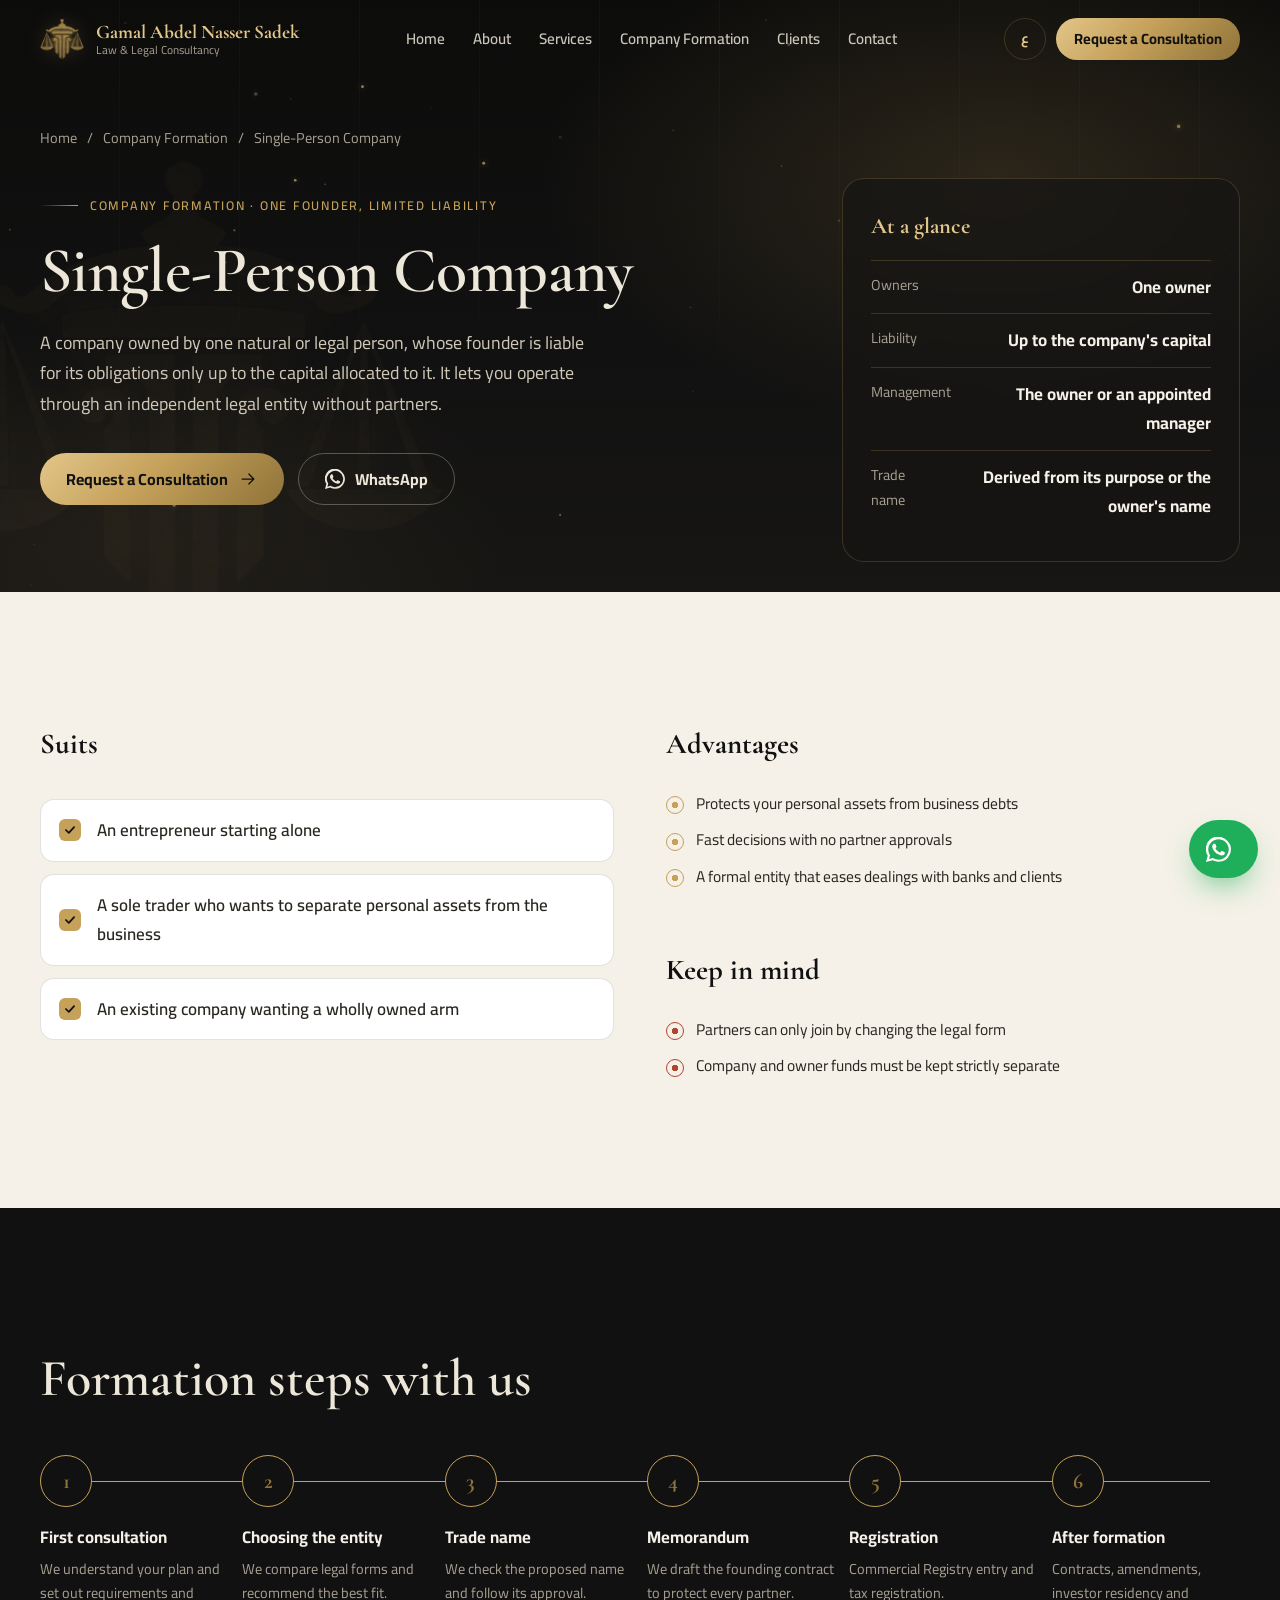
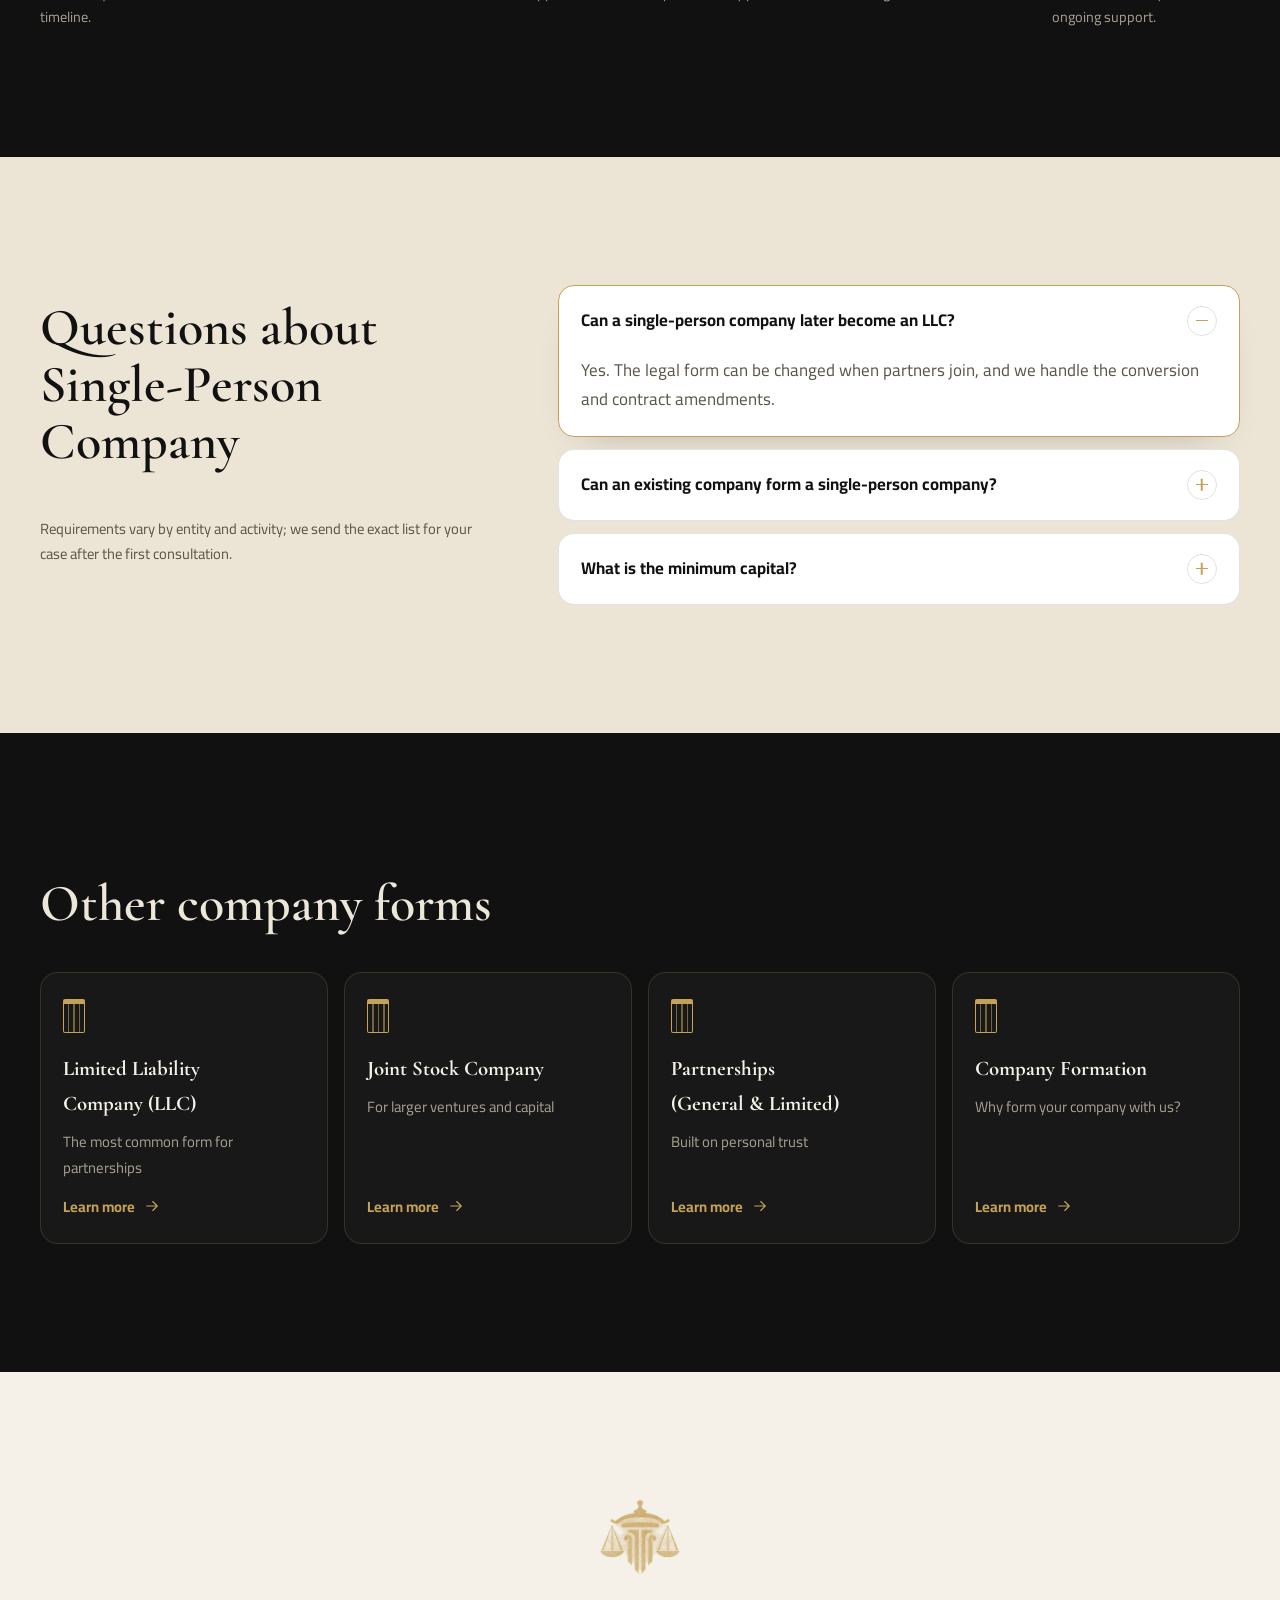
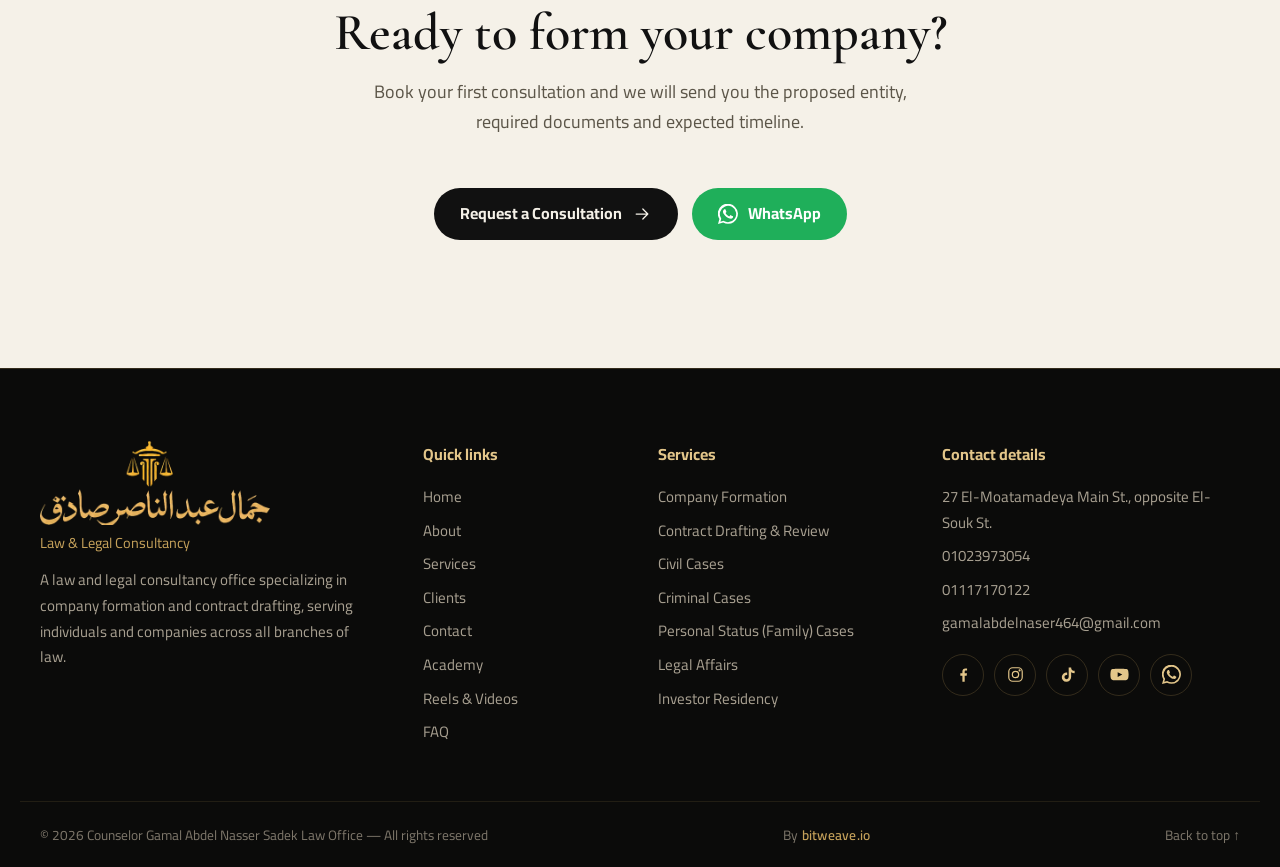
<file: en/company-formation/single-person-company/index.html>
<!doctype html>
<html lang="en" dir="ltr">
<head>
<meta charset="utf-8">
<meta name="viewport" content="width=device-width, initial-scale=1, viewport-fit=cover">
<title>Single-Person Company Formation in Egypt | Gamal Abdel Nasser Sadek</title>
<meta name="claude:viewport-fit-sides" content="cover">
<meta name="description" content="Guide to forming a single-person company in Egypt: who it suits, founder liability, management, documents and formation steps with Counselor Gamal Abdel Nasser Sadek.">
<meta name="keywords" content="company formation Egypt, company registration Egypt, corporate lawyer Egypt, contract drafting, contract review, civil lawyer, family lawyer Egypt, investor residency Egypt, legal consultation"><meta name="author" content="Counselor Gamal Abdel Nasser Sadek Law Office">
<meta name="robots" content="index, follow, max-image-preview:large">
<meta name="theme-color" content="#111111">
<link rel="canonical" href="https://zezo584.github.io/gamal-sadek-law/en/company-formation/single-person-company/">
<link rel="alternate" hreflang="ar" href="https://zezo584.github.io/gamal-sadek-law/company-formation/single-person-company/">
<link rel="alternate" hreflang="en" href="https://zezo584.github.io/gamal-sadek-law/en/company-formation/single-person-company/">
<link rel="alternate" hreflang="x-default" href="https://zezo584.github.io/gamal-sadek-law/company-formation/single-person-company/">
<meta property="og:type" content="website">
<meta property="og:site_name" content="Counselor Gamal Abdel Nasser Sadek Law Office">
<meta property="og:title" content="Single-Person Company Formation in Egypt | Gamal Abdel Nasser Sadek">
<meta property="og:description" content="Guide to forming a single-person company in Egypt: who it suits, founder liability, management, documents and formation steps with Counselor Gamal Abdel Nasser Sadek.">
<meta property="og:url" content="https://zezo584.github.io/gamal-sadek-law/en/company-formation/single-person-company/">
<meta property="og:image" content="https://zezo584.github.io/gamal-sadek-law/assets/img/og-image.jpg">
<meta property="og:image:width" content="1200">
<meta property="og:image:height" content="630">
<meta property="og:locale" content="en_US">
<meta property="og:locale:alternate" content="ar_EG">
<meta name="twitter:card" content="summary_large_image">
<meta name="twitter:title" content="Single-Person Company Formation in Egypt | Gamal Abdel Nasser Sadek">
<meta name="twitter:description" content="Guide to forming a single-person company in Egypt: who it suits, founder liability, management, documents and formation steps with Counselor Gamal Abdel Nasser Sadek.">
<meta name="twitter:image" content="https://zezo584.github.io/gamal-sadek-law/assets/img/og-image.jpg">
<link rel="icon" type="image/png" sizes="32x32" href="../../../assets/img/icon-32.png">
<link rel="apple-touch-icon" href="../../../assets/img/icon-180.png">
<link rel="manifest" href="../../../site.webmanifest">
<script>document.documentElement.classList.add("js");setTimeout(function(){if(!window.__siteReady){document.documentElement.classList.remove("js")}},3500)</script>
<link rel="preconnect" href="https://fonts.googleapis.com">
<link rel="preconnect" href="https://fonts.gstatic.com" crossorigin>
<link rel="stylesheet" href="https://fonts.googleapis.com/css2?family=Amiri:wght@400;700&family=Cairo:wght@400;500;600;700&family=Cormorant+Garamond:wght@500;600;700&display=swap">
<link rel="stylesheet" href="../../../assets/css/style.css">
<script type="application/ld+json">{"@context": "https://schema.org", "@graph": [{"@type": ["LegalService", "Attorney"], "@id": "https://zezo584.github.io/gamal-sadek-law/#organization", "name": "Counselor Gamal Abdel Nasser Sadek Law Office", "alternateName": ["مكتب المستشار جمال عبدالناصر صادق", "Counselor Gamal Abdel Nasser Sadek Law Office"], "description": "Counselor Gamal Abdel Nasser Sadek Law Office: company formation and registration in Egypt, contract drafting and review, civil, criminal and family law, and investor residency. 7+ years of experience and 75+ companies formed.", "url": "https://zezo584.github.io/gamal-sadek-law/", "logo": "https://zezo584.github.io/gamal-sadek-law/assets/img/icon-512.png", "image": "https://zezo584.github.io/gamal-sadek-law/assets/img/og-image.jpg", "telephone": ["+201023973054", "+201117170122"], "email": "gamalabdelnaser464@gmail.com", "address": {"@type": "PostalAddress", "streetAddress": "27 El-Moatamadeya Main St., opposite El-Souk St.", "addressCountry": "EG"}, "areaServed": {"@type": "Country", "name": "Egypt"}, "founder": {"@id": "https://zezo584.github.io/gamal-sadek-law/#gamal"}, "employee": {"@id": "https://zezo584.github.io/gamal-sadek-law/#gamal"}, "sameAs": ["https://www.facebook.com/YourAdvisor2021", "https://www.instagram.com/gamalabdelnassersadeq/", "https://www.tiktok.com/@gamalabdelnassersadeq", "https://www.youtube.com/@gamalabdelnassersadeq"], "knowsLanguage": ["ar", "en"], "hasOfferCatalog": {"@type": "OfferCatalog", "name": "Services", "itemListElement": [{"@type": "Offer", "itemOffered": {"@type": "Service", "name": "Company Formation", "description": "Full legal service for incorporation, registration and every required procedure until your company starts operating."}}, {"@type": "Offer", "itemOffered": {"@type": "Service", "name": "Contract Drafting & Review", "description": "Drafting contracts and reviewing their terms to protect every party and reduce the risk of disputes."}}, {"@type": "Offer", "itemOffered": {"@type": "Service", "name": "Civil Cases", "description": "Legal consultation and representation in civil disputes."}}, {"@type": "Offer", "itemOffered": {"@type": "Service", "name": "Criminal Cases", "description": "Legal consultation and defense in criminal cases."}}, {"@type": "Offer", "itemOffered": {"@type": "Service", "name": "Personal Status (Family) Cases", "description": "Divorce, khul', alimony, custody, visitation and other family disputes — consultation and representation before family courts."}}, {"@type": "Offer", "itemOffered": {"@type": "Service", "name": "Legal Affairs", "description": "Ongoing legal support for individuals and companies, and follow-up of legal procedures."}}, {"@type": "Offer", "itemOffered": {"@type": "Service", "name": "Investor Residency", "description": "Obtaining and renewing investor residency for foreign partners in Egyptian companies, with full follow-up until issuance."}}]}, "contactPoint": {"@type": "ContactPoint", "telephone": "+201023973054", "contactType": "customer service", "availableLanguage": ["Arabic", "English"]}}, {"@type": "Person", "@id": "https://zezo584.github.io/gamal-sadek-law/#gamal", "name": "Gamal Abdel Nasser Sadek", "alternateName": ["Gamal Abdel Nasser Sadek", "جمال عبدالناصر صادق"], "jobTitle": "Lawyer & Legal Counselor", "image": "https://zezo584.github.io/gamal-sadek-law/assets/img/gamal-portrait.jpg", "worksFor": {"@id": "https://zezo584.github.io/gamal-sadek-law/#organization"}, "knowsAbout": ["Company formation", "Contract drafting", "Civil law", "Criminal law", "Family law"], "hasCredential": [{"@type": "EducationalOccupationalCredential", "name": "Diploma in Company Formation — Legal Hub"}, {"@type": "EducationalOccupationalCredential", "name": "Diploma in Company Formation & Contract Drafting — Legal Strategic"}], "sameAs": ["https://www.facebook.com/YourAdvisor2021", "https://www.instagram.com/gamalabdelnassersadeq/", "https://www.tiktok.com/@gamalabdelnassersadeq", "https://www.youtube.com/@gamalabdelnassersadeq"]}, {"@type": "WebSite", "@id": "https://zezo584.github.io/gamal-sadek-law/#website", "url": "https://zezo584.github.io/gamal-sadek-law/", "name": "Counselor Gamal Abdel Nasser Sadek Law Office", "inLanguage": ["ar", "en"], "publisher": {"@id": "https://zezo584.github.io/gamal-sadek-law/#organization"}}, {"@type": "Service", "name": "Single-Person Company", "serviceType": "Company formation", "description": "Guide to forming a single-person company in Egypt: who it suits, founder liability, management, documents and formation steps with Counselor Gamal Abdel Nasser Sadek.", "provider": {"@id": "https://zezo584.github.io/gamal-sadek-law/#organization"}, "areaServed": "EG", "url": "https://zezo584.github.io/gamal-sadek-law/en/company-formation/single-person-company/"}, {"@type": "FAQPage", "mainEntity": [{"@type": "Question", "name": "Can a single-person company later become an LLC?", "acceptedAnswer": {"@type": "Answer", "text": "Yes. The legal form can be changed when partners join, and we handle the conversion and contract amendments."}}, {"@type": "Question", "name": "Can an existing company form a single-person company?", "acceptedAnswer": {"@type": "Answer", "text": "Yes. The owner may be a legal person, such as an existing company forming a wholly owned subsidiary."}}, {"@type": "Question", "name": "What is the minimum capital?", "acceptedAnswer": {"@type": "Answer", "text": "Capital requirements are set by law and its regulations and may change. We confirm the current requirement for your activity in the first consultation."}}]}, {"@type": "BreadcrumbList", "itemListElement": [{"@type": "ListItem", "position": 1, "name": "Home", "item": "https://zezo584.github.io/gamal-sadek-law/en/"}, {"@type": "ListItem", "position": 2, "name": "Company Formation", "item": "https://zezo584.github.io/gamal-sadek-law/en/company-formation/"}, {"@type": "ListItem", "position": 3, "name": "Single-Person Company", "item": "https://zezo584.github.io/gamal-sadek-law/en/company-formation/single-person-company/"}]}]}</script>
</head>
<body class="page-type">
<a class="skip" href="#main">Skip to content</a>
<div class="progress" aria-hidden="true"><span></span></div>
<div class="loader" aria-hidden="true">
  <img src="../../../assets/img/mark-gold.webp" alt="" width="120" height="110">
  <span class="loader-line"><i></i></span>
</div>
<header class="site-header" id="top">
  <div class="wrap header-in">
    <a class="brand" href="../../../en/index.html" aria-label="Counselor Gamal Abdel Nasser Sadek Law Office">
      <img src="../../../assets/img/mark-gold.webp" alt="" width="44" height="40">
      <span class="brand-text"><b>Gamal Abdel Nasser Sadek</b><small>Law &amp; Legal Consultancy</small></span>
    </a>
    <nav class="nav" aria-label="Menu">
      <ul>
        <li><a href="../../../en/index.html#home" data-nav="home">Home</a></li>
        <li><a href="../../../en/index.html#about" data-nav="about">About</a></li>
        <li><a href="../../../en/index.html#services" data-nav="services">Services</a></li>
<li><a href="../../../en/company-formation/index.html" class="">Company Formation</a></li>        <li><a href="../../../en/index.html#clients" data-nav="clients">Clients</a></li>
        <li><a href="../../../en/index.html#contact" data-nav="contact">Contact</a></li>
      </ul>
    </nav>
    <div class="header-actions">
      <a class="lang" href="../../../company-formation/single-person-company/index.html" hreflang="ar" lang="ar" title="العربية">ع</a>
      <a class="btn btn-gold btn-sm header-cta" href="../../../en/index.html#contact" data-magnetic><span>Request a Consultation</span></a>
      <button class="burger" type="button" aria-expanded="false" aria-controls="drawer" aria-label="Menu"><i></i><i></i><i></i></button>
    </div>
  </div>
</header>
<div class="drawer" id="drawer" hidden>
  <nav aria-label="Menu">
    <a href="../../../en/index.html#home" style="--i:1">Home</a>
    <a href="../../../en/index.html#about" style="--i:2">About</a>
    <a href="../../../en/index.html#services" style="--i:3">Services</a>
<a href="../../../en/company-formation/index.html" style="--i:3">Company Formation</a>    <a href="../../../en/index.html#clients" style="--i:4">Clients</a>
    <a href="../../../en/index.html#contact" style="--i:5">Contact</a>
<a class="sub" href="../../../en/index.html#academy">Academy</a><a class="sub" href="../../../en/index.html#media">Reels &amp; Videos</a><a class="sub" href="../../../en/index.html#faq">FAQ</a>  </nav>
  <a class="btn btn-gold" href="../../../en/index.html#contact">Request a Consultation</a>
  <a class="drawer-lang" href="../../../company-formation/single-person-company/index.html" lang="ar">العربية</a>
</div>
<main id="main">
<section class="hero hero-sub" aria-labelledby="ty-title">
  <canvas class="hero-dust" aria-hidden="true"></canvas>
  <img class="hero-watermark" src="../../../assets/img/mark-gold.webp" alt="" aria-hidden="true" width="360" height="330">
  <div class="wrap">
    <nav class="crumbs" aria-label="breadcrumb">
      <a href="../../../en/index.html">Home</a><span aria-hidden="true">/</span>
      <a href="../../../en/company-formation/index.html">Company Formation</a><span aria-hidden="true">/</span>
      <span aria-current="page">Single-Person Company</span>
    </nav>
    <div class="hero-grid sub-grid">
      <div class="hero-copy">
        <p class="eyebrow" data-reveal><span class="rule"></span>Company Formation · One founder, limited liability</p>
        <h1 id="ty-title" class="hero-title"><span class="line" data-split>Single-Person Company</span></h1>
        <p class="hero-lead" data-reveal style="--d:.35s">A company owned by one natural or legal person, whose founder is liable for its obligations only up to the capital allocated to it. It lets you operate through an independent legal entity without partners.</p>
        <div class="hero-actions" data-reveal style="--d:.5s">
          <a class="btn btn-gold" href="../../../en/index.html#contact" data-magnetic><span>Request a Consultation</span><svg viewBox="0 0 24 24" fill="none" stroke="currentColor" stroke-width="1.5" stroke-linecap="round" stroke-linejoin="round" aria-hidden="true" class="ico-arrow"><path d="M5 12h14M13 6l6 6-6 6"/></svg></a>
          <a class="btn btn-ghost" href="https://wa.me/201023973054?text=Start%20forming%20a%20Single-Person%20Company" target="_blank" rel="noopener"><svg viewBox="0 0 24 24" aria-hidden="true"><path fill="currentColor" d="M17.5 14.4c-.3-.1-1.8-.9-2-1-.3-.1-.5-.1-.7.1-.2.3-.8 1-.9 1.2-.2.2-.3.2-.6.1-.3-.1-1.3-.5-2.4-1.5-.9-.8-1.5-1.8-1.7-2.1-.2-.3 0-.5.1-.6l.4-.5c.2-.2.2-.3.3-.5.1-.2 0-.4 0-.5l-.9-2.2c-.2-.6-.5-.5-.7-.5h-.6c-.2 0-.5.1-.8.4-.3.3-1 1-1 2.5s1.1 2.9 1.2 3.1c.1.2 2.1 3.2 5.1 4.5.7.3 1.3.5 1.7.6.7.2 1.4.2 1.9.1.6-.1 1.8-.7 2-1.4.2-.7.2-1.3.2-1.4-.1-.2-.3-.3-.6-.4zM12 21.8c-1.8 0-3.5-.5-5-1.4l-.4-.2-3.7 1 1-3.6-.2-.4A9.8 9.8 0 1 1 12 21.8zm8.4-18.2A11.8 11.8 0 0 0 1.7 17.9L0 24l6.3-1.7a11.8 11.8 0 0 0 5.7 1.4A11.8 11.8 0 0 0 20.4 3.6z"/></svg><span>WhatsApp</span></a>
        </div>
      </div>
      <div class="facts glass" data-reveal="zoom">
        <h2>At a glance</h2>
        <dl>
<div><dt>Owners</dt><dd>One owner</dd></div><div><dt>Liability</dt><dd>Up to the company&#39;s capital</dd></div><div><dt>Management</dt><dd>The owner or an appointed manager</dd></div><div><dt>Trade name</dt><dd>Derived from its purpose or the owner&#39;s name</dd></div>        </dl>
      </div>
    </div>
  </div>
</section>
<section class="sec sec-ivory" aria-label="Single-Person Company">
  <div class="wrap ty-cols">
    <div class="ty-box" data-reveal>
      <h2 class="h3">Suits</h2>
      <ul class="checklist"><li>An entrepreneur starting alone</li><li>A sole trader who wants to separate personal assets from the business</li><li>An existing company wanting a wholly owned arm</li></ul>
    </div>
    <div class="ty-box" data-reveal style="--d:.1s">
      <h2 class="h3">Advantages</h2>
      <ul class="ticks ticks-light"><li>Protects your personal assets from business debts</li><li>Fast decisions with no partner approvals</li><li>A formal entity that eases dealings with banks and clients</li></ul>
      <h2 class="h3">Keep in mind</h2>
      <ul class="ticks ticks-light warn"><li>Partners can only join by changing the legal form</li><li>Company and owner funds must be kept strictly separate</li></ul>
    </div>
  </div>
</section>
<section class="sec sec-dark" aria-labelledby="ty-steps">
  <div class="wrap">
    <h2 id="ty-steps" class="h2" data-split>Formation steps with us</h2>
    <ol class="steps steps-dark" data-steps style="margin-top:48px">
      <li data-reveal style="--d:0.0s"><span class="step-n">1</span><h3>First consultation</h3><p>We understand your plan and set out requirements and timeline.</p></li>
      <li data-reveal style="--d:0.08s"><span class="step-n">2</span><h3>Choosing the entity</h3><p>We compare legal forms and recommend the best fit.</p></li>
      <li data-reveal style="--d:0.16s"><span class="step-n">3</span><h3>Trade name</h3><p>We check the proposed name and follow its approval.</p></li>
      <li data-reveal style="--d:0.24s"><span class="step-n">4</span><h3>Memorandum</h3><p>We draft the founding contract to protect every partner.</p></li>
      <li data-reveal style="--d:0.32s"><span class="step-n">5</span><h3>Registration</h3><p>Commercial Registry entry and tax registration.</p></li>
      <li data-reveal style="--d:0.4s"><span class="step-n">6</span><h3>After formation</h3><p>Contracts, amendments, investor residency and ongoing support.</p></li>
    </ol>
  </div>
</section>
<section class="sec sec-ivory2" aria-labelledby="ty-faq">
  <div class="wrap faq-wrap">
    <div class="faq-side">
      <h2 id="ty-faq" class="h2" data-split>Questions about Single-Person Company</h2>
      <p class="note dark" data-reveal>Requirements vary by entity and activity; we send the exact list for your case after the first consultation.</p>
    </div>
    <div class="faq faq-light">
      <details data-reveal style="--d:0.0s" open>
        <summary><h3>Can a single-person company later become an LLC?</h3><span class="plus" aria-hidden="true"></span></summary>
        <div class="ans"><p>Yes. The legal form can be changed when partners join, and we handle the conversion and contract amendments.</p></div>
      </details>
      <details data-reveal style="--d:0.05s" >
        <summary><h3>Can an existing company form a single-person company?</h3><span class="plus" aria-hidden="true"></span></summary>
        <div class="ans"><p>Yes. The owner may be a legal person, such as an existing company forming a wholly owned subsidiary.</p></div>
      </details>
      <details data-reveal style="--d:0.1s" >
        <summary><h3>What is the minimum capital?</h3><span class="plus" aria-hidden="true"></span></summary>
        <div class="ans"><p>Capital requirements are set by law and its regulations and may change. We confirm the current requirement for your activity in the first consultation.</p></div>
      </details>
    </div>
  </div>
</section>
<section class="sec sec-dark" aria-labelledby="ty-others">
  <div class="wrap">
    <h2 id="ty-others" class="h2" data-split>Other company forms</h2>
    <ul class="types types-dark" style="margin-top:40px">
      <li data-reveal style="--d:0.0s" data-spot><a class="type-link" href="../../../en/company-formation/limited-liability-company/index.html"><span class="type-col" aria-hidden="true"></span><h3>Limited Liability Company (LLC)</h3><p>The most common form for partnerships</p><span class="link-arrow">Learn more<svg viewBox="0 0 24 24" fill="none" stroke="currentColor" stroke-width="1.5" stroke-linecap="round" stroke-linejoin="round" aria-hidden="true" class="ico-arrow"><path d="M5 12h14M13 6l6 6-6 6"/></svg></span></a></li>
      <li data-reveal style="--d:0.08s" data-spot><a class="type-link" href="../../../en/company-formation/joint-stock-company/index.html"><span class="type-col" aria-hidden="true"></span><h3>Joint Stock Company</h3><p>For larger ventures and capital</p><span class="link-arrow">Learn more<svg viewBox="0 0 24 24" fill="none" stroke="currentColor" stroke-width="1.5" stroke-linecap="round" stroke-linejoin="round" aria-hidden="true" class="ico-arrow"><path d="M5 12h14M13 6l6 6-6 6"/></svg></span></a></li>
      <li data-reveal style="--d:0.16s" data-spot><a class="type-link" href="../../../en/company-formation/partnerships/index.html"><span class="type-col" aria-hidden="true"></span><h3>Partnerships (General &amp; Limited)</h3><p>Built on personal trust</p><span class="link-arrow">Learn more<svg viewBox="0 0 24 24" fill="none" stroke="currentColor" stroke-width="1.5" stroke-linecap="round" stroke-linejoin="round" aria-hidden="true" class="ico-arrow"><path d="M5 12h14M13 6l6 6-6 6"/></svg></span></a></li>
      <li data-reveal data-spot><a class="type-link" href="../../../en/company-formation/index.html"><span class="type-col" aria-hidden="true"></span><h3>Company Formation</h3><p>Why form your company with us?</p><span class="link-arrow">Learn more<svg viewBox="0 0 24 24" fill="none" stroke="currentColor" stroke-width="1.5" stroke-linecap="round" stroke-linejoin="round" aria-hidden="true" class="ico-arrow"><path d="M5 12h14M13 6l6 6-6 6"/></svg></span></a></li>
    </ul>
  </div>
</section>
<section class="sec sec-ivory cta-band" aria-labelledby="cta-title">
  <div class="wrap cta-in" data-reveal>
    <img src="../../../assets/img/mark-gold.webp" alt="" width="90" height="82" aria-hidden="true">
    <h2 id="cta-title" class="h2">Ready to form your company?</h2>
    <p class="lead">Book your first consultation and we will send you the proposed entity, required documents and expected timeline.</p>
    <div class="hero-actions center">
      <a class="btn btn-dark" href="../../../en/index.html#contact"><span>Request a Consultation</span><svg viewBox="0 0 24 24" fill="none" stroke="currentColor" stroke-width="1.5" stroke-linecap="round" stroke-linejoin="round" aria-hidden="true" class="ico-arrow"><path d="M5 12h14M13 6l6 6-6 6"/></svg></a>
      <a class="btn btn-wa" href="https://wa.me/201023973054?text=Start%20forming%20a%20Single-Person%20Company" target="_blank" rel="noopener"><svg viewBox="0 0 24 24" aria-hidden="true"><path fill="currentColor" d="M17.5 14.4c-.3-.1-1.8-.9-2-1-.3-.1-.5-.1-.7.1-.2.3-.8 1-.9 1.2-.2.2-.3.2-.6.1-.3-.1-1.3-.5-2.4-1.5-.9-.8-1.5-1.8-1.7-2.1-.2-.3 0-.5.1-.6l.4-.5c.2-.2.2-.3.3-.5.1-.2 0-.4 0-.5l-.9-2.2c-.2-.6-.5-.5-.7-.5h-.6c-.2 0-.5.1-.8.4-.3.3-1 1-1 2.5s1.1 2.9 1.2 3.1c.1.2 2.1 3.2 5.1 4.5.7.3 1.3.5 1.7.6.7.2 1.4.2 1.9.1.6-.1 1.8-.7 2-1.4.2-.7.2-1.3.2-1.4-.1-.2-.3-.3-.6-.4zM12 21.8c-1.8 0-3.5-.5-5-1.4l-.4-.2-3.7 1 1-3.6-.2-.4A9.8 9.8 0 1 1 12 21.8zm8.4-18.2A11.8 11.8 0 0 0 1.7 17.9L0 24l6.3-1.7a11.8 11.8 0 0 0 5.7 1.4A11.8 11.8 0 0 0 20.4 3.6z"/></svg><span>WhatsApp</span></a>
    </div>
  </div>
</section>
</main>
<footer class="site-footer">
  <div class="wrap footer-grid">
    <div class="f-brand">
      <img src="../../../assets/img/wordmark.webp" alt="Counselor Gamal Abdel Nasser Sadek Law Office" width="260" height="95" loading="lazy">
      <p class="f-tag">Law &amp; Legal Consultancy</p>
      <p>A law and legal consultancy office specializing in company formation and contract drafting, serving individuals and companies across all branches of law.</p>
    </div>
    <div>
      <h3>Quick links</h3>
      <ul>
<li><a href="../../../en/index.html#home">Home</a></li><li><a href="../../../en/index.html#about">About</a></li><li><a href="../../../en/index.html#services">Services</a></li><li><a href="../../../en/index.html#clients">Clients</a></li><li><a href="../../../en/index.html#contact">Contact</a></li><li><a href="../../../en/index.html#academy">Academy</a></li><li><a href="../../../en/index.html#media">Reels &amp; Videos</a></li><li><a href="../../../en/index.html#faq">FAQ</a></li>      </ul>
    </div>
    <div>
      <h3>Services</h3>
      <ul>
<li><a href="../../../en/company-formation/index.html">Company Formation</a></li><li><a href="../../../en/index.html#services">Contract Drafting &amp; Review</a></li><li><a href="../../../en/index.html#services">Civil Cases</a></li><li><a href="../../../en/index.html#services">Criminal Cases</a></li><li><a href="../../../en/index.html#services">Personal Status (Family) Cases</a></li><li><a href="../../../en/index.html#services">Legal Affairs</a></li><li><a href="../../../en/index.html#services">Investor Residency</a></li>      </ul>
    </div>
    <div>
      <h3>Contact details</h3>
      <ul class="f-contact">
        <li>27 El-Moatamadeya Main St., opposite El-Souk St.</li>
        <li><a href="tel:+201023973054" dir="ltr">01023973054</a></li>
        <li><a href="tel:+201117170122" dir="ltr">01117170122</a></li>
        <li><a href="mailto:gamalabdelnaser464@gmail.com">gamalabdelnaser464@gmail.com</a></li>
      </ul>
      <div class="socials"><a href="https://www.facebook.com/YourAdvisor2021" target="_blank" rel="noopener me" aria-label="Facebook"><svg viewBox="0 0 24 24" aria-hidden="true"><path fill="currentColor" d="M13.5 21v-7.5H16l.4-3h-2.9V8.6c0-.9.3-1.5 1.5-1.5h1.5V4.4a20 20 0 0 0-2.2-.1c-2.2 0-3.7 1.3-3.7 3.8v2.4H8v3h2.6V21z"/></svg></a>
<a href="https://www.instagram.com/gamalabdelnassersadeq/" target="_blank" rel="noopener me" aria-label="Instagram"><svg viewBox="0 0 24 24" fill="none" stroke="currentColor" stroke-width="1.5" stroke-linecap="round" stroke-linejoin="round" aria-hidden="true" ><rect x="3.5" y="3.5" width="17" height="17" rx="5"/><circle cx="12" cy="12" r="4"/><circle cx="17.2" cy="6.8" r=".6" fill="currentColor"/></svg></a>
<a href="https://www.tiktok.com/@gamalabdelnassersadeq" target="_blank" rel="noopener me" aria-label="TikTok"><svg viewBox="0 0 24 24" aria-hidden="true"><path fill="currentColor" d="M16.6 3h-3.1v12.3a2.7 2.7 0 1 1-2.7-2.7c.3 0 .6 0 .8.1V9.5a5.9 5.9 0 1 0 5 5.8V9.1a7.6 7.6 0 0 0 4.4 1.4V7.4a4.4 4.4 0 0 1-4.4-4.4z"/></svg></a>
<a href="https://www.youtube.com/@gamalabdelnassersadeq" target="_blank" rel="noopener me" aria-label="YouTube"><svg viewBox="0 0 24 24" aria-hidden="true"><path fill="currentColor" d="M23 7.2a3 3 0 0 0-2.1-2.1C19 4.6 12 4.6 12 4.6s-7 0-8.9.5A3 3 0 0 0 1 7.2 31 31 0 0 0 .5 12a31 31 0 0 0 .5 4.8 3 3 0 0 0 2.1 2.1c1.9.5 8.9.5 8.9.5s7 0 8.9-.5a3 3 0 0 0 2.1-2.1 31 31 0 0 0 .5-4.8 31 31 0 0 0-.5-4.8zM9.7 15V9l5.8 3z"/></svg></a>
<a href="https://wa.me/201023973054" target="_blank" rel="noopener" aria-label="WhatsApp"><svg viewBox="0 0 24 24" aria-hidden="true"><path fill="currentColor" d="M17.5 14.4c-.3-.1-1.8-.9-2-1-.3-.1-.5-.1-.7.1-.2.3-.8 1-.9 1.2-.2.2-.3.2-.6.1-.3-.1-1.3-.5-2.4-1.5-.9-.8-1.5-1.8-1.7-2.1-.2-.3 0-.5.1-.6l.4-.5c.2-.2.2-.3.3-.5.1-.2 0-.4 0-.5l-.9-2.2c-.2-.6-.5-.5-.7-.5h-.6c-.2 0-.5.1-.8.4-.3.3-1 1-1 2.5s1.1 2.9 1.2 3.1c.1.2 2.1 3.2 5.1 4.5.7.3 1.3.5 1.7.6.7.2 1.4.2 1.9.1.6-.1 1.8-.7 2-1.4.2-.7.2-1.3.2-1.4-.1-.2-.3-.3-.6-.4zM12 21.8c-1.8 0-3.5-.5-5-1.4l-.4-.2-3.7 1 1-3.6-.2-.4A9.8 9.8 0 1 1 12 21.8zm8.4-18.2A11.8 11.8 0 0 0 1.7 17.9L0 24l6.3-1.7a11.8 11.8 0 0 0 5.7 1.4A11.8 11.8 0 0 0 20.4 3.6z"/></svg></a></div>
    </div>
  </div>
  <div class="wrap f-bottom">
    <span>© <span data-year>2026</span> Counselor Gamal Abdel Nasser Sadek Law Office — All rights reserved</span>
    <a class="credit" href="https://bitweave.io" target="_blank" rel="noopener" dir="ltr">By <b>bitweave.io</b></a>
    <a href="#top" class="to-top">Back to top ↑</a>
  </div>
</footer>
<a class="wa-float" href="https://wa.me/201023973054" target="_blank" rel="noopener" aria-label="Chat on WhatsApp">
  <svg viewBox="0 0 24 24" aria-hidden="true"><path fill="currentColor" d="M17.5 14.4c-.3-.1-1.8-.9-2-1-.3-.1-.5-.1-.7.1-.2.3-.8 1-.9 1.2-.2.2-.3.2-.6.1-.3-.1-1.3-.5-2.4-1.5-.9-.8-1.5-1.8-1.7-2.1-.2-.3 0-.5.1-.6l.4-.5c.2-.2.2-.3.3-.5.1-.2 0-.4 0-.5l-.9-2.2c-.2-.6-.5-.5-.7-.5h-.6c-.2 0-.5.1-.8.4-.3.3-1 1-1 2.5s1.1 2.9 1.2 3.1c.1.2 2.1 3.2 5.1 4.5.7.3 1.3.5 1.7.6.7.2 1.4.2 1.9.1.6-.1 1.8-.7 2-1.4.2-.7.2-1.3.2-1.4-.1-.2-.3-.3-.6-.4zM12 21.8c-1.8 0-3.5-.5-5-1.4l-.4-.2-3.7 1 1-3.6-.2-.4A9.8 9.8 0 1 1 12 21.8zm8.4-18.2A11.8 11.8 0 0 0 1.7 17.9L0 24l6.3-1.7a11.8 11.8 0 0 0 5.7 1.4A11.8 11.8 0 0 0 20.4 3.6z"/></svg><span>Chat on WhatsApp</span>
</a>
<a class="mobile-cta" href="../../../en/index.html#contact">Request a Consultation</a>
<script>window.I18N = {"lang": "en", "dir": "ltr", "media": {"eyebrow": "Reels & Videos", "h2": "The law, simply explained", "lead": "Short clips from the Counselor's channels explaining your rights, company formation and common cases. Swipe to browse, tap to watch.", "reel": "Reel", "play": "Watch", "drag": "Drag", "follow": "More on", "yt_h": "The Counselor's YouTube channel", "yt_p": "Longer episodes explaining the law and legal procedures for individuals and businesses, step by step.", "yt_btn": "Subscribe", "yt_play": "Play latest videos", "prev": "Previous", "next": "Next"}, "contact": {"f_name": "Full name", "f_phone": "Phone / WhatsApp", "f_email": "Email (optional)", "f_type": "You are", "f_type_opts": ["An individual", "A company", "A lawyer (Academy)"], "f_service": "Service", "f_service_ph": "Choose a service", "f_city": "City", "f_pref": "Preferred contact", "f_pref_opts": ["WhatsApp", "Phone call", "Office visit"], "f_msg": "Consultation details", "f_msg_ph": "Briefly describe your matter or the type of company you want to form…", "f_submit": "Send via WhatsApp", "f_note": "The button opens WhatsApp with a ready message containing your details; it is sent only after you confirm.", "f_ok": "Your WhatsApp message is ready. If the app did not open, use this link:", "f_ok_link": "Open WhatsApp", "f_err_name": "Please enter your name.", "f_err_phone": "Please enter a valid phone number.", "f_err_service": "Please choose a service.", "f_err_msg": "Please describe your matter briefly.", "wa_title": "Legal consultation request — from the website", "wa_labels": {"name": "Name", "phone": "Phone", "email": "Email", "type": "Client", "service": "Service", "city": "City", "pref": "Preferred contact", "msg": "Details"}, "wa_l": "WhatsApp", "copied": "Copied"}};</script>
<script src="../../../assets/js/config.js"></script>
<script src="../../../assets/js/main.js" defer></script>
</body>
</html>
</file>
<file: assets/css/style.css>
/* =====================================================================
   مكتب المستشار جمال عبدالناصر صادق — Style
   Layout concept: a dark chamber (black 60%) lit by gold hairlines (25%),
   alternating with ivory "paper" bands (15%) — the column & arch of the
   logo frame the portrait and repeat as section motifs.
   ===================================================================== */
:root{
  --ink:#111111; --ink-2:#171614; --ink-3:#1f1d19; --line-d:rgba(197,161,90,.22);
  --gold:#C5A15A; --gold-hi:#E3C68A; --gold-lo:#8F7339;
  --ivory:#F5F1E8; --ivory-2:#ECE5D6; --line-l:rgba(17,17,17,.12);
  --on-dark:#EDE7DA; --muted-d:#A79F90; --muted-l:#5C5649;
  --wa:#1FAF5A;
  --f-display:"Amiri","Times New Roman",serif;
  --f-body:"Cairo","Segoe UI",Tahoma,sans-serif;
  --radius:18px; --radius-sm:12px;
  --ease:cubic-bezier(.2,.7,.1,1);
  --header-h:78px;
  color-scheme:dark;
}
html[lang="en"]{ --f-display:"Cormorant Garamond","Amiri",Georgia,serif; }
*,*::before,*::after{box-sizing:border-box}
[hidden]{display:none!important}
html{scroll-behavior:smooth;-webkit-text-size-adjust:100%;scroll-padding-top:calc(var(--header-h) + 10px)}
body{margin:0;background:var(--ink);color:var(--on-dark);font-family:var(--f-body);font-size:1.0625rem;line-height:1.85;overflow-x:hidden;-webkit-font-smoothing:antialiased}
html[lang="en"] body{line-height:1.7}
img{max-width:100%;height:auto;display:block}
a{color:inherit;text-decoration:none}
button{font:inherit;color:inherit;background:none;border:0;cursor:pointer}
h1,h2,h3,h4{margin:0;font-weight:700;text-wrap:balance}
p{margin:0}
ul,ol{margin:0;padding:0;list-style:none}
:focus-visible{outline:2px solid var(--gold);outline-offset:3px;border-radius:6px}
::selection{background:var(--gold);color:var(--ink)}
.skip{position:fixed;inset-inline-start:12px;top:-60px;z-index:200;background:var(--gold);color:var(--ink);padding:8px 14px;border-radius:8px;font-weight:700}
.skip:focus{top:12px}
body::before{content:"";position:fixed;inset:0 0 auto;height:env(safe-area-inset-top,0px);z-index:60;background:var(--ink)}

.wrap{width:100%;max-width:1240px;margin-inline:auto;padding-left:max(20px,env(safe-area-inset-left,0px));padding-right:max(20px,env(safe-area-inset-right,0px))}
.center{display:flex;justify-content:center}

/* ---------- type ---------- */
.eyebrow{display:flex;align-items:center;gap:12px;color:var(--gold);font-weight:600;font-size:.9rem;letter-spacing:.02em}
html[lang="en"] .eyebrow{text-transform:uppercase;letter-spacing:.14em;font-size:.78rem}
.eyebrow .rule{width:38px;height:1px;background:linear-gradient(90deg,transparent,var(--gold))}
[dir="rtl"] .eyebrow .rule{background:linear-gradient(270deg,transparent,var(--gold))}
.h2{font-family:var(--f-display);font-size:clamp(2rem,4.2vw,3.25rem);line-height:1.25;margin-top:14px}
html[lang="en"] .h2{font-weight:600;line-height:1.1}
.h3{font-family:var(--f-display);font-size:clamp(1.4rem,2.4vw,1.8rem);margin-block:56px 22px;color:var(--ink)}
.h3.on-dark{color:var(--on-dark)}
.lead{font-size:1.125rem;color:var(--muted-d);max-width:62ch}
.muted{color:var(--muted-d);font-size:.85rem}
.break{word-break:break-all}

/* ---------- buttons ---------- */
.btn{--bg:var(--gold);--fg:var(--ink);position:relative;display:inline-flex;align-items:center;justify-content:center;gap:10px;min-height:52px;padding:0 26px;border-radius:999px;background:var(--bg);color:var(--fg);font-weight:700;font-size:1rem;overflow:hidden;isolation:isolate;transition:transform .35s var(--ease),box-shadow .35s var(--ease),background .3s}
.btn svg{width:20px;height:20px;flex:none}
.btn::after{content:"";position:absolute;inset:0;z-index:-1;background:linear-gradient(110deg,transparent 30%,rgba(255,255,255,.45) 50%,transparent 70%);transform:translateX(-120%);transition:transform .8s var(--ease)}
.btn:hover::after{transform:translateX(120%)}
.btn:hover{box-shadow:0 12px 30px -10px rgba(197,161,90,.6)}
.btn-gold{background:linear-gradient(135deg,var(--gold-hi),var(--gold) 45%,var(--gold-lo))}
.btn-ghost{--bg:transparent;--fg:var(--on-dark);border:1px solid rgba(237,231,218,.3)}
.btn-ghost:hover{border-color:var(--gold);color:var(--gold-hi);box-shadow:none}
.btn-dark{--bg:var(--ink);--fg:var(--ivory)}
.btn-dark:hover{box-shadow:0 12px 30px -12px rgba(17,17,17,.6)}
.btn-wa{--bg:var(--wa);--fg:#fff}
.btn-wa:hover{box-shadow:0 12px 30px -10px rgba(31,175,90,.55)}
.btn-sm{min-height:42px;padding:0 18px;font-size:.92rem}
.ico-arrow,.ico-chev{transition:transform .35s var(--ease)}
[dir="rtl"] .ico-arrow,[dir="rtl"] .ico-chev{transform:scaleX(-1)}
.btn:hover .ico-arrow,.link-arrow:hover .ico-arrow{transform:translateX(4px)}
[dir="rtl"] .btn:hover .ico-arrow,[dir="rtl"] .link-arrow:hover .ico-arrow{transform:scaleX(-1) translateX(4px)}
.link-arrow{display:inline-flex;align-items:center;gap:8px;color:var(--gold);font-weight:700}
.link-arrow svg{width:18px;height:18px}
.chip{display:inline-flex;align-items:center;min-height:28px;padding:0 12px;border-radius:999px;background:rgba(197,161,90,.14);color:var(--gold-hi);font-size:.8rem;font-weight:600;white-space:nowrap}
.chip-line{background:transparent;border:1px solid var(--line-d);color:var(--muted-d)}
.round{width:48px;height:48px;border-radius:50%;display:grid;place-items:center;border:1px solid var(--line-d);color:var(--gold);transition:background .3s,color .3s}
.round svg{width:20px;height:20px}
.round:hover{background:var(--gold);color:var(--ink)}
[data-reels="prev"] svg{transform:scaleX(-1)}
[dir="rtl"] [data-reels="prev"] svg{transform:none}
[dir="rtl"] [data-reels="next"] svg{transform:scaleX(-1)}

/* ---------- loader & progress ---------- */
.loader{position:fixed;inset:0;z-index:300;display:none;place-items:center;align-content:center;gap:22px;background:var(--ink);transition:opacity .6s var(--ease),visibility .6s}
.js .loader{display:grid}
.loader img{width:96px;filter:drop-shadow(0 0 24px rgba(197,161,90,.5));animation:breathe 1.6s ease-in-out infinite}
.loader-line{width:140px;height:1px;background:rgba(197,161,90,.2);overflow:hidden}
.loader-line i{display:block;height:100%;background:var(--gold);animation:load 1.1s var(--ease) forwards;transform-origin:left}
[dir="rtl"] .loader-line i{transform-origin:right}
.loaded .loader{opacity:0;visibility:hidden;pointer-events:none}
@keyframes load{from{transform:scaleX(0)}to{transform:scaleX(1)}}
@keyframes breathe{50%{transform:scale(1.06);filter:drop-shadow(0 0 40px rgba(197,161,90,.75))}}
.progress{position:fixed;inset:0 0 auto;height:2px;z-index:120;pointer-events:none}
.progress span{display:block;height:100%;background:linear-gradient(90deg,var(--gold-lo),var(--gold-hi));transform:scaleX(var(--p,0));transform-origin:left}
[dir="rtl"] .progress span{transform-origin:right}

/* ---------- header ---------- */
.site-header{position:fixed;inset:0 0 auto;top:env(safe-area-inset-top,0px);z-index:100;transition:background .4s,box-shadow .4s,backdrop-filter .4s}
.header-in{display:flex;align-items:center;justify-content:space-between;gap:18px;height:var(--header-h)}
.scrolled .site-header{background:rgba(17,17,17,.82);backdrop-filter:blur(14px) saturate(1.2);-webkit-backdrop-filter:blur(14px);box-shadow:0 1px 0 var(--line-d)}
.brand{display:flex;align-items:center;gap:12px;min-width:0}
.brand img{width:44px;height:auto;flex:none;filter:drop-shadow(0 0 10px rgba(197,161,90,.35))}
.brand-text{display:flex;flex-direction:column;line-height:1.2;min-width:0}
.brand-text b{font-family:var(--f-display);font-size:1.3rem;color:var(--gold-hi);white-space:nowrap}
html[lang="en"] .brand-text b{font-size:1.2rem;font-weight:700}
.brand-text small{font-size:.72rem;color:var(--muted-d);white-space:nowrap}
.nav ul{display:flex;gap:4px}
.nav a{position:relative;display:block;padding:8px 12px;font-weight:600;font-size:.95rem;color:var(--on-dark);opacity:.85;transition:opacity .3s,color .3s}
.nav a::after{content:"";position:absolute;inset-inline:12px;bottom:2px;height:1px;background:var(--gold);transform:scaleX(0);transition:transform .4s var(--ease)}
.nav a:hover,.nav a.is-active,.nav a.is-current{opacity:1;color:var(--gold-hi)}
.nav a:hover::after,.nav a.is-active::after,.nav a.is-current::after{transform:scaleX(1)}
.header-actions{display:flex;align-items:center;gap:10px}
.lang{display:grid;place-items:center;min-width:42px;height:42px;padding:0 10px;border-radius:999px;border:1px solid var(--line-d);font-weight:700;font-size:.85rem;color:var(--gold-hi);transition:background .3s}
.lang:hover{background:rgba(197,161,90,.12)}
.burger{display:none;width:44px;height:44px;border-radius:50%;border:1px solid var(--line-d);place-items:center;align-content:center;gap:5px}
.burger i{display:block;width:18px;height:1.5px;background:var(--gold-hi);transition:transform .35s var(--ease),opacity .3s}
.menu-open .burger i:nth-child(1){transform:translateY(6.5px) rotate(45deg)}
.menu-open .burger i:nth-child(2){opacity:0}
.menu-open .burger i:nth-child(3){transform:translateY(-6.5px) rotate(-45deg)}
.drawer{position:fixed;inset:0;z-index:90;background:rgba(17,17,17,.97);backdrop-filter:blur(10px);display:flex;flex-direction:column;justify-content:center;gap:28px;padding:calc(var(--header-h) + 20px) max(28px,env(safe-area-inset-right,0px)) calc(28px + env(safe-area-inset-bottom,0px)) max(28px,env(safe-area-inset-left,0px));opacity:0;transition:opacity .4s}
.menu-open .drawer{opacity:1}
.drawer nav{display:flex;flex-direction:column;gap:6px}
.drawer nav a{font-family:var(--f-display);font-size:clamp(1.6rem,7vw,2.2rem);color:var(--on-dark);opacity:0;transform:translateY(14px);transition:opacity .5s calc(var(--i,1)*.05s),transform .5s calc(var(--i,1)*.05s) var(--ease)}
.drawer nav a.sub{font-family:var(--f-body);font-size:1rem;color:var(--muted-d)}
.menu-open .drawer nav a{opacity:1;transform:none}
.drawer nav a:hover{color:var(--gold-hi)}
.drawer-lang{color:var(--gold);font-weight:700}

/* ---------- HERO ---------- */
.hero{position:relative;overflow:hidden;padding-top:calc(var(--header-h) + 48px);padding-bottom:40px;background:
  radial-gradient(60% 70% at 78% 30%,rgba(197,161,90,.16),transparent 60%),
  radial-gradient(50% 60% at 10% 90%,rgba(197,161,90,.07),transparent 60%),
  linear-gradient(180deg,#0c0c0b,var(--ink) 60%,var(--ink-2))}
[dir="rtl"] .hero{background:
  radial-gradient(60% 70% at 22% 30%,rgba(197,161,90,.16),transparent 60%),
  radial-gradient(50% 60% at 90% 90%,rgba(197,161,90,.07),transparent 60%),
  linear-gradient(180deg,#0c0c0b,var(--ink) 60%,var(--ink-2))}
.hero::before{content:"";position:absolute;inset:0;pointer-events:none;background:repeating-linear-gradient(90deg,transparent 0 119px,rgba(197,161,90,.045) 119px 120px);mask-image:linear-gradient(180deg,#000,transparent 85%)}
.hero-dust{position:absolute;inset:0;width:100%;height:100%;pointer-events:none;opacity:.9}
.hero-watermark{position:absolute;width:min(44vw,520px);inset-inline-start:-6%;bottom:-8%;opacity:.045;pointer-events:none;filter:blur(.5px)}
.hero-grid{position:relative;display:grid;grid-template-columns:1.12fr .88fr;gap:clamp(28px,5vw,72px);align-items:center}
.hero-copy{min-width:0}
.hero-title{font-family:var(--f-display);font-size:clamp(2.6rem,6.4vw,5.2rem);line-height:1.18;margin-block:22px 24px;letter-spacing:-.005em}
html[lang="en"] .hero-title{font-weight:600;line-height:1.02;letter-spacing:-.01em}
.hero-title .line{display:block}
.hero-title .gold{background:linear-gradient(100deg,var(--gold-hi),var(--gold) 40%,#f3dfae 55%,var(--gold-lo));-webkit-background-clip:text;background-clip:text;color:transparent;background-size:200% 100%;animation:sheen 6s ease-in-out infinite}
.hero-title .gold .w{background:inherit;-webkit-background-clip:text;background-clip:text;color:transparent}
.hero-title .small{font-size:.6em;margin-top:.2em}
@keyframes sheen{50%{background-position:100% 0}}
.hero-lead{font-size:clamp(1.05rem,1.4vw,1.2rem);color:#cfc7b7;max-width:56ch}
.hero-actions{display:flex;flex-wrap:wrap;gap:14px;margin-top:34px}
.hero-actions.center{justify-content:center}
.hero-visual{position:relative;justify-self:center;width:min(100%,430px)}
.arch{position:relative;aspect-ratio:400/520;max-width:100%;border-radius:999px 999px 18px 18px;overflow:hidden;background:#d9d6d0;box-shadow:0 40px 80px -30px rgba(0,0,0,.8),0 0 0 8px rgba(17,17,17,.6),0 0 0 9px var(--line-d);transform-style:preserve-3d;transition:transform .6s var(--ease)}
.arch picture,.arch img{width:100%;height:100%}
.arch img{object-fit:cover;object-position:50% 20%;transform:scale(1.04);transition:transform 1.2s var(--ease)}
.arch:hover img{transform:scale(1.08)}
.arch::after{content:"";position:absolute;inset:0;background:linear-gradient(180deg,transparent 55%,rgba(17,17,17,.55));pointer-events:none}
.arch-line{position:absolute;inset:-14px;width:calc(100% + 28px);height:calc(100% + 28px);z-index:2;pointer-events:none;overflow:visible}
.arch-line path{fill:none;stroke:var(--gold);stroke-width:1;vector-effect:non-scaling-stroke;stroke-dasharray:1;stroke-dashoffset:0;transition:stroke-dashoffset 2.2s var(--ease) .4s}
.js .hero-visual:not(.is-in) .arch-line path{stroke-dashoffset:1}
.hero-visual .arch-line{inset:auto;top:-14px;left:-14px}
.glass{background:rgba(23,22,20,.72);backdrop-filter:blur(14px);-webkit-backdrop-filter:blur(14px);border:1px solid var(--line-d)}
.hero-badge{position:absolute;inset-inline-start:-34px;bottom:64px;z-index:3;display:grid;grid-template-columns:auto auto;align-items:baseline;column-gap:2px;padding:16px 20px;border-radius:16px;animation:float 6s ease-in-out infinite}
.hero-badge b{font-family:var(--f-display);font-size:2.4rem;line-height:1;color:var(--gold-hi)}
.hero-badge>span{font-size:1.6rem;color:var(--gold)}
.hero-badge small{grid-column:1/-1;font-size:.8rem;color:var(--muted-d);max-width:15ch;line-height:1.5;margin-top:6px}
.hero-quote{position:absolute;inset-inline-start:-44px;top:14%;z-index:3;writing-mode:vertical-rl;font-family:var(--f-display);font-size:1.05rem;color:var(--gold);letter-spacing:.06em;opacity:.85}
html[lang="en"] .hero-quote{font-style:italic}
@keyframes float{50%{transform:translateY(-10px)}}
.stats{position:relative;display:grid;grid-template-columns:repeat(4,1fr);margin-top:64px;border-top:1px solid var(--line-d)}
.stats li{display:flex;flex-direction:column;gap:4px;padding:26px 22px 8px;border-inline-start:1px solid var(--line-d)}
.stats li:first-child{border-inline-start:0;padding-inline-start:0}
.stats b{font-family:var(--f-display);font-size:clamp(2.2rem,4vw,3.2rem);line-height:1;color:var(--gold-hi);font-variant-numeric:tabular-nums}
.stats li>span{color:var(--muted-d);font-size:.95rem}

/* ---------- sections ---------- */
.sec{position:relative;padding-block:clamp(80px,10vw,130px)}
.sec-dark{background:var(--ink-2)}
.sec-dark:nth-of-type(odd){background:var(--ink)}
.sec-ivory{background:var(--ivory);color:#2a2721;color-scheme:light}
.sec-ivory .lead,.sec-ivory .muted{color:var(--muted-l)}
.sec-ivory .h2{color:var(--ink)}
.sec-ivory .eyebrow{color:var(--gold-lo)}
.sec-head{display:grid;grid-template-columns:1fr 1fr;gap:24px 60px;align-items:end;margin-bottom:56px}
.sec-head>*{min-width:0}
.sec-ivory .chip-line{border-color:var(--line-l);color:var(--muted-l)}
.note{margin-top:28px;color:var(--muted-d);font-size:.95rem;text-align:center}
.note.dark{color:var(--muted-l);text-align:start;font-size:.92rem}

/* about */
.about-grid{display:grid;grid-template-columns:.95fr 1.05fr;gap:clamp(32px,6vw,80px);align-items:center}
.about-photo{position:relative;margin:0}
.about-photo img{width:100%;aspect-ratio:4/5;object-fit:cover;object-position:50% 30%;border-radius:220px 220px var(--radius) var(--radius)}
.about-photo::before{content:"";position:absolute;inset:-14px 14px 14px -14px;border:1px solid var(--gold);border-radius:220px 220px var(--radius) var(--radius);z-index:0;pointer-events:none}
[dir="rtl"] .about-photo::before{inset:-14px -14px 14px 14px}
.about-photo img{position:relative;z-index:1}
.about-photo figcaption{position:absolute;z-index:2;inset-inline-end:-18px;bottom:28px;display:flex;align-items:center;gap:10px;padding:12px 18px;border-radius:14px;background:var(--ink);color:var(--gold-hi);font-family:var(--f-display);font-size:1.1rem;box-shadow:0 20px 40px -18px rgba(0,0,0,.5)}
.about-photo figcaption img{width:30px;aspect-ratio:auto;border-radius:0}
.about-copy{display:flex;flex-direction:column;gap:18px;min-width:0}
.about-copy .lead{color:#2a2721;font-size:1.2rem}
.about-copy p:not(.lead):not(.eyebrow){color:var(--muted-l)}
.creds{display:grid;grid-template-columns:1fr 1fr;gap:16px;margin-top:10px}
.cred{padding:20px;border-radius:var(--radius-sm);background:#fff;border:1px solid var(--line-l)}
.cred h3{display:flex;align-items:center;gap:10px;font-size:1rem;color:var(--ink);margin-bottom:10px}
.cred h3 svg{width:24px;height:24px;color:var(--gold-lo);flex:none}
.cred li,.cred p{font-size:.92rem;color:var(--muted-l);line-height:1.7}
.cred li{position:relative;padding-inline-start:16px}
.cred li+li{margin-top:6px}
.cred li::before{content:"";position:absolute;inset-inline-start:0;top:.75em;width:6px;height:6px;border-radius:50%;background:var(--gold)}
.values{display:grid;grid-template-columns:repeat(3,1fr);margin-top:72px;border-top:1px solid var(--line-l)}
.values li{padding:28px 28px 0;border-inline-start:1px solid var(--line-l)}
.values li:first-child{border-inline-start:0;padding-inline-start:0}
.values h3{font-family:var(--f-display);font-size:1.6rem;color:var(--ink);margin-bottom:8px}
.values p{color:var(--muted-l);font-size:.98rem}

/* services */
.svc-grid{display:grid;grid-template-columns:repeat(3,1fr);gap:18px}
.svc{--mx:50%;--my:50%;position:relative;display:flex;flex-direction:column;gap:14px;padding:30px;border-radius:var(--radius);background:linear-gradient(180deg,rgba(255,255,255,.035),rgba(255,255,255,.01));border:1px solid rgba(197,161,90,.16);overflow:hidden;transition:border-color .4s,transform .5s var(--ease)}
[data-spot]::before{content:"";position:absolute;inset:0;pointer-events:none;background:radial-gradient(360px circle at var(--mx,50%) var(--my,50%),rgba(197,161,90,.14),transparent 60%);opacity:0;transition:opacity .4s}
[data-spot]:hover::before{opacity:1}
.svc:hover{border-color:rgba(197,161,90,.45);transform:translateY(-4px)}
.svc-top{display:flex;align-items:center;justify-content:space-between;gap:12px}
.svc-icon{display:grid;place-items:center;width:58px;height:58px;border-radius:16px;background:rgba(197,161,90,.1);border:1px solid var(--line-d);color:var(--gold-hi)}
.svc-icon svg{width:28px;height:28px}
.svc-icon path,.svc-icon circle,.svc-icon rect{stroke-dasharray:80;stroke-dashoffset:0;transition:stroke-dashoffset 1.2s var(--ease)}
.svc:hover .svc-icon path,.svc:hover .svc-icon circle,.svc:hover .svc-icon rect{animation:draw 1.2s var(--ease)}
@keyframes draw{from{stroke-dashoffset:80}to{stroke-dashoffset:0}}
.svc h3{font-family:var(--f-display);font-size:1.55rem;color:var(--ivory);line-height:1.3}
.svc p{color:var(--muted-d);font-size:.98rem}
.svc-actions{margin-top:auto;padding-top:8px;display:flex;flex-wrap:wrap;align-items:center;justify-content:space-between;gap:12px}
.svc-feature{grid-row:span 3;background:
  radial-gradient(120% 80% at 100% 0,rgba(197,161,90,.22),transparent 55%),
  linear-gradient(180deg,#1d1a14,#14130f);border-color:rgba(197,161,90,.45)}
[dir="rtl"] .svc-feature{background:radial-gradient(120% 80% at 0 0,rgba(197,161,90,.22),transparent 55%),linear-gradient(180deg,#1d1a14,#14130f)}
.svc-feature h3{font-size:2.1rem}
.svc-feature::after{content:"";position:absolute;width:220px;height:220px;inset-inline-end:-50px;bottom:-40px;background:url(../img/mark-gold.webp) center/contain no-repeat;opacity:.07;pointer-events:none}
.ticks{display:grid;gap:10px;margin-top:6px}
.ticks li{position:relative;padding-inline-start:30px;color:#d8d0bf;font-size:.97rem}
.ticks li::before{content:"";position:absolute;inset-inline-start:0;top:.35em;width:18px;height:18px;border-radius:50%;border:1px solid var(--gold);background:radial-gradient(circle,var(--gold) 0 3px,transparent 3.5px)}

/* formation */
.types{display:grid;grid-template-columns:repeat(4,1fr);gap:16px}
.types li{position:relative;padding:26px 22px 24px;border-radius:var(--radius);background:#fff;border:1px solid var(--line-l);overflow:hidden;transition:transform .5s var(--ease),box-shadow .5s}
.types li:hover{transform:translateY(-5px);box-shadow:0 24px 40px -24px rgba(17,17,17,.3)}
.type-col{display:block;width:22px;height:34px;margin-bottom:18px;border:1.5px solid var(--gold);border-top-width:5px;border-radius:2px;background:repeating-linear-gradient(90deg,transparent 0 4px,rgba(197,161,90,.55) 4px 5.5px)}
.types h4,.types h3{font-family:var(--f-display);font-size:1.3rem;color:var(--ink);margin-bottom:8px}
.types p{font-size:.93rem;color:var(--muted-l);line-height:1.7}
.types-dark li{background:rgba(255,255,255,.03);border-color:rgba(197,161,90,.18)}
.types-dark h3{color:var(--ivory)}
.types-dark p{color:var(--muted-d)}
.steps{position:relative;display:grid;grid-template-columns:repeat(6,1fr);gap:14px;counter-reset:s}
.steps::before{content:"";position:absolute;top:26px;inset-inline:30px;height:1px;background:var(--line-l)}
.steps::after{content:"";position:absolute;top:26px;inset-inline-start:30px;width:calc(100% - 60px);height:1px;background:var(--gold);transform:scaleX(var(--sp,0));transform-origin:left;transition:transform 1.6s var(--ease)}
[dir="rtl"] .steps::after{transform-origin:right}
.steps li{position:relative;z-index:1;min-width:0}
.step-n{display:grid;place-items:center;width:52px;height:52px;margin-bottom:16px;border-radius:50%;background:var(--ivory);border:1px solid var(--gold);font-family:var(--f-display);font-size:1.35rem;font-weight:700;color:var(--gold-lo);transition:background .4s,color .4s}
.steps li:hover .step-n{background:var(--gold);color:var(--ink)}
.steps h4,.steps h3{font-size:1.05rem;color:var(--ink);margin-bottom:6px}
.steps p{font-size:.9rem;color:var(--muted-l);line-height:1.65}
.steps-dark::before{background:var(--line-d)}
.steps-dark .step-n{background:var(--ink-2)}
.sec-dark:nth-of-type(odd) .steps-dark .step-n{background:var(--ink)}
.steps-dark h3{color:var(--ivory)}
.steps-dark p{color:var(--muted-d)}
.formation .center{margin-top:56px}

/* media / reels */
.media{overflow:hidden}
.reels{position:relative}
.reels-track{display:flex;gap:22px;overflow-x:auto;scroll-snap-type:x mandatory;scrollbar-width:none;padding:20px max(20px,calc((100vw - 1240px)/2 + 20px)) 30px;cursor:grab;-webkit-overflow-scrolling:touch}
.reels-track::-webkit-scrollbar{display:none}
.reels-track.dragging{cursor:grabbing;scroll-snap-type:none}
.reels-track.dragging *{pointer-events:none}
.reel{position:relative;flex:0 0 clamp(220px,24vw,290px);aspect-ratio:9/16;max-width:78vw;scroll-snap-align:center;border-radius:28px;overflow:hidden;background:#000;border:1px solid rgba(197,161,90,.25);box-shadow:0 30px 60px -30px rgba(0,0,0,.9);transform:scale(.94);opacity:.75;transition:transform .6s var(--ease),opacity .6s,border-color .4s}
.reel.is-center{transform:scale(1);opacity:1;border-color:rgba(197,161,90,.6)}
.reel::before{content:"";position:absolute;top:10px;left:50%;width:70px;height:5px;margin-left:-35px;border-radius:9px;background:rgba(255,255,255,.25);z-index:3}
.reel-poster{position:absolute;inset:0;width:100%;height:100%;display:block;text-align:start}
.reel-poster img{width:100%;height:100%;object-fit:cover;transition:transform 1.2s var(--ease),filter .6s}
.reel-poster::after{content:"";position:absolute;inset:0;background:linear-gradient(180deg,rgba(17,17,17,.15) 20%,rgba(17,17,17,.15) 45%,rgba(17,17,17,.92));transition:background .5s}
.reel:hover .reel-poster img{transform:scale(1.06)}
.reel-meta{position:absolute;inset:auto 0 0;z-index:2;padding:22px;display:flex;flex-direction:column;gap:8px}
.reel-plat{display:inline-flex;align-items:center;gap:8px;font-size:.78rem;font-weight:700;color:var(--gold-hi);letter-spacing:.04em}
.reel-plat svg{width:16px;height:16px}
.reel-title{font-family:var(--f-display);font-size:1.3rem;line-height:1.35;color:#fff}
.reel-play{position:absolute;top:50%;left:50%;z-index:2;width:74px;height:74px;margin:-37px 0 0 -37px;border-radius:50%;display:grid;place-items:center;background:rgba(197,161,90,.92);color:var(--ink);box-shadow:0 0 0 0 rgba(197,161,90,.6);animation:ping 2.4s infinite}
.reel-play svg{width:30px;height:30px;margin-inline-start:4px}
[dir="rtl"] .reel-play svg{margin-inline-start:0;margin-inline-end:-4px}
.reel-num{position:absolute;top:26px;inset-inline-end:20px;z-index:2;font-family:var(--f-display);font-size:1rem;color:rgba(255,255,255,.8)}
.reel iframe,.reel .yt-host{position:absolute;inset:0;width:100%;height:100%;border:0;z-index:4}
@keyframes ping{0%{box-shadow:0 0 0 0 rgba(197,161,90,.55)}80%,100%{box-shadow:0 0 0 22px rgba(197,161,90,0)}}
.reels-ui{display:flex;align-items:center;justify-content:space-between;gap:20px;flex-wrap:wrap;margin-top:6px}
.reels-follow{display:flex;align-items:center;gap:14px;color:var(--muted-d);font-size:.92rem;flex-wrap:wrap}
.reels-nav{display:flex;align-items:center;gap:14px}
.reels-dots{display:flex;gap:6px}
.reels-dots i{width:6px;height:6px;border-radius:9px;background:rgba(197,161,90,.3);transition:width .4s var(--ease),background .4s}
.reels-dots i.on{width:22px;background:var(--gold)}
.yt{display:grid;grid-template-columns:1.35fr .65fr;gap:clamp(24px,4vw,56px);align-items:center;margin-top:80px;padding:clamp(16px,2vw,22px);border-radius:28px;background:linear-gradient(135deg,rgba(197,161,90,.12),rgba(255,255,255,.02));border:1px solid var(--line-d)}
.yt-player{position:relative;aspect-ratio:16/9;max-width:100%;border-radius:18px;overflow:hidden;background:#000}
.yt-player img{width:100%;height:100%;object-fit:cover;filter:brightness(.55) saturate(.9);transition:transform 1.2s var(--ease)}
.yt-player:hover img{transform:scale(1.04)}
.yt-player iframe,.yt-player .yt-host{position:absolute;inset:0;width:100%;height:100%;border:0}
.yt-play{position:absolute;inset:0;display:flex;flex-direction:column;align-items:center;justify-content:center;gap:16px;color:#fff}
.yt-play b{font-weight:700;font-size:1rem}
.pulse{display:grid;place-items:center;width:86px;height:86px;border-radius:50%;background:#e62117;color:#fff;animation:ping 2.4s infinite;transition:transform .4s var(--ease)}
.yt-play:hover .pulse{transform:scale(1.08)}
.pulse svg{width:34px;height:34px;margin-left:4px}
.yt-copy{display:flex;flex-direction:column;gap:14px;align-items:flex-start;padding-inline-end:12px;min-width:0}
.yt-logo{display:inline-flex;align-items:center;gap:8px;font-weight:700;color:#fff}
.yt-logo svg{width:28px;height:28px;color:#e62117}
.yt-copy h3{font-family:var(--f-display);font-size:1.7rem;line-height:1.35;color:var(--ivory)}
.yt-copy p{color:var(--muted-d)}

/* socials */
.socials{display:flex;gap:10px;flex-wrap:wrap}
.socials a{display:grid;place-items:center;width:42px;height:42px;border-radius:50%;border:1px solid var(--line-d);color:var(--gold-hi);transition:background .3s,color .3s,transform .3s var(--ease)}
.socials a:hover{background:var(--gold);color:var(--ink);transform:translateY(-3px)}
.socials svg{width:19px;height:19px}

/* clients */
.marquee{overflow:hidden;border-block:1px solid var(--line-l);padding-block:18px;margin-bottom:56px;mask-image:linear-gradient(90deg,transparent,#000 10%,#000 90%,transparent)}
.marquee-track{display:flex;align-items:center;gap:40px;width:max-content;animation:marquee 38s linear infinite}
[dir="rtl"] .marquee-track{animation-name:marquee-rtl}
.marquee:hover .marquee-track{animation-play-state:paused}
.marquee span{font-family:var(--f-display);font-size:clamp(2rem,4.5vw,3.4rem);font-weight:700;color:transparent;-webkit-text-stroke:1px var(--gold-lo);white-space:nowrap;transition:color .4s}
.marquee span:hover{color:var(--gold)}
.marquee i{color:var(--gold);font-style:normal;font-size:1.2rem}
@keyframes marquee{to{transform:translateX(-50%)}}
@keyframes marquee-rtl{to{transform:translateX(50%)}}
.client-grid{display:grid;grid-template-columns:repeat(4,1fr);gap:16px}
.client-grid li{--mx:50%;--my:50%;position:relative;display:flex;flex-direction:column;align-items:flex-start;gap:12px;padding:24px;border-radius:var(--radius);background:#fff;border:1px solid var(--line-l);overflow:hidden;transition:transform .5s var(--ease),box-shadow .5s}
.client-grid li:hover{transform:translateY(-4px);box-shadow:0 24px 40px -26px rgba(17,17,17,.35)}
.client-grid [data-spot]::before{background:radial-gradient(300px circle at var(--mx) var(--my),rgba(197,161,90,.16),transparent 60%)}
.mono{display:grid;place-items:center;width:54px;height:54px;border-radius:50%;background:var(--ink);color:var(--gold-hi);font-family:var(--f-display);font-size:1.6rem;font-weight:700;box-shadow:inset 0 0 0 1px var(--gold-lo)}
.client-grid h3{font-size:1.02rem;line-height:1.55;color:var(--ink)}
.client-more{justify-content:center;background:var(--ink)!important;border-color:var(--ink)!important}
.client-more b{font-family:var(--f-display);font-size:3rem;line-height:1;color:var(--gold-hi)}
.client-more>span{color:var(--muted-d)}
.partner{display:flex;flex-wrap:wrap;align-items:center;gap:12px 18px;margin-top:40px;padding:22px 26px;border-radius:var(--radius);border:1px dashed rgba(143,115,57,.5)}
.partner>span{color:var(--muted-l)}
.partner>b{font-family:var(--f-display);font-size:1.4rem;color:var(--ink)}
.sectors{display:flex;flex-wrap:wrap;gap:8px;margin-inline-start:auto}
.sectors li{padding:4px 12px;border-radius:999px;background:var(--ivory-2);color:#4a4438;font-size:.85rem}

/* academy */
.academy{background:radial-gradient(70% 60% at 50% 0,rgba(197,161,90,.12),transparent 70%),var(--ink)!important}
.courses{display:grid;grid-template-columns:1fr 1fr;gap:22px}
.course{position:relative;display:flex;flex-direction:column;gap:14px;padding:clamp(26px,3vw,40px);border-radius:24px;background:linear-gradient(180deg,#1b1915,#131210);border:1px solid rgba(197,161,90,.3);overflow:hidden}
.course::after{content:"";position:absolute;inset:0 0 auto;height:3px;background:linear-gradient(90deg,transparent,var(--gold),transparent)}
.course-head{display:flex;align-items:center;justify-content:space-between;gap:14px;flex-wrap:wrap}
.course-n{display:grid;place-items:center;width:62px;height:62px;border-radius:18px;background:var(--gold);color:var(--ink)}
.course-n svg{width:30px;height:30px}
.chips{display:flex;gap:8px;flex-wrap:wrap}
.course h3{font-family:var(--f-display);font-size:clamp(1.6rem,2.6vw,2.1rem);color:var(--ivory);line-height:1.3}
.course>p{color:var(--muted-d)}
.course h4{font-size:.85rem;color:var(--gold);letter-spacing:.06em;margin-top:6px}
.topics{display:grid;grid-template-columns:1fr 1fr;gap:10px 18px;counter-reset:t;margin-bottom:12px}
.topics li{position:relative;padding-inline-start:34px;font-size:.93rem;color:#d8d0bf;line-height:1.6;counter-increment:t}
.topics li::before{content:counter(t);position:absolute;inset-inline-start:0;top:0;width:24px;height:24px;border-radius:50%;display:grid;place-items:center;border:1px solid var(--line-d);font-size:.75rem;color:var(--gold-hi)}
.course .btn{align-self:flex-start;margin-top:auto}

/* contact */
.contact-grid{display:grid;grid-template-columns:1.25fr .75fr;gap:clamp(28px,5vw,64px);align-items:start}
.contact-form-wrap{display:flex;flex-direction:column;gap:16px;min-width:0}
.consult{display:grid;grid-template-columns:1fr 1fr;gap:18px;margin-top:18px;padding:clamp(20px,3vw,34px);border-radius:24px;background:#fff;border:1px solid var(--line-l);box-shadow:0 30px 60px -40px rgba(17,17,17,.4)}
.field{display:flex;flex-direction:column;gap:8px;min-width:0;border:0;margin:0;padding:0}
.field.full,.consult .full{grid-column:1/-1}
.field label,.field legend{font-weight:700;font-size:.92rem;color:var(--ink);padding:0}
.field em{color:#b0452f;font-style:normal}
.field input,.field select,.field textarea{width:100%;min-height:52px;padding:12px 16px;border-radius:12px;border:1px solid #d9d2c3;background:#fbf9f4;color:var(--ink);font:inherit;font-size:1rem;transition:border-color .3s,box-shadow .3s,background .3s}
.field textarea{resize:vertical;min-height:130px;line-height:1.7}
.field select{appearance:none;-webkit-appearance:none;background-image:url("data:image/svg+xml,%3Csvg xmlns='http://www.w3.org/2000/svg' viewBox='0 0 24 24' fill='none' stroke='%238F7339' stroke-width='2' stroke-linecap='round'%3E%3Cpath d='m6 9 6 6 6-6'/%3E%3C/svg%3E");background-position:right 14px center;background-size:18px;background-repeat:no-repeat;padding-inline-end:44px}
[dir="rtl"] .field select{background-position:left 14px center}
.field input:focus,.field select:focus,.field textarea:focus{outline:none;border-color:var(--gold);background:#fff;box-shadow:0 0 0 4px rgba(197,161,90,.18)}
.field.invalid input,.field.invalid select,.field.invalid textarea{border-color:#c0563f}
.err{color:#b0452f;font-size:.82rem;min-height:0}
.seg{display:flex;flex-wrap:wrap;gap:8px}
.seg input{position:absolute;opacity:0;pointer-events:none}
.seg label{padding:10px 18px;border-radius:999px;border:1px solid #d9d2c3;background:#fbf9f4;font-weight:600;font-size:.92rem;cursor:pointer;transition:all .3s}
.seg input:checked+label{background:var(--ink);color:var(--gold-hi);border-color:var(--ink)}
.seg input:focus-visible+label{outline:2px solid var(--gold);outline-offset:2px}
.submit-row{display:flex;flex-direction:row;flex-wrap:wrap;align-items:center;gap:14px}
.hint{font-size:.85rem;color:var(--muted-l);flex:1 1 220px}
.form-ok{padding:14px 18px;border-radius:12px;background:#e9f6ee;color:#14532d;font-weight:600}
.form-ok a{text-decoration:underline}
.contact-card{position:sticky;top:calc(var(--header-h) + 20px);display:flex;flex-direction:column;gap:20px;padding:30px;border-radius:24px;background:var(--ink);color:var(--on-dark);color-scheme:dark;min-width:0}
.contact-card h3{font-family:var(--f-display);font-size:1.6rem;color:var(--gold-hi)}
.info{display:flex;flex-direction:column;gap:16px}
.info li{display:flex;align-items:flex-start;gap:14px}
.info li>svg{width:22px;height:22px;flex:none;color:var(--gold);margin-top:4px}
.info div{display:flex;flex-direction:column;flex:1;min-width:0}
.info small{color:var(--muted-d);font-size:.8rem}
.info a,.info span{font-weight:600}
.info a:hover{color:var(--gold-hi)}
.copy{flex:none;padding:4px 12px;border-radius:999px;border:1px solid var(--line-d);color:var(--gold);font-size:.78rem;font-weight:700}
.copy:hover{background:rgba(197,161,90,.14)}
.map{position:relative;aspect-ratio:4/3;max-width:100%;border-radius:16px;overflow:hidden;background:
  repeating-linear-gradient(0deg,transparent 0 23px,rgba(197,161,90,.08) 23px 24px),
  repeating-linear-gradient(90deg,transparent 0 23px,rgba(197,161,90,.08) 23px 24px),#191814;border:1px solid var(--line-d)}
.map iframe{position:absolute;inset:0;width:100%;height:100%;border:0;filter:grayscale(.3) contrast(1.05)}
.map-load{position:absolute;inset:0;display:flex;flex-direction:column;align-items:center;justify-content:center;gap:10px;color:var(--gold-hi);font-weight:700}
.map-load svg{width:40px;height:40px;animation:float 3s ease-in-out infinite}

/* formation page */
.hero-sub{padding-bottom:80px}
.crumbs{display:flex;gap:10px;align-items:center;color:var(--muted-d);font-size:.9rem;margin-bottom:28px}
.crumbs a:hover{color:var(--gold-hi)}
.sub-grid{grid-template-columns:1.3fr .7fr}
.sub-stats{display:grid;grid-template-columns:1fr 1fr;gap:1px;background:var(--line-d);border:1px solid var(--line-d);border-radius:22px;overflow:hidden}
.sub-stats li{display:flex;flex-direction:column;gap:6px;padding:26px 22px;background:rgba(17,17,17,.85)}
.sub-stats b{font-family:var(--f-display);font-size:2.6rem;line-height:1;color:var(--gold-hi)}
.sub-stats li>span{font-size:.88rem;color:var(--muted-d)}
.why{display:grid;grid-template-columns:repeat(4,1fr);gap:16px;margin-top:44px}
.why li{display:flex;flex-direction:column;gap:12px;padding:26px;border-radius:var(--radius);background:#fff;border:1px solid var(--line-l)}
.why .svc-icon{background:var(--ink);color:var(--gold-hi)}
.why h3{font-family:var(--f-display);font-size:1.35rem;color:var(--ink);line-height:1.35}
.why p{font-size:.94rem;color:var(--muted-l)}
.docs-grid{display:grid;grid-template-columns:1.1fr .9fr;gap:clamp(28px,5vw,70px);align-items:center}
.docs{min-width:0}
.checklist{display:grid;gap:12px;margin-block:30px 6px}
.checklist li{position:relative;padding:16px 20px;padding-inline-start:56px;border-radius:14px;background:#fff;border:1px solid var(--line-l);color:#2a2721;font-weight:600}
.checklist li::before{content:"";position:absolute;inset-inline-start:18px;top:50%;width:22px;height:22px;margin-top:-11px;border-radius:6px;background:var(--gold) url("data:image/svg+xml,%3Csvg xmlns='http://www.w3.org/2000/svg' viewBox='0 0 24 24' fill='none' stroke='%23111' stroke-width='3' stroke-linecap='round' stroke-linejoin='round'%3E%3Cpath d='m5 12 5 5 9-10'/%3E%3C/svg%3E") center/14px no-repeat}
.docs-side{position:relative}
.docs-side img{width:100%;aspect-ratio:4/5;object-fit:cover;border-radius:220px 220px 20px 20px}
.docs-sectors{position:relative;margin:-90px 18px 0;padding:22px;border-radius:18px;background:var(--ink);color:var(--on-dark)}
.docs-sectors h3{font-family:var(--f-display);color:var(--gold-hi);font-size:1.25rem;margin-bottom:12px}
.docs-sectors .sectors{margin:0}
.docs-sectors .sectors li{background:rgba(197,161,90,.14);color:var(--gold-hi)}
.faq-wrap{display:grid;grid-template-columns:.8fr 1.2fr;gap:clamp(24px,5vw,70px);align-items:start}
.faq{display:flex;flex-direction:column;gap:12px}
.faq details{border-radius:16px;border:1px solid var(--line-d);background:rgba(255,255,255,.02);transition:background .4s,border-color .4s}
.faq details[open]{background:rgba(197,161,90,.07);border-color:rgba(197,161,90,.45)}
.faq summary{display:flex;align-items:center;justify-content:space-between;gap:16px;padding:20px 22px;cursor:pointer;list-style:none}
.faq summary::-webkit-details-marker{display:none}
.faq summary h3{font-size:1.05rem;color:var(--ivory);line-height:1.5}
.plus{position:relative;flex:none;width:30px;height:30px;border-radius:50%;border:1px solid var(--line-d)}
.plus::before,.plus::after{content:"";position:absolute;top:50%;left:50%;width:12px;height:1.5px;margin:-.75px 0 0 -6px;background:var(--gold);transition:transform .4s var(--ease)}
.plus::after{transform:rotate(90deg)}
details[open] .plus::after{transform:rotate(0)}
.ans{padding:0 22px 22px;color:var(--muted-d)}
.cta-band .cta-in{display:flex;flex-direction:column;align-items:center;text-align:center;gap:16px}
.cta-in img{width:80px}
.cta-in .lead{max-width:58ch}
.cta-in .back{margin-top:18px;color:var(--gold-lo)}

/* footer */
.site-footer{background:#0b0b0a;border-top:1px solid var(--line-d);padding-top:72px;padding-bottom:calc(20px + env(safe-area-inset-bottom,0px))}
.footer-grid{display:grid;grid-template-columns:1.4fr .8fr 1fr 1.2fr;gap:36px}
.footer-grid>*{min-width:0}
.f-brand img{width:230px;margin-bottom:6px}
.f-tag{color:var(--gold);font-size:.9rem;margin-bottom:12px}
.f-brand p:last-child{color:var(--muted-d);font-size:.94rem;max-width:42ch}
.site-footer h3{font-size:1rem;color:var(--gold-hi);margin-bottom:16px}
.site-footer ul{display:grid;gap:8px}
.site-footer li,.site-footer li a{color:var(--muted-d);font-size:.94rem;transition:color .3s}
.site-footer li a:hover{color:var(--gold-hi)}
.f-contact{margin-bottom:18px}
.f-bottom{display:flex;justify-content:space-between;gap:14px;flex-wrap:wrap;margin-top:56px;padding-top:22px;border-top:1px solid rgba(197,161,90,.12);color:#7d766a;font-size:.85rem}
.to-top:hover{color:var(--gold)}

/* floating */
.wa-float{position:fixed;z-index:80;inset-inline-end:calc(22px + env(safe-area-inset-right,0px));bottom:calc(22px + env(safe-area-inset-bottom,0px));display:flex;align-items:center;gap:10px;height:58px;padding:0 17px;border-radius:999px;background:var(--wa);color:#fff;box-shadow:0 14px 30px -10px rgba(31,175,90,.7);transition:transform .4s var(--ease)}
.wa-float svg{width:25px;height:25px;flex:none}
.wa-float span{max-width:0;overflow:hidden;white-space:nowrap;font-weight:700;transition:max-width .5s var(--ease)}
.wa-float:hover span{max-width:200px}
.wa-float::before{content:"";position:absolute;inset:0;border-radius:inherit;animation:ping-g 2.6s infinite}
@keyframes ping-g{0%{box-shadow:0 0 0 0 rgba(31,175,90,.5)}80%,100%{box-shadow:0 0 0 18px rgba(31,175,90,0)}}
.mobile-cta{display:none}

/* ---------- reveal animations ---------- */
.js [data-reveal]{opacity:0;transform:translateY(28px);transition:opacity .9s var(--ease) var(--d,0s),transform .9s var(--ease) var(--d,0s)}
.js [data-reveal="left"]{transform:translateX(-36px)}
[dir="rtl"].js [data-reveal="left"],.js[dir="rtl"] [data-reveal="left"]{transform:translateX(36px)}
.js [data-reveal="zoom"]{transform:scale(.94)}
.js [data-reveal].is-in{opacity:1;transform:none}
[data-split] .w{display:inline-block;white-space:pre}
.js [data-split] .w{opacity:0;transform:translateY(.55em) rotate(2deg);filter:blur(6px);transition:opacity .8s var(--ease),transform .9s var(--ease),filter .8s var(--ease);transition-delay:calc(var(--wi)*.07s + var(--d0,0s))}
.js [data-split].is-in .w{opacity:1;transform:none;filter:none}

/* ---------- responsive ---------- */
@media (max-width:1100px){
  .nav{display:none}
  .burger{display:grid}
  .svc-grid{grid-template-columns:1fr 1fr}
  .svc-feature{grid-row:auto;grid-column:1/-1}
  .svc-grid .svc:last-child{grid-column:auto}
  .types,.why{grid-template-columns:1fr 1fr}
  .steps{grid-template-columns:repeat(3,1fr);row-gap:34px}
  .steps::before,.steps::after{display:none}
  .client-grid{grid-template-columns:repeat(3,1fr)}
  .footer-grid{grid-template-columns:1fr 1fr}
}
@media (max-width:860px){
  :root{--header-h:68px}
  .hero{padding-top:calc(var(--header-h) + 28px)}
  .hero-grid,.sub-grid{grid-template-columns:1fr}
  .hero-visual{width:min(82%,360px);margin-top:10px}
  .hero-badge{inset-inline-start:-18px;bottom:40px;padding:12px 16px}
  .hero-badge b{font-size:2rem}
  .hero-quote{inset-inline-start:auto;inset-inline-end:-30px}
  .stats{grid-template-columns:1fr 1fr;margin-top:48px}
  .stats li:nth-child(3){border-inline-start:0;padding-inline-start:0}
  .stats li:nth-child(n+3){border-top:1px solid var(--line-d)}
  .sec-head{grid-template-columns:1fr;margin-bottom:40px}
  .about-grid,.contact-grid,.docs-grid,.faq-wrap,.courses,.yt{grid-template-columns:1fr}
  .about-photo{max-width:440px;margin-inline:auto;width:100%}
  .values{grid-template-columns:1fr}
  .values li{border-inline-start:0;padding-inline:0;border-top:1px solid var(--line-l)}
  .values li:first-child{border-top:0}
  .contact-card{position:static}
  .yt-copy{padding:0 6px 10px}
  .header-cta{display:none}
  .mobile-cta{display:flex;position:fixed;z-index:79;inset-inline-start:calc(14px + env(safe-area-inset-left,0px));bottom:calc(16px + env(safe-area-inset-bottom,0px));align-items:center;justify-content:center;height:54px;padding:0 22px;border-radius:999px;background:linear-gradient(135deg,var(--gold-hi),var(--gold));color:var(--ink);font-weight:700;box-shadow:0 14px 30px -12px rgba(0,0,0,.8);transform:translateY(120px);transition:transform .5s var(--ease)}
  .show-cta .mobile-cta{transform:none}
  .wa-float{bottom:calc(16px + env(safe-area-inset-bottom,0px));inset-inline-end:calc(14px + env(safe-area-inset-right,0px));height:54px;padding:0 15px}
  .wa-float:hover span{max-width:0}
  .site-footer{padding-bottom:calc(90px + env(safe-area-inset-bottom,0px))}
}
@media (max-width:600px){
  body{font-size:1rem}
  .brand-text small{display:none}
  .brand-text b{font-size:1.1rem}
  .brand img{width:38px}
  .hero-title{font-size:clamp(2.3rem,10.5vw,3rem)}
  .hero-actions .btn{flex:1 1 100%}
  .svc-grid,.types,.why,.client-grid,.topics,.consult,.creds,.sub-stats{grid-template-columns:1fr}
  .steps{grid-template-columns:1fr 1fr}
  .client-grid{grid-template-columns:1fr 1fr}
  .client-grid li{padding:18px}
  .client-grid h3{font-size:.92rem}
  .footer-grid{grid-template-columns:1fr}
  .partner .sectors{margin-inline-start:0}
  .svc{padding:24px}
  .svc-feature h3{font-size:1.75rem}
  .about-photo figcaption{inset-inline-end:8px}
  .sub-stats{grid-template-columns:1fr 1fr}
}
@media (max-width:380px){
  .brand-text b{font-size:.98rem}
  .lang{min-width:38px;height:38px}
}
@media (prefers-reduced-motion:reduce){
  *,*::before,*::after{animation-duration:.01ms!important;animation-iteration-count:1!important;transition-duration:.01ms!important;scroll-behavior:auto!important}
  .marquee-track{animation:none}
}
main,.site-footer{overflow-x:clip}
.seg{position:relative}

.info [dir="ltr"]{align-self:flex-start}
.client-grid .chip{white-space:normal;text-align:center;line-height:1.4;padding-block:4px;height:auto}
@media (max-width:860px){.hero-quote{display:none}}
.hero-quote{inset-inline-start:auto!important;inset-inline-end:auto!important;left:-46px;right:auto}
[dir="rtl"] .hero-quote{left:auto;right:-46px}
html[lang="en"] .hero-title{font-size:clamp(2.4rem,5vw,4.3rem)}
.hero-badge{column-gap:4px}
.hero-quote{display:none}

/* ===== v2: frameless hero portrait ===== */
.hero-grid{align-items:end}
.hero-copy{align-self:center;padding-bottom:40px}
.hero-visual{position:relative;justify-self:center;width:min(100%,540px);align-self:end;margin-bottom:-1px}
.hero-halo{position:absolute;inset:0;pointer-events:none}
.halo-glow{position:absolute;left:50%;top:30%;width:120%;aspect-ratio:1;transform:translate(-50%,-50%);border-radius:50%;background:radial-gradient(circle,rgba(197,161,90,.38) 0,rgba(197,161,90,.12) 38%,transparent 65%);filter:blur(6px);animation:glow 7s ease-in-out infinite}
.halo-rings{position:absolute;left:50%;top:28%;width:86%;transform:translate(-50%,-50%);overflow:visible}
.halo-rings circle{fill:none;stroke:var(--gold);vector-effect:non-scaling-stroke}
.ring-a{stroke-width:1;stroke-dasharray:1;stroke-dashoffset:0;opacity:.7;transform-origin:center;transform:rotate(-90deg);transition:stroke-dashoffset 2.4s var(--ease) .5s}
.js .hero-visual:not(.is-in) .ring-a{stroke-dashoffset:1}
.ring-b{stroke-width:1;stroke-dasharray:2 7;opacity:.45;transform-origin:center;animation:spin 60s linear infinite}
.halo-mark{position:absolute;left:50%;top:27%;width:62%;transform:translate(-50%,-50%);opacity:.12;filter:blur(.3px)}
.hero-person{position:relative;z-index:2;width:100%;height:auto;filter:drop-shadow(0 30px 40px rgba(0,0,0,.55));transition:transform .8s var(--ease);will-change:transform}
.hero-badge{bottom:30%;inset-inline-start:-6%;z-index:3}
.hero-sign{position:absolute;z-index:3;inset-inline-end:-2%;top:16%;display:flex;align-items:center;gap:10px;padding:10px 14px;border-radius:14px;animation:float 7s ease-in-out infinite reverse}
.hero-sign img{width:26px}
.hero-sign span{display:flex;flex-direction:column;line-height:1.35}
.hero-sign b{font-family:var(--f-display);color:var(--gold-hi);font-size:1rem;white-space:nowrap}
.hero-sign small{font-size:.72rem;color:var(--muted-d);white-space:nowrap}
.stats{margin-top:0;position:relative;z-index:3;background:linear-gradient(180deg,rgba(17,17,17,.0),rgba(17,17,17,.6))}
.hero{padding-bottom:30px}
@keyframes glow{50%{opacity:.75;transform:translate(-50%,-50%) scale(1.06)}}
@keyframes spin{to{transform:rotate(360deg)}}
/* about photo: full, uncropped */
.about-photo img{aspect-ratio:auto;object-fit:contain;border-radius:20px}
.about-photo::before{inset:16px -16px -16px 16px;border-radius:20px}
[dir="rtl"] .about-photo::before{inset:16px 16px -16px -16px}
.about-photo figcaption{bottom:-22px}
.docs-side img{aspect-ratio:auto;border-radius:20px}
.docs-sectors{margin-top:-40px}
@media (max-width:860px){
  .hero-visual{width:min(100%,430px);margin-top:20px}
  .hero-copy{padding-bottom:0}
  .hero-badge{inset-inline-start:-2%;bottom:26%}
  .hero-sign{inset-inline-end:0;top:10%}
}
@media (max-width:600px){
  .hero-sign small{display:none}
  .hero-badge small{display:none}
  .hero-badge{padding:10px 14px}
}
.halo-glow,.halo-rings,.halo-mark{left:63%}
.hero-badge{inset-inline-start:-12%;bottom:24%}
@media (max-width:860px){.hero-badge{inset-inline-start:-2%}}

/* ===== v3: FAQ, company type pages, featured videos ===== */
.sec-ivory2{background:var(--ivory-2);color:#2a2721;color-scheme:light}
.sec-ivory2 .h2{color:var(--ink)}
.sec-ivory2 .lead{color:var(--muted-l)}
.sec-ivory2 .eyebrow{color:var(--gold-lo)}
.faq-side{display:flex;flex-direction:column;gap:18px;align-items:flex-start;position:sticky;top:calc(var(--header-h) + 24px)}
.faq-light details{background:#fff;border-color:var(--line-l)}
.faq-light details[open]{background:#fff;border-color:var(--gold);box-shadow:0 18px 40px -28px rgba(17,17,17,.35)}
.faq-light summary h3{color:var(--ink)}
.faq-light .plus{border-color:var(--line-l)}
.faq-light .ans{color:var(--muted-l)}
.types li{padding:0}
.type-link{display:flex;flex-direction:column;height:100%;padding:26px 22px 24px}
.types li .link-arrow{margin-top:auto;padding-top:14px;font-size:.92rem;color:var(--gold-lo)}
.types-dark li .link-arrow{color:var(--gold)}
.types li:hover .ico-arrow{transform:translateX(4px)}
[dir="rtl"] .types li:hover .ico-arrow{transform:scaleX(-1) translateX(4px)}
.types-dark li{position:relative}
.facts{padding:28px;border-radius:22px;min-width:0}
.facts h2{font-family:var(--f-display);font-size:1.4rem;color:var(--gold-hi);margin-bottom:14px}
.facts dl{margin:0;display:grid;gap:0}
.facts dl div{display:flex;justify-content:space-between;gap:16px;padding:12px 0;border-top:1px solid var(--line-d)}
.facts dt{color:var(--muted-d);font-size:.9rem}
.facts dd{margin:0;font-weight:700;color:var(--ivory);text-align:end}
.ty-cols{display:grid;grid-template-columns:1fr 1fr;gap:clamp(24px,4vw,56px)}
.ty-box{min-width:0}
.ty-box .h3:first-child{margin-top:0}
.ticks-light li{color:#2a2721}
.ticks.warn li::before{border-color:#b0452f;background:radial-gradient(circle,#b0452f 0 3px,transparent 3.5px)}
.yt-player iframe{position:absolute;inset:0;width:100%;height:100%;border:0}
.vid-grid{display:grid;grid-template-columns:repeat(3,1fr);gap:18px;margin-top:22px}
.vid-grid .vid{display:flex;flex-direction:column;gap:10px;min-width:0}
.vid-grid .frame{position:relative;aspect-ratio:16/9;max-width:100%;border-radius:16px;overflow:hidden;background:#000;border:1px solid var(--line-d)}
.vid-grid .frame.tall{aspect-ratio:9/16}
.vid-grid iframe{position:absolute;inset:0;width:100%;height:100%;border:0}
.vid-grid h3{font-size:1rem;color:var(--ivory);line-height:1.5}
@media (max-width:860px){
  .ty-cols{grid-template-columns:1fr}
  .faq-side{position:static}
  .vid-grid{grid-template-columns:1fr}
}

/* ===== v4: interactive company-type explorer ===== */
.ex-intro{max-width:62ch;color:var(--muted-l);margin:-8px 0 26px}
.ex-intro.on-dark{color:var(--muted-d)}
.explorer{display:grid;grid-template-columns:minmax(0,.9fr) minmax(0,1.1fr);gap:22px;align-items:start}
.ex-tabs{display:flex;flex-direction:column;gap:22px}
.ex-group{display:flex;flex-direction:column;gap:8px}
.ex-group-h{display:flex;flex-direction:column;gap:2px;margin-bottom:4px}
.ex-group-h b{font-family:var(--f-display);font-size:1.25rem;color:var(--ink)}
.ex-group-h small{font-size:.85rem;color:var(--muted-l)}
.ex-tab{display:flex;align-items:center;gap:14px;width:100%;padding:14px 18px;border-radius:14px;background:#fff;border:1px solid var(--line-l);text-align:start;transition:border-color .3s,box-shadow .3s,transform .35s var(--ease),background .3s}
.ex-tab .type-col{margin:0;flex:none;transform:scale(.8)}
.ex-tab>span:last-child{display:flex;flex-direction:column;line-height:1.45;min-width:0}
.ex-tab b{color:var(--ink);font-size:1rem}
.ex-tab small{color:var(--muted-l);font-size:.82rem}
.ex-tab:hover{border-color:var(--gold);transform:translateX(-4px)}
html[dir="ltr"] .ex-tab:hover{transform:translateX(4px)}
.ex-tab[aria-selected="true"]{background:var(--ink);border-color:var(--ink);box-shadow:0 18px 34px -20px rgba(17,17,17,.6)}
.ex-tab[aria-selected="true"] b{color:var(--gold-hi)}
.ex-tab[aria-selected="true"] small{color:var(--muted-d)}
.ex-panels{position:sticky;top:calc(var(--header-h) + 20px);min-width:0}
.ex-panel{position:relative;display:flex;flex-direction:column;gap:14px;padding:clamp(24px,3vw,36px);border-radius:24px;background:linear-gradient(180deg,#1b1915,#121110);color:var(--on-dark);border:1px solid rgba(197,161,90,.35);overflow:hidden;color-scheme:dark;animation:exIn .55s var(--ease)}
.ex-panel::after{content:"";position:absolute;width:200px;height:200px;inset-inline-end:-40px;bottom:-40px;background:url(../img/mark-gold.webp) center/contain no-repeat;opacity:.06;pointer-events:none}
.ex-panel .chip{align-self:flex-start}
.ex-panel h4{font-family:var(--f-display);font-size:clamp(1.6rem,2.6vw,2.1rem);color:var(--ivory);line-height:1.3}
.ex-panel>p{color:#cfc7b7}
.ex-facts{margin:4px 0 0;display:grid;grid-template-columns:1fr 1fr;gap:10px}
.ex-facts div{padding:12px 14px;border-radius:12px;background:rgba(197,161,90,.08);border:1px solid var(--line-d)}
.ex-facts dt{font-size:.78rem;color:var(--muted-d)}
.ex-facts dd{margin:2px 0 0;font-weight:700;color:var(--gold-hi);font-size:.95rem}
.ex-suits{font-size:.92rem;color:var(--muted-d)}
.ex-suits b{color:var(--ivory)}
.ex-actions{display:flex;flex-wrap:wrap;align-items:center;gap:16px;margin-top:4px}
@keyframes exIn{from{opacity:0;transform:translateY(14px)}to{opacity:1;transform:none}}
.explorer-dark .ex-group-h b{color:var(--ivory)}
.explorer-dark .ex-group-h small{color:var(--muted-d)}
.explorer-dark .ex-tab{background:rgba(255,255,255,.03);border-color:rgba(197,161,90,.18)}
.explorer-dark .ex-tab b{color:var(--ivory)}
.explorer-dark .ex-tab small{color:var(--muted-d)}
.explorer-dark .ex-tab[aria-selected="true"]{background:var(--gold);border-color:var(--gold)}
.explorer-dark .ex-tab[aria-selected="true"] b{color:var(--ink)}
.explorer-dark .ex-tab[aria-selected="true"] small{color:#3a3122}
.explorer-dark .ex-tab[aria-selected="true"] .type-col{border-color:var(--ink);background:repeating-linear-gradient(90deg,transparent 0 4px,rgba(17,17,17,.5) 4px 5.5px)}
.explorer-dark{margin-bottom:24px}
@media (max-width:860px){
  .explorer{grid-template-columns:1fr}
  .ex-panels{position:static}
  .ex-facts{grid-template-columns:1fr}
}
.credit{color:#7d766a;letter-spacing:.02em;transition:color .3s}
.credit b{color:var(--gold);font-weight:600}
.credit:hover,.credit:hover b{color:var(--gold-hi)}
</file>
